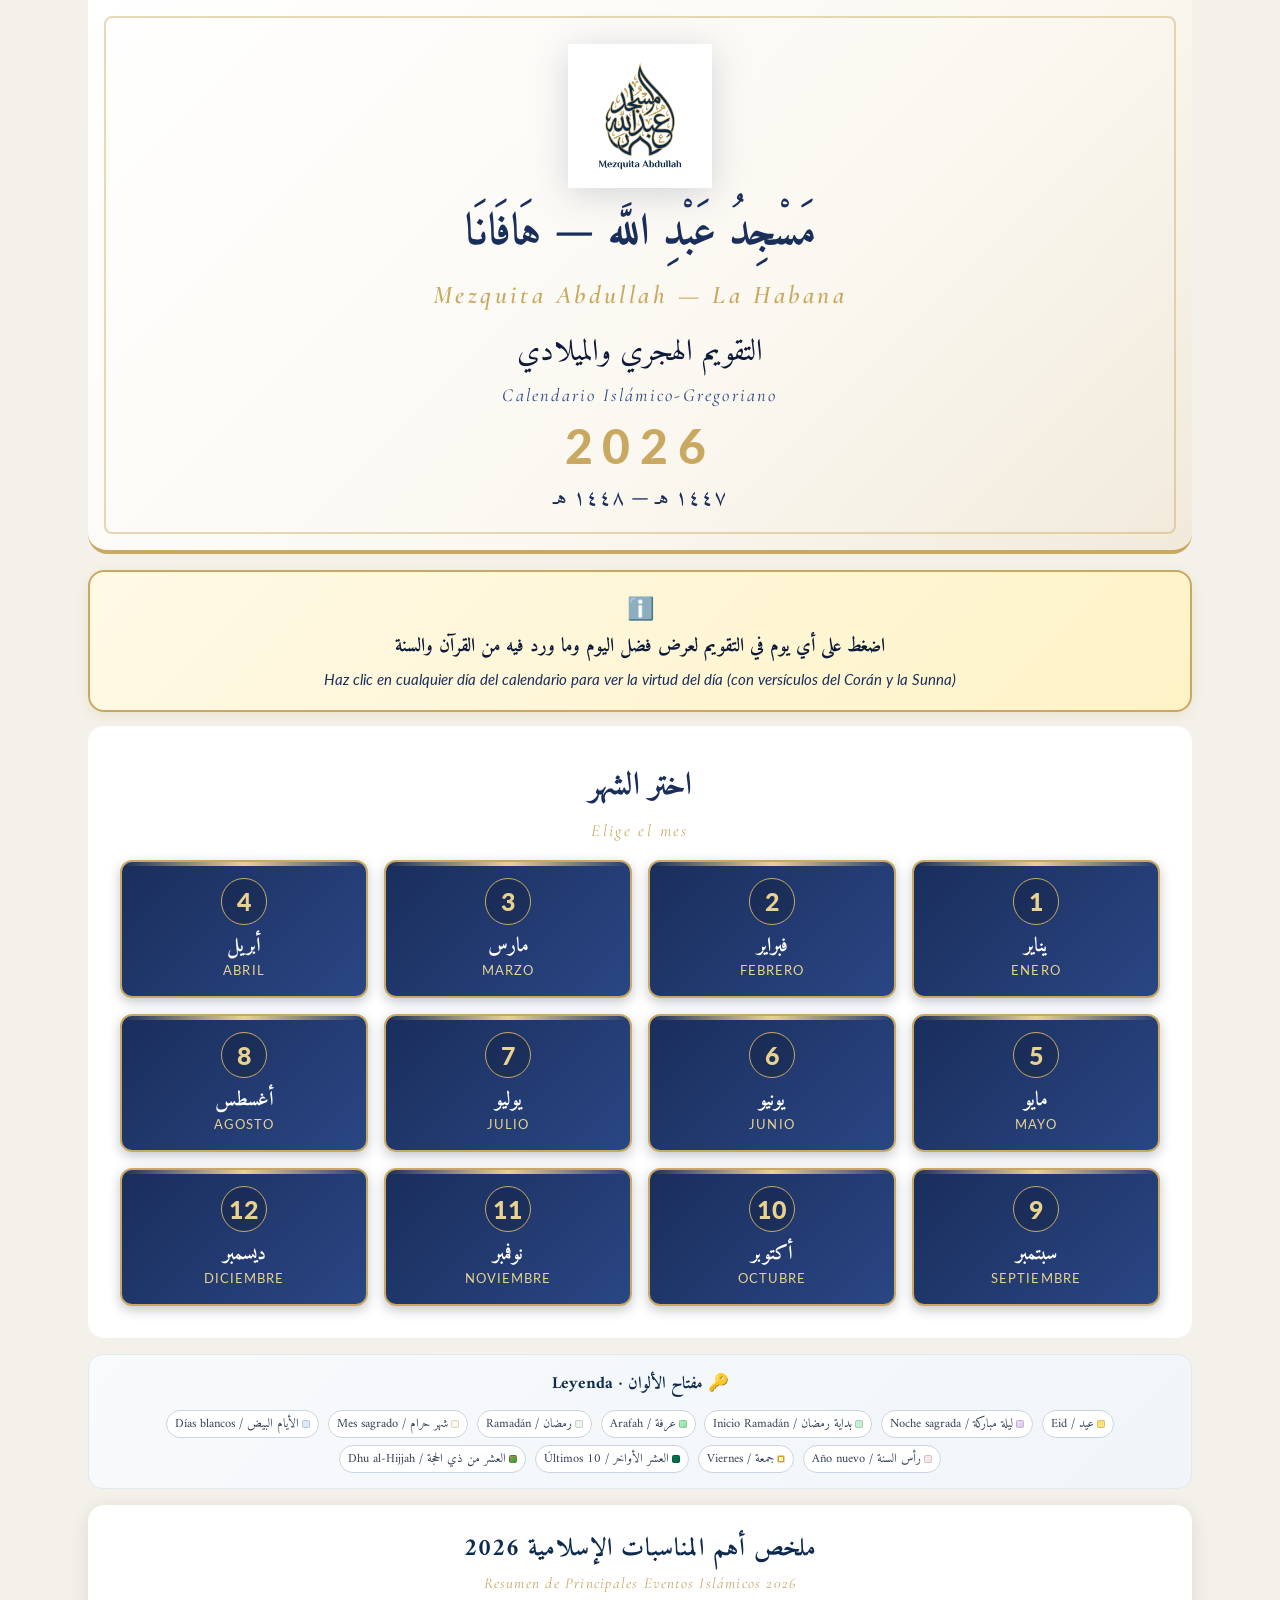
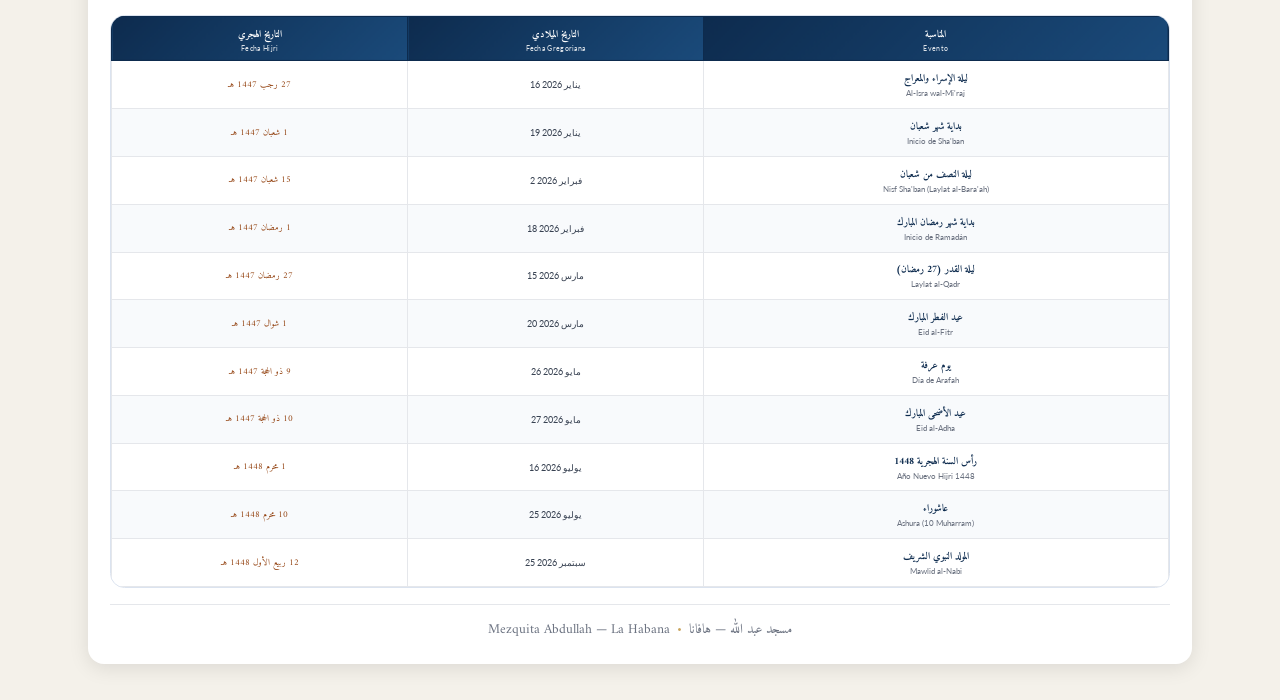
<file: index.html>
<!DOCTYPE html>
<html lang="ar" dir="rtl">
<head>
<meta charset="UTF-8">
<meta name="viewport" content="width=device-width, initial-scale=1.0">
<title>الصفحة الرئيسية | مسجد عبد الله — هافانا | Mezquita Abdullah</title>
<link rel="icon" type="image/png" href="logo.png">
<link rel="preconnect" href="https://fonts.googleapis.com">
<link rel="preconnect" href="https://fonts.gstatic.com" crossorigin>
<link href="https://fonts.googleapis.com/css2?family=Amiri:ital,wght@0,400;0,700;1,400&family=Scheherazade+New:wght@400;600;700&family=Lato:wght@300;400;700;900&family=Cormorant+Garamond:ital,wght@0,400;0,600;0,700;1,400&display=swap" rel="stylesheet">
<style>

* { margin: 0; padding: 0; box-sizing: border-box; }
html, body {
  background: #e8eaed;
  font-family: 'Amiri', 'Scheherazade New', 'Lato', serif;
  color: #1a1a1a;
  direction: rtl;
}
body { padding: 20px 0; }

/* ========== PAGE ========== */
.page {
  width: 420mm;
  min-height: 297mm;
  background: #fff;
  margin: 0 auto 20px;
  padding: 10mm;
  page-break-after: always;
  box-shadow: 0 4px 20px rgba(0,0,0,0.12);
  position: relative;
  overflow: hidden;
}

/* ========== COVER PAGE ========== */
.cover-page {
  background:
    radial-gradient(ellipse at top, #1a3a6c 0%, #0d2b4e 50%, #061a30 100%);
  color: #f7e9c4;
  display: flex;
  flex-direction: column;
  align-items: center;
  justify-content: center;
  text-align: center;
  padding: 30mm 20mm;
}
.cover-page::before {
  content: "";
  position: absolute; inset: 8mm;
  border: 3px double #c9a45c;
  border-radius: 6px;
  pointer-events: none;
  box-shadow: inset 0 0 0 2px rgba(201,164,92,0.25);
}
.cover-page::after {
  content: "";
  position: absolute; inset: 0;
  background:
    repeating-linear-gradient(45deg, transparent 0 18px, rgba(201,164,92,0.04) 18px 19px),
    repeating-linear-gradient(-45deg, transparent 0 18px, rgba(201,164,92,0.04) 18px 19px);
  pointer-events: none;
}
.cover-inner { position: relative; z-index: 2; max-width: 320mm; }
.basmala {
  font-family: 'Amiri', serif;
  font-size: 36px;
  color: #f3d27a;
  margin-bottom: 18mm;
  text-shadow: 0 2px 8px rgba(0,0,0,0.4);
}
.cover-crescent {
  font-size: 78px;
  color: #f0c860;
  margin-bottom: 6mm;
  filter: drop-shadow(0 4px 12px rgba(240,200,96,0.4));
}
.cover-mosque-ar {
  font-family: 'Amiri', serif;
  font-size: 76px;
  font-weight: 700;
  color: #fff;
  letter-spacing: 4px;
  text-shadow: 0 4px 14px rgba(0,0,0,0.5);
  margin-bottom: 6mm;
  line-height: 1.1;
}
.cover-mosque-es {
  font-family: 'Cormorant Garamond', serif;
  font-size: 44px;
  font-weight: 600;
  color: #f3d27a;
  letter-spacing: 6px;
  font-style: italic;
  direction: ltr;
  margin-bottom: 14mm;
}
.cover-divider {
  width: 220mm;
  height: 28px;
  margin: 6mm auto 12mm;
  background:
    linear-gradient(to right, transparent, #c9a45c 20%, #c9a45c 80%, transparent);
  -webkit-mask: radial-gradient(circle at center, transparent 8px, #000 9px),
                linear-gradient(#000,#000);
  -webkit-mask-composite: source-over;
  mask: radial-gradient(circle at center, transparent 8px, #000 9px),
        linear-gradient(#000,#000);
  position: relative;
}
.cover-divider::before, .cover-divider::after {
  content: "✦";
  position: absolute; top: 0;
  color: #f0c860; font-size: 22px;
}
.cover-divider::before { left: -2mm; }
.cover-divider::after { right: -2mm; }
.cover-title-ar {
  font-family: 'Amiri', serif;
  font-size: 48px;
  font-weight: 700;
  color: #f7e9c4;
  margin-bottom: 4mm;
  letter-spacing: 2px;
}
.cover-title-es {
  font-family: 'Cormorant Garamond', serif;
  font-size: 30px;
  font-weight: 500;
  color: #d4b475;
  font-style: italic;
  direction: ltr;
  margin-bottom: 16mm;
}
.cover-year {
  font-family: 'Lato', sans-serif;
  font-size: 120px;
  font-weight: 900;
  color: #fff;
  line-height: 1;
  letter-spacing: 12px;
  text-shadow: 0 6px 20px rgba(0,0,0,0.5);
  margin: 8mm 0;
}
.cover-hijri {
  font-family: 'Amiri', serif;
  font-size: 32px;
  color: #f0c860;
  font-weight: 700;
  letter-spacing: 3px;
  margin-bottom: 20mm;
}
.cover-location {
  font-family: 'Cormorant Garamond', serif;
  font-size: 20px;
  color: #d4b475;
  direction: ltr;
  font-style: italic;
  letter-spacing: 4px;
}
.cover-location .sep { margin: 0 8px; color: #c9a45c; }

/* ========== CALENDAR PAGES HEADER ========== */
.page-header {
  background: linear-gradient(135deg, #0d2b4e 0%, #1a4a7a 50%, #0d2b4e 100%);
  color: #fff;
  padding: 5mm 8mm;
  border-radius: 10px;
  margin-bottom: 5mm;
  display: flex;
  align-items: center;
  justify-content: space-between;
  position: relative;
  overflow: hidden;
}
.page-header::before {
  content: "";
  position: absolute; inset: 0;
  background: repeating-linear-gradient(45deg, transparent 0 20px, rgba(201,164,92,0.06) 20px 21px);
}
.ph-mosque { display: flex; flex-direction: column; gap: 2px; position: relative; z-index: 2; }
.ph-mosque-ar { font-family: 'Amiri', serif; font-size: 26px; font-weight: 700; color: #f7e9c4; letter-spacing: 2px; }
.ph-mosque-es { font-family: 'Cormorant Garamond', serif; font-size: 16px; color: #d4b475; direction: ltr; font-style: italic; letter-spacing: 3px; }
.ph-section { display: flex; flex-direction: column; gap: 2px; text-align: center; position: relative; z-index: 2; }
.ph-section-ar { font-family: 'Amiri', serif; font-size: 28px; font-weight: 700; color: #fff; }
.ph-section-es { font-family: 'Lato', sans-serif; font-size: 14px; color: #f0c860; direction: ltr; letter-spacing: 4px; font-weight: 300; }
.ph-year { font-family: 'Lato', sans-serif; font-size: 28px; font-weight: 900; color: #f0c860; letter-spacing: 3px; position: relative; z-index: 2; }

/* ========== MONTHS GRID (4 per page) ========== */
.months-grid-4 {
  display: grid;
  grid-template-columns: repeat(2, 1fr);
  grid-template-rows: repeat(2, 1fr);
  gap: 5mm;
  height: calc(297mm - 32mm);
}

.month-block {
  border-radius: 10px;
  overflow: hidden;
  box-shadow: 0 2px 10px rgba(0,0,0,0.10);
  border: 2px solid #d8d8d8;
  background: #fff;
  display: flex;
  flex-direction: column;
}
.month-block.sacred {
  border-color: #c9a45c;
  box-shadow: 0 2px 12px rgba(201,164,92,0.25);
}
.month-block.ramadan {
  border-color: #15803d;
  box-shadow: 0 2px 12px rgba(21,128,61,0.20);
}

.month-head {
  padding: 6px 10px;
  text-align: center;
  display: flex;
  align-items: center;
  justify-content: space-between;
}
.month-block:not(.sacred):not(.ramadan) .month-head { background: linear-gradient(135deg, #0d2b4e, #1a5276); color: #fff; }
.month-block.sacred .month-head { background: linear-gradient(135deg, #6B4F12, #b88a2a); color: #fff; }
.month-block.ramadan .month-head { background: linear-gradient(135deg, #0f4c2a, #1a7a43); color: #fff; }
.month-greg-name { display: flex; flex-direction: column; align-items: flex-start; }
.month-greg-name .m-ar { font-family: 'Amiri', serif; font-size: 22px; font-weight: 700; }
.month-greg-name .m-es { font-family: 'Lato', sans-serif; font-size: 12px; font-weight: 400; opacity: 0.85; direction: ltr; letter-spacing: 2px; }
.month-hijri-name { text-align: left; }
.month-hijri-name .m-ar { font-family: 'Amiri', serif; font-size: 14px; opacity: 0.95; display: block; }

.cal-table { width: 100%; border-collapse: collapse; flex: 1; }
.cal-table th {
  padding: 4px 2px;
  text-align: center;
  font-size: 11px;
  font-weight: 700;
  border-bottom: 2px solid rgba(0,0,0,0.08);
  vertical-align: middle;
}
.cal-table th .wd-ar { font-family: 'Amiri', serif; font-size: 13px; display: block; }
.cal-table th .wd-es { font-family: 'Lato', sans-serif; font-size: 8.5px; font-weight: 400; opacity: 0.8; direction: ltr; letter-spacing: 0.5px; display: block; margin-top: 1px; }
.month-block:not(.sacred):not(.ramadan) .cal-table th { background: #e8f0f8; color: #0d2b4e; }
.month-block.sacred .cal-table th { background: #fef3cd; color: #6B4F12; }
.month-block.ramadan .cal-table th { background: #d4edda; color: #0f4c2a; }
.cal-table th.fri { color: #b45309 !important; background: #fef3c7 !important; }
.cal-table th.sat { color: #b91c1c !important; }

.cal-table td {
  padding: 1.5px;
  text-align: center;
  vertical-align: top;
  border-bottom: 0.5px solid #eee;
}

.day-cell {
  display: flex;
  flex-direction: column;
  align-items: center;
  border-radius: 5px;
  padding: 3px 2px;
  min-height: 38px;
  position: relative;
  cursor: pointer;
  transition: transform 0.12s ease, box-shadow 0.12s ease;
}
.day-cell:hover {
  transform: translateY(-1px);
  box-shadow: 0 3px 10px rgba(0,0,0,0.18);
  z-index: 5;
}
.info-dot {
  position: absolute;
  top: 1px;
  inset-inline-end: 2px;
  font-size: 7px;
  color: #94a3b8;
  opacity: 0.6;
}
.day-cell:hover .info-dot { color: #0d2b4e; opacity: 1; }

.g-num { font-family: 'Lato', sans-serif; font-size: 16px; font-weight: 800; line-height: 1; color: #111; }
.h-num { font-family: 'Amiri', serif; font-size: 10px; color: #666; line-height: 1.1; margin-top: 1px; }
.ev-label {
  font-size: 7px;
  line-height: 1.15;
  text-align: center;
  font-weight: 600;
  max-width: 99%;
  margin-top: 1px;
}
.ev-ar { font-family: 'Amiri', serif; font-size: 7.5px; color: #0d2b4e; }
.ev-es { font-family: 'Lato', sans-serif; font-size: 6px; color: #4b5563; direction: ltr; opacity: 0.9; letter-spacing: 0.2px; }
.ev-label.mini { font-size: 6.5px; }

/* Day type backgrounds */
.dc-eid        { background: linear-gradient(135deg, #ffd966, #ffe88a) !important; }
.dc-eid2       { background: #fff3a0 !important; }
.dc-holy       { background: linear-gradient(135deg, #ede0f8, #dcc6f3) !important; }
.dc-fast-start { background: #c6f0d3 !important; }
.dc-arafah     { background: linear-gradient(135deg, #b7f3c4, #88e0a0) !important; }
.dc-ramadan    { background: #edf7ed; }
.dc-sacred     { background: #fef8e8; }
.dc-white      { background: #dbeafe !important; }
.dc-new-year   { background: #fce4ec !important; }

/* Friday highlight (gold frame) — applied on top */
.day-cell.is-friday {
  background: linear-gradient(135deg, #fef9e7, #fdf2c1);
  box-shadow: inset 0 0 0 1.5px #d4a017;
}
.day-cell.is-friday::after {
  content: "✦";
  position: absolute;
  bottom: 0px; inset-inline-start: 2px;
  color: #b45309;
  font-size: 8px;
  opacity: 0.85;
}
/* Friday + Ramadan etc keep their own bg via specificity (Friday adds frame only) */
.day-cell.is-friday.dc-ramadan { background: linear-gradient(135deg, #edf7ed, #d6f0d6); }
.day-cell.is-friday.dc-sacred  { background: linear-gradient(135deg, #fef8e8, #fbeec4); }
.day-cell.is-friday.dc-white   { background: linear-gradient(135deg, #dbeafe, #c5e0ff); }

/* Last ten Ramadan — deep emerald glow */
.day-cell.is-last10 {
  background: linear-gradient(135deg, #047857, #065f46) !important;
  color: #fff !important;
  box-shadow: inset 0 0 0 1.5px #fbbf24, 0 0 8px rgba(4,120,87,0.45);
}
.day-cell.is-last10 .g-num { color: #fff !important; }
.day-cell.is-last10 .h-num { color: #fde68a !important; }
.day-cell.is-last10 .ev-ar { color: #fef3c7 !important; }
.day-cell.is-last10 .ev-es { color: #fef3c7 !important; }
.day-cell.is-last10 .info-dot { color: #fde68a !important; opacity: 1; }
/* Laylat al-Qadr override */
.day-cell.is-last10.dc-holy {
  background: linear-gradient(135deg, #5b21b6, #7c3aed) !important;
  box-shadow: inset 0 0 0 2px #fbbf24, 0 0 12px rgba(124,58,237,0.5);
}

/* Ten Dhul-Hijjah — warm gold→green */
.day-cell.is-tendh {
  background: linear-gradient(135deg, #b8923a, #16a34a) !important;
  color: #fff !important;
  box-shadow: inset 0 0 0 1.5px #fde68a, 0 0 6px rgba(184,146,58,0.40);
}
.day-cell.is-tendh .g-num { color: #fff !important; }
.day-cell.is-tendh .h-num { color: #fef3c7 !important; }
.day-cell.is-tendh .ev-ar, .day-cell.is-tendh .ev-es { color: #fffbeb !important; }
.day-cell.is-tendh .info-dot { color: #fff !important; opacity: 1; }
/* Arafah / Adha keep their special background */
.day-cell.is-tendh.dc-arafah { background: linear-gradient(135deg, #15803d, #16a34a) !important; box-shadow: inset 0 0 0 2px #fbbf24, 0 0 10px rgba(22,163,74,0.5); }
.day-cell.is-tendh.dc-eid { background: linear-gradient(135deg, #d4a017, #ffd700) !important; color: #5b3a00 !important; box-shadow: inset 0 0 0 2px #92400e, 0 0 10px rgba(212,160,23,0.5); }
.day-cell.is-tendh.dc-eid .g-num { color: #5b3a00 !important; }
.day-cell.is-tendh.dc-eid .h-num { color: #7c3a00 !important; }
.day-cell.is-tendh.dc-eid .ev-ar, .day-cell.is-tendh.dc-eid .ev-es { color: #5b3a00 !important; }

.fri .g-num, .sat .g-num { color: #b91c1c; }

.month-footer {
  background: #f7f7f7;
  text-align: center;
  padding: 4px 6px;
  font-size: 9px;
  color: #555;
  border-top: 1px solid #ddd;
  display: flex;
  justify-content: center;
  align-items: center;
  gap: 8px;
}
.month-footer .ftr-es { font-family: 'Lato', sans-serif; direction: ltr; font-size: 8px; opacity: 0.85; letter-spacing: 0.5px; }

.page-footer {
  position: absolute;
  bottom: 4mm;
  left: 10mm;
  right: 10mm;
  text-align: center;
  font-size: 10px;
  color: #6b7280;
  padding-top: 4px;
  border-top: 1px solid #e5e7eb;
  display: flex;
  align-items: center;
  justify-content: center;
  gap: 8px;
  font-family: 'Amiri', 'Lato', serif;
}
.page-footer .dot { color: #c9a45c; }

/* ========== MODAL ========== */
.modal-overlay {
  position: fixed;
  inset: 0;
  background: rgba(10,20,40,0.65);
  backdrop-filter: blur(4px);
  -webkit-backdrop-filter: blur(4px);
  display: none;
  align-items: center;
  justify-content: center;
  z-index: 1000;
  padding: 20px;
  /* السماح بالتمرير على overlay عندما يكون المحتوى أطول من الشاشة */
  overflow-y: auto;
  -webkit-overflow-scrolling: touch;
  overscroll-behavior: contain;
}
.modal-overlay.active { display: flex; }
.modal {
  background: #fff;
  width: min(420px, 100%);
  max-height: 85vh;
  /* استخدام dvh عند توفره للتعامل مع شريط المتصفح المتحرك على الهاتف */
  max-height: 85dvh;
  display: flex;
  flex-direction: column;
  border-radius: 16px;
  border: 3px solid #c9a45c;
  box-shadow: 0 20px 60px rgba(0,0,0,0.4);
  position: relative;
  overflow: hidden; /* الحفاظ على الحواف المستديرة */
  animation: modalIn 0.25s ease-out;
  /* منع backdrop-filter من إفساد التمرير للعناصر الداخلية */
  will-change: transform, opacity;
}
@keyframes modalIn {
  from { opacity: 0; transform: translateY(20px) scale(0.96); }
  to { opacity: 1; transform: translateY(0) scale(1); }
}
.modal-header {
  background: linear-gradient(135deg, #0d2b4e, #1a4a7a);
  color: #fff;
  padding: 20px 28px;
  padding-inline-end: 60px; /* مساحة لزر الإغلاق */
  border-radius: 13px 13px 0 0;
  position: relative;
  flex-shrink: 0; /* الهيدر ثابت لا يُضغط */
}
.modal-close {
  position: absolute;
  top: 12px;
  inset-inline-end: 14px;
  width: 36px; height: 36px;
  border-radius: 50%;
  background: rgba(255,255,255,0.2);
  border: 1.5px solid rgba(255,255,255,0.3);
  color: #fff;
  font-size: 22px;
  cursor: pointer;
  display: flex; align-items: center; justify-content: center;
  transition: background 0.15s;
  z-index: 5;
  -webkit-tap-highlight-color: transparent;
  touch-action: manipulation;
}
.modal-close:hover { background: rgba(255,255,255,0.3); }
.modal-date-line {
  font-family: 'Lato', sans-serif;
  font-size: 14px;
  color: #f0c860;
  letter-spacing: 2px;
  margin-bottom: 4px;
}
.modal-title-ar { font-family: 'Amiri', serif; font-size: 28px; font-weight: 700; margin-bottom: 4px; }
.modal-title-es { font-family: 'Cormorant Garamond', serif; font-size: 18px; color: #d4b475; direction: ltr; font-style: italic; letter-spacing: 2px; }
.modal-section { margin-bottom: 18px; }
.modal-section h4 {
  font-family: 'Amiri', serif;
  font-size: 15px;
  color: #0d2b4e;
  margin-bottom: 6px;
  padding-bottom: 4px;
  border-bottom: 2px solid #c9a45c;
  display: inline-block;
}
.modal-section .es-label { font-family: 'Lato', sans-serif; font-size: 11px; color: #6b7280; direction: ltr; margin-left: 6px; }
.modal-section p.ar { font-family: 'Amiri', serif; font-size: 18px; line-height: 1.8; color: #1f2937; }
.modal-section p.es { font-family: 'Lato', sans-serif; font-size: 14px; line-height: 1.6; color: #374151; direction: ltr; text-align: left; margin-top: 8px; padding-inline-start: 12px; border-inline-start: 3px solid #c9a45c; }
/* جسم النافذة هو المنطقة القابلة للتمرير */
.modal-body {
  padding: 22px 28px;
  overflow-y: auto;
  -webkit-overflow-scrolling: touch;
  overscroll-behavior: contain;
  flex: 1 1 auto;
  min-height: 0; /* مهم لـ flex children حتى يعمل scroll */
}
.modal-footer {
  flex-shrink: 0;
}
.modal-quote {
  background: linear-gradient(135deg, #fef9e7, #fef3c7);
  border-radius: 10px;
  padding: 18px 22px;
  border: 1.5px solid #d4a017;
  margin-top: 10px;
}
.modal-quote .q-ar {
  font-family: 'Amiri', serif;
  font-size: 22px;
  line-height: 1.9;
  color: #5b3a00;
  text-align: center;
  font-weight: 600;
}
.modal-quote .q-es {
  font-family: 'Cormorant Garamond', serif;
  font-size: 15px;
  line-height: 1.55;
  color: #6b4f12;
  direction: ltr;
  text-align: center;
  font-style: italic;
  margin-top: 10px;
  padding-top: 10px;
  border-top: 1px dashed #d4a017;
}
.modal-quote .q-ref {
  font-family: 'Lato', sans-serif;
  font-size: 12px;
  color: #92400e;
  text-align: center;
  margin-top: 8px;
  letter-spacing: 1px;
}
.modal-footer {
  padding: 14px 28px;
  text-align: center;
  font-family: 'Amiri', serif;
  font-size: 13px;
  color: #6b7280;
  border-top: 1px solid #e5e7eb;
}
.modal-footer .es { font-family: 'Lato', sans-serif; font-size: 11px; direction: ltr; color: #9ca3af; }

/* ========== COMPACT LEGEND (under calendar) ========== */
.legend-compact {
  margin-top: 3mm;
  padding: 2.5mm 3mm;
  background: linear-gradient(135deg, #f8fafc, #f1f5f9);
  border-radius: 6px;
  border: 1px solid #e2e8f0;
}
.legend-title-small {
  text-align: center;
  font-family: 'Amiri', serif;
  font-size: 11px;
  font-weight: 700;
  color: #0d2b4e;
  margin-bottom: 2mm;
}
.legend-grid-small {
  display: flex;
  flex-wrap: wrap;
  gap: 1.2mm 2.5mm;
  justify-content: center;
}
.legend-chip {
  display: inline-flex;
  align-items: center;
  gap: 3px;
  padding: 1.5px 5px;
  border-radius: 14px;
  border: 1px solid #cbd5e1;
  background: #fff;
  font-size: 8px;
}
.legend-chip .swatch {
  width: 8px;
  height: 8px;
  border-radius: 2px;
  flex-shrink: 0;
  border: 1px solid rgba(0,0,0,0.15);
}
.legend-chip .swatch.dc-eid { background: linear-gradient(135deg, #ffd966, #ffe88a); }
.legend-chip .swatch.dc-eid2 { background: #fff3a0; }
.legend-chip .swatch.dc-holy { background: linear-gradient(135deg, #ede0f8, #dcc6f3); }
.legend-chip .swatch.dc-fast-start { background: #c6f0d3; }
.legend-chip .swatch.dc-arafah { background: linear-gradient(135deg, #b7f3c4, #88e0a0); }
.legend-chip .swatch.dc-ramadan { background: #edf7ed; }
.legend-chip .swatch.dc-sacred { background: #fef8e8; }
.legend-chip .swatch.dc-white { background: #dbeafe; }
.legend-chip .swatch.dc-new-year { background: #fce4ec; }
.legend-chip .swatch.is-friday { background: linear-gradient(135deg, #fef9e7, #fdf2c1); box-shadow: inset 0 0 0 1px #d4a017; }
.legend-chip .swatch.is-last10 { background: linear-gradient(135deg, #047857, #065f46); }
.legend-chip .swatch.is-tendh { background: linear-gradient(135deg, #b8923a, #16a34a); }
.legend-chip .text {
  font-family: 'Amiri', serif;
  font-size: 8px;
  color: #334155;
  white-space: nowrap;
}

/* ========== COMPACT EVENTS TABLE ========== */
.events-page {
  background: #fff;
  padding: 5mm 6mm;
  max-height: 100mm;
}
.events-title {
  text-align: center;
  font-family: 'Amiri', serif;
  font-size: 16px;
  font-weight: 700;
  color: #0d2b4e;
  margin-bottom: 1mm;
  letter-spacing: 1px;
}
.events-subtitle {
  text-align: center;
  font-family: 'Cormorant Garamond', serif;
  font-size: 10px;
  color: #c9a45c;
  direction: ltr;
  font-style: italic;
  letter-spacing: 1.5px;
  margin-bottom: 3mm;
}
.events-table-wrap { overflow-x: auto; max-width: 92%; margin: 0 auto; }
.events-table {
  width: 100%;
  border-collapse: collapse;
  font-family: 'Amiri', 'Lato', serif;
  font-size: 9px;
  table-layout: fixed;
}
.events-table th {
  background: linear-gradient(135deg, #0d2b4e, #1a4a7a);
  color: #fff;
  padding: 4px 3px;
  text-align: center;
  font-family: 'Amiri', serif;
  font-size: 10px;
  font-weight: 700;
  border: 1px solid #0d2b4e;
}
.events-table th .es { font-family: 'Lato', sans-serif; font-size: 7px; font-weight: 400; opacity: 0.85; direction: ltr; display: block; margin-top: 1px; letter-spacing: 0.3px; }
.events-table td {
  padding: 3px 3px;
  border: 1px solid #e5e7eb;
  text-align: center;
  vertical-align: middle;
}
.events-table tr:nth-child(even) { background: #f8fafc; }
.events-table tr:hover { background: #eef6ff; }
.events-table .ev-name-ar { font-family: 'Amiri', serif; font-size: 10px; font-weight: 700; color: #0d2b4e; }
.events-table .ev-name-es { font-family: 'Lato', sans-serif; font-size: 8px; color: #6b7280; direction: ltr; display: block; margin-top: 1px; }
.events-table .date-greg { font-family: 'Lato', sans-serif; font-size: 9px; color: #374151; direction: ltr; }
.events-table .date-hijri { font-family: 'Amiri', serif; font-size: 9px; color: #92400e; }
.events-table col:first-child { width: 44%; }
.events-table col:nth-child(2) { width: 28%; }
.events-table col:nth-child(3) { width: 28%; }

/* ========== MODAL MOBILE FIXES ========== */
@media (max-width: 640px) {
  /* تعطيل blur على الهاتف (يسبب lag ومشاكل تمرير على iOS/Android القديم) */
  .modal-overlay {
    padding: 10px;
    align-items: flex-start; /* لصق بالأعلى لتجنب قطع المحتوى الطويل */
    justify-content: center;
    backdrop-filter: none;
    -webkit-backdrop-filter: none;
    background: rgba(10,20,40,0.78);
    /* استخدام dvh لتجنب مشاكل شريط العنوان المتحرك */
    height: 100vh;
    height: 100dvh;
    overflow-y: auto;
    -webkit-overflow-scrolling: touch;
    overscroll-behavior: contain;
    /* تجنب إيماءات التمرير في الخلفية */
    touch-action: pan-y;
  }
  .modal-overlay.active {
    display: flex;
  }
  .modal {
    width: 100%;
    max-width: 460px;
    margin: 12px auto;
    /* الارتفاع الأقصى: استخدام dvh لتفادي قفز شريط المتصفح */
    max-height: calc(100dvh - 24px);
    max-height: calc(100vh - 24px); /* fallback */
    border-radius: 14px;
    border-width: 2px;
    position: relative;
    /* مهم: نضمن أن العنصر لا يتأثر بـ transform بعد انتهاء الأنيميشن */
    display: flex;
    flex-direction: column;
    overflow: hidden;
  }
  /* استخدام dvh في المتصفحات الحديثة فقط */
  @supports (height: 100dvh) {
    .modal { max-height: calc(100dvh - 24px); }
  }
  .modal-header {
    padding: 14px 18px;
    padding-inline-end: 54px;
    border-radius: 12px 12px 0 0;
    flex-shrink: 0;
  }
  .modal-close {
    width: 38px; height: 38px;       /* أكبر للضغط السهل (≥ 38px) */
    font-size: 20px;
    top: 8px;
    inset-inline-end: 8px;
    background: rgba(255,255,255,0.28);
    border: 1.5px solid rgba(255,255,255,0.45);
    box-shadow: 0 2px 6px rgba(0,0,0,0.25);
  }
  .modal-date-line { font-size: 11px; letter-spacing: 1px; }
  .modal-title-ar { font-size: 20px; }
  .modal-title-es { font-size: 14px; }
  .modal-body {
    padding: 14px 18px 18px;
    overflow-y: auto;
    -webkit-overflow-scrolling: touch;
    overscroll-behavior: contain;
    flex: 1 1 auto;
    min-height: 0;
  }
  .modal-section { margin-bottom: 12px; }
  .modal-section h4 { font-size: 13px; }
  .modal-section p.ar { font-size: 15px; }
  .modal-section p.es { font-size: 12px; }
  .modal-quote { padding: 12px 14px; }
  .modal-quote .q-ar { font-size: 16px; line-height: 1.85; }
  .modal-quote .q-es { font-size: 13px; }
  .modal-footer {
    padding: 10px 18px;
    font-size: 11px;
    flex-shrink: 0;
  }
}

/* === تحسين الوضع الأفقي (Landscape) على الهاتف === */
@media (max-width: 900px) and (orientation: landscape) and (max-height: 500px) {
  .modal-overlay { padding: 6px; align-items: flex-start; }
  .modal {
    max-height: calc(100dvh - 12px);
    max-height: calc(100vh - 12px);
    margin: 6px auto;
  }
  .modal-header { padding: 10px 16px; padding-inline-end: 50px; }
  .modal-title-ar { font-size: 18px; margin-bottom: 2px; }
  .modal-title-es { font-size: 12px; }
  .modal-date-line { font-size: 10px; margin-bottom: 2px; }
  .modal-close { width: 34px; height: 34px; font-size: 18px; top: 6px; inset-inline-end: 6px; }
  .modal-body { padding: 10px 16px; }
  .modal-section { margin-bottom: 10px; }
  .modal-quote { padding: 10px 12px; }
  .modal-footer { padding: 8px 16px; }
}

/* === دعم الشاشات الصغيرة جداً === */
@media (max-width: 360px) {
  .modal-header { padding: 12px 14px; padding-inline-end: 50px; }
  .modal-body { padding: 12px 14px; }
  .modal-title-ar { font-size: 18px; }
  .modal-section p.ar { font-size: 14px; }
  .modal-quote .q-ar { font-size: 15px; }
}

/* ========== PRINT ========== */
@media print {
  body { background: #fff; padding: 0; }
  .page { box-shadow: none; margin: 0; page-break-after: always; }
  .info-dot { display: none !important; }
  .modal-overlay { display: none !important; }
  .day-cell { cursor: default; }
  .day-cell:hover { transform: none; box-shadow: none; }
}

@page { size: A3 landscape; margin: 0; }


/* ===== New theme: navy + gold from mosque logo ===== */
:root{
  --navy:#1a2e5c;
  --navy-dark:#0d1a3a;
  --navy-light:#2a4684;
  --gold:#c9a961;
  --gold-light:#e8d28f;
  --cream:#fbf8f1;
}
html, body { background:#f4f1ea; }
/* Override cover gradients on new index */
.home-hero{
  background: linear-gradient(135deg, #ffffff 0%, #fbf8f1 60%, #f1eadb 100%);
  color: var(--navy);
  text-align:center;
  padding: 24mm 16mm 18mm;
  border-bottom: 4px solid var(--gold);
  position:relative;
}
.home-hero::before{
  content:""; position:absolute; inset: 5mm; pointer-events:none;
  border: 2px solid rgba(201,169,97,0.45); border-radius: 8px;
}
.home-logo{
  width: 160px; height: 160px; object-fit: contain;
  margin: 0 auto 6mm; display:block;
  filter: drop-shadow(0 6px 18px rgba(26,46,92,0.18));
}
.home-mosque-ar{
  font-family:'Amiri', serif; font-size: 44px; font-weight:700;
  color: var(--navy); letter-spacing: 3px; margin-bottom: 4mm;
}
.home-mosque-es{
  font-family:'Cormorant Garamond', serif; font-size: 26px; font-weight:600;
  color: var(--gold); font-style: italic; letter-spacing: 4px;
  direction:ltr; margin-bottom: 6mm;
}
.home-title-ar{
  font-family:'Amiri', serif; font-size: 30px; color: var(--navy-dark);
  margin-bottom: 2mm;
}
.home-title-es{
  font-family:'Cormorant Garamond', serif; font-size: 18px; color: var(--navy-light);
  direction:ltr; letter-spacing: 3px; font-style:italic; margin-bottom: 4mm;
}
.home-year{
  font-family:'Lato', sans-serif; font-size: 42px; font-weight:900;
  color: var(--gold); letter-spacing: 8px;
}
.home-hijri{
  font-family:'Amiri', serif; font-size: 22px; color: var(--navy);
  margin-top: 2mm;
}

/* Notice banner */
.home-notice{
  margin: 8mm auto 4mm;
  max-width: 92%;
  background: linear-gradient(135deg, #fff9e6, #fef3c7);
  border: 2px solid var(--gold);
  border-radius: 10px;
  padding: 14px 20px;
  text-align:center;
  box-shadow: 0 4px 12px rgba(201,169,97,0.18);
}
.home-notice .ar{
  font-family:'Amiri', serif; font-size: 18px; font-weight:700;
  color: var(--navy-dark); display:block; margin-bottom: 4px;
}
.home-notice .es{
  font-family:'Lato', sans-serif; font-size: 13px; color: var(--navy);
  direction: ltr; display:block; font-style: italic;
}
.home-notice .icon{ font-size: 22px; color: var(--gold); margin: 0 6px; vertical-align:middle; }

/* Buttons grid */
.months-section{
  padding: 8mm 10mm 12mm;
  background: #fff;
}
.months-section-title{
  text-align:center;
  font-family:'Amiri', serif; font-size: 26px; font-weight:700;
  color: var(--navy); margin-bottom: 2mm;
}
.months-section-title-es{
  text-align:center;
  font-family:'Cormorant Garamond', serif; font-size: 15px;
  color: var(--gold); direction: ltr; letter-spacing: 3px;
  font-style:italic; margin-bottom: 8mm;
}
.months-buttons{
  display: grid;
  grid-template-columns: repeat(4, 1fr);
  gap: 14px;
  max-width: 980px;
  margin: 0 auto;
}
.month-btn{
  display:flex; flex-direction:column; align-items:center; justify-content:center;
  background: linear-gradient(135deg, var(--navy) 0%, var(--navy-light) 100%);
  color: #fff;
  text-decoration: none;
  border-radius: 12px;
  padding: 18px 10px;
  border: 2px solid var(--gold);
  box-shadow: 0 4px 12px rgba(13,26,58,0.25);
  transition: transform .18s ease, box-shadow .18s ease, background .18s ease;
  cursor: pointer;
  position: relative;
  overflow: hidden;
}
.month-btn::before{
  content: ""; position: absolute; top: 0; left: 0; right: 0; height: 4px;
  background: linear-gradient(90deg, transparent, var(--gold-light), transparent);
}
.month-btn:hover{
  transform: translateY(-3px);
  box-shadow: 0 10px 22px rgba(13,26,58,0.35);
  background: linear-gradient(135deg, var(--navy-light) 0%, var(--navy) 100%);
}
.month-btn .num{
  font-family:'Lato', sans-serif; font-size: 28px; font-weight: 900;
  color: var(--gold-light);
  background: rgba(0,0,0,0.18);
  width: 44px; height: 44px; border-radius: 50%;
  display: flex; align-items:center; justify-content:center;
  margin-bottom: 8px;
  border: 1.5px solid var(--gold);
}
.month-btn .ar{
  font-family:'Amiri', serif; font-size: 20px; font-weight:700;
  color: #fff; margin-bottom: 2px;
}
.month-btn .es{
  font-family:'Lato', sans-serif; font-size: 12px;
  color: var(--gold-light); direction: ltr; letter-spacing: 1.5px;
  text-transform: uppercase;
}

@media (max-width: 900px){
  .months-buttons{ grid-template-columns: repeat(3, 1fr); }
  .home-mosque-ar{ font-size: 32px; }
  .home-mosque-es{ font-size: 20px; }
  .home-logo{ width: 120px; height: 120px; }
}
@media (max-width: 560px){
  .months-buttons{ grid-template-columns: repeat(2, 1fr); }
  .home-hero{ padding: 14mm 6mm; }
  .home-mosque-ar{ font-size: 26px; }
  .home-year{ font-size: 32px; }
}

/* Month page header back-button */
.back-bar{
  background: var(--navy);
  color: #fff;
  padding: 10px 18px;
  display: flex; align-items: center; justify-content: space-between;
  gap: 12px;
  border-bottom: 3px solid var(--gold);
  position: sticky; top: 0; z-index: 50;
  box-shadow: 0 2px 8px rgba(0,0,0,0.18);
}
.back-bar .brand{
  display:flex; align-items:center; gap:10px;
  font-family:'Amiri', serif; font-weight:700; font-size: 16px;
}
.back-bar .brand img{ width: 32px; height: 32px; object-fit: contain; }
.back-bar .brand .es{
  font-family:'Cormorant Garamond', serif; font-style:italic;
  font-size: 12px; color: var(--gold-light); direction: ltr;
  display: block; letter-spacing: 1.5px;
}
.back-btn{
  background: var(--gold);
  color: var(--navy-dark);
  border: none;
  padding: 8px 14px;
  border-radius: 8px;
  font-family: 'Amiri', 'Lato', serif;
  font-weight: 700;
  font-size: 14px;
  cursor: pointer;
  text-decoration: none;
  display: inline-flex; align-items: center; gap: 8px;
  transition: transform .15s, background .15s;
}
.back-btn:hover{ background: var(--gold-light); transform: translateY(-1px); }
.back-btn .es{
  font-family:'Lato', sans-serif; font-style:italic;
  font-size: 11px; color: var(--navy); direction:ltr; letter-spacing:1px;
}

.month-page-title{
  text-align:center;
  padding: 14mm 10mm 4mm;
}
.month-page-title .num-badge{
  display:inline-flex; align-items:center; justify-content:center;
  width: 64px; height: 64px; border-radius: 50%;
  background: linear-gradient(135deg, var(--navy), var(--navy-light));
  color: var(--gold-light);
  font-family:'Lato', sans-serif; font-size: 30px; font-weight:900;
  border: 3px solid var(--gold);
  margin: 0 auto 6mm;
  box-shadow: 0 6px 16px rgba(13,26,58,0.25);
}
.month-page-title .ar{
  font-family:'Amiri', serif; font-size: 40px; font-weight:700;
  color: var(--navy); display:block; margin-bottom: 3mm;
}
.month-page-title .es{
  font-family:'Cormorant Garamond', serif; font-size: 22px;
  color: var(--gold); direction: ltr; letter-spacing: 4px;
  font-style: italic; display:block; margin-bottom: 2mm;
}
.month-page-title .hijri{
  font-family:'Amiri', serif; font-size: 18px; color: var(--navy-light);
  display:block;
}

/* Adjust single-month page wrapper */
.single-month-wrap{
  background: #fff;
  width: 100%;
  max-width: 1100px;
  margin: 6mm auto;
  padding: 6mm 8mm 10mm;
  box-shadow: 0 4px 24px rgba(0,0,0,0.10);
  border-radius: 8px;
  border-top: 4px solid var(--gold);
}
.single-month-wrap .month-block{
  break-inside: avoid;
  border: 1px solid #e5e7eb;
}

/* Inter-month navigation */
.month-nav{
  display:flex; justify-content:space-between; align-items:center;
  max-width: 1100px; margin: 6mm auto 8mm; padding: 0 8mm;
  gap: 10px;
}
.month-nav a, .month-nav span{
  flex: 1;
  text-align: center;
  background: #fff;
  border: 2px solid var(--gold);
  color: var(--navy);
  padding: 10px 14px;
  border-radius: 10px;
  text-decoration: none;
  font-family:'Amiri', serif;
  font-weight: 700;
  font-size: 14px;
  transition: background .15s, transform .15s;
}
.month-nav a:hover{ background: var(--gold-light); transform: translateY(-1px); }
.month-nav .home-link{
  background: var(--navy); color: #fff;
}
.month-nav .home-link:hover{ background: var(--navy-light); color: #fff; }
.month-nav .es{
  display:block; font-family:'Lato', sans-serif; font-size: 11px;
  direction: ltr; color: var(--gold); letter-spacing:1.5px;
  font-style: italic; margin-top: 2px;
}
.month-nav .home-link .es{ color: var(--gold-light); }
.month-nav span.disabled{ opacity: 0.4; cursor: not-allowed; background:#f3f4f6; }

/* Print: hide back-bar & nav buttons */
@media print {
  .back-bar, .month-nav, .home-notice { display: none !important; }
}



/* ========== SCREEN RESPONSIVE REWRITE FOR HOME + MOBILE ========== */
@media screen {
  :root {
    --screen-max: 72rem;
    --screen-gap: clamp(0.75rem, 2.8vw, 1.5rem);
    --screen-radius: 1rem;
    --screen-padding: clamp(0.9rem, 3vw, 1.5rem);
  }

  html {
    overflow-x: hidden;
    -webkit-text-size-adjust: 100%;
    scroll-behavior: smooth;
  }

  body {
    width: 100%;
    max-width: 100%;
    margin: 0;
    padding: 0;
    overflow-x: hidden;
    background: #f4f1ea;
  }

  body > * {
    max-width: 100%;
  }

  img,
  iframe,
  table {
    max-width: 100%;
  }

  .home-shell {
    width: 100%;
    max-width: var(--screen-max);
    margin-inline: auto;
    padding-inline: clamp(0.75rem, 3.2vw, 1.5rem);
    padding-bottom: 1.25rem;
  }

  .page {
    width: min(100%, var(--screen-max));
    min-height: auto;
    margin: 0 auto 1rem;
    padding: var(--screen-padding);
    border-radius: var(--screen-radius);
    box-shadow: 0 0.25rem 1.25rem rgba(0,0,0,0.10);
    page-break-after: auto;
    overflow: clip;
  }

  .home-hero,
  .home-notice,
  .months-section,
  .legend-compact,
  .events-page,
  .single-month-wrap,
  .month-nav,
  .month-page-title,
  .back-bar {
    width: 100%;
    max-width: var(--screen-max);
    margin-inline: auto;
  }

  .home-hero {
    padding: clamp(1.25rem, 5vw, 2.75rem) clamp(0.9rem, 4vw, 2rem) clamp(1.1rem, 4vw, 2rem);
    border-radius: 0 0 1.25rem 1.25rem;
    overflow: hidden;
  }

  .home-hero::before {
    inset: clamp(0.55rem, 2vw, 1rem);
  }

  .home-logo {
    width: clamp(5.5rem, 28vw, 9rem);
    height: clamp(5.5rem, 28vw, 9rem);
    margin-bottom: 1rem;
  }

  .home-mosque-ar {
    font-size: clamp(1.7rem, 5.8vw, 2.75rem);
    line-height: 1.35;
    letter-spacing: normal;
    word-break: break-word;
  }

  .home-mosque-es {
    font-size: clamp(1.05rem, 4.3vw, 1.6rem);
    letter-spacing: 0.14em;
    margin-bottom: 1rem;
  }

  .home-title-ar {
    font-size: clamp(1.4rem, 4.8vw, 1.9rem);
    margin-bottom: 0.35rem;
  }

  .home-title-es {
    font-size: clamp(0.95rem, 3.5vw, 1.15rem);
    letter-spacing: 0.12em;
    margin-bottom: 0.85rem;
  }

  .home-year {
    font-size: clamp(2rem, 8vw, 3rem);
    letter-spacing: 0.2em;
    line-height: 1.1;
  }

  .home-hijri {
    font-size: clamp(1rem, 4vw, 1.35rem);
    margin-top: 0.45rem;
  }

  .home-notice {
    margin: 1rem auto 0.9rem;
    max-width: var(--screen-max);
    padding: clamp(0.9rem, 3.5vw, 1.2rem);
    border-radius: 1rem;
  }

  .home-notice .ar {
    font-size: clamp(1.05rem, 4vw, 1.2rem);
    line-height: 1.7;
  }

  .home-notice .es {
    font-size: clamp(0.86rem, 3vw, 0.95rem);
    line-height: 1.6;
  }

  .months-section {
    padding: clamp(1rem, 4vw, 2rem);
    border-radius: 1rem;
    margin-bottom: 1rem;
  }

  .months-section-title {
    font-size: clamp(1.5rem, 5.2vw, 2rem);
    margin-bottom: 0.35rem;
  }

  .months-section-title-es {
    font-size: clamp(0.95rem, 3.6vw, 1.05rem);
    letter-spacing: 0.14em;
    margin-bottom: 1.2rem;
  }

  .months-buttons {
    grid-template-columns: repeat(4, minmax(0, 1fr));
    gap: clamp(0.7rem, 2.5vw, 1rem);
    width: 100%;
    max-width: 100%;
  }

  .month-btn {
    min-width: 0;
    min-height: 7.5rem;
    padding: 1rem 0.7rem;
    text-align: center;
  }

  .month-btn .num {
    width: clamp(2.5rem, 11vw, 2.9rem);
    height: clamp(2.5rem, 11vw, 2.9rem);
    font-size: clamp(1.15rem, 4.8vw, 1.55rem);
    margin-bottom: 0.55rem;
  }

  .month-btn .ar {
    font-size: clamp(1rem, 4.2vw, 1.25rem);
    line-height: 1.35;
  }

  .month-btn .es {
    font-size: clamp(0.72rem, 2.7vw, 0.82rem);
    letter-spacing: 0.08em;
    line-height: 1.35;
  }

  .legend-compact {
    margin: 0 auto 1rem !important;
    padding: 0.9rem;
    border-radius: 0.9rem;
  }

  .legend-title-small {
    font-size: clamp(0.95rem, 3.4vw, 1.05rem);
    margin-bottom: 0.7rem;
  }

  .legend-grid-small {
    gap: 0.45rem 0.55rem;
  }

  .legend-chip {
    max-width: 100%;
    padding: 0.28rem 0.5rem;
  }

  .legend-chip .text {
    font-size: 0.78rem;
    white-space: normal;
    line-height: 1.35;
  }

  .events-page {
    padding: clamp(0.9rem, 3.8vw, 1.4rem);
    max-height: none;
  }

  .events-title {
    font-size: clamp(1.2rem, 4.7vw, 1.55rem);
    margin-bottom: 0.2rem;
  }

  .events-subtitle {
    font-size: clamp(0.82rem, 3vw, 0.95rem);
    letter-spacing: 0.08em;
    margin-bottom: 0.9rem;
  }

  .events-table-wrap {
    width: 100%;
    max-width: 100%;
    margin: 0 auto;
    overflow-x: auto;
    overflow-y: hidden;
    -webkit-overflow-scrolling: touch;
    border-radius: 0.9rem;
    border: 1px solid #dbe3ef;
    background: #fff;
  }

  .events-table {
    width: 100%;
    min-width: 36rem;
    table-layout: auto;
  }

  .events-table th,
  .events-table td {
    padding: 0.55rem 0.45rem;
  }

  .events-table .ev-name-ar,
  .events-table .date-hijri,
  .events-table .date-greg {
    white-space: nowrap;
  }

  .events-table .ev-name-es {
    white-space: normal;
    line-height: 1.4;
  }

  .page-footer {
    position: static !important;
    left: auto;
    right: auto;
    bottom: auto;
    margin-top: 1rem !important;
    padding-top: 0.8rem;
    flex-wrap: wrap;
    gap: 0.45rem;
    font-size: 0.85rem;
  }

  .back-bar {
    padding: 0.8rem 1rem;
    flex-wrap: wrap;
  }

  .month-nav {
    padding: 0 1rem;
    margin: 1rem auto;
  }

  .month-page-title {
    padding: 1.5rem 1rem 0.8rem;
  }

  .single-month-wrap {
    margin: 1rem auto;
    padding: 1rem;
  }

  .month-head,
  .page-header {
    gap: 0.5rem;
  }

  .maps-section,
  .map-section,
  .map-wrapper,
  .location-map,
  .google-map {
    width: 100%;
    max-width: var(--screen-max);
    margin-inline: auto;
  }

  .maps-section iframe,
  .map-section iframe,
  .map-wrapper iframe,
  .location-map iframe,
  .google-map iframe {
    width: 100%;
    min-height: 16rem;
    border: 0;
    display: block;
  }
}

@media screen and (max-width: 900px) {
  .months-buttons {
    grid-template-columns: repeat(2, minmax(0, 1fr));
  }

  .month-nav {
    flex-wrap: wrap;
    padding-inline: 0.75rem;
  }

  .month-nav a,
  .month-nav span {
    min-width: min(100%, 12rem);
  }
}

@media screen and (max-width: 640px) {
  .home-shell {
    padding-inline: 0.75rem;
  }

  .home-hero {
    border-radius: 0 0 1rem 1rem;
    padding-inline: 0.9rem;
  }

  .home-notice,
  .months-section,
  .legend-compact,
  .events-page,
  .single-month-wrap {
    border-radius: 0.95rem;
  }

  .months-buttons {
    grid-template-columns: repeat(2, minmax(0, 1fr));
    gap: 0.7rem;
  }

  .month-btn {
    min-height: 6.9rem;
    padding: 0.9rem 0.55rem;
  }

  .events-table {
    min-width: 34rem;
  }

  .back-bar {
    justify-content: center;
    text-align: center;
  }

  .back-bar .brand {
    width: 100%;
    justify-content: center;
  }
}

@media screen and (max-width: 480px) {
  html, body {
    direction: rtl;
  }

  .home-shell {
    padding-inline: 0.55rem;
  }

  .home-hero::before {
    inset: 0.45rem;
  }

  .home-mosque-ar {
    font-size: 1.5rem;
  }

  .home-mosque-es {
    letter-spacing: 0.08em;
  }

  .home-year {
    letter-spacing: 0.12em;
  }

  .months-section,
  .events-page {
    padding: 0.8rem;
  }

  .months-buttons {
    grid-template-columns: repeat(2, minmax(0, 1fr));
  }

  .month-btn {
    border-radius: 0.9rem;
  }

  .events-table {
    min-width: 32rem;
  }

  .events-table th {
    font-size: 0.83rem;
  }

  .events-table td {
    font-size: 0.8rem;
  }

  .events-table .ev-name-ar,
  .events-table .date-hijri,
  .events-table .date-greg {
    white-space: normal;
    line-height: 1.45;
  }

  .month-nav {
    gap: 0.6rem;
    padding-inline: 0.55rem;
  }

  .month-nav a,
  .month-nav span,
  .back-btn {
    width: 100%;
  }
}

@media screen and (max-width: 360px) {
  .months-buttons {
    grid-template-columns: 1fr;
  }

  .month-btn {
    min-height: 6.4rem;
  }

  .events-table {
    min-width: 29rem;
  }

  .legend-chip {
    width: 100%;
    justify-content: center;
  }
}

</style>
</head>
<body>
<main class="home-shell">

<!-- ===================== HOME PAGE ===================== -->
<div class="home-hero">
  <img src="logo.png" alt="شعار مسجد عبد الله — Mezquita Abdullah" class="home-logo">
  <div class="home-mosque-ar">مَسْجِدُ عَبْدِ اللَّه — هَافَانَا</div>
  <div class="home-mosque-es">Mezquita Abdullah — La Habana</div>
  <div class="home-title-ar">التقويم الهجري والميلادي</div>
  <div class="home-title-es">Calendario Islámico-Gregoriano</div>
  <div class="home-year">2026</div>
  <div class="home-hijri">١٤٤٧ هـ — ١٤٤٨ هـ</div>
</div>

<!-- Notice -->
<div class="home-notice">
  <span class="icon">ℹ️</span>
  <span class="ar">اضغط على أي يوم في التقويم لعرض فضل اليوم وما ورد فيه من القرآن والسنة</span>
  <span class="es">Haz clic en cualquier día del calendario para ver la virtud del día (con versículos del Corán y la Sunna)</span>
</div>

<!-- Months buttons -->
<div class="months-section">
  <div class="months-section-title">اختر الشهر</div>
  <div class="months-section-title-es">Elige el mes</div>
  <div class="months-buttons">
    
    <a class="month-btn" href="january.html" aria-label="يناير / Enero">
      <span class="num">1</span>
      <span class="ar">يناير</span>
      <span class="es">Enero</span>
    </a>

    <a class="month-btn" href="february.html" aria-label="فبراير / Febrero">
      <span class="num">2</span>
      <span class="ar">فبراير</span>
      <span class="es">Febrero</span>
    </a>

    <a class="month-btn" href="march.html" aria-label="مارس / Marzo">
      <span class="num">3</span>
      <span class="ar">مارس</span>
      <span class="es">Marzo</span>
    </a>

    <a class="month-btn" href="april.html" aria-label="أبريل / Abril">
      <span class="num">4</span>
      <span class="ar">أبريل</span>
      <span class="es">Abril</span>
    </a>

    <a class="month-btn" href="may.html" aria-label="مايو / Mayo">
      <span class="num">5</span>
      <span class="ar">مايو</span>
      <span class="es">Mayo</span>
    </a>

    <a class="month-btn" href="june.html" aria-label="يونيو / Junio">
      <span class="num">6</span>
      <span class="ar">يونيو</span>
      <span class="es">Junio</span>
    </a>

    <a class="month-btn" href="july.html" aria-label="يوليو / Julio">
      <span class="num">7</span>
      <span class="ar">يوليو</span>
      <span class="es">Julio</span>
    </a>

    <a class="month-btn" href="august.html" aria-label="أغسطس / Agosto">
      <span class="num">8</span>
      <span class="ar">أغسطس</span>
      <span class="es">Agosto</span>
    </a>

    <a class="month-btn" href="september.html" aria-label="سبتمبر / Septiembre">
      <span class="num">9</span>
      <span class="ar">سبتمبر</span>
      <span class="es">Septiembre</span>
    </a>

    <a class="month-btn" href="october.html" aria-label="أكتوبر / Octubre">
      <span class="num">10</span>
      <span class="ar">أكتوبر</span>
      <span class="es">Octubre</span>
    </a>

    <a class="month-btn" href="november.html" aria-label="نوفمبر / Noviembre">
      <span class="num">11</span>
      <span class="ar">نوفمبر</span>
      <span class="es">Noviembre</span>
    </a>

    <a class="month-btn" href="december.html" aria-label="ديسمبر / Diciembre">
      <span class="num">12</span>
      <span class="ar">ديسمبر</span>
      <span class="es">Diciembre</span>
    </a>
  </div>
</div>

<!-- Legend -->
<div class="legend-compact" style="margin:4mm auto;">
  <div class="legend-title-small">🔑 مفتاح الألوان · Leyenda</div>
  <div class="legend-grid-small">
    <span class="legend-chip"><span class="swatch dc-eid"></span><span class="text">عيد / Eid</span></span>
    <span class="legend-chip"><span class="swatch dc-holy"></span><span class="text">ليلة مباركة / Noche sagrada</span></span>
    <span class="legend-chip"><span class="swatch dc-fast-start"></span><span class="text">بداية رمضان / Inicio Ramadán</span></span>
    <span class="legend-chip"><span class="swatch dc-arafah"></span><span class="text">عرفة / Arafah</span></span>
    <span class="legend-chip"><span class="swatch dc-ramadan"></span><span class="text">رمضان / Ramadán</span></span>
    <span class="legend-chip"><span class="swatch dc-sacred"></span><span class="text">شهر حرام / Mes sagrado</span></span>
    <span class="legend-chip"><span class="swatch dc-white"></span><span class="text">الأيام البيض / Días blancos</span></span>
    <span class="legend-chip"><span class="swatch dc-new-year"></span><span class="text">رأس السنة / Año nuevo</span></span>
    <span class="legend-chip"><span class="swatch is-friday"></span><span class="text">جمعة / Viernes</span></span>
    <span class="legend-chip"><span class="swatch is-last10"></span><span class="text">العشر الأواخر / Últimos 10</span></span>
    <span class="legend-chip"><span class="swatch is-tendh"></span><span class="text">العشر من ذي الحجة / Dhu al-Hijjah</span></span>
  </div>
</div>

<!-- Events summary -->
<div class="page events-page">
  <div style="text-align:center; margin-bottom:6mm;">
    <div class="events-title">ملخص أهم المناسبات الإسلامية 2026</div>
    <div class="events-subtitle">Resumen de Principales Eventos Islámicos 2026</div>
  </div>
  <div class="events-table-wrap">
    <table class="events-table">
      <colgroup><col><col><col></colgroup>
      <thead>
        <tr>
          <th>المناسبة<span class="es">Evento</span></th>
          <th>التاريخ الميلادي<span class="es">Fecha Gregoriana</span></th>
          <th>التاريخ الهجري<span class="es">Fecha Hijri</span></th>
        </tr>
      </thead>
      <tbody>
        <tr>
          <td>
            <span class="ev-name-ar">ليلة الإسراء والمعراج</span>
            <span class="ev-name-es">Al-Isra wal-Mi'raj</span>
          </td>
          <td class="date-greg">16 يناير 2026</td>
          <td class="date-hijri">27 رجب 1447 هـ</td>
        </tr>
        <tr>
          <td>
            <span class="ev-name-ar">بداية شهر شعبان</span>
            <span class="ev-name-es">Inicio de Sha'ban</span>
          </td>
          <td class="date-greg">19 يناير 2026</td>
          <td class="date-hijri">1 شعبان 1447 هـ</td>
        </tr>
        <tr>
          <td>
            <span class="ev-name-ar">ليلة النصف من شعبان</span>
            <span class="ev-name-es">Nisf Sha'ban (Laylat al-Bara'ah)</span>
          </td>
          <td class="date-greg">2 فبراير 2026</td>
          <td class="date-hijri">15 شعبان 1447 هـ</td>
        </tr>
        <tr>
          <td>
            <span class="ev-name-ar">بداية شهر رمضان المبارك</span>
            <span class="ev-name-es">Inicio de Ramadán</span>
          </td>
          <td class="date-greg">18 فبراير 2026</td>
          <td class="date-hijri">1 رمضان 1447 هـ</td>
        </tr>
        <tr>
          <td>
            <span class="ev-name-ar">ليلة القدر (27 رمضان)</span>
            <span class="ev-name-es">Laylat al-Qadr</span>
          </td>
          <td class="date-greg">15 مارس 2026</td>
          <td class="date-hijri">27 رمضان 1447 هـ</td>
        </tr>
        <tr>
          <td>
            <span class="ev-name-ar">عيد الفطر المبارك</span>
            <span class="ev-name-es">Eid al-Fitr</span>
          </td>
          <td class="date-greg">20 مارس 2026</td>
          <td class="date-hijri">1 شوال 1447 هـ</td>
        </tr>
        <tr>
          <td>
            <span class="ev-name-ar">يوم عرفة</span>
            <span class="ev-name-es">Día de Arafah</span>
          </td>
          <td class="date-greg">26 مايو 2026</td>
          <td class="date-hijri">9 ذو الحجة 1447 هـ</td>
        </tr>
        <tr>
          <td>
            <span class="ev-name-ar">عيد الأضحى المبارك</span>
            <span class="ev-name-es">Eid al-Adha</span>
          </td>
          <td class="date-greg">27 مايو 2026</td>
          <td class="date-hijri">10 ذو الحجة 1447 هـ</td>
        </tr>
        <tr>
          <td>
            <span class="ev-name-ar">رأس السنة الهجرية 1448</span>
            <span class="ev-name-es">Año Nuevo Hijri 1448</span>
          </td>
          <td class="date-greg">16 يوليو 2026</td>
          <td class="date-hijri">1 محرم 1448 هـ</td>
        </tr>
        <tr>
          <td>
            <span class="ev-name-ar">عاشوراء</span>
            <span class="ev-name-es">Ashura (10 Muharram)</span>
          </td>
          <td class="date-greg">25 يوليو 2026</td>
          <td class="date-hijri">10 محرم 1448 هـ</td>
        </tr>
        <tr>
          <td>
            <span class="ev-name-ar">المولد النبوي الشريف</span>
            <span class="ev-name-es">Mawlid al-Nabi</span>
          </td>
          <td class="date-greg">25 سبتمبر 2026</td>
          <td class="date-hijri">12 ربيع الأول 1448 هـ</td>
        </tr>
      </tbody>
    </table>
  </div>
  <div class="page-footer" style="position:relative; margin-top:10mm;">
    <span>مسجد عبد الله — هافانا</span>
    <span class="dot">•</span>
    <span>Mezquita Abdullah — La Habana</span>
  </div>
</div>

</main>

<!-- Modal -->
<!-- ===================== MODAL ===================== -->
<div class="modal-overlay" id="dayModal" role="dialog" aria-modal="true" aria-labelledby="modalTitle">
  <div class="modal" role="document">
    <div class="modal-header">
      <button class="modal-close" id="modalClose" aria-label="إغلاق / Cerrar">✕</button>
      <div class="modal-date-line" id="modalDate">—</div>
      <div class="modal-title-ar" id="modalTitleAr">—</div>
      <div class="modal-title-es" id="modalTitleEs">—</div>
    </div>
    <div class="modal-body">
      <div class="modal-section">
        <h4>فضل اليوم <span class="es-label">· Virtud del día</span></h4>
        <p class="ar" id="modalVirtueAr">—</p>
        <p class="es" id="modalVirtueEs">—</p>
      </div>
      <div class="modal-section">
        <h4>من القرآن أو السنة <span class="es-label">· Del Corán o la Sunna</span></h4>
        <div class="modal-quote">
          <div class="q-ar" id="modalQuoteAr">—</div>
          <div class="q-es" id="modalQuoteEs">—</div>
          <div class="q-ref" id="modalQuoteRef">—</div>
        </div>
      </div>
    </div>
    <div class="modal-footer">
      <span>مسجد عبد الله — هافانا</span>
      <span class="es">Mezquita Abdullah — La Habana</span>
    </div>
  </div>
</div>

<script>
const INFO = {"friday": {"title_ar": "يوم الجمعة - سيد الأيام", "title_es": "Viernes - El Señor de los Días", "virtue_ar": "يوم الجمعة سيّد الأيام عند الله، فيه ساعة لا يوافقها مسلم يدعو الله إلا استجاب له، وتُغفر فيه الذنوب من جمعة إلى جمعة.", "virtue_es": "El viernes es el mejor de los días ante Allah. En él hay una hora en que si un musulmán pide a Allah, Le será concedido; y los pecados son perdonados de un viernes a otro.", "quote_ar": "«خَيْرُ يَوْمٍ طَلَعَتْ عَلَيْهِ الشَّمْسُ يَوْمُ الْجُمُعَةِ، فِيهِ خُلِقَ آدَمُ، وَفِيهِ أُدْخِلَ الْجَنَّةَ، وَفِيهِ أُخْرِجَ مِنْهَا»", "quote_es": "«El mejor día sobre el que sale el sol es el viernes: en él fue creado Adán, en él entró al Paraíso y en él salió de él».", "ref": "رواه مسلم · Sahih Muslim"}, "white_days": {"title_ar": "الأيام البيض (13-14-15 من كل شهر هجري)", "title_es": "Días Blancos (13, 14, 15 de cada mes Hijri)", "virtue_ar": "صيام الأيام البيض من السنن المؤكدة عن النبي ﷺ، يعدل صيام ثلاثة أيام منها صيام الشهر، فإذا داومتَ عليها كان كصيام الدهر.", "virtue_es": "Ayunar los Días Blancos es una Sunna establecida del Profeta ﷺ. Tres días de ayuno equivalen a ayunar el mes; quien los mantiene es como si ayunara todo el año.", "quote_ar": "«صِيَامُ ثَلَاثَةِ أَيَّامٍ مِنْ كُلِّ شَهْرٍ صِيَامُ الدَّهْرِ، أَيَّامُ الْبِيضِ: صَبِيحَةَ ثَلَاثَ عَشْرَةَ، وَأَرْبَعَ عَشْرَةَ، وَخَمْسَ عَشْرَةَ»", "quote_es": "«Ayunar tres días de cada mes equivale a ayunar todo el tiempo: los días blancos, las mañanas del 13, 14 y 15».", "ref": "رواه النسائي · An-Nasa'i"}, "isra_miraj": {"title_ar": "ليلة الإسراء والمعراج", "title_es": "Al-Isra wal-Mi'raj (Viaje Nocturno y Ascensión)", "virtue_ar": "في هذه الليلة أَسْرَى الله بنبيه محمد ﷺ من المسجد الحرام إلى المسجد الأقصى، ثم عُرج به إلى السماوات العلا، وفُرضت في تلك الليلة الصلوات الخمس.", "virtue_es": "En esta noche Allah llevó a Su Profeta Muhammad ﷺ desde la Mezquita Sagrada hasta la Mezquita al-Aqsa, y luego lo elevó a los cielos. Fueron prescritas las cinco oraciones diarias.", "quote_ar": "{سُبْحَانَ الَّذِي أَسْرَى بِعَبْدِهِ لَيْلًا مِنَ الْمَسْجِدِ الْحَرَامِ إِلَى الْمَسْجِدِ الْأَقْصَى الَّذِي بَارَكْنَا حَوْلَهُ لِنُرِيَهُ مِنْ آيَاتِنَا}", "quote_es": "«¡Glorificado sea Quien hizo viajar de noche a Su siervo desde la Mezquita Sagrada hasta la Mezquita al-Aqsa, cuyos alrededores hemos bendecido, para mostrarle parte de Nuestros signos!»", "ref": "الإسراء: 1 · Corán 17:1"}, "nisf_shaban": {"title_ar": "ليلة النصف من شعبان", "title_es": "Mitad de Sha'ban", "virtue_ar": "ليلة مباركة يُستحب فيها الإكثار من الطاعة والاستغفار، وصيام يومها من جملة الأيام البيض المستحبة.", "virtue_es": "Una noche bendita en la que se recomienda multiplicar la adoración y el arrepentimiento, y ayunar el día como parte de los Días Blancos.", "quote_ar": "«إِنَّ اللَّهَ لَيَطَّلِعُ فِي لَيْلَةِ النِّصْفِ مِنْ شَعْبَانَ، فَيَغْفِرُ لِجَمِيعِ خَلْقِهِ، إِلَّا لِمُشْرِكٍ أَوْ مُشَاحِنٍ»", "quote_es": "«Allah desciende [con Su Misericordia] en la noche de la mitad de Sha'ban y perdona a toda Su creación, excepto al que asocia a otro con Él o al que guarda rencor».", "ref": "رواه ابن ماجه · Ibn Majah"}, "ramadan_start": {"title_ar": "أول شهر رمضان المبارك", "title_es": "Primer día del bendito mes de Ramadán", "virtue_ar": "يبدأ هنا شهر القرآن، شهر الصيام والقيام والرحمة والمغفرة والعتق من النار. تُفتح فيه أبواب الجنة وتُغلق أبواب النار وتُصفّد الشياطين.", "virtue_es": "Comienza el mes del Corán, del ayuno, las oraciones nocturnas, la misericordia, el perdón y la liberación del Fuego. Las puertas del Paraíso se abren, las del Infierno se cierran y los demonios son encadenados.", "quote_ar": "{شَهْرُ رَمَضَانَ الَّذِي أُنْزِلَ فِيهِ الْقُرْآنُ هُدًى لِلنَّاسِ وَبَيِّنَاتٍ مِنَ الْهُدَىٰ وَالْفُرْقَانِ}", "quote_es": "«El mes de Ramadán, en el cual fue revelado el Corán como guía para la humanidad y como pruebas claras de la guía y del criterio».", "ref": "البقرة: 185 · Corán 2:185"}, "ramadan": {"title_ar": "يوم من أيام رمضان المبارك", "title_es": "Día del bendito mes de Ramadán", "virtue_ar": "صيام رمضان ركن من أركان الإسلام، يُكفِّر الله به ما تقدم من الذنوب لمن صامه إيماناً واحتساباً، وتُضاعَف فيه الحسنات.", "virtue_es": "El ayuno de Ramadán es uno de los pilares del Islam; Allah perdona los pecados pasados de quien lo ayuna con fe y esperanza de recompensa, y las buenas acciones se multiplican.", "quote_ar": "«مَنْ صَامَ رَمَضَانَ إِيمَانًا وَاحْتِسَابًا غُفِرَ لَهُ مَا تَقَدَّمَ مِنْ ذَنْبِهِ»", "quote_es": "«Quien ayune Ramadán con fe y esperando la recompensa, sus pecados pasados serán perdonados».", "ref": "متفق عليه · Bukhari y Muslim"}, "last_ten_ramadan": {"title_ar": "العشر الأواخر من رمضان", "title_es": "Los últimos diez días de Ramadán", "virtue_ar": "أعظم عشرٍ في أعظم شهر؛ فيها ليلة القدر التي هي خير من ألف شهر. كان النبي ﷺ يجتهد فيها ما لا يجتهد في غيرها، ويعتكف فيها.", "virtue_es": "Los diez más grandes del mes más grande; en ellos está Laylat al-Qadr, mejor que mil meses. El Profeta ﷺ se esforzaba en ellos como en ningún otro momento y hacía i'tikaf (retiro).", "quote_ar": "«كَانَ النَّبِيُّ ﷺ إِذَا دَخَلَ الْعَشْرُ شَدَّ مِئْزَرَهُ، وَأَحْيَا لَيْلَهُ، وَأَيْقَظَ أَهْلَهُ»", "quote_es": "«Cuando comenzaban los últimos diez días, el Profeta ﷺ ceñía su cintura (para la adoración), pasaba la noche en vela y despertaba a su familia».", "ref": "متفق عليه · Bukhari y Muslim"}, "laylat_qadr": {"title_ar": "ليلة القدر", "title_es": "Laylat al-Qadr (Noche del Decreto)", "virtue_ar": "ليلة خير من ألف شهر، تتنزل فيها الملائكة والروح، يُغفر فيها للقائم إيماناً واحتساباً. تُلتمس في الوتر من العشر الأواخر.", "virtue_es": "Una noche mejor que mil meses; en ella descienden los ángeles y el Espíritu. Quien la pase en oración con fe y esperando la recompensa será perdonado. Se busca en las noches impares de los últimos diez.", "quote_ar": "{لَيْلَةُ الْقَدْرِ خَيْرٌ مِنْ أَلْفِ شَهْرٍ * تَنَزَّلُ الْمَلَائِكَةُ وَالرُّوحُ فِيهَا بِإِذْنِ رَبِّهِمْ مِنْ كُلِّ أَمْرٍ * سَلَامٌ هِيَ حَتَّىٰ مَطْلَعِ الْفَجْرِ}", "quote_es": "«La Noche del Decreto es mejor que mil meses. En ella descienden los ángeles y el Espíritu, con permiso de su Señor, para cumplir todo asunto. Es paz hasta el despuntar del alba».", "ref": "القدر: 3-5 · Corán 97:3-5"}, "eid_fitr": {"title_ar": "عيد الفطر المبارك", "title_es": "Eid al-Fitr Bendito", "virtue_ar": "أول أيام شوال، يوم فرحة المؤمنين بإتمام صيامهم. يُسنّ التكبير، والاغتسال، ولبس أحسن الثياب، وأداء صلاة العيد، وإخراج زكاة الفطر قبلها.", "virtue_es": "El primer día de Shawwal, día de alegría de los creyentes por completar su ayuno. Se recomienda el Takbir, el baño, vestir las mejores ropas, rezar la oración del Eid y dar el Zakat al-Fitr antes.", "quote_ar": "{وَلِتُكْمِلُوا الْعِدَّةَ وَلِتُكَبِّرُوا اللَّهَ عَلَىٰ مَا هَدَاكُمْ وَلَعَلَّكُمْ تَشْكُرُونَ}", "quote_es": "«Y para que completéis el número [de días] y para que glorifiquéis a Allah por haberos guiado, y para que seáis agradecidos».", "ref": "البقرة: 185 · Corán 2:185"}, "six_shawwal": {"title_ar": "ست من شوال", "title_es": "Seis días de Shawwal", "virtue_ar": "صيام ستة أيام من شوال بعد رمضان من السنن العظيمة، يعدل صيامُ رمضانَ معها صيامَ الدهر كله.", "virtue_es": "Ayunar seis días de Shawwal tras Ramadán es una gran Sunna; junto con el ayuno de Ramadán equivale al ayuno de todo el año.", "quote_ar": "«مَنْ صَامَ رَمَضَانَ ثُمَّ أَتْبَعَهُ سِتًّا مِنْ شَوَّالٍ كَانَ كَصِيَامِ الدَّهْرِ»", "quote_es": "«Quien ayune Ramadán y lo siga con seis días de Shawwal, es como si hubiera ayunado todo el tiempo».", "ref": "رواه مسلم · Sahih Muslim"}, "ten_dhulhijjah": {"title_ar": "عشر ذي الحجة", "title_es": "Los diez días de Dhul-Hijjah", "virtue_ar": "أفضل أيام الدنيا، أقسم الله بها في كتابه. العمل الصالح فيها أحب إلى الله من سواها. يُستحب فيها الصيام والذكر والتكبير والصدقة.", "virtue_es": "Los mejores días del mundo; Allah juró por ellos en Su Libro. Las buenas acciones en ellos son más amadas por Allah que en cualquier otro tiempo. Se recomiendan el ayuno, el dhikr, el Takbir y la caridad.", "quote_ar": "{وَالْفَجْرِ * وَلَيَالٍ عَشْرٍ} — «مَا مِنْ أَيَّامٍ الْعَمَلُ الصَّالِحُ فِيهِنَّ أَحَبُّ إِلَى اللَّهِ مِنْ هَذِهِ الْأَيَّامِ الْعَشْرِ»", "quote_es": "«¡Por el alba! ¡Y por las diez noches!» — «No hay días en que las buenas acciones sean más amadas por Allah que estos diez días».", "ref": "الفجر:1-2 · البخاري · Corán 89:1-2; Bukhari"}, "arafah": {"title_ar": "يوم عرفة", "title_es": "Día de Arafat", "virtue_ar": "أفضل أيام السنة، يوم إكمال الدين، يُكفّر الله بصيامه ذنوب سنتين: الماضية والآتية لغير الحاج. وفيه يباهي الله بأهل الموقف ملائكته.", "virtue_es": "El mejor día del año, día de la perfección del Dīn. Ayunarlo borra los pecados de dos años: el anterior y el siguiente, para quien no está en peregrinación. Allah se enorgullece de los peregrinos ante Sus ángeles.", "quote_ar": "«صِيَامُ يَوْمِ عَرَفَةَ، أَحْتَسِبُ عَلَى اللَّهِ أَنْ يُكَفِّرَ السَّنَةَ الَّتِي قَبْلَهُ وَالسَّنَةَ الَّتِي بَعْدَهُ»", "quote_es": "«El ayuno del día de Arafat — espero de Allah que borre los pecados del año anterior y del siguiente».", "ref": "رواه مسلم · Sahih Muslim"}, "eid_adha": {"title_ar": "عيد الأضحى المبارك", "title_es": "Eid al-Adha Bendito", "virtue_ar": "يوم النحر، أعظم أيام السنة عند الله. يُسنّ فيه التكبير وصلاة العيد والأضحية إحياءً لسنة إبراهيم عليه السلام.", "virtue_es": "El día del sacrificio, el más grande del año ante Allah. Se recomiendan el Takbir, la oración del Eid y el sacrificio (Udhiyah) reviviendo la Sunna de Ibrahim (la paz sea con él).", "quote_ar": "{فَصَلِّ لِرَبِّكَ وَانْحَرْ * إِنَّ شَانِئَكَ هُوَ الْأَبْتَرُ}", "quote_es": "«Reza, pues, a tu Señor y sacrifica. En verdad, quien te odia será el privado [de todo bien]».", "ref": "الكوثر: 2-3 · Corán 108:2-3"}, "tashreeq": {"title_ar": "أيام التشريق", "title_es": "Días de Tashriq", "virtue_ar": "أيام أكل وشرب وذكر لله. يُسنّ فيها التكبير دبر الصلوات، ولا يجوز صيامها إلا لمن لم يجد الهدي في الحج.", "virtue_es": "Días de comer, beber y recordar a Allah. Se recomienda el Takbir tras las oraciones, y no se ayunan excepto para quien no encontró el sacrificio en el Hajj.", "quote_ar": "«أَيَّامُ التَّشْرِيقِ أَيَّامُ أَكْلٍ وَشُرْبٍ وَذِكْرٍ لِلَّهِ»", "quote_es": "«Los días de Tashriq son días de comer, beber y recordar a Allah».", "ref": "رواه مسلم · Sahih Muslim"}, "hijri_new_year": {"title_ar": "رأس السنة الهجرية 1448هـ", "title_es": "Año Nuevo Hijri 1448", "virtue_ar": "ذكرى هجرة النبي ﷺ من مكة إلى المدينة، وبها بدأ التقويم الإسلامي. مناسبة للتأمل في معاني التضحية والثبات على الحق.", "virtue_es": "Conmemora la Hégira del Profeta ﷺ de La Meca a Medina, comienzo del calendario islámico. Ocasión para reflexionar sobre el sacrificio y la firmeza en la verdad.", "quote_ar": "{إِلَّا تَنْصُرُوهُ فَقَدْ نَصَرَهُ اللَّهُ إِذْ أَخْرَجَهُ الَّذِينَ كَفَرُوا ثَانِيَ اثْنَيْنِ إِذْ هُمَا فِي الْغَارِ إِذْ يَقُولُ لِصَاحِبِهِ لَا تَحْزَنْ إِنَّ اللَّهَ مَعَنَا}", "quote_es": "«Si no le auxiliáis, ya Allah le auxilió cuando los incrédulos le expulsaron, siendo el segundo de dos, cuando estaban ambos en la cueva, cuando decía a su compañero: ‹No te entristezcas, ciertamente Allah está con nosotros›».", "ref": "التوبة: 40 · Corán 9:40"}, "tasua": {"title_ar": "يوم تاسوعاء", "title_es": "Día de Tasu'a", "virtue_ar": "اليوم التاسع من محرم. يُستحب صيامه مع عاشوراء مخالفةً لليهود، كما أوصى به النبي ﷺ.", "virtue_es": "El noveno día de Muharram. Se recomienda ayunarlo junto con Ashura para diferenciarse de los judíos, tal como aconsejó el Profeta ﷺ.", "quote_ar": "«لَئِنْ بَقِيتُ إِلَى قَابِلٍ لَأَصُومَنَّ التَّاسِعَ»", "quote_es": "«Si vivo hasta el próximo año, ayunaré también el noveno [día]».", "ref": "رواه مسلم · Sahih Muslim"}, "ashura": {"title_ar": "يوم عاشوراء", "title_es": "Día de Ashura", "virtue_ar": "اليوم العاشر من محرم، نجّى الله فيه موسى وقومه من فرعون. صيامه يُكفّر ذنوب السنة الماضية.", "virtue_es": "El décimo día de Muharram; en él Allah salvó a Musa y su pueblo del Faraón. Su ayuno borra los pecados del año pasado.", "quote_ar": "«صِيَامُ يَوْمِ عَاشُورَاءَ، أَحْتَسِبُ عَلَى اللَّهِ أَنْ يُكَفِّرَ السَّنَةَ الَّتِي قَبْلَهُ»", "quote_es": "«El ayuno del día de Ashura — espero de Allah que borre los pecados del año anterior».", "ref": "رواه مسلم · Sahih Muslim"}, "mawlid": {"title_ar": "ذكرى المولد النبوي الشريف", "title_es": "Mawlid al-Nabi (Nacimiento del Profeta ﷺ)", "virtue_ar": "ذكرى ميلاد سيد الخلق محمد ﷺ. مناسبة للتذكير بسيرته العطرة وأخلاقه العظيمة والاقتداء به في كل حياتنا.", "virtue_es": "Aniversario del nacimiento del mejor de la creación, Muhammad ﷺ. Ocasión para recordar su noble biografía, su excelso carácter y seguir su ejemplo en toda nuestra vida.", "quote_ar": "{لَقَدْ كَانَ لَكُمْ فِي رَسُولِ اللَّهِ أُسْوَةٌ حَسَنَةٌ لِمَنْ كَانَ يَرْجُو اللَّهَ وَالْيَوْمَ الْآخِرَ وَذَكَرَ اللَّهَ كَثِيرًا}", "quote_es": "«Ciertamente, tenéis en el Mensajero de Allah un excelente ejemplo para quien tiene esperanza en Allah y en el Último Día, y recuerda mucho a Allah».", "ref": "الأحزاب: 21 · Corán 33:21"}, "sacred_month": {"title_ar": "الأشهر الحُرُم", "title_es": "Meses Sagrados", "virtue_ar": "هذا الشهر من الأشهر الحرم الأربعة: ذو القعدة، ذو الحجة، محرم، ورجب. تعظم فيها الحسنات وتتأكد فيها الطاعات.", "virtue_es": "Este mes es uno de los cuatro Meses Sagrados: Dhul-Qi'dah, Dhul-Hijjah, Muharram y Rajab. En ellos las buenas acciones se magnifican y se enfatiza la obediencia.", "quote_ar": "{إِنَّ عِدَّةَ الشُّهُورِ عِنْدَ اللَّهِ اثْنَا عَشَرَ شَهْرًا فِي كِتَابِ اللَّهِ يَوْمَ خَلَقَ السَّمَاوَاتِ وَالْأَرْضَ مِنْهَا أَرْبَعَةٌ حُرُمٌ}", "quote_es": "«El número de meses ante Allah es doce, en el Libro de Allah, desde el día en que creó los cielos y la tierra. Cuatro de ellos son sagrados».", "ref": "التوبة: 36 · Corán 9:36"}, "regular": {"title_ar": "يوم مبارك", "title_es": "Día bendito", "virtue_ar": "كل يوم هبة من الله، اجعله عامراً بذكر الله والعمل الصالح والإحسان إلى الناس.", "virtue_es": "Cada día es un regalo de Allah; llénalo con el recuerdo de Allah, las buenas obras y la bondad hacia los demás.", "quote_ar": "«اغْتَنِمْ خَمْسًا قَبْلَ خَمْسٍ: شَبَابَكَ قَبْلَ هَرَمِكَ، وَصِحَّتَكَ قَبْلَ سَقَمِكَ، وَغِنَاكَ قَبْلَ فَقْرِكَ، وَفَرَاغَكَ قَبْلَ شُغْلِكَ، وَحَيَاتَكَ قَبْلَ مَوْتِكَ»", "quote_es": "«Aprovecha cinco antes de otras cinco: tu juventud antes de tu vejez, tu salud antes de tu enfermedad, tu riqueza antes de tu pobreza, tu tiempo libre antes de tu ocupación y tu vida antes de tu muerte».", "ref": "رواه الحاكم · Al-Hakim"}};

const WEEKDAY_AR = ["أحد", "إثنين", "ثلاثاء", "أربعاء", "خميس", "جمعة", "سبت"];
const WEEKDAY_ES = ["Domingo", "Lunes", "Martes", "Miércoles", "Jueves", "Viernes", "Sábado"];
const GREG_AR = {
  1:"يناير",2:"فبراير",3:"مارس",4:"أبريل",5:"مايو",6:"يونيو",
  7:"يوليو",8:"أغسطس",9:"سبتمبر",10:"أكتوبر",11:"نوفمبر",12:"ديسمبر"
};
const GREG_ES = {
  1:"Enero",2:"Febrero",3:"Marzo",4:"Abril",5:"Mayo",6:"Junio",
  7:"Julio",8:"Agosto",9:"Septiembre",10:"Octubre",11:"Noviembre",12:"Diciembre"
};

const overlay = document.getElementById("dayModal");
const closeBtn = document.getElementById("modalClose");
const modalEl  = overlay.querySelector(".modal");
let  savedScrollY = 0;

function lockBodyScroll() {
  savedScrollY = window.scrollY || window.pageYOffset || 0;
  document.body.style.position = "fixed";
  document.body.style.top = `-${savedScrollY}px`;
  document.body.style.left = "0";
  document.body.style.right = "0";
  document.body.style.width = "100%";
  document.body.style.overflow = "hidden";
}

function unlockBodyScroll() {
  document.body.style.position = "";
  document.body.style.top = "";
  document.body.style.left = "";
  document.body.style.right = "";
  document.body.style.width = "";
  document.body.style.overflow = "";
  window.scrollTo(0, savedScrollY);
}

function openModal(cell) {
  const date = cell.dataset.date;
  const infoKey = cell.dataset.info || "regular";
  const wd = parseInt(cell.dataset.weekday, 10);
  const g = cell.dataset.g;
  const h = cell.dataset.h;
  const [yyyy, mm, dd] = date.split("-").map(Number);

  const info = INFO[infoKey] || INFO["regular"];

  document.getElementById("modalDate").innerHTML =
    `${WEEKDAY_AR[wd]} · ${WEEKDAY_ES[wd]} &nbsp;|&nbsp; ${dd} ${GREG_AR[mm]} ${yyyy} · ${dd} ${GREG_ES[mm]} ${yyyy} &nbsp;|&nbsp; ${h} هجري`;
  document.getElementById("modalTitleAr").textContent = info.title_ar;
  document.getElementById("modalTitleEs").textContent = info.title_es;
  document.getElementById("modalVirtueAr").textContent = info.virtue_ar;
  document.getElementById("modalVirtueEs").textContent = info.virtue_es;
  document.getElementById("modalQuoteAr").textContent = info.quote_ar;
  document.getElementById("modalQuoteEs").textContent = info.quote_es;
  document.getElementById("modalQuoteRef").textContent = info.ref;

  overlay.classList.add("active");
  lockBodyScroll();

  // إعادة ضبط موضع التمرير للأعلى داخل النافذة والجسم
  requestAnimationFrame(() => {
    if (modalEl) modalEl.scrollTop = 0;
    const body = modalEl ? modalEl.querySelector(".modal-body") : null;
    if (body) body.scrollTop = 0;
    overlay.scrollTop = 0;
    // إعطاء التركيز لزر الإغلاق لتحسين الوصولية
    try { closeBtn.focus({ preventScroll: true }); } catch(_) {}
  });
}

function closeModal() {
  overlay.classList.remove("active");
  unlockBodyScroll();
}

closeBtn.addEventListener("click", closeModal);
closeBtn.addEventListener("touchend", (e) => { e.preventDefault(); closeModal(); }, { passive: false });
overlay.addEventListener("click", (e) => { if (e.target === overlay) closeModal(); });
document.addEventListener("keydown", (e) => { if (e.key === "Escape" && overlay.classList.contains("active")) closeModal(); });

// إعادة حساب الأبعاد عند تغيير اتجاه الهاتف
window.addEventListener("orientationchange", () => {
  if (!overlay.classList.contains("active")) return;
  setTimeout(() => {
    if (modalEl) {
      // إجبار إعادة حساب الأبعاد
      modalEl.style.display = "none";
      // eslint-disable-next-line no-unused-expressions
      modalEl.offsetHeight;
      modalEl.style.display = "";
    }
  }, 120);
});

document.querySelectorAll(".day-cell[data-date]").forEach(cell => {
  cell.addEventListener("click", () => openModal(cell));
});
</script>
<script defer src="https://static.cloudflareinsights.com/beacon.min.js/v833ccba57c9e4d2798f2e76cebdd09a11778172276447" integrity="sha512-57MDmcccJXYtNnH+ZiBwzC4jb2rvgVCEokYN+L/nLlmO8rfYT/gIpW2A569iJ/3b+0UEasghjuZH/ma3wIs/EQ==" data-cf-beacon='{"version":"2024.11.0","token":"4edd5f8ec12a48cfa682ab8261b80a79","server_timing":{"name":{"cfCacheStatus":true,"cfEdge":true,"cfExtPri":true,"cfL4":true,"cfOrigin":true,"cfSpeedBrain":true},"location_startswith":null}}' crossorigin="anonymous"></script>
</body>
</html>
</file>
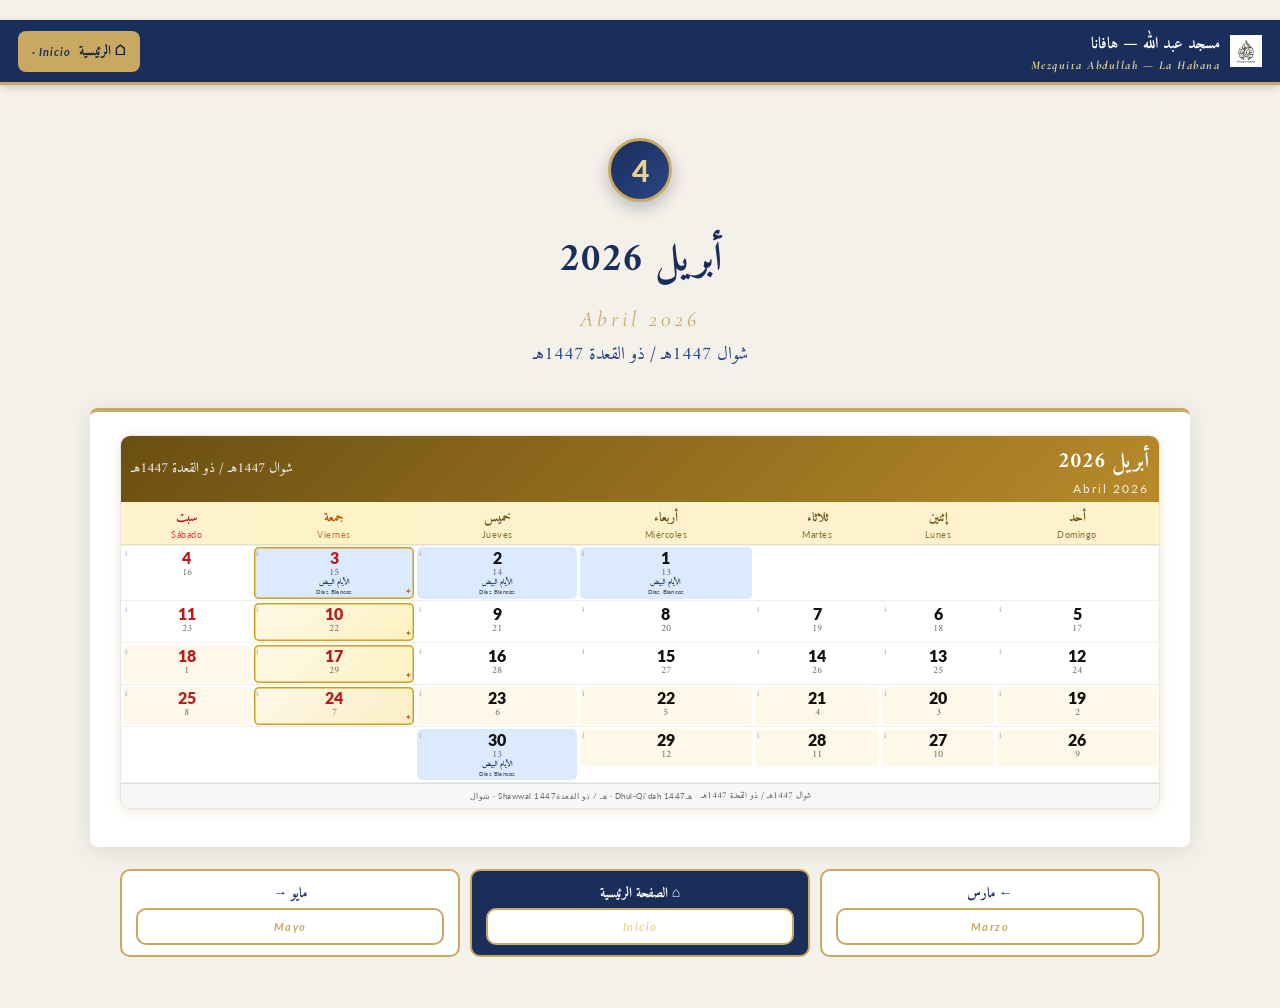
<file: april.html>
<!DOCTYPE html>
<html lang="ar" dir="rtl">
<head>
<meta charset="UTF-8">
<meta name="viewport" content="width=device-width, initial-scale=1.0">
<title>أبريل / Abril 2026 | مسجد عبد الله — هافانا | Mezquita Abdullah</title>
<link rel="icon" type="image/png" href="logo.png">
<link rel="preconnect" href="https://fonts.googleapis.com">
<link rel="preconnect" href="https://fonts.gstatic.com" crossorigin>
<link href="https://fonts.googleapis.com/css2?family=Amiri:ital,wght@0,400;0,700;1,400&family=Scheherazade+New:wght@400;600;700&family=Lato:wght@300;400;700;900&family=Cormorant+Garamond:ital,wght@0,400;0,600;0,700;1,400&display=swap" rel="stylesheet">
<style>

* { margin: 0; padding: 0; box-sizing: border-box; }
html, body {
  background: #e8eaed;
  font-family: 'Amiri', 'Scheherazade New', 'Lato', serif;
  color: #1a1a1a;
  direction: rtl;
}
body { padding: 20px 0; }

/* ========== PAGE ========== */
.page {
  width: 420mm;
  min-height: 297mm;
  background: #fff;
  margin: 0 auto 20px;
  padding: 10mm;
  page-break-after: always;
  box-shadow: 0 4px 20px rgba(0,0,0,0.12);
  position: relative;
  overflow: hidden;
}

/* ========== COVER PAGE ========== */
.cover-page {
  background:
    radial-gradient(ellipse at top, #1a3a6c 0%, #0d2b4e 50%, #061a30 100%);
  color: #f7e9c4;
  display: flex;
  flex-direction: column;
  align-items: center;
  justify-content: center;
  text-align: center;
  padding: 30mm 20mm;
}
.cover-page::before {
  content: "";
  position: absolute; inset: 8mm;
  border: 3px double #c9a45c;
  border-radius: 6px;
  pointer-events: none;
  box-shadow: inset 0 0 0 2px rgba(201,164,92,0.25);
}
.cover-page::after {
  content: "";
  position: absolute; inset: 0;
  background:
    repeating-linear-gradient(45deg, transparent 0 18px, rgba(201,164,92,0.04) 18px 19px),
    repeating-linear-gradient(-45deg, transparent 0 18px, rgba(201,164,92,0.04) 18px 19px);
  pointer-events: none;
}
.cover-inner { position: relative; z-index: 2; max-width: 320mm; }
.basmala {
  font-family: 'Amiri', serif;
  font-size: 36px;
  color: #f3d27a;
  margin-bottom: 18mm;
  text-shadow: 0 2px 8px rgba(0,0,0,0.4);
}
.cover-crescent {
  font-size: 78px;
  color: #f0c860;
  margin-bottom: 6mm;
  filter: drop-shadow(0 4px 12px rgba(240,200,96,0.4));
}
.cover-mosque-ar {
  font-family: 'Amiri', serif;
  font-size: 76px;
  font-weight: 700;
  color: #fff;
  letter-spacing: 4px;
  text-shadow: 0 4px 14px rgba(0,0,0,0.5);
  margin-bottom: 6mm;
  line-height: 1.1;
}
.cover-mosque-es {
  font-family: 'Cormorant Garamond', serif;
  font-size: 44px;
  font-weight: 600;
  color: #f3d27a;
  letter-spacing: 6px;
  font-style: italic;
  direction: ltr;
  margin-bottom: 14mm;
}
.cover-divider {
  width: 220mm;
  height: 28px;
  margin: 6mm auto 12mm;
  background:
    linear-gradient(to right, transparent, #c9a45c 20%, #c9a45c 80%, transparent);
  -webkit-mask: radial-gradient(circle at center, transparent 8px, #000 9px),
                linear-gradient(#000,#000);
  -webkit-mask-composite: source-over;
  mask: radial-gradient(circle at center, transparent 8px, #000 9px),
        linear-gradient(#000,#000);
  position: relative;
}
.cover-divider::before, .cover-divider::after {
  content: "✦";
  position: absolute; top: 0;
  color: #f0c860; font-size: 22px;
}
.cover-divider::before { left: -2mm; }
.cover-divider::after { right: -2mm; }
.cover-title-ar {
  font-family: 'Amiri', serif;
  font-size: 48px;
  font-weight: 700;
  color: #f7e9c4;
  margin-bottom: 4mm;
  letter-spacing: 2px;
}
.cover-title-es {
  font-family: 'Cormorant Garamond', serif;
  font-size: 30px;
  font-weight: 500;
  color: #d4b475;
  font-style: italic;
  direction: ltr;
  margin-bottom: 16mm;
}
.cover-year {
  font-family: 'Lato', sans-serif;
  font-size: 120px;
  font-weight: 900;
  color: #fff;
  line-height: 1;
  letter-spacing: 12px;
  text-shadow: 0 6px 20px rgba(0,0,0,0.5);
  margin: 8mm 0;
}
.cover-hijri {
  font-family: 'Amiri', serif;
  font-size: 32px;
  color: #f0c860;
  font-weight: 700;
  letter-spacing: 3px;
  margin-bottom: 20mm;
}
.cover-location {
  font-family: 'Cormorant Garamond', serif;
  font-size: 20px;
  color: #d4b475;
  direction: ltr;
  font-style: italic;
  letter-spacing: 4px;
}
.cover-location .sep { margin: 0 8px; color: #c9a45c; }

/* ========== CALENDAR PAGES HEADER ========== */
.page-header {
  background: linear-gradient(135deg, #0d2b4e 0%, #1a4a7a 50%, #0d2b4e 100%);
  color: #fff;
  padding: 5mm 8mm;
  border-radius: 10px;
  margin-bottom: 5mm;
  display: flex;
  align-items: center;
  justify-content: space-between;
  position: relative;
  overflow: hidden;
}
.page-header::before {
  content: "";
  position: absolute; inset: 0;
  background: repeating-linear-gradient(45deg, transparent 0 20px, rgba(201,164,92,0.06) 20px 21px);
}
.ph-mosque { display: flex; flex-direction: column; gap: 2px; position: relative; z-index: 2; }
.ph-mosque-ar { font-family: 'Amiri', serif; font-size: 26px; font-weight: 700; color: #f7e9c4; letter-spacing: 2px; }
.ph-mosque-es { font-family: 'Cormorant Garamond', serif; font-size: 16px; color: #d4b475; direction: ltr; font-style: italic; letter-spacing: 3px; }
.ph-section { display: flex; flex-direction: column; gap: 2px; text-align: center; position: relative; z-index: 2; }
.ph-section-ar { font-family: 'Amiri', serif; font-size: 28px; font-weight: 700; color: #fff; }
.ph-section-es { font-family: 'Lato', sans-serif; font-size: 14px; color: #f0c860; direction: ltr; letter-spacing: 4px; font-weight: 300; }
.ph-year { font-family: 'Lato', sans-serif; font-size: 28px; font-weight: 900; color: #f0c860; letter-spacing: 3px; position: relative; z-index: 2; }

/* ========== MONTHS GRID (4 per page) ========== */
.months-grid-4 {
  display: grid;
  grid-template-columns: repeat(2, 1fr);
  grid-template-rows: repeat(2, 1fr);
  gap: 5mm;
  height: calc(297mm - 32mm);
}

.month-block {
  border-radius: 10px;
  overflow: hidden;
  box-shadow: 0 2px 10px rgba(0,0,0,0.10);
  border: 2px solid #d8d8d8;
  background: #fff;
  display: flex;
  flex-direction: column;
}
.month-block.sacred {
  border-color: #c9a45c;
  box-shadow: 0 2px 12px rgba(201,164,92,0.25);
}
.month-block.ramadan {
  border-color: #15803d;
  box-shadow: 0 2px 12px rgba(21,128,61,0.20);
}

.month-head {
  padding: 6px 10px;
  text-align: center;
  display: flex;
  align-items: center;
  justify-content: space-between;
}
.month-block:not(.sacred):not(.ramadan) .month-head { background: linear-gradient(135deg, #0d2b4e, #1a5276); color: #fff; }
.month-block.sacred .month-head { background: linear-gradient(135deg, #6B4F12, #b88a2a); color: #fff; }
.month-block.ramadan .month-head { background: linear-gradient(135deg, #0f4c2a, #1a7a43); color: #fff; }
.month-greg-name { display: flex; flex-direction: column; align-items: flex-start; }
.month-greg-name .m-ar { font-family: 'Amiri', serif; font-size: 22px; font-weight: 700; }
.month-greg-name .m-es { font-family: 'Lato', sans-serif; font-size: 12px; font-weight: 400; opacity: 0.85; direction: ltr; letter-spacing: 2px; }
.month-hijri-name { text-align: left; }
.month-hijri-name .m-ar { font-family: 'Amiri', serif; font-size: 14px; opacity: 0.95; display: block; }

.cal-table { width: 100%; border-collapse: collapse; flex: 1; }
.cal-table th {
  padding: 4px 2px;
  text-align: center;
  font-size: 11px;
  font-weight: 700;
  border-bottom: 2px solid rgba(0,0,0,0.08);
  vertical-align: middle;
}
.cal-table th .wd-ar { font-family: 'Amiri', serif; font-size: 13px; display: block; }
.cal-table th .wd-es { font-family: 'Lato', sans-serif; font-size: 8.5px; font-weight: 400; opacity: 0.8; direction: ltr; letter-spacing: 0.5px; display: block; margin-top: 1px; }
.month-block:not(.sacred):not(.ramadan) .cal-table th { background: #e8f0f8; color: #0d2b4e; }
.month-block.sacred .cal-table th { background: #fef3cd; color: #6B4F12; }
.month-block.ramadan .cal-table th { background: #d4edda; color: #0f4c2a; }
.cal-table th.fri { color: #b45309 !important; background: #fef3c7 !important; }
.cal-table th.sat { color: #b91c1c !important; }

.cal-table td {
  padding: 1.5px;
  text-align: center;
  vertical-align: top;
  border-bottom: 0.5px solid #eee;
}

.day-cell {
  display: flex;
  flex-direction: column;
  align-items: center;
  border-radius: 5px;
  padding: 3px 2px;
  min-height: 38px;
  position: relative;
  cursor: pointer;
  transition: transform 0.12s ease, box-shadow 0.12s ease;
}
.day-cell:hover {
  transform: translateY(-1px);
  box-shadow: 0 3px 10px rgba(0,0,0,0.18);
  z-index: 5;
}
.info-dot {
  position: absolute;
  top: 1px;
  inset-inline-end: 2px;
  font-size: 7px;
  color: #94a3b8;
  opacity: 0.6;
}
.day-cell:hover .info-dot { color: #0d2b4e; opacity: 1; }

.g-num { font-family: 'Lato', sans-serif; font-size: 16px; font-weight: 800; line-height: 1; color: #111; }
.h-num { font-family: 'Amiri', serif; font-size: 10px; color: #666; line-height: 1.1; margin-top: 1px; }
.ev-label {
  font-size: 7px;
  line-height: 1.15;
  text-align: center;
  font-weight: 600;
  max-width: 99%;
  margin-top: 1px;
}
.ev-ar { font-family: 'Amiri', serif; font-size: 7.5px; color: #0d2b4e; }
.ev-es { font-family: 'Lato', sans-serif; font-size: 6px; color: #4b5563; direction: ltr; opacity: 0.9; letter-spacing: 0.2px; }
.ev-label.mini { font-size: 6.5px; }

/* Day type backgrounds */
.dc-eid        { background: linear-gradient(135deg, #ffd966, #ffe88a) !important; }
.dc-eid2       { background: #fff3a0 !important; }
.dc-holy       { background: linear-gradient(135deg, #ede0f8, #dcc6f3) !important; }
.dc-fast-start { background: #c6f0d3 !important; }
.dc-arafah     { background: linear-gradient(135deg, #b7f3c4, #88e0a0) !important; }
.dc-ramadan    { background: #edf7ed; }
.dc-sacred     { background: #fef8e8; }
.dc-white      { background: #dbeafe !important; }
.dc-new-year   { background: #fce4ec !important; }

/* Friday highlight (gold frame) — applied on top */
.day-cell.is-friday {
  background: linear-gradient(135deg, #fef9e7, #fdf2c1);
  box-shadow: inset 0 0 0 1.5px #d4a017;
}
.day-cell.is-friday::after {
  content: "✦";
  position: absolute;
  bottom: 0px; inset-inline-start: 2px;
  color: #b45309;
  font-size: 8px;
  opacity: 0.85;
}
/* Friday + Ramadan etc keep their own bg via specificity (Friday adds frame only) */
.day-cell.is-friday.dc-ramadan { background: linear-gradient(135deg, #edf7ed, #d6f0d6); }
.day-cell.is-friday.dc-sacred  { background: linear-gradient(135deg, #fef8e8, #fbeec4); }
.day-cell.is-friday.dc-white   { background: linear-gradient(135deg, #dbeafe, #c5e0ff); }

/* Last ten Ramadan — deep emerald glow */
.day-cell.is-last10 {
  background: linear-gradient(135deg, #047857, #065f46) !important;
  color: #fff !important;
  box-shadow: inset 0 0 0 1.5px #fbbf24, 0 0 8px rgba(4,120,87,0.45);
}
.day-cell.is-last10 .g-num { color: #fff !important; }
.day-cell.is-last10 .h-num { color: #fde68a !important; }
.day-cell.is-last10 .ev-ar { color: #fef3c7 !important; }
.day-cell.is-last10 .ev-es { color: #fef3c7 !important; }
.day-cell.is-last10 .info-dot { color: #fde68a !important; opacity: 1; }
/* Laylat al-Qadr override */
.day-cell.is-last10.dc-holy {
  background: linear-gradient(135deg, #5b21b6, #7c3aed) !important;
  box-shadow: inset 0 0 0 2px #fbbf24, 0 0 12px rgba(124,58,237,0.5);
}

/* Ten Dhul-Hijjah — warm gold→green */
.day-cell.is-tendh {
  background: linear-gradient(135deg, #b8923a, #16a34a) !important;
  color: #fff !important;
  box-shadow: inset 0 0 0 1.5px #fde68a, 0 0 6px rgba(184,146,58,0.40);
}
.day-cell.is-tendh .g-num { color: #fff !important; }
.day-cell.is-tendh .h-num { color: #fef3c7 !important; }
.day-cell.is-tendh .ev-ar, .day-cell.is-tendh .ev-es { color: #fffbeb !important; }
.day-cell.is-tendh .info-dot { color: #fff !important; opacity: 1; }
/* Arafah / Adha keep their special background */
.day-cell.is-tendh.dc-arafah { background: linear-gradient(135deg, #15803d, #16a34a) !important; box-shadow: inset 0 0 0 2px #fbbf24, 0 0 10px rgba(22,163,74,0.5); }
.day-cell.is-tendh.dc-eid { background: linear-gradient(135deg, #d4a017, #ffd700) !important; color: #5b3a00 !important; box-shadow: inset 0 0 0 2px #92400e, 0 0 10px rgba(212,160,23,0.5); }
.day-cell.is-tendh.dc-eid .g-num { color: #5b3a00 !important; }
.day-cell.is-tendh.dc-eid .h-num { color: #7c3a00 !important; }
.day-cell.is-tendh.dc-eid .ev-ar, .day-cell.is-tendh.dc-eid .ev-es { color: #5b3a00 !important; }

.fri .g-num, .sat .g-num { color: #b91c1c; }

.month-footer {
  background: #f7f7f7;
  text-align: center;
  padding: 4px 6px;
  font-size: 9px;
  color: #555;
  border-top: 1px solid #ddd;
  display: flex;
  justify-content: center;
  align-items: center;
  gap: 8px;
}
.month-footer .ftr-es { font-family: 'Lato', sans-serif; direction: ltr; font-size: 8px; opacity: 0.85; letter-spacing: 0.5px; }

.page-footer {
  position: absolute;
  bottom: 4mm;
  left: 10mm;
  right: 10mm;
  text-align: center;
  font-size: 10px;
  color: #6b7280;
  padding-top: 4px;
  border-top: 1px solid #e5e7eb;
  display: flex;
  align-items: center;
  justify-content: center;
  gap: 8px;
  font-family: 'Amiri', 'Lato', serif;
}
.page-footer .dot { color: #c9a45c; }

/* ========== MODAL ========== */
.modal-overlay {
  position: fixed;
  inset: 0;
  background: rgba(10,20,40,0.65);
  backdrop-filter: blur(4px);
  -webkit-backdrop-filter: blur(4px);
  display: none;
  align-items: center;
  justify-content: center;
  z-index: 1000;
  padding: 20px;
  /* السماح بالتمرير على overlay عندما يكون المحتوى أطول من الشاشة */
  overflow-y: auto;
  -webkit-overflow-scrolling: touch;
  overscroll-behavior: contain;
}
.modal-overlay.active { display: flex; }
.modal {
  background: #fff;
  width: min(420px, 100%);
  max-height: 85vh;
  /* استخدام dvh عند توفره للتعامل مع شريط المتصفح المتحرك على الهاتف */
  max-height: 85dvh;
  display: flex;
  flex-direction: column;
  border-radius: 16px;
  border: 3px solid #c9a45c;
  box-shadow: 0 20px 60px rgba(0,0,0,0.4);
  position: relative;
  overflow: hidden; /* الحفاظ على الحواف المستديرة */
  animation: modalIn 0.25s ease-out;
  /* منع backdrop-filter من إفساد التمرير للعناصر الداخلية */
  will-change: transform, opacity;
}
@keyframes modalIn {
  from { opacity: 0; transform: translateY(20px) scale(0.96); }
  to { opacity: 1; transform: translateY(0) scale(1); }
}
.modal-header {
  background: linear-gradient(135deg, #0d2b4e, #1a4a7a);
  color: #fff;
  padding: 20px 28px;
  padding-inline-end: 60px; /* مساحة لزر الإغلاق */
  border-radius: 13px 13px 0 0;
  position: relative;
  flex-shrink: 0; /* الهيدر ثابت لا يُضغط */
}
.modal-close {
  position: absolute;
  top: 12px;
  inset-inline-end: 14px;
  width: 36px; height: 36px;
  border-radius: 50%;
  background: rgba(255,255,255,0.2);
  border: 1.5px solid rgba(255,255,255,0.3);
  color: #fff;
  font-size: 22px;
  cursor: pointer;
  display: flex; align-items: center; justify-content: center;
  transition: background 0.15s;
  z-index: 5;
  -webkit-tap-highlight-color: transparent;
  touch-action: manipulation;
}
.modal-close:hover { background: rgba(255,255,255,0.3); }
.modal-date-line {
  font-family: 'Lato', sans-serif;
  font-size: 14px;
  color: #f0c860;
  letter-spacing: 2px;
  margin-bottom: 4px;
}
.modal-title-ar { font-family: 'Amiri', serif; font-size: 28px; font-weight: 700; margin-bottom: 4px; }
.modal-title-es { font-family: 'Cormorant Garamond', serif; font-size: 18px; color: #d4b475; direction: ltr; font-style: italic; letter-spacing: 2px; }
.modal-section { margin-bottom: 18px; }
.modal-section h4 {
  font-family: 'Amiri', serif;
  font-size: 15px;
  color: #0d2b4e;
  margin-bottom: 6px;
  padding-bottom: 4px;
  border-bottom: 2px solid #c9a45c;
  display: inline-block;
}
.modal-section .es-label { font-family: 'Lato', sans-serif; font-size: 11px; color: #6b7280; direction: ltr; margin-left: 6px; }
.modal-section p.ar { font-family: 'Amiri', serif; font-size: 18px; line-height: 1.8; color: #1f2937; }
.modal-section p.es { font-family: 'Lato', sans-serif; font-size: 14px; line-height: 1.6; color: #374151; direction: ltr; text-align: left; margin-top: 8px; padding-inline-start: 12px; border-inline-start: 3px solid #c9a45c; }
/* جسم النافذة هو المنطقة القابلة للتمرير */
.modal-body {
  padding: 22px 28px;
  overflow-y: auto;
  -webkit-overflow-scrolling: touch;
  overscroll-behavior: contain;
  flex: 1 1 auto;
  min-height: 0; /* مهم لـ flex children حتى يعمل scroll */
}
.modal-footer {
  flex-shrink: 0;
}
.modal-quote {
  background: linear-gradient(135deg, #fef9e7, #fef3c7);
  border-radius: 10px;
  padding: 18px 22px;
  border: 1.5px solid #d4a017;
  margin-top: 10px;
}
.modal-quote .q-ar {
  font-family: 'Amiri', serif;
  font-size: 22px;
  line-height: 1.9;
  color: #5b3a00;
  text-align: center;
  font-weight: 600;
}
.modal-quote .q-es {
  font-family: 'Cormorant Garamond', serif;
  font-size: 15px;
  line-height: 1.55;
  color: #6b4f12;
  direction: ltr;
  text-align: center;
  font-style: italic;
  margin-top: 10px;
  padding-top: 10px;
  border-top: 1px dashed #d4a017;
}
.modal-quote .q-ref {
  font-family: 'Lato', sans-serif;
  font-size: 12px;
  color: #92400e;
  text-align: center;
  margin-top: 8px;
  letter-spacing: 1px;
}
.modal-footer {
  padding: 14px 28px;
  text-align: center;
  font-family: 'Amiri', serif;
  font-size: 13px;
  color: #6b7280;
  border-top: 1px solid #e5e7eb;
}
.modal-footer .es { font-family: 'Lato', sans-serif; font-size: 11px; direction: ltr; color: #9ca3af; }

/* ========== COMPACT LEGEND (under calendar) ========== */
.legend-compact {
  margin-top: 3mm;
  padding: 2.5mm 3mm;
  background: linear-gradient(135deg, #f8fafc, #f1f5f9);
  border-radius: 6px;
  border: 1px solid #e2e8f0;
}
.legend-title-small {
  text-align: center;
  font-family: 'Amiri', serif;
  font-size: 11px;
  font-weight: 700;
  color: #0d2b4e;
  margin-bottom: 2mm;
}
.legend-grid-small {
  display: flex;
  flex-wrap: wrap;
  gap: 1.2mm 2.5mm;
  justify-content: center;
}
.legend-chip {
  display: inline-flex;
  align-items: center;
  gap: 3px;
  padding: 1.5px 5px;
  border-radius: 14px;
  border: 1px solid #cbd5e1;
  background: #fff;
  font-size: 8px;
}
.legend-chip .swatch {
  width: 8px;
  height: 8px;
  border-radius: 2px;
  flex-shrink: 0;
  border: 1px solid rgba(0,0,0,0.15);
}
.legend-chip .swatch.dc-eid { background: linear-gradient(135deg, #ffd966, #ffe88a); }
.legend-chip .swatch.dc-eid2 { background: #fff3a0; }
.legend-chip .swatch.dc-holy { background: linear-gradient(135deg, #ede0f8, #dcc6f3); }
.legend-chip .swatch.dc-fast-start { background: #c6f0d3; }
.legend-chip .swatch.dc-arafah { background: linear-gradient(135deg, #b7f3c4, #88e0a0); }
.legend-chip .swatch.dc-ramadan { background: #edf7ed; }
.legend-chip .swatch.dc-sacred { background: #fef8e8; }
.legend-chip .swatch.dc-white { background: #dbeafe; }
.legend-chip .swatch.dc-new-year { background: #fce4ec; }
.legend-chip .swatch.is-friday { background: linear-gradient(135deg, #fef9e7, #fdf2c1); box-shadow: inset 0 0 0 1px #d4a017; }
.legend-chip .swatch.is-last10 { background: linear-gradient(135deg, #047857, #065f46); }
.legend-chip .swatch.is-tendh { background: linear-gradient(135deg, #b8923a, #16a34a); }
.legend-chip .text {
  font-family: 'Amiri', serif;
  font-size: 8px;
  color: #334155;
  white-space: nowrap;
}

/* ========== COMPACT EVENTS TABLE ========== */
.events-page {
  background: #fff;
  padding: 5mm 6mm;
  max-height: 100mm;
}
.events-title {
  text-align: center;
  font-family: 'Amiri', serif;
  font-size: 16px;
  font-weight: 700;
  color: #0d2b4e;
  margin-bottom: 1mm;
  letter-spacing: 1px;
}
.events-subtitle {
  text-align: center;
  font-family: 'Cormorant Garamond', serif;
  font-size: 10px;
  color: #c9a45c;
  direction: ltr;
  font-style: italic;
  letter-spacing: 1.5px;
  margin-bottom: 3mm;
}
.events-table-wrap { overflow-x: auto; max-width: 92%; margin: 0 auto; }
.events-table {
  width: 100%;
  border-collapse: collapse;
  font-family: 'Amiri', 'Lato', serif;
  font-size: 9px;
  table-layout: fixed;
}
.events-table th {
  background: linear-gradient(135deg, #0d2b4e, #1a4a7a);
  color: #fff;
  padding: 4px 3px;
  text-align: center;
  font-family: 'Amiri', serif;
  font-size: 10px;
  font-weight: 700;
  border: 1px solid #0d2b4e;
}
.events-table th .es { font-family: 'Lato', sans-serif; font-size: 7px; font-weight: 400; opacity: 0.85; direction: ltr; display: block; margin-top: 1px; letter-spacing: 0.3px; }
.events-table td {
  padding: 3px 3px;
  border: 1px solid #e5e7eb;
  text-align: center;
  vertical-align: middle;
}
.events-table tr:nth-child(even) { background: #f8fafc; }
.events-table tr:hover { background: #eef6ff; }
.events-table .ev-name-ar { font-family: 'Amiri', serif; font-size: 10px; font-weight: 700; color: #0d2b4e; }
.events-table .ev-name-es { font-family: 'Lato', sans-serif; font-size: 8px; color: #6b7280; direction: ltr; display: block; margin-top: 1px; }
.events-table .date-greg { font-family: 'Lato', sans-serif; font-size: 9px; color: #374151; direction: ltr; }
.events-table .date-hijri { font-family: 'Amiri', serif; font-size: 9px; color: #92400e; }
.events-table col:first-child { width: 44%; }
.events-table col:nth-child(2) { width: 28%; }
.events-table col:nth-child(3) { width: 28%; }

/* ========== MODAL MOBILE FIXES ========== */
@media (max-width: 640px) {
  /* تعطيل blur على الهاتف (يسبب lag ومشاكل تمرير على iOS/Android القديم) */
  .modal-overlay {
    padding: 10px;
    align-items: flex-start; /* لصق بالأعلى لتجنب قطع المحتوى الطويل */
    justify-content: center;
    backdrop-filter: none;
    -webkit-backdrop-filter: none;
    background: rgba(10,20,40,0.78);
    /* استخدام dvh لتجنب مشاكل شريط العنوان المتحرك */
    height: 100vh;
    height: 100dvh;
    overflow-y: auto;
    -webkit-overflow-scrolling: touch;
    overscroll-behavior: contain;
    /* تجنب إيماءات التمرير في الخلفية */
    touch-action: pan-y;
  }
  .modal-overlay.active {
    display: flex;
  }
  .modal {
    width: 100%;
    max-width: 460px;
    margin: 12px auto;
    /* الارتفاع الأقصى: استخدام dvh لتفادي قفز شريط المتصفح */
    max-height: calc(100dvh - 24px);
    max-height: calc(100vh - 24px); /* fallback */
    border-radius: 14px;
    border-width: 2px;
    position: relative;
    /* مهم: نضمن أن العنصر لا يتأثر بـ transform بعد انتهاء الأنيميشن */
    display: flex;
    flex-direction: column;
    overflow: hidden;
  }
  /* استخدام dvh في المتصفحات الحديثة فقط */
  @supports (height: 100dvh) {
    .modal { max-height: calc(100dvh - 24px); }
  }
  .modal-header {
    padding: 14px 18px;
    padding-inline-end: 54px;
    border-radius: 12px 12px 0 0;
    flex-shrink: 0;
  }
  .modal-close {
    width: 38px; height: 38px;       /* أكبر للضغط السهل (≥ 38px) */
    font-size: 20px;
    top: 8px;
    inset-inline-end: 8px;
    background: rgba(255,255,255,0.28);
    border: 1.5px solid rgba(255,255,255,0.45);
    box-shadow: 0 2px 6px rgba(0,0,0,0.25);
  }
  .modal-date-line { font-size: 11px; letter-spacing: 1px; }
  .modal-title-ar { font-size: 20px; }
  .modal-title-es { font-size: 14px; }
  .modal-body {
    padding: 14px 18px 18px;
    overflow-y: auto;
    -webkit-overflow-scrolling: touch;
    overscroll-behavior: contain;
    flex: 1 1 auto;
    min-height: 0;
  }
  .modal-section { margin-bottom: 12px; }
  .modal-section h4 { font-size: 13px; }
  .modal-section p.ar { font-size: 15px; }
  .modal-section p.es { font-size: 12px; }
  .modal-quote { padding: 12px 14px; }
  .modal-quote .q-ar { font-size: 16px; line-height: 1.85; }
  .modal-quote .q-es { font-size: 13px; }
  .modal-footer {
    padding: 10px 18px;
    font-size: 11px;
    flex-shrink: 0;
  }
}

/* === تحسين الوضع الأفقي (Landscape) على الهاتف === */
@media (max-width: 900px) and (orientation: landscape) and (max-height: 500px) {
  .modal-overlay { padding: 6px; align-items: flex-start; }
  .modal {
    max-height: calc(100dvh - 12px);
    max-height: calc(100vh - 12px);
    margin: 6px auto;
  }
  .modal-header { padding: 10px 16px; padding-inline-end: 50px; }
  .modal-title-ar { font-size: 18px; margin-bottom: 2px; }
  .modal-title-es { font-size: 12px; }
  .modal-date-line { font-size: 10px; margin-bottom: 2px; }
  .modal-close { width: 34px; height: 34px; font-size: 18px; top: 6px; inset-inline-end: 6px; }
  .modal-body { padding: 10px 16px; }
  .modal-section { margin-bottom: 10px; }
  .modal-quote { padding: 10px 12px; }
  .modal-footer { padding: 8px 16px; }
}

/* === دعم الشاشات الصغيرة جداً === */
@media (max-width: 360px) {
  .modal-header { padding: 12px 14px; padding-inline-end: 50px; }
  .modal-body { padding: 12px 14px; }
  .modal-title-ar { font-size: 18px; }
  .modal-section p.ar { font-size: 14px; }
  .modal-quote .q-ar { font-size: 15px; }
}

/* ========== PRINT ========== */
@media print {
  body { background: #fff; padding: 0; }
  .page { box-shadow: none; margin: 0; page-break-after: always; }
  .info-dot { display: none !important; }
  .modal-overlay { display: none !important; }
  .day-cell { cursor: default; }
  .day-cell:hover { transform: none; box-shadow: none; }
}

@page { size: A3 landscape; margin: 0; }


/* ===== New theme: navy + gold from mosque logo ===== */
:root{
  --navy:#1a2e5c;
  --navy-dark:#0d1a3a;
  --navy-light:#2a4684;
  --gold:#c9a961;
  --gold-light:#e8d28f;
  --cream:#fbf8f1;
}
html, body { background:#f4f1ea; }
/* Override cover gradients on new index */
.home-hero{
  background: linear-gradient(135deg, #ffffff 0%, #fbf8f1 60%, #f1eadb 100%);
  color: var(--navy);
  text-align:center;
  padding: 24mm 16mm 18mm;
  border-bottom: 4px solid var(--gold);
  position:relative;
}
.home-hero::before{
  content:""; position:absolute; inset: 5mm; pointer-events:none;
  border: 2px solid rgba(201,169,97,0.45); border-radius: 8px;
}
.home-logo{
  width: 160px; height: 160px; object-fit: contain;
  margin: 0 auto 6mm; display:block;
  filter: drop-shadow(0 6px 18px rgba(26,46,92,0.18));
}
.home-mosque-ar{
  font-family:'Amiri', serif; font-size: 44px; font-weight:700;
  color: var(--navy); letter-spacing: 3px; margin-bottom: 4mm;
}
.home-mosque-es{
  font-family:'Cormorant Garamond', serif; font-size: 26px; font-weight:600;
  color: var(--gold); font-style: italic; letter-spacing: 4px;
  direction:ltr; margin-bottom: 6mm;
}
.home-title-ar{
  font-family:'Amiri', serif; font-size: 30px; color: var(--navy-dark);
  margin-bottom: 2mm;
}
.home-title-es{
  font-family:'Cormorant Garamond', serif; font-size: 18px; color: var(--navy-light);
  direction:ltr; letter-spacing: 3px; font-style:italic; margin-bottom: 4mm;
}
.home-year{
  font-family:'Lato', sans-serif; font-size: 42px; font-weight:900;
  color: var(--gold); letter-spacing: 8px;
}
.home-hijri{
  font-family:'Amiri', serif; font-size: 22px; color: var(--navy);
  margin-top: 2mm;
}

/* Notice banner */
.home-notice{
  margin: 8mm auto 4mm;
  max-width: 92%;
  background: linear-gradient(135deg, #fff9e6, #fef3c7);
  border: 2px solid var(--gold);
  border-radius: 10px;
  padding: 14px 20px;
  text-align:center;
  box-shadow: 0 4px 12px rgba(201,169,97,0.18);
}
.home-notice .ar{
  font-family:'Amiri', serif; font-size: 18px; font-weight:700;
  color: var(--navy-dark); display:block; margin-bottom: 4px;
}
.home-notice .es{
  font-family:'Lato', sans-serif; font-size: 13px; color: var(--navy);
  direction: ltr; display:block; font-style: italic;
}
.home-notice .icon{ font-size: 22px; color: var(--gold); margin: 0 6px; vertical-align:middle; }

/* Buttons grid */
.months-section{
  padding: 8mm 10mm 12mm;
  background: #fff;
}
.months-section-title{
  text-align:center;
  font-family:'Amiri', serif; font-size: 26px; font-weight:700;
  color: var(--navy); margin-bottom: 2mm;
}
.months-section-title-es{
  text-align:center;
  font-family:'Cormorant Garamond', serif; font-size: 15px;
  color: var(--gold); direction: ltr; letter-spacing: 3px;
  font-style:italic; margin-bottom: 8mm;
}
.months-buttons{
  display: grid;
  grid-template-columns: repeat(4, 1fr);
  gap: 14px;
  max-width: 980px;
  margin: 0 auto;
}
.month-btn{
  display:flex; flex-direction:column; align-items:center; justify-content:center;
  background: linear-gradient(135deg, var(--navy) 0%, var(--navy-light) 100%);
  color: #fff;
  text-decoration: none;
  border-radius: 12px;
  padding: 18px 10px;
  border: 2px solid var(--gold);
  box-shadow: 0 4px 12px rgba(13,26,58,0.25);
  transition: transform .18s ease, box-shadow .18s ease, background .18s ease;
  cursor: pointer;
  position: relative;
  overflow: hidden;
}
.month-btn::before{
  content: ""; position: absolute; top: 0; left: 0; right: 0; height: 4px;
  background: linear-gradient(90deg, transparent, var(--gold-light), transparent);
}
.month-btn:hover{
  transform: translateY(-3px);
  box-shadow: 0 10px 22px rgba(13,26,58,0.35);
  background: linear-gradient(135deg, var(--navy-light) 0%, var(--navy) 100%);
}
.month-btn .num{
  font-family:'Lato', sans-serif; font-size: 28px; font-weight: 900;
  color: var(--gold-light);
  background: rgba(0,0,0,0.18);
  width: 44px; height: 44px; border-radius: 50%;
  display: flex; align-items:center; justify-content:center;
  margin-bottom: 8px;
  border: 1.5px solid var(--gold);
}
.month-btn .ar{
  font-family:'Amiri', serif; font-size: 20px; font-weight:700;
  color: #fff; margin-bottom: 2px;
}
.month-btn .es{
  font-family:'Lato', sans-serif; font-size: 12px;
  color: var(--gold-light); direction: ltr; letter-spacing: 1.5px;
  text-transform: uppercase;
}

@media (max-width: 900px){
  .months-buttons{ grid-template-columns: repeat(3, 1fr); }
  .home-mosque-ar{ font-size: 32px; }
  .home-mosque-es{ font-size: 20px; }
  .home-logo{ width: 120px; height: 120px; }
}
@media (max-width: 560px){
  .months-buttons{ grid-template-columns: repeat(2, 1fr); }
  .home-hero{ padding: 14mm 6mm; }
  .home-mosque-ar{ font-size: 26px; }
  .home-year{ font-size: 32px; }
}

/* Month page header back-button */
.back-bar{
  background: var(--navy);
  color: #fff;
  padding: 10px 18px;
  display: flex; align-items: center; justify-content: space-between;
  gap: 12px;
  border-bottom: 3px solid var(--gold);
  position: sticky; top: 0; z-index: 50;
  box-shadow: 0 2px 8px rgba(0,0,0,0.18);
}
.back-bar .brand{
  display:flex; align-items:center; gap:10px;
  font-family:'Amiri', serif; font-weight:700; font-size: 16px;
}
.back-bar .brand img{ width: 32px; height: 32px; object-fit: contain; }
.back-bar .brand .es{
  font-family:'Cormorant Garamond', serif; font-style:italic;
  font-size: 12px; color: var(--gold-light); direction: ltr;
  display: block; letter-spacing: 1.5px;
}
.back-btn{
  background: var(--gold);
  color: var(--navy-dark);
  border: none;
  padding: 8px 14px;
  border-radius: 8px;
  font-family: 'Amiri', 'Lato', serif;
  font-weight: 700;
  font-size: 14px;
  cursor: pointer;
  text-decoration: none;
  display: inline-flex; align-items: center; gap: 8px;
  transition: transform .15s, background .15s;
}
.back-btn:hover{ background: var(--gold-light); transform: translateY(-1px); }
.back-btn .es{
  font-family:'Lato', sans-serif; font-style:italic;
  font-size: 11px; color: var(--navy); direction:ltr; letter-spacing:1px;
}

.month-page-title{
  text-align:center;
  padding: 14mm 10mm 4mm;
}
.month-page-title .num-badge{
  display:inline-flex; align-items:center; justify-content:center;
  width: 64px; height: 64px; border-radius: 50%;
  background: linear-gradient(135deg, var(--navy), var(--navy-light));
  color: var(--gold-light);
  font-family:'Lato', sans-serif; font-size: 30px; font-weight:900;
  border: 3px solid var(--gold);
  margin: 0 auto 6mm;
  box-shadow: 0 6px 16px rgba(13,26,58,0.25);
}
.month-page-title .ar{
  font-family:'Amiri', serif; font-size: 40px; font-weight:700;
  color: var(--navy); display:block; margin-bottom: 3mm;
}
.month-page-title .es{
  font-family:'Cormorant Garamond', serif; font-size: 22px;
  color: var(--gold); direction: ltr; letter-spacing: 4px;
  font-style: italic; display:block; margin-bottom: 2mm;
}
.month-page-title .hijri{
  font-family:'Amiri', serif; font-size: 18px; color: var(--navy-light);
  display:block;
}

/* Adjust single-month page wrapper */
.single-month-wrap{
  background: #fff;
  width: 100%;
  max-width: 1100px;
  margin: 6mm auto;
  padding: 6mm 8mm 10mm;
  box-shadow: 0 4px 24px rgba(0,0,0,0.10);
  border-radius: 8px;
  border-top: 4px solid var(--gold);
}
.single-month-wrap .month-block{
  break-inside: avoid;
  border: 1px solid #e5e7eb;
}

/* Inter-month navigation */
.month-nav{
  display:flex; justify-content:space-between; align-items:center;
  max-width: 1100px; margin: 6mm auto 8mm; padding: 0 8mm;
  gap: 10px;
}
.month-nav a, .month-nav span{
  flex: 1;
  text-align: center;
  background: #fff;
  border: 2px solid var(--gold);
  color: var(--navy);
  padding: 10px 14px;
  border-radius: 10px;
  text-decoration: none;
  font-family:'Amiri', serif;
  font-weight: 700;
  font-size: 14px;
  transition: background .15s, transform .15s;
}
.month-nav a:hover{ background: var(--gold-light); transform: translateY(-1px); }
.month-nav .home-link{
  background: var(--navy); color: #fff;
}
.month-nav .home-link:hover{ background: var(--navy-light); color: #fff; }
.month-nav .es{
  display:block; font-family:'Lato', sans-serif; font-size: 11px;
  direction: ltr; color: var(--gold); letter-spacing:1.5px;
  font-style: italic; margin-top: 2px;
}
.month-nav .home-link .es{ color: var(--gold-light); }
.month-nav span.disabled{ opacity: 0.4; cursor: not-allowed; background:#f3f4f6; }

/* Print: hide back-bar & nav buttons */
@media print {
  .back-bar, .month-nav, .home-notice { display: none !important; }
}

</style>
</head>
<body>

<div class="back-bar">
  <div class="brand">
    <img src="logo.png" alt="logo">
    <div>
      مسجد عبد الله — هافانا
      <span class="es">Mezquita Abdullah — La Habana</span>
    </div>
  </div>
  <a class="back-btn" href="index.html">⌂ الرئيسية <span class="es">· Inicio</span></a>
</div>

<div class="month-page-title">
  <div class="num-badge">4</div>
  <span class="ar">أبريل 2026</span>
  <span class="es">Abril 2026</span>
  <span class="hijri">شوال 1447هـ / ذو القعدة 1447هـ</span>
</div>

<div class="single-month-wrap">
  <div class="month-block sacred"><div class="month-head"><div class="month-greg-name"><span class="m-ar">أبريل 2026</span><span class="m-es">Abril 2026</span></div><div class="month-hijri-name"><span class="m-ar">شوال 1447هـ / ذو القعدة 1447هـ</span></div></div><table class="cal-table"><tr><th class=""><span class="wd-ar">أحد</span><span class="wd-es">Domingo</span></th><th class=""><span class="wd-ar">إثنين</span><span class="wd-es">Lunes</span></th><th class=""><span class="wd-ar">ثلاثاء</span><span class="wd-es">Martes</span></th><th class=""><span class="wd-ar">أربعاء</span><span class="wd-es">Miércoles</span></th><th class=""><span class="wd-ar">خميس</span><span class="wd-es">Jueves</span></th><th class="fri"><span class="wd-ar">جمعة</span><span class="wd-es">Viernes</span></th><th class="sat"><span class="wd-ar">سبت</span><span class="wd-es">Sábado</span></th></tr><tr><td></td><td></td><td></td><td><div class="day-cell dc-white" data-date="2026-04-01" data-info="white_days" data-weekday="3" data-g="1" data-h="13"><span class="info-dot">ℹ</span><span class="g-num">1</span><span class="h-num">13</span><span class="ev-label ev-ar">الأيام البيض</span><span class="ev-label ev-es">Días Blancos</span></div></td><td><div class="day-cell dc-white" data-date="2026-04-02" data-info="white_days" data-weekday="4" data-g="2" data-h="14"><span class="info-dot">ℹ</span><span class="g-num">2</span><span class="h-num">14</span><span class="ev-label ev-ar">الأيام البيض</span><span class="ev-label ev-es">Días Blancos</span></div></td><td><div class="day-cell dc-white fri is-friday" data-date="2026-04-03" data-info="white_days" data-weekday="5" data-g="3" data-h="15"><span class="info-dot">ℹ</span><span class="g-num">3</span><span class="h-num">15</span><span class="ev-label ev-ar">الأيام البيض</span><span class="ev-label ev-es">Días Blancos</span></div></td><td><div class="day-cell sat" data-date="2026-04-04" data-info="regular" data-weekday="6" data-g="4" data-h="16"><span class="info-dot">ℹ</span><span class="g-num">4</span><span class="h-num">16</span></div></td></tr><tr><td><div class="day-cell" data-date="2026-04-05" data-info="regular" data-weekday="0" data-g="5" data-h="17"><span class="info-dot">ℹ</span><span class="g-num">5</span><span class="h-num">17</span></div></td><td><div class="day-cell" data-date="2026-04-06" data-info="regular" data-weekday="1" data-g="6" data-h="18"><span class="info-dot">ℹ</span><span class="g-num">6</span><span class="h-num">18</span></div></td><td><div class="day-cell" data-date="2026-04-07" data-info="regular" data-weekday="2" data-g="7" data-h="19"><span class="info-dot">ℹ</span><span class="g-num">7</span><span class="h-num">19</span></div></td><td><div class="day-cell" data-date="2026-04-08" data-info="regular" data-weekday="3" data-g="8" data-h="20"><span class="info-dot">ℹ</span><span class="g-num">8</span><span class="h-num">20</span></div></td><td><div class="day-cell" data-date="2026-04-09" data-info="regular" data-weekday="4" data-g="9" data-h="21"><span class="info-dot">ℹ</span><span class="g-num">9</span><span class="h-num">21</span></div></td><td><div class="day-cell fri is-friday" data-date="2026-04-10" data-info="friday" data-weekday="5" data-g="10" data-h="22"><span class="info-dot">ℹ</span><span class="g-num">10</span><span class="h-num">22</span></div></td><td><div class="day-cell sat" data-date="2026-04-11" data-info="regular" data-weekday="6" data-g="11" data-h="23"><span class="info-dot">ℹ</span><span class="g-num">11</span><span class="h-num">23</span></div></td></tr><tr><td><div class="day-cell" data-date="2026-04-12" data-info="regular" data-weekday="0" data-g="12" data-h="24"><span class="info-dot">ℹ</span><span class="g-num">12</span><span class="h-num">24</span></div></td><td><div class="day-cell" data-date="2026-04-13" data-info="regular" data-weekday="1" data-g="13" data-h="25"><span class="info-dot">ℹ</span><span class="g-num">13</span><span class="h-num">25</span></div></td><td><div class="day-cell" data-date="2026-04-14" data-info="regular" data-weekday="2" data-g="14" data-h="26"><span class="info-dot">ℹ</span><span class="g-num">14</span><span class="h-num">26</span></div></td><td><div class="day-cell" data-date="2026-04-15" data-info="regular" data-weekday="3" data-g="15" data-h="27"><span class="info-dot">ℹ</span><span class="g-num">15</span><span class="h-num">27</span></div></td><td><div class="day-cell" data-date="2026-04-16" data-info="regular" data-weekday="4" data-g="16" data-h="28"><span class="info-dot">ℹ</span><span class="g-num">16</span><span class="h-num">28</span></div></td><td><div class="day-cell fri is-friday" data-date="2026-04-17" data-info="friday" data-weekday="5" data-g="17" data-h="29"><span class="info-dot">ℹ</span><span class="g-num">17</span><span class="h-num">29</span></div></td><td><div class="day-cell dc-sacred sat" data-date="2026-04-18" data-info="sacred_month" data-weekday="6" data-g="18" data-h="1"><span class="info-dot">ℹ</span><span class="g-num">18</span><span class="h-num">1</span></div></td></tr><tr><td><div class="day-cell dc-sacred" data-date="2026-04-19" data-info="sacred_month" data-weekday="0" data-g="19" data-h="2"><span class="info-dot">ℹ</span><span class="g-num">19</span><span class="h-num">2</span></div></td><td><div class="day-cell dc-sacred" data-date="2026-04-20" data-info="sacred_month" data-weekday="1" data-g="20" data-h="3"><span class="info-dot">ℹ</span><span class="g-num">20</span><span class="h-num">3</span></div></td><td><div class="day-cell dc-sacred" data-date="2026-04-21" data-info="sacred_month" data-weekday="2" data-g="21" data-h="4"><span class="info-dot">ℹ</span><span class="g-num">21</span><span class="h-num">4</span></div></td><td><div class="day-cell dc-sacred" data-date="2026-04-22" data-info="sacred_month" data-weekday="3" data-g="22" data-h="5"><span class="info-dot">ℹ</span><span class="g-num">22</span><span class="h-num">5</span></div></td><td><div class="day-cell dc-sacred" data-date="2026-04-23" data-info="sacred_month" data-weekday="4" data-g="23" data-h="6"><span class="info-dot">ℹ</span><span class="g-num">23</span><span class="h-num">6</span></div></td><td><div class="day-cell dc-sacred fri is-friday" data-date="2026-04-24" data-info="friday" data-weekday="5" data-g="24" data-h="7"><span class="info-dot">ℹ</span><span class="g-num">24</span><span class="h-num">7</span></div></td><td><div class="day-cell dc-sacred sat" data-date="2026-04-25" data-info="sacred_month" data-weekday="6" data-g="25" data-h="8"><span class="info-dot">ℹ</span><span class="g-num">25</span><span class="h-num">8</span></div></td></tr><tr><td><div class="day-cell dc-sacred" data-date="2026-04-26" data-info="sacred_month" data-weekday="0" data-g="26" data-h="9"><span class="info-dot">ℹ</span><span class="g-num">26</span><span class="h-num">9</span></div></td><td><div class="day-cell dc-sacred" data-date="2026-04-27" data-info="sacred_month" data-weekday="1" data-g="27" data-h="10"><span class="info-dot">ℹ</span><span class="g-num">27</span><span class="h-num">10</span></div></td><td><div class="day-cell dc-sacred" data-date="2026-04-28" data-info="sacred_month" data-weekday="2" data-g="28" data-h="11"><span class="info-dot">ℹ</span><span class="g-num">28</span><span class="h-num">11</span></div></td><td><div class="day-cell dc-sacred" data-date="2026-04-29" data-info="sacred_month" data-weekday="3" data-g="29" data-h="12"><span class="info-dot">ℹ</span><span class="g-num">29</span><span class="h-num">12</span></div></td><td><div class="day-cell dc-white" data-date="2026-04-30" data-info="white_days" data-weekday="4" data-g="30" data-h="13"><span class="info-dot">ℹ</span><span class="g-num">30</span><span class="h-num">13</span><span class="ev-label ev-ar">الأيام البيض</span><span class="ev-label ev-es">Días Blancos</span></div></td><td></td><td></td></tr></table><div class="month-footer"><span>شوال 1447هـ / ذو القعدة 1447هـ</span><span class="ftr-es">شوال · Shawwal 1447هـ / ذو القعدة · Dhul-Qi&#x27;dah 1447هـ</span></div></div>
</div>

<div class="month-nav">
  <a href="march.html">← مارس <span class="es">Marzo</span></a>
  <a class="home-link" href="index.html">⌂ الصفحة الرئيسية <span class="es">Inicio</span></a>
  <a href="may.html">مايو → <span class="es">Mayo</span></a>
</div>

<!-- Modal -->
<!-- ===================== MODAL ===================== -->
<div class="modal-overlay" id="dayModal" role="dialog" aria-modal="true" aria-labelledby="modalTitle">
  <div class="modal" role="document">
    <div class="modal-header">
      <button class="modal-close" id="modalClose" aria-label="إغلاق / Cerrar">✕</button>
      <div class="modal-date-line" id="modalDate">—</div>
      <div class="modal-title-ar" id="modalTitleAr">—</div>
      <div class="modal-title-es" id="modalTitleEs">—</div>
    </div>
    <div class="modal-body">
      <div class="modal-section">
        <h4>فضل اليوم <span class="es-label">· Virtud del día</span></h4>
        <p class="ar" id="modalVirtueAr">—</p>
        <p class="es" id="modalVirtueEs">—</p>
      </div>
      <div class="modal-section">
        <h4>من القرآن أو السنة <span class="es-label">· Del Corán o la Sunna</span></h4>
        <div class="modal-quote">
          <div class="q-ar" id="modalQuoteAr">—</div>
          <div class="q-es" id="modalQuoteEs">—</div>
          <div class="q-ref" id="modalQuoteRef">—</div>
        </div>
      </div>

<script>
const INFO = {"friday": {"title_ar": "يوم الجمعة - سيد الأيام", "title_es": "Viernes - El Señor de los Días", "virtue_ar": "يوم الجمعة سيّد الأيام عند الله، فيه ساعة لا يوافقها مسلم يدعو الله إلا استجاب له، وتُغفر فيه الذنوب من جمعة إلى جمعة.", "virtue_es": "El viernes es el mejor de los días ante Allah. En él hay una hora en que si un musulmán pide a Allah, Le será concedido; y los pecados son perdonados de un viernes a otro.", "quote_ar": "«خَيْرُ يَوْمٍ طَلَعَتْ عَلَيْهِ الشَّمْسُ يَوْمُ الْجُمُعَةِ، فِيهِ خُلِقَ آدَمُ، وَفِيهِ أُدْخِلَ الْجَنَّةَ، وَفِيهِ أُخْرِجَ مِنْهَا»", "quote_es": "«El mejor día sobre el que sale el sol es el viernes: en él fue creado Adán, en él entró al Paraíso y en él salió de él».", "ref": "رواه مسلم · Sahih Muslim"}, "white_days": {"title_ar": "الأيام البيض (13-14-15 من كل شهر هجري)", "title_es": "Días Blancos (13, 14, 15 de cada mes Hijri)", "virtue_ar": "صيام الأيام البيض من السنن المؤكدة عن النبي ﷺ، يعدل صيام ثلاثة أيام منها صيام الشهر، فإذا داومتَ عليها كان كصيام الدهر.", "virtue_es": "Ayunar los Días Blancos es una Sunna establecida del Profeta ﷺ. Tres días de ayuno equivalen a ayunar el mes; quien los mantiene es como si ayunara todo el año.", "quote_ar": "«صِيَامُ ثَلَاثَةِ أَيَّامٍ مِنْ كُلِّ شَهْرٍ صِيَامُ الدَّهْرِ، أَيَّامُ الْبِيضِ: صَبِيحَةَ ثَلَاثَ عَشْرَةَ، وَأَرْبَعَ عَشْرَةَ، وَخَمْسَ عَشْرَةَ»", "quote_es": "«Ayunar tres días de cada mes equivale a ayunar todo el tiempo: los días blancos, las mañanas del 13, 14 y 15».", "ref": "رواه النسائي · An-Nasa'i"}, "isra_miraj": {"title_ar": "ليلة الإسراء والمعراج", "title_es": "Al-Isra wal-Mi'raj (Viaje Nocturno y Ascensión)", "virtue_ar": "في هذه الليلة أَسْرَى الله بنبيه محمد ﷺ من المسجد الحرام إلى المسجد الأقصى، ثم عُرج به إلى السماوات العلا، وفُرضت في تلك الليلة الصلوات الخمس.", "virtue_es": "En esta noche Allah llevó a Su Profeta Muhammad ﷺ desde la Mezquita Sagrada hasta la Mezquita al-Aqsa, y luego lo elevó a los cielos. Fueron prescritas las cinco oraciones diarias.", "quote_ar": "{سُبْحَانَ الَّذِي أَسْرَى بِعَبْدِهِ لَيْلًا مِنَ الْمَسْجِدِ الْحَرَامِ إِلَى الْمَسْجِدِ الْأَقْصَى الَّذِي بَارَكْنَا حَوْلَهُ لِنُرِيَهُ مِنْ آيَاتِنَا}", "quote_es": "«¡Glorificado sea Quien hizo viajar de noche a Su siervo desde la Mezquita Sagrada hasta la Mezquita al-Aqsa, cuyos alrededores hemos bendecido, para mostrarle parte de Nuestros signos!»", "ref": "الإسراء: 1 · Corán 17:1"}, "nisf_shaban": {"title_ar": "ليلة النصف من شعبان", "title_es": "Mitad de Sha'ban", "virtue_ar": "ليلة مباركة يُستحب فيها الإكثار من الطاعة والاستغفار، وصيام يومها من جملة الأيام البيض المستحبة.", "virtue_es": "Una noche bendita en la que se recomienda multiplicar la adoración y el arrepentimiento, y ayunar el día como parte de los Días Blancos.", "quote_ar": "«إِنَّ اللَّهَ لَيَطَّلِعُ فِي لَيْلَةِ النِّصْفِ مِنْ شَعْبَانَ، فَيَغْفِرُ لِجَمِيعِ خَلْقِهِ، إِلَّا لِمُشْرِكٍ أَوْ مُشَاحِنٍ»", "quote_es": "«Allah desciende [con Su Misericordia] en la noche de la mitad de Sha'ban y perdona a toda Su creación, excepto al que asocia a otro con Él o al que guarda rencor».", "ref": "رواه ابن ماجه · Ibn Majah"}, "ramadan_start": {"title_ar": "أول شهر رمضان المبارك", "title_es": "Primer día del bendito mes de Ramadán", "virtue_ar": "يبدأ هنا شهر القرآن، شهر الصيام والقيام والرحمة والمغفرة والعتق من النار. تُفتح فيه أبواب الجنة وتُغلق أبواب النار وتُصفّد الشياطين.", "virtue_es": "Comienza el mes del Corán, del ayuno, las oraciones nocturnas, la misericordia, el perdón y la liberación del Fuego. Las puertas del Paraíso se abren, las del Infierno se cierran y los demonios son encadenados.", "quote_ar": "{شَهْرُ رَمَضَانَ الَّذِي أُنْزِلَ فِيهِ الْقُرْآنُ هُدًى لِلنَّاسِ وَبَيِّنَاتٍ مِنَ الْهُدَىٰ وَالْفُرْقَانِ}", "quote_es": "«El mes de Ramadán, en el cual fue revelado el Corán como guía para la humanidad y como pruebas claras de la guía y del criterio».", "ref": "البقرة: 185 · Corán 2:185"}, "ramadan": {"title_ar": "يوم من أيام رمضان المبارك", "title_es": "Día del bendito mes de Ramadán", "virtue_ar": "صيام رمضان ركن من أركان الإسلام، يُكفِّر الله به ما تقدم من الذنوب لمن صامه إيماناً واحتساباً، وتُضاعَف فيه الحسنات.", "virtue_es": "El ayuno de Ramadán es uno de los pilares del Islam; Allah perdona los pecados pasados de quien lo ayuna con fe y esperanza de recompensa, y las buenas acciones se multiplican.", "quote_ar": "«مَنْ صَامَ رَمَضَانَ إِيمَانًا وَاحْتِسَابًا غُفِرَ لَهُ مَا تَقَدَّمَ مِنْ ذَنْبِهِ»", "quote_es": "«Quien ayune Ramadán con fe y esperando la recompensa, sus pecados pasados serán perdonados».", "ref": "متفق عليه · Bukhari y Muslim"}, "last_ten_ramadan": {"title_ar": "العشر الأواخر من رمضان", "title_es": "Los últimos diez días de Ramadán", "virtue_ar": "أعظم عشرٍ في أعظم شهر؛ فيها ليلة القدر التي هي خير من ألف شهر. كان النبي ﷺ يجتهد فيها ما لا يجتهد في غيرها، ويعتكف فيها.", "virtue_es": "Los diez más grandes del mes más grande; en ellos está Laylat al-Qadr, mejor que mil meses. El Profeta ﷺ se esforzaba en ellos como en ningún otro momento y hacía i'tikaf (retiro).", "quote_ar": "«كَانَ النَّبِيُّ ﷺ إِذَا دَخَلَ الْعَشْرُ شَدَّ مِئْزَرَهُ، وَأَحْيَا لَيْلَهُ، وَأَيْقَظَ أَهْلَهُ»", "quote_es": "«Cuando comenzaban los últimos diez días, el Profeta ﷺ ceñía su cintura (para la adoración), pasaba la noche en vela y despertaba a su familia».", "ref": "متفق عليه · Bukhari y Muslim"}, "laylat_qadr": {"title_ar": "ليلة القدر", "title_es": "Laylat al-Qadr (Noche del Decreto)", "virtue_ar": "ليلة خير من ألف شهر، تتنزل فيها الملائكة والروح، يُغفر فيها للقائم إيماناً واحتساباً. تُلتمس في الوتر من العشر الأواخر.", "virtue_es": "Una noche mejor que mil meses; en ella descienden los ángeles y el Espíritu. Quien la pase en oración con fe y esperando la recompensa será perdonado. Se busca en las noches impares de los últimos diez.", "quote_ar": "{لَيْلَةُ الْقَدْرِ خَيْرٌ مِنْ أَلْفِ شَهْرٍ * تَنَزَّلُ الْمَلَائِكَةُ وَالرُّوحُ فِيهَا بِإِذْنِ رَبِّهِمْ مِنْ كُلِّ أَمْرٍ * سَلَامٌ هِيَ حَتَّىٰ مَطْلَعِ الْفَجْرِ}", "quote_es": "«La Noche del Decreto es mejor que mil meses. En ella descienden los ángeles y el Espíritu, con permiso de su Señor, para cumplir todo asunto. Es paz hasta el despuntar del alba».", "ref": "القدر: 3-5 · Corán 97:3-5"}, "eid_fitr": {"title_ar": "عيد الفطر المبارك", "title_es": "Eid al-Fitr Bendito", "virtue_ar": "أول أيام شوال، يوم فرحة المؤمنين بإتمام صيامهم. يُسنّ التكبير، والاغتسال، ولبس أحسن الثياب، وأداء صلاة العيد، وإخراج زكاة الفطر قبلها.", "virtue_es": "El primer día de Shawwal, día de alegría de los creyentes por completar su ayuno. Se recomienda el Takbir, el baño, vestir las mejores ropas, rezar la oración del Eid y dar el Zakat al-Fitr antes.", "quote_ar": "{وَلِتُكْمِلُوا الْعِدَّةَ وَلِتُكَبِّرُوا اللَّهَ عَلَىٰ مَا هَدَاكُمْ وَلَعَلَّكُمْ تَشْكُرُونَ}", "quote_es": "«Y para que completéis el número [de días] y para que glorifiquéis a Allah por haberos guiado, y para que seáis agradecidos».", "ref": "البقرة: 185 · Corán 2:185"}, "six_shawwal": {"title_ar": "ست من شوال", "title_es": "Seis días de Shawwal", "virtue_ar": "صيام ستة أيام من شوال بعد رمضان من السنن العظيمة، يعدل صيامُ رمضانَ معها صيامَ الدهر كله.", "virtue_es": "Ayunar seis días de Shawwal tras Ramadán es una gran Sunna; junto con el ayuno de Ramadán equivale al ayuno de todo el año.", "quote_ar": "«مَنْ صَامَ رَمَضَانَ ثُمَّ أَتْبَعَهُ سِتًّا مِنْ شَوَّالٍ كَانَ كَصِيَامِ الدَّهْرِ»", "quote_es": "«Quien ayune Ramadán y lo siga con seis días de Shawwal, es como si hubiera ayunado todo el tiempo».", "ref": "رواه مسلم · Sahih Muslim"}, "ten_dhulhijjah": {"title_ar": "عشر ذي الحجة", "title_es": "Los diez días de Dhul-Hijjah", "virtue_ar": "أفضل أيام الدنيا، أقسم الله بها في كتابه. العمل الصالح فيها أحب إلى الله من سواها. يُستحب فيها الصيام والذكر والتكبير والصدقة.", "virtue_es": "Los mejores días del mundo; Allah juró por ellos en Su Libro. Las buenas acciones en ellos son más amadas por Allah que en cualquier otro tiempo. Se recomiendan el ayuno, el dhikr, el Takbir y la caridad.", "quote_ar": "{وَالْفَجْرِ * وَلَيَالٍ عَشْرٍ} — «مَا مِنْ أَيَّامٍ الْعَمَلُ الصَّالِحُ فِيهِنَّ أَحَبُّ إِلَى اللَّهِ مِنْ هَذِهِ الْأَيَّامِ الْعَشْرِ»", "quote_es": "«¡Por el alba! ¡Y por las diez noches!» — «No hay días en que las buenas acciones sean más amadas por Allah que estos diez días».", "ref": "الفجر:1-2 · البخاري · Corán 89:1-2; Bukhari"}, "arafah": {"title_ar": "يوم عرفة", "title_es": "Día de Arafat", "virtue_ar": "أفضل أيام السنة، يوم إكمال الدين، يُكفّر الله بصيامه ذنوب سنتين: الماضية والآتية لغير الحاج. وفيه يباهي الله بأهل الموقف ملائكته.", "virtue_es": "El mejor día del año, día de la perfección del Dīn. Ayunarlo borra los pecados de dos años: el anterior y el siguiente, para quien no está en peregrinación. Allah se enorgullece de los peregrinos ante Sus ángeles.", "quote_ar": "«صِيَامُ يَوْمِ عَرَفَةَ، أَحْتَسِبُ عَلَى اللَّهِ أَنْ يُكَفِّرَ السَّنَةَ الَّتِي قَبْلَهُ وَالسَّنَةَ الَّتِي بَعْدَهُ»", "quote_es": "«El ayuno del día de Arafat — espero de Allah que borre los pecados del año anterior y del siguiente».", "ref": "رواه مسلم · Sahih Muslim"}, "eid_adha": {"title_ar": "عيد الأضحى المبارك", "title_es": "Eid al-Adha Bendito", "virtue_ar": "يوم النحر، أعظم أيام السنة عند الله. يُسنّ فيه التكبير وصلاة العيد والأضحية إحياءً لسنة إبراهيم عليه السلام.", "virtue_es": "El día del sacrificio, el más grande del año ante Allah. Se recomiendan el Takbir, la oración del Eid y el sacrificio (Udhiyah) reviviendo la Sunna de Ibrahim (la paz sea con él).", "quote_ar": "{فَصَلِّ لِرَبِّكَ وَانْحَرْ * إِنَّ شَانِئَكَ هُوَ الْأَبْتَرُ}", "quote_es": "«Reza, pues, a tu Señor y sacrifica. En verdad, quien te odia será el privado [de todo bien]».", "ref": "الكوثر: 2-3 · Corán 108:2-3"}, "tashreeq": {"title_ar": "أيام التشريق", "title_es": "Días de Tashriq", "virtue_ar": "أيام أكل وشرب وذكر لله. يُسنّ فيها التكبير دبر الصلوات، ولا يجوز صيامها إلا لمن لم يجد الهدي في الحج.", "virtue_es": "Días de comer, beber y recordar a Allah. Se recomienda el Takbir tras las oraciones, y no se ayunan excepto para quien no encontró el sacrificio en el Hajj.", "quote_ar": "«أَيَّامُ التَّشْرِيقِ أَيَّامُ أَكْلٍ وَشُرْبٍ وَذِكْرٍ لِلَّهِ»", "quote_es": "«Los días de Tashriq son días de comer, beber y recordar a Allah».", "ref": "رواه مسلم · Sahih Muslim"}, "hijri_new_year": {"title_ar": "رأس السنة الهجرية 1448هـ", "title_es": "Año Nuevo Hijri 1448", "virtue_ar": "ذكرى هجرة النبي ﷺ من مكة إلى المدينة، وبها بدأ التقويم الإسلامي. مناسبة للتأمل في معاني التضحية والثبات على الحق.", "virtue_es": "Conmemora la Hégira del Profeta ﷺ de La Meca a Medina, comienzo del calendario islámico. Ocasión para reflexionar sobre el sacrificio y la firmeza en la verdad.", "quote_ar": "{إِلَّا تَنْصُرُوهُ فَقَدْ نَصَرَهُ اللَّهُ إِذْ أَخْرَجَهُ الَّذِينَ كَفَرُوا ثَانِيَ اثْنَيْنِ إِذْ هُمَا فِي الْغَارِ إِذْ يَقُولُ لِصَاحِبِهِ لَا تَحْزَنْ إِنَّ اللَّهَ مَعَنَا}", "quote_es": "«Si no le auxiliáis, ya Allah le auxilió cuando los incrédulos le expulsaron, siendo el segundo de dos, cuando estaban ambos en la cueva, cuando decía a su compañero: ‹No te entristezcas, ciertamente Allah está con nosotros›».", "ref": "التوبة: 40 · Corán 9:40"}, "tasua": {"title_ar": "يوم تاسوعاء", "title_es": "Día de Tasu'a", "virtue_ar": "اليوم التاسع من محرم. يُستحب صيامه مع عاشوراء مخالفةً لليهود، كما أوصى به النبي ﷺ.", "virtue_es": "El noveno día de Muharram. Se recomienda ayunarlo junto con Ashura para diferenciarse de los judíos, tal como aconsejó el Profeta ﷺ.", "quote_ar": "«لَئِنْ بَقِيتُ إِلَى قَابِلٍ لَأَصُومَنَّ التَّاسِعَ»", "quote_es": "«Si vivo hasta el próximo año, ayunaré también el noveno [día]».", "ref": "رواه مسلم · Sahih Muslim"}, "ashura": {"title_ar": "يوم عاشوراء", "title_es": "Día de Ashura", "virtue_ar": "اليوم العاشر من محرم، نجّى الله فيه موسى وقومه من فرعون. صيامه يُكفّر ذنوب السنة الماضية.", "virtue_es": "El décimo día de Muharram; en él Allah salvó a Musa y su pueblo del Faraón. Su ayuno borra los pecados del año pasado.", "quote_ar": "«صِيَامُ يَوْمِ عَاشُورَاءَ، أَحْتَسِبُ عَلَى اللَّهِ أَنْ يُكَفِّرَ السَّنَةَ الَّتِي قَبْلَهُ»", "quote_es": "«El ayuno del día de Ashura — espero de Allah que borre los pecados del año anterior».", "ref": "رواه مسلم · Sahih Muslim"}, "mawlid": {"title_ar": "ذكرى المولد النبوي الشريف", "title_es": "Mawlid al-Nabi (Nacimiento del Profeta ﷺ)", "virtue_ar": "ذكرى ميلاد سيد الخلق محمد ﷺ. مناسبة للتذكير بسيرته العطرة وأخلاقه العظيمة والاقتداء به في كل حياتنا.", "virtue_es": "Aniversario del nacimiento del mejor de la creación, Muhammad ﷺ. Ocasión para recordar su noble biografía, su excelso carácter y seguir su ejemplo en toda nuestra vida.", "quote_ar": "{لَقَدْ كَانَ لَكُمْ فِي رَسُولِ اللَّهِ أُسْوَةٌ حَسَنَةٌ لِمَنْ كَانَ يَرْجُو اللَّهَ وَالْيَوْمَ الْآخِرَ وَذَكَرَ اللَّهَ كَثِيرًا}", "quote_es": "«Ciertamente, tenéis en el Mensajero de Allah un excelente ejemplo para quien tiene esperanza en Allah y en el Último Día, y recuerda mucho a Allah».", "ref": "الأحزاب: 21 · Corán 33:21"}, "sacred_month": {"title_ar": "الأشهر الحُرُم", "title_es": "Meses Sagrados", "virtue_ar": "هذا الشهر من الأشهر الحرم الأربعة: ذو القعدة، ذو الحجة، محرم، ورجب. تعظم فيها الحسنات وتتأكد فيها الطاعات.", "virtue_es": "Este mes es uno de los cuatro Meses Sagrados: Dhul-Qi'dah, Dhul-Hijjah, Muharram y Rajab. En ellos las buenas acciones se magnifican y se enfatiza la obediencia.", "quote_ar": "{إِنَّ عِدَّةَ الشُّهُورِ عِنْدَ اللَّهِ اثْنَا عَشَرَ شَهْرًا فِي كِتَابِ اللَّهِ يَوْمَ خَلَقَ السَّمَاوَاتِ وَالْأَرْضَ مِنْهَا أَرْبَعَةٌ حُرُمٌ}", "quote_es": "«El número de meses ante Allah es doce, en el Libro de Allah, desde el día en que creó los cielos y la tierra. Cuatro de ellos son sagrados».", "ref": "التوبة: 36 · Corán 9:36"}, "regular": {"title_ar": "يوم مبارك", "title_es": "Día bendito", "virtue_ar": "كل يوم هبة من الله، اجعله عامراً بذكر الله والعمل الصالح والإحسان إلى الناس.", "virtue_es": "Cada día es un regalo de Allah; llénalo con el recuerdo de Allah, las buenas obras y la bondad hacia los demás.", "quote_ar": "«اغْتَنِمْ خَمْسًا قَبْلَ خَمْسٍ: شَبَابَكَ قَبْلَ هَرَمِكَ، وَصِحَّتَكَ قَبْلَ سَقَمِكَ، وَغِنَاكَ قَبْلَ فَقْرِكَ، وَفَرَاغَكَ قَبْلَ شُغْلِكَ، وَحَيَاتَكَ قَبْلَ مَوْتِكَ»", "quote_es": "«Aprovecha cinco antes de otras cinco: tu juventud antes de tu vejez, tu salud antes de tu enfermedad, tu riqueza antes de tu pobreza, tu tiempo libre antes de tu ocupación y tu vida antes de tu muerte».", "ref": "رواه الحاكم · Al-Hakim"}};

const WEEKDAY_AR = ["أحد", "إثنين", "ثلاثاء", "أربعاء", "خميس", "جمعة", "سبت"];
const WEEKDAY_ES = ["Domingo", "Lunes", "Martes", "Miércoles", "Jueves", "Viernes", "Sábado"];
const GREG_AR = {
  1:"يناير",2:"فبراير",3:"مارس",4:"أبريل",5:"مايو",6:"يونيو",
  7:"يوليو",8:"أغسطس",9:"سبتمبر",10:"أكتوبر",11:"نوفمبر",12:"ديسمبر"
};
const GREG_ES = {
  1:"Enero",2:"Febrero",3:"Marzo",4:"Abril",5:"Mayo",6:"Junio",
  7:"Julio",8:"Agosto",9:"Septiembre",10:"Octubre",11:"Noviembre",12:"Diciembre"
};

const overlay = document.getElementById("dayModal");
const closeBtn = document.getElementById("modalClose");
const modalEl  = overlay.querySelector(".modal");
let  savedScrollY = 0;

function lockBodyScroll() {
  savedScrollY = window.scrollY || window.pageYOffset || 0;
  document.body.style.position = "fixed";
  document.body.style.top = `-${savedScrollY}px`;
  document.body.style.left = "0";
  document.body.style.right = "0";
  document.body.style.width = "100%";
  document.body.style.overflow = "hidden";
}

function unlockBodyScroll() {
  document.body.style.position = "";
  document.body.style.top = "";
  document.body.style.left = "";
  document.body.style.right = "";
  document.body.style.width = "";
  document.body.style.overflow = "";
  window.scrollTo(0, savedScrollY);
}

function openModal(cell) {
  const date = cell.dataset.date;
  const infoKey = cell.dataset.info || "regular";
  const wd = parseInt(cell.dataset.weekday, 10);
  const g = cell.dataset.g;
  const h = cell.dataset.h;
  const [yyyy, mm, dd] = date.split("-").map(Number);

  const info = INFO[infoKey] || INFO["regular"];

  document.getElementById("modalDate").innerHTML =
    `${WEEKDAY_AR[wd]} · ${WEEKDAY_ES[wd]} &nbsp;|&nbsp; ${dd} ${GREG_AR[mm]} ${yyyy} · ${dd} ${GREG_ES[mm]} ${yyyy} &nbsp;|&nbsp; ${h} هجري`;
  document.getElementById("modalTitleAr").textContent = info.title_ar;
  document.getElementById("modalTitleEs").textContent = info.title_es;
  document.getElementById("modalVirtueAr").textContent = info.virtue_ar;
  document.getElementById("modalVirtueEs").textContent = info.virtue_es;
  document.getElementById("modalQuoteAr").textContent = info.quote_ar;
  document.getElementById("modalQuoteEs").textContent = info.quote_es;
  document.getElementById("modalQuoteRef").textContent = info.ref;

  overlay.classList.add("active");
  lockBodyScroll();

  // إعادة ضبط موضع التمرير للأعلى داخل النافذة والجسم
  requestAnimationFrame(() => {
    if (modalEl) modalEl.scrollTop = 0;
    const body = modalEl ? modalEl.querySelector(".modal-body") : null;
    if (body) body.scrollTop = 0;
    overlay.scrollTop = 0;
    // إعطاء التركيز لزر الإغلاق لتحسين الوصولية
    try { closeBtn.focus({ preventScroll: true }); } catch(_) {}
  });
}

function closeModal() {
  overlay.classList.remove("active");
  unlockBodyScroll();
}

closeBtn.addEventListener("click", closeModal);
closeBtn.addEventListener("touchend", (e) => { e.preventDefault(); closeModal(); }, { passive: false });
overlay.addEventListener("click", (e) => { if (e.target === overlay) closeModal(); });
document.addEventListener("keydown", (e) => { if (e.key === "Escape" && overlay.classList.contains("active")) closeModal(); });

// إعادة حساب الأبعاد عند تغيير اتجاه الهاتف
window.addEventListener("orientationchange", () => {
  if (!overlay.classList.contains("active")) return;
  setTimeout(() => {
    if (modalEl) {
      // إجبار إعادة حساب الأبعاد
      modalEl.style.display = "none";
      // eslint-disable-next-line no-unused-expressions
      modalEl.offsetHeight;
      modalEl.style.display = "";
    }
  }, 120);
});

document.querySelectorAll(".day-cell[data-date]").forEach(cell => {
  cell.addEventListener("click", () => openModal(cell));
});
</script>
</body>
</html>
</file>
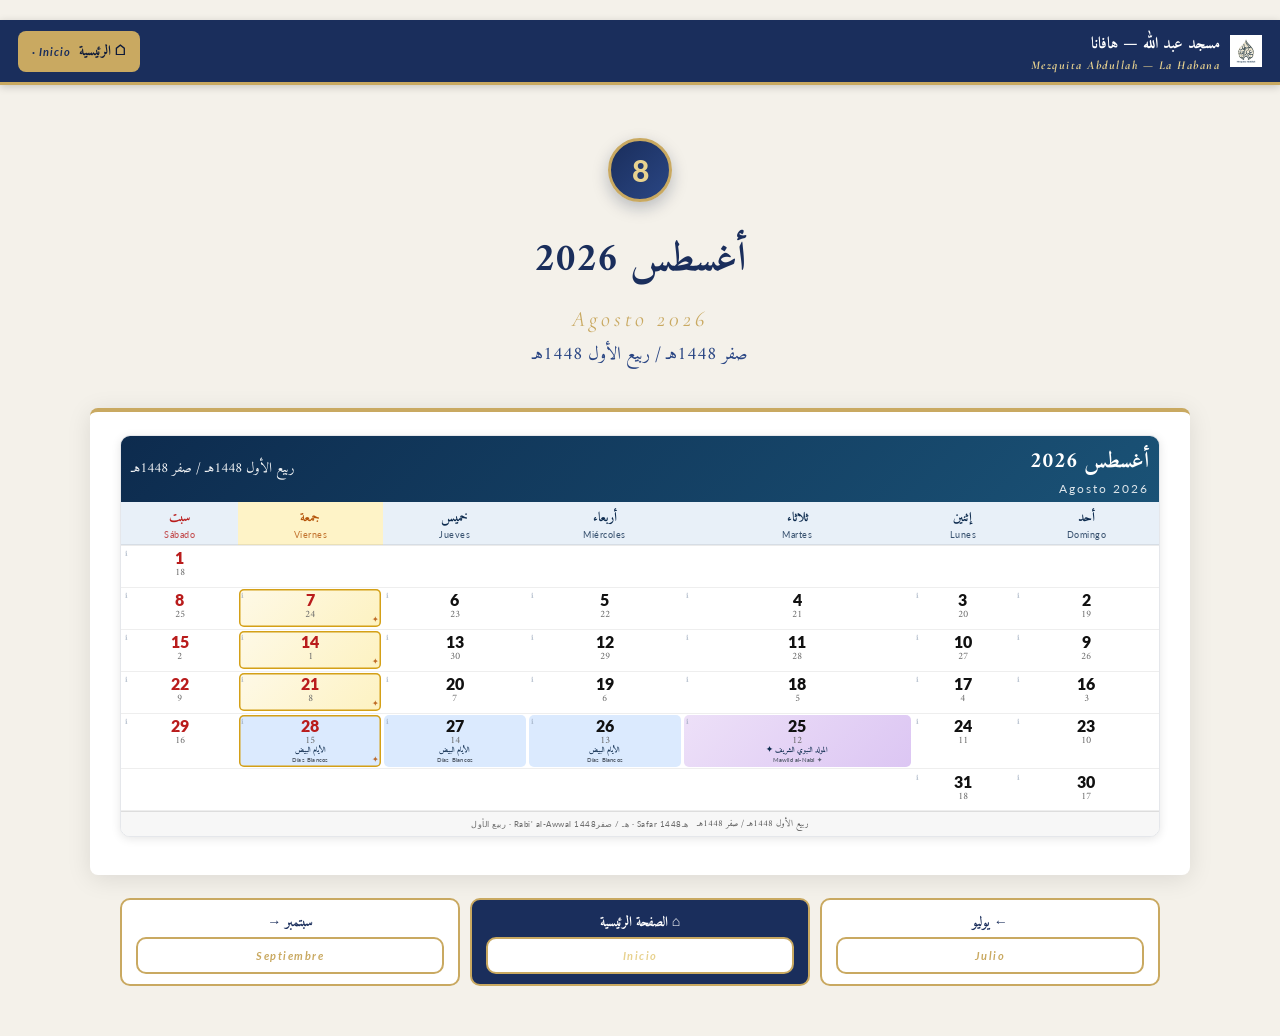
<file: august.html>
<!DOCTYPE html>
<html lang="ar" dir="rtl">
<head>
<meta charset="UTF-8">
<meta name="viewport" content="width=device-width, initial-scale=1.0">
<title>أغسطس / Agosto 2026 | مسجد عبد الله — هافانا | Mezquita Abdullah</title>
<link rel="icon" type="image/png" href="logo.png">
<link rel="preconnect" href="https://fonts.googleapis.com">
<link rel="preconnect" href="https://fonts.gstatic.com" crossorigin>
<link href="https://fonts.googleapis.com/css2?family=Amiri:ital,wght@0,400;0,700;1,400&family=Scheherazade+New:wght@400;600;700&family=Lato:wght@300;400;700;900&family=Cormorant+Garamond:ital,wght@0,400;0,600;0,700;1,400&display=swap" rel="stylesheet">
<style>

* { margin: 0; padding: 0; box-sizing: border-box; }
html, body {
  background: #e8eaed;
  font-family: 'Amiri', 'Scheherazade New', 'Lato', serif;
  color: #1a1a1a;
  direction: rtl;
}
body { padding: 20px 0; }

/* ========== PAGE ========== */
.page {
  width: 420mm;
  min-height: 297mm;
  background: #fff;
  margin: 0 auto 20px;
  padding: 10mm;
  page-break-after: always;
  box-shadow: 0 4px 20px rgba(0,0,0,0.12);
  position: relative;
  overflow: hidden;
}

/* ========== COVER PAGE ========== */
.cover-page {
  background:
    radial-gradient(ellipse at top, #1a3a6c 0%, #0d2b4e 50%, #061a30 100%);
  color: #f7e9c4;
  display: flex;
  flex-direction: column;
  align-items: center;
  justify-content: center;
  text-align: center;
  padding: 30mm 20mm;
}
.cover-page::before {
  content: "";
  position: absolute; inset: 8mm;
  border: 3px double #c9a45c;
  border-radius: 6px;
  pointer-events: none;
  box-shadow: inset 0 0 0 2px rgba(201,164,92,0.25);
}
.cover-page::after {
  content: "";
  position: absolute; inset: 0;
  background:
    repeating-linear-gradient(45deg, transparent 0 18px, rgba(201,164,92,0.04) 18px 19px),
    repeating-linear-gradient(-45deg, transparent 0 18px, rgba(201,164,92,0.04) 18px 19px);
  pointer-events: none;
}
.cover-inner { position: relative; z-index: 2; max-width: 320mm; }
.basmala {
  font-family: 'Amiri', serif;
  font-size: 36px;
  color: #f3d27a;
  margin-bottom: 18mm;
  text-shadow: 0 2px 8px rgba(0,0,0,0.4);
}
.cover-crescent {
  font-size: 78px;
  color: #f0c860;
  margin-bottom: 6mm;
  filter: drop-shadow(0 4px 12px rgba(240,200,96,0.4));
}
.cover-mosque-ar {
  font-family: 'Amiri', serif;
  font-size: 76px;
  font-weight: 700;
  color: #fff;
  letter-spacing: 4px;
  text-shadow: 0 4px 14px rgba(0,0,0,0.5);
  margin-bottom: 6mm;
  line-height: 1.1;
}
.cover-mosque-es {
  font-family: 'Cormorant Garamond', serif;
  font-size: 44px;
  font-weight: 600;
  color: #f3d27a;
  letter-spacing: 6px;
  font-style: italic;
  direction: ltr;
  margin-bottom: 14mm;
}
.cover-divider {
  width: 220mm;
  height: 28px;
  margin: 6mm auto 12mm;
  background:
    linear-gradient(to right, transparent, #c9a45c 20%, #c9a45c 80%, transparent);
  -webkit-mask: radial-gradient(circle at center, transparent 8px, #000 9px),
                linear-gradient(#000,#000);
  -webkit-mask-composite: source-over;
  mask: radial-gradient(circle at center, transparent 8px, #000 9px),
        linear-gradient(#000,#000);
  position: relative;
}
.cover-divider::before, .cover-divider::after {
  content: "✦";
  position: absolute; top: 0;
  color: #f0c860; font-size: 22px;
}
.cover-divider::before { left: -2mm; }
.cover-divider::after { right: -2mm; }
.cover-title-ar {
  font-family: 'Amiri', serif;
  font-size: 48px;
  font-weight: 700;
  color: #f7e9c4;
  margin-bottom: 4mm;
  letter-spacing: 2px;
}
.cover-title-es {
  font-family: 'Cormorant Garamond', serif;
  font-size: 30px;
  font-weight: 500;
  color: #d4b475;
  font-style: italic;
  direction: ltr;
  margin-bottom: 16mm;
}
.cover-year {
  font-family: 'Lato', sans-serif;
  font-size: 120px;
  font-weight: 900;
  color: #fff;
  line-height: 1;
  letter-spacing: 12px;
  text-shadow: 0 6px 20px rgba(0,0,0,0.5);
  margin: 8mm 0;
}
.cover-hijri {
  font-family: 'Amiri', serif;
  font-size: 32px;
  color: #f0c860;
  font-weight: 700;
  letter-spacing: 3px;
  margin-bottom: 20mm;
}
.cover-location {
  font-family: 'Cormorant Garamond', serif;
  font-size: 20px;
  color: #d4b475;
  direction: ltr;
  font-style: italic;
  letter-spacing: 4px;
}
.cover-location .sep { margin: 0 8px; color: #c9a45c; }

/* ========== CALENDAR PAGES HEADER ========== */
.page-header {
  background: linear-gradient(135deg, #0d2b4e 0%, #1a4a7a 50%, #0d2b4e 100%);
  color: #fff;
  padding: 5mm 8mm;
  border-radius: 10px;
  margin-bottom: 5mm;
  display: flex;
  align-items: center;
  justify-content: space-between;
  position: relative;
  overflow: hidden;
}
.page-header::before {
  content: "";
  position: absolute; inset: 0;
  background: repeating-linear-gradient(45deg, transparent 0 20px, rgba(201,164,92,0.06) 20px 21px);
}
.ph-mosque { display: flex; flex-direction: column; gap: 2px; position: relative; z-index: 2; }
.ph-mosque-ar { font-family: 'Amiri', serif; font-size: 26px; font-weight: 700; color: #f7e9c4; letter-spacing: 2px; }
.ph-mosque-es { font-family: 'Cormorant Garamond', serif; font-size: 16px; color: #d4b475; direction: ltr; font-style: italic; letter-spacing: 3px; }
.ph-section { display: flex; flex-direction: column; gap: 2px; text-align: center; position: relative; z-index: 2; }
.ph-section-ar { font-family: 'Amiri', serif; font-size: 28px; font-weight: 700; color: #fff; }
.ph-section-es { font-family: 'Lato', sans-serif; font-size: 14px; color: #f0c860; direction: ltr; letter-spacing: 4px; font-weight: 300; }
.ph-year { font-family: 'Lato', sans-serif; font-size: 28px; font-weight: 900; color: #f0c860; letter-spacing: 3px; position: relative; z-index: 2; }

/* ========== MONTHS GRID (4 per page) ========== */
.months-grid-4 {
  display: grid;
  grid-template-columns: repeat(2, 1fr);
  grid-template-rows: repeat(2, 1fr);
  gap: 5mm;
  height: calc(297mm - 32mm);
}

.month-block {
  border-radius: 10px;
  overflow: hidden;
  box-shadow: 0 2px 10px rgba(0,0,0,0.10);
  border: 2px solid #d8d8d8;
  background: #fff;
  display: flex;
  flex-direction: column;
}
.month-block.sacred {
  border-color: #c9a45c;
  box-shadow: 0 2px 12px rgba(201,164,92,0.25);
}
.month-block.ramadan {
  border-color: #15803d;
  box-shadow: 0 2px 12px rgba(21,128,61,0.20);
}

.month-head {
  padding: 6px 10px;
  text-align: center;
  display: flex;
  align-items: center;
  justify-content: space-between;
}
.month-block:not(.sacred):not(.ramadan) .month-head { background: linear-gradient(135deg, #0d2b4e, #1a5276); color: #fff; }
.month-block.sacred .month-head { background: linear-gradient(135deg, #6B4F12, #b88a2a); color: #fff; }
.month-block.ramadan .month-head { background: linear-gradient(135deg, #0f4c2a, #1a7a43); color: #fff; }
.month-greg-name { display: flex; flex-direction: column; align-items: flex-start; }
.month-greg-name .m-ar { font-family: 'Amiri', serif; font-size: 22px; font-weight: 700; }
.month-greg-name .m-es { font-family: 'Lato', sans-serif; font-size: 12px; font-weight: 400; opacity: 0.85; direction: ltr; letter-spacing: 2px; }
.month-hijri-name { text-align: left; }
.month-hijri-name .m-ar { font-family: 'Amiri', serif; font-size: 14px; opacity: 0.95; display: block; }

.cal-table { width: 100%; border-collapse: collapse; flex: 1; }
.cal-table th {
  padding: 4px 2px;
  text-align: center;
  font-size: 11px;
  font-weight: 700;
  border-bottom: 2px solid rgba(0,0,0,0.08);
  vertical-align: middle;
}
.cal-table th .wd-ar { font-family: 'Amiri', serif; font-size: 13px; display: block; }
.cal-table th .wd-es { font-family: 'Lato', sans-serif; font-size: 8.5px; font-weight: 400; opacity: 0.8; direction: ltr; letter-spacing: 0.5px; display: block; margin-top: 1px; }
.month-block:not(.sacred):not(.ramadan) .cal-table th { background: #e8f0f8; color: #0d2b4e; }
.month-block.sacred .cal-table th { background: #fef3cd; color: #6B4F12; }
.month-block.ramadan .cal-table th { background: #d4edda; color: #0f4c2a; }
.cal-table th.fri { color: #b45309 !important; background: #fef3c7 !important; }
.cal-table th.sat { color: #b91c1c !important; }

.cal-table td {
  padding: 1.5px;
  text-align: center;
  vertical-align: top;
  border-bottom: 0.5px solid #eee;
}

.day-cell {
  display: flex;
  flex-direction: column;
  align-items: center;
  border-radius: 5px;
  padding: 3px 2px;
  min-height: 38px;
  position: relative;
  cursor: pointer;
  transition: transform 0.12s ease, box-shadow 0.12s ease;
}
.day-cell:hover {
  transform: translateY(-1px);
  box-shadow: 0 3px 10px rgba(0,0,0,0.18);
  z-index: 5;
}
.info-dot {
  position: absolute;
  top: 1px;
  inset-inline-end: 2px;
  font-size: 7px;
  color: #94a3b8;
  opacity: 0.6;
}
.day-cell:hover .info-dot { color: #0d2b4e; opacity: 1; }

.g-num { font-family: 'Lato', sans-serif; font-size: 16px; font-weight: 800; line-height: 1; color: #111; }
.h-num { font-family: 'Amiri', serif; font-size: 10px; color: #666; line-height: 1.1; margin-top: 1px; }
.ev-label {
  font-size: 7px;
  line-height: 1.15;
  text-align: center;
  font-weight: 600;
  max-width: 99%;
  margin-top: 1px;
}
.ev-ar { font-family: 'Amiri', serif; font-size: 7.5px; color: #0d2b4e; }
.ev-es { font-family: 'Lato', sans-serif; font-size: 6px; color: #4b5563; direction: ltr; opacity: 0.9; letter-spacing: 0.2px; }
.ev-label.mini { font-size: 6.5px; }

/* Day type backgrounds */
.dc-eid        { background: linear-gradient(135deg, #ffd966, #ffe88a) !important; }
.dc-eid2       { background: #fff3a0 !important; }
.dc-holy       { background: linear-gradient(135deg, #ede0f8, #dcc6f3) !important; }
.dc-fast-start { background: #c6f0d3 !important; }
.dc-arafah     { background: linear-gradient(135deg, #b7f3c4, #88e0a0) !important; }
.dc-ramadan    { background: #edf7ed; }
.dc-sacred     { background: #fef8e8; }
.dc-white      { background: #dbeafe !important; }
.dc-new-year   { background: #fce4ec !important; }

/* Friday highlight (gold frame) — applied on top */
.day-cell.is-friday {
  background: linear-gradient(135deg, #fef9e7, #fdf2c1);
  box-shadow: inset 0 0 0 1.5px #d4a017;
}
.day-cell.is-friday::after {
  content: "✦";
  position: absolute;
  bottom: 0px; inset-inline-start: 2px;
  color: #b45309;
  font-size: 8px;
  opacity: 0.85;
}
/* Friday + Ramadan etc keep their own bg via specificity (Friday adds frame only) */
.day-cell.is-friday.dc-ramadan { background: linear-gradient(135deg, #edf7ed, #d6f0d6); }
.day-cell.is-friday.dc-sacred  { background: linear-gradient(135deg, #fef8e8, #fbeec4); }
.day-cell.is-friday.dc-white   { background: linear-gradient(135deg, #dbeafe, #c5e0ff); }

/* Last ten Ramadan — deep emerald glow */
.day-cell.is-last10 {
  background: linear-gradient(135deg, #047857, #065f46) !important;
  color: #fff !important;
  box-shadow: inset 0 0 0 1.5px #fbbf24, 0 0 8px rgba(4,120,87,0.45);
}
.day-cell.is-last10 .g-num { color: #fff !important; }
.day-cell.is-last10 .h-num { color: #fde68a !important; }
.day-cell.is-last10 .ev-ar { color: #fef3c7 !important; }
.day-cell.is-last10 .ev-es { color: #fef3c7 !important; }
.day-cell.is-last10 .info-dot { color: #fde68a !important; opacity: 1; }
/* Laylat al-Qadr override */
.day-cell.is-last10.dc-holy {
  background: linear-gradient(135deg, #5b21b6, #7c3aed) !important;
  box-shadow: inset 0 0 0 2px #fbbf24, 0 0 12px rgba(124,58,237,0.5);
}

/* Ten Dhul-Hijjah — warm gold→green */
.day-cell.is-tendh {
  background: linear-gradient(135deg, #b8923a, #16a34a) !important;
  color: #fff !important;
  box-shadow: inset 0 0 0 1.5px #fde68a, 0 0 6px rgba(184,146,58,0.40);
}
.day-cell.is-tendh .g-num { color: #fff !important; }
.day-cell.is-tendh .h-num { color: #fef3c7 !important; }
.day-cell.is-tendh .ev-ar, .day-cell.is-tendh .ev-es { color: #fffbeb !important; }
.day-cell.is-tendh .info-dot { color: #fff !important; opacity: 1; }
/* Arafah / Adha keep their special background */
.day-cell.is-tendh.dc-arafah { background: linear-gradient(135deg, #15803d, #16a34a) !important; box-shadow: inset 0 0 0 2px #fbbf24, 0 0 10px rgba(22,163,74,0.5); }
.day-cell.is-tendh.dc-eid { background: linear-gradient(135deg, #d4a017, #ffd700) !important; color: #5b3a00 !important; box-shadow: inset 0 0 0 2px #92400e, 0 0 10px rgba(212,160,23,0.5); }
.day-cell.is-tendh.dc-eid .g-num { color: #5b3a00 !important; }
.day-cell.is-tendh.dc-eid .h-num { color: #7c3a00 !important; }
.day-cell.is-tendh.dc-eid .ev-ar, .day-cell.is-tendh.dc-eid .ev-es { color: #5b3a00 !important; }

.fri .g-num, .sat .g-num { color: #b91c1c; }

.month-footer {
  background: #f7f7f7;
  text-align: center;
  padding: 4px 6px;
  font-size: 9px;
  color: #555;
  border-top: 1px solid #ddd;
  display: flex;
  justify-content: center;
  align-items: center;
  gap: 8px;
}
.month-footer .ftr-es { font-family: 'Lato', sans-serif; direction: ltr; font-size: 8px; opacity: 0.85; letter-spacing: 0.5px; }

.page-footer {
  position: absolute;
  bottom: 4mm;
  left: 10mm;
  right: 10mm;
  text-align: center;
  font-size: 10px;
  color: #6b7280;
  padding-top: 4px;
  border-top: 1px solid #e5e7eb;
  display: flex;
  align-items: center;
  justify-content: center;
  gap: 8px;
  font-family: 'Amiri', 'Lato', serif;
}
.page-footer .dot { color: #c9a45c; }

/* ========== MODAL ========== */
.modal-overlay {
  position: fixed;
  inset: 0;
  background: rgba(10,20,40,0.65);
  backdrop-filter: blur(4px);
  -webkit-backdrop-filter: blur(4px);
  display: none;
  align-items: center;
  justify-content: center;
  z-index: 1000;
  padding: 20px;
  /* السماح بالتمرير على overlay عندما يكون المحتوى أطول من الشاشة */
  overflow-y: auto;
  -webkit-overflow-scrolling: touch;
  overscroll-behavior: contain;
}
.modal-overlay.active { display: flex; }
.modal {
  background: #fff;
  width: min(420px, 100%);
  max-height: 85vh;
  /* استخدام dvh عند توفره للتعامل مع شريط المتصفح المتحرك على الهاتف */
  max-height: 85dvh;
  display: flex;
  flex-direction: column;
  border-radius: 16px;
  border: 3px solid #c9a45c;
  box-shadow: 0 20px 60px rgba(0,0,0,0.4);
  position: relative;
  overflow: hidden; /* الحفاظ على الحواف المستديرة */
  animation: modalIn 0.25s ease-out;
  /* منع backdrop-filter من إفساد التمرير للعناصر الداخلية */
  will-change: transform, opacity;
}
@keyframes modalIn {
  from { opacity: 0; transform: translateY(20px) scale(0.96); }
  to { opacity: 1; transform: translateY(0) scale(1); }
}
.modal-header {
  background: linear-gradient(135deg, #0d2b4e, #1a4a7a);
  color: #fff;
  padding: 20px 28px;
  padding-inline-end: 60px; /* مساحة لزر الإغلاق */
  border-radius: 13px 13px 0 0;
  position: relative;
  flex-shrink: 0; /* الهيدر ثابت لا يُضغط */
}
.modal-close {
  position: absolute;
  top: 12px;
  inset-inline-end: 14px;
  width: 36px; height: 36px;
  border-radius: 50%;
  background: rgba(255,255,255,0.2);
  border: 1.5px solid rgba(255,255,255,0.3);
  color: #fff;
  font-size: 22px;
  cursor: pointer;
  display: flex; align-items: center; justify-content: center;
  transition: background 0.15s;
  z-index: 5;
  -webkit-tap-highlight-color: transparent;
  touch-action: manipulation;
}
.modal-close:hover { background: rgba(255,255,255,0.3); }
.modal-date-line {
  font-family: 'Lato', sans-serif;
  font-size: 14px;
  color: #f0c860;
  letter-spacing: 2px;
  margin-bottom: 4px;
}
.modal-title-ar { font-family: 'Amiri', serif; font-size: 28px; font-weight: 700; margin-bottom: 4px; }
.modal-title-es { font-family: 'Cormorant Garamond', serif; font-size: 18px; color: #d4b475; direction: ltr; font-style: italic; letter-spacing: 2px; }
.modal-section { margin-bottom: 18px; }
.modal-section h4 {
  font-family: 'Amiri', serif;
  font-size: 15px;
  color: #0d2b4e;
  margin-bottom: 6px;
  padding-bottom: 4px;
  border-bottom: 2px solid #c9a45c;
  display: inline-block;
}
.modal-section .es-label { font-family: 'Lato', sans-serif; font-size: 11px; color: #6b7280; direction: ltr; margin-left: 6px; }
.modal-section p.ar { font-family: 'Amiri', serif; font-size: 18px; line-height: 1.8; color: #1f2937; }
.modal-section p.es { font-family: 'Lato', sans-serif; font-size: 14px; line-height: 1.6; color: #374151; direction: ltr; text-align: left; margin-top: 8px; padding-inline-start: 12px; border-inline-start: 3px solid #c9a45c; }
/* جسم النافذة هو المنطقة القابلة للتمرير */
.modal-body {
  padding: 22px 28px;
  overflow-y: auto;
  -webkit-overflow-scrolling: touch;
  overscroll-behavior: contain;
  flex: 1 1 auto;
  min-height: 0; /* مهم لـ flex children حتى يعمل scroll */
}
.modal-footer {
  flex-shrink: 0;
}
.modal-quote {
  background: linear-gradient(135deg, #fef9e7, #fef3c7);
  border-radius: 10px;
  padding: 18px 22px;
  border: 1.5px solid #d4a017;
  margin-top: 10px;
}
.modal-quote .q-ar {
  font-family: 'Amiri', serif;
  font-size: 22px;
  line-height: 1.9;
  color: #5b3a00;
  text-align: center;
  font-weight: 600;
}
.modal-quote .q-es {
  font-family: 'Cormorant Garamond', serif;
  font-size: 15px;
  line-height: 1.55;
  color: #6b4f12;
  direction: ltr;
  text-align: center;
  font-style: italic;
  margin-top: 10px;
  padding-top: 10px;
  border-top: 1px dashed #d4a017;
}
.modal-quote .q-ref {
  font-family: 'Lato', sans-serif;
  font-size: 12px;
  color: #92400e;
  text-align: center;
  margin-top: 8px;
  letter-spacing: 1px;
}
.modal-footer {
  padding: 14px 28px;
  text-align: center;
  font-family: 'Amiri', serif;
  font-size: 13px;
  color: #6b7280;
  border-top: 1px solid #e5e7eb;
}
.modal-footer .es { font-family: 'Lato', sans-serif; font-size: 11px; direction: ltr; color: #9ca3af; }

/* ========== COMPACT LEGEND (under calendar) ========== */
.legend-compact {
  margin-top: 3mm;
  padding: 2.5mm 3mm;
  background: linear-gradient(135deg, #f8fafc, #f1f5f9);
  border-radius: 6px;
  border: 1px solid #e2e8f0;
}
.legend-title-small {
  text-align: center;
  font-family: 'Amiri', serif;
  font-size: 11px;
  font-weight: 700;
  color: #0d2b4e;
  margin-bottom: 2mm;
}
.legend-grid-small {
  display: flex;
  flex-wrap: wrap;
  gap: 1.2mm 2.5mm;
  justify-content: center;
}
.legend-chip {
  display: inline-flex;
  align-items: center;
  gap: 3px;
  padding: 1.5px 5px;
  border-radius: 14px;
  border: 1px solid #cbd5e1;
  background: #fff;
  font-size: 8px;
}
.legend-chip .swatch {
  width: 8px;
  height: 8px;
  border-radius: 2px;
  flex-shrink: 0;
  border: 1px solid rgba(0,0,0,0.15);
}
.legend-chip .swatch.dc-eid { background: linear-gradient(135deg, #ffd966, #ffe88a); }
.legend-chip .swatch.dc-eid2 { background: #fff3a0; }
.legend-chip .swatch.dc-holy { background: linear-gradient(135deg, #ede0f8, #dcc6f3); }
.legend-chip .swatch.dc-fast-start { background: #c6f0d3; }
.legend-chip .swatch.dc-arafah { background: linear-gradient(135deg, #b7f3c4, #88e0a0); }
.legend-chip .swatch.dc-ramadan { background: #edf7ed; }
.legend-chip .swatch.dc-sacred { background: #fef8e8; }
.legend-chip .swatch.dc-white { background: #dbeafe; }
.legend-chip .swatch.dc-new-year { background: #fce4ec; }
.legend-chip .swatch.is-friday { background: linear-gradient(135deg, #fef9e7, #fdf2c1); box-shadow: inset 0 0 0 1px #d4a017; }
.legend-chip .swatch.is-last10 { background: linear-gradient(135deg, #047857, #065f46); }
.legend-chip .swatch.is-tendh { background: linear-gradient(135deg, #b8923a, #16a34a); }
.legend-chip .text {
  font-family: 'Amiri', serif;
  font-size: 8px;
  color: #334155;
  white-space: nowrap;
}

/* ========== COMPACT EVENTS TABLE ========== */
.events-page {
  background: #fff;
  padding: 5mm 6mm;
  max-height: 100mm;
}
.events-title {
  text-align: center;
  font-family: 'Amiri', serif;
  font-size: 16px;
  font-weight: 700;
  color: #0d2b4e;
  margin-bottom: 1mm;
  letter-spacing: 1px;
}
.events-subtitle {
  text-align: center;
  font-family: 'Cormorant Garamond', serif;
  font-size: 10px;
  color: #c9a45c;
  direction: ltr;
  font-style: italic;
  letter-spacing: 1.5px;
  margin-bottom: 3mm;
}
.events-table-wrap { overflow-x: auto; max-width: 92%; margin: 0 auto; }
.events-table {
  width: 100%;
  border-collapse: collapse;
  font-family: 'Amiri', 'Lato', serif;
  font-size: 9px;
  table-layout: fixed;
}
.events-table th {
  background: linear-gradient(135deg, #0d2b4e, #1a4a7a);
  color: #fff;
  padding: 4px 3px;
  text-align: center;
  font-family: 'Amiri', serif;
  font-size: 10px;
  font-weight: 700;
  border: 1px solid #0d2b4e;
}
.events-table th .es { font-family: 'Lato', sans-serif; font-size: 7px; font-weight: 400; opacity: 0.85; direction: ltr; display: block; margin-top: 1px; letter-spacing: 0.3px; }
.events-table td {
  padding: 3px 3px;
  border: 1px solid #e5e7eb;
  text-align: center;
  vertical-align: middle;
}
.events-table tr:nth-child(even) { background: #f8fafc; }
.events-table tr:hover { background: #eef6ff; }
.events-table .ev-name-ar { font-family: 'Amiri', serif; font-size: 10px; font-weight: 700; color: #0d2b4e; }
.events-table .ev-name-es { font-family: 'Lato', sans-serif; font-size: 8px; color: #6b7280; direction: ltr; display: block; margin-top: 1px; }
.events-table .date-greg { font-family: 'Lato', sans-serif; font-size: 9px; color: #374151; direction: ltr; }
.events-table .date-hijri { font-family: 'Amiri', serif; font-size: 9px; color: #92400e; }
.events-table col:first-child { width: 44%; }
.events-table col:nth-child(2) { width: 28%; }
.events-table col:nth-child(3) { width: 28%; }

/* ========== MODAL MOBILE FIXES ========== */
@media (max-width: 640px) {
  /* تعطيل blur على الهاتف (يسبب lag ومشاكل تمرير على iOS/Android القديم) */
  .modal-overlay {
    padding: 10px;
    align-items: flex-start; /* لصق بالأعلى لتجنب قطع المحتوى الطويل */
    justify-content: center;
    backdrop-filter: none;
    -webkit-backdrop-filter: none;
    background: rgba(10,20,40,0.78);
    /* استخدام dvh لتجنب مشاكل شريط العنوان المتحرك */
    height: 100vh;
    height: 100dvh;
    overflow-y: auto;
    -webkit-overflow-scrolling: touch;
    overscroll-behavior: contain;
    /* تجنب إيماءات التمرير في الخلفية */
    touch-action: pan-y;
  }
  .modal-overlay.active {
    display: flex;
  }
  .modal {
    width: 100%;
    max-width: 460px;
    margin: 12px auto;
    /* الارتفاع الأقصى: استخدام dvh لتفادي قفز شريط المتصفح */
    max-height: calc(100dvh - 24px);
    max-height: calc(100vh - 24px); /* fallback */
    border-radius: 14px;
    border-width: 2px;
    position: relative;
    /* مهم: نضمن أن العنصر لا يتأثر بـ transform بعد انتهاء الأنيميشن */
    display: flex;
    flex-direction: column;
    overflow: hidden;
  }
  /* استخدام dvh في المتصفحات الحديثة فقط */
  @supports (height: 100dvh) {
    .modal { max-height: calc(100dvh - 24px); }
  }
  .modal-header {
    padding: 14px 18px;
    padding-inline-end: 54px;
    border-radius: 12px 12px 0 0;
    flex-shrink: 0;
  }
  .modal-close {
    width: 38px; height: 38px;       /* أكبر للضغط السهل (≥ 38px) */
    font-size: 20px;
    top: 8px;
    inset-inline-end: 8px;
    background: rgba(255,255,255,0.28);
    border: 1.5px solid rgba(255,255,255,0.45);
    box-shadow: 0 2px 6px rgba(0,0,0,0.25);
  }
  .modal-date-line { font-size: 11px; letter-spacing: 1px; }
  .modal-title-ar { font-size: 20px; }
  .modal-title-es { font-size: 14px; }
  .modal-body {
    padding: 14px 18px 18px;
    overflow-y: auto;
    -webkit-overflow-scrolling: touch;
    overscroll-behavior: contain;
    flex: 1 1 auto;
    min-height: 0;
  }
  .modal-section { margin-bottom: 12px; }
  .modal-section h4 { font-size: 13px; }
  .modal-section p.ar { font-size: 15px; }
  .modal-section p.es { font-size: 12px; }
  .modal-quote { padding: 12px 14px; }
  .modal-quote .q-ar { font-size: 16px; line-height: 1.85; }
  .modal-quote .q-es { font-size: 13px; }
  .modal-footer {
    padding: 10px 18px;
    font-size: 11px;
    flex-shrink: 0;
  }
}

/* === تحسين الوضع الأفقي (Landscape) على الهاتف === */
@media (max-width: 900px) and (orientation: landscape) and (max-height: 500px) {
  .modal-overlay { padding: 6px; align-items: flex-start; }
  .modal {
    max-height: calc(100dvh - 12px);
    max-height: calc(100vh - 12px);
    margin: 6px auto;
  }
  .modal-header { padding: 10px 16px; padding-inline-end: 50px; }
  .modal-title-ar { font-size: 18px; margin-bottom: 2px; }
  .modal-title-es { font-size: 12px; }
  .modal-date-line { font-size: 10px; margin-bottom: 2px; }
  .modal-close { width: 34px; height: 34px; font-size: 18px; top: 6px; inset-inline-end: 6px; }
  .modal-body { padding: 10px 16px; }
  .modal-section { margin-bottom: 10px; }
  .modal-quote { padding: 10px 12px; }
  .modal-footer { padding: 8px 16px; }
}

/* === دعم الشاشات الصغيرة جداً === */
@media (max-width: 360px) {
  .modal-header { padding: 12px 14px; padding-inline-end: 50px; }
  .modal-body { padding: 12px 14px; }
  .modal-title-ar { font-size: 18px; }
  .modal-section p.ar { font-size: 14px; }
  .modal-quote .q-ar { font-size: 15px; }
}

/* ========== PRINT ========== */
@media print {
  body { background: #fff; padding: 0; }
  .page { box-shadow: none; margin: 0; page-break-after: always; }
  .info-dot { display: none !important; }
  .modal-overlay { display: none !important; }
  .day-cell { cursor: default; }
  .day-cell:hover { transform: none; box-shadow: none; }
}

@page { size: A3 landscape; margin: 0; }


/* ===== New theme: navy + gold from mosque logo ===== */
:root{
  --navy:#1a2e5c;
  --navy-dark:#0d1a3a;
  --navy-light:#2a4684;
  --gold:#c9a961;
  --gold-light:#e8d28f;
  --cream:#fbf8f1;
}
html, body { background:#f4f1ea; }
/* Override cover gradients on new index */
.home-hero{
  background: linear-gradient(135deg, #ffffff 0%, #fbf8f1 60%, #f1eadb 100%);
  color: var(--navy);
  text-align:center;
  padding: 24mm 16mm 18mm;
  border-bottom: 4px solid var(--gold);
  position:relative;
}
.home-hero::before{
  content:""; position:absolute; inset: 5mm; pointer-events:none;
  border: 2px solid rgba(201,169,97,0.45); border-radius: 8px;
}
.home-logo{
  width: 160px; height: 160px; object-fit: contain;
  margin: 0 auto 6mm; display:block;
  filter: drop-shadow(0 6px 18px rgba(26,46,92,0.18));
}
.home-mosque-ar{
  font-family:'Amiri', serif; font-size: 44px; font-weight:700;
  color: var(--navy); letter-spacing: 3px; margin-bottom: 4mm;
}
.home-mosque-es{
  font-family:'Cormorant Garamond', serif; font-size: 26px; font-weight:600;
  color: var(--gold); font-style: italic; letter-spacing: 4px;
  direction:ltr; margin-bottom: 6mm;
}
.home-title-ar{
  font-family:'Amiri', serif; font-size: 30px; color: var(--navy-dark);
  margin-bottom: 2mm;
}
.home-title-es{
  font-family:'Cormorant Garamond', serif; font-size: 18px; color: var(--navy-light);
  direction:ltr; letter-spacing: 3px; font-style:italic; margin-bottom: 4mm;
}
.home-year{
  font-family:'Lato', sans-serif; font-size: 42px; font-weight:900;
  color: var(--gold); letter-spacing: 8px;
}
.home-hijri{
  font-family:'Amiri', serif; font-size: 22px; color: var(--navy);
  margin-top: 2mm;
}

/* Notice banner */
.home-notice{
  margin: 8mm auto 4mm;
  max-width: 92%;
  background: linear-gradient(135deg, #fff9e6, #fef3c7);
  border: 2px solid var(--gold);
  border-radius: 10px;
  padding: 14px 20px;
  text-align:center;
  box-shadow: 0 4px 12px rgba(201,169,97,0.18);
}
.home-notice .ar{
  font-family:'Amiri', serif; font-size: 18px; font-weight:700;
  color: var(--navy-dark); display:block; margin-bottom: 4px;
}
.home-notice .es{
  font-family:'Lato', sans-serif; font-size: 13px; color: var(--navy);
  direction: ltr; display:block; font-style: italic;
}
.home-notice .icon{ font-size: 22px; color: var(--gold); margin: 0 6px; vertical-align:middle; }

/* Buttons grid */
.months-section{
  padding: 8mm 10mm 12mm;
  background: #fff;
}
.months-section-title{
  text-align:center;
  font-family:'Amiri', serif; font-size: 26px; font-weight:700;
  color: var(--navy); margin-bottom: 2mm;
}
.months-section-title-es{
  text-align:center;
  font-family:'Cormorant Garamond', serif; font-size: 15px;
  color: var(--gold); direction: ltr; letter-spacing: 3px;
  font-style:italic; margin-bottom: 8mm;
}
.months-buttons{
  display: grid;
  grid-template-columns: repeat(4, 1fr);
  gap: 14px;
  max-width: 980px;
  margin: 0 auto;
}
.month-btn{
  display:flex; flex-direction:column; align-items:center; justify-content:center;
  background: linear-gradient(135deg, var(--navy) 0%, var(--navy-light) 100%);
  color: #fff;
  text-decoration: none;
  border-radius: 12px;
  padding: 18px 10px;
  border: 2px solid var(--gold);
  box-shadow: 0 4px 12px rgba(13,26,58,0.25);
  transition: transform .18s ease, box-shadow .18s ease, background .18s ease;
  cursor: pointer;
  position: relative;
  overflow: hidden;
}
.month-btn::before{
  content: ""; position: absolute; top: 0; left: 0; right: 0; height: 4px;
  background: linear-gradient(90deg, transparent, var(--gold-light), transparent);
}
.month-btn:hover{
  transform: translateY(-3px);
  box-shadow: 0 10px 22px rgba(13,26,58,0.35);
  background: linear-gradient(135deg, var(--navy-light) 0%, var(--navy) 100%);
}
.month-btn .num{
  font-family:'Lato', sans-serif; font-size: 28px; font-weight: 900;
  color: var(--gold-light);
  background: rgba(0,0,0,0.18);
  width: 44px; height: 44px; border-radius: 50%;
  display: flex; align-items:center; justify-content:center;
  margin-bottom: 8px;
  border: 1.5px solid var(--gold);
}
.month-btn .ar{
  font-family:'Amiri', serif; font-size: 20px; font-weight:700;
  color: #fff; margin-bottom: 2px;
}
.month-btn .es{
  font-family:'Lato', sans-serif; font-size: 12px;
  color: var(--gold-light); direction: ltr; letter-spacing: 1.5px;
  text-transform: uppercase;
}

@media (max-width: 900px){
  .months-buttons{ grid-template-columns: repeat(3, 1fr); }
  .home-mosque-ar{ font-size: 32px; }
  .home-mosque-es{ font-size: 20px; }
  .home-logo{ width: 120px; height: 120px; }
}
@media (max-width: 560px){
  .months-buttons{ grid-template-columns: repeat(2, 1fr); }
  .home-hero{ padding: 14mm 6mm; }
  .home-mosque-ar{ font-size: 26px; }
  .home-year{ font-size: 32px; }
}

/* Month page header back-button */
.back-bar{
  background: var(--navy);
  color: #fff;
  padding: 10px 18px;
  display: flex; align-items: center; justify-content: space-between;
  gap: 12px;
  border-bottom: 3px solid var(--gold);
  position: sticky; top: 0; z-index: 50;
  box-shadow: 0 2px 8px rgba(0,0,0,0.18);
}
.back-bar .brand{
  display:flex; align-items:center; gap:10px;
  font-family:'Amiri', serif; font-weight:700; font-size: 16px;
}
.back-bar .brand img{ width: 32px; height: 32px; object-fit: contain; }
.back-bar .brand .es{
  font-family:'Cormorant Garamond', serif; font-style:italic;
  font-size: 12px; color: var(--gold-light); direction: ltr;
  display: block; letter-spacing: 1.5px;
}
.back-btn{
  background: var(--gold);
  color: var(--navy-dark);
  border: none;
  padding: 8px 14px;
  border-radius: 8px;
  font-family: 'Amiri', 'Lato', serif;
  font-weight: 700;
  font-size: 14px;
  cursor: pointer;
  text-decoration: none;
  display: inline-flex; align-items: center; gap: 8px;
  transition: transform .15s, background .15s;
}
.back-btn:hover{ background: var(--gold-light); transform: translateY(-1px); }
.back-btn .es{
  font-family:'Lato', sans-serif; font-style:italic;
  font-size: 11px; color: var(--navy); direction:ltr; letter-spacing:1px;
}

.month-page-title{
  text-align:center;
  padding: 14mm 10mm 4mm;
}
.month-page-title .num-badge{
  display:inline-flex; align-items:center; justify-content:center;
  width: 64px; height: 64px; border-radius: 50%;
  background: linear-gradient(135deg, var(--navy), var(--navy-light));
  color: var(--gold-light);
  font-family:'Lato', sans-serif; font-size: 30px; font-weight:900;
  border: 3px solid var(--gold);
  margin: 0 auto 6mm;
  box-shadow: 0 6px 16px rgba(13,26,58,0.25);
}
.month-page-title .ar{
  font-family:'Amiri', serif; font-size: 40px; font-weight:700;
  color: var(--navy); display:block; margin-bottom: 3mm;
}
.month-page-title .es{
  font-family:'Cormorant Garamond', serif; font-size: 22px;
  color: var(--gold); direction: ltr; letter-spacing: 4px;
  font-style: italic; display:block; margin-bottom: 2mm;
}
.month-page-title .hijri{
  font-family:'Amiri', serif; font-size: 18px; color: var(--navy-light);
  display:block;
}

/* Adjust single-month page wrapper */
.single-month-wrap{
  background: #fff;
  width: 100%;
  max-width: 1100px;
  margin: 6mm auto;
  padding: 6mm 8mm 10mm;
  box-shadow: 0 4px 24px rgba(0,0,0,0.10);
  border-radius: 8px;
  border-top: 4px solid var(--gold);
}
.single-month-wrap .month-block{
  break-inside: avoid;
  border: 1px solid #e5e7eb;
}

/* Inter-month navigation */
.month-nav{
  display:flex; justify-content:space-between; align-items:center;
  max-width: 1100px; margin: 6mm auto 8mm; padding: 0 8mm;
  gap: 10px;
}
.month-nav a, .month-nav span{
  flex: 1;
  text-align: center;
  background: #fff;
  border: 2px solid var(--gold);
  color: var(--navy);
  padding: 10px 14px;
  border-radius: 10px;
  text-decoration: none;
  font-family:'Amiri', serif;
  font-weight: 700;
  font-size: 14px;
  transition: background .15s, transform .15s;
}
.month-nav a:hover{ background: var(--gold-light); transform: translateY(-1px); }
.month-nav .home-link{
  background: var(--navy); color: #fff;
}
.month-nav .home-link:hover{ background: var(--navy-light); color: #fff; }
.month-nav .es{
  display:block; font-family:'Lato', sans-serif; font-size: 11px;
  direction: ltr; color: var(--gold); letter-spacing:1.5px;
  font-style: italic; margin-top: 2px;
}
.month-nav .home-link .es{ color: var(--gold-light); }
.month-nav span.disabled{ opacity: 0.4; cursor: not-allowed; background:#f3f4f6; }

/* Print: hide back-bar & nav buttons */
@media print {
  .back-bar, .month-nav, .home-notice { display: none !important; }
}

</style>
</head>
<body>

<div class="back-bar">
  <div class="brand">
    <img src="logo.png" alt="logo">
    <div>
      مسجد عبد الله — هافانا
      <span class="es">Mezquita Abdullah — La Habana</span>
    </div>
  </div>
  <a class="back-btn" href="index.html">⌂ الرئيسية <span class="es">· Inicio</span></a>
</div>

<div class="month-page-title">
  <div class="num-badge">8</div>
  <span class="ar">أغسطس 2026</span>
  <span class="es">Agosto 2026</span>
  <span class="hijri">صفر 1448هـ / ربيع الأول 1448هـ</span>
</div>

<div class="single-month-wrap">
  <div class="month-block "><div class="month-head"><div class="month-greg-name"><span class="m-ar">أغسطس 2026</span><span class="m-es">Agosto 2026</span></div><div class="month-hijri-name"><span class="m-ar">ربيع الأول 1448هـ / صفر 1448هـ</span></div></div><table class="cal-table"><tr><th class=""><span class="wd-ar">أحد</span><span class="wd-es">Domingo</span></th><th class=""><span class="wd-ar">إثنين</span><span class="wd-es">Lunes</span></th><th class=""><span class="wd-ar">ثلاثاء</span><span class="wd-es">Martes</span></th><th class=""><span class="wd-ar">أربعاء</span><span class="wd-es">Miércoles</span></th><th class=""><span class="wd-ar">خميس</span><span class="wd-es">Jueves</span></th><th class="fri"><span class="wd-ar">جمعة</span><span class="wd-es">Viernes</span></th><th class="sat"><span class="wd-ar">سبت</span><span class="wd-es">Sábado</span></th></tr><tr><td></td><td></td><td></td><td></td><td></td><td></td><td><div class="day-cell sat" data-date="2026-08-01" data-info="regular" data-weekday="6" data-g="1" data-h="18"><span class="info-dot">ℹ</span><span class="g-num">1</span><span class="h-num">18</span></div></td></tr><tr><td><div class="day-cell" data-date="2026-08-02" data-info="regular" data-weekday="0" data-g="2" data-h="19"><span class="info-dot">ℹ</span><span class="g-num">2</span><span class="h-num">19</span></div></td><td><div class="day-cell" data-date="2026-08-03" data-info="regular" data-weekday="1" data-g="3" data-h="20"><span class="info-dot">ℹ</span><span class="g-num">3</span><span class="h-num">20</span></div></td><td><div class="day-cell" data-date="2026-08-04" data-info="regular" data-weekday="2" data-g="4" data-h="21"><span class="info-dot">ℹ</span><span class="g-num">4</span><span class="h-num">21</span></div></td><td><div class="day-cell" data-date="2026-08-05" data-info="regular" data-weekday="3" data-g="5" data-h="22"><span class="info-dot">ℹ</span><span class="g-num">5</span><span class="h-num">22</span></div></td><td><div class="day-cell" data-date="2026-08-06" data-info="regular" data-weekday="4" data-g="6" data-h="23"><span class="info-dot">ℹ</span><span class="g-num">6</span><span class="h-num">23</span></div></td><td><div class="day-cell fri is-friday" data-date="2026-08-07" data-info="friday" data-weekday="5" data-g="7" data-h="24"><span class="info-dot">ℹ</span><span class="g-num">7</span><span class="h-num">24</span></div></td><td><div class="day-cell sat" data-date="2026-08-08" data-info="regular" data-weekday="6" data-g="8" data-h="25"><span class="info-dot">ℹ</span><span class="g-num">8</span><span class="h-num">25</span></div></td></tr><tr><td><div class="day-cell" data-date="2026-08-09" data-info="regular" data-weekday="0" data-g="9" data-h="26"><span class="info-dot">ℹ</span><span class="g-num">9</span><span class="h-num">26</span></div></td><td><div class="day-cell" data-date="2026-08-10" data-info="regular" data-weekday="1" data-g="10" data-h="27"><span class="info-dot">ℹ</span><span class="g-num">10</span><span class="h-num">27</span></div></td><td><div class="day-cell" data-date="2026-08-11" data-info="regular" data-weekday="2" data-g="11" data-h="28"><span class="info-dot">ℹ</span><span class="g-num">11</span><span class="h-num">28</span></div></td><td><div class="day-cell" data-date="2026-08-12" data-info="regular" data-weekday="3" data-g="12" data-h="29"><span class="info-dot">ℹ</span><span class="g-num">12</span><span class="h-num">29</span></div></td><td><div class="day-cell" data-date="2026-08-13" data-info="regular" data-weekday="4" data-g="13" data-h="30"><span class="info-dot">ℹ</span><span class="g-num">13</span><span class="h-num">30</span></div></td><td><div class="day-cell fri is-friday" data-date="2026-08-14" data-info="friday" data-weekday="5" data-g="14" data-h="1"><span class="info-dot">ℹ</span><span class="g-num">14</span><span class="h-num">1</span></div></td><td><div class="day-cell sat" data-date="2026-08-15" data-info="regular" data-weekday="6" data-g="15" data-h="2"><span class="info-dot">ℹ</span><span class="g-num">15</span><span class="h-num">2</span></div></td></tr><tr><td><div class="day-cell" data-date="2026-08-16" data-info="regular" data-weekday="0" data-g="16" data-h="3"><span class="info-dot">ℹ</span><span class="g-num">16</span><span class="h-num">3</span></div></td><td><div class="day-cell" data-date="2026-08-17" data-info="regular" data-weekday="1" data-g="17" data-h="4"><span class="info-dot">ℹ</span><span class="g-num">17</span><span class="h-num">4</span></div></td><td><div class="day-cell" data-date="2026-08-18" data-info="regular" data-weekday="2" data-g="18" data-h="5"><span class="info-dot">ℹ</span><span class="g-num">18</span><span class="h-num">5</span></div></td><td><div class="day-cell" data-date="2026-08-19" data-info="regular" data-weekday="3" data-g="19" data-h="6"><span class="info-dot">ℹ</span><span class="g-num">19</span><span class="h-num">6</span></div></td><td><div class="day-cell" data-date="2026-08-20" data-info="regular" data-weekday="4" data-g="20" data-h="7"><span class="info-dot">ℹ</span><span class="g-num">20</span><span class="h-num">7</span></div></td><td><div class="day-cell fri is-friday" data-date="2026-08-21" data-info="friday" data-weekday="5" data-g="21" data-h="8"><span class="info-dot">ℹ</span><span class="g-num">21</span><span class="h-num">8</span></div></td><td><div class="day-cell sat" data-date="2026-08-22" data-info="regular" data-weekday="6" data-g="22" data-h="9"><span class="info-dot">ℹ</span><span class="g-num">22</span><span class="h-num">9</span></div></td></tr><tr><td><div class="day-cell" data-date="2026-08-23" data-info="regular" data-weekday="0" data-g="23" data-h="10"><span class="info-dot">ℹ</span><span class="g-num">23</span><span class="h-num">10</span></div></td><td><div class="day-cell" data-date="2026-08-24" data-info="regular" data-weekday="1" data-g="24" data-h="11"><span class="info-dot">ℹ</span><span class="g-num">24</span><span class="h-num">11</span></div></td><td><div class="day-cell dc-holy" data-date="2026-08-25" data-info="mawlid" data-weekday="2" data-g="25" data-h="12"><span class="info-dot">ℹ</span><span class="g-num">25</span><span class="h-num">12</span><span class="ev-label ev-ar">المولد النبوي الشريف ✦</span><span class="ev-label ev-es">Mawlid al-Nabi ✦</span></div></td><td><div class="day-cell dc-white" data-date="2026-08-26" data-info="white_days" data-weekday="3" data-g="26" data-h="13"><span class="info-dot">ℹ</span><span class="g-num">26</span><span class="h-num">13</span><span class="ev-label ev-ar">الأيام البيض</span><span class="ev-label ev-es">Días Blancos</span></div></td><td><div class="day-cell dc-white" data-date="2026-08-27" data-info="white_days" data-weekday="4" data-g="27" data-h="14"><span class="info-dot">ℹ</span><span class="g-num">27</span><span class="h-num">14</span><span class="ev-label ev-ar">الأيام البيض</span><span class="ev-label ev-es">Días Blancos</span></div></td><td><div class="day-cell dc-white fri is-friday" data-date="2026-08-28" data-info="white_days" data-weekday="5" data-g="28" data-h="15"><span class="info-dot">ℹ</span><span class="g-num">28</span><span class="h-num">15</span><span class="ev-label ev-ar">الأيام البيض</span><span class="ev-label ev-es">Días Blancos</span></div></td><td><div class="day-cell sat" data-date="2026-08-29" data-info="regular" data-weekday="6" data-g="29" data-h="16"><span class="info-dot">ℹ</span><span class="g-num">29</span><span class="h-num">16</span></div></td></tr><tr><td><div class="day-cell" data-date="2026-08-30" data-info="regular" data-weekday="0" data-g="30" data-h="17"><span class="info-dot">ℹ</span><span class="g-num">30</span><span class="h-num">17</span></div></td><td><div class="day-cell" data-date="2026-08-31" data-info="regular" data-weekday="1" data-g="31" data-h="18"><span class="info-dot">ℹ</span><span class="g-num">31</span><span class="h-num">18</span></div></td><td></td><td></td><td></td><td></td><td></td></tr></table><div class="month-footer"><span>ربيع الأول 1448هـ / صفر 1448هـ</span><span class="ftr-es">ربيع الأول · Rabi&#x27; al-Awwal 1448هـ / صفر · Safar 1448هـ</span></div></div>
</div>

<div class="month-nav">
  <a href="july.html">← يوليو <span class="es">Julio</span></a>
  <a class="home-link" href="index.html">⌂ الصفحة الرئيسية <span class="es">Inicio</span></a>
  <a href="september.html">سبتمبر → <span class="es">Septiembre</span></a>
</div>

<!-- Modal -->
<!-- ===================== MODAL ===================== -->
<div class="modal-overlay" id="dayModal" role="dialog" aria-modal="true" aria-labelledby="modalTitle">
  <div class="modal" role="document">
    <div class="modal-header">
      <button class="modal-close" id="modalClose" aria-label="إغلاق / Cerrar">✕</button>
      <div class="modal-date-line" id="modalDate">—</div>
      <div class="modal-title-ar" id="modalTitleAr">—</div>
      <div class="modal-title-es" id="modalTitleEs">—</div>
    </div>
    <div class="modal-body">
      <div class="modal-section">
        <h4>فضل اليوم <span class="es-label">· Virtud del día</span></h4>
        <p class="ar" id="modalVirtueAr">—</p>
        <p class="es" id="modalVirtueEs">—</p>
      </div>
      <div class="modal-section">
        <h4>من القرآن أو السنة <span class="es-label">· Del Corán o la Sunna</span></h4>
        <div class="modal-quote">
          <div class="q-ar" id="modalQuoteAr">—</div>
          <div class="q-es" id="modalQuoteEs">—</div>
          <div class="q-ref" id="modalQuoteRef">—</div>
        </div>
      </div>

<script>
const INFO = {"friday": {"title_ar": "يوم الجمعة - سيد الأيام", "title_es": "Viernes - El Señor de los Días", "virtue_ar": "يوم الجمعة سيّد الأيام عند الله، فيه ساعة لا يوافقها مسلم يدعو الله إلا استجاب له، وتُغفر فيه الذنوب من جمعة إلى جمعة.", "virtue_es": "El viernes es el mejor de los días ante Allah. En él hay una hora en que si un musulmán pide a Allah, Le será concedido; y los pecados son perdonados de un viernes a otro.", "quote_ar": "«خَيْرُ يَوْمٍ طَلَعَتْ عَلَيْهِ الشَّمْسُ يَوْمُ الْجُمُعَةِ، فِيهِ خُلِقَ آدَمُ، وَفِيهِ أُدْخِلَ الْجَنَّةَ، وَفِيهِ أُخْرِجَ مِنْهَا»", "quote_es": "«El mejor día sobre el que sale el sol es el viernes: en él fue creado Adán, en él entró al Paraíso y en él salió de él».", "ref": "رواه مسلم · Sahih Muslim"}, "white_days": {"title_ar": "الأيام البيض (13-14-15 من كل شهر هجري)", "title_es": "Días Blancos (13, 14, 15 de cada mes Hijri)", "virtue_ar": "صيام الأيام البيض من السنن المؤكدة عن النبي ﷺ، يعدل صيام ثلاثة أيام منها صيام الشهر، فإذا داومتَ عليها كان كصيام الدهر.", "virtue_es": "Ayunar los Días Blancos es una Sunna establecida del Profeta ﷺ. Tres días de ayuno equivalen a ayunar el mes; quien los mantiene es como si ayunara todo el año.", "quote_ar": "«صِيَامُ ثَلَاثَةِ أَيَّامٍ مِنْ كُلِّ شَهْرٍ صِيَامُ الدَّهْرِ، أَيَّامُ الْبِيضِ: صَبِيحَةَ ثَلَاثَ عَشْرَةَ، وَأَرْبَعَ عَشْرَةَ، وَخَمْسَ عَشْرَةَ»", "quote_es": "«Ayunar tres días de cada mes equivale a ayunar todo el tiempo: los días blancos, las mañanas del 13, 14 y 15».", "ref": "رواه النسائي · An-Nasa'i"}, "isra_miraj": {"title_ar": "ليلة الإسراء والمعراج", "title_es": "Al-Isra wal-Mi'raj (Viaje Nocturno y Ascensión)", "virtue_ar": "في هذه الليلة أَسْرَى الله بنبيه محمد ﷺ من المسجد الحرام إلى المسجد الأقصى، ثم عُرج به إلى السماوات العلا، وفُرضت في تلك الليلة الصلوات الخمس.", "virtue_es": "En esta noche Allah llevó a Su Profeta Muhammad ﷺ desde la Mezquita Sagrada hasta la Mezquita al-Aqsa, y luego lo elevó a los cielos. Fueron prescritas las cinco oraciones diarias.", "quote_ar": "{سُبْحَانَ الَّذِي أَسْرَى بِعَبْدِهِ لَيْلًا مِنَ الْمَسْجِدِ الْحَرَامِ إِلَى الْمَسْجِدِ الْأَقْصَى الَّذِي بَارَكْنَا حَوْلَهُ لِنُرِيَهُ مِنْ آيَاتِنَا}", "quote_es": "«¡Glorificado sea Quien hizo viajar de noche a Su siervo desde la Mezquita Sagrada hasta la Mezquita al-Aqsa, cuyos alrededores hemos bendecido, para mostrarle parte de Nuestros signos!»", "ref": "الإسراء: 1 · Corán 17:1"}, "nisf_shaban": {"title_ar": "ليلة النصف من شعبان", "title_es": "Mitad de Sha'ban", "virtue_ar": "ليلة مباركة يُستحب فيها الإكثار من الطاعة والاستغفار، وصيام يومها من جملة الأيام البيض المستحبة.", "virtue_es": "Una noche bendita en la que se recomienda multiplicar la adoración y el arrepentimiento, y ayunar el día como parte de los Días Blancos.", "quote_ar": "«إِنَّ اللَّهَ لَيَطَّلِعُ فِي لَيْلَةِ النِّصْفِ مِنْ شَعْبَانَ، فَيَغْفِرُ لِجَمِيعِ خَلْقِهِ، إِلَّا لِمُشْرِكٍ أَوْ مُشَاحِنٍ»", "quote_es": "«Allah desciende [con Su Misericordia] en la noche de la mitad de Sha'ban y perdona a toda Su creación, excepto al que asocia a otro con Él o al que guarda rencor».", "ref": "رواه ابن ماجه · Ibn Majah"}, "ramadan_start": {"title_ar": "أول شهر رمضان المبارك", "title_es": "Primer día del bendito mes de Ramadán", "virtue_ar": "يبدأ هنا شهر القرآن، شهر الصيام والقيام والرحمة والمغفرة والعتق من النار. تُفتح فيه أبواب الجنة وتُغلق أبواب النار وتُصفّد الشياطين.", "virtue_es": "Comienza el mes del Corán, del ayuno, las oraciones nocturnas, la misericordia, el perdón y la liberación del Fuego. Las puertas del Paraíso se abren, las del Infierno se cierran y los demonios son encadenados.", "quote_ar": "{شَهْرُ رَمَضَانَ الَّذِي أُنْزِلَ فِيهِ الْقُرْآنُ هُدًى لِلنَّاسِ وَبَيِّنَاتٍ مِنَ الْهُدَىٰ وَالْفُرْقَانِ}", "quote_es": "«El mes de Ramadán, en el cual fue revelado el Corán como guía para la humanidad y como pruebas claras de la guía y del criterio».", "ref": "البقرة: 185 · Corán 2:185"}, "ramadan": {"title_ar": "يوم من أيام رمضان المبارك", "title_es": "Día del bendito mes de Ramadán", "virtue_ar": "صيام رمضان ركن من أركان الإسلام، يُكفِّر الله به ما تقدم من الذنوب لمن صامه إيماناً واحتساباً، وتُضاعَف فيه الحسنات.", "virtue_es": "El ayuno de Ramadán es uno de los pilares del Islam; Allah perdona los pecados pasados de quien lo ayuna con fe y esperanza de recompensa, y las buenas acciones se multiplican.", "quote_ar": "«مَنْ صَامَ رَمَضَانَ إِيمَانًا وَاحْتِسَابًا غُفِرَ لَهُ مَا تَقَدَّمَ مِنْ ذَنْبِهِ»", "quote_es": "«Quien ayune Ramadán con fe y esperando la recompensa, sus pecados pasados serán perdonados».", "ref": "متفق عليه · Bukhari y Muslim"}, "last_ten_ramadan": {"title_ar": "العشر الأواخر من رمضان", "title_es": "Los últimos diez días de Ramadán", "virtue_ar": "أعظم عشرٍ في أعظم شهر؛ فيها ليلة القدر التي هي خير من ألف شهر. كان النبي ﷺ يجتهد فيها ما لا يجتهد في غيرها، ويعتكف فيها.", "virtue_es": "Los diez más grandes del mes más grande; en ellos está Laylat al-Qadr, mejor que mil meses. El Profeta ﷺ se esforzaba en ellos como en ningún otro momento y hacía i'tikaf (retiro).", "quote_ar": "«كَانَ النَّبِيُّ ﷺ إِذَا دَخَلَ الْعَشْرُ شَدَّ مِئْزَرَهُ، وَأَحْيَا لَيْلَهُ، وَأَيْقَظَ أَهْلَهُ»", "quote_es": "«Cuando comenzaban los últimos diez días, el Profeta ﷺ ceñía su cintura (para la adoración), pasaba la noche en vela y despertaba a su familia».", "ref": "متفق عليه · Bukhari y Muslim"}, "laylat_qadr": {"title_ar": "ليلة القدر", "title_es": "Laylat al-Qadr (Noche del Decreto)", "virtue_ar": "ليلة خير من ألف شهر، تتنزل فيها الملائكة والروح، يُغفر فيها للقائم إيماناً واحتساباً. تُلتمس في الوتر من العشر الأواخر.", "virtue_es": "Una noche mejor que mil meses; en ella descienden los ángeles y el Espíritu. Quien la pase en oración con fe y esperando la recompensa será perdonado. Se busca en las noches impares de los últimos diez.", "quote_ar": "{لَيْلَةُ الْقَدْرِ خَيْرٌ مِنْ أَلْفِ شَهْرٍ * تَنَزَّلُ الْمَلَائِكَةُ وَالرُّوحُ فِيهَا بِإِذْنِ رَبِّهِمْ مِنْ كُلِّ أَمْرٍ * سَلَامٌ هِيَ حَتَّىٰ مَطْلَعِ الْفَجْرِ}", "quote_es": "«La Noche del Decreto es mejor que mil meses. En ella descienden los ángeles y el Espíritu, con permiso de su Señor, para cumplir todo asunto. Es paz hasta el despuntar del alba».", "ref": "القدر: 3-5 · Corán 97:3-5"}, "eid_fitr": {"title_ar": "عيد الفطر المبارك", "title_es": "Eid al-Fitr Bendito", "virtue_ar": "أول أيام شوال، يوم فرحة المؤمنين بإتمام صيامهم. يُسنّ التكبير، والاغتسال، ولبس أحسن الثياب، وأداء صلاة العيد، وإخراج زكاة الفطر قبلها.", "virtue_es": "El primer día de Shawwal, día de alegría de los creyentes por completar su ayuno. Se recomienda el Takbir, el baño, vestir las mejores ropas, rezar la oración del Eid y dar el Zakat al-Fitr antes.", "quote_ar": "{وَلِتُكْمِلُوا الْعِدَّةَ وَلِتُكَبِّرُوا اللَّهَ عَلَىٰ مَا هَدَاكُمْ وَلَعَلَّكُمْ تَشْكُرُونَ}", "quote_es": "«Y para que completéis el número [de días] y para que glorifiquéis a Allah por haberos guiado, y para que seáis agradecidos».", "ref": "البقرة: 185 · Corán 2:185"}, "six_shawwal": {"title_ar": "ست من شوال", "title_es": "Seis días de Shawwal", "virtue_ar": "صيام ستة أيام من شوال بعد رمضان من السنن العظيمة، يعدل صيامُ رمضانَ معها صيامَ الدهر كله.", "virtue_es": "Ayunar seis días de Shawwal tras Ramadán es una gran Sunna; junto con el ayuno de Ramadán equivale al ayuno de todo el año.", "quote_ar": "«مَنْ صَامَ رَمَضَانَ ثُمَّ أَتْبَعَهُ سِتًّا مِنْ شَوَّالٍ كَانَ كَصِيَامِ الدَّهْرِ»", "quote_es": "«Quien ayune Ramadán y lo siga con seis días de Shawwal, es como si hubiera ayunado todo el tiempo».", "ref": "رواه مسلم · Sahih Muslim"}, "ten_dhulhijjah": {"title_ar": "عشر ذي الحجة", "title_es": "Los diez días de Dhul-Hijjah", "virtue_ar": "أفضل أيام الدنيا، أقسم الله بها في كتابه. العمل الصالح فيها أحب إلى الله من سواها. يُستحب فيها الصيام والذكر والتكبير والصدقة.", "virtue_es": "Los mejores días del mundo; Allah juró por ellos en Su Libro. Las buenas acciones en ellos son más amadas por Allah que en cualquier otro tiempo. Se recomiendan el ayuno, el dhikr, el Takbir y la caridad.", "quote_ar": "{وَالْفَجْرِ * وَلَيَالٍ عَشْرٍ} — «مَا مِنْ أَيَّامٍ الْعَمَلُ الصَّالِحُ فِيهِنَّ أَحَبُّ إِلَى اللَّهِ مِنْ هَذِهِ الْأَيَّامِ الْعَشْرِ»", "quote_es": "«¡Por el alba! ¡Y por las diez noches!» — «No hay días en que las buenas acciones sean más amadas por Allah que estos diez días».", "ref": "الفجر:1-2 · البخاري · Corán 89:1-2; Bukhari"}, "arafah": {"title_ar": "يوم عرفة", "title_es": "Día de Arafat", "virtue_ar": "أفضل أيام السنة، يوم إكمال الدين، يُكفّر الله بصيامه ذنوب سنتين: الماضية والآتية لغير الحاج. وفيه يباهي الله بأهل الموقف ملائكته.", "virtue_es": "El mejor día del año, día de la perfección del Dīn. Ayunarlo borra los pecados de dos años: el anterior y el siguiente, para quien no está en peregrinación. Allah se enorgullece de los peregrinos ante Sus ángeles.", "quote_ar": "«صِيَامُ يَوْمِ عَرَفَةَ، أَحْتَسِبُ عَلَى اللَّهِ أَنْ يُكَفِّرَ السَّنَةَ الَّتِي قَبْلَهُ وَالسَّنَةَ الَّتِي بَعْدَهُ»", "quote_es": "«El ayuno del día de Arafat — espero de Allah que borre los pecados del año anterior y del siguiente».", "ref": "رواه مسلم · Sahih Muslim"}, "eid_adha": {"title_ar": "عيد الأضحى المبارك", "title_es": "Eid al-Adha Bendito", "virtue_ar": "يوم النحر، أعظم أيام السنة عند الله. يُسنّ فيه التكبير وصلاة العيد والأضحية إحياءً لسنة إبراهيم عليه السلام.", "virtue_es": "El día del sacrificio, el más grande del año ante Allah. Se recomiendan el Takbir, la oración del Eid y el sacrificio (Udhiyah) reviviendo la Sunna de Ibrahim (la paz sea con él).", "quote_ar": "{فَصَلِّ لِرَبِّكَ وَانْحَرْ * إِنَّ شَانِئَكَ هُوَ الْأَبْتَرُ}", "quote_es": "«Reza, pues, a tu Señor y sacrifica. En verdad, quien te odia será el privado [de todo bien]».", "ref": "الكوثر: 2-3 · Corán 108:2-3"}, "tashreeq": {"title_ar": "أيام التشريق", "title_es": "Días de Tashriq", "virtue_ar": "أيام أكل وشرب وذكر لله. يُسنّ فيها التكبير دبر الصلوات، ولا يجوز صيامها إلا لمن لم يجد الهدي في الحج.", "virtue_es": "Días de comer, beber y recordar a Allah. Se recomienda el Takbir tras las oraciones, y no se ayunan excepto para quien no encontró el sacrificio en el Hajj.", "quote_ar": "«أَيَّامُ التَّشْرِيقِ أَيَّامُ أَكْلٍ وَشُرْبٍ وَذِكْرٍ لِلَّهِ»", "quote_es": "«Los días de Tashriq son días de comer, beber y recordar a Allah».", "ref": "رواه مسلم · Sahih Muslim"}, "hijri_new_year": {"title_ar": "رأس السنة الهجرية 1448هـ", "title_es": "Año Nuevo Hijri 1448", "virtue_ar": "ذكرى هجرة النبي ﷺ من مكة إلى المدينة، وبها بدأ التقويم الإسلامي. مناسبة للتأمل في معاني التضحية والثبات على الحق.", "virtue_es": "Conmemora la Hégira del Profeta ﷺ de La Meca a Medina, comienzo del calendario islámico. Ocasión para reflexionar sobre el sacrificio y la firmeza en la verdad.", "quote_ar": "{إِلَّا تَنْصُرُوهُ فَقَدْ نَصَرَهُ اللَّهُ إِذْ أَخْرَجَهُ الَّذِينَ كَفَرُوا ثَانِيَ اثْنَيْنِ إِذْ هُمَا فِي الْغَارِ إِذْ يَقُولُ لِصَاحِبِهِ لَا تَحْزَنْ إِنَّ اللَّهَ مَعَنَا}", "quote_es": "«Si no le auxiliáis, ya Allah le auxilió cuando los incrédulos le expulsaron, siendo el segundo de dos, cuando estaban ambos en la cueva, cuando decía a su compañero: ‹No te entristezcas, ciertamente Allah está con nosotros›».", "ref": "التوبة: 40 · Corán 9:40"}, "tasua": {"title_ar": "يوم تاسوعاء", "title_es": "Día de Tasu'a", "virtue_ar": "اليوم التاسع من محرم. يُستحب صيامه مع عاشوراء مخالفةً لليهود، كما أوصى به النبي ﷺ.", "virtue_es": "El noveno día de Muharram. Se recomienda ayunarlo junto con Ashura para diferenciarse de los judíos, tal como aconsejó el Profeta ﷺ.", "quote_ar": "«لَئِنْ بَقِيتُ إِلَى قَابِلٍ لَأَصُومَنَّ التَّاسِعَ»", "quote_es": "«Si vivo hasta el próximo año, ayunaré también el noveno [día]».", "ref": "رواه مسلم · Sahih Muslim"}, "ashura": {"title_ar": "يوم عاشوراء", "title_es": "Día de Ashura", "virtue_ar": "اليوم العاشر من محرم، نجّى الله فيه موسى وقومه من فرعون. صيامه يُكفّر ذنوب السنة الماضية.", "virtue_es": "El décimo día de Muharram; en él Allah salvó a Musa y su pueblo del Faraón. Su ayuno borra los pecados del año pasado.", "quote_ar": "«صِيَامُ يَوْمِ عَاشُورَاءَ، أَحْتَسِبُ عَلَى اللَّهِ أَنْ يُكَفِّرَ السَّنَةَ الَّتِي قَبْلَهُ»", "quote_es": "«El ayuno del día de Ashura — espero de Allah que borre los pecados del año anterior».", "ref": "رواه مسلم · Sahih Muslim"}, "mawlid": {"title_ar": "ذكرى المولد النبوي الشريف", "title_es": "Mawlid al-Nabi (Nacimiento del Profeta ﷺ)", "virtue_ar": "ذكرى ميلاد سيد الخلق محمد ﷺ. مناسبة للتذكير بسيرته العطرة وأخلاقه العظيمة والاقتداء به في كل حياتنا.", "virtue_es": "Aniversario del nacimiento del mejor de la creación, Muhammad ﷺ. Ocasión para recordar su noble biografía, su excelso carácter y seguir su ejemplo en toda nuestra vida.", "quote_ar": "{لَقَدْ كَانَ لَكُمْ فِي رَسُولِ اللَّهِ أُسْوَةٌ حَسَنَةٌ لِمَنْ كَانَ يَرْجُو اللَّهَ وَالْيَوْمَ الْآخِرَ وَذَكَرَ اللَّهَ كَثِيرًا}", "quote_es": "«Ciertamente, tenéis en el Mensajero de Allah un excelente ejemplo para quien tiene esperanza en Allah y en el Último Día, y recuerda mucho a Allah».", "ref": "الأحزاب: 21 · Corán 33:21"}, "sacred_month": {"title_ar": "الأشهر الحُرُم", "title_es": "Meses Sagrados", "virtue_ar": "هذا الشهر من الأشهر الحرم الأربعة: ذو القعدة، ذو الحجة، محرم، ورجب. تعظم فيها الحسنات وتتأكد فيها الطاعات.", "virtue_es": "Este mes es uno de los cuatro Meses Sagrados: Dhul-Qi'dah, Dhul-Hijjah, Muharram y Rajab. En ellos las buenas acciones se magnifican y se enfatiza la obediencia.", "quote_ar": "{إِنَّ عِدَّةَ الشُّهُورِ عِنْدَ اللَّهِ اثْنَا عَشَرَ شَهْرًا فِي كِتَابِ اللَّهِ يَوْمَ خَلَقَ السَّمَاوَاتِ وَالْأَرْضَ مِنْهَا أَرْبَعَةٌ حُرُمٌ}", "quote_es": "«El número de meses ante Allah es doce, en el Libro de Allah, desde el día en que creó los cielos y la tierra. Cuatro de ellos son sagrados».", "ref": "التوبة: 36 · Corán 9:36"}, "regular": {"title_ar": "يوم مبارك", "title_es": "Día bendito", "virtue_ar": "كل يوم هبة من الله، اجعله عامراً بذكر الله والعمل الصالح والإحسان إلى الناس.", "virtue_es": "Cada día es un regalo de Allah; llénalo con el recuerdo de Allah, las buenas obras y la bondad hacia los demás.", "quote_ar": "«اغْتَنِمْ خَمْسًا قَبْلَ خَمْسٍ: شَبَابَكَ قَبْلَ هَرَمِكَ، وَصِحَّتَكَ قَبْلَ سَقَمِكَ، وَغِنَاكَ قَبْلَ فَقْرِكَ، وَفَرَاغَكَ قَبْلَ شُغْلِكَ، وَحَيَاتَكَ قَبْلَ مَوْتِكَ»", "quote_es": "«Aprovecha cinco antes de otras cinco: tu juventud antes de tu vejez, tu salud antes de tu enfermedad, tu riqueza antes de tu pobreza, tu tiempo libre antes de tu ocupación y tu vida antes de tu muerte».", "ref": "رواه الحاكم · Al-Hakim"}};

const WEEKDAY_AR = ["أحد", "إثنين", "ثلاثاء", "أربعاء", "خميس", "جمعة", "سبت"];
const WEEKDAY_ES = ["Domingo", "Lunes", "Martes", "Miércoles", "Jueves", "Viernes", "Sábado"];
const GREG_AR = {
  1:"يناير",2:"فبراير",3:"مارس",4:"أبريل",5:"مايو",6:"يونيو",
  7:"يوليو",8:"أغسطس",9:"سبتمبر",10:"أكتوبر",11:"نوفمبر",12:"ديسمبر"
};
const GREG_ES = {
  1:"Enero",2:"Febrero",3:"Marzo",4:"Abril",5:"Mayo",6:"Junio",
  7:"Julio",8:"Agosto",9:"Septiembre",10:"Octubre",11:"Noviembre",12:"Diciembre"
};

const overlay = document.getElementById("dayModal");
const closeBtn = document.getElementById("modalClose");
const modalEl  = overlay.querySelector(".modal");
let  savedScrollY = 0;

function lockBodyScroll() {
  savedScrollY = window.scrollY || window.pageYOffset || 0;
  document.body.style.position = "fixed";
  document.body.style.top = `-${savedScrollY}px`;
  document.body.style.left = "0";
  document.body.style.right = "0";
  document.body.style.width = "100%";
  document.body.style.overflow = "hidden";
}

function unlockBodyScroll() {
  document.body.style.position = "";
  document.body.style.top = "";
  document.body.style.left = "";
  document.body.style.right = "";
  document.body.style.width = "";
  document.body.style.overflow = "";
  window.scrollTo(0, savedScrollY);
}

function openModal(cell) {
  const date = cell.dataset.date;
  const infoKey = cell.dataset.info || "regular";
  const wd = parseInt(cell.dataset.weekday, 10);
  const g = cell.dataset.g;
  const h = cell.dataset.h;
  const [yyyy, mm, dd] = date.split("-").map(Number);

  const info = INFO[infoKey] || INFO["regular"];

  document.getElementById("modalDate").innerHTML =
    `${WEEKDAY_AR[wd]} · ${WEEKDAY_ES[wd]} &nbsp;|&nbsp; ${dd} ${GREG_AR[mm]} ${yyyy} · ${dd} ${GREG_ES[mm]} ${yyyy} &nbsp;|&nbsp; ${h} هجري`;
  document.getElementById("modalTitleAr").textContent = info.title_ar;
  document.getElementById("modalTitleEs").textContent = info.title_es;
  document.getElementById("modalVirtueAr").textContent = info.virtue_ar;
  document.getElementById("modalVirtueEs").textContent = info.virtue_es;
  document.getElementById("modalQuoteAr").textContent = info.quote_ar;
  document.getElementById("modalQuoteEs").textContent = info.quote_es;
  document.getElementById("modalQuoteRef").textContent = info.ref;

  overlay.classList.add("active");
  lockBodyScroll();

  // إعادة ضبط موضع التمرير للأعلى داخل النافذة والجسم
  requestAnimationFrame(() => {
    if (modalEl) modalEl.scrollTop = 0;
    const body = modalEl ? modalEl.querySelector(".modal-body") : null;
    if (body) body.scrollTop = 0;
    overlay.scrollTop = 0;
    // إعطاء التركيز لزر الإغلاق لتحسين الوصولية
    try { closeBtn.focus({ preventScroll: true }); } catch(_) {}
  });
}

function closeModal() {
  overlay.classList.remove("active");
  unlockBodyScroll();
}

closeBtn.addEventListener("click", closeModal);
closeBtn.addEventListener("touchend", (e) => { e.preventDefault(); closeModal(); }, { passive: false });
overlay.addEventListener("click", (e) => { if (e.target === overlay) closeModal(); });
document.addEventListener("keydown", (e) => { if (e.key === "Escape" && overlay.classList.contains("active")) closeModal(); });

// إعادة حساب الأبعاد عند تغيير اتجاه الهاتف
window.addEventListener("orientationchange", () => {
  if (!overlay.classList.contains("active")) return;
  setTimeout(() => {
    if (modalEl) {
      // إجبار إعادة حساب الأبعاد
      modalEl.style.display = "none";
      // eslint-disable-next-line no-unused-expressions
      modalEl.offsetHeight;
      modalEl.style.display = "";
    }
  }, 120);
});

document.querySelectorAll(".day-cell[data-date]").forEach(cell => {
  cell.addEventListener("click", () => openModal(cell));
});
</script>
</body>
</html>
</file>
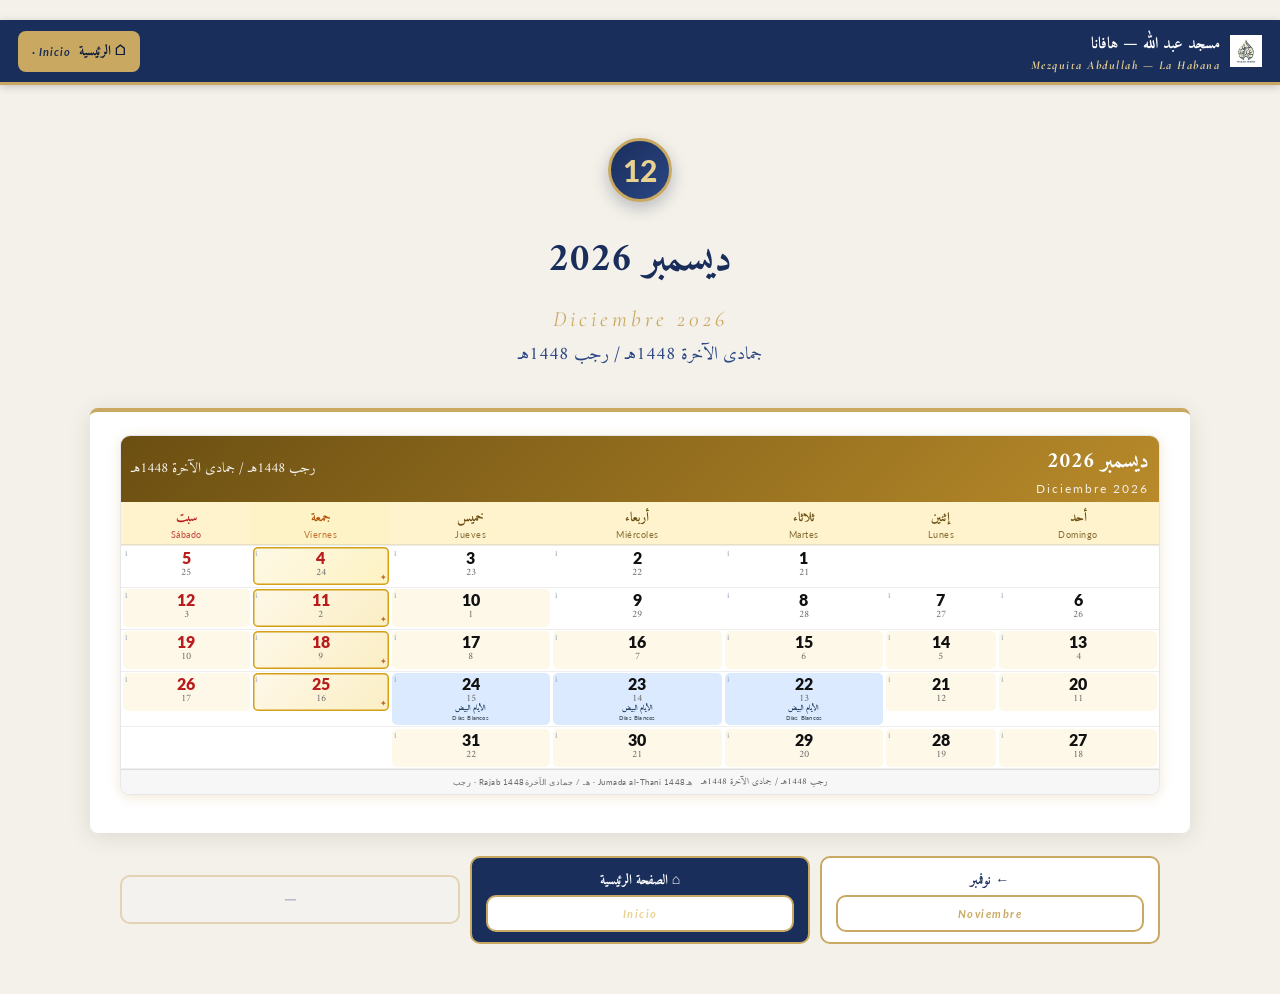
<file: december.html>
<!DOCTYPE html>
<html lang="ar" dir="rtl">
<head>
<meta charset="UTF-8">
<meta name="viewport" content="width=device-width, initial-scale=1.0">
<title>ديسمبر / Diciembre 2026 | مسجد عبد الله — هافانا | Mezquita Abdullah</title>
<link rel="icon" type="image/png" href="logo.png">
<link rel="preconnect" href="https://fonts.googleapis.com">
<link rel="preconnect" href="https://fonts.gstatic.com" crossorigin>
<link href="https://fonts.googleapis.com/css2?family=Amiri:ital,wght@0,400;0,700;1,400&family=Scheherazade+New:wght@400;600;700&family=Lato:wght@300;400;700;900&family=Cormorant+Garamond:ital,wght@0,400;0,600;0,700;1,400&display=swap" rel="stylesheet">
<style>

* { margin: 0; padding: 0; box-sizing: border-box; }
html, body {
  background: #e8eaed;
  font-family: 'Amiri', 'Scheherazade New', 'Lato', serif;
  color: #1a1a1a;
  direction: rtl;
}
body { padding: 20px 0; }

/* ========== PAGE ========== */
.page {
  width: 420mm;
  min-height: 297mm;
  background: #fff;
  margin: 0 auto 20px;
  padding: 10mm;
  page-break-after: always;
  box-shadow: 0 4px 20px rgba(0,0,0,0.12);
  position: relative;
  overflow: hidden;
}

/* ========== COVER PAGE ========== */
.cover-page {
  background:
    radial-gradient(ellipse at top, #1a3a6c 0%, #0d2b4e 50%, #061a30 100%);
  color: #f7e9c4;
  display: flex;
  flex-direction: column;
  align-items: center;
  justify-content: center;
  text-align: center;
  padding: 30mm 20mm;
}
.cover-page::before {
  content: "";
  position: absolute; inset: 8mm;
  border: 3px double #c9a45c;
  border-radius: 6px;
  pointer-events: none;
  box-shadow: inset 0 0 0 2px rgba(201,164,92,0.25);
}
.cover-page::after {
  content: "";
  position: absolute; inset: 0;
  background:
    repeating-linear-gradient(45deg, transparent 0 18px, rgba(201,164,92,0.04) 18px 19px),
    repeating-linear-gradient(-45deg, transparent 0 18px, rgba(201,164,92,0.04) 18px 19px);
  pointer-events: none;
}
.cover-inner { position: relative; z-index: 2; max-width: 320mm; }
.basmala {
  font-family: 'Amiri', serif;
  font-size: 36px;
  color: #f3d27a;
  margin-bottom: 18mm;
  text-shadow: 0 2px 8px rgba(0,0,0,0.4);
}
.cover-crescent {
  font-size: 78px;
  color: #f0c860;
  margin-bottom: 6mm;
  filter: drop-shadow(0 4px 12px rgba(240,200,96,0.4));
}
.cover-mosque-ar {
  font-family: 'Amiri', serif;
  font-size: 76px;
  font-weight: 700;
  color: #fff;
  letter-spacing: 4px;
  text-shadow: 0 4px 14px rgba(0,0,0,0.5);
  margin-bottom: 6mm;
  line-height: 1.1;
}
.cover-mosque-es {
  font-family: 'Cormorant Garamond', serif;
  font-size: 44px;
  font-weight: 600;
  color: #f3d27a;
  letter-spacing: 6px;
  font-style: italic;
  direction: ltr;
  margin-bottom: 14mm;
}
.cover-divider {
  width: 220mm;
  height: 28px;
  margin: 6mm auto 12mm;
  background:
    linear-gradient(to right, transparent, #c9a45c 20%, #c9a45c 80%, transparent);
  -webkit-mask: radial-gradient(circle at center, transparent 8px, #000 9px),
                linear-gradient(#000,#000);
  -webkit-mask-composite: source-over;
  mask: radial-gradient(circle at center, transparent 8px, #000 9px),
        linear-gradient(#000,#000);
  position: relative;
}
.cover-divider::before, .cover-divider::after {
  content: "✦";
  position: absolute; top: 0;
  color: #f0c860; font-size: 22px;
}
.cover-divider::before { left: -2mm; }
.cover-divider::after { right: -2mm; }
.cover-title-ar {
  font-family: 'Amiri', serif;
  font-size: 48px;
  font-weight: 700;
  color: #f7e9c4;
  margin-bottom: 4mm;
  letter-spacing: 2px;
}
.cover-title-es {
  font-family: 'Cormorant Garamond', serif;
  font-size: 30px;
  font-weight: 500;
  color: #d4b475;
  font-style: italic;
  direction: ltr;
  margin-bottom: 16mm;
}
.cover-year {
  font-family: 'Lato', sans-serif;
  font-size: 120px;
  font-weight: 900;
  color: #fff;
  line-height: 1;
  letter-spacing: 12px;
  text-shadow: 0 6px 20px rgba(0,0,0,0.5);
  margin: 8mm 0;
}
.cover-hijri {
  font-family: 'Amiri', serif;
  font-size: 32px;
  color: #f0c860;
  font-weight: 700;
  letter-spacing: 3px;
  margin-bottom: 20mm;
}
.cover-location {
  font-family: 'Cormorant Garamond', serif;
  font-size: 20px;
  color: #d4b475;
  direction: ltr;
  font-style: italic;
  letter-spacing: 4px;
}
.cover-location .sep { margin: 0 8px; color: #c9a45c; }

/* ========== CALENDAR PAGES HEADER ========== */
.page-header {
  background: linear-gradient(135deg, #0d2b4e 0%, #1a4a7a 50%, #0d2b4e 100%);
  color: #fff;
  padding: 5mm 8mm;
  border-radius: 10px;
  margin-bottom: 5mm;
  display: flex;
  align-items: center;
  justify-content: space-between;
  position: relative;
  overflow: hidden;
}
.page-header::before {
  content: "";
  position: absolute; inset: 0;
  background: repeating-linear-gradient(45deg, transparent 0 20px, rgba(201,164,92,0.06) 20px 21px);
}
.ph-mosque { display: flex; flex-direction: column; gap: 2px; position: relative; z-index: 2; }
.ph-mosque-ar { font-family: 'Amiri', serif; font-size: 26px; font-weight: 700; color: #f7e9c4; letter-spacing: 2px; }
.ph-mosque-es { font-family: 'Cormorant Garamond', serif; font-size: 16px; color: #d4b475; direction: ltr; font-style: italic; letter-spacing: 3px; }
.ph-section { display: flex; flex-direction: column; gap: 2px; text-align: center; position: relative; z-index: 2; }
.ph-section-ar { font-family: 'Amiri', serif; font-size: 28px; font-weight: 700; color: #fff; }
.ph-section-es { font-family: 'Lato', sans-serif; font-size: 14px; color: #f0c860; direction: ltr; letter-spacing: 4px; font-weight: 300; }
.ph-year { font-family: 'Lato', sans-serif; font-size: 28px; font-weight: 900; color: #f0c860; letter-spacing: 3px; position: relative; z-index: 2; }

/* ========== MONTHS GRID (4 per page) ========== */
.months-grid-4 {
  display: grid;
  grid-template-columns: repeat(2, 1fr);
  grid-template-rows: repeat(2, 1fr);
  gap: 5mm;
  height: calc(297mm - 32mm);
}

.month-block {
  border-radius: 10px;
  overflow: hidden;
  box-shadow: 0 2px 10px rgba(0,0,0,0.10);
  border: 2px solid #d8d8d8;
  background: #fff;
  display: flex;
  flex-direction: column;
}
.month-block.sacred {
  border-color: #c9a45c;
  box-shadow: 0 2px 12px rgba(201,164,92,0.25);
}
.month-block.ramadan {
  border-color: #15803d;
  box-shadow: 0 2px 12px rgba(21,128,61,0.20);
}

.month-head {
  padding: 6px 10px;
  text-align: center;
  display: flex;
  align-items: center;
  justify-content: space-between;
}
.month-block:not(.sacred):not(.ramadan) .month-head { background: linear-gradient(135deg, #0d2b4e, #1a5276); color: #fff; }
.month-block.sacred .month-head { background: linear-gradient(135deg, #6B4F12, #b88a2a); color: #fff; }
.month-block.ramadan .month-head { background: linear-gradient(135deg, #0f4c2a, #1a7a43); color: #fff; }
.month-greg-name { display: flex; flex-direction: column; align-items: flex-start; }
.month-greg-name .m-ar { font-family: 'Amiri', serif; font-size: 22px; font-weight: 700; }
.month-greg-name .m-es { font-family: 'Lato', sans-serif; font-size: 12px; font-weight: 400; opacity: 0.85; direction: ltr; letter-spacing: 2px; }
.month-hijri-name { text-align: left; }
.month-hijri-name .m-ar { font-family: 'Amiri', serif; font-size: 14px; opacity: 0.95; display: block; }

.cal-table { width: 100%; border-collapse: collapse; flex: 1; }
.cal-table th {
  padding: 4px 2px;
  text-align: center;
  font-size: 11px;
  font-weight: 700;
  border-bottom: 2px solid rgba(0,0,0,0.08);
  vertical-align: middle;
}
.cal-table th .wd-ar { font-family: 'Amiri', serif; font-size: 13px; display: block; }
.cal-table th .wd-es { font-family: 'Lato', sans-serif; font-size: 8.5px; font-weight: 400; opacity: 0.8; direction: ltr; letter-spacing: 0.5px; display: block; margin-top: 1px; }
.month-block:not(.sacred):not(.ramadan) .cal-table th { background: #e8f0f8; color: #0d2b4e; }
.month-block.sacred .cal-table th { background: #fef3cd; color: #6B4F12; }
.month-block.ramadan .cal-table th { background: #d4edda; color: #0f4c2a; }
.cal-table th.fri { color: #b45309 !important; background: #fef3c7 !important; }
.cal-table th.sat { color: #b91c1c !important; }

.cal-table td {
  padding: 1.5px;
  text-align: center;
  vertical-align: top;
  border-bottom: 0.5px solid #eee;
}

.day-cell {
  display: flex;
  flex-direction: column;
  align-items: center;
  border-radius: 5px;
  padding: 3px 2px;
  min-height: 38px;
  position: relative;
  cursor: pointer;
  transition: transform 0.12s ease, box-shadow 0.12s ease;
}
.day-cell:hover {
  transform: translateY(-1px);
  box-shadow: 0 3px 10px rgba(0,0,0,0.18);
  z-index: 5;
}
.info-dot {
  position: absolute;
  top: 1px;
  inset-inline-end: 2px;
  font-size: 7px;
  color: #94a3b8;
  opacity: 0.6;
}
.day-cell:hover .info-dot { color: #0d2b4e; opacity: 1; }

.g-num { font-family: 'Lato', sans-serif; font-size: 16px; font-weight: 800; line-height: 1; color: #111; }
.h-num { font-family: 'Amiri', serif; font-size: 10px; color: #666; line-height: 1.1; margin-top: 1px; }
.ev-label {
  font-size: 7px;
  line-height: 1.15;
  text-align: center;
  font-weight: 600;
  max-width: 99%;
  margin-top: 1px;
}
.ev-ar { font-family: 'Amiri', serif; font-size: 7.5px; color: #0d2b4e; }
.ev-es { font-family: 'Lato', sans-serif; font-size: 6px; color: #4b5563; direction: ltr; opacity: 0.9; letter-spacing: 0.2px; }
.ev-label.mini { font-size: 6.5px; }

/* Day type backgrounds */
.dc-eid        { background: linear-gradient(135deg, #ffd966, #ffe88a) !important; }
.dc-eid2       { background: #fff3a0 !important; }
.dc-holy       { background: linear-gradient(135deg, #ede0f8, #dcc6f3) !important; }
.dc-fast-start { background: #c6f0d3 !important; }
.dc-arafah     { background: linear-gradient(135deg, #b7f3c4, #88e0a0) !important; }
.dc-ramadan    { background: #edf7ed; }
.dc-sacred     { background: #fef8e8; }
.dc-white      { background: #dbeafe !important; }
.dc-new-year   { background: #fce4ec !important; }

/* Friday highlight (gold frame) — applied on top */
.day-cell.is-friday {
  background: linear-gradient(135deg, #fef9e7, #fdf2c1);
  box-shadow: inset 0 0 0 1.5px #d4a017;
}
.day-cell.is-friday::after {
  content: "✦";
  position: absolute;
  bottom: 0px; inset-inline-start: 2px;
  color: #b45309;
  font-size: 8px;
  opacity: 0.85;
}
/* Friday + Ramadan etc keep their own bg via specificity (Friday adds frame only) */
.day-cell.is-friday.dc-ramadan { background: linear-gradient(135deg, #edf7ed, #d6f0d6); }
.day-cell.is-friday.dc-sacred  { background: linear-gradient(135deg, #fef8e8, #fbeec4); }
.day-cell.is-friday.dc-white   { background: linear-gradient(135deg, #dbeafe, #c5e0ff); }

/* Last ten Ramadan — deep emerald glow */
.day-cell.is-last10 {
  background: linear-gradient(135deg, #047857, #065f46) !important;
  color: #fff !important;
  box-shadow: inset 0 0 0 1.5px #fbbf24, 0 0 8px rgba(4,120,87,0.45);
}
.day-cell.is-last10 .g-num { color: #fff !important; }
.day-cell.is-last10 .h-num { color: #fde68a !important; }
.day-cell.is-last10 .ev-ar { color: #fef3c7 !important; }
.day-cell.is-last10 .ev-es { color: #fef3c7 !important; }
.day-cell.is-last10 .info-dot { color: #fde68a !important; opacity: 1; }
/* Laylat al-Qadr override */
.day-cell.is-last10.dc-holy {
  background: linear-gradient(135deg, #5b21b6, #7c3aed) !important;
  box-shadow: inset 0 0 0 2px #fbbf24, 0 0 12px rgba(124,58,237,0.5);
}

/* Ten Dhul-Hijjah — warm gold→green */
.day-cell.is-tendh {
  background: linear-gradient(135deg, #b8923a, #16a34a) !important;
  color: #fff !important;
  box-shadow: inset 0 0 0 1.5px #fde68a, 0 0 6px rgba(184,146,58,0.40);
}
.day-cell.is-tendh .g-num { color: #fff !important; }
.day-cell.is-tendh .h-num { color: #fef3c7 !important; }
.day-cell.is-tendh .ev-ar, .day-cell.is-tendh .ev-es { color: #fffbeb !important; }
.day-cell.is-tendh .info-dot { color: #fff !important; opacity: 1; }
/* Arafah / Adha keep their special background */
.day-cell.is-tendh.dc-arafah { background: linear-gradient(135deg, #15803d, #16a34a) !important; box-shadow: inset 0 0 0 2px #fbbf24, 0 0 10px rgba(22,163,74,0.5); }
.day-cell.is-tendh.dc-eid { background: linear-gradient(135deg, #d4a017, #ffd700) !important; color: #5b3a00 !important; box-shadow: inset 0 0 0 2px #92400e, 0 0 10px rgba(212,160,23,0.5); }
.day-cell.is-tendh.dc-eid .g-num { color: #5b3a00 !important; }
.day-cell.is-tendh.dc-eid .h-num { color: #7c3a00 !important; }
.day-cell.is-tendh.dc-eid .ev-ar, .day-cell.is-tendh.dc-eid .ev-es { color: #5b3a00 !important; }

.fri .g-num, .sat .g-num { color: #b91c1c; }

.month-footer {
  background: #f7f7f7;
  text-align: center;
  padding: 4px 6px;
  font-size: 9px;
  color: #555;
  border-top: 1px solid #ddd;
  display: flex;
  justify-content: center;
  align-items: center;
  gap: 8px;
}
.month-footer .ftr-es { font-family: 'Lato', sans-serif; direction: ltr; font-size: 8px; opacity: 0.85; letter-spacing: 0.5px; }

.page-footer {
  position: absolute;
  bottom: 4mm;
  left: 10mm;
  right: 10mm;
  text-align: center;
  font-size: 10px;
  color: #6b7280;
  padding-top: 4px;
  border-top: 1px solid #e5e7eb;
  display: flex;
  align-items: center;
  justify-content: center;
  gap: 8px;
  font-family: 'Amiri', 'Lato', serif;
}
.page-footer .dot { color: #c9a45c; }

/* ========== MODAL ========== */
.modal-overlay {
  position: fixed;
  inset: 0;
  background: rgba(10,20,40,0.65);
  backdrop-filter: blur(4px);
  -webkit-backdrop-filter: blur(4px);
  display: none;
  align-items: center;
  justify-content: center;
  z-index: 1000;
  padding: 20px;
  /* السماح بالتمرير على overlay عندما يكون المحتوى أطول من الشاشة */
  overflow-y: auto;
  -webkit-overflow-scrolling: touch;
  overscroll-behavior: contain;
}
.modal-overlay.active { display: flex; }
.modal {
  background: #fff;
  width: min(420px, 100%);
  max-height: 85vh;
  /* استخدام dvh عند توفره للتعامل مع شريط المتصفح المتحرك على الهاتف */
  max-height: 85dvh;
  display: flex;
  flex-direction: column;
  border-radius: 16px;
  border: 3px solid #c9a45c;
  box-shadow: 0 20px 60px rgba(0,0,0,0.4);
  position: relative;
  overflow: hidden; /* الحفاظ على الحواف المستديرة */
  animation: modalIn 0.25s ease-out;
  /* منع backdrop-filter من إفساد التمرير للعناصر الداخلية */
  will-change: transform, opacity;
}
@keyframes modalIn {
  from { opacity: 0; transform: translateY(20px) scale(0.96); }
  to { opacity: 1; transform: translateY(0) scale(1); }
}
.modal-header {
  background: linear-gradient(135deg, #0d2b4e, #1a4a7a);
  color: #fff;
  padding: 20px 28px;
  padding-inline-end: 60px; /* مساحة لزر الإغلاق */
  border-radius: 13px 13px 0 0;
  position: relative;
  flex-shrink: 0; /* الهيدر ثابت لا يُضغط */
}
.modal-close {
  position: absolute;
  top: 12px;
  inset-inline-end: 14px;
  width: 36px; height: 36px;
  border-radius: 50%;
  background: rgba(255,255,255,0.2);
  border: 1.5px solid rgba(255,255,255,0.3);
  color: #fff;
  font-size: 22px;
  cursor: pointer;
  display: flex; align-items: center; justify-content: center;
  transition: background 0.15s;
  z-index: 5;
  -webkit-tap-highlight-color: transparent;
  touch-action: manipulation;
}
.modal-close:hover { background: rgba(255,255,255,0.3); }
.modal-date-line {
  font-family: 'Lato', sans-serif;
  font-size: 14px;
  color: #f0c860;
  letter-spacing: 2px;
  margin-bottom: 4px;
}
.modal-title-ar { font-family: 'Amiri', serif; font-size: 28px; font-weight: 700; margin-bottom: 4px; }
.modal-title-es { font-family: 'Cormorant Garamond', serif; font-size: 18px; color: #d4b475; direction: ltr; font-style: italic; letter-spacing: 2px; }
.modal-section { margin-bottom: 18px; }
.modal-section h4 {
  font-family: 'Amiri', serif;
  font-size: 15px;
  color: #0d2b4e;
  margin-bottom: 6px;
  padding-bottom: 4px;
  border-bottom: 2px solid #c9a45c;
  display: inline-block;
}
.modal-section .es-label { font-family: 'Lato', sans-serif; font-size: 11px; color: #6b7280; direction: ltr; margin-left: 6px; }
.modal-section p.ar { font-family: 'Amiri', serif; font-size: 18px; line-height: 1.8; color: #1f2937; }
.modal-section p.es { font-family: 'Lato', sans-serif; font-size: 14px; line-height: 1.6; color: #374151; direction: ltr; text-align: left; margin-top: 8px; padding-inline-start: 12px; border-inline-start: 3px solid #c9a45c; }
/* جسم النافذة هو المنطقة القابلة للتمرير */
.modal-body {
  padding: 22px 28px;
  overflow-y: auto;
  -webkit-overflow-scrolling: touch;
  overscroll-behavior: contain;
  flex: 1 1 auto;
  min-height: 0; /* مهم لـ flex children حتى يعمل scroll */
}
.modal-footer {
  flex-shrink: 0;
}
.modal-quote {
  background: linear-gradient(135deg, #fef9e7, #fef3c7);
  border-radius: 10px;
  padding: 18px 22px;
  border: 1.5px solid #d4a017;
  margin-top: 10px;
}
.modal-quote .q-ar {
  font-family: 'Amiri', serif;
  font-size: 22px;
  line-height: 1.9;
  color: #5b3a00;
  text-align: center;
  font-weight: 600;
}
.modal-quote .q-es {
  font-family: 'Cormorant Garamond', serif;
  font-size: 15px;
  line-height: 1.55;
  color: #6b4f12;
  direction: ltr;
  text-align: center;
  font-style: italic;
  margin-top: 10px;
  padding-top: 10px;
  border-top: 1px dashed #d4a017;
}
.modal-quote .q-ref {
  font-family: 'Lato', sans-serif;
  font-size: 12px;
  color: #92400e;
  text-align: center;
  margin-top: 8px;
  letter-spacing: 1px;
}
.modal-footer {
  padding: 14px 28px;
  text-align: center;
  font-family: 'Amiri', serif;
  font-size: 13px;
  color: #6b7280;
  border-top: 1px solid #e5e7eb;
}
.modal-footer .es { font-family: 'Lato', sans-serif; font-size: 11px; direction: ltr; color: #9ca3af; }

/* ========== COMPACT LEGEND (under calendar) ========== */
.legend-compact {
  margin-top: 3mm;
  padding: 2.5mm 3mm;
  background: linear-gradient(135deg, #f8fafc, #f1f5f9);
  border-radius: 6px;
  border: 1px solid #e2e8f0;
}
.legend-title-small {
  text-align: center;
  font-family: 'Amiri', serif;
  font-size: 11px;
  font-weight: 700;
  color: #0d2b4e;
  margin-bottom: 2mm;
}
.legend-grid-small {
  display: flex;
  flex-wrap: wrap;
  gap: 1.2mm 2.5mm;
  justify-content: center;
}
.legend-chip {
  display: inline-flex;
  align-items: center;
  gap: 3px;
  padding: 1.5px 5px;
  border-radius: 14px;
  border: 1px solid #cbd5e1;
  background: #fff;
  font-size: 8px;
}
.legend-chip .swatch {
  width: 8px;
  height: 8px;
  border-radius: 2px;
  flex-shrink: 0;
  border: 1px solid rgba(0,0,0,0.15);
}
.legend-chip .swatch.dc-eid { background: linear-gradient(135deg, #ffd966, #ffe88a); }
.legend-chip .swatch.dc-eid2 { background: #fff3a0; }
.legend-chip .swatch.dc-holy { background: linear-gradient(135deg, #ede0f8, #dcc6f3); }
.legend-chip .swatch.dc-fast-start { background: #c6f0d3; }
.legend-chip .swatch.dc-arafah { background: linear-gradient(135deg, #b7f3c4, #88e0a0); }
.legend-chip .swatch.dc-ramadan { background: #edf7ed; }
.legend-chip .swatch.dc-sacred { background: #fef8e8; }
.legend-chip .swatch.dc-white { background: #dbeafe; }
.legend-chip .swatch.dc-new-year { background: #fce4ec; }
.legend-chip .swatch.is-friday { background: linear-gradient(135deg, #fef9e7, #fdf2c1); box-shadow: inset 0 0 0 1px #d4a017; }
.legend-chip .swatch.is-last10 { background: linear-gradient(135deg, #047857, #065f46); }
.legend-chip .swatch.is-tendh { background: linear-gradient(135deg, #b8923a, #16a34a); }
.legend-chip .text {
  font-family: 'Amiri', serif;
  font-size: 8px;
  color: #334155;
  white-space: nowrap;
}

/* ========== COMPACT EVENTS TABLE ========== */
.events-page {
  background: #fff;
  padding: 5mm 6mm;
  max-height: 100mm;
}
.events-title {
  text-align: center;
  font-family: 'Amiri', serif;
  font-size: 16px;
  font-weight: 700;
  color: #0d2b4e;
  margin-bottom: 1mm;
  letter-spacing: 1px;
}
.events-subtitle {
  text-align: center;
  font-family: 'Cormorant Garamond', serif;
  font-size: 10px;
  color: #c9a45c;
  direction: ltr;
  font-style: italic;
  letter-spacing: 1.5px;
  margin-bottom: 3mm;
}
.events-table-wrap { overflow-x: auto; max-width: 92%; margin: 0 auto; }
.events-table {
  width: 100%;
  border-collapse: collapse;
  font-family: 'Amiri', 'Lato', serif;
  font-size: 9px;
  table-layout: fixed;
}
.events-table th {
  background: linear-gradient(135deg, #0d2b4e, #1a4a7a);
  color: #fff;
  padding: 4px 3px;
  text-align: center;
  font-family: 'Amiri', serif;
  font-size: 10px;
  font-weight: 700;
  border: 1px solid #0d2b4e;
}
.events-table th .es { font-family: 'Lato', sans-serif; font-size: 7px; font-weight: 400; opacity: 0.85; direction: ltr; display: block; margin-top: 1px; letter-spacing: 0.3px; }
.events-table td {
  padding: 3px 3px;
  border: 1px solid #e5e7eb;
  text-align: center;
  vertical-align: middle;
}
.events-table tr:nth-child(even) { background: #f8fafc; }
.events-table tr:hover { background: #eef6ff; }
.events-table .ev-name-ar { font-family: 'Amiri', serif; font-size: 10px; font-weight: 700; color: #0d2b4e; }
.events-table .ev-name-es { font-family: 'Lato', sans-serif; font-size: 8px; color: #6b7280; direction: ltr; display: block; margin-top: 1px; }
.events-table .date-greg { font-family: 'Lato', sans-serif; font-size: 9px; color: #374151; direction: ltr; }
.events-table .date-hijri { font-family: 'Amiri', serif; font-size: 9px; color: #92400e; }
.events-table col:first-child { width: 44%; }
.events-table col:nth-child(2) { width: 28%; }
.events-table col:nth-child(3) { width: 28%; }

/* ========== MODAL MOBILE FIXES ========== */
@media (max-width: 640px) {
  /* تعطيل blur على الهاتف (يسبب lag ومشاكل تمرير على iOS/Android القديم) */
  .modal-overlay {
    padding: 10px;
    align-items: flex-start; /* لصق بالأعلى لتجنب قطع المحتوى الطويل */
    justify-content: center;
    backdrop-filter: none;
    -webkit-backdrop-filter: none;
    background: rgba(10,20,40,0.78);
    /* استخدام dvh لتجنب مشاكل شريط العنوان المتحرك */
    height: 100vh;
    height: 100dvh;
    overflow-y: auto;
    -webkit-overflow-scrolling: touch;
    overscroll-behavior: contain;
    /* تجنب إيماءات التمرير في الخلفية */
    touch-action: pan-y;
  }
  .modal-overlay.active {
    display: flex;
  }
  .modal {
    width: 100%;
    max-width: 460px;
    margin: 12px auto;
    /* الارتفاع الأقصى: استخدام dvh لتفادي قفز شريط المتصفح */
    max-height: calc(100dvh - 24px);
    max-height: calc(100vh - 24px); /* fallback */
    border-radius: 14px;
    border-width: 2px;
    position: relative;
    /* مهم: نضمن أن العنصر لا يتأثر بـ transform بعد انتهاء الأنيميشن */
    display: flex;
    flex-direction: column;
    overflow: hidden;
  }
  /* استخدام dvh في المتصفحات الحديثة فقط */
  @supports (height: 100dvh) {
    .modal { max-height: calc(100dvh - 24px); }
  }
  .modal-header {
    padding: 14px 18px;
    padding-inline-end: 54px;
    border-radius: 12px 12px 0 0;
    flex-shrink: 0;
  }
  .modal-close {
    width: 38px; height: 38px;       /* أكبر للضغط السهل (≥ 38px) */
    font-size: 20px;
    top: 8px;
    inset-inline-end: 8px;
    background: rgba(255,255,255,0.28);
    border: 1.5px solid rgba(255,255,255,0.45);
    box-shadow: 0 2px 6px rgba(0,0,0,0.25);
  }
  .modal-date-line { font-size: 11px; letter-spacing: 1px; }
  .modal-title-ar { font-size: 20px; }
  .modal-title-es { font-size: 14px; }
  .modal-body {
    padding: 14px 18px 18px;
    overflow-y: auto;
    -webkit-overflow-scrolling: touch;
    overscroll-behavior: contain;
    flex: 1 1 auto;
    min-height: 0;
  }
  .modal-section { margin-bottom: 12px; }
  .modal-section h4 { font-size: 13px; }
  .modal-section p.ar { font-size: 15px; }
  .modal-section p.es { font-size: 12px; }
  .modal-quote { padding: 12px 14px; }
  .modal-quote .q-ar { font-size: 16px; line-height: 1.85; }
  .modal-quote .q-es { font-size: 13px; }
  .modal-footer {
    padding: 10px 18px;
    font-size: 11px;
    flex-shrink: 0;
  }
}

/* === تحسين الوضع الأفقي (Landscape) على الهاتف === */
@media (max-width: 900px) and (orientation: landscape) and (max-height: 500px) {
  .modal-overlay { padding: 6px; align-items: flex-start; }
  .modal {
    max-height: calc(100dvh - 12px);
    max-height: calc(100vh - 12px);
    margin: 6px auto;
  }
  .modal-header { padding: 10px 16px; padding-inline-end: 50px; }
  .modal-title-ar { font-size: 18px; margin-bottom: 2px; }
  .modal-title-es { font-size: 12px; }
  .modal-date-line { font-size: 10px; margin-bottom: 2px; }
  .modal-close { width: 34px; height: 34px; font-size: 18px; top: 6px; inset-inline-end: 6px; }
  .modal-body { padding: 10px 16px; }
  .modal-section { margin-bottom: 10px; }
  .modal-quote { padding: 10px 12px; }
  .modal-footer { padding: 8px 16px; }
}

/* === دعم الشاشات الصغيرة جداً === */
@media (max-width: 360px) {
  .modal-header { padding: 12px 14px; padding-inline-end: 50px; }
  .modal-body { padding: 12px 14px; }
  .modal-title-ar { font-size: 18px; }
  .modal-section p.ar { font-size: 14px; }
  .modal-quote .q-ar { font-size: 15px; }
}

/* ========== PRINT ========== */
@media print {
  body { background: #fff; padding: 0; }
  .page { box-shadow: none; margin: 0; page-break-after: always; }
  .info-dot { display: none !important; }
  .modal-overlay { display: none !important; }
  .day-cell { cursor: default; }
  .day-cell:hover { transform: none; box-shadow: none; }
}

@page { size: A3 landscape; margin: 0; }


/* ===== New theme: navy + gold from mosque logo ===== */
:root{
  --navy:#1a2e5c;
  --navy-dark:#0d1a3a;
  --navy-light:#2a4684;
  --gold:#c9a961;
  --gold-light:#e8d28f;
  --cream:#fbf8f1;
}
html, body { background:#f4f1ea; }
/* Override cover gradients on new index */
.home-hero{
  background: linear-gradient(135deg, #ffffff 0%, #fbf8f1 60%, #f1eadb 100%);
  color: var(--navy);
  text-align:center;
  padding: 24mm 16mm 18mm;
  border-bottom: 4px solid var(--gold);
  position:relative;
}
.home-hero::before{
  content:""; position:absolute; inset: 5mm; pointer-events:none;
  border: 2px solid rgba(201,169,97,0.45); border-radius: 8px;
}
.home-logo{
  width: 160px; height: 160px; object-fit: contain;
  margin: 0 auto 6mm; display:block;
  filter: drop-shadow(0 6px 18px rgba(26,46,92,0.18));
}
.home-mosque-ar{
  font-family:'Amiri', serif; font-size: 44px; font-weight:700;
  color: var(--navy); letter-spacing: 3px; margin-bottom: 4mm;
}
.home-mosque-es{
  font-family:'Cormorant Garamond', serif; font-size: 26px; font-weight:600;
  color: var(--gold); font-style: italic; letter-spacing: 4px;
  direction:ltr; margin-bottom: 6mm;
}
.home-title-ar{
  font-family:'Amiri', serif; font-size: 30px; color: var(--navy-dark);
  margin-bottom: 2mm;
}
.home-title-es{
  font-family:'Cormorant Garamond', serif; font-size: 18px; color: var(--navy-light);
  direction:ltr; letter-spacing: 3px; font-style:italic; margin-bottom: 4mm;
}
.home-year{
  font-family:'Lato', sans-serif; font-size: 42px; font-weight:900;
  color: var(--gold); letter-spacing: 8px;
}
.home-hijri{
  font-family:'Amiri', serif; font-size: 22px; color: var(--navy);
  margin-top: 2mm;
}

/* Notice banner */
.home-notice{
  margin: 8mm auto 4mm;
  max-width: 92%;
  background: linear-gradient(135deg, #fff9e6, #fef3c7);
  border: 2px solid var(--gold);
  border-radius: 10px;
  padding: 14px 20px;
  text-align:center;
  box-shadow: 0 4px 12px rgba(201,169,97,0.18);
}
.home-notice .ar{
  font-family:'Amiri', serif; font-size: 18px; font-weight:700;
  color: var(--navy-dark); display:block; margin-bottom: 4px;
}
.home-notice .es{
  font-family:'Lato', sans-serif; font-size: 13px; color: var(--navy);
  direction: ltr; display:block; font-style: italic;
}
.home-notice .icon{ font-size: 22px; color: var(--gold); margin: 0 6px; vertical-align:middle; }

/* Buttons grid */
.months-section{
  padding: 8mm 10mm 12mm;
  background: #fff;
}
.months-section-title{
  text-align:center;
  font-family:'Amiri', serif; font-size: 26px; font-weight:700;
  color: var(--navy); margin-bottom: 2mm;
}
.months-section-title-es{
  text-align:center;
  font-family:'Cormorant Garamond', serif; font-size: 15px;
  color: var(--gold); direction: ltr; letter-spacing: 3px;
  font-style:italic; margin-bottom: 8mm;
}
.months-buttons{
  display: grid;
  grid-template-columns: repeat(4, 1fr);
  gap: 14px;
  max-width: 980px;
  margin: 0 auto;
}
.month-btn{
  display:flex; flex-direction:column; align-items:center; justify-content:center;
  background: linear-gradient(135deg, var(--navy) 0%, var(--navy-light) 100%);
  color: #fff;
  text-decoration: none;
  border-radius: 12px;
  padding: 18px 10px;
  border: 2px solid var(--gold);
  box-shadow: 0 4px 12px rgba(13,26,58,0.25);
  transition: transform .18s ease, box-shadow .18s ease, background .18s ease;
  cursor: pointer;
  position: relative;
  overflow: hidden;
}
.month-btn::before{
  content: ""; position: absolute; top: 0; left: 0; right: 0; height: 4px;
  background: linear-gradient(90deg, transparent, var(--gold-light), transparent);
}
.month-btn:hover{
  transform: translateY(-3px);
  box-shadow: 0 10px 22px rgba(13,26,58,0.35);
  background: linear-gradient(135deg, var(--navy-light) 0%, var(--navy) 100%);
}
.month-btn .num{
  font-family:'Lato', sans-serif; font-size: 28px; font-weight: 900;
  color: var(--gold-light);
  background: rgba(0,0,0,0.18);
  width: 44px; height: 44px; border-radius: 50%;
  display: flex; align-items:center; justify-content:center;
  margin-bottom: 8px;
  border: 1.5px solid var(--gold);
}
.month-btn .ar{
  font-family:'Amiri', serif; font-size: 20px; font-weight:700;
  color: #fff; margin-bottom: 2px;
}
.month-btn .es{
  font-family:'Lato', sans-serif; font-size: 12px;
  color: var(--gold-light); direction: ltr; letter-spacing: 1.5px;
  text-transform: uppercase;
}

@media (max-width: 900px){
  .months-buttons{ grid-template-columns: repeat(3, 1fr); }
  .home-mosque-ar{ font-size: 32px; }
  .home-mosque-es{ font-size: 20px; }
  .home-logo{ width: 120px; height: 120px; }
}
@media (max-width: 560px){
  .months-buttons{ grid-template-columns: repeat(2, 1fr); }
  .home-hero{ padding: 14mm 6mm; }
  .home-mosque-ar{ font-size: 26px; }
  .home-year{ font-size: 32px; }
}

/* Month page header back-button */
.back-bar{
  background: var(--navy);
  color: #fff;
  padding: 10px 18px;
  display: flex; align-items: center; justify-content: space-between;
  gap: 12px;
  border-bottom: 3px solid var(--gold);
  position: sticky; top: 0; z-index: 50;
  box-shadow: 0 2px 8px rgba(0,0,0,0.18);
}
.back-bar .brand{
  display:flex; align-items:center; gap:10px;
  font-family:'Amiri', serif; font-weight:700; font-size: 16px;
}
.back-bar .brand img{ width: 32px; height: 32px; object-fit: contain; }
.back-bar .brand .es{
  font-family:'Cormorant Garamond', serif; font-style:italic;
  font-size: 12px; color: var(--gold-light); direction: ltr;
  display: block; letter-spacing: 1.5px;
}
.back-btn{
  background: var(--gold);
  color: var(--navy-dark);
  border: none;
  padding: 8px 14px;
  border-radius: 8px;
  font-family: 'Amiri', 'Lato', serif;
  font-weight: 700;
  font-size: 14px;
  cursor: pointer;
  text-decoration: none;
  display: inline-flex; align-items: center; gap: 8px;
  transition: transform .15s, background .15s;
}
.back-btn:hover{ background: var(--gold-light); transform: translateY(-1px); }
.back-btn .es{
  font-family:'Lato', sans-serif; font-style:italic;
  font-size: 11px; color: var(--navy); direction:ltr; letter-spacing:1px;
}

.month-page-title{
  text-align:center;
  padding: 14mm 10mm 4mm;
}
.month-page-title .num-badge{
  display:inline-flex; align-items:center; justify-content:center;
  width: 64px; height: 64px; border-radius: 50%;
  background: linear-gradient(135deg, var(--navy), var(--navy-light));
  color: var(--gold-light);
  font-family:'Lato', sans-serif; font-size: 30px; font-weight:900;
  border: 3px solid var(--gold);
  margin: 0 auto 6mm;
  box-shadow: 0 6px 16px rgba(13,26,58,0.25);
}
.month-page-title .ar{
  font-family:'Amiri', serif; font-size: 40px; font-weight:700;
  color: var(--navy); display:block; margin-bottom: 3mm;
}
.month-page-title .es{
  font-family:'Cormorant Garamond', serif; font-size: 22px;
  color: var(--gold); direction: ltr; letter-spacing: 4px;
  font-style: italic; display:block; margin-bottom: 2mm;
}
.month-page-title .hijri{
  font-family:'Amiri', serif; font-size: 18px; color: var(--navy-light);
  display:block;
}

/* Adjust single-month page wrapper */
.single-month-wrap{
  background: #fff;
  width: 100%;
  max-width: 1100px;
  margin: 6mm auto;
  padding: 6mm 8mm 10mm;
  box-shadow: 0 4px 24px rgba(0,0,0,0.10);
  border-radius: 8px;
  border-top: 4px solid var(--gold);
}
.single-month-wrap .month-block{
  break-inside: avoid;
  border: 1px solid #e5e7eb;
}

/* Inter-month navigation */
.month-nav{
  display:flex; justify-content:space-between; align-items:center;
  max-width: 1100px; margin: 6mm auto 8mm; padding: 0 8mm;
  gap: 10px;
}
.month-nav a, .month-nav span{
  flex: 1;
  text-align: center;
  background: #fff;
  border: 2px solid var(--gold);
  color: var(--navy);
  padding: 10px 14px;
  border-radius: 10px;
  text-decoration: none;
  font-family:'Amiri', serif;
  font-weight: 700;
  font-size: 14px;
  transition: background .15s, transform .15s;
}
.month-nav a:hover{ background: var(--gold-light); transform: translateY(-1px); }
.month-nav .home-link{
  background: var(--navy); color: #fff;
}
.month-nav .home-link:hover{ background: var(--navy-light); color: #fff; }
.month-nav .es{
  display:block; font-family:'Lato', sans-serif; font-size: 11px;
  direction: ltr; color: var(--gold); letter-spacing:1.5px;
  font-style: italic; margin-top: 2px;
}
.month-nav .home-link .es{ color: var(--gold-light); }
.month-nav span.disabled{ opacity: 0.4; cursor: not-allowed; background:#f3f4f6; }

/* Print: hide back-bar & nav buttons */
@media print {
  .back-bar, .month-nav, .home-notice { display: none !important; }
}

</style>
</head>
<body>

<div class="back-bar">
  <div class="brand">
    <img src="logo.png" alt="logo">
    <div>
      مسجد عبد الله — هافانا
      <span class="es">Mezquita Abdullah — La Habana</span>
    </div>
  </div>
  <a class="back-btn" href="index.html">⌂ الرئيسية <span class="es">· Inicio</span></a>
</div>

<div class="month-page-title">
  <div class="num-badge">12</div>
  <span class="ar">ديسمبر 2026</span>
  <span class="es">Diciembre 2026</span>
  <span class="hijri">جمادى الآخرة 1448هـ / رجب 1448هـ</span>
</div>

<div class="single-month-wrap">
  <div class="month-block sacred"><div class="month-head"><div class="month-greg-name"><span class="m-ar">ديسمبر 2026</span><span class="m-es">Diciembre 2026</span></div><div class="month-hijri-name"><span class="m-ar">رجب 1448هـ / جمادى الآخرة 1448هـ</span></div></div><table class="cal-table"><tr><th class=""><span class="wd-ar">أحد</span><span class="wd-es">Domingo</span></th><th class=""><span class="wd-ar">إثنين</span><span class="wd-es">Lunes</span></th><th class=""><span class="wd-ar">ثلاثاء</span><span class="wd-es">Martes</span></th><th class=""><span class="wd-ar">أربعاء</span><span class="wd-es">Miércoles</span></th><th class=""><span class="wd-ar">خميس</span><span class="wd-es">Jueves</span></th><th class="fri"><span class="wd-ar">جمعة</span><span class="wd-es">Viernes</span></th><th class="sat"><span class="wd-ar">سبت</span><span class="wd-es">Sábado</span></th></tr><tr><td></td><td></td><td><div class="day-cell" data-date="2026-12-01" data-info="regular" data-weekday="2" data-g="1" data-h="21"><span class="info-dot">ℹ</span><span class="g-num">1</span><span class="h-num">21</span></div></td><td><div class="day-cell" data-date="2026-12-02" data-info="regular" data-weekday="3" data-g="2" data-h="22"><span class="info-dot">ℹ</span><span class="g-num">2</span><span class="h-num">22</span></div></td><td><div class="day-cell" data-date="2026-12-03" data-info="regular" data-weekday="4" data-g="3" data-h="23"><span class="info-dot">ℹ</span><span class="g-num">3</span><span class="h-num">23</span></div></td><td><div class="day-cell fri is-friday" data-date="2026-12-04" data-info="friday" data-weekday="5" data-g="4" data-h="24"><span class="info-dot">ℹ</span><span class="g-num">4</span><span class="h-num">24</span></div></td><td><div class="day-cell sat" data-date="2026-12-05" data-info="regular" data-weekday="6" data-g="5" data-h="25"><span class="info-dot">ℹ</span><span class="g-num">5</span><span class="h-num">25</span></div></td></tr><tr><td><div class="day-cell" data-date="2026-12-06" data-info="regular" data-weekday="0" data-g="6" data-h="26"><span class="info-dot">ℹ</span><span class="g-num">6</span><span class="h-num">26</span></div></td><td><div class="day-cell" data-date="2026-12-07" data-info="regular" data-weekday="1" data-g="7" data-h="27"><span class="info-dot">ℹ</span><span class="g-num">7</span><span class="h-num">27</span></div></td><td><div class="day-cell" data-date="2026-12-08" data-info="regular" data-weekday="2" data-g="8" data-h="28"><span class="info-dot">ℹ</span><span class="g-num">8</span><span class="h-num">28</span></div></td><td><div class="day-cell" data-date="2026-12-09" data-info="regular" data-weekday="3" data-g="9" data-h="29"><span class="info-dot">ℹ</span><span class="g-num">9</span><span class="h-num">29</span></div></td><td><div class="day-cell dc-sacred" data-date="2026-12-10" data-info="sacred_month" data-weekday="4" data-g="10" data-h="1"><span class="info-dot">ℹ</span><span class="g-num">10</span><span class="h-num">1</span></div></td><td><div class="day-cell dc-sacred fri is-friday" data-date="2026-12-11" data-info="friday" data-weekday="5" data-g="11" data-h="2"><span class="info-dot">ℹ</span><span class="g-num">11</span><span class="h-num">2</span></div></td><td><div class="day-cell dc-sacred sat" data-date="2026-12-12" data-info="sacred_month" data-weekday="6" data-g="12" data-h="3"><span class="info-dot">ℹ</span><span class="g-num">12</span><span class="h-num">3</span></div></td></tr><tr><td><div class="day-cell dc-sacred" data-date="2026-12-13" data-info="sacred_month" data-weekday="0" data-g="13" data-h="4"><span class="info-dot">ℹ</span><span class="g-num">13</span><span class="h-num">4</span></div></td><td><div class="day-cell dc-sacred" data-date="2026-12-14" data-info="sacred_month" data-weekday="1" data-g="14" data-h="5"><span class="info-dot">ℹ</span><span class="g-num">14</span><span class="h-num">5</span></div></td><td><div class="day-cell dc-sacred" data-date="2026-12-15" data-info="sacred_month" data-weekday="2" data-g="15" data-h="6"><span class="info-dot">ℹ</span><span class="g-num">15</span><span class="h-num">6</span></div></td><td><div class="day-cell dc-sacred" data-date="2026-12-16" data-info="sacred_month" data-weekday="3" data-g="16" data-h="7"><span class="info-dot">ℹ</span><span class="g-num">16</span><span class="h-num">7</span></div></td><td><div class="day-cell dc-sacred" data-date="2026-12-17" data-info="sacred_month" data-weekday="4" data-g="17" data-h="8"><span class="info-dot">ℹ</span><span class="g-num">17</span><span class="h-num">8</span></div></td><td><div class="day-cell dc-sacred fri is-friday" data-date="2026-12-18" data-info="friday" data-weekday="5" data-g="18" data-h="9"><span class="info-dot">ℹ</span><span class="g-num">18</span><span class="h-num">9</span></div></td><td><div class="day-cell dc-sacred sat" data-date="2026-12-19" data-info="sacred_month" data-weekday="6" data-g="19" data-h="10"><span class="info-dot">ℹ</span><span class="g-num">19</span><span class="h-num">10</span></div></td></tr><tr><td><div class="day-cell dc-sacred" data-date="2026-12-20" data-info="sacred_month" data-weekday="0" data-g="20" data-h="11"><span class="info-dot">ℹ</span><span class="g-num">20</span><span class="h-num">11</span></div></td><td><div class="day-cell dc-sacred" data-date="2026-12-21" data-info="sacred_month" data-weekday="1" data-g="21" data-h="12"><span class="info-dot">ℹ</span><span class="g-num">21</span><span class="h-num">12</span></div></td><td><div class="day-cell dc-white" data-date="2026-12-22" data-info="white_days" data-weekday="2" data-g="22" data-h="13"><span class="info-dot">ℹ</span><span class="g-num">22</span><span class="h-num">13</span><span class="ev-label ev-ar">الأيام البيض</span><span class="ev-label ev-es">Días Blancos</span></div></td><td><div class="day-cell dc-white" data-date="2026-12-23" data-info="white_days" data-weekday="3" data-g="23" data-h="14"><span class="info-dot">ℹ</span><span class="g-num">23</span><span class="h-num">14</span><span class="ev-label ev-ar">الأيام البيض</span><span class="ev-label ev-es">Días Blancos</span></div></td><td><div class="day-cell dc-white" data-date="2026-12-24" data-info="white_days" data-weekday="4" data-g="24" data-h="15"><span class="info-dot">ℹ</span><span class="g-num">24</span><span class="h-num">15</span><span class="ev-label ev-ar">الأيام البيض</span><span class="ev-label ev-es">Días Blancos</span></div></td><td><div class="day-cell dc-sacred fri is-friday" data-date="2026-12-25" data-info="friday" data-weekday="5" data-g="25" data-h="16"><span class="info-dot">ℹ</span><span class="g-num">25</span><span class="h-num">16</span></div></td><td><div class="day-cell dc-sacred sat" data-date="2026-12-26" data-info="sacred_month" data-weekday="6" data-g="26" data-h="17"><span class="info-dot">ℹ</span><span class="g-num">26</span><span class="h-num">17</span></div></td></tr><tr><td><div class="day-cell dc-sacred" data-date="2026-12-27" data-info="sacred_month" data-weekday="0" data-g="27" data-h="18"><span class="info-dot">ℹ</span><span class="g-num">27</span><span class="h-num">18</span></div></td><td><div class="day-cell dc-sacred" data-date="2026-12-28" data-info="sacred_month" data-weekday="1" data-g="28" data-h="19"><span class="info-dot">ℹ</span><span class="g-num">28</span><span class="h-num">19</span></div></td><td><div class="day-cell dc-sacred" data-date="2026-12-29" data-info="sacred_month" data-weekday="2" data-g="29" data-h="20"><span class="info-dot">ℹ</span><span class="g-num">29</span><span class="h-num">20</span></div></td><td><div class="day-cell dc-sacred" data-date="2026-12-30" data-info="sacred_month" data-weekday="3" data-g="30" data-h="21"><span class="info-dot">ℹ</span><span class="g-num">30</span><span class="h-num">21</span></div></td><td><div class="day-cell dc-sacred" data-date="2026-12-31" data-info="sacred_month" data-weekday="4" data-g="31" data-h="22"><span class="info-dot">ℹ</span><span class="g-num">31</span><span class="h-num">22</span></div></td><td></td><td></td></tr></table><div class="month-footer"><span>رجب 1448هـ / جمادى الآخرة 1448هـ</span><span class="ftr-es">رجب · Rajab 1448هـ / جمادى الآخرة · Jumada al-Thani 1448هـ</span></div></div>
</div>

<div class="month-nav">
  <a href="november.html">← نوفمبر <span class="es">Noviembre</span></a>
  <a class="home-link" href="index.html">⌂ الصفحة الرئيسية <span class="es">Inicio</span></a>
  <span class="disabled">—</span>
</div>

<!-- Modal -->
<!-- ===================== MODAL ===================== -->
<div class="modal-overlay" id="dayModal" role="dialog" aria-modal="true" aria-labelledby="modalTitle">
  <div class="modal" role="document">
    <div class="modal-header">
      <button class="modal-close" id="modalClose" aria-label="إغلاق / Cerrar">✕</button>
      <div class="modal-date-line" id="modalDate">—</div>
      <div class="modal-title-ar" id="modalTitleAr">—</div>
      <div class="modal-title-es" id="modalTitleEs">—</div>
    </div>
    <div class="modal-body">
      <div class="modal-section">
        <h4>فضل اليوم <span class="es-label">· Virtud del día</span></h4>
        <p class="ar" id="modalVirtueAr">—</p>
        <p class="es" id="modalVirtueEs">—</p>
      </div>
      <div class="modal-section">
        <h4>من القرآن أو السنة <span class="es-label">· Del Corán o la Sunna</span></h4>
        <div class="modal-quote">
          <div class="q-ar" id="modalQuoteAr">—</div>
          <div class="q-es" id="modalQuoteEs">—</div>
          <div class="q-ref" id="modalQuoteRef">—</div>
        </div>
      </div>

<script>
const INFO = {"friday": {"title_ar": "يوم الجمعة - سيد الأيام", "title_es": "Viernes - El Señor de los Días", "virtue_ar": "يوم الجمعة سيّد الأيام عند الله، فيه ساعة لا يوافقها مسلم يدعو الله إلا استجاب له، وتُغفر فيه الذنوب من جمعة إلى جمعة.", "virtue_es": "El viernes es el mejor de los días ante Allah. En él hay una hora en que si un musulmán pide a Allah, Le será concedido; y los pecados son perdonados de un viernes a otro.", "quote_ar": "«خَيْرُ يَوْمٍ طَلَعَتْ عَلَيْهِ الشَّمْسُ يَوْمُ الْجُمُعَةِ، فِيهِ خُلِقَ آدَمُ، وَفِيهِ أُدْخِلَ الْجَنَّةَ، وَفِيهِ أُخْرِجَ مِنْهَا»", "quote_es": "«El mejor día sobre el que sale el sol es el viernes: en él fue creado Adán, en él entró al Paraíso y en él salió de él».", "ref": "رواه مسلم · Sahih Muslim"}, "white_days": {"title_ar": "الأيام البيض (13-14-15 من كل شهر هجري)", "title_es": "Días Blancos (13, 14, 15 de cada mes Hijri)", "virtue_ar": "صيام الأيام البيض من السنن المؤكدة عن النبي ﷺ، يعدل صيام ثلاثة أيام منها صيام الشهر، فإذا داومتَ عليها كان كصيام الدهر.", "virtue_es": "Ayunar los Días Blancos es una Sunna establecida del Profeta ﷺ. Tres días de ayuno equivalen a ayunar el mes; quien los mantiene es como si ayunara todo el año.", "quote_ar": "«صِيَامُ ثَلَاثَةِ أَيَّامٍ مِنْ كُلِّ شَهْرٍ صِيَامُ الدَّهْرِ، أَيَّامُ الْبِيضِ: صَبِيحَةَ ثَلَاثَ عَشْرَةَ، وَأَرْبَعَ عَشْرَةَ، وَخَمْسَ عَشْرَةَ»", "quote_es": "«Ayunar tres días de cada mes equivale a ayunar todo el tiempo: los días blancos, las mañanas del 13, 14 y 15».", "ref": "رواه النسائي · An-Nasa'i"}, "isra_miraj": {"title_ar": "ليلة الإسراء والمعراج", "title_es": "Al-Isra wal-Mi'raj (Viaje Nocturno y Ascensión)", "virtue_ar": "في هذه الليلة أَسْرَى الله بنبيه محمد ﷺ من المسجد الحرام إلى المسجد الأقصى، ثم عُرج به إلى السماوات العلا، وفُرضت في تلك الليلة الصلوات الخمس.", "virtue_es": "En esta noche Allah llevó a Su Profeta Muhammad ﷺ desde la Mezquita Sagrada hasta la Mezquita al-Aqsa, y luego lo elevó a los cielos. Fueron prescritas las cinco oraciones diarias.", "quote_ar": "{سُبْحَانَ الَّذِي أَسْرَى بِعَبْدِهِ لَيْلًا مِنَ الْمَسْجِدِ الْحَرَامِ إِلَى الْمَسْجِدِ الْأَقْصَى الَّذِي بَارَكْنَا حَوْلَهُ لِنُرِيَهُ مِنْ آيَاتِنَا}", "quote_es": "«¡Glorificado sea Quien hizo viajar de noche a Su siervo desde la Mezquita Sagrada hasta la Mezquita al-Aqsa, cuyos alrededores hemos bendecido, para mostrarle parte de Nuestros signos!»", "ref": "الإسراء: 1 · Corán 17:1"}, "nisf_shaban": {"title_ar": "ليلة النصف من شعبان", "title_es": "Mitad de Sha'ban", "virtue_ar": "ليلة مباركة يُستحب فيها الإكثار من الطاعة والاستغفار، وصيام يومها من جملة الأيام البيض المستحبة.", "virtue_es": "Una noche bendita en la que se recomienda multiplicar la adoración y el arrepentimiento, y ayunar el día como parte de los Días Blancos.", "quote_ar": "«إِنَّ اللَّهَ لَيَطَّلِعُ فِي لَيْلَةِ النِّصْفِ مِنْ شَعْبَانَ، فَيَغْفِرُ لِجَمِيعِ خَلْقِهِ، إِلَّا لِمُشْرِكٍ أَوْ مُشَاحِنٍ»", "quote_es": "«Allah desciende [con Su Misericordia] en la noche de la mitad de Sha'ban y perdona a toda Su creación, excepto al que asocia a otro con Él o al que guarda rencor».", "ref": "رواه ابن ماجه · Ibn Majah"}, "ramadan_start": {"title_ar": "أول شهر رمضان المبارك", "title_es": "Primer día del bendito mes de Ramadán", "virtue_ar": "يبدأ هنا شهر القرآن، شهر الصيام والقيام والرحمة والمغفرة والعتق من النار. تُفتح فيه أبواب الجنة وتُغلق أبواب النار وتُصفّد الشياطين.", "virtue_es": "Comienza el mes del Corán, del ayuno, las oraciones nocturnas, la misericordia, el perdón y la liberación del Fuego. Las puertas del Paraíso se abren, las del Infierno se cierran y los demonios son encadenados.", "quote_ar": "{شَهْرُ رَمَضَانَ الَّذِي أُنْزِلَ فِيهِ الْقُرْآنُ هُدًى لِلنَّاسِ وَبَيِّنَاتٍ مِنَ الْهُدَىٰ وَالْفُرْقَانِ}", "quote_es": "«El mes de Ramadán, en el cual fue revelado el Corán como guía para la humanidad y como pruebas claras de la guía y del criterio».", "ref": "البقرة: 185 · Corán 2:185"}, "ramadan": {"title_ar": "يوم من أيام رمضان المبارك", "title_es": "Día del bendito mes de Ramadán", "virtue_ar": "صيام رمضان ركن من أركان الإسلام، يُكفِّر الله به ما تقدم من الذنوب لمن صامه إيماناً واحتساباً، وتُضاعَف فيه الحسنات.", "virtue_es": "El ayuno de Ramadán es uno de los pilares del Islam; Allah perdona los pecados pasados de quien lo ayuna con fe y esperanza de recompensa, y las buenas acciones se multiplican.", "quote_ar": "«مَنْ صَامَ رَمَضَانَ إِيمَانًا وَاحْتِسَابًا غُفِرَ لَهُ مَا تَقَدَّمَ مِنْ ذَنْبِهِ»", "quote_es": "«Quien ayune Ramadán con fe y esperando la recompensa, sus pecados pasados serán perdonados».", "ref": "متفق عليه · Bukhari y Muslim"}, "last_ten_ramadan": {"title_ar": "العشر الأواخر من رمضان", "title_es": "Los últimos diez días de Ramadán", "virtue_ar": "أعظم عشرٍ في أعظم شهر؛ فيها ليلة القدر التي هي خير من ألف شهر. كان النبي ﷺ يجتهد فيها ما لا يجتهد في غيرها، ويعتكف فيها.", "virtue_es": "Los diez más grandes del mes más grande; en ellos está Laylat al-Qadr, mejor que mil meses. El Profeta ﷺ se esforzaba en ellos como en ningún otro momento y hacía i'tikaf (retiro).", "quote_ar": "«كَانَ النَّبِيُّ ﷺ إِذَا دَخَلَ الْعَشْرُ شَدَّ مِئْزَرَهُ، وَأَحْيَا لَيْلَهُ، وَأَيْقَظَ أَهْلَهُ»", "quote_es": "«Cuando comenzaban los últimos diez días, el Profeta ﷺ ceñía su cintura (para la adoración), pasaba la noche en vela y despertaba a su familia».", "ref": "متفق عليه · Bukhari y Muslim"}, "laylat_qadr": {"title_ar": "ليلة القدر", "title_es": "Laylat al-Qadr (Noche del Decreto)", "virtue_ar": "ليلة خير من ألف شهر، تتنزل فيها الملائكة والروح، يُغفر فيها للقائم إيماناً واحتساباً. تُلتمس في الوتر من العشر الأواخر.", "virtue_es": "Una noche mejor que mil meses; en ella descienden los ángeles y el Espíritu. Quien la pase en oración con fe y esperando la recompensa será perdonado. Se busca en las noches impares de los últimos diez.", "quote_ar": "{لَيْلَةُ الْقَدْرِ خَيْرٌ مِنْ أَلْفِ شَهْرٍ * تَنَزَّلُ الْمَلَائِكَةُ وَالرُّوحُ فِيهَا بِإِذْنِ رَبِّهِمْ مِنْ كُلِّ أَمْرٍ * سَلَامٌ هِيَ حَتَّىٰ مَطْلَعِ الْفَجْرِ}", "quote_es": "«La Noche del Decreto es mejor que mil meses. En ella descienden los ángeles y el Espíritu, con permiso de su Señor, para cumplir todo asunto. Es paz hasta el despuntar del alba».", "ref": "القدر: 3-5 · Corán 97:3-5"}, "eid_fitr": {"title_ar": "عيد الفطر المبارك", "title_es": "Eid al-Fitr Bendito", "virtue_ar": "أول أيام شوال، يوم فرحة المؤمنين بإتمام صيامهم. يُسنّ التكبير، والاغتسال، ولبس أحسن الثياب، وأداء صلاة العيد، وإخراج زكاة الفطر قبلها.", "virtue_es": "El primer día de Shawwal, día de alegría de los creyentes por completar su ayuno. Se recomienda el Takbir, el baño, vestir las mejores ropas, rezar la oración del Eid y dar el Zakat al-Fitr antes.", "quote_ar": "{وَلِتُكْمِلُوا الْعِدَّةَ وَلِتُكَبِّرُوا اللَّهَ عَلَىٰ مَا هَدَاكُمْ وَلَعَلَّكُمْ تَشْكُرُونَ}", "quote_es": "«Y para que completéis el número [de días] y para que glorifiquéis a Allah por haberos guiado, y para que seáis agradecidos».", "ref": "البقرة: 185 · Corán 2:185"}, "six_shawwal": {"title_ar": "ست من شوال", "title_es": "Seis días de Shawwal", "virtue_ar": "صيام ستة أيام من شوال بعد رمضان من السنن العظيمة، يعدل صيامُ رمضانَ معها صيامَ الدهر كله.", "virtue_es": "Ayunar seis días de Shawwal tras Ramadán es una gran Sunna; junto con el ayuno de Ramadán equivale al ayuno de todo el año.", "quote_ar": "«مَنْ صَامَ رَمَضَانَ ثُمَّ أَتْبَعَهُ سِتًّا مِنْ شَوَّالٍ كَانَ كَصِيَامِ الدَّهْرِ»", "quote_es": "«Quien ayune Ramadán y lo siga con seis días de Shawwal, es como si hubiera ayunado todo el tiempo».", "ref": "رواه مسلم · Sahih Muslim"}, "ten_dhulhijjah": {"title_ar": "عشر ذي الحجة", "title_es": "Los diez días de Dhul-Hijjah", "virtue_ar": "أفضل أيام الدنيا، أقسم الله بها في كتابه. العمل الصالح فيها أحب إلى الله من سواها. يُستحب فيها الصيام والذكر والتكبير والصدقة.", "virtue_es": "Los mejores días del mundo; Allah juró por ellos en Su Libro. Las buenas acciones en ellos son más amadas por Allah que en cualquier otro tiempo. Se recomiendan el ayuno, el dhikr, el Takbir y la caridad.", "quote_ar": "{وَالْفَجْرِ * وَلَيَالٍ عَشْرٍ} — «مَا مِنْ أَيَّامٍ الْعَمَلُ الصَّالِحُ فِيهِنَّ أَحَبُّ إِلَى اللَّهِ مِنْ هَذِهِ الْأَيَّامِ الْعَشْرِ»", "quote_es": "«¡Por el alba! ¡Y por las diez noches!» — «No hay días en que las buenas acciones sean más amadas por Allah que estos diez días».", "ref": "الفجر:1-2 · البخاري · Corán 89:1-2; Bukhari"}, "arafah": {"title_ar": "يوم عرفة", "title_es": "Día de Arafat", "virtue_ar": "أفضل أيام السنة، يوم إكمال الدين، يُكفّر الله بصيامه ذنوب سنتين: الماضية والآتية لغير الحاج. وفيه يباهي الله بأهل الموقف ملائكته.", "virtue_es": "El mejor día del año, día de la perfección del Dīn. Ayunarlo borra los pecados de dos años: el anterior y el siguiente, para quien no está en peregrinación. Allah se enorgullece de los peregrinos ante Sus ángeles.", "quote_ar": "«صِيَامُ يَوْمِ عَرَفَةَ، أَحْتَسِبُ عَلَى اللَّهِ أَنْ يُكَفِّرَ السَّنَةَ الَّتِي قَبْلَهُ وَالسَّنَةَ الَّتِي بَعْدَهُ»", "quote_es": "«El ayuno del día de Arafat — espero de Allah que borre los pecados del año anterior y del siguiente».", "ref": "رواه مسلم · Sahih Muslim"}, "eid_adha": {"title_ar": "عيد الأضحى المبارك", "title_es": "Eid al-Adha Bendito", "virtue_ar": "يوم النحر، أعظم أيام السنة عند الله. يُسنّ فيه التكبير وصلاة العيد والأضحية إحياءً لسنة إبراهيم عليه السلام.", "virtue_es": "El día del sacrificio, el más grande del año ante Allah. Se recomiendan el Takbir, la oración del Eid y el sacrificio (Udhiyah) reviviendo la Sunna de Ibrahim (la paz sea con él).", "quote_ar": "{فَصَلِّ لِرَبِّكَ وَانْحَرْ * إِنَّ شَانِئَكَ هُوَ الْأَبْتَرُ}", "quote_es": "«Reza, pues, a tu Señor y sacrifica. En verdad, quien te odia será el privado [de todo bien]».", "ref": "الكوثر: 2-3 · Corán 108:2-3"}, "tashreeq": {"title_ar": "أيام التشريق", "title_es": "Días de Tashriq", "virtue_ar": "أيام أكل وشرب وذكر لله. يُسنّ فيها التكبير دبر الصلوات، ولا يجوز صيامها إلا لمن لم يجد الهدي في الحج.", "virtue_es": "Días de comer, beber y recordar a Allah. Se recomienda el Takbir tras las oraciones, y no se ayunan excepto para quien no encontró el sacrificio en el Hajj.", "quote_ar": "«أَيَّامُ التَّشْرِيقِ أَيَّامُ أَكْلٍ وَشُرْبٍ وَذِكْرٍ لِلَّهِ»", "quote_es": "«Los días de Tashriq son días de comer, beber y recordar a Allah».", "ref": "رواه مسلم · Sahih Muslim"}, "hijri_new_year": {"title_ar": "رأس السنة الهجرية 1448هـ", "title_es": "Año Nuevo Hijri 1448", "virtue_ar": "ذكرى هجرة النبي ﷺ من مكة إلى المدينة، وبها بدأ التقويم الإسلامي. مناسبة للتأمل في معاني التضحية والثبات على الحق.", "virtue_es": "Conmemora la Hégira del Profeta ﷺ de La Meca a Medina, comienzo del calendario islámico. Ocasión para reflexionar sobre el sacrificio y la firmeza en la verdad.", "quote_ar": "{إِلَّا تَنْصُرُوهُ فَقَدْ نَصَرَهُ اللَّهُ إِذْ أَخْرَجَهُ الَّذِينَ كَفَرُوا ثَانِيَ اثْنَيْنِ إِذْ هُمَا فِي الْغَارِ إِذْ يَقُولُ لِصَاحِبِهِ لَا تَحْزَنْ إِنَّ اللَّهَ مَعَنَا}", "quote_es": "«Si no le auxiliáis, ya Allah le auxilió cuando los incrédulos le expulsaron, siendo el segundo de dos, cuando estaban ambos en la cueva, cuando decía a su compañero: ‹No te entristezcas, ciertamente Allah está con nosotros›».", "ref": "التوبة: 40 · Corán 9:40"}, "tasua": {"title_ar": "يوم تاسوعاء", "title_es": "Día de Tasu'a", "virtue_ar": "اليوم التاسع من محرم. يُستحب صيامه مع عاشوراء مخالفةً لليهود، كما أوصى به النبي ﷺ.", "virtue_es": "El noveno día de Muharram. Se recomienda ayunarlo junto con Ashura para diferenciarse de los judíos, tal como aconsejó el Profeta ﷺ.", "quote_ar": "«لَئِنْ بَقِيتُ إِلَى قَابِلٍ لَأَصُومَنَّ التَّاسِعَ»", "quote_es": "«Si vivo hasta el próximo año, ayunaré también el noveno [día]».", "ref": "رواه مسلم · Sahih Muslim"}, "ashura": {"title_ar": "يوم عاشوراء", "title_es": "Día de Ashura", "virtue_ar": "اليوم العاشر من محرم، نجّى الله فيه موسى وقومه من فرعون. صيامه يُكفّر ذنوب السنة الماضية.", "virtue_es": "El décimo día de Muharram; en él Allah salvó a Musa y su pueblo del Faraón. Su ayuno borra los pecados del año pasado.", "quote_ar": "«صِيَامُ يَوْمِ عَاشُورَاءَ، أَحْتَسِبُ عَلَى اللَّهِ أَنْ يُكَفِّرَ السَّنَةَ الَّتِي قَبْلَهُ»", "quote_es": "«El ayuno del día de Ashura — espero de Allah que borre los pecados del año anterior».", "ref": "رواه مسلم · Sahih Muslim"}, "mawlid": {"title_ar": "ذكرى المولد النبوي الشريف", "title_es": "Mawlid al-Nabi (Nacimiento del Profeta ﷺ)", "virtue_ar": "ذكرى ميلاد سيد الخلق محمد ﷺ. مناسبة للتذكير بسيرته العطرة وأخلاقه العظيمة والاقتداء به في كل حياتنا.", "virtue_es": "Aniversario del nacimiento del mejor de la creación, Muhammad ﷺ. Ocasión para recordar su noble biografía, su excelso carácter y seguir su ejemplo en toda nuestra vida.", "quote_ar": "{لَقَدْ كَانَ لَكُمْ فِي رَسُولِ اللَّهِ أُسْوَةٌ حَسَنَةٌ لِمَنْ كَانَ يَرْجُو اللَّهَ وَالْيَوْمَ الْآخِرَ وَذَكَرَ اللَّهَ كَثِيرًا}", "quote_es": "«Ciertamente, tenéis en el Mensajero de Allah un excelente ejemplo para quien tiene esperanza en Allah y en el Último Día, y recuerda mucho a Allah».", "ref": "الأحزاب: 21 · Corán 33:21"}, "sacred_month": {"title_ar": "الأشهر الحُرُم", "title_es": "Meses Sagrados", "virtue_ar": "هذا الشهر من الأشهر الحرم الأربعة: ذو القعدة، ذو الحجة، محرم، ورجب. تعظم فيها الحسنات وتتأكد فيها الطاعات.", "virtue_es": "Este mes es uno de los cuatro Meses Sagrados: Dhul-Qi'dah, Dhul-Hijjah, Muharram y Rajab. En ellos las buenas acciones se magnifican y se enfatiza la obediencia.", "quote_ar": "{إِنَّ عِدَّةَ الشُّهُورِ عِنْدَ اللَّهِ اثْنَا عَشَرَ شَهْرًا فِي كِتَابِ اللَّهِ يَوْمَ خَلَقَ السَّمَاوَاتِ وَالْأَرْضَ مِنْهَا أَرْبَعَةٌ حُرُمٌ}", "quote_es": "«El número de meses ante Allah es doce, en el Libro de Allah, desde el día en que creó los cielos y la tierra. Cuatro de ellos son sagrados».", "ref": "التوبة: 36 · Corán 9:36"}, "regular": {"title_ar": "يوم مبارك", "title_es": "Día bendito", "virtue_ar": "كل يوم هبة من الله، اجعله عامراً بذكر الله والعمل الصالح والإحسان إلى الناس.", "virtue_es": "Cada día es un regalo de Allah; llénalo con el recuerdo de Allah, las buenas obras y la bondad hacia los demás.", "quote_ar": "«اغْتَنِمْ خَمْسًا قَبْلَ خَمْسٍ: شَبَابَكَ قَبْلَ هَرَمِكَ، وَصِحَّتَكَ قَبْلَ سَقَمِكَ، وَغِنَاكَ قَبْلَ فَقْرِكَ، وَفَرَاغَكَ قَبْلَ شُغْلِكَ، وَحَيَاتَكَ قَبْلَ مَوْتِكَ»", "quote_es": "«Aprovecha cinco antes de otras cinco: tu juventud antes de tu vejez, tu salud antes de tu enfermedad, tu riqueza antes de tu pobreza, tu tiempo libre antes de tu ocupación y tu vida antes de tu muerte».", "ref": "رواه الحاكم · Al-Hakim"}};

const WEEKDAY_AR = ["أحد", "إثنين", "ثلاثاء", "أربعاء", "خميس", "جمعة", "سبت"];
const WEEKDAY_ES = ["Domingo", "Lunes", "Martes", "Miércoles", "Jueves", "Viernes", "Sábado"];
const GREG_AR = {
  1:"يناير",2:"فبراير",3:"مارس",4:"أبريل",5:"مايو",6:"يونيو",
  7:"يوليو",8:"أغسطس",9:"سبتمبر",10:"أكتوبر",11:"نوفمبر",12:"ديسمبر"
};
const GREG_ES = {
  1:"Enero",2:"Febrero",3:"Marzo",4:"Abril",5:"Mayo",6:"Junio",
  7:"Julio",8:"Agosto",9:"Septiembre",10:"Octubre",11:"Noviembre",12:"Diciembre"
};

const overlay = document.getElementById("dayModal");
const closeBtn = document.getElementById("modalClose");
const modalEl  = overlay.querySelector(".modal");
let  savedScrollY = 0;

function lockBodyScroll() {
  savedScrollY = window.scrollY || window.pageYOffset || 0;
  document.body.style.position = "fixed";
  document.body.style.top = `-${savedScrollY}px`;
  document.body.style.left = "0";
  document.body.style.right = "0";
  document.body.style.width = "100%";
  document.body.style.overflow = "hidden";
}

function unlockBodyScroll() {
  document.body.style.position = "";
  document.body.style.top = "";
  document.body.style.left = "";
  document.body.style.right = "";
  document.body.style.width = "";
  document.body.style.overflow = "";
  window.scrollTo(0, savedScrollY);
}

function openModal(cell) {
  const date = cell.dataset.date;
  const infoKey = cell.dataset.info || "regular";
  const wd = parseInt(cell.dataset.weekday, 10);
  const g = cell.dataset.g;
  const h = cell.dataset.h;
  const [yyyy, mm, dd] = date.split("-").map(Number);

  const info = INFO[infoKey] || INFO["regular"];

  document.getElementById("modalDate").innerHTML =
    `${WEEKDAY_AR[wd]} · ${WEEKDAY_ES[wd]} &nbsp;|&nbsp; ${dd} ${GREG_AR[mm]} ${yyyy} · ${dd} ${GREG_ES[mm]} ${yyyy} &nbsp;|&nbsp; ${h} هجري`;
  document.getElementById("modalTitleAr").textContent = info.title_ar;
  document.getElementById("modalTitleEs").textContent = info.title_es;
  document.getElementById("modalVirtueAr").textContent = info.virtue_ar;
  document.getElementById("modalVirtueEs").textContent = info.virtue_es;
  document.getElementById("modalQuoteAr").textContent = info.quote_ar;
  document.getElementById("modalQuoteEs").textContent = info.quote_es;
  document.getElementById("modalQuoteRef").textContent = info.ref;

  overlay.classList.add("active");
  lockBodyScroll();

  // إعادة ضبط موضع التمرير للأعلى داخل النافذة والجسم
  requestAnimationFrame(() => {
    if (modalEl) modalEl.scrollTop = 0;
    const body = modalEl ? modalEl.querySelector(".modal-body") : null;
    if (body) body.scrollTop = 0;
    overlay.scrollTop = 0;
    // إعطاء التركيز لزر الإغلاق لتحسين الوصولية
    try { closeBtn.focus({ preventScroll: true }); } catch(_) {}
  });
}

function closeModal() {
  overlay.classList.remove("active");
  unlockBodyScroll();
}

closeBtn.addEventListener("click", closeModal);
closeBtn.addEventListener("touchend", (e) => { e.preventDefault(); closeModal(); }, { passive: false });
overlay.addEventListener("click", (e) => { if (e.target === overlay) closeModal(); });
document.addEventListener("keydown", (e) => { if (e.key === "Escape" && overlay.classList.contains("active")) closeModal(); });

// إعادة حساب الأبعاد عند تغيير اتجاه الهاتف
window.addEventListener("orientationchange", () => {
  if (!overlay.classList.contains("active")) return;
  setTimeout(() => {
    if (modalEl) {
      // إجبار إعادة حساب الأبعاد
      modalEl.style.display = "none";
      // eslint-disable-next-line no-unused-expressions
      modalEl.offsetHeight;
      modalEl.style.display = "";
    }
  }, 120);
});

document.querySelectorAll(".day-cell[data-date]").forEach(cell => {
  cell.addEventListener("click", () => openModal(cell));
});
</script>
</body>
</html>
</file>
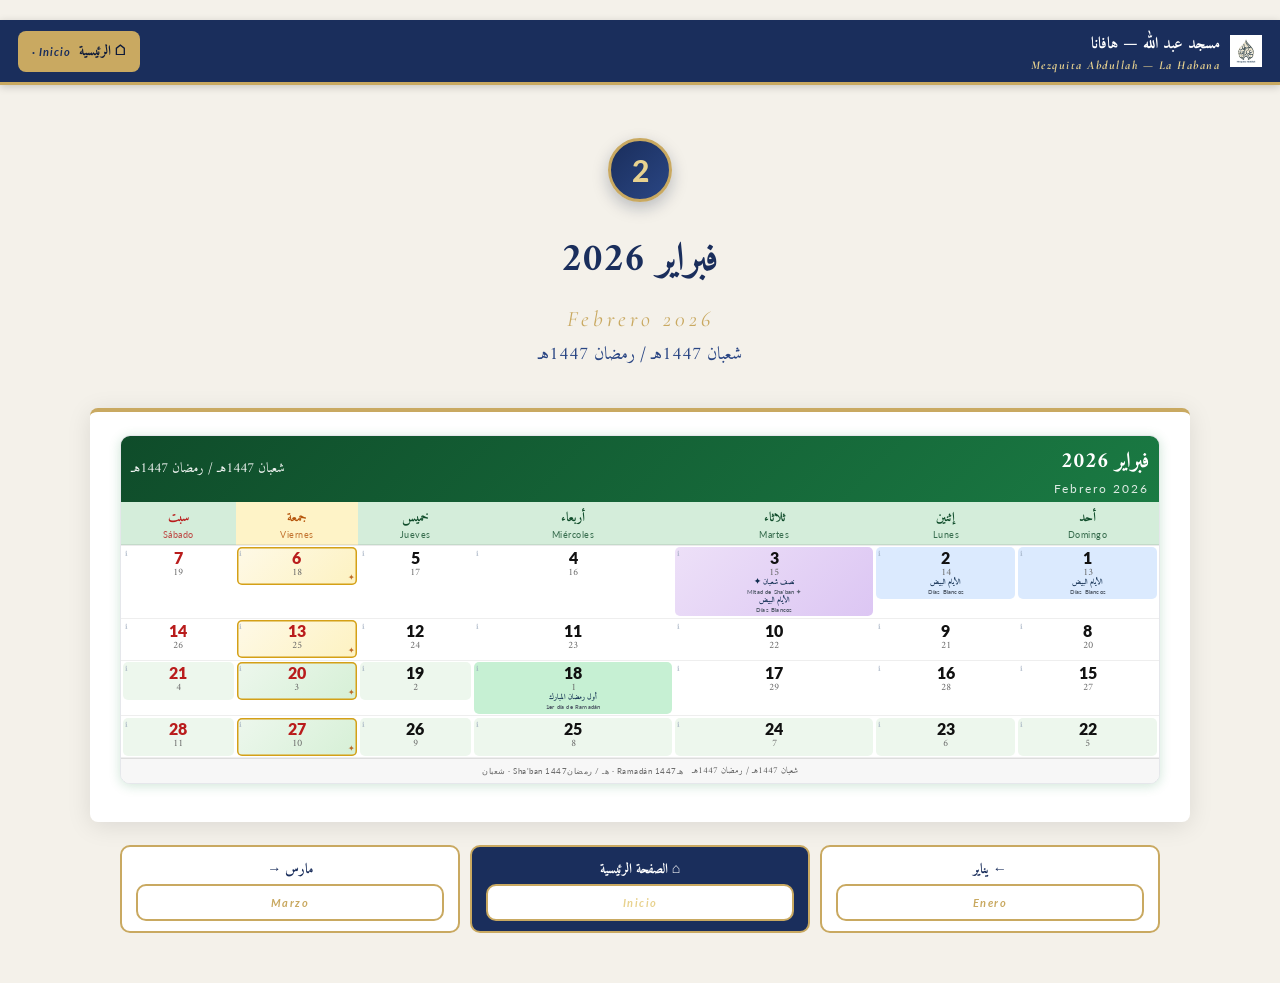
<file: february.html>
<!DOCTYPE html>
<html lang="ar" dir="rtl">
<head>
<meta charset="UTF-8">
<meta name="viewport" content="width=device-width, initial-scale=1.0">
<title>فبراير / Febrero 2026 | مسجد عبد الله — هافانا | Mezquita Abdullah</title>
<link rel="icon" type="image/png" href="logo.png">
<link rel="preconnect" href="https://fonts.googleapis.com">
<link rel="preconnect" href="https://fonts.gstatic.com" crossorigin>
<link href="https://fonts.googleapis.com/css2?family=Amiri:ital,wght@0,400;0,700;1,400&family=Scheherazade+New:wght@400;600;700&family=Lato:wght@300;400;700;900&family=Cormorant+Garamond:ital,wght@0,400;0,600;0,700;1,400&display=swap" rel="stylesheet">
<style>

* { margin: 0; padding: 0; box-sizing: border-box; }
html, body {
  background: #e8eaed;
  font-family: 'Amiri', 'Scheherazade New', 'Lato', serif;
  color: #1a1a1a;
  direction: rtl;
}
body { padding: 20px 0; }

/* ========== PAGE ========== */
.page {
  width: 420mm;
  min-height: 297mm;
  background: #fff;
  margin: 0 auto 20px;
  padding: 10mm;
  page-break-after: always;
  box-shadow: 0 4px 20px rgba(0,0,0,0.12);
  position: relative;
  overflow: hidden;
}

/* ========== COVER PAGE ========== */
.cover-page {
  background:
    radial-gradient(ellipse at top, #1a3a6c 0%, #0d2b4e 50%, #061a30 100%);
  color: #f7e9c4;
  display: flex;
  flex-direction: column;
  align-items: center;
  justify-content: center;
  text-align: center;
  padding: 30mm 20mm;
}
.cover-page::before {
  content: "";
  position: absolute; inset: 8mm;
  border: 3px double #c9a45c;
  border-radius: 6px;
  pointer-events: none;
  box-shadow: inset 0 0 0 2px rgba(201,164,92,0.25);
}
.cover-page::after {
  content: "";
  position: absolute; inset: 0;
  background:
    repeating-linear-gradient(45deg, transparent 0 18px, rgba(201,164,92,0.04) 18px 19px),
    repeating-linear-gradient(-45deg, transparent 0 18px, rgba(201,164,92,0.04) 18px 19px);
  pointer-events: none;
}
.cover-inner { position: relative; z-index: 2; max-width: 320mm; }
.basmala {
  font-family: 'Amiri', serif;
  font-size: 36px;
  color: #f3d27a;
  margin-bottom: 18mm;
  text-shadow: 0 2px 8px rgba(0,0,0,0.4);
}
.cover-crescent {
  font-size: 78px;
  color: #f0c860;
  margin-bottom: 6mm;
  filter: drop-shadow(0 4px 12px rgba(240,200,96,0.4));
}
.cover-mosque-ar {
  font-family: 'Amiri', serif;
  font-size: 76px;
  font-weight: 700;
  color: #fff;
  letter-spacing: 4px;
  text-shadow: 0 4px 14px rgba(0,0,0,0.5);
  margin-bottom: 6mm;
  line-height: 1.1;
}
.cover-mosque-es {
  font-family: 'Cormorant Garamond', serif;
  font-size: 44px;
  font-weight: 600;
  color: #f3d27a;
  letter-spacing: 6px;
  font-style: italic;
  direction: ltr;
  margin-bottom: 14mm;
}
.cover-divider {
  width: 220mm;
  height: 28px;
  margin: 6mm auto 12mm;
  background:
    linear-gradient(to right, transparent, #c9a45c 20%, #c9a45c 80%, transparent);
  -webkit-mask: radial-gradient(circle at center, transparent 8px, #000 9px),
                linear-gradient(#000,#000);
  -webkit-mask-composite: source-over;
  mask: radial-gradient(circle at center, transparent 8px, #000 9px),
        linear-gradient(#000,#000);
  position: relative;
}
.cover-divider::before, .cover-divider::after {
  content: "✦";
  position: absolute; top: 0;
  color: #f0c860; font-size: 22px;
}
.cover-divider::before { left: -2mm; }
.cover-divider::after { right: -2mm; }
.cover-title-ar {
  font-family: 'Amiri', serif;
  font-size: 48px;
  font-weight: 700;
  color: #f7e9c4;
  margin-bottom: 4mm;
  letter-spacing: 2px;
}
.cover-title-es {
  font-family: 'Cormorant Garamond', serif;
  font-size: 30px;
  font-weight: 500;
  color: #d4b475;
  font-style: italic;
  direction: ltr;
  margin-bottom: 16mm;
}
.cover-year {
  font-family: 'Lato', sans-serif;
  font-size: 120px;
  font-weight: 900;
  color: #fff;
  line-height: 1;
  letter-spacing: 12px;
  text-shadow: 0 6px 20px rgba(0,0,0,0.5);
  margin: 8mm 0;
}
.cover-hijri {
  font-family: 'Amiri', serif;
  font-size: 32px;
  color: #f0c860;
  font-weight: 700;
  letter-spacing: 3px;
  margin-bottom: 20mm;
}
.cover-location {
  font-family: 'Cormorant Garamond', serif;
  font-size: 20px;
  color: #d4b475;
  direction: ltr;
  font-style: italic;
  letter-spacing: 4px;
}
.cover-location .sep { margin: 0 8px; color: #c9a45c; }

/* ========== CALENDAR PAGES HEADER ========== */
.page-header {
  background: linear-gradient(135deg, #0d2b4e 0%, #1a4a7a 50%, #0d2b4e 100%);
  color: #fff;
  padding: 5mm 8mm;
  border-radius: 10px;
  margin-bottom: 5mm;
  display: flex;
  align-items: center;
  justify-content: space-between;
  position: relative;
  overflow: hidden;
}
.page-header::before {
  content: "";
  position: absolute; inset: 0;
  background: repeating-linear-gradient(45deg, transparent 0 20px, rgba(201,164,92,0.06) 20px 21px);
}
.ph-mosque { display: flex; flex-direction: column; gap: 2px; position: relative; z-index: 2; }
.ph-mosque-ar { font-family: 'Amiri', serif; font-size: 26px; font-weight: 700; color: #f7e9c4; letter-spacing: 2px; }
.ph-mosque-es { font-family: 'Cormorant Garamond', serif; font-size: 16px; color: #d4b475; direction: ltr; font-style: italic; letter-spacing: 3px; }
.ph-section { display: flex; flex-direction: column; gap: 2px; text-align: center; position: relative; z-index: 2; }
.ph-section-ar { font-family: 'Amiri', serif; font-size: 28px; font-weight: 700; color: #fff; }
.ph-section-es { font-family: 'Lato', sans-serif; font-size: 14px; color: #f0c860; direction: ltr; letter-spacing: 4px; font-weight: 300; }
.ph-year { font-family: 'Lato', sans-serif; font-size: 28px; font-weight: 900; color: #f0c860; letter-spacing: 3px; position: relative; z-index: 2; }

/* ========== MONTHS GRID (4 per page) ========== */
.months-grid-4 {
  display: grid;
  grid-template-columns: repeat(2, 1fr);
  grid-template-rows: repeat(2, 1fr);
  gap: 5mm;
  height: calc(297mm - 32mm);
}

.month-block {
  border-radius: 10px;
  overflow: hidden;
  box-shadow: 0 2px 10px rgba(0,0,0,0.10);
  border: 2px solid #d8d8d8;
  background: #fff;
  display: flex;
  flex-direction: column;
}
.month-block.sacred {
  border-color: #c9a45c;
  box-shadow: 0 2px 12px rgba(201,164,92,0.25);
}
.month-block.ramadan {
  border-color: #15803d;
  box-shadow: 0 2px 12px rgba(21,128,61,0.20);
}

.month-head {
  padding: 6px 10px;
  text-align: center;
  display: flex;
  align-items: center;
  justify-content: space-between;
}
.month-block:not(.sacred):not(.ramadan) .month-head { background: linear-gradient(135deg, #0d2b4e, #1a5276); color: #fff; }
.month-block.sacred .month-head { background: linear-gradient(135deg, #6B4F12, #b88a2a); color: #fff; }
.month-block.ramadan .month-head { background: linear-gradient(135deg, #0f4c2a, #1a7a43); color: #fff; }
.month-greg-name { display: flex; flex-direction: column; align-items: flex-start; }
.month-greg-name .m-ar { font-family: 'Amiri', serif; font-size: 22px; font-weight: 700; }
.month-greg-name .m-es { font-family: 'Lato', sans-serif; font-size: 12px; font-weight: 400; opacity: 0.85; direction: ltr; letter-spacing: 2px; }
.month-hijri-name { text-align: left; }
.month-hijri-name .m-ar { font-family: 'Amiri', serif; font-size: 14px; opacity: 0.95; display: block; }

.cal-table { width: 100%; border-collapse: collapse; flex: 1; }
.cal-table th {
  padding: 4px 2px;
  text-align: center;
  font-size: 11px;
  font-weight: 700;
  border-bottom: 2px solid rgba(0,0,0,0.08);
  vertical-align: middle;
}
.cal-table th .wd-ar { font-family: 'Amiri', serif; font-size: 13px; display: block; }
.cal-table th .wd-es { font-family: 'Lato', sans-serif; font-size: 8.5px; font-weight: 400; opacity: 0.8; direction: ltr; letter-spacing: 0.5px; display: block; margin-top: 1px; }
.month-block:not(.sacred):not(.ramadan) .cal-table th { background: #e8f0f8; color: #0d2b4e; }
.month-block.sacred .cal-table th { background: #fef3cd; color: #6B4F12; }
.month-block.ramadan .cal-table th { background: #d4edda; color: #0f4c2a; }
.cal-table th.fri { color: #b45309 !important; background: #fef3c7 !important; }
.cal-table th.sat { color: #b91c1c !important; }

.cal-table td {
  padding: 1.5px;
  text-align: center;
  vertical-align: top;
  border-bottom: 0.5px solid #eee;
}

.day-cell {
  display: flex;
  flex-direction: column;
  align-items: center;
  border-radius: 5px;
  padding: 3px 2px;
  min-height: 38px;
  position: relative;
  cursor: pointer;
  transition: transform 0.12s ease, box-shadow 0.12s ease;
}
.day-cell:hover {
  transform: translateY(-1px);
  box-shadow: 0 3px 10px rgba(0,0,0,0.18);
  z-index: 5;
}
.info-dot {
  position: absolute;
  top: 1px;
  inset-inline-end: 2px;
  font-size: 7px;
  color: #94a3b8;
  opacity: 0.6;
}
.day-cell:hover .info-dot { color: #0d2b4e; opacity: 1; }

.g-num { font-family: 'Lato', sans-serif; font-size: 16px; font-weight: 800; line-height: 1; color: #111; }
.h-num { font-family: 'Amiri', serif; font-size: 10px; color: #666; line-height: 1.1; margin-top: 1px; }
.ev-label {
  font-size: 7px;
  line-height: 1.15;
  text-align: center;
  font-weight: 600;
  max-width: 99%;
  margin-top: 1px;
}
.ev-ar { font-family: 'Amiri', serif; font-size: 7.5px; color: #0d2b4e; }
.ev-es { font-family: 'Lato', sans-serif; font-size: 6px; color: #4b5563; direction: ltr; opacity: 0.9; letter-spacing: 0.2px; }
.ev-label.mini { font-size: 6.5px; }

/* Day type backgrounds */
.dc-eid        { background: linear-gradient(135deg, #ffd966, #ffe88a) !important; }
.dc-eid2       { background: #fff3a0 !important; }
.dc-holy       { background: linear-gradient(135deg, #ede0f8, #dcc6f3) !important; }
.dc-fast-start { background: #c6f0d3 !important; }
.dc-arafah     { background: linear-gradient(135deg, #b7f3c4, #88e0a0) !important; }
.dc-ramadan    { background: #edf7ed; }
.dc-sacred     { background: #fef8e8; }
.dc-white      { background: #dbeafe !important; }
.dc-new-year   { background: #fce4ec !important; }

/* Friday highlight (gold frame) — applied on top */
.day-cell.is-friday {
  background: linear-gradient(135deg, #fef9e7, #fdf2c1);
  box-shadow: inset 0 0 0 1.5px #d4a017;
}
.day-cell.is-friday::after {
  content: "✦";
  position: absolute;
  bottom: 0px; inset-inline-start: 2px;
  color: #b45309;
  font-size: 8px;
  opacity: 0.85;
}
/* Friday + Ramadan etc keep their own bg via specificity (Friday adds frame only) */
.day-cell.is-friday.dc-ramadan { background: linear-gradient(135deg, #edf7ed, #d6f0d6); }
.day-cell.is-friday.dc-sacred  { background: linear-gradient(135deg, #fef8e8, #fbeec4); }
.day-cell.is-friday.dc-white   { background: linear-gradient(135deg, #dbeafe, #c5e0ff); }

/* Last ten Ramadan — deep emerald glow */
.day-cell.is-last10 {
  background: linear-gradient(135deg, #047857, #065f46) !important;
  color: #fff !important;
  box-shadow: inset 0 0 0 1.5px #fbbf24, 0 0 8px rgba(4,120,87,0.45);
}
.day-cell.is-last10 .g-num { color: #fff !important; }
.day-cell.is-last10 .h-num { color: #fde68a !important; }
.day-cell.is-last10 .ev-ar { color: #fef3c7 !important; }
.day-cell.is-last10 .ev-es { color: #fef3c7 !important; }
.day-cell.is-last10 .info-dot { color: #fde68a !important; opacity: 1; }
/* Laylat al-Qadr override */
.day-cell.is-last10.dc-holy {
  background: linear-gradient(135deg, #5b21b6, #7c3aed) !important;
  box-shadow: inset 0 0 0 2px #fbbf24, 0 0 12px rgba(124,58,237,0.5);
}

/* Ten Dhul-Hijjah — warm gold→green */
.day-cell.is-tendh {
  background: linear-gradient(135deg, #b8923a, #16a34a) !important;
  color: #fff !important;
  box-shadow: inset 0 0 0 1.5px #fde68a, 0 0 6px rgba(184,146,58,0.40);
}
.day-cell.is-tendh .g-num { color: #fff !important; }
.day-cell.is-tendh .h-num { color: #fef3c7 !important; }
.day-cell.is-tendh .ev-ar, .day-cell.is-tendh .ev-es { color: #fffbeb !important; }
.day-cell.is-tendh .info-dot { color: #fff !important; opacity: 1; }
/* Arafah / Adha keep their special background */
.day-cell.is-tendh.dc-arafah { background: linear-gradient(135deg, #15803d, #16a34a) !important; box-shadow: inset 0 0 0 2px #fbbf24, 0 0 10px rgba(22,163,74,0.5); }
.day-cell.is-tendh.dc-eid { background: linear-gradient(135deg, #d4a017, #ffd700) !important; color: #5b3a00 !important; box-shadow: inset 0 0 0 2px #92400e, 0 0 10px rgba(212,160,23,0.5); }
.day-cell.is-tendh.dc-eid .g-num { color: #5b3a00 !important; }
.day-cell.is-tendh.dc-eid .h-num { color: #7c3a00 !important; }
.day-cell.is-tendh.dc-eid .ev-ar, .day-cell.is-tendh.dc-eid .ev-es { color: #5b3a00 !important; }

.fri .g-num, .sat .g-num { color: #b91c1c; }

.month-footer {
  background: #f7f7f7;
  text-align: center;
  padding: 4px 6px;
  font-size: 9px;
  color: #555;
  border-top: 1px solid #ddd;
  display: flex;
  justify-content: center;
  align-items: center;
  gap: 8px;
}
.month-footer .ftr-es { font-family: 'Lato', sans-serif; direction: ltr; font-size: 8px; opacity: 0.85; letter-spacing: 0.5px; }

.page-footer {
  position: absolute;
  bottom: 4mm;
  left: 10mm;
  right: 10mm;
  text-align: center;
  font-size: 10px;
  color: #6b7280;
  padding-top: 4px;
  border-top: 1px solid #e5e7eb;
  display: flex;
  align-items: center;
  justify-content: center;
  gap: 8px;
  font-family: 'Amiri', 'Lato', serif;
}
.page-footer .dot { color: #c9a45c; }

/* ========== MODAL ========== */
.modal-overlay {
  position: fixed;
  inset: 0;
  background: rgba(10,20,40,0.65);
  backdrop-filter: blur(4px);
  -webkit-backdrop-filter: blur(4px);
  display: none;
  align-items: center;
  justify-content: center;
  z-index: 1000;
  padding: 20px;
  /* السماح بالتمرير على overlay عندما يكون المحتوى أطول من الشاشة */
  overflow-y: auto;
  -webkit-overflow-scrolling: touch;
  overscroll-behavior: contain;
}
.modal-overlay.active { display: flex; }
.modal {
  background: #fff;
  width: min(420px, 100%);
  max-height: 85vh;
  /* استخدام dvh عند توفره للتعامل مع شريط المتصفح المتحرك على الهاتف */
  max-height: 85dvh;
  display: flex;
  flex-direction: column;
  border-radius: 16px;
  border: 3px solid #c9a45c;
  box-shadow: 0 20px 60px rgba(0,0,0,0.4);
  position: relative;
  overflow: hidden; /* الحفاظ على الحواف المستديرة */
  animation: modalIn 0.25s ease-out;
  /* منع backdrop-filter من إفساد التمرير للعناصر الداخلية */
  will-change: transform, opacity;
}
@keyframes modalIn {
  from { opacity: 0; transform: translateY(20px) scale(0.96); }
  to { opacity: 1; transform: translateY(0) scale(1); }
}
.modal-header {
  background: linear-gradient(135deg, #0d2b4e, #1a4a7a);
  color: #fff;
  padding: 20px 28px;
  padding-inline-end: 60px; /* مساحة لزر الإغلاق */
  border-radius: 13px 13px 0 0;
  position: relative;
  flex-shrink: 0; /* الهيدر ثابت لا يُضغط */
}
.modal-close {
  position: absolute;
  top: 12px;
  inset-inline-end: 14px;
  width: 36px; height: 36px;
  border-radius: 50%;
  background: rgba(255,255,255,0.2);
  border: 1.5px solid rgba(255,255,255,0.3);
  color: #fff;
  font-size: 22px;
  cursor: pointer;
  display: flex; align-items: center; justify-content: center;
  transition: background 0.15s;
  z-index: 5;
  -webkit-tap-highlight-color: transparent;
  touch-action: manipulation;
}
.modal-close:hover { background: rgba(255,255,255,0.3); }
.modal-date-line {
  font-family: 'Lato', sans-serif;
  font-size: 14px;
  color: #f0c860;
  letter-spacing: 2px;
  margin-bottom: 4px;
}
.modal-title-ar { font-family: 'Amiri', serif; font-size: 28px; font-weight: 700; margin-bottom: 4px; }
.modal-title-es { font-family: 'Cormorant Garamond', serif; font-size: 18px; color: #d4b475; direction: ltr; font-style: italic; letter-spacing: 2px; }
.modal-section { margin-bottom: 18px; }
.modal-section h4 {
  font-family: 'Amiri', serif;
  font-size: 15px;
  color: #0d2b4e;
  margin-bottom: 6px;
  padding-bottom: 4px;
  border-bottom: 2px solid #c9a45c;
  display: inline-block;
}
.modal-section .es-label { font-family: 'Lato', sans-serif; font-size: 11px; color: #6b7280; direction: ltr; margin-left: 6px; }
.modal-section p.ar { font-family: 'Amiri', serif; font-size: 18px; line-height: 1.8; color: #1f2937; }
.modal-section p.es { font-family: 'Lato', sans-serif; font-size: 14px; line-height: 1.6; color: #374151; direction: ltr; text-align: left; margin-top: 8px; padding-inline-start: 12px; border-inline-start: 3px solid #c9a45c; }
/* جسم النافذة هو المنطقة القابلة للتمرير */
.modal-body {
  padding: 22px 28px;
  overflow-y: auto;
  -webkit-overflow-scrolling: touch;
  overscroll-behavior: contain;
  flex: 1 1 auto;
  min-height: 0; /* مهم لـ flex children حتى يعمل scroll */
}
.modal-footer {
  flex-shrink: 0;
}
.modal-quote {
  background: linear-gradient(135deg, #fef9e7, #fef3c7);
  border-radius: 10px;
  padding: 18px 22px;
  border: 1.5px solid #d4a017;
  margin-top: 10px;
}
.modal-quote .q-ar {
  font-family: 'Amiri', serif;
  font-size: 22px;
  line-height: 1.9;
  color: #5b3a00;
  text-align: center;
  font-weight: 600;
}
.modal-quote .q-es {
  font-family: 'Cormorant Garamond', serif;
  font-size: 15px;
  line-height: 1.55;
  color: #6b4f12;
  direction: ltr;
  text-align: center;
  font-style: italic;
  margin-top: 10px;
  padding-top: 10px;
  border-top: 1px dashed #d4a017;
}
.modal-quote .q-ref {
  font-family: 'Lato', sans-serif;
  font-size: 12px;
  color: #92400e;
  text-align: center;
  margin-top: 8px;
  letter-spacing: 1px;
}
.modal-footer {
  padding: 14px 28px;
  text-align: center;
  font-family: 'Amiri', serif;
  font-size: 13px;
  color: #6b7280;
  border-top: 1px solid #e5e7eb;
}
.modal-footer .es { font-family: 'Lato', sans-serif; font-size: 11px; direction: ltr; color: #9ca3af; }

/* ========== COMPACT LEGEND (under calendar) ========== */
.legend-compact {
  margin-top: 3mm;
  padding: 2.5mm 3mm;
  background: linear-gradient(135deg, #f8fafc, #f1f5f9);
  border-radius: 6px;
  border: 1px solid #e2e8f0;
}
.legend-title-small {
  text-align: center;
  font-family: 'Amiri', serif;
  font-size: 11px;
  font-weight: 700;
  color: #0d2b4e;
  margin-bottom: 2mm;
}
.legend-grid-small {
  display: flex;
  flex-wrap: wrap;
  gap: 1.2mm 2.5mm;
  justify-content: center;
}
.legend-chip {
  display: inline-flex;
  align-items: center;
  gap: 3px;
  padding: 1.5px 5px;
  border-radius: 14px;
  border: 1px solid #cbd5e1;
  background: #fff;
  font-size: 8px;
}
.legend-chip .swatch {
  width: 8px;
  height: 8px;
  border-radius: 2px;
  flex-shrink: 0;
  border: 1px solid rgba(0,0,0,0.15);
}
.legend-chip .swatch.dc-eid { background: linear-gradient(135deg, #ffd966, #ffe88a); }
.legend-chip .swatch.dc-eid2 { background: #fff3a0; }
.legend-chip .swatch.dc-holy { background: linear-gradient(135deg, #ede0f8, #dcc6f3); }
.legend-chip .swatch.dc-fast-start { background: #c6f0d3; }
.legend-chip .swatch.dc-arafah { background: linear-gradient(135deg, #b7f3c4, #88e0a0); }
.legend-chip .swatch.dc-ramadan { background: #edf7ed; }
.legend-chip .swatch.dc-sacred { background: #fef8e8; }
.legend-chip .swatch.dc-white { background: #dbeafe; }
.legend-chip .swatch.dc-new-year { background: #fce4ec; }
.legend-chip .swatch.is-friday { background: linear-gradient(135deg, #fef9e7, #fdf2c1); box-shadow: inset 0 0 0 1px #d4a017; }
.legend-chip .swatch.is-last10 { background: linear-gradient(135deg, #047857, #065f46); }
.legend-chip .swatch.is-tendh { background: linear-gradient(135deg, #b8923a, #16a34a); }
.legend-chip .text {
  font-family: 'Amiri', serif;
  font-size: 8px;
  color: #334155;
  white-space: nowrap;
}

/* ========== COMPACT EVENTS TABLE ========== */
.events-page {
  background: #fff;
  padding: 5mm 6mm;
  max-height: 100mm;
}
.events-title {
  text-align: center;
  font-family: 'Amiri', serif;
  font-size: 16px;
  font-weight: 700;
  color: #0d2b4e;
  margin-bottom: 1mm;
  letter-spacing: 1px;
}
.events-subtitle {
  text-align: center;
  font-family: 'Cormorant Garamond', serif;
  font-size: 10px;
  color: #c9a45c;
  direction: ltr;
  font-style: italic;
  letter-spacing: 1.5px;
  margin-bottom: 3mm;
}
.events-table-wrap { overflow-x: auto; max-width: 92%; margin: 0 auto; }
.events-table {
  width: 100%;
  border-collapse: collapse;
  font-family: 'Amiri', 'Lato', serif;
  font-size: 9px;
  table-layout: fixed;
}
.events-table th {
  background: linear-gradient(135deg, #0d2b4e, #1a4a7a);
  color: #fff;
  padding: 4px 3px;
  text-align: center;
  font-family: 'Amiri', serif;
  font-size: 10px;
  font-weight: 700;
  border: 1px solid #0d2b4e;
}
.events-table th .es { font-family: 'Lato', sans-serif; font-size: 7px; font-weight: 400; opacity: 0.85; direction: ltr; display: block; margin-top: 1px; letter-spacing: 0.3px; }
.events-table td {
  padding: 3px 3px;
  border: 1px solid #e5e7eb;
  text-align: center;
  vertical-align: middle;
}
.events-table tr:nth-child(even) { background: #f8fafc; }
.events-table tr:hover { background: #eef6ff; }
.events-table .ev-name-ar { font-family: 'Amiri', serif; font-size: 10px; font-weight: 700; color: #0d2b4e; }
.events-table .ev-name-es { font-family: 'Lato', sans-serif; font-size: 8px; color: #6b7280; direction: ltr; display: block; margin-top: 1px; }
.events-table .date-greg { font-family: 'Lato', sans-serif; font-size: 9px; color: #374151; direction: ltr; }
.events-table .date-hijri { font-family: 'Amiri', serif; font-size: 9px; color: #92400e; }
.events-table col:first-child { width: 44%; }
.events-table col:nth-child(2) { width: 28%; }
.events-table col:nth-child(3) { width: 28%; }

/* ========== MODAL MOBILE FIXES ========== */
@media (max-width: 640px) {
  /* تعطيل blur على الهاتف (يسبب lag ومشاكل تمرير على iOS/Android القديم) */
  .modal-overlay {
    padding: 10px;
    align-items: flex-start; /* لصق بالأعلى لتجنب قطع المحتوى الطويل */
    justify-content: center;
    backdrop-filter: none;
    -webkit-backdrop-filter: none;
    background: rgba(10,20,40,0.78);
    /* استخدام dvh لتجنب مشاكل شريط العنوان المتحرك */
    height: 100vh;
    height: 100dvh;
    overflow-y: auto;
    -webkit-overflow-scrolling: touch;
    overscroll-behavior: contain;
    /* تجنب إيماءات التمرير في الخلفية */
    touch-action: pan-y;
  }
  .modal-overlay.active {
    display: flex;
  }
  .modal {
    width: 100%;
    max-width: 460px;
    margin: 12px auto;
    /* الارتفاع الأقصى: استخدام dvh لتفادي قفز شريط المتصفح */
    max-height: calc(100dvh - 24px);
    max-height: calc(100vh - 24px); /* fallback */
    border-radius: 14px;
    border-width: 2px;
    position: relative;
    /* مهم: نضمن أن العنصر لا يتأثر بـ transform بعد انتهاء الأنيميشن */
    display: flex;
    flex-direction: column;
    overflow: hidden;
  }
  /* استخدام dvh في المتصفحات الحديثة فقط */
  @supports (height: 100dvh) {
    .modal { max-height: calc(100dvh - 24px); }
  }
  .modal-header {
    padding: 14px 18px;
    padding-inline-end: 54px;
    border-radius: 12px 12px 0 0;
    flex-shrink: 0;
  }
  .modal-close {
    width: 38px; height: 38px;       /* أكبر للضغط السهل (≥ 38px) */
    font-size: 20px;
    top: 8px;
    inset-inline-end: 8px;
    background: rgba(255,255,255,0.28);
    border: 1.5px solid rgba(255,255,255,0.45);
    box-shadow: 0 2px 6px rgba(0,0,0,0.25);
  }
  .modal-date-line { font-size: 11px; letter-spacing: 1px; }
  .modal-title-ar { font-size: 20px; }
  .modal-title-es { font-size: 14px; }
  .modal-body {
    padding: 14px 18px 18px;
    overflow-y: auto;
    -webkit-overflow-scrolling: touch;
    overscroll-behavior: contain;
    flex: 1 1 auto;
    min-height: 0;
  }
  .modal-section { margin-bottom: 12px; }
  .modal-section h4 { font-size: 13px; }
  .modal-section p.ar { font-size: 15px; }
  .modal-section p.es { font-size: 12px; }
  .modal-quote { padding: 12px 14px; }
  .modal-quote .q-ar { font-size: 16px; line-height: 1.85; }
  .modal-quote .q-es { font-size: 13px; }
  .modal-footer {
    padding: 10px 18px;
    font-size: 11px;
    flex-shrink: 0;
  }
}

/* === تحسين الوضع الأفقي (Landscape) على الهاتف === */
@media (max-width: 900px) and (orientation: landscape) and (max-height: 500px) {
  .modal-overlay { padding: 6px; align-items: flex-start; }
  .modal {
    max-height: calc(100dvh - 12px);
    max-height: calc(100vh - 12px);
    margin: 6px auto;
  }
  .modal-header { padding: 10px 16px; padding-inline-end: 50px; }
  .modal-title-ar { font-size: 18px; margin-bottom: 2px; }
  .modal-title-es { font-size: 12px; }
  .modal-date-line { font-size: 10px; margin-bottom: 2px; }
  .modal-close { width: 34px; height: 34px; font-size: 18px; top: 6px; inset-inline-end: 6px; }
  .modal-body { padding: 10px 16px; }
  .modal-section { margin-bottom: 10px; }
  .modal-quote { padding: 10px 12px; }
  .modal-footer { padding: 8px 16px; }
}

/* === دعم الشاشات الصغيرة جداً === */
@media (max-width: 360px) {
  .modal-header { padding: 12px 14px; padding-inline-end: 50px; }
  .modal-body { padding: 12px 14px; }
  .modal-title-ar { font-size: 18px; }
  .modal-section p.ar { font-size: 14px; }
  .modal-quote .q-ar { font-size: 15px; }
}

/* ========== PRINT ========== */
@media print {
  body { background: #fff; padding: 0; }
  .page { box-shadow: none; margin: 0; page-break-after: always; }
  .info-dot { display: none !important; }
  .modal-overlay { display: none !important; }
  .day-cell { cursor: default; }
  .day-cell:hover { transform: none; box-shadow: none; }
}

@page { size: A3 landscape; margin: 0; }


/* ===== New theme: navy + gold from mosque logo ===== */
:root{
  --navy:#1a2e5c;
  --navy-dark:#0d1a3a;
  --navy-light:#2a4684;
  --gold:#c9a961;
  --gold-light:#e8d28f;
  --cream:#fbf8f1;
}
html, body { background:#f4f1ea; }
/* Override cover gradients on new index */
.home-hero{
  background: linear-gradient(135deg, #ffffff 0%, #fbf8f1 60%, #f1eadb 100%);
  color: var(--navy);
  text-align:center;
  padding: 24mm 16mm 18mm;
  border-bottom: 4px solid var(--gold);
  position:relative;
}
.home-hero::before{
  content:""; position:absolute; inset: 5mm; pointer-events:none;
  border: 2px solid rgba(201,169,97,0.45); border-radius: 8px;
}
.home-logo{
  width: 160px; height: 160px; object-fit: contain;
  margin: 0 auto 6mm; display:block;
  filter: drop-shadow(0 6px 18px rgba(26,46,92,0.18));
}
.home-mosque-ar{
  font-family:'Amiri', serif; font-size: 44px; font-weight:700;
  color: var(--navy); letter-spacing: 3px; margin-bottom: 4mm;
}
.home-mosque-es{
  font-family:'Cormorant Garamond', serif; font-size: 26px; font-weight:600;
  color: var(--gold); font-style: italic; letter-spacing: 4px;
  direction:ltr; margin-bottom: 6mm;
}
.home-title-ar{
  font-family:'Amiri', serif; font-size: 30px; color: var(--navy-dark);
  margin-bottom: 2mm;
}
.home-title-es{
  font-family:'Cormorant Garamond', serif; font-size: 18px; color: var(--navy-light);
  direction:ltr; letter-spacing: 3px; font-style:italic; margin-bottom: 4mm;
}
.home-year{
  font-family:'Lato', sans-serif; font-size: 42px; font-weight:900;
  color: var(--gold); letter-spacing: 8px;
}
.home-hijri{
  font-family:'Amiri', serif; font-size: 22px; color: var(--navy);
  margin-top: 2mm;
}

/* Notice banner */
.home-notice{
  margin: 8mm auto 4mm;
  max-width: 92%;
  background: linear-gradient(135deg, #fff9e6, #fef3c7);
  border: 2px solid var(--gold);
  border-radius: 10px;
  padding: 14px 20px;
  text-align:center;
  box-shadow: 0 4px 12px rgba(201,169,97,0.18);
}
.home-notice .ar{
  font-family:'Amiri', serif; font-size: 18px; font-weight:700;
  color: var(--navy-dark); display:block; margin-bottom: 4px;
}
.home-notice .es{
  font-family:'Lato', sans-serif; font-size: 13px; color: var(--navy);
  direction: ltr; display:block; font-style: italic;
}
.home-notice .icon{ font-size: 22px; color: var(--gold); margin: 0 6px; vertical-align:middle; }

/* Buttons grid */
.months-section{
  padding: 8mm 10mm 12mm;
  background: #fff;
}
.months-section-title{
  text-align:center;
  font-family:'Amiri', serif; font-size: 26px; font-weight:700;
  color: var(--navy); margin-bottom: 2mm;
}
.months-section-title-es{
  text-align:center;
  font-family:'Cormorant Garamond', serif; font-size: 15px;
  color: var(--gold); direction: ltr; letter-spacing: 3px;
  font-style:italic; margin-bottom: 8mm;
}
.months-buttons{
  display: grid;
  grid-template-columns: repeat(4, 1fr);
  gap: 14px;
  max-width: 980px;
  margin: 0 auto;
}
.month-btn{
  display:flex; flex-direction:column; align-items:center; justify-content:center;
  background: linear-gradient(135deg, var(--navy) 0%, var(--navy-light) 100%);
  color: #fff;
  text-decoration: none;
  border-radius: 12px;
  padding: 18px 10px;
  border: 2px solid var(--gold);
  box-shadow: 0 4px 12px rgba(13,26,58,0.25);
  transition: transform .18s ease, box-shadow .18s ease, background .18s ease;
  cursor: pointer;
  position: relative;
  overflow: hidden;
}
.month-btn::before{
  content: ""; position: absolute; top: 0; left: 0; right: 0; height: 4px;
  background: linear-gradient(90deg, transparent, var(--gold-light), transparent);
}
.month-btn:hover{
  transform: translateY(-3px);
  box-shadow: 0 10px 22px rgba(13,26,58,0.35);
  background: linear-gradient(135deg, var(--navy-light) 0%, var(--navy) 100%);
}
.month-btn .num{
  font-family:'Lato', sans-serif; font-size: 28px; font-weight: 900;
  color: var(--gold-light);
  background: rgba(0,0,0,0.18);
  width: 44px; height: 44px; border-radius: 50%;
  display: flex; align-items:center; justify-content:center;
  margin-bottom: 8px;
  border: 1.5px solid var(--gold);
}
.month-btn .ar{
  font-family:'Amiri', serif; font-size: 20px; font-weight:700;
  color: #fff; margin-bottom: 2px;
}
.month-btn .es{
  font-family:'Lato', sans-serif; font-size: 12px;
  color: var(--gold-light); direction: ltr; letter-spacing: 1.5px;
  text-transform: uppercase;
}

@media (max-width: 900px){
  .months-buttons{ grid-template-columns: repeat(3, 1fr); }
  .home-mosque-ar{ font-size: 32px; }
  .home-mosque-es{ font-size: 20px; }
  .home-logo{ width: 120px; height: 120px; }
}
@media (max-width: 560px){
  .months-buttons{ grid-template-columns: repeat(2, 1fr); }
  .home-hero{ padding: 14mm 6mm; }
  .home-mosque-ar{ font-size: 26px; }
  .home-year{ font-size: 32px; }
}

/* Month page header back-button */
.back-bar{
  background: var(--navy);
  color: #fff;
  padding: 10px 18px;
  display: flex; align-items: center; justify-content: space-between;
  gap: 12px;
  border-bottom: 3px solid var(--gold);
  position: sticky; top: 0; z-index: 50;
  box-shadow: 0 2px 8px rgba(0,0,0,0.18);
}
.back-bar .brand{
  display:flex; align-items:center; gap:10px;
  font-family:'Amiri', serif; font-weight:700; font-size: 16px;
}
.back-bar .brand img{ width: 32px; height: 32px; object-fit: contain; }
.back-bar .brand .es{
  font-family:'Cormorant Garamond', serif; font-style:italic;
  font-size: 12px; color: var(--gold-light); direction: ltr;
  display: block; letter-spacing: 1.5px;
}
.back-btn{
  background: var(--gold);
  color: var(--navy-dark);
  border: none;
  padding: 8px 14px;
  border-radius: 8px;
  font-family: 'Amiri', 'Lato', serif;
  font-weight: 700;
  font-size: 14px;
  cursor: pointer;
  text-decoration: none;
  display: inline-flex; align-items: center; gap: 8px;
  transition: transform .15s, background .15s;
}
.back-btn:hover{ background: var(--gold-light); transform: translateY(-1px); }
.back-btn .es{
  font-family:'Lato', sans-serif; font-style:italic;
  font-size: 11px; color: var(--navy); direction:ltr; letter-spacing:1px;
}

.month-page-title{
  text-align:center;
  padding: 14mm 10mm 4mm;
}
.month-page-title .num-badge{
  display:inline-flex; align-items:center; justify-content:center;
  width: 64px; height: 64px; border-radius: 50%;
  background: linear-gradient(135deg, var(--navy), var(--navy-light));
  color: var(--gold-light);
  font-family:'Lato', sans-serif; font-size: 30px; font-weight:900;
  border: 3px solid var(--gold);
  margin: 0 auto 6mm;
  box-shadow: 0 6px 16px rgba(13,26,58,0.25);
}
.month-page-title .ar{
  font-family:'Amiri', serif; font-size: 40px; font-weight:700;
  color: var(--navy); display:block; margin-bottom: 3mm;
}
.month-page-title .es{
  font-family:'Cormorant Garamond', serif; font-size: 22px;
  color: var(--gold); direction: ltr; letter-spacing: 4px;
  font-style: italic; display:block; margin-bottom: 2mm;
}
.month-page-title .hijri{
  font-family:'Amiri', serif; font-size: 18px; color: var(--navy-light);
  display:block;
}

/* Adjust single-month page wrapper */
.single-month-wrap{
  background: #fff;
  width: 100%;
  max-width: 1100px;
  margin: 6mm auto;
  padding: 6mm 8mm 10mm;
  box-shadow: 0 4px 24px rgba(0,0,0,0.10);
  border-radius: 8px;
  border-top: 4px solid var(--gold);
}
.single-month-wrap .month-block{
  break-inside: avoid;
  border: 1px solid #e5e7eb;
}

/* Inter-month navigation */
.month-nav{
  display:flex; justify-content:space-between; align-items:center;
  max-width: 1100px; margin: 6mm auto 8mm; padding: 0 8mm;
  gap: 10px;
}
.month-nav a, .month-nav span{
  flex: 1;
  text-align: center;
  background: #fff;
  border: 2px solid var(--gold);
  color: var(--navy);
  padding: 10px 14px;
  border-radius: 10px;
  text-decoration: none;
  font-family:'Amiri', serif;
  font-weight: 700;
  font-size: 14px;
  transition: background .15s, transform .15s;
}
.month-nav a:hover{ background: var(--gold-light); transform: translateY(-1px); }
.month-nav .home-link{
  background: var(--navy); color: #fff;
}
.month-nav .home-link:hover{ background: var(--navy-light); color: #fff; }
.month-nav .es{
  display:block; font-family:'Lato', sans-serif; font-size: 11px;
  direction: ltr; color: var(--gold); letter-spacing:1.5px;
  font-style: italic; margin-top: 2px;
}
.month-nav .home-link .es{ color: var(--gold-light); }
.month-nav span.disabled{ opacity: 0.4; cursor: not-allowed; background:#f3f4f6; }

/* Print: hide back-bar & nav buttons */
@media print {
  .back-bar, .month-nav, .home-notice { display: none !important; }
}

</style>
</head>
<body>

<div class="back-bar">
  <div class="brand">
    <img src="logo.png" alt="logo">
    <div>
      مسجد عبد الله — هافانا
      <span class="es">Mezquita Abdullah — La Habana</span>
    </div>
  </div>
  <a class="back-btn" href="index.html">⌂ الرئيسية <span class="es">· Inicio</span></a>
</div>

<div class="month-page-title">
  <div class="num-badge">2</div>
  <span class="ar">فبراير 2026</span>
  <span class="es">Febrero 2026</span>
  <span class="hijri">شعبان 1447هـ / رمضان 1447هـ</span>
</div>

<div class="single-month-wrap">
  <div class="month-block ramadan"><div class="month-head"><div class="month-greg-name"><span class="m-ar">فبراير 2026</span><span class="m-es">Febrero 2026</span></div><div class="month-hijri-name"><span class="m-ar">شعبان 1447هـ / رمضان 1447هـ</span></div></div><table class="cal-table"><tr><th class=""><span class="wd-ar">أحد</span><span class="wd-es">Domingo</span></th><th class=""><span class="wd-ar">إثنين</span><span class="wd-es">Lunes</span></th><th class=""><span class="wd-ar">ثلاثاء</span><span class="wd-es">Martes</span></th><th class=""><span class="wd-ar">أربعاء</span><span class="wd-es">Miércoles</span></th><th class=""><span class="wd-ar">خميس</span><span class="wd-es">Jueves</span></th><th class="fri"><span class="wd-ar">جمعة</span><span class="wd-es">Viernes</span></th><th class="sat"><span class="wd-ar">سبت</span><span class="wd-es">Sábado</span></th></tr><tr><td><div class="day-cell dc-white" data-date="2026-02-01" data-info="white_days" data-weekday="0" data-g="1" data-h="13"><span class="info-dot">ℹ</span><span class="g-num">1</span><span class="h-num">13</span><span class="ev-label ev-ar">الأيام البيض</span><span class="ev-label ev-es">Días Blancos</span></div></td><td><div class="day-cell dc-white" data-date="2026-02-02" data-info="white_days" data-weekday="1" data-g="2" data-h="14"><span class="info-dot">ℹ</span><span class="g-num">2</span><span class="h-num">14</span><span class="ev-label ev-ar">الأيام البيض</span><span class="ev-label ev-es">Días Blancos</span></div></td><td><div class="day-cell dc-holy" data-date="2026-02-03" data-info="nisf_shaban" data-weekday="2" data-g="3" data-h="15"><span class="info-dot">ℹ</span><span class="g-num">3</span><span class="h-num">15</span><span class="ev-label ev-ar">نصف شعبان ✦</span><span class="ev-label ev-es">Mitad de Sha&#x27;ban ✦</span><span class="ev-label ev-ar">الأيام البيض</span><span class="ev-label ev-es">Días Blancos</span></div></td><td><div class="day-cell" data-date="2026-02-04" data-info="regular" data-weekday="3" data-g="4" data-h="16"><span class="info-dot">ℹ</span><span class="g-num">4</span><span class="h-num">16</span></div></td><td><div class="day-cell" data-date="2026-02-05" data-info="regular" data-weekday="4" data-g="5" data-h="17"><span class="info-dot">ℹ</span><span class="g-num">5</span><span class="h-num">17</span></div></td><td><div class="day-cell fri is-friday" data-date="2026-02-06" data-info="friday" data-weekday="5" data-g="6" data-h="18"><span class="info-dot">ℹ</span><span class="g-num">6</span><span class="h-num">18</span></div></td><td><div class="day-cell sat" data-date="2026-02-07" data-info="regular" data-weekday="6" data-g="7" data-h="19"><span class="info-dot">ℹ</span><span class="g-num">7</span><span class="h-num">19</span></div></td></tr><tr><td><div class="day-cell" data-date="2026-02-08" data-info="regular" data-weekday="0" data-g="8" data-h="20"><span class="info-dot">ℹ</span><span class="g-num">8</span><span class="h-num">20</span></div></td><td><div class="day-cell" data-date="2026-02-09" data-info="regular" data-weekday="1" data-g="9" data-h="21"><span class="info-dot">ℹ</span><span class="g-num">9</span><span class="h-num">21</span></div></td><td><div class="day-cell" data-date="2026-02-10" data-info="regular" data-weekday="2" data-g="10" data-h="22"><span class="info-dot">ℹ</span><span class="g-num">10</span><span class="h-num">22</span></div></td><td><div class="day-cell" data-date="2026-02-11" data-info="regular" data-weekday="3" data-g="11" data-h="23"><span class="info-dot">ℹ</span><span class="g-num">11</span><span class="h-num">23</span></div></td><td><div class="day-cell" data-date="2026-02-12" data-info="regular" data-weekday="4" data-g="12" data-h="24"><span class="info-dot">ℹ</span><span class="g-num">12</span><span class="h-num">24</span></div></td><td><div class="day-cell fri is-friday" data-date="2026-02-13" data-info="friday" data-weekday="5" data-g="13" data-h="25"><span class="info-dot">ℹ</span><span class="g-num">13</span><span class="h-num">25</span></div></td><td><div class="day-cell sat" data-date="2026-02-14" data-info="regular" data-weekday="6" data-g="14" data-h="26"><span class="info-dot">ℹ</span><span class="g-num">14</span><span class="h-num">26</span></div></td></tr><tr><td><div class="day-cell" data-date="2026-02-15" data-info="regular" data-weekday="0" data-g="15" data-h="27"><span class="info-dot">ℹ</span><span class="g-num">15</span><span class="h-num">27</span></div></td><td><div class="day-cell" data-date="2026-02-16" data-info="regular" data-weekday="1" data-g="16" data-h="28"><span class="info-dot">ℹ</span><span class="g-num">16</span><span class="h-num">28</span></div></td><td><div class="day-cell" data-date="2026-02-17" data-info="regular" data-weekday="2" data-g="17" data-h="29"><span class="info-dot">ℹ</span><span class="g-num">17</span><span class="h-num">29</span></div></td><td><div class="day-cell dc-fast-start" data-date="2026-02-18" data-info="ramadan_start" data-weekday="3" data-g="18" data-h="1"><span class="info-dot">ℹ</span><span class="g-num">18</span><span class="h-num">1</span><span class="ev-label ev-ar">أول رمضان المبارك</span><span class="ev-label ev-es">1er día de Ramadán</span></div></td><td><div class="day-cell dc-ramadan" data-date="2026-02-19" data-info="ramadan" data-weekday="4" data-g="19" data-h="2"><span class="info-dot">ℹ</span><span class="g-num">19</span><span class="h-num">2</span></div></td><td><div class="day-cell dc-ramadan fri is-friday" data-date="2026-02-20" data-info="ramadan" data-weekday="5" data-g="20" data-h="3"><span class="info-dot">ℹ</span><span class="g-num">20</span><span class="h-num">3</span></div></td><td><div class="day-cell dc-ramadan sat" data-date="2026-02-21" data-info="ramadan" data-weekday="6" data-g="21" data-h="4"><span class="info-dot">ℹ</span><span class="g-num">21</span><span class="h-num">4</span></div></td></tr><tr><td><div class="day-cell dc-ramadan" data-date="2026-02-22" data-info="ramadan" data-weekday="0" data-g="22" data-h="5"><span class="info-dot">ℹ</span><span class="g-num">22</span><span class="h-num">5</span></div></td><td><div class="day-cell dc-ramadan" data-date="2026-02-23" data-info="ramadan" data-weekday="1" data-g="23" data-h="6"><span class="info-dot">ℹ</span><span class="g-num">23</span><span class="h-num">6</span></div></td><td><div class="day-cell dc-ramadan" data-date="2026-02-24" data-info="ramadan" data-weekday="2" data-g="24" data-h="7"><span class="info-dot">ℹ</span><span class="g-num">24</span><span class="h-num">7</span></div></td><td><div class="day-cell dc-ramadan" data-date="2026-02-25" data-info="ramadan" data-weekday="3" data-g="25" data-h="8"><span class="info-dot">ℹ</span><span class="g-num">25</span><span class="h-num">8</span></div></td><td><div class="day-cell dc-ramadan" data-date="2026-02-26" data-info="ramadan" data-weekday="4" data-g="26" data-h="9"><span class="info-dot">ℹ</span><span class="g-num">26</span><span class="h-num">9</span></div></td><td><div class="day-cell dc-ramadan fri is-friday" data-date="2026-02-27" data-info="ramadan" data-weekday="5" data-g="27" data-h="10"><span class="info-dot">ℹ</span><span class="g-num">27</span><span class="h-num">10</span></div></td><td><div class="day-cell dc-ramadan sat" data-date="2026-02-28" data-info="ramadan" data-weekday="6" data-g="28" data-h="11"><span class="info-dot">ℹ</span><span class="g-num">28</span><span class="h-num">11</span></div></td></tr></table><div class="month-footer"><span>شعبان 1447هـ / رمضان 1447هـ</span><span class="ftr-es">شعبان · Sha&#x27;ban 1447هـ / رمضان · Ramadán 1447هـ</span></div></div>
</div>

<div class="month-nav">
  <a href="january.html">← يناير <span class="es">Enero</span></a>
  <a class="home-link" href="index.html">⌂ الصفحة الرئيسية <span class="es">Inicio</span></a>
  <a href="march.html">مارس → <span class="es">Marzo</span></a>
</div>

<!-- Modal -->
<!-- ===================== MODAL ===================== -->
<div class="modal-overlay" id="dayModal" role="dialog" aria-modal="true" aria-labelledby="modalTitle">
  <div class="modal" role="document">
    <div class="modal-header">
      <button class="modal-close" id="modalClose" aria-label="إغلاق / Cerrar">✕</button>
      <div class="modal-date-line" id="modalDate">—</div>
      <div class="modal-title-ar" id="modalTitleAr">—</div>
      <div class="modal-title-es" id="modalTitleEs">—</div>
    </div>
    <div class="modal-body">
      <div class="modal-section">
        <h4>فضل اليوم <span class="es-label">· Virtud del día</span></h4>
        <p class="ar" id="modalVirtueAr">—</p>
        <p class="es" id="modalVirtueEs">—</p>
      </div>
      <div class="modal-section">
        <h4>من القرآن أو السنة <span class="es-label">· Del Corán o la Sunna</span></h4>
        <div class="modal-quote">
          <div class="q-ar" id="modalQuoteAr">—</div>
          <div class="q-es" id="modalQuoteEs">—</div>
          <div class="q-ref" id="modalQuoteRef">—</div>
        </div>
      </div>

<script>
const INFO = {"friday": {"title_ar": "يوم الجمعة - سيد الأيام", "title_es": "Viernes - El Señor de los Días", "virtue_ar": "يوم الجمعة سيّد الأيام عند الله، فيه ساعة لا يوافقها مسلم يدعو الله إلا استجاب له، وتُغفر فيه الذنوب من جمعة إلى جمعة.", "virtue_es": "El viernes es el mejor de los días ante Allah. En él hay una hora en que si un musulmán pide a Allah, Le será concedido; y los pecados son perdonados de un viernes a otro.", "quote_ar": "«خَيْرُ يَوْمٍ طَلَعَتْ عَلَيْهِ الشَّمْسُ يَوْمُ الْجُمُعَةِ، فِيهِ خُلِقَ آدَمُ، وَفِيهِ أُدْخِلَ الْجَنَّةَ، وَفِيهِ أُخْرِجَ مِنْهَا»", "quote_es": "«El mejor día sobre el que sale el sol es el viernes: en él fue creado Adán, en él entró al Paraíso y en él salió de él».", "ref": "رواه مسلم · Sahih Muslim"}, "white_days": {"title_ar": "الأيام البيض (13-14-15 من كل شهر هجري)", "title_es": "Días Blancos (13, 14, 15 de cada mes Hijri)", "virtue_ar": "صيام الأيام البيض من السنن المؤكدة عن النبي ﷺ، يعدل صيام ثلاثة أيام منها صيام الشهر، فإذا داومتَ عليها كان كصيام الدهر.", "virtue_es": "Ayunar los Días Blancos es una Sunna establecida del Profeta ﷺ. Tres días de ayuno equivalen a ayunar el mes; quien los mantiene es como si ayunara todo el año.", "quote_ar": "«صِيَامُ ثَلَاثَةِ أَيَّامٍ مِنْ كُلِّ شَهْرٍ صِيَامُ الدَّهْرِ، أَيَّامُ الْبِيضِ: صَبِيحَةَ ثَلَاثَ عَشْرَةَ، وَأَرْبَعَ عَشْرَةَ، وَخَمْسَ عَشْرَةَ»", "quote_es": "«Ayunar tres días de cada mes equivale a ayunar todo el tiempo: los días blancos, las mañanas del 13, 14 y 15».", "ref": "رواه النسائي · An-Nasa'i"}, "isra_miraj": {"title_ar": "ليلة الإسراء والمعراج", "title_es": "Al-Isra wal-Mi'raj (Viaje Nocturno y Ascensión)", "virtue_ar": "في هذه الليلة أَسْرَى الله بنبيه محمد ﷺ من المسجد الحرام إلى المسجد الأقصى، ثم عُرج به إلى السماوات العلا، وفُرضت في تلك الليلة الصلوات الخمس.", "virtue_es": "En esta noche Allah llevó a Su Profeta Muhammad ﷺ desde la Mezquita Sagrada hasta la Mezquita al-Aqsa, y luego lo elevó a los cielos. Fueron prescritas las cinco oraciones diarias.", "quote_ar": "{سُبْحَانَ الَّذِي أَسْرَى بِعَبْدِهِ لَيْلًا مِنَ الْمَسْجِدِ الْحَرَامِ إِلَى الْمَسْجِدِ الْأَقْصَى الَّذِي بَارَكْنَا حَوْلَهُ لِنُرِيَهُ مِنْ آيَاتِنَا}", "quote_es": "«¡Glorificado sea Quien hizo viajar de noche a Su siervo desde la Mezquita Sagrada hasta la Mezquita al-Aqsa, cuyos alrededores hemos bendecido, para mostrarle parte de Nuestros signos!»", "ref": "الإسراء: 1 · Corán 17:1"}, "nisf_shaban": {"title_ar": "ليلة النصف من شعبان", "title_es": "Mitad de Sha'ban", "virtue_ar": "ليلة مباركة يُستحب فيها الإكثار من الطاعة والاستغفار، وصيام يومها من جملة الأيام البيض المستحبة.", "virtue_es": "Una noche bendita en la que se recomienda multiplicar la adoración y el arrepentimiento, y ayunar el día como parte de los Días Blancos.", "quote_ar": "«إِنَّ اللَّهَ لَيَطَّلِعُ فِي لَيْلَةِ النِّصْفِ مِنْ شَعْبَانَ، فَيَغْفِرُ لِجَمِيعِ خَلْقِهِ، إِلَّا لِمُشْرِكٍ أَوْ مُشَاحِنٍ»", "quote_es": "«Allah desciende [con Su Misericordia] en la noche de la mitad de Sha'ban y perdona a toda Su creación, excepto al que asocia a otro con Él o al que guarda rencor».", "ref": "رواه ابن ماجه · Ibn Majah"}, "ramadan_start": {"title_ar": "أول شهر رمضان المبارك", "title_es": "Primer día del bendito mes de Ramadán", "virtue_ar": "يبدأ هنا شهر القرآن، شهر الصيام والقيام والرحمة والمغفرة والعتق من النار. تُفتح فيه أبواب الجنة وتُغلق أبواب النار وتُصفّد الشياطين.", "virtue_es": "Comienza el mes del Corán, del ayuno, las oraciones nocturnas, la misericordia, el perdón y la liberación del Fuego. Las puertas del Paraíso se abren, las del Infierno se cierran y los demonios son encadenados.", "quote_ar": "{شَهْرُ رَمَضَانَ الَّذِي أُنْزِلَ فِيهِ الْقُرْآنُ هُدًى لِلنَّاسِ وَبَيِّنَاتٍ مِنَ الْهُدَىٰ وَالْفُرْقَانِ}", "quote_es": "«El mes de Ramadán, en el cual fue revelado el Corán como guía para la humanidad y como pruebas claras de la guía y del criterio».", "ref": "البقرة: 185 · Corán 2:185"}, "ramadan": {"title_ar": "يوم من أيام رمضان المبارك", "title_es": "Día del bendito mes de Ramadán", "virtue_ar": "صيام رمضان ركن من أركان الإسلام، يُكفِّر الله به ما تقدم من الذنوب لمن صامه إيماناً واحتساباً، وتُضاعَف فيه الحسنات.", "virtue_es": "El ayuno de Ramadán es uno de los pilares del Islam; Allah perdona los pecados pasados de quien lo ayuna con fe y esperanza de recompensa, y las buenas acciones se multiplican.", "quote_ar": "«مَنْ صَامَ رَمَضَانَ إِيمَانًا وَاحْتِسَابًا غُفِرَ لَهُ مَا تَقَدَّمَ مِنْ ذَنْبِهِ»", "quote_es": "«Quien ayune Ramadán con fe y esperando la recompensa, sus pecados pasados serán perdonados».", "ref": "متفق عليه · Bukhari y Muslim"}, "last_ten_ramadan": {"title_ar": "العشر الأواخر من رمضان", "title_es": "Los últimos diez días de Ramadán", "virtue_ar": "أعظم عشرٍ في أعظم شهر؛ فيها ليلة القدر التي هي خير من ألف شهر. كان النبي ﷺ يجتهد فيها ما لا يجتهد في غيرها، ويعتكف فيها.", "virtue_es": "Los diez más grandes del mes más grande; en ellos está Laylat al-Qadr, mejor que mil meses. El Profeta ﷺ se esforzaba en ellos como en ningún otro momento y hacía i'tikaf (retiro).", "quote_ar": "«كَانَ النَّبِيُّ ﷺ إِذَا دَخَلَ الْعَشْرُ شَدَّ مِئْزَرَهُ، وَأَحْيَا لَيْلَهُ، وَأَيْقَظَ أَهْلَهُ»", "quote_es": "«Cuando comenzaban los últimos diez días, el Profeta ﷺ ceñía su cintura (para la adoración), pasaba la noche en vela y despertaba a su familia».", "ref": "متفق عليه · Bukhari y Muslim"}, "laylat_qadr": {"title_ar": "ليلة القدر", "title_es": "Laylat al-Qadr (Noche del Decreto)", "virtue_ar": "ليلة خير من ألف شهر، تتنزل فيها الملائكة والروح، يُغفر فيها للقائم إيماناً واحتساباً. تُلتمس في الوتر من العشر الأواخر.", "virtue_es": "Una noche mejor que mil meses; en ella descienden los ángeles y el Espíritu. Quien la pase en oración con fe y esperando la recompensa será perdonado. Se busca en las noches impares de los últimos diez.", "quote_ar": "{لَيْلَةُ الْقَدْرِ خَيْرٌ مِنْ أَلْفِ شَهْرٍ * تَنَزَّلُ الْمَلَائِكَةُ وَالرُّوحُ فِيهَا بِإِذْنِ رَبِّهِمْ مِنْ كُلِّ أَمْرٍ * سَلَامٌ هِيَ حَتَّىٰ مَطْلَعِ الْفَجْرِ}", "quote_es": "«La Noche del Decreto es mejor que mil meses. En ella descienden los ángeles y el Espíritu, con permiso de su Señor, para cumplir todo asunto. Es paz hasta el despuntar del alba».", "ref": "القدر: 3-5 · Corán 97:3-5"}, "eid_fitr": {"title_ar": "عيد الفطر المبارك", "title_es": "Eid al-Fitr Bendito", "virtue_ar": "أول أيام شوال، يوم فرحة المؤمنين بإتمام صيامهم. يُسنّ التكبير، والاغتسال، ولبس أحسن الثياب، وأداء صلاة العيد، وإخراج زكاة الفطر قبلها.", "virtue_es": "El primer día de Shawwal, día de alegría de los creyentes por completar su ayuno. Se recomienda el Takbir, el baño, vestir las mejores ropas, rezar la oración del Eid y dar el Zakat al-Fitr antes.", "quote_ar": "{وَلِتُكْمِلُوا الْعِدَّةَ وَلِتُكَبِّرُوا اللَّهَ عَلَىٰ مَا هَدَاكُمْ وَلَعَلَّكُمْ تَشْكُرُونَ}", "quote_es": "«Y para que completéis el número [de días] y para que glorifiquéis a Allah por haberos guiado, y para que seáis agradecidos».", "ref": "البقرة: 185 · Corán 2:185"}, "six_shawwal": {"title_ar": "ست من شوال", "title_es": "Seis días de Shawwal", "virtue_ar": "صيام ستة أيام من شوال بعد رمضان من السنن العظيمة، يعدل صيامُ رمضانَ معها صيامَ الدهر كله.", "virtue_es": "Ayunar seis días de Shawwal tras Ramadán es una gran Sunna; junto con el ayuno de Ramadán equivale al ayuno de todo el año.", "quote_ar": "«مَنْ صَامَ رَمَضَانَ ثُمَّ أَتْبَعَهُ سِتًّا مِنْ شَوَّالٍ كَانَ كَصِيَامِ الدَّهْرِ»", "quote_es": "«Quien ayune Ramadán y lo siga con seis días de Shawwal, es como si hubiera ayunado todo el tiempo».", "ref": "رواه مسلم · Sahih Muslim"}, "ten_dhulhijjah": {"title_ar": "عشر ذي الحجة", "title_es": "Los diez días de Dhul-Hijjah", "virtue_ar": "أفضل أيام الدنيا، أقسم الله بها في كتابه. العمل الصالح فيها أحب إلى الله من سواها. يُستحب فيها الصيام والذكر والتكبير والصدقة.", "virtue_es": "Los mejores días del mundo; Allah juró por ellos en Su Libro. Las buenas acciones en ellos son más amadas por Allah que en cualquier otro tiempo. Se recomiendan el ayuno, el dhikr, el Takbir y la caridad.", "quote_ar": "{وَالْفَجْرِ * وَلَيَالٍ عَشْرٍ} — «مَا مِنْ أَيَّامٍ الْعَمَلُ الصَّالِحُ فِيهِنَّ أَحَبُّ إِلَى اللَّهِ مِنْ هَذِهِ الْأَيَّامِ الْعَشْرِ»", "quote_es": "«¡Por el alba! ¡Y por las diez noches!» — «No hay días en que las buenas acciones sean más amadas por Allah que estos diez días».", "ref": "الفجر:1-2 · البخاري · Corán 89:1-2; Bukhari"}, "arafah": {"title_ar": "يوم عرفة", "title_es": "Día de Arafat", "virtue_ar": "أفضل أيام السنة، يوم إكمال الدين، يُكفّر الله بصيامه ذنوب سنتين: الماضية والآتية لغير الحاج. وفيه يباهي الله بأهل الموقف ملائكته.", "virtue_es": "El mejor día del año, día de la perfección del Dīn. Ayunarlo borra los pecados de dos años: el anterior y el siguiente, para quien no está en peregrinación. Allah se enorgullece de los peregrinos ante Sus ángeles.", "quote_ar": "«صِيَامُ يَوْمِ عَرَفَةَ، أَحْتَسِبُ عَلَى اللَّهِ أَنْ يُكَفِّرَ السَّنَةَ الَّتِي قَبْلَهُ وَالسَّنَةَ الَّتِي بَعْدَهُ»", "quote_es": "«El ayuno del día de Arafat — espero de Allah que borre los pecados del año anterior y del siguiente».", "ref": "رواه مسلم · Sahih Muslim"}, "eid_adha": {"title_ar": "عيد الأضحى المبارك", "title_es": "Eid al-Adha Bendito", "virtue_ar": "يوم النحر، أعظم أيام السنة عند الله. يُسنّ فيه التكبير وصلاة العيد والأضحية إحياءً لسنة إبراهيم عليه السلام.", "virtue_es": "El día del sacrificio, el más grande del año ante Allah. Se recomiendan el Takbir, la oración del Eid y el sacrificio (Udhiyah) reviviendo la Sunna de Ibrahim (la paz sea con él).", "quote_ar": "{فَصَلِّ لِرَبِّكَ وَانْحَرْ * إِنَّ شَانِئَكَ هُوَ الْأَبْتَرُ}", "quote_es": "«Reza, pues, a tu Señor y sacrifica. En verdad, quien te odia será el privado [de todo bien]».", "ref": "الكوثر: 2-3 · Corán 108:2-3"}, "tashreeq": {"title_ar": "أيام التشريق", "title_es": "Días de Tashriq", "virtue_ar": "أيام أكل وشرب وذكر لله. يُسنّ فيها التكبير دبر الصلوات، ولا يجوز صيامها إلا لمن لم يجد الهدي في الحج.", "virtue_es": "Días de comer, beber y recordar a Allah. Se recomienda el Takbir tras las oraciones, y no se ayunan excepto para quien no encontró el sacrificio en el Hajj.", "quote_ar": "«أَيَّامُ التَّشْرِيقِ أَيَّامُ أَكْلٍ وَشُرْبٍ وَذِكْرٍ لِلَّهِ»", "quote_es": "«Los días de Tashriq son días de comer, beber y recordar a Allah».", "ref": "رواه مسلم · Sahih Muslim"}, "hijri_new_year": {"title_ar": "رأس السنة الهجرية 1448هـ", "title_es": "Año Nuevo Hijri 1448", "virtue_ar": "ذكرى هجرة النبي ﷺ من مكة إلى المدينة، وبها بدأ التقويم الإسلامي. مناسبة للتأمل في معاني التضحية والثبات على الحق.", "virtue_es": "Conmemora la Hégira del Profeta ﷺ de La Meca a Medina, comienzo del calendario islámico. Ocasión para reflexionar sobre el sacrificio y la firmeza en la verdad.", "quote_ar": "{إِلَّا تَنْصُرُوهُ فَقَدْ نَصَرَهُ اللَّهُ إِذْ أَخْرَجَهُ الَّذِينَ كَفَرُوا ثَانِيَ اثْنَيْنِ إِذْ هُمَا فِي الْغَارِ إِذْ يَقُولُ لِصَاحِبِهِ لَا تَحْزَنْ إِنَّ اللَّهَ مَعَنَا}", "quote_es": "«Si no le auxiliáis, ya Allah le auxilió cuando los incrédulos le expulsaron, siendo el segundo de dos, cuando estaban ambos en la cueva, cuando decía a su compañero: ‹No te entristezcas, ciertamente Allah está con nosotros›».", "ref": "التوبة: 40 · Corán 9:40"}, "tasua": {"title_ar": "يوم تاسوعاء", "title_es": "Día de Tasu'a", "virtue_ar": "اليوم التاسع من محرم. يُستحب صيامه مع عاشوراء مخالفةً لليهود، كما أوصى به النبي ﷺ.", "virtue_es": "El noveno día de Muharram. Se recomienda ayunarlo junto con Ashura para diferenciarse de los judíos, tal como aconsejó el Profeta ﷺ.", "quote_ar": "«لَئِنْ بَقِيتُ إِلَى قَابِلٍ لَأَصُومَنَّ التَّاسِعَ»", "quote_es": "«Si vivo hasta el próximo año, ayunaré también el noveno [día]».", "ref": "رواه مسلم · Sahih Muslim"}, "ashura": {"title_ar": "يوم عاشوراء", "title_es": "Día de Ashura", "virtue_ar": "اليوم العاشر من محرم، نجّى الله فيه موسى وقومه من فرعون. صيامه يُكفّر ذنوب السنة الماضية.", "virtue_es": "El décimo día de Muharram; en él Allah salvó a Musa y su pueblo del Faraón. Su ayuno borra los pecados del año pasado.", "quote_ar": "«صِيَامُ يَوْمِ عَاشُورَاءَ، أَحْتَسِبُ عَلَى اللَّهِ أَنْ يُكَفِّرَ السَّنَةَ الَّتِي قَبْلَهُ»", "quote_es": "«El ayuno del día de Ashura — espero de Allah que borre los pecados del año anterior».", "ref": "رواه مسلم · Sahih Muslim"}, "mawlid": {"title_ar": "ذكرى المولد النبوي الشريف", "title_es": "Mawlid al-Nabi (Nacimiento del Profeta ﷺ)", "virtue_ar": "ذكرى ميلاد سيد الخلق محمد ﷺ. مناسبة للتذكير بسيرته العطرة وأخلاقه العظيمة والاقتداء به في كل حياتنا.", "virtue_es": "Aniversario del nacimiento del mejor de la creación, Muhammad ﷺ. Ocasión para recordar su noble biografía, su excelso carácter y seguir su ejemplo en toda nuestra vida.", "quote_ar": "{لَقَدْ كَانَ لَكُمْ فِي رَسُولِ اللَّهِ أُسْوَةٌ حَسَنَةٌ لِمَنْ كَانَ يَرْجُو اللَّهَ وَالْيَوْمَ الْآخِرَ وَذَكَرَ اللَّهَ كَثِيرًا}", "quote_es": "«Ciertamente, tenéis en el Mensajero de Allah un excelente ejemplo para quien tiene esperanza en Allah y en el Último Día, y recuerda mucho a Allah».", "ref": "الأحزاب: 21 · Corán 33:21"}, "sacred_month": {"title_ar": "الأشهر الحُرُم", "title_es": "Meses Sagrados", "virtue_ar": "هذا الشهر من الأشهر الحرم الأربعة: ذو القعدة، ذو الحجة، محرم، ورجب. تعظم فيها الحسنات وتتأكد فيها الطاعات.", "virtue_es": "Este mes es uno de los cuatro Meses Sagrados: Dhul-Qi'dah, Dhul-Hijjah, Muharram y Rajab. En ellos las buenas acciones se magnifican y se enfatiza la obediencia.", "quote_ar": "{إِنَّ عِدَّةَ الشُّهُورِ عِنْدَ اللَّهِ اثْنَا عَشَرَ شَهْرًا فِي كِتَابِ اللَّهِ يَوْمَ خَلَقَ السَّمَاوَاتِ وَالْأَرْضَ مِنْهَا أَرْبَعَةٌ حُرُمٌ}", "quote_es": "«El número de meses ante Allah es doce, en el Libro de Allah, desde el día en que creó los cielos y la tierra. Cuatro de ellos son sagrados».", "ref": "التوبة: 36 · Corán 9:36"}, "regular": {"title_ar": "يوم مبارك", "title_es": "Día bendito", "virtue_ar": "كل يوم هبة من الله، اجعله عامراً بذكر الله والعمل الصالح والإحسان إلى الناس.", "virtue_es": "Cada día es un regalo de Allah; llénalo con el recuerdo de Allah, las buenas obras y la bondad hacia los demás.", "quote_ar": "«اغْتَنِمْ خَمْسًا قَبْلَ خَمْسٍ: شَبَابَكَ قَبْلَ هَرَمِكَ، وَصِحَّتَكَ قَبْلَ سَقَمِكَ، وَغِنَاكَ قَبْلَ فَقْرِكَ، وَفَرَاغَكَ قَبْلَ شُغْلِكَ، وَحَيَاتَكَ قَبْلَ مَوْتِكَ»", "quote_es": "«Aprovecha cinco antes de otras cinco: tu juventud antes de tu vejez, tu salud antes de tu enfermedad, tu riqueza antes de tu pobreza, tu tiempo libre antes de tu ocupación y tu vida antes de tu muerte».", "ref": "رواه الحاكم · Al-Hakim"}};

const WEEKDAY_AR = ["أحد", "إثنين", "ثلاثاء", "أربعاء", "خميس", "جمعة", "سبت"];
const WEEKDAY_ES = ["Domingo", "Lunes", "Martes", "Miércoles", "Jueves", "Viernes", "Sábado"];
const GREG_AR = {
  1:"يناير",2:"فبراير",3:"مارس",4:"أبريل",5:"مايو",6:"يونيو",
  7:"يوليو",8:"أغسطس",9:"سبتمبر",10:"أكتوبر",11:"نوفمبر",12:"ديسمبر"
};
const GREG_ES = {
  1:"Enero",2:"Febrero",3:"Marzo",4:"Abril",5:"Mayo",6:"Junio",
  7:"Julio",8:"Agosto",9:"Septiembre",10:"Octubre",11:"Noviembre",12:"Diciembre"
};

const overlay = document.getElementById("dayModal");
const closeBtn = document.getElementById("modalClose");
const modalEl  = overlay.querySelector(".modal");
let  savedScrollY = 0;

function lockBodyScroll() {
  savedScrollY = window.scrollY || window.pageYOffset || 0;
  document.body.style.position = "fixed";
  document.body.style.top = `-${savedScrollY}px`;
  document.body.style.left = "0";
  document.body.style.right = "0";
  document.body.style.width = "100%";
  document.body.style.overflow = "hidden";
}

function unlockBodyScroll() {
  document.body.style.position = "";
  document.body.style.top = "";
  document.body.style.left = "";
  document.body.style.right = "";
  document.body.style.width = "";
  document.body.style.overflow = "";
  window.scrollTo(0, savedScrollY);
}

function openModal(cell) {
  const date = cell.dataset.date;
  const infoKey = cell.dataset.info || "regular";
  const wd = parseInt(cell.dataset.weekday, 10);
  const g = cell.dataset.g;
  const h = cell.dataset.h;
  const [yyyy, mm, dd] = date.split("-").map(Number);

  const info = INFO[infoKey] || INFO["regular"];

  document.getElementById("modalDate").innerHTML =
    `${WEEKDAY_AR[wd]} · ${WEEKDAY_ES[wd]} &nbsp;|&nbsp; ${dd} ${GREG_AR[mm]} ${yyyy} · ${dd} ${GREG_ES[mm]} ${yyyy} &nbsp;|&nbsp; ${h} هجري`;
  document.getElementById("modalTitleAr").textContent = info.title_ar;
  document.getElementById("modalTitleEs").textContent = info.title_es;
  document.getElementById("modalVirtueAr").textContent = info.virtue_ar;
  document.getElementById("modalVirtueEs").textContent = info.virtue_es;
  document.getElementById("modalQuoteAr").textContent = info.quote_ar;
  document.getElementById("modalQuoteEs").textContent = info.quote_es;
  document.getElementById("modalQuoteRef").textContent = info.ref;

  overlay.classList.add("active");
  lockBodyScroll();

  // إعادة ضبط موضع التمرير للأعلى داخل النافذة والجسم
  requestAnimationFrame(() => {
    if (modalEl) modalEl.scrollTop = 0;
    const body = modalEl ? modalEl.querySelector(".modal-body") : null;
    if (body) body.scrollTop = 0;
    overlay.scrollTop = 0;
    // إعطاء التركيز لزر الإغلاق لتحسين الوصولية
    try { closeBtn.focus({ preventScroll: true }); } catch(_) {}
  });
}

function closeModal() {
  overlay.classList.remove("active");
  unlockBodyScroll();
}

closeBtn.addEventListener("click", closeModal);
closeBtn.addEventListener("touchend", (e) => { e.preventDefault(); closeModal(); }, { passive: false });
overlay.addEventListener("click", (e) => { if (e.target === overlay) closeModal(); });
document.addEventListener("keydown", (e) => { if (e.key === "Escape" && overlay.classList.contains("active")) closeModal(); });

// إعادة حساب الأبعاد عند تغيير اتجاه الهاتف
window.addEventListener("orientationchange", () => {
  if (!overlay.classList.contains("active")) return;
  setTimeout(() => {
    if (modalEl) {
      // إجبار إعادة حساب الأبعاد
      modalEl.style.display = "none";
      // eslint-disable-next-line no-unused-expressions
      modalEl.offsetHeight;
      modalEl.style.display = "";
    }
  }, 120);
});

document.querySelectorAll(".day-cell[data-date]").forEach(cell => {
  cell.addEventListener("click", () => openModal(cell));
});
</script>
</body>
</html>
</file>
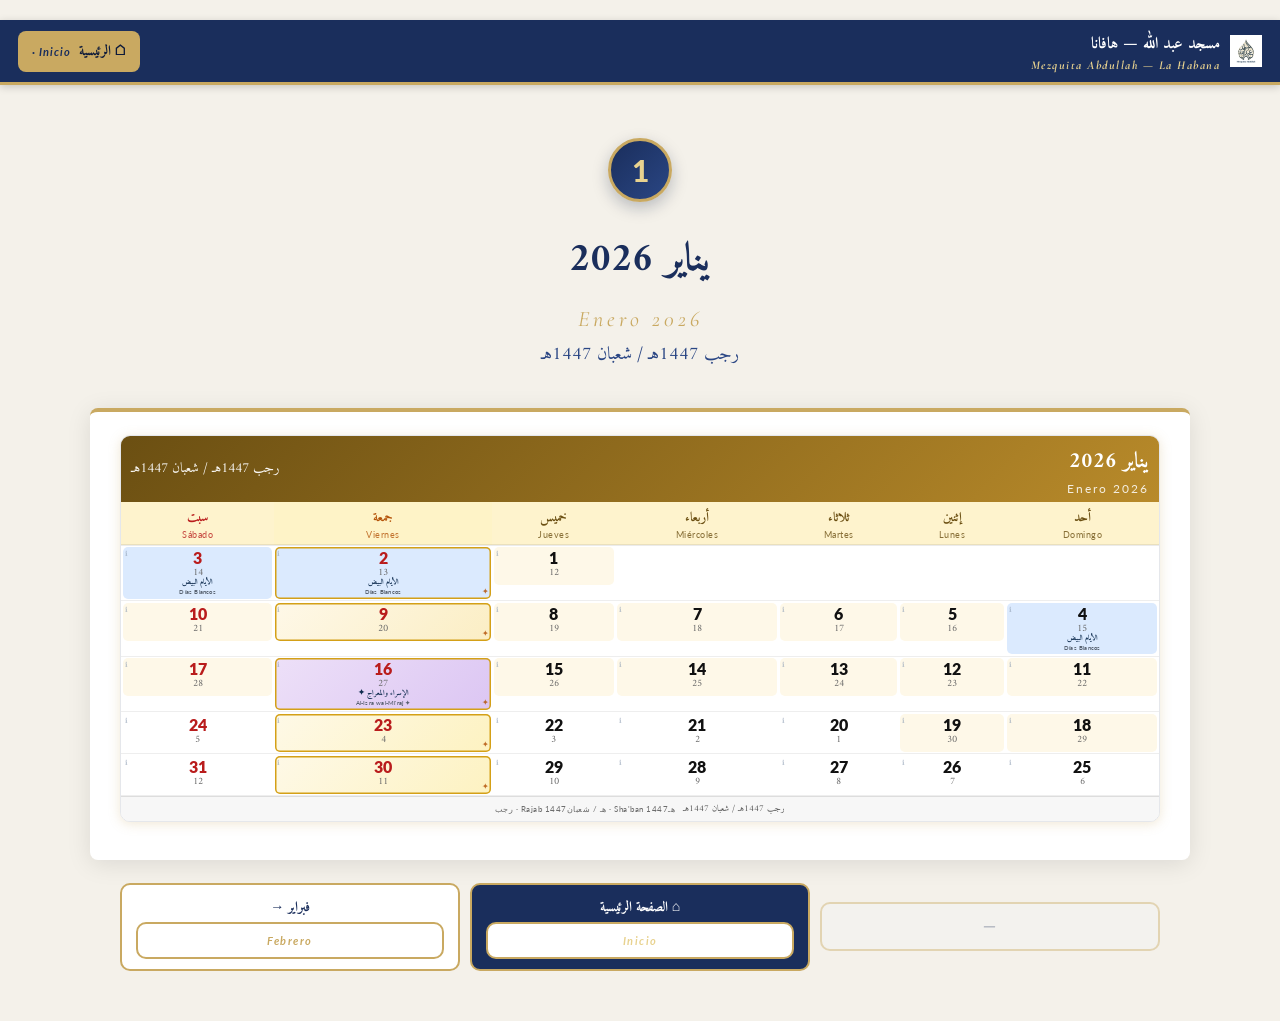
<file: january.html>
<!DOCTYPE html>
<html lang="ar" dir="rtl">
<head>
<meta charset="UTF-8">
<meta name="viewport" content="width=device-width, initial-scale=1.0">
<title>يناير / Enero 2026 | مسجد عبد الله — هافانا | Mezquita Abdullah</title>
<link rel="icon" type="image/png" href="logo.png">
<link rel="preconnect" href="https://fonts.googleapis.com">
<link rel="preconnect" href="https://fonts.gstatic.com" crossorigin>
<link href="https://fonts.googleapis.com/css2?family=Amiri:ital,wght@0,400;0,700;1,400&family=Scheherazade+New:wght@400;600;700&family=Lato:wght@300;400;700;900&family=Cormorant+Garamond:ital,wght@0,400;0,600;0,700;1,400&display=swap" rel="stylesheet">
<style>

* { margin: 0; padding: 0; box-sizing: border-box; }
html, body {
  background: #e8eaed;
  font-family: 'Amiri', 'Scheherazade New', 'Lato', serif;
  color: #1a1a1a;
  direction: rtl;
}
body { padding: 20px 0; }

/* ========== PAGE ========== */
.page {
  width: 420mm;
  min-height: 297mm;
  background: #fff;
  margin: 0 auto 20px;
  padding: 10mm;
  page-break-after: always;
  box-shadow: 0 4px 20px rgba(0,0,0,0.12);
  position: relative;
  overflow: hidden;
}

/* ========== COVER PAGE ========== */
.cover-page {
  background:
    radial-gradient(ellipse at top, #1a3a6c 0%, #0d2b4e 50%, #061a30 100%);
  color: #f7e9c4;
  display: flex;
  flex-direction: column;
  align-items: center;
  justify-content: center;
  text-align: center;
  padding: 30mm 20mm;
}
.cover-page::before {
  content: "";
  position: absolute; inset: 8mm;
  border: 3px double #c9a45c;
  border-radius: 6px;
  pointer-events: none;
  box-shadow: inset 0 0 0 2px rgba(201,164,92,0.25);
}
.cover-page::after {
  content: "";
  position: absolute; inset: 0;
  background:
    repeating-linear-gradient(45deg, transparent 0 18px, rgba(201,164,92,0.04) 18px 19px),
    repeating-linear-gradient(-45deg, transparent 0 18px, rgba(201,164,92,0.04) 18px 19px);
  pointer-events: none;
}
.cover-inner { position: relative; z-index: 2; max-width: 320mm; }
.basmala {
  font-family: 'Amiri', serif;
  font-size: 36px;
  color: #f3d27a;
  margin-bottom: 18mm;
  text-shadow: 0 2px 8px rgba(0,0,0,0.4);
}
.cover-crescent {
  font-size: 78px;
  color: #f0c860;
  margin-bottom: 6mm;
  filter: drop-shadow(0 4px 12px rgba(240,200,96,0.4));
}
.cover-mosque-ar {
  font-family: 'Amiri', serif;
  font-size: 76px;
  font-weight: 700;
  color: #fff;
  letter-spacing: 4px;
  text-shadow: 0 4px 14px rgba(0,0,0,0.5);
  margin-bottom: 6mm;
  line-height: 1.1;
}
.cover-mosque-es {
  font-family: 'Cormorant Garamond', serif;
  font-size: 44px;
  font-weight: 600;
  color: #f3d27a;
  letter-spacing: 6px;
  font-style: italic;
  direction: ltr;
  margin-bottom: 14mm;
}
.cover-divider {
  width: 220mm;
  height: 28px;
  margin: 6mm auto 12mm;
  background:
    linear-gradient(to right, transparent, #c9a45c 20%, #c9a45c 80%, transparent);
  -webkit-mask: radial-gradient(circle at center, transparent 8px, #000 9px),
                linear-gradient(#000,#000);
  -webkit-mask-composite: source-over;
  mask: radial-gradient(circle at center, transparent 8px, #000 9px),
        linear-gradient(#000,#000);
  position: relative;
}
.cover-divider::before, .cover-divider::after {
  content: "✦";
  position: absolute; top: 0;
  color: #f0c860; font-size: 22px;
}
.cover-divider::before { left: -2mm; }
.cover-divider::after { right: -2mm; }
.cover-title-ar {
  font-family: 'Amiri', serif;
  font-size: 48px;
  font-weight: 700;
  color: #f7e9c4;
  margin-bottom: 4mm;
  letter-spacing: 2px;
}
.cover-title-es {
  font-family: 'Cormorant Garamond', serif;
  font-size: 30px;
  font-weight: 500;
  color: #d4b475;
  font-style: italic;
  direction: ltr;
  margin-bottom: 16mm;
}
.cover-year {
  font-family: 'Lato', sans-serif;
  font-size: 120px;
  font-weight: 900;
  color: #fff;
  line-height: 1;
  letter-spacing: 12px;
  text-shadow: 0 6px 20px rgba(0,0,0,0.5);
  margin: 8mm 0;
}
.cover-hijri {
  font-family: 'Amiri', serif;
  font-size: 32px;
  color: #f0c860;
  font-weight: 700;
  letter-spacing: 3px;
  margin-bottom: 20mm;
}
.cover-location {
  font-family: 'Cormorant Garamond', serif;
  font-size: 20px;
  color: #d4b475;
  direction: ltr;
  font-style: italic;
  letter-spacing: 4px;
}
.cover-location .sep { margin: 0 8px; color: #c9a45c; }

/* ========== CALENDAR PAGES HEADER ========== */
.page-header {
  background: linear-gradient(135deg, #0d2b4e 0%, #1a4a7a 50%, #0d2b4e 100%);
  color: #fff;
  padding: 5mm 8mm;
  border-radius: 10px;
  margin-bottom: 5mm;
  display: flex;
  align-items: center;
  justify-content: space-between;
  position: relative;
  overflow: hidden;
}
.page-header::before {
  content: "";
  position: absolute; inset: 0;
  background: repeating-linear-gradient(45deg, transparent 0 20px, rgba(201,164,92,0.06) 20px 21px);
}
.ph-mosque { display: flex; flex-direction: column; gap: 2px; position: relative; z-index: 2; }
.ph-mosque-ar { font-family: 'Amiri', serif; font-size: 26px; font-weight: 700; color: #f7e9c4; letter-spacing: 2px; }
.ph-mosque-es { font-family: 'Cormorant Garamond', serif; font-size: 16px; color: #d4b475; direction: ltr; font-style: italic; letter-spacing: 3px; }
.ph-section { display: flex; flex-direction: column; gap: 2px; text-align: center; position: relative; z-index: 2; }
.ph-section-ar { font-family: 'Amiri', serif; font-size: 28px; font-weight: 700; color: #fff; }
.ph-section-es { font-family: 'Lato', sans-serif; font-size: 14px; color: #f0c860; direction: ltr; letter-spacing: 4px; font-weight: 300; }
.ph-year { font-family: 'Lato', sans-serif; font-size: 28px; font-weight: 900; color: #f0c860; letter-spacing: 3px; position: relative; z-index: 2; }

/* ========== MONTHS GRID (4 per page) ========== */
.months-grid-4 {
  display: grid;
  grid-template-columns: repeat(2, 1fr);
  grid-template-rows: repeat(2, 1fr);
  gap: 5mm;
  height: calc(297mm - 32mm);
}

.month-block {
  border-radius: 10px;
  overflow: hidden;
  box-shadow: 0 2px 10px rgba(0,0,0,0.10);
  border: 2px solid #d8d8d8;
  background: #fff;
  display: flex;
  flex-direction: column;
}
.month-block.sacred {
  border-color: #c9a45c;
  box-shadow: 0 2px 12px rgba(201,164,92,0.25);
}
.month-block.ramadan {
  border-color: #15803d;
  box-shadow: 0 2px 12px rgba(21,128,61,0.20);
}

.month-head {
  padding: 6px 10px;
  text-align: center;
  display: flex;
  align-items: center;
  justify-content: space-between;
}
.month-block:not(.sacred):not(.ramadan) .month-head { background: linear-gradient(135deg, #0d2b4e, #1a5276); color: #fff; }
.month-block.sacred .month-head { background: linear-gradient(135deg, #6B4F12, #b88a2a); color: #fff; }
.month-block.ramadan .month-head { background: linear-gradient(135deg, #0f4c2a, #1a7a43); color: #fff; }
.month-greg-name { display: flex; flex-direction: column; align-items: flex-start; }
.month-greg-name .m-ar { font-family: 'Amiri', serif; font-size: 22px; font-weight: 700; }
.month-greg-name .m-es { font-family: 'Lato', sans-serif; font-size: 12px; font-weight: 400; opacity: 0.85; direction: ltr; letter-spacing: 2px; }
.month-hijri-name { text-align: left; }
.month-hijri-name .m-ar { font-family: 'Amiri', serif; font-size: 14px; opacity: 0.95; display: block; }

.cal-table { width: 100%; border-collapse: collapse; flex: 1; }
.cal-table th {
  padding: 4px 2px;
  text-align: center;
  font-size: 11px;
  font-weight: 700;
  border-bottom: 2px solid rgba(0,0,0,0.08);
  vertical-align: middle;
}
.cal-table th .wd-ar { font-family: 'Amiri', serif; font-size: 13px; display: block; }
.cal-table th .wd-es { font-family: 'Lato', sans-serif; font-size: 8.5px; font-weight: 400; opacity: 0.8; direction: ltr; letter-spacing: 0.5px; display: block; margin-top: 1px; }
.month-block:not(.sacred):not(.ramadan) .cal-table th { background: #e8f0f8; color: #0d2b4e; }
.month-block.sacred .cal-table th { background: #fef3cd; color: #6B4F12; }
.month-block.ramadan .cal-table th { background: #d4edda; color: #0f4c2a; }
.cal-table th.fri { color: #b45309 !important; background: #fef3c7 !important; }
.cal-table th.sat { color: #b91c1c !important; }

.cal-table td {
  padding: 1.5px;
  text-align: center;
  vertical-align: top;
  border-bottom: 0.5px solid #eee;
}

.day-cell {
  display: flex;
  flex-direction: column;
  align-items: center;
  border-radius: 5px;
  padding: 3px 2px;
  min-height: 38px;
  position: relative;
  cursor: pointer;
  transition: transform 0.12s ease, box-shadow 0.12s ease;
}
.day-cell:hover {
  transform: translateY(-1px);
  box-shadow: 0 3px 10px rgba(0,0,0,0.18);
  z-index: 5;
}
.info-dot {
  position: absolute;
  top: 1px;
  inset-inline-end: 2px;
  font-size: 7px;
  color: #94a3b8;
  opacity: 0.6;
}
.day-cell:hover .info-dot { color: #0d2b4e; opacity: 1; }

.g-num { font-family: 'Lato', sans-serif; font-size: 16px; font-weight: 800; line-height: 1; color: #111; }
.h-num { font-family: 'Amiri', serif; font-size: 10px; color: #666; line-height: 1.1; margin-top: 1px; }
.ev-label {
  font-size: 7px;
  line-height: 1.15;
  text-align: center;
  font-weight: 600;
  max-width: 99%;
  margin-top: 1px;
}
.ev-ar { font-family: 'Amiri', serif; font-size: 7.5px; color: #0d2b4e; }
.ev-es { font-family: 'Lato', sans-serif; font-size: 6px; color: #4b5563; direction: ltr; opacity: 0.9; letter-spacing: 0.2px; }
.ev-label.mini { font-size: 6.5px; }

/* Day type backgrounds */
.dc-eid        { background: linear-gradient(135deg, #ffd966, #ffe88a) !important; }
.dc-eid2       { background: #fff3a0 !important; }
.dc-holy       { background: linear-gradient(135deg, #ede0f8, #dcc6f3) !important; }
.dc-fast-start { background: #c6f0d3 !important; }
.dc-arafah     { background: linear-gradient(135deg, #b7f3c4, #88e0a0) !important; }
.dc-ramadan    { background: #edf7ed; }
.dc-sacred     { background: #fef8e8; }
.dc-white      { background: #dbeafe !important; }
.dc-new-year   { background: #fce4ec !important; }

/* Friday highlight (gold frame) — applied on top */
.day-cell.is-friday {
  background: linear-gradient(135deg, #fef9e7, #fdf2c1);
  box-shadow: inset 0 0 0 1.5px #d4a017;
}
.day-cell.is-friday::after {
  content: "✦";
  position: absolute;
  bottom: 0px; inset-inline-start: 2px;
  color: #b45309;
  font-size: 8px;
  opacity: 0.85;
}
/* Friday + Ramadan etc keep their own bg via specificity (Friday adds frame only) */
.day-cell.is-friday.dc-ramadan { background: linear-gradient(135deg, #edf7ed, #d6f0d6); }
.day-cell.is-friday.dc-sacred  { background: linear-gradient(135deg, #fef8e8, #fbeec4); }
.day-cell.is-friday.dc-white   { background: linear-gradient(135deg, #dbeafe, #c5e0ff); }

/* Last ten Ramadan — deep emerald glow */
.day-cell.is-last10 {
  background: linear-gradient(135deg, #047857, #065f46) !important;
  color: #fff !important;
  box-shadow: inset 0 0 0 1.5px #fbbf24, 0 0 8px rgba(4,120,87,0.45);
}
.day-cell.is-last10 .g-num { color: #fff !important; }
.day-cell.is-last10 .h-num { color: #fde68a !important; }
.day-cell.is-last10 .ev-ar { color: #fef3c7 !important; }
.day-cell.is-last10 .ev-es { color: #fef3c7 !important; }
.day-cell.is-last10 .info-dot { color: #fde68a !important; opacity: 1; }
/* Laylat al-Qadr override */
.day-cell.is-last10.dc-holy {
  background: linear-gradient(135deg, #5b21b6, #7c3aed) !important;
  box-shadow: inset 0 0 0 2px #fbbf24, 0 0 12px rgba(124,58,237,0.5);
}

/* Ten Dhul-Hijjah — warm gold→green */
.day-cell.is-tendh {
  background: linear-gradient(135deg, #b8923a, #16a34a) !important;
  color: #fff !important;
  box-shadow: inset 0 0 0 1.5px #fde68a, 0 0 6px rgba(184,146,58,0.40);
}
.day-cell.is-tendh .g-num { color: #fff !important; }
.day-cell.is-tendh .h-num { color: #fef3c7 !important; }
.day-cell.is-tendh .ev-ar, .day-cell.is-tendh .ev-es { color: #fffbeb !important; }
.day-cell.is-tendh .info-dot { color: #fff !important; opacity: 1; }
/* Arafah / Adha keep their special background */
.day-cell.is-tendh.dc-arafah { background: linear-gradient(135deg, #15803d, #16a34a) !important; box-shadow: inset 0 0 0 2px #fbbf24, 0 0 10px rgba(22,163,74,0.5); }
.day-cell.is-tendh.dc-eid { background: linear-gradient(135deg, #d4a017, #ffd700) !important; color: #5b3a00 !important; box-shadow: inset 0 0 0 2px #92400e, 0 0 10px rgba(212,160,23,0.5); }
.day-cell.is-tendh.dc-eid .g-num { color: #5b3a00 !important; }
.day-cell.is-tendh.dc-eid .h-num { color: #7c3a00 !important; }
.day-cell.is-tendh.dc-eid .ev-ar, .day-cell.is-tendh.dc-eid .ev-es { color: #5b3a00 !important; }

.fri .g-num, .sat .g-num { color: #b91c1c; }

.month-footer {
  background: #f7f7f7;
  text-align: center;
  padding: 4px 6px;
  font-size: 9px;
  color: #555;
  border-top: 1px solid #ddd;
  display: flex;
  justify-content: center;
  align-items: center;
  gap: 8px;
}
.month-footer .ftr-es { font-family: 'Lato', sans-serif; direction: ltr; font-size: 8px; opacity: 0.85; letter-spacing: 0.5px; }

.page-footer {
  position: absolute;
  bottom: 4mm;
  left: 10mm;
  right: 10mm;
  text-align: center;
  font-size: 10px;
  color: #6b7280;
  padding-top: 4px;
  border-top: 1px solid #e5e7eb;
  display: flex;
  align-items: center;
  justify-content: center;
  gap: 8px;
  font-family: 'Amiri', 'Lato', serif;
}
.page-footer .dot { color: #c9a45c; }

/* ========== MODAL ========== */
.modal-overlay {
  position: fixed;
  inset: 0;
  background: rgba(10,20,40,0.65);
  backdrop-filter: blur(4px);
  -webkit-backdrop-filter: blur(4px);
  display: none;
  align-items: center;
  justify-content: center;
  z-index: 1000;
  padding: 20px;
  /* السماح بالتمرير على overlay عندما يكون المحتوى أطول من الشاشة */
  overflow-y: auto;
  -webkit-overflow-scrolling: touch;
  overscroll-behavior: contain;
}
.modal-overlay.active { display: flex; }
.modal {
  background: #fff;
  width: min(420px, 100%);
  max-height: 85vh;
  /* استخدام dvh عند توفره للتعامل مع شريط المتصفح المتحرك على الهاتف */
  max-height: 85dvh;
  display: flex;
  flex-direction: column;
  border-radius: 16px;
  border: 3px solid #c9a45c;
  box-shadow: 0 20px 60px rgba(0,0,0,0.4);
  position: relative;
  overflow: hidden; /* الحفاظ على الحواف المستديرة */
  animation: modalIn 0.25s ease-out;
  /* منع backdrop-filter من إفساد التمرير للعناصر الداخلية */
  will-change: transform, opacity;
}
@keyframes modalIn {
  from { opacity: 0; transform: translateY(20px) scale(0.96); }
  to { opacity: 1; transform: translateY(0) scale(1); }
}
.modal-header {
  background: linear-gradient(135deg, #0d2b4e, #1a4a7a);
  color: #fff;
  padding: 20px 28px;
  padding-inline-end: 60px; /* مساحة لزر الإغلاق */
  border-radius: 13px 13px 0 0;
  position: relative;
  flex-shrink: 0; /* الهيدر ثابت لا يُضغط */
}
.modal-close {
  position: absolute;
  top: 12px;
  inset-inline-end: 14px;
  width: 36px; height: 36px;
  border-radius: 50%;
  background: rgba(255,255,255,0.2);
  border: 1.5px solid rgba(255,255,255,0.3);
  color: #fff;
  font-size: 22px;
  cursor: pointer;
  display: flex; align-items: center; justify-content: center;
  transition: background 0.15s;
  z-index: 5;
  -webkit-tap-highlight-color: transparent;
  touch-action: manipulation;
}
.modal-close:hover { background: rgba(255,255,255,0.3); }
.modal-date-line {
  font-family: 'Lato', sans-serif;
  font-size: 14px;
  color: #f0c860;
  letter-spacing: 2px;
  margin-bottom: 4px;
}
.modal-title-ar { font-family: 'Amiri', serif; font-size: 28px; font-weight: 700; margin-bottom: 4px; }
.modal-title-es { font-family: 'Cormorant Garamond', serif; font-size: 18px; color: #d4b475; direction: ltr; font-style: italic; letter-spacing: 2px; }
.modal-section { margin-bottom: 18px; }
.modal-section h4 {
  font-family: 'Amiri', serif;
  font-size: 15px;
  color: #0d2b4e;
  margin-bottom: 6px;
  padding-bottom: 4px;
  border-bottom: 2px solid #c9a45c;
  display: inline-block;
}
.modal-section .es-label { font-family: 'Lato', sans-serif; font-size: 11px; color: #6b7280; direction: ltr; margin-left: 6px; }
.modal-section p.ar { font-family: 'Amiri', serif; font-size: 18px; line-height: 1.8; color: #1f2937; }
.modal-section p.es { font-family: 'Lato', sans-serif; font-size: 14px; line-height: 1.6; color: #374151; direction: ltr; text-align: left; margin-top: 8px; padding-inline-start: 12px; border-inline-start: 3px solid #c9a45c; }
/* جسم النافذة هو المنطقة القابلة للتمرير */
.modal-body {
  padding: 22px 28px;
  overflow-y: auto;
  -webkit-overflow-scrolling: touch;
  overscroll-behavior: contain;
  flex: 1 1 auto;
  min-height: 0; /* مهم لـ flex children حتى يعمل scroll */
}
.modal-footer {
  flex-shrink: 0;
}
.modal-quote {
  background: linear-gradient(135deg, #fef9e7, #fef3c7);
  border-radius: 10px;
  padding: 18px 22px;
  border: 1.5px solid #d4a017;
  margin-top: 10px;
}
.modal-quote .q-ar {
  font-family: 'Amiri', serif;
  font-size: 22px;
  line-height: 1.9;
  color: #5b3a00;
  text-align: center;
  font-weight: 600;
}
.modal-quote .q-es {
  font-family: 'Cormorant Garamond', serif;
  font-size: 15px;
  line-height: 1.55;
  color: #6b4f12;
  direction: ltr;
  text-align: center;
  font-style: italic;
  margin-top: 10px;
  padding-top: 10px;
  border-top: 1px dashed #d4a017;
}
.modal-quote .q-ref {
  font-family: 'Lato', sans-serif;
  font-size: 12px;
  color: #92400e;
  text-align: center;
  margin-top: 8px;
  letter-spacing: 1px;
}
.modal-footer {
  padding: 14px 28px;
  text-align: center;
  font-family: 'Amiri', serif;
  font-size: 13px;
  color: #6b7280;
  border-top: 1px solid #e5e7eb;
}
.modal-footer .es { font-family: 'Lato', sans-serif; font-size: 11px; direction: ltr; color: #9ca3af; }

/* ========== COMPACT LEGEND (under calendar) ========== */
.legend-compact {
  margin-top: 3mm;
  padding: 2.5mm 3mm;
  background: linear-gradient(135deg, #f8fafc, #f1f5f9);
  border-radius: 6px;
  border: 1px solid #e2e8f0;
}
.legend-title-small {
  text-align: center;
  font-family: 'Amiri', serif;
  font-size: 11px;
  font-weight: 700;
  color: #0d2b4e;
  margin-bottom: 2mm;
}
.legend-grid-small {
  display: flex;
  flex-wrap: wrap;
  gap: 1.2mm 2.5mm;
  justify-content: center;
}
.legend-chip {
  display: inline-flex;
  align-items: center;
  gap: 3px;
  padding: 1.5px 5px;
  border-radius: 14px;
  border: 1px solid #cbd5e1;
  background: #fff;
  font-size: 8px;
}
.legend-chip .swatch {
  width: 8px;
  height: 8px;
  border-radius: 2px;
  flex-shrink: 0;
  border: 1px solid rgba(0,0,0,0.15);
}
.legend-chip .swatch.dc-eid { background: linear-gradient(135deg, #ffd966, #ffe88a); }
.legend-chip .swatch.dc-eid2 { background: #fff3a0; }
.legend-chip .swatch.dc-holy { background: linear-gradient(135deg, #ede0f8, #dcc6f3); }
.legend-chip .swatch.dc-fast-start { background: #c6f0d3; }
.legend-chip .swatch.dc-arafah { background: linear-gradient(135deg, #b7f3c4, #88e0a0); }
.legend-chip .swatch.dc-ramadan { background: #edf7ed; }
.legend-chip .swatch.dc-sacred { background: #fef8e8; }
.legend-chip .swatch.dc-white { background: #dbeafe; }
.legend-chip .swatch.dc-new-year { background: #fce4ec; }
.legend-chip .swatch.is-friday { background: linear-gradient(135deg, #fef9e7, #fdf2c1); box-shadow: inset 0 0 0 1px #d4a017; }
.legend-chip .swatch.is-last10 { background: linear-gradient(135deg, #047857, #065f46); }
.legend-chip .swatch.is-tendh { background: linear-gradient(135deg, #b8923a, #16a34a); }
.legend-chip .text {
  font-family: 'Amiri', serif;
  font-size: 8px;
  color: #334155;
  white-space: nowrap;
}

/* ========== COMPACT EVENTS TABLE ========== */
.events-page {
  background: #fff;
  padding: 5mm 6mm;
  max-height: 100mm;
}
.events-title {
  text-align: center;
  font-family: 'Amiri', serif;
  font-size: 16px;
  font-weight: 700;
  color: #0d2b4e;
  margin-bottom: 1mm;
  letter-spacing: 1px;
}
.events-subtitle {
  text-align: center;
  font-family: 'Cormorant Garamond', serif;
  font-size: 10px;
  color: #c9a45c;
  direction: ltr;
  font-style: italic;
  letter-spacing: 1.5px;
  margin-bottom: 3mm;
}
.events-table-wrap { overflow-x: auto; max-width: 92%; margin: 0 auto; }
.events-table {
  width: 100%;
  border-collapse: collapse;
  font-family: 'Amiri', 'Lato', serif;
  font-size: 9px;
  table-layout: fixed;
}
.events-table th {
  background: linear-gradient(135deg, #0d2b4e, #1a4a7a);
  color: #fff;
  padding: 4px 3px;
  text-align: center;
  font-family: 'Amiri', serif;
  font-size: 10px;
  font-weight: 700;
  border: 1px solid #0d2b4e;
}
.events-table th .es { font-family: 'Lato', sans-serif; font-size: 7px; font-weight: 400; opacity: 0.85; direction: ltr; display: block; margin-top: 1px; letter-spacing: 0.3px; }
.events-table td {
  padding: 3px 3px;
  border: 1px solid #e5e7eb;
  text-align: center;
  vertical-align: middle;
}
.events-table tr:nth-child(even) { background: #f8fafc; }
.events-table tr:hover { background: #eef6ff; }
.events-table .ev-name-ar { font-family: 'Amiri', serif; font-size: 10px; font-weight: 700; color: #0d2b4e; }
.events-table .ev-name-es { font-family: 'Lato', sans-serif; font-size: 8px; color: #6b7280; direction: ltr; display: block; margin-top: 1px; }
.events-table .date-greg { font-family: 'Lato', sans-serif; font-size: 9px; color: #374151; direction: ltr; }
.events-table .date-hijri { font-family: 'Amiri', serif; font-size: 9px; color: #92400e; }
.events-table col:first-child { width: 44%; }
.events-table col:nth-child(2) { width: 28%; }
.events-table col:nth-child(3) { width: 28%; }

/* ========== MODAL MOBILE FIXES ========== */
@media (max-width: 640px) {
  /* تعطيل blur على الهاتف (يسبب lag ومشاكل تمرير على iOS/Android القديم) */
  .modal-overlay {
    padding: 10px;
    align-items: flex-start; /* لصق بالأعلى لتجنب قطع المحتوى الطويل */
    justify-content: center;
    backdrop-filter: none;
    -webkit-backdrop-filter: none;
    background: rgba(10,20,40,0.78);
    /* استخدام dvh لتجنب مشاكل شريط العنوان المتحرك */
    height: 100vh;
    height: 100dvh;
    overflow-y: auto;
    -webkit-overflow-scrolling: touch;
    overscroll-behavior: contain;
    /* تجنب إيماءات التمرير في الخلفية */
    touch-action: pan-y;
  }
  .modal-overlay.active {
    display: flex;
  }
  .modal {
    width: 100%;
    max-width: 460px;
    margin: 12px auto;
    /* الارتفاع الأقصى: استخدام dvh لتفادي قفز شريط المتصفح */
    max-height: calc(100dvh - 24px);
    max-height: calc(100vh - 24px); /* fallback */
    border-radius: 14px;
    border-width: 2px;
    position: relative;
    /* مهم: نضمن أن العنصر لا يتأثر بـ transform بعد انتهاء الأنيميشن */
    display: flex;
    flex-direction: column;
    overflow: hidden;
  }
  /* استخدام dvh في المتصفحات الحديثة فقط */
  @supports (height: 100dvh) {
    .modal { max-height: calc(100dvh - 24px); }
  }
  .modal-header {
    padding: 14px 18px;
    padding-inline-end: 54px;
    border-radius: 12px 12px 0 0;
    flex-shrink: 0;
  }
  .modal-close {
    width: 38px; height: 38px;       /* أكبر للضغط السهل (≥ 38px) */
    font-size: 20px;
    top: 8px;
    inset-inline-end: 8px;
    background: rgba(255,255,255,0.28);
    border: 1.5px solid rgba(255,255,255,0.45);
    box-shadow: 0 2px 6px rgba(0,0,0,0.25);
  }
  .modal-date-line { font-size: 11px; letter-spacing: 1px; }
  .modal-title-ar { font-size: 20px; }
  .modal-title-es { font-size: 14px; }
  .modal-body {
    padding: 14px 18px 18px;
    overflow-y: auto;
    -webkit-overflow-scrolling: touch;
    overscroll-behavior: contain;
    flex: 1 1 auto;
    min-height: 0;
  }
  .modal-section { margin-bottom: 12px; }
  .modal-section h4 { font-size: 13px; }
  .modal-section p.ar { font-size: 15px; }
  .modal-section p.es { font-size: 12px; }
  .modal-quote { padding: 12px 14px; }
  .modal-quote .q-ar { font-size: 16px; line-height: 1.85; }
  .modal-quote .q-es { font-size: 13px; }
  .modal-footer {
    padding: 10px 18px;
    font-size: 11px;
    flex-shrink: 0;
  }
}

/* === تحسين الوضع الأفقي (Landscape) على الهاتف === */
@media (max-width: 900px) and (orientation: landscape) and (max-height: 500px) {
  .modal-overlay { padding: 6px; align-items: flex-start; }
  .modal {
    max-height: calc(100dvh - 12px);
    max-height: calc(100vh - 12px);
    margin: 6px auto;
  }
  .modal-header { padding: 10px 16px; padding-inline-end: 50px; }
  .modal-title-ar { font-size: 18px; margin-bottom: 2px; }
  .modal-title-es { font-size: 12px; }
  .modal-date-line { font-size: 10px; margin-bottom: 2px; }
  .modal-close { width: 34px; height: 34px; font-size: 18px; top: 6px; inset-inline-end: 6px; }
  .modal-body { padding: 10px 16px; }
  .modal-section { margin-bottom: 10px; }
  .modal-quote { padding: 10px 12px; }
  .modal-footer { padding: 8px 16px; }
}

/* === دعم الشاشات الصغيرة جداً === */
@media (max-width: 360px) {
  .modal-header { padding: 12px 14px; padding-inline-end: 50px; }
  .modal-body { padding: 12px 14px; }
  .modal-title-ar { font-size: 18px; }
  .modal-section p.ar { font-size: 14px; }
  .modal-quote .q-ar { font-size: 15px; }
}

/* ========== PRINT ========== */
@media print {
  body { background: #fff; padding: 0; }
  .page { box-shadow: none; margin: 0; page-break-after: always; }
  .info-dot { display: none !important; }
  .modal-overlay { display: none !important; }
  .day-cell { cursor: default; }
  .day-cell:hover { transform: none; box-shadow: none; }
}

@page { size: A3 landscape; margin: 0; }


/* ===== New theme: navy + gold from mosque logo ===== */
:root{
  --navy:#1a2e5c;
  --navy-dark:#0d1a3a;
  --navy-light:#2a4684;
  --gold:#c9a961;
  --gold-light:#e8d28f;
  --cream:#fbf8f1;
}
html, body { background:#f4f1ea; }
/* Override cover gradients on new index */
.home-hero{
  background: linear-gradient(135deg, #ffffff 0%, #fbf8f1 60%, #f1eadb 100%);
  color: var(--navy);
  text-align:center;
  padding: 24mm 16mm 18mm;
  border-bottom: 4px solid var(--gold);
  position:relative;
}
.home-hero::before{
  content:""; position:absolute; inset: 5mm; pointer-events:none;
  border: 2px solid rgba(201,169,97,0.45); border-radius: 8px;
}
.home-logo{
  width: 160px; height: 160px; object-fit: contain;
  margin: 0 auto 6mm; display:block;
  filter: drop-shadow(0 6px 18px rgba(26,46,92,0.18));
}
.home-mosque-ar{
  font-family:'Amiri', serif; font-size: 44px; font-weight:700;
  color: var(--navy); letter-spacing: 3px; margin-bottom: 4mm;
}
.home-mosque-es{
  font-family:'Cormorant Garamond', serif; font-size: 26px; font-weight:600;
  color: var(--gold); font-style: italic; letter-spacing: 4px;
  direction:ltr; margin-bottom: 6mm;
}
.home-title-ar{
  font-family:'Amiri', serif; font-size: 30px; color: var(--navy-dark);
  margin-bottom: 2mm;
}
.home-title-es{
  font-family:'Cormorant Garamond', serif; font-size: 18px; color: var(--navy-light);
  direction:ltr; letter-spacing: 3px; font-style:italic; margin-bottom: 4mm;
}
.home-year{
  font-family:'Lato', sans-serif; font-size: 42px; font-weight:900;
  color: var(--gold); letter-spacing: 8px;
}
.home-hijri{
  font-family:'Amiri', serif; font-size: 22px; color: var(--navy);
  margin-top: 2mm;
}

/* Notice banner */
.home-notice{
  margin: 8mm auto 4mm;
  max-width: 92%;
  background: linear-gradient(135deg, #fff9e6, #fef3c7);
  border: 2px solid var(--gold);
  border-radius: 10px;
  padding: 14px 20px;
  text-align:center;
  box-shadow: 0 4px 12px rgba(201,169,97,0.18);
}
.home-notice .ar{
  font-family:'Amiri', serif; font-size: 18px; font-weight:700;
  color: var(--navy-dark); display:block; margin-bottom: 4px;
}
.home-notice .es{
  font-family:'Lato', sans-serif; font-size: 13px; color: var(--navy);
  direction: ltr; display:block; font-style: italic;
}
.home-notice .icon{ font-size: 22px; color: var(--gold); margin: 0 6px; vertical-align:middle; }

/* Buttons grid */
.months-section{
  padding: 8mm 10mm 12mm;
  background: #fff;
}
.months-section-title{
  text-align:center;
  font-family:'Amiri', serif; font-size: 26px; font-weight:700;
  color: var(--navy); margin-bottom: 2mm;
}
.months-section-title-es{
  text-align:center;
  font-family:'Cormorant Garamond', serif; font-size: 15px;
  color: var(--gold); direction: ltr; letter-spacing: 3px;
  font-style:italic; margin-bottom: 8mm;
}
.months-buttons{
  display: grid;
  grid-template-columns: repeat(4, 1fr);
  gap: 14px;
  max-width: 980px;
  margin: 0 auto;
}
.month-btn{
  display:flex; flex-direction:column; align-items:center; justify-content:center;
  background: linear-gradient(135deg, var(--navy) 0%, var(--navy-light) 100%);
  color: #fff;
  text-decoration: none;
  border-radius: 12px;
  padding: 18px 10px;
  border: 2px solid var(--gold);
  box-shadow: 0 4px 12px rgba(13,26,58,0.25);
  transition: transform .18s ease, box-shadow .18s ease, background .18s ease;
  cursor: pointer;
  position: relative;
  overflow: hidden;
}
.month-btn::before{
  content: ""; position: absolute; top: 0; left: 0; right: 0; height: 4px;
  background: linear-gradient(90deg, transparent, var(--gold-light), transparent);
}
.month-btn:hover{
  transform: translateY(-3px);
  box-shadow: 0 10px 22px rgba(13,26,58,0.35);
  background: linear-gradient(135deg, var(--navy-light) 0%, var(--navy) 100%);
}
.month-btn .num{
  font-family:'Lato', sans-serif; font-size: 28px; font-weight: 900;
  color: var(--gold-light);
  background: rgba(0,0,0,0.18);
  width: 44px; height: 44px; border-radius: 50%;
  display: flex; align-items:center; justify-content:center;
  margin-bottom: 8px;
  border: 1.5px solid var(--gold);
}
.month-btn .ar{
  font-family:'Amiri', serif; font-size: 20px; font-weight:700;
  color: #fff; margin-bottom: 2px;
}
.month-btn .es{
  font-family:'Lato', sans-serif; font-size: 12px;
  color: var(--gold-light); direction: ltr; letter-spacing: 1.5px;
  text-transform: uppercase;
}

@media (max-width: 900px){
  .months-buttons{ grid-template-columns: repeat(3, 1fr); }
  .home-mosque-ar{ font-size: 32px; }
  .home-mosque-es{ font-size: 20px; }
  .home-logo{ width: 120px; height: 120px; }
}
@media (max-width: 560px){
  .months-buttons{ grid-template-columns: repeat(2, 1fr); }
  .home-hero{ padding: 14mm 6mm; }
  .home-mosque-ar{ font-size: 26px; }
  .home-year{ font-size: 32px; }
}

/* Month page header back-button */
.back-bar{
  background: var(--navy);
  color: #fff;
  padding: 10px 18px;
  display: flex; align-items: center; justify-content: space-between;
  gap: 12px;
  border-bottom: 3px solid var(--gold);
  position: sticky; top: 0; z-index: 50;
  box-shadow: 0 2px 8px rgba(0,0,0,0.18);
}
.back-bar .brand{
  display:flex; align-items:center; gap:10px;
  font-family:'Amiri', serif; font-weight:700; font-size: 16px;
}
.back-bar .brand img{ width: 32px; height: 32px; object-fit: contain; }
.back-bar .brand .es{
  font-family:'Cormorant Garamond', serif; font-style:italic;
  font-size: 12px; color: var(--gold-light); direction: ltr;
  display: block; letter-spacing: 1.5px;
}
.back-btn{
  background: var(--gold);
  color: var(--navy-dark);
  border: none;
  padding: 8px 14px;
  border-radius: 8px;
  font-family: 'Amiri', 'Lato', serif;
  font-weight: 700;
  font-size: 14px;
  cursor: pointer;
  text-decoration: none;
  display: inline-flex; align-items: center; gap: 8px;
  transition: transform .15s, background .15s;
}
.back-btn:hover{ background: var(--gold-light); transform: translateY(-1px); }
.back-btn .es{
  font-family:'Lato', sans-serif; font-style:italic;
  font-size: 11px; color: var(--navy); direction:ltr; letter-spacing:1px;
}

.month-page-title{
  text-align:center;
  padding: 14mm 10mm 4mm;
}
.month-page-title .num-badge{
  display:inline-flex; align-items:center; justify-content:center;
  width: 64px; height: 64px; border-radius: 50%;
  background: linear-gradient(135deg, var(--navy), var(--navy-light));
  color: var(--gold-light);
  font-family:'Lato', sans-serif; font-size: 30px; font-weight:900;
  border: 3px solid var(--gold);
  margin: 0 auto 6mm;
  box-shadow: 0 6px 16px rgba(13,26,58,0.25);
}
.month-page-title .ar{
  font-family:'Amiri', serif; font-size: 40px; font-weight:700;
  color: var(--navy); display:block; margin-bottom: 3mm;
}
.month-page-title .es{
  font-family:'Cormorant Garamond', serif; font-size: 22px;
  color: var(--gold); direction: ltr; letter-spacing: 4px;
  font-style: italic; display:block; margin-bottom: 2mm;
}
.month-page-title .hijri{
  font-family:'Amiri', serif; font-size: 18px; color: var(--navy-light);
  display:block;
}

/* Adjust single-month page wrapper */
.single-month-wrap{
  background: #fff;
  width: 100%;
  max-width: 1100px;
  margin: 6mm auto;
  padding: 6mm 8mm 10mm;
  box-shadow: 0 4px 24px rgba(0,0,0,0.10);
  border-radius: 8px;
  border-top: 4px solid var(--gold);
}
.single-month-wrap .month-block{
  break-inside: avoid;
  border: 1px solid #e5e7eb;
}

/* Inter-month navigation */
.month-nav{
  display:flex; justify-content:space-between; align-items:center;
  max-width: 1100px; margin: 6mm auto 8mm; padding: 0 8mm;
  gap: 10px;
}
.month-nav a, .month-nav span{
  flex: 1;
  text-align: center;
  background: #fff;
  border: 2px solid var(--gold);
  color: var(--navy);
  padding: 10px 14px;
  border-radius: 10px;
  text-decoration: none;
  font-family:'Amiri', serif;
  font-weight: 700;
  font-size: 14px;
  transition: background .15s, transform .15s;
}
.month-nav a:hover{ background: var(--gold-light); transform: translateY(-1px); }
.month-nav .home-link{
  background: var(--navy); color: #fff;
}
.month-nav .home-link:hover{ background: var(--navy-light); color: #fff; }
.month-nav .es{
  display:block; font-family:'Lato', sans-serif; font-size: 11px;
  direction: ltr; color: var(--gold); letter-spacing:1.5px;
  font-style: italic; margin-top: 2px;
}
.month-nav .home-link .es{ color: var(--gold-light); }
.month-nav span.disabled{ opacity: 0.4; cursor: not-allowed; background:#f3f4f6; }

/* Print: hide back-bar & nav buttons */
@media print {
  .back-bar, .month-nav, .home-notice { display: none !important; }
}

</style>
</head>
<body>

<div class="back-bar">
  <div class="brand">
    <img src="logo.png" alt="logo">
    <div>
      مسجد عبد الله — هافانا
      <span class="es">Mezquita Abdullah — La Habana</span>
    </div>
  </div>
  <a class="back-btn" href="index.html">⌂ الرئيسية <span class="es">· Inicio</span></a>
</div>

<div class="month-page-title">
  <div class="num-badge">1</div>
  <span class="ar">يناير 2026</span>
  <span class="es">Enero 2026</span>
  <span class="hijri">رجب 1447هـ / شعبان 1447هـ</span>
</div>

<div class="single-month-wrap">
  <div class="month-block sacred"><div class="month-head"><div class="month-greg-name"><span class="m-ar">يناير 2026</span><span class="m-es">Enero 2026</span></div><div class="month-hijri-name"><span class="m-ar">رجب 1447هـ / شعبان 1447هـ</span></div></div><table class="cal-table"><tr><th class=""><span class="wd-ar">أحد</span><span class="wd-es">Domingo</span></th><th class=""><span class="wd-ar">إثنين</span><span class="wd-es">Lunes</span></th><th class=""><span class="wd-ar">ثلاثاء</span><span class="wd-es">Martes</span></th><th class=""><span class="wd-ar">أربعاء</span><span class="wd-es">Miércoles</span></th><th class=""><span class="wd-ar">خميس</span><span class="wd-es">Jueves</span></th><th class="fri"><span class="wd-ar">جمعة</span><span class="wd-es">Viernes</span></th><th class="sat"><span class="wd-ar">سبت</span><span class="wd-es">Sábado</span></th></tr><tr><td></td><td></td><td></td><td></td><td><div class="day-cell dc-sacred" data-date="2026-01-01" data-info="sacred_month" data-weekday="4" data-g="1" data-h="12"><span class="info-dot">ℹ</span><span class="g-num">1</span><span class="h-num">12</span></div></td><td><div class="day-cell dc-white fri is-friday" data-date="2026-01-02" data-info="white_days" data-weekday="5" data-g="2" data-h="13"><span class="info-dot">ℹ</span><span class="g-num">2</span><span class="h-num">13</span><span class="ev-label ev-ar">الأيام البيض</span><span class="ev-label ev-es">Días Blancos</span></div></td><td><div class="day-cell dc-white sat" data-date="2026-01-03" data-info="white_days" data-weekday="6" data-g="3" data-h="14"><span class="info-dot">ℹ</span><span class="g-num">3</span><span class="h-num">14</span><span class="ev-label ev-ar">الأيام البيض</span><span class="ev-label ev-es">Días Blancos</span></div></td></tr><tr><td><div class="day-cell dc-white" data-date="2026-01-04" data-info="white_days" data-weekday="0" data-g="4" data-h="15"><span class="info-dot">ℹ</span><span class="g-num">4</span><span class="h-num">15</span><span class="ev-label ev-ar">الأيام البيض</span><span class="ev-label ev-es">Días Blancos</span></div></td><td><div class="day-cell dc-sacred" data-date="2026-01-05" data-info="sacred_month" data-weekday="1" data-g="5" data-h="16"><span class="info-dot">ℹ</span><span class="g-num">5</span><span class="h-num">16</span></div></td><td><div class="day-cell dc-sacred" data-date="2026-01-06" data-info="sacred_month" data-weekday="2" data-g="6" data-h="17"><span class="info-dot">ℹ</span><span class="g-num">6</span><span class="h-num">17</span></div></td><td><div class="day-cell dc-sacred" data-date="2026-01-07" data-info="sacred_month" data-weekday="3" data-g="7" data-h="18"><span class="info-dot">ℹ</span><span class="g-num">7</span><span class="h-num">18</span></div></td><td><div class="day-cell dc-sacred" data-date="2026-01-08" data-info="sacred_month" data-weekday="4" data-g="8" data-h="19"><span class="info-dot">ℹ</span><span class="g-num">8</span><span class="h-num">19</span></div></td><td><div class="day-cell dc-sacred fri is-friday" data-date="2026-01-09" data-info="friday" data-weekday="5" data-g="9" data-h="20"><span class="info-dot">ℹ</span><span class="g-num">9</span><span class="h-num">20</span></div></td><td><div class="day-cell dc-sacred sat" data-date="2026-01-10" data-info="sacred_month" data-weekday="6" data-g="10" data-h="21"><span class="info-dot">ℹ</span><span class="g-num">10</span><span class="h-num">21</span></div></td></tr><tr><td><div class="day-cell dc-sacred" data-date="2026-01-11" data-info="sacred_month" data-weekday="0" data-g="11" data-h="22"><span class="info-dot">ℹ</span><span class="g-num">11</span><span class="h-num">22</span></div></td><td><div class="day-cell dc-sacred" data-date="2026-01-12" data-info="sacred_month" data-weekday="1" data-g="12" data-h="23"><span class="info-dot">ℹ</span><span class="g-num">12</span><span class="h-num">23</span></div></td><td><div class="day-cell dc-sacred" data-date="2026-01-13" data-info="sacred_month" data-weekday="2" data-g="13" data-h="24"><span class="info-dot">ℹ</span><span class="g-num">13</span><span class="h-num">24</span></div></td><td><div class="day-cell dc-sacred" data-date="2026-01-14" data-info="sacred_month" data-weekday="3" data-g="14" data-h="25"><span class="info-dot">ℹ</span><span class="g-num">14</span><span class="h-num">25</span></div></td><td><div class="day-cell dc-sacred" data-date="2026-01-15" data-info="sacred_month" data-weekday="4" data-g="15" data-h="26"><span class="info-dot">ℹ</span><span class="g-num">15</span><span class="h-num">26</span></div></td><td><div class="day-cell dc-holy fri is-friday" data-date="2026-01-16" data-info="isra_miraj" data-weekday="5" data-g="16" data-h="27"><span class="info-dot">ℹ</span><span class="g-num">16</span><span class="h-num">27</span><span class="ev-label ev-ar">الإسراء والمعراج ✦</span><span class="ev-label ev-es">Al-Isra wal-Mi&#x27;raj ✦</span></div></td><td><div class="day-cell dc-sacred sat" data-date="2026-01-17" data-info="sacred_month" data-weekday="6" data-g="17" data-h="28"><span class="info-dot">ℹ</span><span class="g-num">17</span><span class="h-num">28</span></div></td></tr><tr><td><div class="day-cell dc-sacred" data-date="2026-01-18" data-info="sacred_month" data-weekday="0" data-g="18" data-h="29"><span class="info-dot">ℹ</span><span class="g-num">18</span><span class="h-num">29</span></div></td><td><div class="day-cell dc-sacred" data-date="2026-01-19" data-info="sacred_month" data-weekday="1" data-g="19" data-h="30"><span class="info-dot">ℹ</span><span class="g-num">19</span><span class="h-num">30</span></div></td><td><div class="day-cell" data-date="2026-01-20" data-info="regular" data-weekday="2" data-g="20" data-h="1"><span class="info-dot">ℹ</span><span class="g-num">20</span><span class="h-num">1</span></div></td><td><div class="day-cell" data-date="2026-01-21" data-info="regular" data-weekday="3" data-g="21" data-h="2"><span class="info-dot">ℹ</span><span class="g-num">21</span><span class="h-num">2</span></div></td><td><div class="day-cell" data-date="2026-01-22" data-info="regular" data-weekday="4" data-g="22" data-h="3"><span class="info-dot">ℹ</span><span class="g-num">22</span><span class="h-num">3</span></div></td><td><div class="day-cell fri is-friday" data-date="2026-01-23" data-info="friday" data-weekday="5" data-g="23" data-h="4"><span class="info-dot">ℹ</span><span class="g-num">23</span><span class="h-num">4</span></div></td><td><div class="day-cell sat" data-date="2026-01-24" data-info="regular" data-weekday="6" data-g="24" data-h="5"><span class="info-dot">ℹ</span><span class="g-num">24</span><span class="h-num">5</span></div></td></tr><tr><td><div class="day-cell" data-date="2026-01-25" data-info="regular" data-weekday="0" data-g="25" data-h="6"><span class="info-dot">ℹ</span><span class="g-num">25</span><span class="h-num">6</span></div></td><td><div class="day-cell" data-date="2026-01-26" data-info="regular" data-weekday="1" data-g="26" data-h="7"><span class="info-dot">ℹ</span><span class="g-num">26</span><span class="h-num">7</span></div></td><td><div class="day-cell" data-date="2026-01-27" data-info="regular" data-weekday="2" data-g="27" data-h="8"><span class="info-dot">ℹ</span><span class="g-num">27</span><span class="h-num">8</span></div></td><td><div class="day-cell" data-date="2026-01-28" data-info="regular" data-weekday="3" data-g="28" data-h="9"><span class="info-dot">ℹ</span><span class="g-num">28</span><span class="h-num">9</span></div></td><td><div class="day-cell" data-date="2026-01-29" data-info="regular" data-weekday="4" data-g="29" data-h="10"><span class="info-dot">ℹ</span><span class="g-num">29</span><span class="h-num">10</span></div></td><td><div class="day-cell fri is-friday" data-date="2026-01-30" data-info="friday" data-weekday="5" data-g="30" data-h="11"><span class="info-dot">ℹ</span><span class="g-num">30</span><span class="h-num">11</span></div></td><td><div class="day-cell sat" data-date="2026-01-31" data-info="regular" data-weekday="6" data-g="31" data-h="12"><span class="info-dot">ℹ</span><span class="g-num">31</span><span class="h-num">12</span></div></td></tr></table><div class="month-footer"><span>رجب 1447هـ / شعبان 1447هـ</span><span class="ftr-es">رجب · Rajab 1447هـ / شعبان · Sha&#x27;ban 1447هـ</span></div></div>
</div>

<div class="month-nav">
  <span class="disabled">—</span>
  <a class="home-link" href="index.html">⌂ الصفحة الرئيسية <span class="es">Inicio</span></a>
  <a href="february.html">فبراير → <span class="es">Febrero</span></a>
</div>

<!-- Modal -->
<!-- ===================== MODAL ===================== -->
<div class="modal-overlay" id="dayModal" role="dialog" aria-modal="true" aria-labelledby="modalTitle">
  <div class="modal" role="document">
    <div class="modal-header">
      <button class="modal-close" id="modalClose" aria-label="إغلاق / Cerrar">✕</button>
      <div class="modal-date-line" id="modalDate">—</div>
      <div class="modal-title-ar" id="modalTitleAr">—</div>
      <div class="modal-title-es" id="modalTitleEs">—</div>
    </div>
    <div class="modal-body">
      <div class="modal-section">
        <h4>فضل اليوم <span class="es-label">· Virtud del día</span></h4>
        <p class="ar" id="modalVirtueAr">—</p>
        <p class="es" id="modalVirtueEs">—</p>
      </div>
      <div class="modal-section">
        <h4>من القرآن أو السنة <span class="es-label">· Del Corán o la Sunna</span></h4>
        <div class="modal-quote">
          <div class="q-ar" id="modalQuoteAr">—</div>
          <div class="q-es" id="modalQuoteEs">—</div>
          <div class="q-ref" id="modalQuoteRef">—</div>
        </div>
      </div>

<script>
const INFO = {"friday": {"title_ar": "يوم الجمعة - سيد الأيام", "title_es": "Viernes - El Señor de los Días", "virtue_ar": "يوم الجمعة سيّد الأيام عند الله، فيه ساعة لا يوافقها مسلم يدعو الله إلا استجاب له، وتُغفر فيه الذنوب من جمعة إلى جمعة.", "virtue_es": "El viernes es el mejor de los días ante Allah. En él hay una hora en que si un musulmán pide a Allah, Le será concedido; y los pecados son perdonados de un viernes a otro.", "quote_ar": "«خَيْرُ يَوْمٍ طَلَعَتْ عَلَيْهِ الشَّمْسُ يَوْمُ الْجُمُعَةِ، فِيهِ خُلِقَ آدَمُ، وَفِيهِ أُدْخِلَ الْجَنَّةَ، وَفِيهِ أُخْرِجَ مِنْهَا»", "quote_es": "«El mejor día sobre el que sale el sol es el viernes: en él fue creado Adán, en él entró al Paraíso y en él salió de él».", "ref": "رواه مسلم · Sahih Muslim"}, "white_days": {"title_ar": "الأيام البيض (13-14-15 من كل شهر هجري)", "title_es": "Días Blancos (13, 14, 15 de cada mes Hijri)", "virtue_ar": "صيام الأيام البيض من السنن المؤكدة عن النبي ﷺ، يعدل صيام ثلاثة أيام منها صيام الشهر، فإذا داومتَ عليها كان كصيام الدهر.", "virtue_es": "Ayunar los Días Blancos es una Sunna establecida del Profeta ﷺ. Tres días de ayuno equivalen a ayunar el mes; quien los mantiene es como si ayunara todo el año.", "quote_ar": "«صِيَامُ ثَلَاثَةِ أَيَّامٍ مِنْ كُلِّ شَهْرٍ صِيَامُ الدَّهْرِ، أَيَّامُ الْبِيضِ: صَبِيحَةَ ثَلَاثَ عَشْرَةَ، وَأَرْبَعَ عَشْرَةَ، وَخَمْسَ عَشْرَةَ»", "quote_es": "«Ayunar tres días de cada mes equivale a ayunar todo el tiempo: los días blancos, las mañanas del 13, 14 y 15».", "ref": "رواه النسائي · An-Nasa'i"}, "isra_miraj": {"title_ar": "ليلة الإسراء والمعراج", "title_es": "Al-Isra wal-Mi'raj (Viaje Nocturno y Ascensión)", "virtue_ar": "في هذه الليلة أَسْرَى الله بنبيه محمد ﷺ من المسجد الحرام إلى المسجد الأقصى، ثم عُرج به إلى السماوات العلا، وفُرضت في تلك الليلة الصلوات الخمس.", "virtue_es": "En esta noche Allah llevó a Su Profeta Muhammad ﷺ desde la Mezquita Sagrada hasta la Mezquita al-Aqsa, y luego lo elevó a los cielos. Fueron prescritas las cinco oraciones diarias.", "quote_ar": "{سُبْحَانَ الَّذِي أَسْرَى بِعَبْدِهِ لَيْلًا مِنَ الْمَسْجِدِ الْحَرَامِ إِلَى الْمَسْجِدِ الْأَقْصَى الَّذِي بَارَكْنَا حَوْلَهُ لِنُرِيَهُ مِنْ آيَاتِنَا}", "quote_es": "«¡Glorificado sea Quien hizo viajar de noche a Su siervo desde la Mezquita Sagrada hasta la Mezquita al-Aqsa, cuyos alrededores hemos bendecido, para mostrarle parte de Nuestros signos!»", "ref": "الإسراء: 1 · Corán 17:1"}, "nisf_shaban": {"title_ar": "ليلة النصف من شعبان", "title_es": "Mitad de Sha'ban", "virtue_ar": "ليلة مباركة يُستحب فيها الإكثار من الطاعة والاستغفار، وصيام يومها من جملة الأيام البيض المستحبة.", "virtue_es": "Una noche bendita en la que se recomienda multiplicar la adoración y el arrepentimiento, y ayunar el día como parte de los Días Blancos.", "quote_ar": "«إِنَّ اللَّهَ لَيَطَّلِعُ فِي لَيْلَةِ النِّصْفِ مِنْ شَعْبَانَ، فَيَغْفِرُ لِجَمِيعِ خَلْقِهِ، إِلَّا لِمُشْرِكٍ أَوْ مُشَاحِنٍ»", "quote_es": "«Allah desciende [con Su Misericordia] en la noche de la mitad de Sha'ban y perdona a toda Su creación, excepto al que asocia a otro con Él o al que guarda rencor».", "ref": "رواه ابن ماجه · Ibn Majah"}, "ramadan_start": {"title_ar": "أول شهر رمضان المبارك", "title_es": "Primer día del bendito mes de Ramadán", "virtue_ar": "يبدأ هنا شهر القرآن، شهر الصيام والقيام والرحمة والمغفرة والعتق من النار. تُفتح فيه أبواب الجنة وتُغلق أبواب النار وتُصفّد الشياطين.", "virtue_es": "Comienza el mes del Corán, del ayuno, las oraciones nocturnas, la misericordia, el perdón y la liberación del Fuego. Las puertas del Paraíso se abren, las del Infierno se cierran y los demonios son encadenados.", "quote_ar": "{شَهْرُ رَمَضَانَ الَّذِي أُنْزِلَ فِيهِ الْقُرْآنُ هُدًى لِلنَّاسِ وَبَيِّنَاتٍ مِنَ الْهُدَىٰ وَالْفُرْقَانِ}", "quote_es": "«El mes de Ramadán, en el cual fue revelado el Corán como guía para la humanidad y como pruebas claras de la guía y del criterio».", "ref": "البقرة: 185 · Corán 2:185"}, "ramadan": {"title_ar": "يوم من أيام رمضان المبارك", "title_es": "Día del bendito mes de Ramadán", "virtue_ar": "صيام رمضان ركن من أركان الإسلام، يُكفِّر الله به ما تقدم من الذنوب لمن صامه إيماناً واحتساباً، وتُضاعَف فيه الحسنات.", "virtue_es": "El ayuno de Ramadán es uno de los pilares del Islam; Allah perdona los pecados pasados de quien lo ayuna con fe y esperanza de recompensa, y las buenas acciones se multiplican.", "quote_ar": "«مَنْ صَامَ رَمَضَانَ إِيمَانًا وَاحْتِسَابًا غُفِرَ لَهُ مَا تَقَدَّمَ مِنْ ذَنْبِهِ»", "quote_es": "«Quien ayune Ramadán con fe y esperando la recompensa, sus pecados pasados serán perdonados».", "ref": "متفق عليه · Bukhari y Muslim"}, "last_ten_ramadan": {"title_ar": "العشر الأواخر من رمضان", "title_es": "Los últimos diez días de Ramadán", "virtue_ar": "أعظم عشرٍ في أعظم شهر؛ فيها ليلة القدر التي هي خير من ألف شهر. كان النبي ﷺ يجتهد فيها ما لا يجتهد في غيرها، ويعتكف فيها.", "virtue_es": "Los diez más grandes del mes más grande; en ellos está Laylat al-Qadr, mejor que mil meses. El Profeta ﷺ se esforzaba en ellos como en ningún otro momento y hacía i'tikaf (retiro).", "quote_ar": "«كَانَ النَّبِيُّ ﷺ إِذَا دَخَلَ الْعَشْرُ شَدَّ مِئْزَرَهُ، وَأَحْيَا لَيْلَهُ، وَأَيْقَظَ أَهْلَهُ»", "quote_es": "«Cuando comenzaban los últimos diez días, el Profeta ﷺ ceñía su cintura (para la adoración), pasaba la noche en vela y despertaba a su familia».", "ref": "متفق عليه · Bukhari y Muslim"}, "laylat_qadr": {"title_ar": "ليلة القدر", "title_es": "Laylat al-Qadr (Noche del Decreto)", "virtue_ar": "ليلة خير من ألف شهر، تتنزل فيها الملائكة والروح، يُغفر فيها للقائم إيماناً واحتساباً. تُلتمس في الوتر من العشر الأواخر.", "virtue_es": "Una noche mejor que mil meses; en ella descienden los ángeles y el Espíritu. Quien la pase en oración con fe y esperando la recompensa será perdonado. Se busca en las noches impares de los últimos diez.", "quote_ar": "{لَيْلَةُ الْقَدْرِ خَيْرٌ مِنْ أَلْفِ شَهْرٍ * تَنَزَّلُ الْمَلَائِكَةُ وَالرُّوحُ فِيهَا بِإِذْنِ رَبِّهِمْ مِنْ كُلِّ أَمْرٍ * سَلَامٌ هِيَ حَتَّىٰ مَطْلَعِ الْفَجْرِ}", "quote_es": "«La Noche del Decreto es mejor que mil meses. En ella descienden los ángeles y el Espíritu, con permiso de su Señor, para cumplir todo asunto. Es paz hasta el despuntar del alba».", "ref": "القدر: 3-5 · Corán 97:3-5"}, "eid_fitr": {"title_ar": "عيد الفطر المبارك", "title_es": "Eid al-Fitr Bendito", "virtue_ar": "أول أيام شوال، يوم فرحة المؤمنين بإتمام صيامهم. يُسنّ التكبير، والاغتسال، ولبس أحسن الثياب، وأداء صلاة العيد، وإخراج زكاة الفطر قبلها.", "virtue_es": "El primer día de Shawwal, día de alegría de los creyentes por completar su ayuno. Se recomienda el Takbir, el baño, vestir las mejores ropas, rezar la oración del Eid y dar el Zakat al-Fitr antes.", "quote_ar": "{وَلِتُكْمِلُوا الْعِدَّةَ وَلِتُكَبِّرُوا اللَّهَ عَلَىٰ مَا هَدَاكُمْ وَلَعَلَّكُمْ تَشْكُرُونَ}", "quote_es": "«Y para que completéis el número [de días] y para que glorifiquéis a Allah por haberos guiado, y para que seáis agradecidos».", "ref": "البقرة: 185 · Corán 2:185"}, "six_shawwal": {"title_ar": "ست من شوال", "title_es": "Seis días de Shawwal", "virtue_ar": "صيام ستة أيام من شوال بعد رمضان من السنن العظيمة، يعدل صيامُ رمضانَ معها صيامَ الدهر كله.", "virtue_es": "Ayunar seis días de Shawwal tras Ramadán es una gran Sunna; junto con el ayuno de Ramadán equivale al ayuno de todo el año.", "quote_ar": "«مَنْ صَامَ رَمَضَانَ ثُمَّ أَتْبَعَهُ سِتًّا مِنْ شَوَّالٍ كَانَ كَصِيَامِ الدَّهْرِ»", "quote_es": "«Quien ayune Ramadán y lo siga con seis días de Shawwal, es como si hubiera ayunado todo el tiempo».", "ref": "رواه مسلم · Sahih Muslim"}, "ten_dhulhijjah": {"title_ar": "عشر ذي الحجة", "title_es": "Los diez días de Dhul-Hijjah", "virtue_ar": "أفضل أيام الدنيا، أقسم الله بها في كتابه. العمل الصالح فيها أحب إلى الله من سواها. يُستحب فيها الصيام والذكر والتكبير والصدقة.", "virtue_es": "Los mejores días del mundo; Allah juró por ellos en Su Libro. Las buenas acciones en ellos son más amadas por Allah que en cualquier otro tiempo. Se recomiendan el ayuno, el dhikr, el Takbir y la caridad.", "quote_ar": "{وَالْفَجْرِ * وَلَيَالٍ عَشْرٍ} — «مَا مِنْ أَيَّامٍ الْعَمَلُ الصَّالِحُ فِيهِنَّ أَحَبُّ إِلَى اللَّهِ مِنْ هَذِهِ الْأَيَّامِ الْعَشْرِ»", "quote_es": "«¡Por el alba! ¡Y por las diez noches!» — «No hay días en que las buenas acciones sean más amadas por Allah que estos diez días».", "ref": "الفجر:1-2 · البخاري · Corán 89:1-2; Bukhari"}, "arafah": {"title_ar": "يوم عرفة", "title_es": "Día de Arafat", "virtue_ar": "أفضل أيام السنة، يوم إكمال الدين، يُكفّر الله بصيامه ذنوب سنتين: الماضية والآتية لغير الحاج. وفيه يباهي الله بأهل الموقف ملائكته.", "virtue_es": "El mejor día del año, día de la perfección del Dīn. Ayunarlo borra los pecados de dos años: el anterior y el siguiente, para quien no está en peregrinación. Allah se enorgullece de los peregrinos ante Sus ángeles.", "quote_ar": "«صِيَامُ يَوْمِ عَرَفَةَ، أَحْتَسِبُ عَلَى اللَّهِ أَنْ يُكَفِّرَ السَّنَةَ الَّتِي قَبْلَهُ وَالسَّنَةَ الَّتِي بَعْدَهُ»", "quote_es": "«El ayuno del día de Arafat — espero de Allah que borre los pecados del año anterior y del siguiente».", "ref": "رواه مسلم · Sahih Muslim"}, "eid_adha": {"title_ar": "عيد الأضحى المبارك", "title_es": "Eid al-Adha Bendito", "virtue_ar": "يوم النحر، أعظم أيام السنة عند الله. يُسنّ فيه التكبير وصلاة العيد والأضحية إحياءً لسنة إبراهيم عليه السلام.", "virtue_es": "El día del sacrificio, el más grande del año ante Allah. Se recomiendan el Takbir, la oración del Eid y el sacrificio (Udhiyah) reviviendo la Sunna de Ibrahim (la paz sea con él).", "quote_ar": "{فَصَلِّ لِرَبِّكَ وَانْحَرْ * إِنَّ شَانِئَكَ هُوَ الْأَبْتَرُ}", "quote_es": "«Reza, pues, a tu Señor y sacrifica. En verdad, quien te odia será el privado [de todo bien]».", "ref": "الكوثر: 2-3 · Corán 108:2-3"}, "tashreeq": {"title_ar": "أيام التشريق", "title_es": "Días de Tashriq", "virtue_ar": "أيام أكل وشرب وذكر لله. يُسنّ فيها التكبير دبر الصلوات، ولا يجوز صيامها إلا لمن لم يجد الهدي في الحج.", "virtue_es": "Días de comer, beber y recordar a Allah. Se recomienda el Takbir tras las oraciones, y no se ayunan excepto para quien no encontró el sacrificio en el Hajj.", "quote_ar": "«أَيَّامُ التَّشْرِيقِ أَيَّامُ أَكْلٍ وَشُرْبٍ وَذِكْرٍ لِلَّهِ»", "quote_es": "«Los días de Tashriq son días de comer, beber y recordar a Allah».", "ref": "رواه مسلم · Sahih Muslim"}, "hijri_new_year": {"title_ar": "رأس السنة الهجرية 1448هـ", "title_es": "Año Nuevo Hijri 1448", "virtue_ar": "ذكرى هجرة النبي ﷺ من مكة إلى المدينة، وبها بدأ التقويم الإسلامي. مناسبة للتأمل في معاني التضحية والثبات على الحق.", "virtue_es": "Conmemora la Hégira del Profeta ﷺ de La Meca a Medina, comienzo del calendario islámico. Ocasión para reflexionar sobre el sacrificio y la firmeza en la verdad.", "quote_ar": "{إِلَّا تَنْصُرُوهُ فَقَدْ نَصَرَهُ اللَّهُ إِذْ أَخْرَجَهُ الَّذِينَ كَفَرُوا ثَانِيَ اثْنَيْنِ إِذْ هُمَا فِي الْغَارِ إِذْ يَقُولُ لِصَاحِبِهِ لَا تَحْزَنْ إِنَّ اللَّهَ مَعَنَا}", "quote_es": "«Si no le auxiliáis, ya Allah le auxilió cuando los incrédulos le expulsaron, siendo el segundo de dos, cuando estaban ambos en la cueva, cuando decía a su compañero: ‹No te entristezcas, ciertamente Allah está con nosotros›».", "ref": "التوبة: 40 · Corán 9:40"}, "tasua": {"title_ar": "يوم تاسوعاء", "title_es": "Día de Tasu'a", "virtue_ar": "اليوم التاسع من محرم. يُستحب صيامه مع عاشوراء مخالفةً لليهود، كما أوصى به النبي ﷺ.", "virtue_es": "El noveno día de Muharram. Se recomienda ayunarlo junto con Ashura para diferenciarse de los judíos, tal como aconsejó el Profeta ﷺ.", "quote_ar": "«لَئِنْ بَقِيتُ إِلَى قَابِلٍ لَأَصُومَنَّ التَّاسِعَ»", "quote_es": "«Si vivo hasta el próximo año, ayunaré también el noveno [día]».", "ref": "رواه مسلم · Sahih Muslim"}, "ashura": {"title_ar": "يوم عاشوراء", "title_es": "Día de Ashura", "virtue_ar": "اليوم العاشر من محرم، نجّى الله فيه موسى وقومه من فرعون. صيامه يُكفّر ذنوب السنة الماضية.", "virtue_es": "El décimo día de Muharram; en él Allah salvó a Musa y su pueblo del Faraón. Su ayuno borra los pecados del año pasado.", "quote_ar": "«صِيَامُ يَوْمِ عَاشُورَاءَ، أَحْتَسِبُ عَلَى اللَّهِ أَنْ يُكَفِّرَ السَّنَةَ الَّتِي قَبْلَهُ»", "quote_es": "«El ayuno del día de Ashura — espero de Allah que borre los pecados del año anterior».", "ref": "رواه مسلم · Sahih Muslim"}, "mawlid": {"title_ar": "ذكرى المولد النبوي الشريف", "title_es": "Mawlid al-Nabi (Nacimiento del Profeta ﷺ)", "virtue_ar": "ذكرى ميلاد سيد الخلق محمد ﷺ. مناسبة للتذكير بسيرته العطرة وأخلاقه العظيمة والاقتداء به في كل حياتنا.", "virtue_es": "Aniversario del nacimiento del mejor de la creación, Muhammad ﷺ. Ocasión para recordar su noble biografía, su excelso carácter y seguir su ejemplo en toda nuestra vida.", "quote_ar": "{لَقَدْ كَانَ لَكُمْ فِي رَسُولِ اللَّهِ أُسْوَةٌ حَسَنَةٌ لِمَنْ كَانَ يَرْجُو اللَّهَ وَالْيَوْمَ الْآخِرَ وَذَكَرَ اللَّهَ كَثِيرًا}", "quote_es": "«Ciertamente, tenéis en el Mensajero de Allah un excelente ejemplo para quien tiene esperanza en Allah y en el Último Día, y recuerda mucho a Allah».", "ref": "الأحزاب: 21 · Corán 33:21"}, "sacred_month": {"title_ar": "الأشهر الحُرُم", "title_es": "Meses Sagrados", "virtue_ar": "هذا الشهر من الأشهر الحرم الأربعة: ذو القعدة، ذو الحجة، محرم، ورجب. تعظم فيها الحسنات وتتأكد فيها الطاعات.", "virtue_es": "Este mes es uno de los cuatro Meses Sagrados: Dhul-Qi'dah, Dhul-Hijjah, Muharram y Rajab. En ellos las buenas acciones se magnifican y se enfatiza la obediencia.", "quote_ar": "{إِنَّ عِدَّةَ الشُّهُورِ عِنْدَ اللَّهِ اثْنَا عَشَرَ شَهْرًا فِي كِتَابِ اللَّهِ يَوْمَ خَلَقَ السَّمَاوَاتِ وَالْأَرْضَ مِنْهَا أَرْبَعَةٌ حُرُمٌ}", "quote_es": "«El número de meses ante Allah es doce, en el Libro de Allah, desde el día en que creó los cielos y la tierra. Cuatro de ellos son sagrados».", "ref": "التوبة: 36 · Corán 9:36"}, "regular": {"title_ar": "يوم مبارك", "title_es": "Día bendito", "virtue_ar": "كل يوم هبة من الله، اجعله عامراً بذكر الله والعمل الصالح والإحسان إلى الناس.", "virtue_es": "Cada día es un regalo de Allah; llénalo con el recuerdo de Allah, las buenas obras y la bondad hacia los demás.", "quote_ar": "«اغْتَنِمْ خَمْسًا قَبْلَ خَمْسٍ: شَبَابَكَ قَبْلَ هَرَمِكَ، وَصِحَّتَكَ قَبْلَ سَقَمِكَ، وَغِنَاكَ قَبْلَ فَقْرِكَ، وَفَرَاغَكَ قَبْلَ شُغْلِكَ، وَحَيَاتَكَ قَبْلَ مَوْتِكَ»", "quote_es": "«Aprovecha cinco antes de otras cinco: tu juventud antes de tu vejez, tu salud antes de tu enfermedad, tu riqueza antes de tu pobreza, tu tiempo libre antes de tu ocupación y tu vida antes de tu muerte».", "ref": "رواه الحاكم · Al-Hakim"}};

const WEEKDAY_AR = ["أحد", "إثنين", "ثلاثاء", "أربعاء", "خميس", "جمعة", "سبت"];
const WEEKDAY_ES = ["Domingo", "Lunes", "Martes", "Miércoles", "Jueves", "Viernes", "Sábado"];
const GREG_AR = {
  1:"يناير",2:"فبراير",3:"مارس",4:"أبريل",5:"مايو",6:"يونيو",
  7:"يوليو",8:"أغسطس",9:"سبتمبر",10:"أكتوبر",11:"نوفمبر",12:"ديسمبر"
};
const GREG_ES = {
  1:"Enero",2:"Febrero",3:"Marzo",4:"Abril",5:"Mayo",6:"Junio",
  7:"Julio",8:"Agosto",9:"Septiembre",10:"Octubre",11:"Noviembre",12:"Diciembre"
};

const overlay = document.getElementById("dayModal");
const closeBtn = document.getElementById("modalClose");
const modalEl  = overlay.querySelector(".modal");
let  savedScrollY = 0;

function lockBodyScroll() {
  savedScrollY = window.scrollY || window.pageYOffset || 0;
  document.body.style.position = "fixed";
  document.body.style.top = `-${savedScrollY}px`;
  document.body.style.left = "0";
  document.body.style.right = "0";
  document.body.style.width = "100%";
  document.body.style.overflow = "hidden";
}

function unlockBodyScroll() {
  document.body.style.position = "";
  document.body.style.top = "";
  document.body.style.left = "";
  document.body.style.right = "";
  document.body.style.width = "";
  document.body.style.overflow = "";
  window.scrollTo(0, savedScrollY);
}

function openModal(cell) {
  const date = cell.dataset.date;
  const infoKey = cell.dataset.info || "regular";
  const wd = parseInt(cell.dataset.weekday, 10);
  const g = cell.dataset.g;
  const h = cell.dataset.h;
  const [yyyy, mm, dd] = date.split("-").map(Number);

  const info = INFO[infoKey] || INFO["regular"];

  document.getElementById("modalDate").innerHTML =
    `${WEEKDAY_AR[wd]} · ${WEEKDAY_ES[wd]} &nbsp;|&nbsp; ${dd} ${GREG_AR[mm]} ${yyyy} · ${dd} ${GREG_ES[mm]} ${yyyy} &nbsp;|&nbsp; ${h} هجري`;
  document.getElementById("modalTitleAr").textContent = info.title_ar;
  document.getElementById("modalTitleEs").textContent = info.title_es;
  document.getElementById("modalVirtueAr").textContent = info.virtue_ar;
  document.getElementById("modalVirtueEs").textContent = info.virtue_es;
  document.getElementById("modalQuoteAr").textContent = info.quote_ar;
  document.getElementById("modalQuoteEs").textContent = info.quote_es;
  document.getElementById("modalQuoteRef").textContent = info.ref;

  overlay.classList.add("active");
  lockBodyScroll();

  // إعادة ضبط موضع التمرير للأعلى داخل النافذة والجسم
  requestAnimationFrame(() => {
    if (modalEl) modalEl.scrollTop = 0;
    const body = modalEl ? modalEl.querySelector(".modal-body") : null;
    if (body) body.scrollTop = 0;
    overlay.scrollTop = 0;
    // إعطاء التركيز لزر الإغلاق لتحسين الوصولية
    try { closeBtn.focus({ preventScroll: true }); } catch(_) {}
  });
}

function closeModal() {
  overlay.classList.remove("active");
  unlockBodyScroll();
}

closeBtn.addEventListener("click", closeModal);
closeBtn.addEventListener("touchend", (e) => { e.preventDefault(); closeModal(); }, { passive: false });
overlay.addEventListener("click", (e) => { if (e.target === overlay) closeModal(); });
document.addEventListener("keydown", (e) => { if (e.key === "Escape" && overlay.classList.contains("active")) closeModal(); });

// إعادة حساب الأبعاد عند تغيير اتجاه الهاتف
window.addEventListener("orientationchange", () => {
  if (!overlay.classList.contains("active")) return;
  setTimeout(() => {
    if (modalEl) {
      // إجبار إعادة حساب الأبعاد
      modalEl.style.display = "none";
      // eslint-disable-next-line no-unused-expressions
      modalEl.offsetHeight;
      modalEl.style.display = "";
    }
  }, 120);
});

document.querySelectorAll(".day-cell[data-date]").forEach(cell => {
  cell.addEventListener("click", () => openModal(cell));
});
</script>
</body>
</html>
</file>
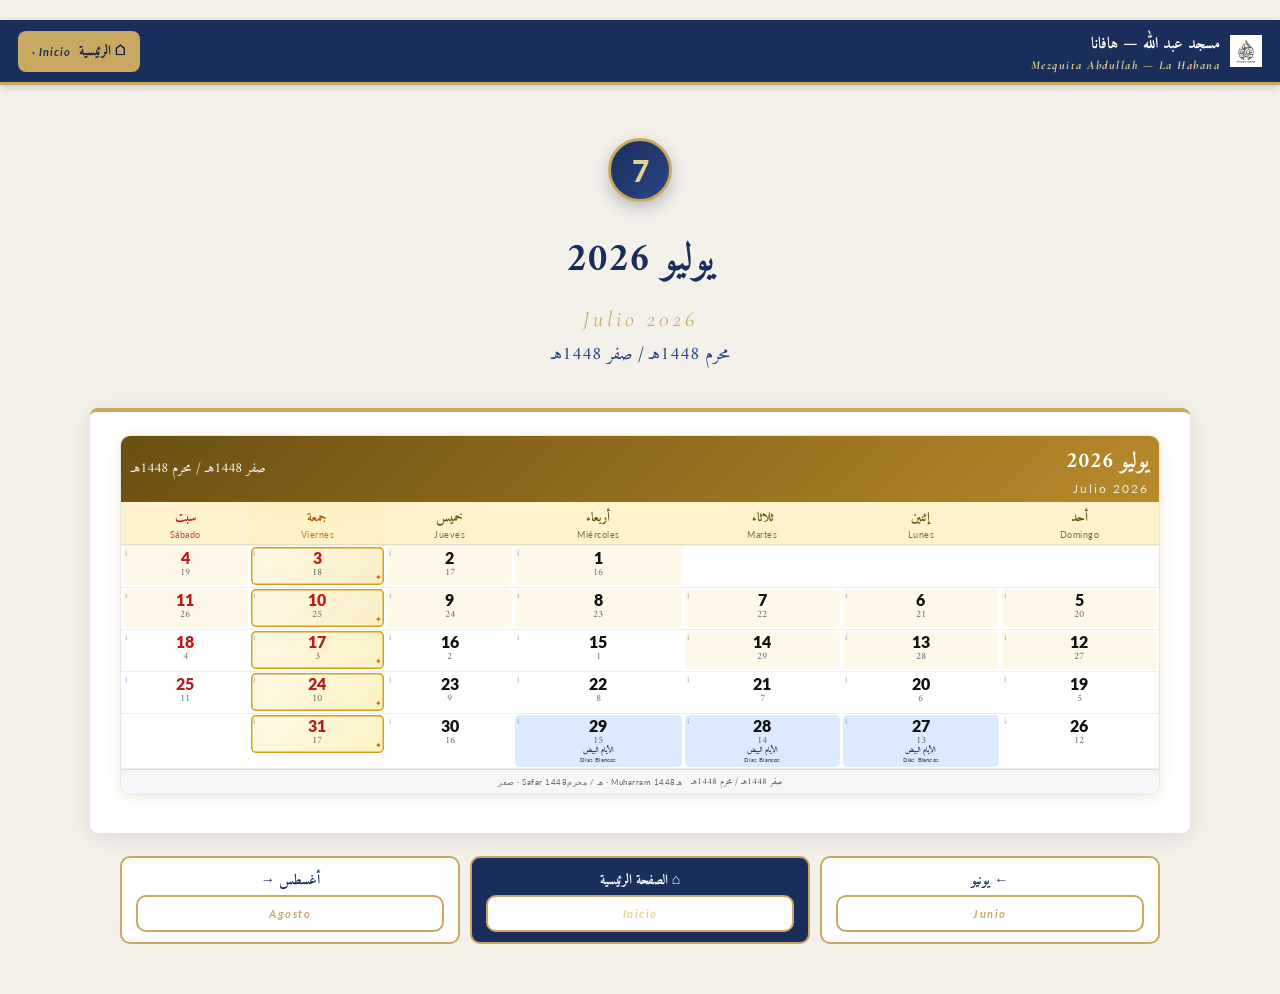
<file: july.html>
<!DOCTYPE html>
<html lang="ar" dir="rtl">
<head>
<meta charset="UTF-8">
<meta name="viewport" content="width=device-width, initial-scale=1.0">
<title>يوليو / Julio 2026 | مسجد عبد الله — هافانا | Mezquita Abdullah</title>
<link rel="icon" type="image/png" href="logo.png">
<link rel="preconnect" href="https://fonts.googleapis.com">
<link rel="preconnect" href="https://fonts.gstatic.com" crossorigin>
<link href="https://fonts.googleapis.com/css2?family=Amiri:ital,wght@0,400;0,700;1,400&family=Scheherazade+New:wght@400;600;700&family=Lato:wght@300;400;700;900&family=Cormorant+Garamond:ital,wght@0,400;0,600;0,700;1,400&display=swap" rel="stylesheet">
<style>

* { margin: 0; padding: 0; box-sizing: border-box; }
html, body {
  background: #e8eaed;
  font-family: 'Amiri', 'Scheherazade New', 'Lato', serif;
  color: #1a1a1a;
  direction: rtl;
}
body { padding: 20px 0; }

/* ========== PAGE ========== */
.page {
  width: 420mm;
  min-height: 297mm;
  background: #fff;
  margin: 0 auto 20px;
  padding: 10mm;
  page-break-after: always;
  box-shadow: 0 4px 20px rgba(0,0,0,0.12);
  position: relative;
  overflow: hidden;
}

/* ========== COVER PAGE ========== */
.cover-page {
  background:
    radial-gradient(ellipse at top, #1a3a6c 0%, #0d2b4e 50%, #061a30 100%);
  color: #f7e9c4;
  display: flex;
  flex-direction: column;
  align-items: center;
  justify-content: center;
  text-align: center;
  padding: 30mm 20mm;
}
.cover-page::before {
  content: "";
  position: absolute; inset: 8mm;
  border: 3px double #c9a45c;
  border-radius: 6px;
  pointer-events: none;
  box-shadow: inset 0 0 0 2px rgba(201,164,92,0.25);
}
.cover-page::after {
  content: "";
  position: absolute; inset: 0;
  background:
    repeating-linear-gradient(45deg, transparent 0 18px, rgba(201,164,92,0.04) 18px 19px),
    repeating-linear-gradient(-45deg, transparent 0 18px, rgba(201,164,92,0.04) 18px 19px);
  pointer-events: none;
}
.cover-inner { position: relative; z-index: 2; max-width: 320mm; }
.basmala {
  font-family: 'Amiri', serif;
  font-size: 36px;
  color: #f3d27a;
  margin-bottom: 18mm;
  text-shadow: 0 2px 8px rgba(0,0,0,0.4);
}
.cover-crescent {
  font-size: 78px;
  color: #f0c860;
  margin-bottom: 6mm;
  filter: drop-shadow(0 4px 12px rgba(240,200,96,0.4));
}
.cover-mosque-ar {
  font-family: 'Amiri', serif;
  font-size: 76px;
  font-weight: 700;
  color: #fff;
  letter-spacing: 4px;
  text-shadow: 0 4px 14px rgba(0,0,0,0.5);
  margin-bottom: 6mm;
  line-height: 1.1;
}
.cover-mosque-es {
  font-family: 'Cormorant Garamond', serif;
  font-size: 44px;
  font-weight: 600;
  color: #f3d27a;
  letter-spacing: 6px;
  font-style: italic;
  direction: ltr;
  margin-bottom: 14mm;
}
.cover-divider {
  width: 220mm;
  height: 28px;
  margin: 6mm auto 12mm;
  background:
    linear-gradient(to right, transparent, #c9a45c 20%, #c9a45c 80%, transparent);
  -webkit-mask: radial-gradient(circle at center, transparent 8px, #000 9px),
                linear-gradient(#000,#000);
  -webkit-mask-composite: source-over;
  mask: radial-gradient(circle at center, transparent 8px, #000 9px),
        linear-gradient(#000,#000);
  position: relative;
}
.cover-divider::before, .cover-divider::after {
  content: "✦";
  position: absolute; top: 0;
  color: #f0c860; font-size: 22px;
}
.cover-divider::before { left: -2mm; }
.cover-divider::after { right: -2mm; }
.cover-title-ar {
  font-family: 'Amiri', serif;
  font-size: 48px;
  font-weight: 700;
  color: #f7e9c4;
  margin-bottom: 4mm;
  letter-spacing: 2px;
}
.cover-title-es {
  font-family: 'Cormorant Garamond', serif;
  font-size: 30px;
  font-weight: 500;
  color: #d4b475;
  font-style: italic;
  direction: ltr;
  margin-bottom: 16mm;
}
.cover-year {
  font-family: 'Lato', sans-serif;
  font-size: 120px;
  font-weight: 900;
  color: #fff;
  line-height: 1;
  letter-spacing: 12px;
  text-shadow: 0 6px 20px rgba(0,0,0,0.5);
  margin: 8mm 0;
}
.cover-hijri {
  font-family: 'Amiri', serif;
  font-size: 32px;
  color: #f0c860;
  font-weight: 700;
  letter-spacing: 3px;
  margin-bottom: 20mm;
}
.cover-location {
  font-family: 'Cormorant Garamond', serif;
  font-size: 20px;
  color: #d4b475;
  direction: ltr;
  font-style: italic;
  letter-spacing: 4px;
}
.cover-location .sep { margin: 0 8px; color: #c9a45c; }

/* ========== CALENDAR PAGES HEADER ========== */
.page-header {
  background: linear-gradient(135deg, #0d2b4e 0%, #1a4a7a 50%, #0d2b4e 100%);
  color: #fff;
  padding: 5mm 8mm;
  border-radius: 10px;
  margin-bottom: 5mm;
  display: flex;
  align-items: center;
  justify-content: space-between;
  position: relative;
  overflow: hidden;
}
.page-header::before {
  content: "";
  position: absolute; inset: 0;
  background: repeating-linear-gradient(45deg, transparent 0 20px, rgba(201,164,92,0.06) 20px 21px);
}
.ph-mosque { display: flex; flex-direction: column; gap: 2px; position: relative; z-index: 2; }
.ph-mosque-ar { font-family: 'Amiri', serif; font-size: 26px; font-weight: 700; color: #f7e9c4; letter-spacing: 2px; }
.ph-mosque-es { font-family: 'Cormorant Garamond', serif; font-size: 16px; color: #d4b475; direction: ltr; font-style: italic; letter-spacing: 3px; }
.ph-section { display: flex; flex-direction: column; gap: 2px; text-align: center; position: relative; z-index: 2; }
.ph-section-ar { font-family: 'Amiri', serif; font-size: 28px; font-weight: 700; color: #fff; }
.ph-section-es { font-family: 'Lato', sans-serif; font-size: 14px; color: #f0c860; direction: ltr; letter-spacing: 4px; font-weight: 300; }
.ph-year { font-family: 'Lato', sans-serif; font-size: 28px; font-weight: 900; color: #f0c860; letter-spacing: 3px; position: relative; z-index: 2; }

/* ========== MONTHS GRID (4 per page) ========== */
.months-grid-4 {
  display: grid;
  grid-template-columns: repeat(2, 1fr);
  grid-template-rows: repeat(2, 1fr);
  gap: 5mm;
  height: calc(297mm - 32mm);
}

.month-block {
  border-radius: 10px;
  overflow: hidden;
  box-shadow: 0 2px 10px rgba(0,0,0,0.10);
  border: 2px solid #d8d8d8;
  background: #fff;
  display: flex;
  flex-direction: column;
}
.month-block.sacred {
  border-color: #c9a45c;
  box-shadow: 0 2px 12px rgba(201,164,92,0.25);
}
.month-block.ramadan {
  border-color: #15803d;
  box-shadow: 0 2px 12px rgba(21,128,61,0.20);
}

.month-head {
  padding: 6px 10px;
  text-align: center;
  display: flex;
  align-items: center;
  justify-content: space-between;
}
.month-block:not(.sacred):not(.ramadan) .month-head { background: linear-gradient(135deg, #0d2b4e, #1a5276); color: #fff; }
.month-block.sacred .month-head { background: linear-gradient(135deg, #6B4F12, #b88a2a); color: #fff; }
.month-block.ramadan .month-head { background: linear-gradient(135deg, #0f4c2a, #1a7a43); color: #fff; }
.month-greg-name { display: flex; flex-direction: column; align-items: flex-start; }
.month-greg-name .m-ar { font-family: 'Amiri', serif; font-size: 22px; font-weight: 700; }
.month-greg-name .m-es { font-family: 'Lato', sans-serif; font-size: 12px; font-weight: 400; opacity: 0.85; direction: ltr; letter-spacing: 2px; }
.month-hijri-name { text-align: left; }
.month-hijri-name .m-ar { font-family: 'Amiri', serif; font-size: 14px; opacity: 0.95; display: block; }

.cal-table { width: 100%; border-collapse: collapse; flex: 1; }
.cal-table th {
  padding: 4px 2px;
  text-align: center;
  font-size: 11px;
  font-weight: 700;
  border-bottom: 2px solid rgba(0,0,0,0.08);
  vertical-align: middle;
}
.cal-table th .wd-ar { font-family: 'Amiri', serif; font-size: 13px; display: block; }
.cal-table th .wd-es { font-family: 'Lato', sans-serif; font-size: 8.5px; font-weight: 400; opacity: 0.8; direction: ltr; letter-spacing: 0.5px; display: block; margin-top: 1px; }
.month-block:not(.sacred):not(.ramadan) .cal-table th { background: #e8f0f8; color: #0d2b4e; }
.month-block.sacred .cal-table th { background: #fef3cd; color: #6B4F12; }
.month-block.ramadan .cal-table th { background: #d4edda; color: #0f4c2a; }
.cal-table th.fri { color: #b45309 !important; background: #fef3c7 !important; }
.cal-table th.sat { color: #b91c1c !important; }

.cal-table td {
  padding: 1.5px;
  text-align: center;
  vertical-align: top;
  border-bottom: 0.5px solid #eee;
}

.day-cell {
  display: flex;
  flex-direction: column;
  align-items: center;
  border-radius: 5px;
  padding: 3px 2px;
  min-height: 38px;
  position: relative;
  cursor: pointer;
  transition: transform 0.12s ease, box-shadow 0.12s ease;
}
.day-cell:hover {
  transform: translateY(-1px);
  box-shadow: 0 3px 10px rgba(0,0,0,0.18);
  z-index: 5;
}
.info-dot {
  position: absolute;
  top: 1px;
  inset-inline-end: 2px;
  font-size: 7px;
  color: #94a3b8;
  opacity: 0.6;
}
.day-cell:hover .info-dot { color: #0d2b4e; opacity: 1; }

.g-num { font-family: 'Lato', sans-serif; font-size: 16px; font-weight: 800; line-height: 1; color: #111; }
.h-num { font-family: 'Amiri', serif; font-size: 10px; color: #666; line-height: 1.1; margin-top: 1px; }
.ev-label {
  font-size: 7px;
  line-height: 1.15;
  text-align: center;
  font-weight: 600;
  max-width: 99%;
  margin-top: 1px;
}
.ev-ar { font-family: 'Amiri', serif; font-size: 7.5px; color: #0d2b4e; }
.ev-es { font-family: 'Lato', sans-serif; font-size: 6px; color: #4b5563; direction: ltr; opacity: 0.9; letter-spacing: 0.2px; }
.ev-label.mini { font-size: 6.5px; }

/* Day type backgrounds */
.dc-eid        { background: linear-gradient(135deg, #ffd966, #ffe88a) !important; }
.dc-eid2       { background: #fff3a0 !important; }
.dc-holy       { background: linear-gradient(135deg, #ede0f8, #dcc6f3) !important; }
.dc-fast-start { background: #c6f0d3 !important; }
.dc-arafah     { background: linear-gradient(135deg, #b7f3c4, #88e0a0) !important; }
.dc-ramadan    { background: #edf7ed; }
.dc-sacred     { background: #fef8e8; }
.dc-white      { background: #dbeafe !important; }
.dc-new-year   { background: #fce4ec !important; }

/* Friday highlight (gold frame) — applied on top */
.day-cell.is-friday {
  background: linear-gradient(135deg, #fef9e7, #fdf2c1);
  box-shadow: inset 0 0 0 1.5px #d4a017;
}
.day-cell.is-friday::after {
  content: "✦";
  position: absolute;
  bottom: 0px; inset-inline-start: 2px;
  color: #b45309;
  font-size: 8px;
  opacity: 0.85;
}
/* Friday + Ramadan etc keep their own bg via specificity (Friday adds frame only) */
.day-cell.is-friday.dc-ramadan { background: linear-gradient(135deg, #edf7ed, #d6f0d6); }
.day-cell.is-friday.dc-sacred  { background: linear-gradient(135deg, #fef8e8, #fbeec4); }
.day-cell.is-friday.dc-white   { background: linear-gradient(135deg, #dbeafe, #c5e0ff); }

/* Last ten Ramadan — deep emerald glow */
.day-cell.is-last10 {
  background: linear-gradient(135deg, #047857, #065f46) !important;
  color: #fff !important;
  box-shadow: inset 0 0 0 1.5px #fbbf24, 0 0 8px rgba(4,120,87,0.45);
}
.day-cell.is-last10 .g-num { color: #fff !important; }
.day-cell.is-last10 .h-num { color: #fde68a !important; }
.day-cell.is-last10 .ev-ar { color: #fef3c7 !important; }
.day-cell.is-last10 .ev-es { color: #fef3c7 !important; }
.day-cell.is-last10 .info-dot { color: #fde68a !important; opacity: 1; }
/* Laylat al-Qadr override */
.day-cell.is-last10.dc-holy {
  background: linear-gradient(135deg, #5b21b6, #7c3aed) !important;
  box-shadow: inset 0 0 0 2px #fbbf24, 0 0 12px rgba(124,58,237,0.5);
}

/* Ten Dhul-Hijjah — warm gold→green */
.day-cell.is-tendh {
  background: linear-gradient(135deg, #b8923a, #16a34a) !important;
  color: #fff !important;
  box-shadow: inset 0 0 0 1.5px #fde68a, 0 0 6px rgba(184,146,58,0.40);
}
.day-cell.is-tendh .g-num { color: #fff !important; }
.day-cell.is-tendh .h-num { color: #fef3c7 !important; }
.day-cell.is-tendh .ev-ar, .day-cell.is-tendh .ev-es { color: #fffbeb !important; }
.day-cell.is-tendh .info-dot { color: #fff !important; opacity: 1; }
/* Arafah / Adha keep their special background */
.day-cell.is-tendh.dc-arafah { background: linear-gradient(135deg, #15803d, #16a34a) !important; box-shadow: inset 0 0 0 2px #fbbf24, 0 0 10px rgba(22,163,74,0.5); }
.day-cell.is-tendh.dc-eid { background: linear-gradient(135deg, #d4a017, #ffd700) !important; color: #5b3a00 !important; box-shadow: inset 0 0 0 2px #92400e, 0 0 10px rgba(212,160,23,0.5); }
.day-cell.is-tendh.dc-eid .g-num { color: #5b3a00 !important; }
.day-cell.is-tendh.dc-eid .h-num { color: #7c3a00 !important; }
.day-cell.is-tendh.dc-eid .ev-ar, .day-cell.is-tendh.dc-eid .ev-es { color: #5b3a00 !important; }

.fri .g-num, .sat .g-num { color: #b91c1c; }

.month-footer {
  background: #f7f7f7;
  text-align: center;
  padding: 4px 6px;
  font-size: 9px;
  color: #555;
  border-top: 1px solid #ddd;
  display: flex;
  justify-content: center;
  align-items: center;
  gap: 8px;
}
.month-footer .ftr-es { font-family: 'Lato', sans-serif; direction: ltr; font-size: 8px; opacity: 0.85; letter-spacing: 0.5px; }

.page-footer {
  position: absolute;
  bottom: 4mm;
  left: 10mm;
  right: 10mm;
  text-align: center;
  font-size: 10px;
  color: #6b7280;
  padding-top: 4px;
  border-top: 1px solid #e5e7eb;
  display: flex;
  align-items: center;
  justify-content: center;
  gap: 8px;
  font-family: 'Amiri', 'Lato', serif;
}
.page-footer .dot { color: #c9a45c; }

/* ========== MODAL ========== */
.modal-overlay {
  position: fixed;
  inset: 0;
  background: rgba(10,20,40,0.65);
  backdrop-filter: blur(4px);
  -webkit-backdrop-filter: blur(4px);
  display: none;
  align-items: center;
  justify-content: center;
  z-index: 1000;
  padding: 20px;
  /* السماح بالتمرير على overlay عندما يكون المحتوى أطول من الشاشة */
  overflow-y: auto;
  -webkit-overflow-scrolling: touch;
  overscroll-behavior: contain;
}
.modal-overlay.active { display: flex; }
.modal {
  background: #fff;
  width: min(420px, 100%);
  max-height: 85vh;
  /* استخدام dvh عند توفره للتعامل مع شريط المتصفح المتحرك على الهاتف */
  max-height: 85dvh;
  display: flex;
  flex-direction: column;
  border-radius: 16px;
  border: 3px solid #c9a45c;
  box-shadow: 0 20px 60px rgba(0,0,0,0.4);
  position: relative;
  overflow: hidden; /* الحفاظ على الحواف المستديرة */
  animation: modalIn 0.25s ease-out;
  /* منع backdrop-filter من إفساد التمرير للعناصر الداخلية */
  will-change: transform, opacity;
}
@keyframes modalIn {
  from { opacity: 0; transform: translateY(20px) scale(0.96); }
  to { opacity: 1; transform: translateY(0) scale(1); }
}
.modal-header {
  background: linear-gradient(135deg, #0d2b4e, #1a4a7a);
  color: #fff;
  padding: 20px 28px;
  padding-inline-end: 60px; /* مساحة لزر الإغلاق */
  border-radius: 13px 13px 0 0;
  position: relative;
  flex-shrink: 0; /* الهيدر ثابت لا يُضغط */
}
.modal-close {
  position: absolute;
  top: 12px;
  inset-inline-end: 14px;
  width: 36px; height: 36px;
  border-radius: 50%;
  background: rgba(255,255,255,0.2);
  border: 1.5px solid rgba(255,255,255,0.3);
  color: #fff;
  font-size: 22px;
  cursor: pointer;
  display: flex; align-items: center; justify-content: center;
  transition: background 0.15s;
  z-index: 5;
  -webkit-tap-highlight-color: transparent;
  touch-action: manipulation;
}
.modal-close:hover { background: rgba(255,255,255,0.3); }
.modal-date-line {
  font-family: 'Lato', sans-serif;
  font-size: 14px;
  color: #f0c860;
  letter-spacing: 2px;
  margin-bottom: 4px;
}
.modal-title-ar { font-family: 'Amiri', serif; font-size: 28px; font-weight: 700; margin-bottom: 4px; }
.modal-title-es { font-family: 'Cormorant Garamond', serif; font-size: 18px; color: #d4b475; direction: ltr; font-style: italic; letter-spacing: 2px; }
.modal-section { margin-bottom: 18px; }
.modal-section h4 {
  font-family: 'Amiri', serif;
  font-size: 15px;
  color: #0d2b4e;
  margin-bottom: 6px;
  padding-bottom: 4px;
  border-bottom: 2px solid #c9a45c;
  display: inline-block;
}
.modal-section .es-label { font-family: 'Lato', sans-serif; font-size: 11px; color: #6b7280; direction: ltr; margin-left: 6px; }
.modal-section p.ar { font-family: 'Amiri', serif; font-size: 18px; line-height: 1.8; color: #1f2937; }
.modal-section p.es { font-family: 'Lato', sans-serif; font-size: 14px; line-height: 1.6; color: #374151; direction: ltr; text-align: left; margin-top: 8px; padding-inline-start: 12px; border-inline-start: 3px solid #c9a45c; }
/* جسم النافذة هو المنطقة القابلة للتمرير */
.modal-body {
  padding: 22px 28px;
  overflow-y: auto;
  -webkit-overflow-scrolling: touch;
  overscroll-behavior: contain;
  flex: 1 1 auto;
  min-height: 0; /* مهم لـ flex children حتى يعمل scroll */
}
.modal-footer {
  flex-shrink: 0;
}
.modal-quote {
  background: linear-gradient(135deg, #fef9e7, #fef3c7);
  border-radius: 10px;
  padding: 18px 22px;
  border: 1.5px solid #d4a017;
  margin-top: 10px;
}
.modal-quote .q-ar {
  font-family: 'Amiri', serif;
  font-size: 22px;
  line-height: 1.9;
  color: #5b3a00;
  text-align: center;
  font-weight: 600;
}
.modal-quote .q-es {
  font-family: 'Cormorant Garamond', serif;
  font-size: 15px;
  line-height: 1.55;
  color: #6b4f12;
  direction: ltr;
  text-align: center;
  font-style: italic;
  margin-top: 10px;
  padding-top: 10px;
  border-top: 1px dashed #d4a017;
}
.modal-quote .q-ref {
  font-family: 'Lato', sans-serif;
  font-size: 12px;
  color: #92400e;
  text-align: center;
  margin-top: 8px;
  letter-spacing: 1px;
}
.modal-footer {
  padding: 14px 28px;
  text-align: center;
  font-family: 'Amiri', serif;
  font-size: 13px;
  color: #6b7280;
  border-top: 1px solid #e5e7eb;
}
.modal-footer .es { font-family: 'Lato', sans-serif; font-size: 11px; direction: ltr; color: #9ca3af; }

/* ========== COMPACT LEGEND (under calendar) ========== */
.legend-compact {
  margin-top: 3mm;
  padding: 2.5mm 3mm;
  background: linear-gradient(135deg, #f8fafc, #f1f5f9);
  border-radius: 6px;
  border: 1px solid #e2e8f0;
}
.legend-title-small {
  text-align: center;
  font-family: 'Amiri', serif;
  font-size: 11px;
  font-weight: 700;
  color: #0d2b4e;
  margin-bottom: 2mm;
}
.legend-grid-small {
  display: flex;
  flex-wrap: wrap;
  gap: 1.2mm 2.5mm;
  justify-content: center;
}
.legend-chip {
  display: inline-flex;
  align-items: center;
  gap: 3px;
  padding: 1.5px 5px;
  border-radius: 14px;
  border: 1px solid #cbd5e1;
  background: #fff;
  font-size: 8px;
}
.legend-chip .swatch {
  width: 8px;
  height: 8px;
  border-radius: 2px;
  flex-shrink: 0;
  border: 1px solid rgba(0,0,0,0.15);
}
.legend-chip .swatch.dc-eid { background: linear-gradient(135deg, #ffd966, #ffe88a); }
.legend-chip .swatch.dc-eid2 { background: #fff3a0; }
.legend-chip .swatch.dc-holy { background: linear-gradient(135deg, #ede0f8, #dcc6f3); }
.legend-chip .swatch.dc-fast-start { background: #c6f0d3; }
.legend-chip .swatch.dc-arafah { background: linear-gradient(135deg, #b7f3c4, #88e0a0); }
.legend-chip .swatch.dc-ramadan { background: #edf7ed; }
.legend-chip .swatch.dc-sacred { background: #fef8e8; }
.legend-chip .swatch.dc-white { background: #dbeafe; }
.legend-chip .swatch.dc-new-year { background: #fce4ec; }
.legend-chip .swatch.is-friday { background: linear-gradient(135deg, #fef9e7, #fdf2c1); box-shadow: inset 0 0 0 1px #d4a017; }
.legend-chip .swatch.is-last10 { background: linear-gradient(135deg, #047857, #065f46); }
.legend-chip .swatch.is-tendh { background: linear-gradient(135deg, #b8923a, #16a34a); }
.legend-chip .text {
  font-family: 'Amiri', serif;
  font-size: 8px;
  color: #334155;
  white-space: nowrap;
}

/* ========== COMPACT EVENTS TABLE ========== */
.events-page {
  background: #fff;
  padding: 5mm 6mm;
  max-height: 100mm;
}
.events-title {
  text-align: center;
  font-family: 'Amiri', serif;
  font-size: 16px;
  font-weight: 700;
  color: #0d2b4e;
  margin-bottom: 1mm;
  letter-spacing: 1px;
}
.events-subtitle {
  text-align: center;
  font-family: 'Cormorant Garamond', serif;
  font-size: 10px;
  color: #c9a45c;
  direction: ltr;
  font-style: italic;
  letter-spacing: 1.5px;
  margin-bottom: 3mm;
}
.events-table-wrap { overflow-x: auto; max-width: 92%; margin: 0 auto; }
.events-table {
  width: 100%;
  border-collapse: collapse;
  font-family: 'Amiri', 'Lato', serif;
  font-size: 9px;
  table-layout: fixed;
}
.events-table th {
  background: linear-gradient(135deg, #0d2b4e, #1a4a7a);
  color: #fff;
  padding: 4px 3px;
  text-align: center;
  font-family: 'Amiri', serif;
  font-size: 10px;
  font-weight: 700;
  border: 1px solid #0d2b4e;
}
.events-table th .es { font-family: 'Lato', sans-serif; font-size: 7px; font-weight: 400; opacity: 0.85; direction: ltr; display: block; margin-top: 1px; letter-spacing: 0.3px; }
.events-table td {
  padding: 3px 3px;
  border: 1px solid #e5e7eb;
  text-align: center;
  vertical-align: middle;
}
.events-table tr:nth-child(even) { background: #f8fafc; }
.events-table tr:hover { background: #eef6ff; }
.events-table .ev-name-ar { font-family: 'Amiri', serif; font-size: 10px; font-weight: 700; color: #0d2b4e; }
.events-table .ev-name-es { font-family: 'Lato', sans-serif; font-size: 8px; color: #6b7280; direction: ltr; display: block; margin-top: 1px; }
.events-table .date-greg { font-family: 'Lato', sans-serif; font-size: 9px; color: #374151; direction: ltr; }
.events-table .date-hijri { font-family: 'Amiri', serif; font-size: 9px; color: #92400e; }
.events-table col:first-child { width: 44%; }
.events-table col:nth-child(2) { width: 28%; }
.events-table col:nth-child(3) { width: 28%; }

/* ========== MODAL MOBILE FIXES ========== */
@media (max-width: 640px) {
  /* تعطيل blur على الهاتف (يسبب lag ومشاكل تمرير على iOS/Android القديم) */
  .modal-overlay {
    padding: 10px;
    align-items: flex-start; /* لصق بالأعلى لتجنب قطع المحتوى الطويل */
    justify-content: center;
    backdrop-filter: none;
    -webkit-backdrop-filter: none;
    background: rgba(10,20,40,0.78);
    /* استخدام dvh لتجنب مشاكل شريط العنوان المتحرك */
    height: 100vh;
    height: 100dvh;
    overflow-y: auto;
    -webkit-overflow-scrolling: touch;
    overscroll-behavior: contain;
    /* تجنب إيماءات التمرير في الخلفية */
    touch-action: pan-y;
  }
  .modal-overlay.active {
    display: flex;
  }
  .modal {
    width: 100%;
    max-width: 460px;
    margin: 12px auto;
    /* الارتفاع الأقصى: استخدام dvh لتفادي قفز شريط المتصفح */
    max-height: calc(100dvh - 24px);
    max-height: calc(100vh - 24px); /* fallback */
    border-radius: 14px;
    border-width: 2px;
    position: relative;
    /* مهم: نضمن أن العنصر لا يتأثر بـ transform بعد انتهاء الأنيميشن */
    display: flex;
    flex-direction: column;
    overflow: hidden;
  }
  /* استخدام dvh في المتصفحات الحديثة فقط */
  @supports (height: 100dvh) {
    .modal { max-height: calc(100dvh - 24px); }
  }
  .modal-header {
    padding: 14px 18px;
    padding-inline-end: 54px;
    border-radius: 12px 12px 0 0;
    flex-shrink: 0;
  }
  .modal-close {
    width: 38px; height: 38px;       /* أكبر للضغط السهل (≥ 38px) */
    font-size: 20px;
    top: 8px;
    inset-inline-end: 8px;
    background: rgba(255,255,255,0.28);
    border: 1.5px solid rgba(255,255,255,0.45);
    box-shadow: 0 2px 6px rgba(0,0,0,0.25);
  }
  .modal-date-line { font-size: 11px; letter-spacing: 1px; }
  .modal-title-ar { font-size: 20px; }
  .modal-title-es { font-size: 14px; }
  .modal-body {
    padding: 14px 18px 18px;
    overflow-y: auto;
    -webkit-overflow-scrolling: touch;
    overscroll-behavior: contain;
    flex: 1 1 auto;
    min-height: 0;
  }
  .modal-section { margin-bottom: 12px; }
  .modal-section h4 { font-size: 13px; }
  .modal-section p.ar { font-size: 15px; }
  .modal-section p.es { font-size: 12px; }
  .modal-quote { padding: 12px 14px; }
  .modal-quote .q-ar { font-size: 16px; line-height: 1.85; }
  .modal-quote .q-es { font-size: 13px; }
  .modal-footer {
    padding: 10px 18px;
    font-size: 11px;
    flex-shrink: 0;
  }
}

/* === تحسين الوضع الأفقي (Landscape) على الهاتف === */
@media (max-width: 900px) and (orientation: landscape) and (max-height: 500px) {
  .modal-overlay { padding: 6px; align-items: flex-start; }
  .modal {
    max-height: calc(100dvh - 12px);
    max-height: calc(100vh - 12px);
    margin: 6px auto;
  }
  .modal-header { padding: 10px 16px; padding-inline-end: 50px; }
  .modal-title-ar { font-size: 18px; margin-bottom: 2px; }
  .modal-title-es { font-size: 12px; }
  .modal-date-line { font-size: 10px; margin-bottom: 2px; }
  .modal-close { width: 34px; height: 34px; font-size: 18px; top: 6px; inset-inline-end: 6px; }
  .modal-body { padding: 10px 16px; }
  .modal-section { margin-bottom: 10px; }
  .modal-quote { padding: 10px 12px; }
  .modal-footer { padding: 8px 16px; }
}

/* === دعم الشاشات الصغيرة جداً === */
@media (max-width: 360px) {
  .modal-header { padding: 12px 14px; padding-inline-end: 50px; }
  .modal-body { padding: 12px 14px; }
  .modal-title-ar { font-size: 18px; }
  .modal-section p.ar { font-size: 14px; }
  .modal-quote .q-ar { font-size: 15px; }
}

/* ========== PRINT ========== */
@media print {
  body { background: #fff; padding: 0; }
  .page { box-shadow: none; margin: 0; page-break-after: always; }
  .info-dot { display: none !important; }
  .modal-overlay { display: none !important; }
  .day-cell { cursor: default; }
  .day-cell:hover { transform: none; box-shadow: none; }
}

@page { size: A3 landscape; margin: 0; }


/* ===== New theme: navy + gold from mosque logo ===== */
:root{
  --navy:#1a2e5c;
  --navy-dark:#0d1a3a;
  --navy-light:#2a4684;
  --gold:#c9a961;
  --gold-light:#e8d28f;
  --cream:#fbf8f1;
}
html, body { background:#f4f1ea; }
/* Override cover gradients on new index */
.home-hero{
  background: linear-gradient(135deg, #ffffff 0%, #fbf8f1 60%, #f1eadb 100%);
  color: var(--navy);
  text-align:center;
  padding: 24mm 16mm 18mm;
  border-bottom: 4px solid var(--gold);
  position:relative;
}
.home-hero::before{
  content:""; position:absolute; inset: 5mm; pointer-events:none;
  border: 2px solid rgba(201,169,97,0.45); border-radius: 8px;
}
.home-logo{
  width: 160px; height: 160px; object-fit: contain;
  margin: 0 auto 6mm; display:block;
  filter: drop-shadow(0 6px 18px rgba(26,46,92,0.18));
}
.home-mosque-ar{
  font-family:'Amiri', serif; font-size: 44px; font-weight:700;
  color: var(--navy); letter-spacing: 3px; margin-bottom: 4mm;
}
.home-mosque-es{
  font-family:'Cormorant Garamond', serif; font-size: 26px; font-weight:600;
  color: var(--gold); font-style: italic; letter-spacing: 4px;
  direction:ltr; margin-bottom: 6mm;
}
.home-title-ar{
  font-family:'Amiri', serif; font-size: 30px; color: var(--navy-dark);
  margin-bottom: 2mm;
}
.home-title-es{
  font-family:'Cormorant Garamond', serif; font-size: 18px; color: var(--navy-light);
  direction:ltr; letter-spacing: 3px; font-style:italic; margin-bottom: 4mm;
}
.home-year{
  font-family:'Lato', sans-serif; font-size: 42px; font-weight:900;
  color: var(--gold); letter-spacing: 8px;
}
.home-hijri{
  font-family:'Amiri', serif; font-size: 22px; color: var(--navy);
  margin-top: 2mm;
}

/* Notice banner */
.home-notice{
  margin: 8mm auto 4mm;
  max-width: 92%;
  background: linear-gradient(135deg, #fff9e6, #fef3c7);
  border: 2px solid var(--gold);
  border-radius: 10px;
  padding: 14px 20px;
  text-align:center;
  box-shadow: 0 4px 12px rgba(201,169,97,0.18);
}
.home-notice .ar{
  font-family:'Amiri', serif; font-size: 18px; font-weight:700;
  color: var(--navy-dark); display:block; margin-bottom: 4px;
}
.home-notice .es{
  font-family:'Lato', sans-serif; font-size: 13px; color: var(--navy);
  direction: ltr; display:block; font-style: italic;
}
.home-notice .icon{ font-size: 22px; color: var(--gold); margin: 0 6px; vertical-align:middle; }

/* Buttons grid */
.months-section{
  padding: 8mm 10mm 12mm;
  background: #fff;
}
.months-section-title{
  text-align:center;
  font-family:'Amiri', serif; font-size: 26px; font-weight:700;
  color: var(--navy); margin-bottom: 2mm;
}
.months-section-title-es{
  text-align:center;
  font-family:'Cormorant Garamond', serif; font-size: 15px;
  color: var(--gold); direction: ltr; letter-spacing: 3px;
  font-style:italic; margin-bottom: 8mm;
}
.months-buttons{
  display: grid;
  grid-template-columns: repeat(4, 1fr);
  gap: 14px;
  max-width: 980px;
  margin: 0 auto;
}
.month-btn{
  display:flex; flex-direction:column; align-items:center; justify-content:center;
  background: linear-gradient(135deg, var(--navy) 0%, var(--navy-light) 100%);
  color: #fff;
  text-decoration: none;
  border-radius: 12px;
  padding: 18px 10px;
  border: 2px solid var(--gold);
  box-shadow: 0 4px 12px rgba(13,26,58,0.25);
  transition: transform .18s ease, box-shadow .18s ease, background .18s ease;
  cursor: pointer;
  position: relative;
  overflow: hidden;
}
.month-btn::before{
  content: ""; position: absolute; top: 0; left: 0; right: 0; height: 4px;
  background: linear-gradient(90deg, transparent, var(--gold-light), transparent);
}
.month-btn:hover{
  transform: translateY(-3px);
  box-shadow: 0 10px 22px rgba(13,26,58,0.35);
  background: linear-gradient(135deg, var(--navy-light) 0%, var(--navy) 100%);
}
.month-btn .num{
  font-family:'Lato', sans-serif; font-size: 28px; font-weight: 900;
  color: var(--gold-light);
  background: rgba(0,0,0,0.18);
  width: 44px; height: 44px; border-radius: 50%;
  display: flex; align-items:center; justify-content:center;
  margin-bottom: 8px;
  border: 1.5px solid var(--gold);
}
.month-btn .ar{
  font-family:'Amiri', serif; font-size: 20px; font-weight:700;
  color: #fff; margin-bottom: 2px;
}
.month-btn .es{
  font-family:'Lato', sans-serif; font-size: 12px;
  color: var(--gold-light); direction: ltr; letter-spacing: 1.5px;
  text-transform: uppercase;
}

@media (max-width: 900px){
  .months-buttons{ grid-template-columns: repeat(3, 1fr); }
  .home-mosque-ar{ font-size: 32px; }
  .home-mosque-es{ font-size: 20px; }
  .home-logo{ width: 120px; height: 120px; }
}
@media (max-width: 560px){
  .months-buttons{ grid-template-columns: repeat(2, 1fr); }
  .home-hero{ padding: 14mm 6mm; }
  .home-mosque-ar{ font-size: 26px; }
  .home-year{ font-size: 32px; }
}

/* Month page header back-button */
.back-bar{
  background: var(--navy);
  color: #fff;
  padding: 10px 18px;
  display: flex; align-items: center; justify-content: space-between;
  gap: 12px;
  border-bottom: 3px solid var(--gold);
  position: sticky; top: 0; z-index: 50;
  box-shadow: 0 2px 8px rgba(0,0,0,0.18);
}
.back-bar .brand{
  display:flex; align-items:center; gap:10px;
  font-family:'Amiri', serif; font-weight:700; font-size: 16px;
}
.back-bar .brand img{ width: 32px; height: 32px; object-fit: contain; }
.back-bar .brand .es{
  font-family:'Cormorant Garamond', serif; font-style:italic;
  font-size: 12px; color: var(--gold-light); direction: ltr;
  display: block; letter-spacing: 1.5px;
}
.back-btn{
  background: var(--gold);
  color: var(--navy-dark);
  border: none;
  padding: 8px 14px;
  border-radius: 8px;
  font-family: 'Amiri', 'Lato', serif;
  font-weight: 700;
  font-size: 14px;
  cursor: pointer;
  text-decoration: none;
  display: inline-flex; align-items: center; gap: 8px;
  transition: transform .15s, background .15s;
}
.back-btn:hover{ background: var(--gold-light); transform: translateY(-1px); }
.back-btn .es{
  font-family:'Lato', sans-serif; font-style:italic;
  font-size: 11px; color: var(--navy); direction:ltr; letter-spacing:1px;
}

.month-page-title{
  text-align:center;
  padding: 14mm 10mm 4mm;
}
.month-page-title .num-badge{
  display:inline-flex; align-items:center; justify-content:center;
  width: 64px; height: 64px; border-radius: 50%;
  background: linear-gradient(135deg, var(--navy), var(--navy-light));
  color: var(--gold-light);
  font-family:'Lato', sans-serif; font-size: 30px; font-weight:900;
  border: 3px solid var(--gold);
  margin: 0 auto 6mm;
  box-shadow: 0 6px 16px rgba(13,26,58,0.25);
}
.month-page-title .ar{
  font-family:'Amiri', serif; font-size: 40px; font-weight:700;
  color: var(--navy); display:block; margin-bottom: 3mm;
}
.month-page-title .es{
  font-family:'Cormorant Garamond', serif; font-size: 22px;
  color: var(--gold); direction: ltr; letter-spacing: 4px;
  font-style: italic; display:block; margin-bottom: 2mm;
}
.month-page-title .hijri{
  font-family:'Amiri', serif; font-size: 18px; color: var(--navy-light);
  display:block;
}

/* Adjust single-month page wrapper */
.single-month-wrap{
  background: #fff;
  width: 100%;
  max-width: 1100px;
  margin: 6mm auto;
  padding: 6mm 8mm 10mm;
  box-shadow: 0 4px 24px rgba(0,0,0,0.10);
  border-radius: 8px;
  border-top: 4px solid var(--gold);
}
.single-month-wrap .month-block{
  break-inside: avoid;
  border: 1px solid #e5e7eb;
}

/* Inter-month navigation */
.month-nav{
  display:flex; justify-content:space-between; align-items:center;
  max-width: 1100px; margin: 6mm auto 8mm; padding: 0 8mm;
  gap: 10px;
}
.month-nav a, .month-nav span{
  flex: 1;
  text-align: center;
  background: #fff;
  border: 2px solid var(--gold);
  color: var(--navy);
  padding: 10px 14px;
  border-radius: 10px;
  text-decoration: none;
  font-family:'Amiri', serif;
  font-weight: 700;
  font-size: 14px;
  transition: background .15s, transform .15s;
}
.month-nav a:hover{ background: var(--gold-light); transform: translateY(-1px); }
.month-nav .home-link{
  background: var(--navy); color: #fff;
}
.month-nav .home-link:hover{ background: var(--navy-light); color: #fff; }
.month-nav .es{
  display:block; font-family:'Lato', sans-serif; font-size: 11px;
  direction: ltr; color: var(--gold); letter-spacing:1.5px;
  font-style: italic; margin-top: 2px;
}
.month-nav .home-link .es{ color: var(--gold-light); }
.month-nav span.disabled{ opacity: 0.4; cursor: not-allowed; background:#f3f4f6; }

/* Print: hide back-bar & nav buttons */
@media print {
  .back-bar, .month-nav, .home-notice { display: none !important; }
}

</style>
</head>
<body>

<div class="back-bar">
  <div class="brand">
    <img src="logo.png" alt="logo">
    <div>
      مسجد عبد الله — هافانا
      <span class="es">Mezquita Abdullah — La Habana</span>
    </div>
  </div>
  <a class="back-btn" href="index.html">⌂ الرئيسية <span class="es">· Inicio</span></a>
</div>

<div class="month-page-title">
  <div class="num-badge">7</div>
  <span class="ar">يوليو 2026</span>
  <span class="es">Julio 2026</span>
  <span class="hijri">محرم 1448هـ / صفر 1448هـ</span>
</div>

<div class="single-month-wrap">
  <div class="month-block sacred"><div class="month-head"><div class="month-greg-name"><span class="m-ar">يوليو 2026</span><span class="m-es">Julio 2026</span></div><div class="month-hijri-name"><span class="m-ar">صفر 1448هـ / محرم 1448هـ</span></div></div><table class="cal-table"><tr><th class=""><span class="wd-ar">أحد</span><span class="wd-es">Domingo</span></th><th class=""><span class="wd-ar">إثنين</span><span class="wd-es">Lunes</span></th><th class=""><span class="wd-ar">ثلاثاء</span><span class="wd-es">Martes</span></th><th class=""><span class="wd-ar">أربعاء</span><span class="wd-es">Miércoles</span></th><th class=""><span class="wd-ar">خميس</span><span class="wd-es">Jueves</span></th><th class="fri"><span class="wd-ar">جمعة</span><span class="wd-es">Viernes</span></th><th class="sat"><span class="wd-ar">سبت</span><span class="wd-es">Sábado</span></th></tr><tr><td></td><td></td><td></td><td><div class="day-cell dc-sacred" data-date="2026-07-01" data-info="sacred_month" data-weekday="3" data-g="1" data-h="16"><span class="info-dot">ℹ</span><span class="g-num">1</span><span class="h-num">16</span></div></td><td><div class="day-cell dc-sacred" data-date="2026-07-02" data-info="sacred_month" data-weekday="4" data-g="2" data-h="17"><span class="info-dot">ℹ</span><span class="g-num">2</span><span class="h-num">17</span></div></td><td><div class="day-cell dc-sacred fri is-friday" data-date="2026-07-03" data-info="friday" data-weekday="5" data-g="3" data-h="18"><span class="info-dot">ℹ</span><span class="g-num">3</span><span class="h-num">18</span></div></td><td><div class="day-cell dc-sacred sat" data-date="2026-07-04" data-info="sacred_month" data-weekday="6" data-g="4" data-h="19"><span class="info-dot">ℹ</span><span class="g-num">4</span><span class="h-num">19</span></div></td></tr><tr><td><div class="day-cell dc-sacred" data-date="2026-07-05" data-info="sacred_month" data-weekday="0" data-g="5" data-h="20"><span class="info-dot">ℹ</span><span class="g-num">5</span><span class="h-num">20</span></div></td><td><div class="day-cell dc-sacred" data-date="2026-07-06" data-info="sacred_month" data-weekday="1" data-g="6" data-h="21"><span class="info-dot">ℹ</span><span class="g-num">6</span><span class="h-num">21</span></div></td><td><div class="day-cell dc-sacred" data-date="2026-07-07" data-info="sacred_month" data-weekday="2" data-g="7" data-h="22"><span class="info-dot">ℹ</span><span class="g-num">7</span><span class="h-num">22</span></div></td><td><div class="day-cell dc-sacred" data-date="2026-07-08" data-info="sacred_month" data-weekday="3" data-g="8" data-h="23"><span class="info-dot">ℹ</span><span class="g-num">8</span><span class="h-num">23</span></div></td><td><div class="day-cell dc-sacred" data-date="2026-07-09" data-info="sacred_month" data-weekday="4" data-g="9" data-h="24"><span class="info-dot">ℹ</span><span class="g-num">9</span><span class="h-num">24</span></div></td><td><div class="day-cell dc-sacred fri is-friday" data-date="2026-07-10" data-info="friday" data-weekday="5" data-g="10" data-h="25"><span class="info-dot">ℹ</span><span class="g-num">10</span><span class="h-num">25</span></div></td><td><div class="day-cell dc-sacred sat" data-date="2026-07-11" data-info="sacred_month" data-weekday="6" data-g="11" data-h="26"><span class="info-dot">ℹ</span><span class="g-num">11</span><span class="h-num">26</span></div></td></tr><tr><td><div class="day-cell dc-sacred" data-date="2026-07-12" data-info="sacred_month" data-weekday="0" data-g="12" data-h="27"><span class="info-dot">ℹ</span><span class="g-num">12</span><span class="h-num">27</span></div></td><td><div class="day-cell dc-sacred" data-date="2026-07-13" data-info="sacred_month" data-weekday="1" data-g="13" data-h="28"><span class="info-dot">ℹ</span><span class="g-num">13</span><span class="h-num">28</span></div></td><td><div class="day-cell dc-sacred" data-date="2026-07-14" data-info="sacred_month" data-weekday="2" data-g="14" data-h="29"><span class="info-dot">ℹ</span><span class="g-num">14</span><span class="h-num">29</span></div></td><td><div class="day-cell" data-date="2026-07-15" data-info="regular" data-weekday="3" data-g="15" data-h="1"><span class="info-dot">ℹ</span><span class="g-num">15</span><span class="h-num">1</span></div></td><td><div class="day-cell" data-date="2026-07-16" data-info="regular" data-weekday="4" data-g="16" data-h="2"><span class="info-dot">ℹ</span><span class="g-num">16</span><span class="h-num">2</span></div></td><td><div class="day-cell fri is-friday" data-date="2026-07-17" data-info="friday" data-weekday="5" data-g="17" data-h="3"><span class="info-dot">ℹ</span><span class="g-num">17</span><span class="h-num">3</span></div></td><td><div class="day-cell sat" data-date="2026-07-18" data-info="regular" data-weekday="6" data-g="18" data-h="4"><span class="info-dot">ℹ</span><span class="g-num">18</span><span class="h-num">4</span></div></td></tr><tr><td><div class="day-cell" data-date="2026-07-19" data-info="regular" data-weekday="0" data-g="19" data-h="5"><span class="info-dot">ℹ</span><span class="g-num">19</span><span class="h-num">5</span></div></td><td><div class="day-cell" data-date="2026-07-20" data-info="regular" data-weekday="1" data-g="20" data-h="6"><span class="info-dot">ℹ</span><span class="g-num">20</span><span class="h-num">6</span></div></td><td><div class="day-cell" data-date="2026-07-21" data-info="regular" data-weekday="2" data-g="21" data-h="7"><span class="info-dot">ℹ</span><span class="g-num">21</span><span class="h-num">7</span></div></td><td><div class="day-cell" data-date="2026-07-22" data-info="regular" data-weekday="3" data-g="22" data-h="8"><span class="info-dot">ℹ</span><span class="g-num">22</span><span class="h-num">8</span></div></td><td><div class="day-cell" data-date="2026-07-23" data-info="regular" data-weekday="4" data-g="23" data-h="9"><span class="info-dot">ℹ</span><span class="g-num">23</span><span class="h-num">9</span></div></td><td><div class="day-cell fri is-friday" data-date="2026-07-24" data-info="friday" data-weekday="5" data-g="24" data-h="10"><span class="info-dot">ℹ</span><span class="g-num">24</span><span class="h-num">10</span></div></td><td><div class="day-cell sat" data-date="2026-07-25" data-info="regular" data-weekday="6" data-g="25" data-h="11"><span class="info-dot">ℹ</span><span class="g-num">25</span><span class="h-num">11</span></div></td></tr><tr><td><div class="day-cell" data-date="2026-07-26" data-info="regular" data-weekday="0" data-g="26" data-h="12"><span class="info-dot">ℹ</span><span class="g-num">26</span><span class="h-num">12</span></div></td><td><div class="day-cell dc-white" data-date="2026-07-27" data-info="white_days" data-weekday="1" data-g="27" data-h="13"><span class="info-dot">ℹ</span><span class="g-num">27</span><span class="h-num">13</span><span class="ev-label ev-ar">الأيام البيض</span><span class="ev-label ev-es">Días Blancos</span></div></td><td><div class="day-cell dc-white" data-date="2026-07-28" data-info="white_days" data-weekday="2" data-g="28" data-h="14"><span class="info-dot">ℹ</span><span class="g-num">28</span><span class="h-num">14</span><span class="ev-label ev-ar">الأيام البيض</span><span class="ev-label ev-es">Días Blancos</span></div></td><td><div class="day-cell dc-white" data-date="2026-07-29" data-info="white_days" data-weekday="3" data-g="29" data-h="15"><span class="info-dot">ℹ</span><span class="g-num">29</span><span class="h-num">15</span><span class="ev-label ev-ar">الأيام البيض</span><span class="ev-label ev-es">Días Blancos</span></div></td><td><div class="day-cell" data-date="2026-07-30" data-info="regular" data-weekday="4" data-g="30" data-h="16"><span class="info-dot">ℹ</span><span class="g-num">30</span><span class="h-num">16</span></div></td><td><div class="day-cell fri is-friday" data-date="2026-07-31" data-info="friday" data-weekday="5" data-g="31" data-h="17"><span class="info-dot">ℹ</span><span class="g-num">31</span><span class="h-num">17</span></div></td><td></td></tr></table><div class="month-footer"><span>صفر 1448هـ / محرم 1448هـ</span><span class="ftr-es">صفر · Safar 1448هـ / محرم · Muharram 1448هـ</span></div></div>
</div>

<div class="month-nav">
  <a href="june.html">← يونيو <span class="es">Junio</span></a>
  <a class="home-link" href="index.html">⌂ الصفحة الرئيسية <span class="es">Inicio</span></a>
  <a href="august.html">أغسطس → <span class="es">Agosto</span></a>
</div>

<!-- Modal -->
<!-- ===================== MODAL ===================== -->
<div class="modal-overlay" id="dayModal" role="dialog" aria-modal="true" aria-labelledby="modalTitle">
  <div class="modal" role="document">
    <div class="modal-header">
      <button class="modal-close" id="modalClose" aria-label="إغلاق / Cerrar">✕</button>
      <div class="modal-date-line" id="modalDate">—</div>
      <div class="modal-title-ar" id="modalTitleAr">—</div>
      <div class="modal-title-es" id="modalTitleEs">—</div>
    </div>
    <div class="modal-body">
      <div class="modal-section">
        <h4>فضل اليوم <span class="es-label">· Virtud del día</span></h4>
        <p class="ar" id="modalVirtueAr">—</p>
        <p class="es" id="modalVirtueEs">—</p>
      </div>
      <div class="modal-section">
        <h4>من القرآن أو السنة <span class="es-label">· Del Corán o la Sunna</span></h4>
        <div class="modal-quote">
          <div class="q-ar" id="modalQuoteAr">—</div>
          <div class="q-es" id="modalQuoteEs">—</div>
          <div class="q-ref" id="modalQuoteRef">—</div>
        </div>
      </div>

<script>
const INFO = {"friday": {"title_ar": "يوم الجمعة - سيد الأيام", "title_es": "Viernes - El Señor de los Días", "virtue_ar": "يوم الجمعة سيّد الأيام عند الله، فيه ساعة لا يوافقها مسلم يدعو الله إلا استجاب له، وتُغفر فيه الذنوب من جمعة إلى جمعة.", "virtue_es": "El viernes es el mejor de los días ante Allah. En él hay una hora en que si un musulmán pide a Allah, Le será concedido; y los pecados son perdonados de un viernes a otro.", "quote_ar": "«خَيْرُ يَوْمٍ طَلَعَتْ عَلَيْهِ الشَّمْسُ يَوْمُ الْجُمُعَةِ، فِيهِ خُلِقَ آدَمُ، وَفِيهِ أُدْخِلَ الْجَنَّةَ، وَفِيهِ أُخْرِجَ مِنْهَا»", "quote_es": "«El mejor día sobre el que sale el sol es el viernes: en él fue creado Adán, en él entró al Paraíso y en él salió de él».", "ref": "رواه مسلم · Sahih Muslim"}, "white_days": {"title_ar": "الأيام البيض (13-14-15 من كل شهر هجري)", "title_es": "Días Blancos (13, 14, 15 de cada mes Hijri)", "virtue_ar": "صيام الأيام البيض من السنن المؤكدة عن النبي ﷺ، يعدل صيام ثلاثة أيام منها صيام الشهر، فإذا داومتَ عليها كان كصيام الدهر.", "virtue_es": "Ayunar los Días Blancos es una Sunna establecida del Profeta ﷺ. Tres días de ayuno equivalen a ayunar el mes; quien los mantiene es como si ayunara todo el año.", "quote_ar": "«صِيَامُ ثَلَاثَةِ أَيَّامٍ مِنْ كُلِّ شَهْرٍ صِيَامُ الدَّهْرِ، أَيَّامُ الْبِيضِ: صَبِيحَةَ ثَلَاثَ عَشْرَةَ، وَأَرْبَعَ عَشْرَةَ، وَخَمْسَ عَشْرَةَ»", "quote_es": "«Ayunar tres días de cada mes equivale a ayunar todo el tiempo: los días blancos, las mañanas del 13, 14 y 15».", "ref": "رواه النسائي · An-Nasa'i"}, "isra_miraj": {"title_ar": "ليلة الإسراء والمعراج", "title_es": "Al-Isra wal-Mi'raj (Viaje Nocturno y Ascensión)", "virtue_ar": "في هذه الليلة أَسْرَى الله بنبيه محمد ﷺ من المسجد الحرام إلى المسجد الأقصى، ثم عُرج به إلى السماوات العلا، وفُرضت في تلك الليلة الصلوات الخمس.", "virtue_es": "En esta noche Allah llevó a Su Profeta Muhammad ﷺ desde la Mezquita Sagrada hasta la Mezquita al-Aqsa, y luego lo elevó a los cielos. Fueron prescritas las cinco oraciones diarias.", "quote_ar": "{سُبْحَانَ الَّذِي أَسْرَى بِعَبْدِهِ لَيْلًا مِنَ الْمَسْجِدِ الْحَرَامِ إِلَى الْمَسْجِدِ الْأَقْصَى الَّذِي بَارَكْنَا حَوْلَهُ لِنُرِيَهُ مِنْ آيَاتِنَا}", "quote_es": "«¡Glorificado sea Quien hizo viajar de noche a Su siervo desde la Mezquita Sagrada hasta la Mezquita al-Aqsa, cuyos alrededores hemos bendecido, para mostrarle parte de Nuestros signos!»", "ref": "الإسراء: 1 · Corán 17:1"}, "nisf_shaban": {"title_ar": "ليلة النصف من شعبان", "title_es": "Mitad de Sha'ban", "virtue_ar": "ليلة مباركة يُستحب فيها الإكثار من الطاعة والاستغفار، وصيام يومها من جملة الأيام البيض المستحبة.", "virtue_es": "Una noche bendita en la que se recomienda multiplicar la adoración y el arrepentimiento, y ayunar el día como parte de los Días Blancos.", "quote_ar": "«إِنَّ اللَّهَ لَيَطَّلِعُ فِي لَيْلَةِ النِّصْفِ مِنْ شَعْبَانَ، فَيَغْفِرُ لِجَمِيعِ خَلْقِهِ، إِلَّا لِمُشْرِكٍ أَوْ مُشَاحِنٍ»", "quote_es": "«Allah desciende [con Su Misericordia] en la noche de la mitad de Sha'ban y perdona a toda Su creación, excepto al que asocia a otro con Él o al que guarda rencor».", "ref": "رواه ابن ماجه · Ibn Majah"}, "ramadan_start": {"title_ar": "أول شهر رمضان المبارك", "title_es": "Primer día del bendito mes de Ramadán", "virtue_ar": "يبدأ هنا شهر القرآن، شهر الصيام والقيام والرحمة والمغفرة والعتق من النار. تُفتح فيه أبواب الجنة وتُغلق أبواب النار وتُصفّد الشياطين.", "virtue_es": "Comienza el mes del Corán, del ayuno, las oraciones nocturnas, la misericordia, el perdón y la liberación del Fuego. Las puertas del Paraíso se abren, las del Infierno se cierran y los demonios son encadenados.", "quote_ar": "{شَهْرُ رَمَضَانَ الَّذِي أُنْزِلَ فِيهِ الْقُرْآنُ هُدًى لِلنَّاسِ وَبَيِّنَاتٍ مِنَ الْهُدَىٰ وَالْفُرْقَانِ}", "quote_es": "«El mes de Ramadán, en el cual fue revelado el Corán como guía para la humanidad y como pruebas claras de la guía y del criterio».", "ref": "البقرة: 185 · Corán 2:185"}, "ramadan": {"title_ar": "يوم من أيام رمضان المبارك", "title_es": "Día del bendito mes de Ramadán", "virtue_ar": "صيام رمضان ركن من أركان الإسلام، يُكفِّر الله به ما تقدم من الذنوب لمن صامه إيماناً واحتساباً، وتُضاعَف فيه الحسنات.", "virtue_es": "El ayuno de Ramadán es uno de los pilares del Islam; Allah perdona los pecados pasados de quien lo ayuna con fe y esperanza de recompensa, y las buenas acciones se multiplican.", "quote_ar": "«مَنْ صَامَ رَمَضَانَ إِيمَانًا وَاحْتِسَابًا غُفِرَ لَهُ مَا تَقَدَّمَ مِنْ ذَنْبِهِ»", "quote_es": "«Quien ayune Ramadán con fe y esperando la recompensa, sus pecados pasados serán perdonados».", "ref": "متفق عليه · Bukhari y Muslim"}, "last_ten_ramadan": {"title_ar": "العشر الأواخر من رمضان", "title_es": "Los últimos diez días de Ramadán", "virtue_ar": "أعظم عشرٍ في أعظم شهر؛ فيها ليلة القدر التي هي خير من ألف شهر. كان النبي ﷺ يجتهد فيها ما لا يجتهد في غيرها، ويعتكف فيها.", "virtue_es": "Los diez más grandes del mes más grande; en ellos está Laylat al-Qadr, mejor que mil meses. El Profeta ﷺ se esforzaba en ellos como en ningún otro momento y hacía i'tikaf (retiro).", "quote_ar": "«كَانَ النَّبِيُّ ﷺ إِذَا دَخَلَ الْعَشْرُ شَدَّ مِئْزَرَهُ، وَأَحْيَا لَيْلَهُ، وَأَيْقَظَ أَهْلَهُ»", "quote_es": "«Cuando comenzaban los últimos diez días, el Profeta ﷺ ceñía su cintura (para la adoración), pasaba la noche en vela y despertaba a su familia».", "ref": "متفق عليه · Bukhari y Muslim"}, "laylat_qadr": {"title_ar": "ليلة القدر", "title_es": "Laylat al-Qadr (Noche del Decreto)", "virtue_ar": "ليلة خير من ألف شهر، تتنزل فيها الملائكة والروح، يُغفر فيها للقائم إيماناً واحتساباً. تُلتمس في الوتر من العشر الأواخر.", "virtue_es": "Una noche mejor que mil meses; en ella descienden los ángeles y el Espíritu. Quien la pase en oración con fe y esperando la recompensa será perdonado. Se busca en las noches impares de los últimos diez.", "quote_ar": "{لَيْلَةُ الْقَدْرِ خَيْرٌ مِنْ أَلْفِ شَهْرٍ * تَنَزَّلُ الْمَلَائِكَةُ وَالرُّوحُ فِيهَا بِإِذْنِ رَبِّهِمْ مِنْ كُلِّ أَمْرٍ * سَلَامٌ هِيَ حَتَّىٰ مَطْلَعِ الْفَجْرِ}", "quote_es": "«La Noche del Decreto es mejor que mil meses. En ella descienden los ángeles y el Espíritu, con permiso de su Señor, para cumplir todo asunto. Es paz hasta el despuntar del alba».", "ref": "القدر: 3-5 · Corán 97:3-5"}, "eid_fitr": {"title_ar": "عيد الفطر المبارك", "title_es": "Eid al-Fitr Bendito", "virtue_ar": "أول أيام شوال، يوم فرحة المؤمنين بإتمام صيامهم. يُسنّ التكبير، والاغتسال، ولبس أحسن الثياب، وأداء صلاة العيد، وإخراج زكاة الفطر قبلها.", "virtue_es": "El primer día de Shawwal, día de alegría de los creyentes por completar su ayuno. Se recomienda el Takbir, el baño, vestir las mejores ropas, rezar la oración del Eid y dar el Zakat al-Fitr antes.", "quote_ar": "{وَلِتُكْمِلُوا الْعِدَّةَ وَلِتُكَبِّرُوا اللَّهَ عَلَىٰ مَا هَدَاكُمْ وَلَعَلَّكُمْ تَشْكُرُونَ}", "quote_es": "«Y para que completéis el número [de días] y para que glorifiquéis a Allah por haberos guiado, y para que seáis agradecidos».", "ref": "البقرة: 185 · Corán 2:185"}, "six_shawwal": {"title_ar": "ست من شوال", "title_es": "Seis días de Shawwal", "virtue_ar": "صيام ستة أيام من شوال بعد رمضان من السنن العظيمة، يعدل صيامُ رمضانَ معها صيامَ الدهر كله.", "virtue_es": "Ayunar seis días de Shawwal tras Ramadán es una gran Sunna; junto con el ayuno de Ramadán equivale al ayuno de todo el año.", "quote_ar": "«مَنْ صَامَ رَمَضَانَ ثُمَّ أَتْبَعَهُ سِتًّا مِنْ شَوَّالٍ كَانَ كَصِيَامِ الدَّهْرِ»", "quote_es": "«Quien ayune Ramadán y lo siga con seis días de Shawwal, es como si hubiera ayunado todo el tiempo».", "ref": "رواه مسلم · Sahih Muslim"}, "ten_dhulhijjah": {"title_ar": "عشر ذي الحجة", "title_es": "Los diez días de Dhul-Hijjah", "virtue_ar": "أفضل أيام الدنيا، أقسم الله بها في كتابه. العمل الصالح فيها أحب إلى الله من سواها. يُستحب فيها الصيام والذكر والتكبير والصدقة.", "virtue_es": "Los mejores días del mundo; Allah juró por ellos en Su Libro. Las buenas acciones en ellos son más amadas por Allah que en cualquier otro tiempo. Se recomiendan el ayuno, el dhikr, el Takbir y la caridad.", "quote_ar": "{وَالْفَجْرِ * وَلَيَالٍ عَشْرٍ} — «مَا مِنْ أَيَّامٍ الْعَمَلُ الصَّالِحُ فِيهِنَّ أَحَبُّ إِلَى اللَّهِ مِنْ هَذِهِ الْأَيَّامِ الْعَشْرِ»", "quote_es": "«¡Por el alba! ¡Y por las diez noches!» — «No hay días en que las buenas acciones sean más amadas por Allah que estos diez días».", "ref": "الفجر:1-2 · البخاري · Corán 89:1-2; Bukhari"}, "arafah": {"title_ar": "يوم عرفة", "title_es": "Día de Arafat", "virtue_ar": "أفضل أيام السنة، يوم إكمال الدين، يُكفّر الله بصيامه ذنوب سنتين: الماضية والآتية لغير الحاج. وفيه يباهي الله بأهل الموقف ملائكته.", "virtue_es": "El mejor día del año, día de la perfección del Dīn. Ayunarlo borra los pecados de dos años: el anterior y el siguiente, para quien no está en peregrinación. Allah se enorgullece de los peregrinos ante Sus ángeles.", "quote_ar": "«صِيَامُ يَوْمِ عَرَفَةَ، أَحْتَسِبُ عَلَى اللَّهِ أَنْ يُكَفِّرَ السَّنَةَ الَّتِي قَبْلَهُ وَالسَّنَةَ الَّتِي بَعْدَهُ»", "quote_es": "«El ayuno del día de Arafat — espero de Allah que borre los pecados del año anterior y del siguiente».", "ref": "رواه مسلم · Sahih Muslim"}, "eid_adha": {"title_ar": "عيد الأضحى المبارك", "title_es": "Eid al-Adha Bendito", "virtue_ar": "يوم النحر، أعظم أيام السنة عند الله. يُسنّ فيه التكبير وصلاة العيد والأضحية إحياءً لسنة إبراهيم عليه السلام.", "virtue_es": "El día del sacrificio, el más grande del año ante Allah. Se recomiendan el Takbir, la oración del Eid y el sacrificio (Udhiyah) reviviendo la Sunna de Ibrahim (la paz sea con él).", "quote_ar": "{فَصَلِّ لِرَبِّكَ وَانْحَرْ * إِنَّ شَانِئَكَ هُوَ الْأَبْتَرُ}", "quote_es": "«Reza, pues, a tu Señor y sacrifica. En verdad, quien te odia será el privado [de todo bien]».", "ref": "الكوثر: 2-3 · Corán 108:2-3"}, "tashreeq": {"title_ar": "أيام التشريق", "title_es": "Días de Tashriq", "virtue_ar": "أيام أكل وشرب وذكر لله. يُسنّ فيها التكبير دبر الصلوات، ولا يجوز صيامها إلا لمن لم يجد الهدي في الحج.", "virtue_es": "Días de comer, beber y recordar a Allah. Se recomienda el Takbir tras las oraciones, y no se ayunan excepto para quien no encontró el sacrificio en el Hajj.", "quote_ar": "«أَيَّامُ التَّشْرِيقِ أَيَّامُ أَكْلٍ وَشُرْبٍ وَذِكْرٍ لِلَّهِ»", "quote_es": "«Los días de Tashriq son días de comer, beber y recordar a Allah».", "ref": "رواه مسلم · Sahih Muslim"}, "hijri_new_year": {"title_ar": "رأس السنة الهجرية 1448هـ", "title_es": "Año Nuevo Hijri 1448", "virtue_ar": "ذكرى هجرة النبي ﷺ من مكة إلى المدينة، وبها بدأ التقويم الإسلامي. مناسبة للتأمل في معاني التضحية والثبات على الحق.", "virtue_es": "Conmemora la Hégira del Profeta ﷺ de La Meca a Medina, comienzo del calendario islámico. Ocasión para reflexionar sobre el sacrificio y la firmeza en la verdad.", "quote_ar": "{إِلَّا تَنْصُرُوهُ فَقَدْ نَصَرَهُ اللَّهُ إِذْ أَخْرَجَهُ الَّذِينَ كَفَرُوا ثَانِيَ اثْنَيْنِ إِذْ هُمَا فِي الْغَارِ إِذْ يَقُولُ لِصَاحِبِهِ لَا تَحْزَنْ إِنَّ اللَّهَ مَعَنَا}", "quote_es": "«Si no le auxiliáis, ya Allah le auxilió cuando los incrédulos le expulsaron, siendo el segundo de dos, cuando estaban ambos en la cueva, cuando decía a su compañero: ‹No te entristezcas, ciertamente Allah está con nosotros›».", "ref": "التوبة: 40 · Corán 9:40"}, "tasua": {"title_ar": "يوم تاسوعاء", "title_es": "Día de Tasu'a", "virtue_ar": "اليوم التاسع من محرم. يُستحب صيامه مع عاشوراء مخالفةً لليهود، كما أوصى به النبي ﷺ.", "virtue_es": "El noveno día de Muharram. Se recomienda ayunarlo junto con Ashura para diferenciarse de los judíos, tal como aconsejó el Profeta ﷺ.", "quote_ar": "«لَئِنْ بَقِيتُ إِلَى قَابِلٍ لَأَصُومَنَّ التَّاسِعَ»", "quote_es": "«Si vivo hasta el próximo año, ayunaré también el noveno [día]».", "ref": "رواه مسلم · Sahih Muslim"}, "ashura": {"title_ar": "يوم عاشوراء", "title_es": "Día de Ashura", "virtue_ar": "اليوم العاشر من محرم، نجّى الله فيه موسى وقومه من فرعون. صيامه يُكفّر ذنوب السنة الماضية.", "virtue_es": "El décimo día de Muharram; en él Allah salvó a Musa y su pueblo del Faraón. Su ayuno borra los pecados del año pasado.", "quote_ar": "«صِيَامُ يَوْمِ عَاشُورَاءَ، أَحْتَسِبُ عَلَى اللَّهِ أَنْ يُكَفِّرَ السَّنَةَ الَّتِي قَبْلَهُ»", "quote_es": "«El ayuno del día de Ashura — espero de Allah que borre los pecados del año anterior».", "ref": "رواه مسلم · Sahih Muslim"}, "mawlid": {"title_ar": "ذكرى المولد النبوي الشريف", "title_es": "Mawlid al-Nabi (Nacimiento del Profeta ﷺ)", "virtue_ar": "ذكرى ميلاد سيد الخلق محمد ﷺ. مناسبة للتذكير بسيرته العطرة وأخلاقه العظيمة والاقتداء به في كل حياتنا.", "virtue_es": "Aniversario del nacimiento del mejor de la creación, Muhammad ﷺ. Ocasión para recordar su noble biografía, su excelso carácter y seguir su ejemplo en toda nuestra vida.", "quote_ar": "{لَقَدْ كَانَ لَكُمْ فِي رَسُولِ اللَّهِ أُسْوَةٌ حَسَنَةٌ لِمَنْ كَانَ يَرْجُو اللَّهَ وَالْيَوْمَ الْآخِرَ وَذَكَرَ اللَّهَ كَثِيرًا}", "quote_es": "«Ciertamente, tenéis en el Mensajero de Allah un excelente ejemplo para quien tiene esperanza en Allah y en el Último Día, y recuerda mucho a Allah».", "ref": "الأحزاب: 21 · Corán 33:21"}, "sacred_month": {"title_ar": "الأشهر الحُرُم", "title_es": "Meses Sagrados", "virtue_ar": "هذا الشهر من الأشهر الحرم الأربعة: ذو القعدة، ذو الحجة، محرم، ورجب. تعظم فيها الحسنات وتتأكد فيها الطاعات.", "virtue_es": "Este mes es uno de los cuatro Meses Sagrados: Dhul-Qi'dah, Dhul-Hijjah, Muharram y Rajab. En ellos las buenas acciones se magnifican y se enfatiza la obediencia.", "quote_ar": "{إِنَّ عِدَّةَ الشُّهُورِ عِنْدَ اللَّهِ اثْنَا عَشَرَ شَهْرًا فِي كِتَابِ اللَّهِ يَوْمَ خَلَقَ السَّمَاوَاتِ وَالْأَرْضَ مِنْهَا أَرْبَعَةٌ حُرُمٌ}", "quote_es": "«El número de meses ante Allah es doce, en el Libro de Allah, desde el día en que creó los cielos y la tierra. Cuatro de ellos son sagrados».", "ref": "التوبة: 36 · Corán 9:36"}, "regular": {"title_ar": "يوم مبارك", "title_es": "Día bendito", "virtue_ar": "كل يوم هبة من الله، اجعله عامراً بذكر الله والعمل الصالح والإحسان إلى الناس.", "virtue_es": "Cada día es un regalo de Allah; llénalo con el recuerdo de Allah, las buenas obras y la bondad hacia los demás.", "quote_ar": "«اغْتَنِمْ خَمْسًا قَبْلَ خَمْسٍ: شَبَابَكَ قَبْلَ هَرَمِكَ، وَصِحَّتَكَ قَبْلَ سَقَمِكَ، وَغِنَاكَ قَبْلَ فَقْرِكَ، وَفَرَاغَكَ قَبْلَ شُغْلِكَ، وَحَيَاتَكَ قَبْلَ مَوْتِكَ»", "quote_es": "«Aprovecha cinco antes de otras cinco: tu juventud antes de tu vejez, tu salud antes de tu enfermedad, tu riqueza antes de tu pobreza, tu tiempo libre antes de tu ocupación y tu vida antes de tu muerte».", "ref": "رواه الحاكم · Al-Hakim"}};

const WEEKDAY_AR = ["أحد", "إثنين", "ثلاثاء", "أربعاء", "خميس", "جمعة", "سبت"];
const WEEKDAY_ES = ["Domingo", "Lunes", "Martes", "Miércoles", "Jueves", "Viernes", "Sábado"];
const GREG_AR = {
  1:"يناير",2:"فبراير",3:"مارس",4:"أبريل",5:"مايو",6:"يونيو",
  7:"يوليو",8:"أغسطس",9:"سبتمبر",10:"أكتوبر",11:"نوفمبر",12:"ديسمبر"
};
const GREG_ES = {
  1:"Enero",2:"Febrero",3:"Marzo",4:"Abril",5:"Mayo",6:"Junio",
  7:"Julio",8:"Agosto",9:"Septiembre",10:"Octubre",11:"Noviembre",12:"Diciembre"
};

const overlay = document.getElementById("dayModal");
const closeBtn = document.getElementById("modalClose");
const modalEl  = overlay.querySelector(".modal");
let  savedScrollY = 0;

function lockBodyScroll() {
  savedScrollY = window.scrollY || window.pageYOffset || 0;
  document.body.style.position = "fixed";
  document.body.style.top = `-${savedScrollY}px`;
  document.body.style.left = "0";
  document.body.style.right = "0";
  document.body.style.width = "100%";
  document.body.style.overflow = "hidden";
}

function unlockBodyScroll() {
  document.body.style.position = "";
  document.body.style.top = "";
  document.body.style.left = "";
  document.body.style.right = "";
  document.body.style.width = "";
  document.body.style.overflow = "";
  window.scrollTo(0, savedScrollY);
}

function openModal(cell) {
  const date = cell.dataset.date;
  const infoKey = cell.dataset.info || "regular";
  const wd = parseInt(cell.dataset.weekday, 10);
  const g = cell.dataset.g;
  const h = cell.dataset.h;
  const [yyyy, mm, dd] = date.split("-").map(Number);

  const info = INFO[infoKey] || INFO["regular"];

  document.getElementById("modalDate").innerHTML =
    `${WEEKDAY_AR[wd]} · ${WEEKDAY_ES[wd]} &nbsp;|&nbsp; ${dd} ${GREG_AR[mm]} ${yyyy} · ${dd} ${GREG_ES[mm]} ${yyyy} &nbsp;|&nbsp; ${h} هجري`;
  document.getElementById("modalTitleAr").textContent = info.title_ar;
  document.getElementById("modalTitleEs").textContent = info.title_es;
  document.getElementById("modalVirtueAr").textContent = info.virtue_ar;
  document.getElementById("modalVirtueEs").textContent = info.virtue_es;
  document.getElementById("modalQuoteAr").textContent = info.quote_ar;
  document.getElementById("modalQuoteEs").textContent = info.quote_es;
  document.getElementById("modalQuoteRef").textContent = info.ref;

  overlay.classList.add("active");
  lockBodyScroll();

  // إعادة ضبط موضع التمرير للأعلى داخل النافذة والجسم
  requestAnimationFrame(() => {
    if (modalEl) modalEl.scrollTop = 0;
    const body = modalEl ? modalEl.querySelector(".modal-body") : null;
    if (body) body.scrollTop = 0;
    overlay.scrollTop = 0;
    // إعطاء التركيز لزر الإغلاق لتحسين الوصولية
    try { closeBtn.focus({ preventScroll: true }); } catch(_) {}
  });
}

function closeModal() {
  overlay.classList.remove("active");
  unlockBodyScroll();
}

closeBtn.addEventListener("click", closeModal);
closeBtn.addEventListener("touchend", (e) => { e.preventDefault(); closeModal(); }, { passive: false });
overlay.addEventListener("click", (e) => { if (e.target === overlay) closeModal(); });
document.addEventListener("keydown", (e) => { if (e.key === "Escape" && overlay.classList.contains("active")) closeModal(); });

// إعادة حساب الأبعاد عند تغيير اتجاه الهاتف
window.addEventListener("orientationchange", () => {
  if (!overlay.classList.contains("active")) return;
  setTimeout(() => {
    if (modalEl) {
      // إجبار إعادة حساب الأبعاد
      modalEl.style.display = "none";
      // eslint-disable-next-line no-unused-expressions
      modalEl.offsetHeight;
      modalEl.style.display = "";
    }
  }, 120);
});

document.querySelectorAll(".day-cell[data-date]").forEach(cell => {
  cell.addEventListener("click", () => openModal(cell));
});
</script>
</body>
</html>
</file>
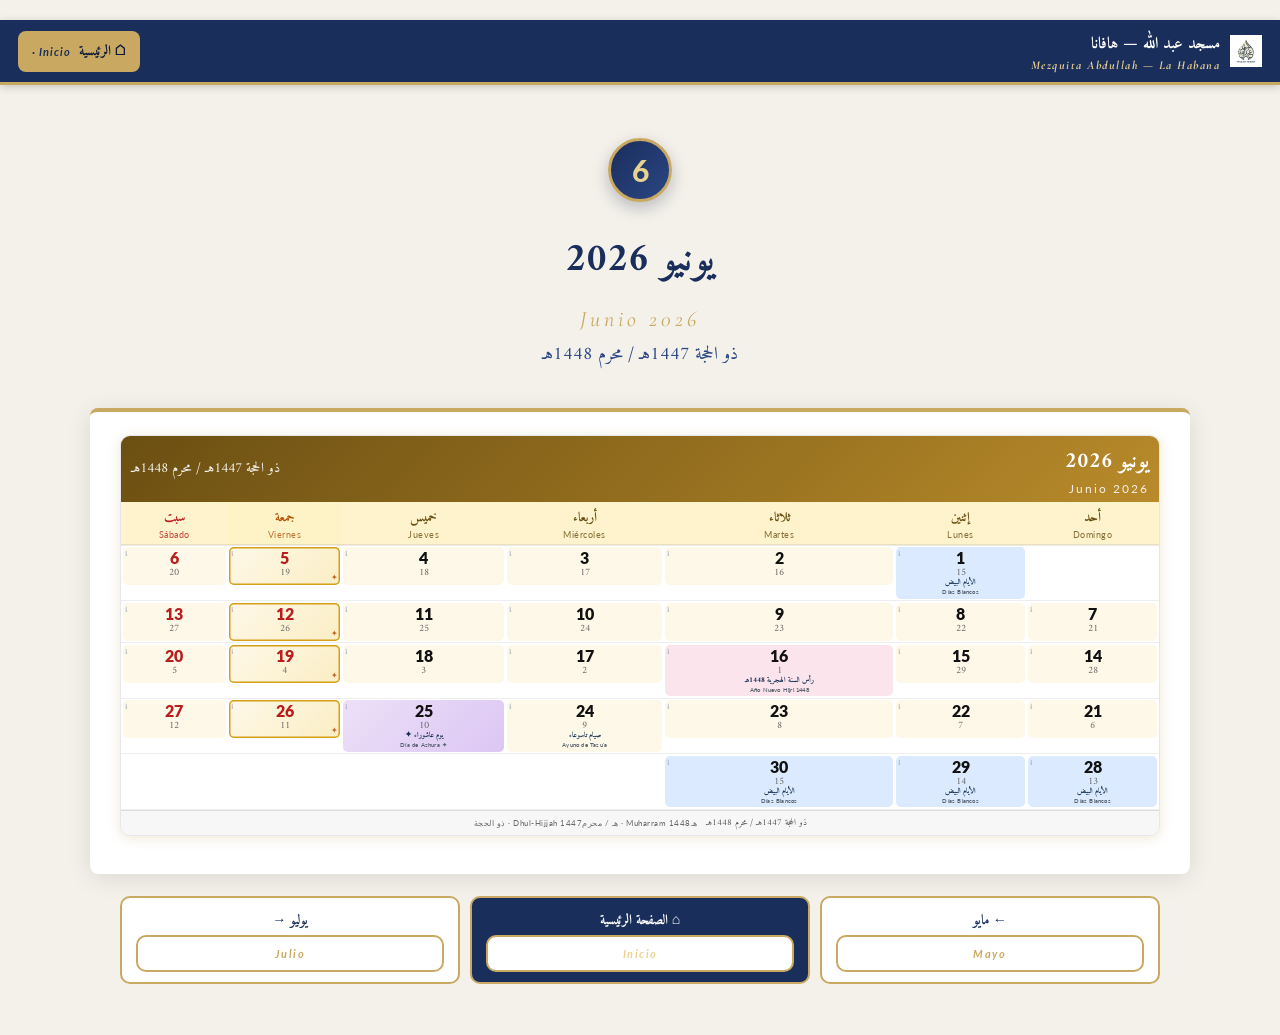
<file: june.html>
<!DOCTYPE html>
<html lang="ar" dir="rtl">
<head>
<meta charset="UTF-8">
<meta name="viewport" content="width=device-width, initial-scale=1.0">
<title>يونيو / Junio 2026 | مسجد عبد الله — هافانا | Mezquita Abdullah</title>
<link rel="icon" type="image/png" href="logo.png">
<link rel="preconnect" href="https://fonts.googleapis.com">
<link rel="preconnect" href="https://fonts.gstatic.com" crossorigin>
<link href="https://fonts.googleapis.com/css2?family=Amiri:ital,wght@0,400;0,700;1,400&family=Scheherazade+New:wght@400;600;700&family=Lato:wght@300;400;700;900&family=Cormorant+Garamond:ital,wght@0,400;0,600;0,700;1,400&display=swap" rel="stylesheet">
<style>

* { margin: 0; padding: 0; box-sizing: border-box; }
html, body {
  background: #e8eaed;
  font-family: 'Amiri', 'Scheherazade New', 'Lato', serif;
  color: #1a1a1a;
  direction: rtl;
}
body { padding: 20px 0; }

/* ========== PAGE ========== */
.page {
  width: 420mm;
  min-height: 297mm;
  background: #fff;
  margin: 0 auto 20px;
  padding: 10mm;
  page-break-after: always;
  box-shadow: 0 4px 20px rgba(0,0,0,0.12);
  position: relative;
  overflow: hidden;
}

/* ========== COVER PAGE ========== */
.cover-page {
  background:
    radial-gradient(ellipse at top, #1a3a6c 0%, #0d2b4e 50%, #061a30 100%);
  color: #f7e9c4;
  display: flex;
  flex-direction: column;
  align-items: center;
  justify-content: center;
  text-align: center;
  padding: 30mm 20mm;
}
.cover-page::before {
  content: "";
  position: absolute; inset: 8mm;
  border: 3px double #c9a45c;
  border-radius: 6px;
  pointer-events: none;
  box-shadow: inset 0 0 0 2px rgba(201,164,92,0.25);
}
.cover-page::after {
  content: "";
  position: absolute; inset: 0;
  background:
    repeating-linear-gradient(45deg, transparent 0 18px, rgba(201,164,92,0.04) 18px 19px),
    repeating-linear-gradient(-45deg, transparent 0 18px, rgba(201,164,92,0.04) 18px 19px);
  pointer-events: none;
}
.cover-inner { position: relative; z-index: 2; max-width: 320mm; }
.basmala {
  font-family: 'Amiri', serif;
  font-size: 36px;
  color: #f3d27a;
  margin-bottom: 18mm;
  text-shadow: 0 2px 8px rgba(0,0,0,0.4);
}
.cover-crescent {
  font-size: 78px;
  color: #f0c860;
  margin-bottom: 6mm;
  filter: drop-shadow(0 4px 12px rgba(240,200,96,0.4));
}
.cover-mosque-ar {
  font-family: 'Amiri', serif;
  font-size: 76px;
  font-weight: 700;
  color: #fff;
  letter-spacing: 4px;
  text-shadow: 0 4px 14px rgba(0,0,0,0.5);
  margin-bottom: 6mm;
  line-height: 1.1;
}
.cover-mosque-es {
  font-family: 'Cormorant Garamond', serif;
  font-size: 44px;
  font-weight: 600;
  color: #f3d27a;
  letter-spacing: 6px;
  font-style: italic;
  direction: ltr;
  margin-bottom: 14mm;
}
.cover-divider {
  width: 220mm;
  height: 28px;
  margin: 6mm auto 12mm;
  background:
    linear-gradient(to right, transparent, #c9a45c 20%, #c9a45c 80%, transparent);
  -webkit-mask: radial-gradient(circle at center, transparent 8px, #000 9px),
                linear-gradient(#000,#000);
  -webkit-mask-composite: source-over;
  mask: radial-gradient(circle at center, transparent 8px, #000 9px),
        linear-gradient(#000,#000);
  position: relative;
}
.cover-divider::before, .cover-divider::after {
  content: "✦";
  position: absolute; top: 0;
  color: #f0c860; font-size: 22px;
}
.cover-divider::before { left: -2mm; }
.cover-divider::after { right: -2mm; }
.cover-title-ar {
  font-family: 'Amiri', serif;
  font-size: 48px;
  font-weight: 700;
  color: #f7e9c4;
  margin-bottom: 4mm;
  letter-spacing: 2px;
}
.cover-title-es {
  font-family: 'Cormorant Garamond', serif;
  font-size: 30px;
  font-weight: 500;
  color: #d4b475;
  font-style: italic;
  direction: ltr;
  margin-bottom: 16mm;
}
.cover-year {
  font-family: 'Lato', sans-serif;
  font-size: 120px;
  font-weight: 900;
  color: #fff;
  line-height: 1;
  letter-spacing: 12px;
  text-shadow: 0 6px 20px rgba(0,0,0,0.5);
  margin: 8mm 0;
}
.cover-hijri {
  font-family: 'Amiri', serif;
  font-size: 32px;
  color: #f0c860;
  font-weight: 700;
  letter-spacing: 3px;
  margin-bottom: 20mm;
}
.cover-location {
  font-family: 'Cormorant Garamond', serif;
  font-size: 20px;
  color: #d4b475;
  direction: ltr;
  font-style: italic;
  letter-spacing: 4px;
}
.cover-location .sep { margin: 0 8px; color: #c9a45c; }

/* ========== CALENDAR PAGES HEADER ========== */
.page-header {
  background: linear-gradient(135deg, #0d2b4e 0%, #1a4a7a 50%, #0d2b4e 100%);
  color: #fff;
  padding: 5mm 8mm;
  border-radius: 10px;
  margin-bottom: 5mm;
  display: flex;
  align-items: center;
  justify-content: space-between;
  position: relative;
  overflow: hidden;
}
.page-header::before {
  content: "";
  position: absolute; inset: 0;
  background: repeating-linear-gradient(45deg, transparent 0 20px, rgba(201,164,92,0.06) 20px 21px);
}
.ph-mosque { display: flex; flex-direction: column; gap: 2px; position: relative; z-index: 2; }
.ph-mosque-ar { font-family: 'Amiri', serif; font-size: 26px; font-weight: 700; color: #f7e9c4; letter-spacing: 2px; }
.ph-mosque-es { font-family: 'Cormorant Garamond', serif; font-size: 16px; color: #d4b475; direction: ltr; font-style: italic; letter-spacing: 3px; }
.ph-section { display: flex; flex-direction: column; gap: 2px; text-align: center; position: relative; z-index: 2; }
.ph-section-ar { font-family: 'Amiri', serif; font-size: 28px; font-weight: 700; color: #fff; }
.ph-section-es { font-family: 'Lato', sans-serif; font-size: 14px; color: #f0c860; direction: ltr; letter-spacing: 4px; font-weight: 300; }
.ph-year { font-family: 'Lato', sans-serif; font-size: 28px; font-weight: 900; color: #f0c860; letter-spacing: 3px; position: relative; z-index: 2; }

/* ========== MONTHS GRID (4 per page) ========== */
.months-grid-4 {
  display: grid;
  grid-template-columns: repeat(2, 1fr);
  grid-template-rows: repeat(2, 1fr);
  gap: 5mm;
  height: calc(297mm - 32mm);
}

.month-block {
  border-radius: 10px;
  overflow: hidden;
  box-shadow: 0 2px 10px rgba(0,0,0,0.10);
  border: 2px solid #d8d8d8;
  background: #fff;
  display: flex;
  flex-direction: column;
}
.month-block.sacred {
  border-color: #c9a45c;
  box-shadow: 0 2px 12px rgba(201,164,92,0.25);
}
.month-block.ramadan {
  border-color: #15803d;
  box-shadow: 0 2px 12px rgba(21,128,61,0.20);
}

.month-head {
  padding: 6px 10px;
  text-align: center;
  display: flex;
  align-items: center;
  justify-content: space-between;
}
.month-block:not(.sacred):not(.ramadan) .month-head { background: linear-gradient(135deg, #0d2b4e, #1a5276); color: #fff; }
.month-block.sacred .month-head { background: linear-gradient(135deg, #6B4F12, #b88a2a); color: #fff; }
.month-block.ramadan .month-head { background: linear-gradient(135deg, #0f4c2a, #1a7a43); color: #fff; }
.month-greg-name { display: flex; flex-direction: column; align-items: flex-start; }
.month-greg-name .m-ar { font-family: 'Amiri', serif; font-size: 22px; font-weight: 700; }
.month-greg-name .m-es { font-family: 'Lato', sans-serif; font-size: 12px; font-weight: 400; opacity: 0.85; direction: ltr; letter-spacing: 2px; }
.month-hijri-name { text-align: left; }
.month-hijri-name .m-ar { font-family: 'Amiri', serif; font-size: 14px; opacity: 0.95; display: block; }

.cal-table { width: 100%; border-collapse: collapse; flex: 1; }
.cal-table th {
  padding: 4px 2px;
  text-align: center;
  font-size: 11px;
  font-weight: 700;
  border-bottom: 2px solid rgba(0,0,0,0.08);
  vertical-align: middle;
}
.cal-table th .wd-ar { font-family: 'Amiri', serif; font-size: 13px; display: block; }
.cal-table th .wd-es { font-family: 'Lato', sans-serif; font-size: 8.5px; font-weight: 400; opacity: 0.8; direction: ltr; letter-spacing: 0.5px; display: block; margin-top: 1px; }
.month-block:not(.sacred):not(.ramadan) .cal-table th { background: #e8f0f8; color: #0d2b4e; }
.month-block.sacred .cal-table th { background: #fef3cd; color: #6B4F12; }
.month-block.ramadan .cal-table th { background: #d4edda; color: #0f4c2a; }
.cal-table th.fri { color: #b45309 !important; background: #fef3c7 !important; }
.cal-table th.sat { color: #b91c1c !important; }

.cal-table td {
  padding: 1.5px;
  text-align: center;
  vertical-align: top;
  border-bottom: 0.5px solid #eee;
}

.day-cell {
  display: flex;
  flex-direction: column;
  align-items: center;
  border-radius: 5px;
  padding: 3px 2px;
  min-height: 38px;
  position: relative;
  cursor: pointer;
  transition: transform 0.12s ease, box-shadow 0.12s ease;
}
.day-cell:hover {
  transform: translateY(-1px);
  box-shadow: 0 3px 10px rgba(0,0,0,0.18);
  z-index: 5;
}
.info-dot {
  position: absolute;
  top: 1px;
  inset-inline-end: 2px;
  font-size: 7px;
  color: #94a3b8;
  opacity: 0.6;
}
.day-cell:hover .info-dot { color: #0d2b4e; opacity: 1; }

.g-num { font-family: 'Lato', sans-serif; font-size: 16px; font-weight: 800; line-height: 1; color: #111; }
.h-num { font-family: 'Amiri', serif; font-size: 10px; color: #666; line-height: 1.1; margin-top: 1px; }
.ev-label {
  font-size: 7px;
  line-height: 1.15;
  text-align: center;
  font-weight: 600;
  max-width: 99%;
  margin-top: 1px;
}
.ev-ar { font-family: 'Amiri', serif; font-size: 7.5px; color: #0d2b4e; }
.ev-es { font-family: 'Lato', sans-serif; font-size: 6px; color: #4b5563; direction: ltr; opacity: 0.9; letter-spacing: 0.2px; }
.ev-label.mini { font-size: 6.5px; }

/* Day type backgrounds */
.dc-eid        { background: linear-gradient(135deg, #ffd966, #ffe88a) !important; }
.dc-eid2       { background: #fff3a0 !important; }
.dc-holy       { background: linear-gradient(135deg, #ede0f8, #dcc6f3) !important; }
.dc-fast-start { background: #c6f0d3 !important; }
.dc-arafah     { background: linear-gradient(135deg, #b7f3c4, #88e0a0) !important; }
.dc-ramadan    { background: #edf7ed; }
.dc-sacred     { background: #fef8e8; }
.dc-white      { background: #dbeafe !important; }
.dc-new-year   { background: #fce4ec !important; }

/* Friday highlight (gold frame) — applied on top */
.day-cell.is-friday {
  background: linear-gradient(135deg, #fef9e7, #fdf2c1);
  box-shadow: inset 0 0 0 1.5px #d4a017;
}
.day-cell.is-friday::after {
  content: "✦";
  position: absolute;
  bottom: 0px; inset-inline-start: 2px;
  color: #b45309;
  font-size: 8px;
  opacity: 0.85;
}
/* Friday + Ramadan etc keep their own bg via specificity (Friday adds frame only) */
.day-cell.is-friday.dc-ramadan { background: linear-gradient(135deg, #edf7ed, #d6f0d6); }
.day-cell.is-friday.dc-sacred  { background: linear-gradient(135deg, #fef8e8, #fbeec4); }
.day-cell.is-friday.dc-white   { background: linear-gradient(135deg, #dbeafe, #c5e0ff); }

/* Last ten Ramadan — deep emerald glow */
.day-cell.is-last10 {
  background: linear-gradient(135deg, #047857, #065f46) !important;
  color: #fff !important;
  box-shadow: inset 0 0 0 1.5px #fbbf24, 0 0 8px rgba(4,120,87,0.45);
}
.day-cell.is-last10 .g-num { color: #fff !important; }
.day-cell.is-last10 .h-num { color: #fde68a !important; }
.day-cell.is-last10 .ev-ar { color: #fef3c7 !important; }
.day-cell.is-last10 .ev-es { color: #fef3c7 !important; }
.day-cell.is-last10 .info-dot { color: #fde68a !important; opacity: 1; }
/* Laylat al-Qadr override */
.day-cell.is-last10.dc-holy {
  background: linear-gradient(135deg, #5b21b6, #7c3aed) !important;
  box-shadow: inset 0 0 0 2px #fbbf24, 0 0 12px rgba(124,58,237,0.5);
}

/* Ten Dhul-Hijjah — warm gold→green */
.day-cell.is-tendh {
  background: linear-gradient(135deg, #b8923a, #16a34a) !important;
  color: #fff !important;
  box-shadow: inset 0 0 0 1.5px #fde68a, 0 0 6px rgba(184,146,58,0.40);
}
.day-cell.is-tendh .g-num { color: #fff !important; }
.day-cell.is-tendh .h-num { color: #fef3c7 !important; }
.day-cell.is-tendh .ev-ar, .day-cell.is-tendh .ev-es { color: #fffbeb !important; }
.day-cell.is-tendh .info-dot { color: #fff !important; opacity: 1; }
/* Arafah / Adha keep their special background */
.day-cell.is-tendh.dc-arafah { background: linear-gradient(135deg, #15803d, #16a34a) !important; box-shadow: inset 0 0 0 2px #fbbf24, 0 0 10px rgba(22,163,74,0.5); }
.day-cell.is-tendh.dc-eid { background: linear-gradient(135deg, #d4a017, #ffd700) !important; color: #5b3a00 !important; box-shadow: inset 0 0 0 2px #92400e, 0 0 10px rgba(212,160,23,0.5); }
.day-cell.is-tendh.dc-eid .g-num { color: #5b3a00 !important; }
.day-cell.is-tendh.dc-eid .h-num { color: #7c3a00 !important; }
.day-cell.is-tendh.dc-eid .ev-ar, .day-cell.is-tendh.dc-eid .ev-es { color: #5b3a00 !important; }

.fri .g-num, .sat .g-num { color: #b91c1c; }

.month-footer {
  background: #f7f7f7;
  text-align: center;
  padding: 4px 6px;
  font-size: 9px;
  color: #555;
  border-top: 1px solid #ddd;
  display: flex;
  justify-content: center;
  align-items: center;
  gap: 8px;
}
.month-footer .ftr-es { font-family: 'Lato', sans-serif; direction: ltr; font-size: 8px; opacity: 0.85; letter-spacing: 0.5px; }

.page-footer {
  position: absolute;
  bottom: 4mm;
  left: 10mm;
  right: 10mm;
  text-align: center;
  font-size: 10px;
  color: #6b7280;
  padding-top: 4px;
  border-top: 1px solid #e5e7eb;
  display: flex;
  align-items: center;
  justify-content: center;
  gap: 8px;
  font-family: 'Amiri', 'Lato', serif;
}
.page-footer .dot { color: #c9a45c; }

/* ========== MODAL ========== */
.modal-overlay {
  position: fixed;
  inset: 0;
  background: rgba(10,20,40,0.65);
  backdrop-filter: blur(4px);
  -webkit-backdrop-filter: blur(4px);
  display: none;
  align-items: center;
  justify-content: center;
  z-index: 1000;
  padding: 20px;
  /* السماح بالتمرير على overlay عندما يكون المحتوى أطول من الشاشة */
  overflow-y: auto;
  -webkit-overflow-scrolling: touch;
  overscroll-behavior: contain;
}
.modal-overlay.active { display: flex; }
.modal {
  background: #fff;
  width: min(420px, 100%);
  max-height: 85vh;
  /* استخدام dvh عند توفره للتعامل مع شريط المتصفح المتحرك على الهاتف */
  max-height: 85dvh;
  display: flex;
  flex-direction: column;
  border-radius: 16px;
  border: 3px solid #c9a45c;
  box-shadow: 0 20px 60px rgba(0,0,0,0.4);
  position: relative;
  overflow: hidden; /* الحفاظ على الحواف المستديرة */
  animation: modalIn 0.25s ease-out;
  /* منع backdrop-filter من إفساد التمرير للعناصر الداخلية */
  will-change: transform, opacity;
}
@keyframes modalIn {
  from { opacity: 0; transform: translateY(20px) scale(0.96); }
  to { opacity: 1; transform: translateY(0) scale(1); }
}
.modal-header {
  background: linear-gradient(135deg, #0d2b4e, #1a4a7a);
  color: #fff;
  padding: 20px 28px;
  padding-inline-end: 60px; /* مساحة لزر الإغلاق */
  border-radius: 13px 13px 0 0;
  position: relative;
  flex-shrink: 0; /* الهيدر ثابت لا يُضغط */
}
.modal-close {
  position: absolute;
  top: 12px;
  inset-inline-end: 14px;
  width: 36px; height: 36px;
  border-radius: 50%;
  background: rgba(255,255,255,0.2);
  border: 1.5px solid rgba(255,255,255,0.3);
  color: #fff;
  font-size: 22px;
  cursor: pointer;
  display: flex; align-items: center; justify-content: center;
  transition: background 0.15s;
  z-index: 5;
  -webkit-tap-highlight-color: transparent;
  touch-action: manipulation;
}
.modal-close:hover { background: rgba(255,255,255,0.3); }
.modal-date-line {
  font-family: 'Lato', sans-serif;
  font-size: 14px;
  color: #f0c860;
  letter-spacing: 2px;
  margin-bottom: 4px;
}
.modal-title-ar { font-family: 'Amiri', serif; font-size: 28px; font-weight: 700; margin-bottom: 4px; }
.modal-title-es { font-family: 'Cormorant Garamond', serif; font-size: 18px; color: #d4b475; direction: ltr; font-style: italic; letter-spacing: 2px; }
.modal-section { margin-bottom: 18px; }
.modal-section h4 {
  font-family: 'Amiri', serif;
  font-size: 15px;
  color: #0d2b4e;
  margin-bottom: 6px;
  padding-bottom: 4px;
  border-bottom: 2px solid #c9a45c;
  display: inline-block;
}
.modal-section .es-label { font-family: 'Lato', sans-serif; font-size: 11px; color: #6b7280; direction: ltr; margin-left: 6px; }
.modal-section p.ar { font-family: 'Amiri', serif; font-size: 18px; line-height: 1.8; color: #1f2937; }
.modal-section p.es { font-family: 'Lato', sans-serif; font-size: 14px; line-height: 1.6; color: #374151; direction: ltr; text-align: left; margin-top: 8px; padding-inline-start: 12px; border-inline-start: 3px solid #c9a45c; }
/* جسم النافذة هو المنطقة القابلة للتمرير */
.modal-body {
  padding: 22px 28px;
  overflow-y: auto;
  -webkit-overflow-scrolling: touch;
  overscroll-behavior: contain;
  flex: 1 1 auto;
  min-height: 0; /* مهم لـ flex children حتى يعمل scroll */
}
.modal-footer {
  flex-shrink: 0;
}
.modal-quote {
  background: linear-gradient(135deg, #fef9e7, #fef3c7);
  border-radius: 10px;
  padding: 18px 22px;
  border: 1.5px solid #d4a017;
  margin-top: 10px;
}
.modal-quote .q-ar {
  font-family: 'Amiri', serif;
  font-size: 22px;
  line-height: 1.9;
  color: #5b3a00;
  text-align: center;
  font-weight: 600;
}
.modal-quote .q-es {
  font-family: 'Cormorant Garamond', serif;
  font-size: 15px;
  line-height: 1.55;
  color: #6b4f12;
  direction: ltr;
  text-align: center;
  font-style: italic;
  margin-top: 10px;
  padding-top: 10px;
  border-top: 1px dashed #d4a017;
}
.modal-quote .q-ref {
  font-family: 'Lato', sans-serif;
  font-size: 12px;
  color: #92400e;
  text-align: center;
  margin-top: 8px;
  letter-spacing: 1px;
}
.modal-footer {
  padding: 14px 28px;
  text-align: center;
  font-family: 'Amiri', serif;
  font-size: 13px;
  color: #6b7280;
  border-top: 1px solid #e5e7eb;
}
.modal-footer .es { font-family: 'Lato', sans-serif; font-size: 11px; direction: ltr; color: #9ca3af; }

/* ========== COMPACT LEGEND (under calendar) ========== */
.legend-compact {
  margin-top: 3mm;
  padding: 2.5mm 3mm;
  background: linear-gradient(135deg, #f8fafc, #f1f5f9);
  border-radius: 6px;
  border: 1px solid #e2e8f0;
}
.legend-title-small {
  text-align: center;
  font-family: 'Amiri', serif;
  font-size: 11px;
  font-weight: 700;
  color: #0d2b4e;
  margin-bottom: 2mm;
}
.legend-grid-small {
  display: flex;
  flex-wrap: wrap;
  gap: 1.2mm 2.5mm;
  justify-content: center;
}
.legend-chip {
  display: inline-flex;
  align-items: center;
  gap: 3px;
  padding: 1.5px 5px;
  border-radius: 14px;
  border: 1px solid #cbd5e1;
  background: #fff;
  font-size: 8px;
}
.legend-chip .swatch {
  width: 8px;
  height: 8px;
  border-radius: 2px;
  flex-shrink: 0;
  border: 1px solid rgba(0,0,0,0.15);
}
.legend-chip .swatch.dc-eid { background: linear-gradient(135deg, #ffd966, #ffe88a); }
.legend-chip .swatch.dc-eid2 { background: #fff3a0; }
.legend-chip .swatch.dc-holy { background: linear-gradient(135deg, #ede0f8, #dcc6f3); }
.legend-chip .swatch.dc-fast-start { background: #c6f0d3; }
.legend-chip .swatch.dc-arafah { background: linear-gradient(135deg, #b7f3c4, #88e0a0); }
.legend-chip .swatch.dc-ramadan { background: #edf7ed; }
.legend-chip .swatch.dc-sacred { background: #fef8e8; }
.legend-chip .swatch.dc-white { background: #dbeafe; }
.legend-chip .swatch.dc-new-year { background: #fce4ec; }
.legend-chip .swatch.is-friday { background: linear-gradient(135deg, #fef9e7, #fdf2c1); box-shadow: inset 0 0 0 1px #d4a017; }
.legend-chip .swatch.is-last10 { background: linear-gradient(135deg, #047857, #065f46); }
.legend-chip .swatch.is-tendh { background: linear-gradient(135deg, #b8923a, #16a34a); }
.legend-chip .text {
  font-family: 'Amiri', serif;
  font-size: 8px;
  color: #334155;
  white-space: nowrap;
}

/* ========== COMPACT EVENTS TABLE ========== */
.events-page {
  background: #fff;
  padding: 5mm 6mm;
  max-height: 100mm;
}
.events-title {
  text-align: center;
  font-family: 'Amiri', serif;
  font-size: 16px;
  font-weight: 700;
  color: #0d2b4e;
  margin-bottom: 1mm;
  letter-spacing: 1px;
}
.events-subtitle {
  text-align: center;
  font-family: 'Cormorant Garamond', serif;
  font-size: 10px;
  color: #c9a45c;
  direction: ltr;
  font-style: italic;
  letter-spacing: 1.5px;
  margin-bottom: 3mm;
}
.events-table-wrap { overflow-x: auto; max-width: 92%; margin: 0 auto; }
.events-table {
  width: 100%;
  border-collapse: collapse;
  font-family: 'Amiri', 'Lato', serif;
  font-size: 9px;
  table-layout: fixed;
}
.events-table th {
  background: linear-gradient(135deg, #0d2b4e, #1a4a7a);
  color: #fff;
  padding: 4px 3px;
  text-align: center;
  font-family: 'Amiri', serif;
  font-size: 10px;
  font-weight: 700;
  border: 1px solid #0d2b4e;
}
.events-table th .es { font-family: 'Lato', sans-serif; font-size: 7px; font-weight: 400; opacity: 0.85; direction: ltr; display: block; margin-top: 1px; letter-spacing: 0.3px; }
.events-table td {
  padding: 3px 3px;
  border: 1px solid #e5e7eb;
  text-align: center;
  vertical-align: middle;
}
.events-table tr:nth-child(even) { background: #f8fafc; }
.events-table tr:hover { background: #eef6ff; }
.events-table .ev-name-ar { font-family: 'Amiri', serif; font-size: 10px; font-weight: 700; color: #0d2b4e; }
.events-table .ev-name-es { font-family: 'Lato', sans-serif; font-size: 8px; color: #6b7280; direction: ltr; display: block; margin-top: 1px; }
.events-table .date-greg { font-family: 'Lato', sans-serif; font-size: 9px; color: #374151; direction: ltr; }
.events-table .date-hijri { font-family: 'Amiri', serif; font-size: 9px; color: #92400e; }
.events-table col:first-child { width: 44%; }
.events-table col:nth-child(2) { width: 28%; }
.events-table col:nth-child(3) { width: 28%; }

/* ========== MODAL MOBILE FIXES ========== */
@media (max-width: 640px) {
  /* تعطيل blur على الهاتف (يسبب lag ومشاكل تمرير على iOS/Android القديم) */
  .modal-overlay {
    padding: 10px;
    align-items: flex-start; /* لصق بالأعلى لتجنب قطع المحتوى الطويل */
    justify-content: center;
    backdrop-filter: none;
    -webkit-backdrop-filter: none;
    background: rgba(10,20,40,0.78);
    /* استخدام dvh لتجنب مشاكل شريط العنوان المتحرك */
    height: 100vh;
    height: 100dvh;
    overflow-y: auto;
    -webkit-overflow-scrolling: touch;
    overscroll-behavior: contain;
    /* تجنب إيماءات التمرير في الخلفية */
    touch-action: pan-y;
  }
  .modal-overlay.active {
    display: flex;
  }
  .modal {
    width: 100%;
    max-width: 460px;
    margin: 12px auto;
    /* الارتفاع الأقصى: استخدام dvh لتفادي قفز شريط المتصفح */
    max-height: calc(100dvh - 24px);
    max-height: calc(100vh - 24px); /* fallback */
    border-radius: 14px;
    border-width: 2px;
    position: relative;
    /* مهم: نضمن أن العنصر لا يتأثر بـ transform بعد انتهاء الأنيميشن */
    display: flex;
    flex-direction: column;
    overflow: hidden;
  }
  /* استخدام dvh في المتصفحات الحديثة فقط */
  @supports (height: 100dvh) {
    .modal { max-height: calc(100dvh - 24px); }
  }
  .modal-header {
    padding: 14px 18px;
    padding-inline-end: 54px;
    border-radius: 12px 12px 0 0;
    flex-shrink: 0;
  }
  .modal-close {
    width: 38px; height: 38px;       /* أكبر للضغط السهل (≥ 38px) */
    font-size: 20px;
    top: 8px;
    inset-inline-end: 8px;
    background: rgba(255,255,255,0.28);
    border: 1.5px solid rgba(255,255,255,0.45);
    box-shadow: 0 2px 6px rgba(0,0,0,0.25);
  }
  .modal-date-line { font-size: 11px; letter-spacing: 1px; }
  .modal-title-ar { font-size: 20px; }
  .modal-title-es { font-size: 14px; }
  .modal-body {
    padding: 14px 18px 18px;
    overflow-y: auto;
    -webkit-overflow-scrolling: touch;
    overscroll-behavior: contain;
    flex: 1 1 auto;
    min-height: 0;
  }
  .modal-section { margin-bottom: 12px; }
  .modal-section h4 { font-size: 13px; }
  .modal-section p.ar { font-size: 15px; }
  .modal-section p.es { font-size: 12px; }
  .modal-quote { padding: 12px 14px; }
  .modal-quote .q-ar { font-size: 16px; line-height: 1.85; }
  .modal-quote .q-es { font-size: 13px; }
  .modal-footer {
    padding: 10px 18px;
    font-size: 11px;
    flex-shrink: 0;
  }
}

/* === تحسين الوضع الأفقي (Landscape) على الهاتف === */
@media (max-width: 900px) and (orientation: landscape) and (max-height: 500px) {
  .modal-overlay { padding: 6px; align-items: flex-start; }
  .modal {
    max-height: calc(100dvh - 12px);
    max-height: calc(100vh - 12px);
    margin: 6px auto;
  }
  .modal-header { padding: 10px 16px; padding-inline-end: 50px; }
  .modal-title-ar { font-size: 18px; margin-bottom: 2px; }
  .modal-title-es { font-size: 12px; }
  .modal-date-line { font-size: 10px; margin-bottom: 2px; }
  .modal-close { width: 34px; height: 34px; font-size: 18px; top: 6px; inset-inline-end: 6px; }
  .modal-body { padding: 10px 16px; }
  .modal-section { margin-bottom: 10px; }
  .modal-quote { padding: 10px 12px; }
  .modal-footer { padding: 8px 16px; }
}

/* === دعم الشاشات الصغيرة جداً === */
@media (max-width: 360px) {
  .modal-header { padding: 12px 14px; padding-inline-end: 50px; }
  .modal-body { padding: 12px 14px; }
  .modal-title-ar { font-size: 18px; }
  .modal-section p.ar { font-size: 14px; }
  .modal-quote .q-ar { font-size: 15px; }
}

/* ========== PRINT ========== */
@media print {
  body { background: #fff; padding: 0; }
  .page { box-shadow: none; margin: 0; page-break-after: always; }
  .info-dot { display: none !important; }
  .modal-overlay { display: none !important; }
  .day-cell { cursor: default; }
  .day-cell:hover { transform: none; box-shadow: none; }
}

@page { size: A3 landscape; margin: 0; }


/* ===== New theme: navy + gold from mosque logo ===== */
:root{
  --navy:#1a2e5c;
  --navy-dark:#0d1a3a;
  --navy-light:#2a4684;
  --gold:#c9a961;
  --gold-light:#e8d28f;
  --cream:#fbf8f1;
}
html, body { background:#f4f1ea; }
/* Override cover gradients on new index */
.home-hero{
  background: linear-gradient(135deg, #ffffff 0%, #fbf8f1 60%, #f1eadb 100%);
  color: var(--navy);
  text-align:center;
  padding: 24mm 16mm 18mm;
  border-bottom: 4px solid var(--gold);
  position:relative;
}
.home-hero::before{
  content:""; position:absolute; inset: 5mm; pointer-events:none;
  border: 2px solid rgba(201,169,97,0.45); border-radius: 8px;
}
.home-logo{
  width: 160px; height: 160px; object-fit: contain;
  margin: 0 auto 6mm; display:block;
  filter: drop-shadow(0 6px 18px rgba(26,46,92,0.18));
}
.home-mosque-ar{
  font-family:'Amiri', serif; font-size: 44px; font-weight:700;
  color: var(--navy); letter-spacing: 3px; margin-bottom: 4mm;
}
.home-mosque-es{
  font-family:'Cormorant Garamond', serif; font-size: 26px; font-weight:600;
  color: var(--gold); font-style: italic; letter-spacing: 4px;
  direction:ltr; margin-bottom: 6mm;
}
.home-title-ar{
  font-family:'Amiri', serif; font-size: 30px; color: var(--navy-dark);
  margin-bottom: 2mm;
}
.home-title-es{
  font-family:'Cormorant Garamond', serif; font-size: 18px; color: var(--navy-light);
  direction:ltr; letter-spacing: 3px; font-style:italic; margin-bottom: 4mm;
}
.home-year{
  font-family:'Lato', sans-serif; font-size: 42px; font-weight:900;
  color: var(--gold); letter-spacing: 8px;
}
.home-hijri{
  font-family:'Amiri', serif; font-size: 22px; color: var(--navy);
  margin-top: 2mm;
}

/* Notice banner */
.home-notice{
  margin: 8mm auto 4mm;
  max-width: 92%;
  background: linear-gradient(135deg, #fff9e6, #fef3c7);
  border: 2px solid var(--gold);
  border-radius: 10px;
  padding: 14px 20px;
  text-align:center;
  box-shadow: 0 4px 12px rgba(201,169,97,0.18);
}
.home-notice .ar{
  font-family:'Amiri', serif; font-size: 18px; font-weight:700;
  color: var(--navy-dark); display:block; margin-bottom: 4px;
}
.home-notice .es{
  font-family:'Lato', sans-serif; font-size: 13px; color: var(--navy);
  direction: ltr; display:block; font-style: italic;
}
.home-notice .icon{ font-size: 22px; color: var(--gold); margin: 0 6px; vertical-align:middle; }

/* Buttons grid */
.months-section{
  padding: 8mm 10mm 12mm;
  background: #fff;
}
.months-section-title{
  text-align:center;
  font-family:'Amiri', serif; font-size: 26px; font-weight:700;
  color: var(--navy); margin-bottom: 2mm;
}
.months-section-title-es{
  text-align:center;
  font-family:'Cormorant Garamond', serif; font-size: 15px;
  color: var(--gold); direction: ltr; letter-spacing: 3px;
  font-style:italic; margin-bottom: 8mm;
}
.months-buttons{
  display: grid;
  grid-template-columns: repeat(4, 1fr);
  gap: 14px;
  max-width: 980px;
  margin: 0 auto;
}
.month-btn{
  display:flex; flex-direction:column; align-items:center; justify-content:center;
  background: linear-gradient(135deg, var(--navy) 0%, var(--navy-light) 100%);
  color: #fff;
  text-decoration: none;
  border-radius: 12px;
  padding: 18px 10px;
  border: 2px solid var(--gold);
  box-shadow: 0 4px 12px rgba(13,26,58,0.25);
  transition: transform .18s ease, box-shadow .18s ease, background .18s ease;
  cursor: pointer;
  position: relative;
  overflow: hidden;
}
.month-btn::before{
  content: ""; position: absolute; top: 0; left: 0; right: 0; height: 4px;
  background: linear-gradient(90deg, transparent, var(--gold-light), transparent);
}
.month-btn:hover{
  transform: translateY(-3px);
  box-shadow: 0 10px 22px rgba(13,26,58,0.35);
  background: linear-gradient(135deg, var(--navy-light) 0%, var(--navy) 100%);
}
.month-btn .num{
  font-family:'Lato', sans-serif; font-size: 28px; font-weight: 900;
  color: var(--gold-light);
  background: rgba(0,0,0,0.18);
  width: 44px; height: 44px; border-radius: 50%;
  display: flex; align-items:center; justify-content:center;
  margin-bottom: 8px;
  border: 1.5px solid var(--gold);
}
.month-btn .ar{
  font-family:'Amiri', serif; font-size: 20px; font-weight:700;
  color: #fff; margin-bottom: 2px;
}
.month-btn .es{
  font-family:'Lato', sans-serif; font-size: 12px;
  color: var(--gold-light); direction: ltr; letter-spacing: 1.5px;
  text-transform: uppercase;
}

@media (max-width: 900px){
  .months-buttons{ grid-template-columns: repeat(3, 1fr); }
  .home-mosque-ar{ font-size: 32px; }
  .home-mosque-es{ font-size: 20px; }
  .home-logo{ width: 120px; height: 120px; }
}
@media (max-width: 560px){
  .months-buttons{ grid-template-columns: repeat(2, 1fr); }
  .home-hero{ padding: 14mm 6mm; }
  .home-mosque-ar{ font-size: 26px; }
  .home-year{ font-size: 32px; }
}

/* Month page header back-button */
.back-bar{
  background: var(--navy);
  color: #fff;
  padding: 10px 18px;
  display: flex; align-items: center; justify-content: space-between;
  gap: 12px;
  border-bottom: 3px solid var(--gold);
  position: sticky; top: 0; z-index: 50;
  box-shadow: 0 2px 8px rgba(0,0,0,0.18);
}
.back-bar .brand{
  display:flex; align-items:center; gap:10px;
  font-family:'Amiri', serif; font-weight:700; font-size: 16px;
}
.back-bar .brand img{ width: 32px; height: 32px; object-fit: contain; }
.back-bar .brand .es{
  font-family:'Cormorant Garamond', serif; font-style:italic;
  font-size: 12px; color: var(--gold-light); direction: ltr;
  display: block; letter-spacing: 1.5px;
}
.back-btn{
  background: var(--gold);
  color: var(--navy-dark);
  border: none;
  padding: 8px 14px;
  border-radius: 8px;
  font-family: 'Amiri', 'Lato', serif;
  font-weight: 700;
  font-size: 14px;
  cursor: pointer;
  text-decoration: none;
  display: inline-flex; align-items: center; gap: 8px;
  transition: transform .15s, background .15s;
}
.back-btn:hover{ background: var(--gold-light); transform: translateY(-1px); }
.back-btn .es{
  font-family:'Lato', sans-serif; font-style:italic;
  font-size: 11px; color: var(--navy); direction:ltr; letter-spacing:1px;
}

.month-page-title{
  text-align:center;
  padding: 14mm 10mm 4mm;
}
.month-page-title .num-badge{
  display:inline-flex; align-items:center; justify-content:center;
  width: 64px; height: 64px; border-radius: 50%;
  background: linear-gradient(135deg, var(--navy), var(--navy-light));
  color: var(--gold-light);
  font-family:'Lato', sans-serif; font-size: 30px; font-weight:900;
  border: 3px solid var(--gold);
  margin: 0 auto 6mm;
  box-shadow: 0 6px 16px rgba(13,26,58,0.25);
}
.month-page-title .ar{
  font-family:'Amiri', serif; font-size: 40px; font-weight:700;
  color: var(--navy); display:block; margin-bottom: 3mm;
}
.month-page-title .es{
  font-family:'Cormorant Garamond', serif; font-size: 22px;
  color: var(--gold); direction: ltr; letter-spacing: 4px;
  font-style: italic; display:block; margin-bottom: 2mm;
}
.month-page-title .hijri{
  font-family:'Amiri', serif; font-size: 18px; color: var(--navy-light);
  display:block;
}

/* Adjust single-month page wrapper */
.single-month-wrap{
  background: #fff;
  width: 100%;
  max-width: 1100px;
  margin: 6mm auto;
  padding: 6mm 8mm 10mm;
  box-shadow: 0 4px 24px rgba(0,0,0,0.10);
  border-radius: 8px;
  border-top: 4px solid var(--gold);
}
.single-month-wrap .month-block{
  break-inside: avoid;
  border: 1px solid #e5e7eb;
}

/* Inter-month navigation */
.month-nav{
  display:flex; justify-content:space-between; align-items:center;
  max-width: 1100px; margin: 6mm auto 8mm; padding: 0 8mm;
  gap: 10px;
}
.month-nav a, .month-nav span{
  flex: 1;
  text-align: center;
  background: #fff;
  border: 2px solid var(--gold);
  color: var(--navy);
  padding: 10px 14px;
  border-radius: 10px;
  text-decoration: none;
  font-family:'Amiri', serif;
  font-weight: 700;
  font-size: 14px;
  transition: background .15s, transform .15s;
}
.month-nav a:hover{ background: var(--gold-light); transform: translateY(-1px); }
.month-nav .home-link{
  background: var(--navy); color: #fff;
}
.month-nav .home-link:hover{ background: var(--navy-light); color: #fff; }
.month-nav .es{
  display:block; font-family:'Lato', sans-serif; font-size: 11px;
  direction: ltr; color: var(--gold); letter-spacing:1.5px;
  font-style: italic; margin-top: 2px;
}
.month-nav .home-link .es{ color: var(--gold-light); }
.month-nav span.disabled{ opacity: 0.4; cursor: not-allowed; background:#f3f4f6; }

/* Print: hide back-bar & nav buttons */
@media print {
  .back-bar, .month-nav, .home-notice { display: none !important; }
}

</style>
</head>
<body>

<div class="back-bar">
  <div class="brand">
    <img src="logo.png" alt="logo">
    <div>
      مسجد عبد الله — هافانا
      <span class="es">Mezquita Abdullah — La Habana</span>
    </div>
  </div>
  <a class="back-btn" href="index.html">⌂ الرئيسية <span class="es">· Inicio</span></a>
</div>

<div class="month-page-title">
  <div class="num-badge">6</div>
  <span class="ar">يونيو 2026</span>
  <span class="es">Junio 2026</span>
  <span class="hijri">ذو الحجة 1447هـ / محرم 1448هـ</span>
</div>

<div class="single-month-wrap">
  <div class="month-block sacred"><div class="month-head"><div class="month-greg-name"><span class="m-ar">يونيو 2026</span><span class="m-es">Junio 2026</span></div><div class="month-hijri-name"><span class="m-ar">ذو الحجة 1447هـ / محرم 1448هـ</span></div></div><table class="cal-table"><tr><th class=""><span class="wd-ar">أحد</span><span class="wd-es">Domingo</span></th><th class=""><span class="wd-ar">إثنين</span><span class="wd-es">Lunes</span></th><th class=""><span class="wd-ar">ثلاثاء</span><span class="wd-es">Martes</span></th><th class=""><span class="wd-ar">أربعاء</span><span class="wd-es">Miércoles</span></th><th class=""><span class="wd-ar">خميس</span><span class="wd-es">Jueves</span></th><th class="fri"><span class="wd-ar">جمعة</span><span class="wd-es">Viernes</span></th><th class="sat"><span class="wd-ar">سبت</span><span class="wd-es">Sábado</span></th></tr><tr><td></td><td><div class="day-cell dc-white" data-date="2026-06-01" data-info="white_days" data-weekday="1" data-g="1" data-h="15"><span class="info-dot">ℹ</span><span class="g-num">1</span><span class="h-num">15</span><span class="ev-label ev-ar">الأيام البيض</span><span class="ev-label ev-es">Días Blancos</span></div></td><td><div class="day-cell dc-sacred" data-date="2026-06-02" data-info="sacred_month" data-weekday="2" data-g="2" data-h="16"><span class="info-dot">ℹ</span><span class="g-num">2</span><span class="h-num">16</span></div></td><td><div class="day-cell dc-sacred" data-date="2026-06-03" data-info="sacred_month" data-weekday="3" data-g="3" data-h="17"><span class="info-dot">ℹ</span><span class="g-num">3</span><span class="h-num">17</span></div></td><td><div class="day-cell dc-sacred" data-date="2026-06-04" data-info="sacred_month" data-weekday="4" data-g="4" data-h="18"><span class="info-dot">ℹ</span><span class="g-num">4</span><span class="h-num">18</span></div></td><td><div class="day-cell dc-sacred fri is-friday" data-date="2026-06-05" data-info="friday" data-weekday="5" data-g="5" data-h="19"><span class="info-dot">ℹ</span><span class="g-num">5</span><span class="h-num">19</span></div></td><td><div class="day-cell dc-sacred sat" data-date="2026-06-06" data-info="sacred_month" data-weekday="6" data-g="6" data-h="20"><span class="info-dot">ℹ</span><span class="g-num">6</span><span class="h-num">20</span></div></td></tr><tr><td><div class="day-cell dc-sacred" data-date="2026-06-07" data-info="sacred_month" data-weekday="0" data-g="7" data-h="21"><span class="info-dot">ℹ</span><span class="g-num">7</span><span class="h-num">21</span></div></td><td><div class="day-cell dc-sacred" data-date="2026-06-08" data-info="sacred_month" data-weekday="1" data-g="8" data-h="22"><span class="info-dot">ℹ</span><span class="g-num">8</span><span class="h-num">22</span></div></td><td><div class="day-cell dc-sacred" data-date="2026-06-09" data-info="sacred_month" data-weekday="2" data-g="9" data-h="23"><span class="info-dot">ℹ</span><span class="g-num">9</span><span class="h-num">23</span></div></td><td><div class="day-cell dc-sacred" data-date="2026-06-10" data-info="sacred_month" data-weekday="3" data-g="10" data-h="24"><span class="info-dot">ℹ</span><span class="g-num">10</span><span class="h-num">24</span></div></td><td><div class="day-cell dc-sacred" data-date="2026-06-11" data-info="sacred_month" data-weekday="4" data-g="11" data-h="25"><span class="info-dot">ℹ</span><span class="g-num">11</span><span class="h-num">25</span></div></td><td><div class="day-cell dc-sacred fri is-friday" data-date="2026-06-12" data-info="friday" data-weekday="5" data-g="12" data-h="26"><span class="info-dot">ℹ</span><span class="g-num">12</span><span class="h-num">26</span></div></td><td><div class="day-cell dc-sacred sat" data-date="2026-06-13" data-info="sacred_month" data-weekday="6" data-g="13" data-h="27"><span class="info-dot">ℹ</span><span class="g-num">13</span><span class="h-num">27</span></div></td></tr><tr><td><div class="day-cell dc-sacred" data-date="2026-06-14" data-info="sacred_month" data-weekday="0" data-g="14" data-h="28"><span class="info-dot">ℹ</span><span class="g-num">14</span><span class="h-num">28</span></div></td><td><div class="day-cell dc-sacred" data-date="2026-06-15" data-info="sacred_month" data-weekday="1" data-g="15" data-h="29"><span class="info-dot">ℹ</span><span class="g-num">15</span><span class="h-num">29</span></div></td><td><div class="day-cell dc-new-year" data-date="2026-06-16" data-info="hijri_new_year" data-weekday="2" data-g="16" data-h="1"><span class="info-dot">ℹ</span><span class="g-num">16</span><span class="h-num">1</span><span class="ev-label ev-ar">رأس السنة الهجرية 1448هـ</span><span class="ev-label ev-es">Año Nuevo Hijri 1448</span></div></td><td><div class="day-cell dc-sacred" data-date="2026-06-17" data-info="sacred_month" data-weekday="3" data-g="17" data-h="2"><span class="info-dot">ℹ</span><span class="g-num">17</span><span class="h-num">2</span></div></td><td><div class="day-cell dc-sacred" data-date="2026-06-18" data-info="sacred_month" data-weekday="4" data-g="18" data-h="3"><span class="info-dot">ℹ</span><span class="g-num">18</span><span class="h-num">3</span></div></td><td><div class="day-cell dc-sacred fri is-friday" data-date="2026-06-19" data-info="friday" data-weekday="5" data-g="19" data-h="4"><span class="info-dot">ℹ</span><span class="g-num">19</span><span class="h-num">4</span></div></td><td><div class="day-cell dc-sacred sat" data-date="2026-06-20" data-info="sacred_month" data-weekday="6" data-g="20" data-h="5"><span class="info-dot">ℹ</span><span class="g-num">20</span><span class="h-num">5</span></div></td></tr><tr><td><div class="day-cell dc-sacred" data-date="2026-06-21" data-info="sacred_month" data-weekday="0" data-g="21" data-h="6"><span class="info-dot">ℹ</span><span class="g-num">21</span><span class="h-num">6</span></div></td><td><div class="day-cell dc-sacred" data-date="2026-06-22" data-info="sacred_month" data-weekday="1" data-g="22" data-h="7"><span class="info-dot">ℹ</span><span class="g-num">22</span><span class="h-num">7</span></div></td><td><div class="day-cell dc-sacred" data-date="2026-06-23" data-info="sacred_month" data-weekday="2" data-g="23" data-h="8"><span class="info-dot">ℹ</span><span class="g-num">23</span><span class="h-num">8</span></div></td><td><div class="day-cell dc-sacred" data-date="2026-06-24" data-info="tasua" data-weekday="3" data-g="24" data-h="9"><span class="info-dot">ℹ</span><span class="g-num">24</span><span class="h-num">9</span><span class="ev-label ev-ar">صيام تاسوعاء</span><span class="ev-label ev-es">Ayuno de Tasu&#x27;a</span></div></td><td><div class="day-cell dc-holy" data-date="2026-06-25" data-info="ashura" data-weekday="4" data-g="25" data-h="10"><span class="info-dot">ℹ</span><span class="g-num">25</span><span class="h-num">10</span><span class="ev-label ev-ar">يوم عاشوراء ✦</span><span class="ev-label ev-es">Día de Ashura ✦</span></div></td><td><div class="day-cell dc-sacred fri is-friday" data-date="2026-06-26" data-info="friday" data-weekday="5" data-g="26" data-h="11"><span class="info-dot">ℹ</span><span class="g-num">26</span><span class="h-num">11</span></div></td><td><div class="day-cell dc-sacred sat" data-date="2026-06-27" data-info="sacred_month" data-weekday="6" data-g="27" data-h="12"><span class="info-dot">ℹ</span><span class="g-num">27</span><span class="h-num">12</span></div></td></tr><tr><td><div class="day-cell dc-white" data-date="2026-06-28" data-info="white_days" data-weekday="0" data-g="28" data-h="13"><span class="info-dot">ℹ</span><span class="g-num">28</span><span class="h-num">13</span><span class="ev-label ev-ar">الأيام البيض</span><span class="ev-label ev-es">Días Blancos</span></div></td><td><div class="day-cell dc-white" data-date="2026-06-29" data-info="white_days" data-weekday="1" data-g="29" data-h="14"><span class="info-dot">ℹ</span><span class="g-num">29</span><span class="h-num">14</span><span class="ev-label ev-ar">الأيام البيض</span><span class="ev-label ev-es">Días Blancos</span></div></td><td><div class="day-cell dc-white" data-date="2026-06-30" data-info="white_days" data-weekday="2" data-g="30" data-h="15"><span class="info-dot">ℹ</span><span class="g-num">30</span><span class="h-num">15</span><span class="ev-label ev-ar">الأيام البيض</span><span class="ev-label ev-es">Días Blancos</span></div></td><td></td><td></td><td></td><td></td></tr></table><div class="month-footer"><span>ذو الحجة 1447هـ / محرم 1448هـ</span><span class="ftr-es">ذو الحجة · Dhul-Hijjah 1447هـ / محرم · Muharram 1448هـ</span></div></div>
</div>

<div class="month-nav">
  <a href="may.html">← مايو <span class="es">Mayo</span></a>
  <a class="home-link" href="index.html">⌂ الصفحة الرئيسية <span class="es">Inicio</span></a>
  <a href="july.html">يوليو → <span class="es">Julio</span></a>
</div>

<!-- Modal -->
<!-- ===================== MODAL ===================== -->
<div class="modal-overlay" id="dayModal" role="dialog" aria-modal="true" aria-labelledby="modalTitle">
  <div class="modal" role="document">
    <div class="modal-header">
      <button class="modal-close" id="modalClose" aria-label="إغلاق / Cerrar">✕</button>
      <div class="modal-date-line" id="modalDate">—</div>
      <div class="modal-title-ar" id="modalTitleAr">—</div>
      <div class="modal-title-es" id="modalTitleEs">—</div>
    </div>
    <div class="modal-body">
      <div class="modal-section">
        <h4>فضل اليوم <span class="es-label">· Virtud del día</span></h4>
        <p class="ar" id="modalVirtueAr">—</p>
        <p class="es" id="modalVirtueEs">—</p>
      </div>
      <div class="modal-section">
        <h4>من القرآن أو السنة <span class="es-label">· Del Corán o la Sunna</span></h4>
        <div class="modal-quote">
          <div class="q-ar" id="modalQuoteAr">—</div>
          <div class="q-es" id="modalQuoteEs">—</div>
          <div class="q-ref" id="modalQuoteRef">—</div>
        </div>
      </div>

<script>
const INFO = {"friday": {"title_ar": "يوم الجمعة - سيد الأيام", "title_es": "Viernes - El Señor de los Días", "virtue_ar": "يوم الجمعة سيّد الأيام عند الله، فيه ساعة لا يوافقها مسلم يدعو الله إلا استجاب له، وتُغفر فيه الذنوب من جمعة إلى جمعة.", "virtue_es": "El viernes es el mejor de los días ante Allah. En él hay una hora en que si un musulmán pide a Allah, Le será concedido; y los pecados son perdonados de un viernes a otro.", "quote_ar": "«خَيْرُ يَوْمٍ طَلَعَتْ عَلَيْهِ الشَّمْسُ يَوْمُ الْجُمُعَةِ، فِيهِ خُلِقَ آدَمُ، وَفِيهِ أُدْخِلَ الْجَنَّةَ، وَفِيهِ أُخْرِجَ مِنْهَا»", "quote_es": "«El mejor día sobre el que sale el sol es el viernes: en él fue creado Adán, en él entró al Paraíso y en él salió de él».", "ref": "رواه مسلم · Sahih Muslim"}, "white_days": {"title_ar": "الأيام البيض (13-14-15 من كل شهر هجري)", "title_es": "Días Blancos (13, 14, 15 de cada mes Hijri)", "virtue_ar": "صيام الأيام البيض من السنن المؤكدة عن النبي ﷺ، يعدل صيام ثلاثة أيام منها صيام الشهر، فإذا داومتَ عليها كان كصيام الدهر.", "virtue_es": "Ayunar los Días Blancos es una Sunna establecida del Profeta ﷺ. Tres días de ayuno equivalen a ayunar el mes; quien los mantiene es como si ayunara todo el año.", "quote_ar": "«صِيَامُ ثَلَاثَةِ أَيَّامٍ مِنْ كُلِّ شَهْرٍ صِيَامُ الدَّهْرِ، أَيَّامُ الْبِيضِ: صَبِيحَةَ ثَلَاثَ عَشْرَةَ، وَأَرْبَعَ عَشْرَةَ، وَخَمْسَ عَشْرَةَ»", "quote_es": "«Ayunar tres días de cada mes equivale a ayunar todo el tiempo: los días blancos, las mañanas del 13, 14 y 15».", "ref": "رواه النسائي · An-Nasa'i"}, "isra_miraj": {"title_ar": "ليلة الإسراء والمعراج", "title_es": "Al-Isra wal-Mi'raj (Viaje Nocturno y Ascensión)", "virtue_ar": "في هذه الليلة أَسْرَى الله بنبيه محمد ﷺ من المسجد الحرام إلى المسجد الأقصى، ثم عُرج به إلى السماوات العلا، وفُرضت في تلك الليلة الصلوات الخمس.", "virtue_es": "En esta noche Allah llevó a Su Profeta Muhammad ﷺ desde la Mezquita Sagrada hasta la Mezquita al-Aqsa, y luego lo elevó a los cielos. Fueron prescritas las cinco oraciones diarias.", "quote_ar": "{سُبْحَانَ الَّذِي أَسْرَى بِعَبْدِهِ لَيْلًا مِنَ الْمَسْجِدِ الْحَرَامِ إِلَى الْمَسْجِدِ الْأَقْصَى الَّذِي بَارَكْنَا حَوْلَهُ لِنُرِيَهُ مِنْ آيَاتِنَا}", "quote_es": "«¡Glorificado sea Quien hizo viajar de noche a Su siervo desde la Mezquita Sagrada hasta la Mezquita al-Aqsa, cuyos alrededores hemos bendecido, para mostrarle parte de Nuestros signos!»", "ref": "الإسراء: 1 · Corán 17:1"}, "nisf_shaban": {"title_ar": "ليلة النصف من شعبان", "title_es": "Mitad de Sha'ban", "virtue_ar": "ليلة مباركة يُستحب فيها الإكثار من الطاعة والاستغفار، وصيام يومها من جملة الأيام البيض المستحبة.", "virtue_es": "Una noche bendita en la que se recomienda multiplicar la adoración y el arrepentimiento, y ayunar el día como parte de los Días Blancos.", "quote_ar": "«إِنَّ اللَّهَ لَيَطَّلِعُ فِي لَيْلَةِ النِّصْفِ مِنْ شَعْبَانَ، فَيَغْفِرُ لِجَمِيعِ خَلْقِهِ، إِلَّا لِمُشْرِكٍ أَوْ مُشَاحِنٍ»", "quote_es": "«Allah desciende [con Su Misericordia] en la noche de la mitad de Sha'ban y perdona a toda Su creación, excepto al que asocia a otro con Él o al que guarda rencor».", "ref": "رواه ابن ماجه · Ibn Majah"}, "ramadan_start": {"title_ar": "أول شهر رمضان المبارك", "title_es": "Primer día del bendito mes de Ramadán", "virtue_ar": "يبدأ هنا شهر القرآن، شهر الصيام والقيام والرحمة والمغفرة والعتق من النار. تُفتح فيه أبواب الجنة وتُغلق أبواب النار وتُصفّد الشياطين.", "virtue_es": "Comienza el mes del Corán, del ayuno, las oraciones nocturnas, la misericordia, el perdón y la liberación del Fuego. Las puertas del Paraíso se abren, las del Infierno se cierran y los demonios son encadenados.", "quote_ar": "{شَهْرُ رَمَضَانَ الَّذِي أُنْزِلَ فِيهِ الْقُرْآنُ هُدًى لِلنَّاسِ وَبَيِّنَاتٍ مِنَ الْهُدَىٰ وَالْفُرْقَانِ}", "quote_es": "«El mes de Ramadán, en el cual fue revelado el Corán como guía para la humanidad y como pruebas claras de la guía y del criterio».", "ref": "البقرة: 185 · Corán 2:185"}, "ramadan": {"title_ar": "يوم من أيام رمضان المبارك", "title_es": "Día del bendito mes de Ramadán", "virtue_ar": "صيام رمضان ركن من أركان الإسلام، يُكفِّر الله به ما تقدم من الذنوب لمن صامه إيماناً واحتساباً، وتُضاعَف فيه الحسنات.", "virtue_es": "El ayuno de Ramadán es uno de los pilares del Islam; Allah perdona los pecados pasados de quien lo ayuna con fe y esperanza de recompensa, y las buenas acciones se multiplican.", "quote_ar": "«مَنْ صَامَ رَمَضَانَ إِيمَانًا وَاحْتِسَابًا غُفِرَ لَهُ مَا تَقَدَّمَ مِنْ ذَنْبِهِ»", "quote_es": "«Quien ayune Ramadán con fe y esperando la recompensa, sus pecados pasados serán perdonados».", "ref": "متفق عليه · Bukhari y Muslim"}, "last_ten_ramadan": {"title_ar": "العشر الأواخر من رمضان", "title_es": "Los últimos diez días de Ramadán", "virtue_ar": "أعظم عشرٍ في أعظم شهر؛ فيها ليلة القدر التي هي خير من ألف شهر. كان النبي ﷺ يجتهد فيها ما لا يجتهد في غيرها، ويعتكف فيها.", "virtue_es": "Los diez más grandes del mes más grande; en ellos está Laylat al-Qadr, mejor que mil meses. El Profeta ﷺ se esforzaba en ellos como en ningún otro momento y hacía i'tikaf (retiro).", "quote_ar": "«كَانَ النَّبِيُّ ﷺ إِذَا دَخَلَ الْعَشْرُ شَدَّ مِئْزَرَهُ، وَأَحْيَا لَيْلَهُ، وَأَيْقَظَ أَهْلَهُ»", "quote_es": "«Cuando comenzaban los últimos diez días, el Profeta ﷺ ceñía su cintura (para la adoración), pasaba la noche en vela y despertaba a su familia».", "ref": "متفق عليه · Bukhari y Muslim"}, "laylat_qadr": {"title_ar": "ليلة القدر", "title_es": "Laylat al-Qadr (Noche del Decreto)", "virtue_ar": "ليلة خير من ألف شهر، تتنزل فيها الملائكة والروح، يُغفر فيها للقائم إيماناً واحتساباً. تُلتمس في الوتر من العشر الأواخر.", "virtue_es": "Una noche mejor que mil meses; en ella descienden los ángeles y el Espíritu. Quien la pase en oración con fe y esperando la recompensa será perdonado. Se busca en las noches impares de los últimos diez.", "quote_ar": "{لَيْلَةُ الْقَدْرِ خَيْرٌ مِنْ أَلْفِ شَهْرٍ * تَنَزَّلُ الْمَلَائِكَةُ وَالرُّوحُ فِيهَا بِإِذْنِ رَبِّهِمْ مِنْ كُلِّ أَمْرٍ * سَلَامٌ هِيَ حَتَّىٰ مَطْلَعِ الْفَجْرِ}", "quote_es": "«La Noche del Decreto es mejor que mil meses. En ella descienden los ángeles y el Espíritu, con permiso de su Señor, para cumplir todo asunto. Es paz hasta el despuntar del alba».", "ref": "القدر: 3-5 · Corán 97:3-5"}, "eid_fitr": {"title_ar": "عيد الفطر المبارك", "title_es": "Eid al-Fitr Bendito", "virtue_ar": "أول أيام شوال، يوم فرحة المؤمنين بإتمام صيامهم. يُسنّ التكبير، والاغتسال، ولبس أحسن الثياب، وأداء صلاة العيد، وإخراج زكاة الفطر قبلها.", "virtue_es": "El primer día de Shawwal, día de alegría de los creyentes por completar su ayuno. Se recomienda el Takbir, el baño, vestir las mejores ropas, rezar la oración del Eid y dar el Zakat al-Fitr antes.", "quote_ar": "{وَلِتُكْمِلُوا الْعِدَّةَ وَلِتُكَبِّرُوا اللَّهَ عَلَىٰ مَا هَدَاكُمْ وَلَعَلَّكُمْ تَشْكُرُونَ}", "quote_es": "«Y para que completéis el número [de días] y para que glorifiquéis a Allah por haberos guiado, y para que seáis agradecidos».", "ref": "البقرة: 185 · Corán 2:185"}, "six_shawwal": {"title_ar": "ست من شوال", "title_es": "Seis días de Shawwal", "virtue_ar": "صيام ستة أيام من شوال بعد رمضان من السنن العظيمة، يعدل صيامُ رمضانَ معها صيامَ الدهر كله.", "virtue_es": "Ayunar seis días de Shawwal tras Ramadán es una gran Sunna; junto con el ayuno de Ramadán equivale al ayuno de todo el año.", "quote_ar": "«مَنْ صَامَ رَمَضَانَ ثُمَّ أَتْبَعَهُ سِتًّا مِنْ شَوَّالٍ كَانَ كَصِيَامِ الدَّهْرِ»", "quote_es": "«Quien ayune Ramadán y lo siga con seis días de Shawwal, es como si hubiera ayunado todo el tiempo».", "ref": "رواه مسلم · Sahih Muslim"}, "ten_dhulhijjah": {"title_ar": "عشر ذي الحجة", "title_es": "Los diez días de Dhul-Hijjah", "virtue_ar": "أفضل أيام الدنيا، أقسم الله بها في كتابه. العمل الصالح فيها أحب إلى الله من سواها. يُستحب فيها الصيام والذكر والتكبير والصدقة.", "virtue_es": "Los mejores días del mundo; Allah juró por ellos en Su Libro. Las buenas acciones en ellos son más amadas por Allah que en cualquier otro tiempo. Se recomiendan el ayuno, el dhikr, el Takbir y la caridad.", "quote_ar": "{وَالْفَجْرِ * وَلَيَالٍ عَشْرٍ} — «مَا مِنْ أَيَّامٍ الْعَمَلُ الصَّالِحُ فِيهِنَّ أَحَبُّ إِلَى اللَّهِ مِنْ هَذِهِ الْأَيَّامِ الْعَشْرِ»", "quote_es": "«¡Por el alba! ¡Y por las diez noches!» — «No hay días en que las buenas acciones sean más amadas por Allah que estos diez días».", "ref": "الفجر:1-2 · البخاري · Corán 89:1-2; Bukhari"}, "arafah": {"title_ar": "يوم عرفة", "title_es": "Día de Arafat", "virtue_ar": "أفضل أيام السنة، يوم إكمال الدين، يُكفّر الله بصيامه ذنوب سنتين: الماضية والآتية لغير الحاج. وفيه يباهي الله بأهل الموقف ملائكته.", "virtue_es": "El mejor día del año, día de la perfección del Dīn. Ayunarlo borra los pecados de dos años: el anterior y el siguiente, para quien no está en peregrinación. Allah se enorgullece de los peregrinos ante Sus ángeles.", "quote_ar": "«صِيَامُ يَوْمِ عَرَفَةَ، أَحْتَسِبُ عَلَى اللَّهِ أَنْ يُكَفِّرَ السَّنَةَ الَّتِي قَبْلَهُ وَالسَّنَةَ الَّتِي بَعْدَهُ»", "quote_es": "«El ayuno del día de Arafat — espero de Allah que borre los pecados del año anterior y del siguiente».", "ref": "رواه مسلم · Sahih Muslim"}, "eid_adha": {"title_ar": "عيد الأضحى المبارك", "title_es": "Eid al-Adha Bendito", "virtue_ar": "يوم النحر، أعظم أيام السنة عند الله. يُسنّ فيه التكبير وصلاة العيد والأضحية إحياءً لسنة إبراهيم عليه السلام.", "virtue_es": "El día del sacrificio, el más grande del año ante Allah. Se recomiendan el Takbir, la oración del Eid y el sacrificio (Udhiyah) reviviendo la Sunna de Ibrahim (la paz sea con él).", "quote_ar": "{فَصَلِّ لِرَبِّكَ وَانْحَرْ * إِنَّ شَانِئَكَ هُوَ الْأَبْتَرُ}", "quote_es": "«Reza, pues, a tu Señor y sacrifica. En verdad, quien te odia será el privado [de todo bien]».", "ref": "الكوثر: 2-3 · Corán 108:2-3"}, "tashreeq": {"title_ar": "أيام التشريق", "title_es": "Días de Tashriq", "virtue_ar": "أيام أكل وشرب وذكر لله. يُسنّ فيها التكبير دبر الصلوات، ولا يجوز صيامها إلا لمن لم يجد الهدي في الحج.", "virtue_es": "Días de comer, beber y recordar a Allah. Se recomienda el Takbir tras las oraciones, y no se ayunan excepto para quien no encontró el sacrificio en el Hajj.", "quote_ar": "«أَيَّامُ التَّشْرِيقِ أَيَّامُ أَكْلٍ وَشُرْبٍ وَذِكْرٍ لِلَّهِ»", "quote_es": "«Los días de Tashriq son días de comer, beber y recordar a Allah».", "ref": "رواه مسلم · Sahih Muslim"}, "hijri_new_year": {"title_ar": "رأس السنة الهجرية 1448هـ", "title_es": "Año Nuevo Hijri 1448", "virtue_ar": "ذكرى هجرة النبي ﷺ من مكة إلى المدينة، وبها بدأ التقويم الإسلامي. مناسبة للتأمل في معاني التضحية والثبات على الحق.", "virtue_es": "Conmemora la Hégira del Profeta ﷺ de La Meca a Medina, comienzo del calendario islámico. Ocasión para reflexionar sobre el sacrificio y la firmeza en la verdad.", "quote_ar": "{إِلَّا تَنْصُرُوهُ فَقَدْ نَصَرَهُ اللَّهُ إِذْ أَخْرَجَهُ الَّذِينَ كَفَرُوا ثَانِيَ اثْنَيْنِ إِذْ هُمَا فِي الْغَارِ إِذْ يَقُولُ لِصَاحِبِهِ لَا تَحْزَنْ إِنَّ اللَّهَ مَعَنَا}", "quote_es": "«Si no le auxiliáis, ya Allah le auxilió cuando los incrédulos le expulsaron, siendo el segundo de dos, cuando estaban ambos en la cueva, cuando decía a su compañero: ‹No te entristezcas, ciertamente Allah está con nosotros›».", "ref": "التوبة: 40 · Corán 9:40"}, "tasua": {"title_ar": "يوم تاسوعاء", "title_es": "Día de Tasu'a", "virtue_ar": "اليوم التاسع من محرم. يُستحب صيامه مع عاشوراء مخالفةً لليهود، كما أوصى به النبي ﷺ.", "virtue_es": "El noveno día de Muharram. Se recomienda ayunarlo junto con Ashura para diferenciarse de los judíos, tal como aconsejó el Profeta ﷺ.", "quote_ar": "«لَئِنْ بَقِيتُ إِلَى قَابِلٍ لَأَصُومَنَّ التَّاسِعَ»", "quote_es": "«Si vivo hasta el próximo año, ayunaré también el noveno [día]».", "ref": "رواه مسلم · Sahih Muslim"}, "ashura": {"title_ar": "يوم عاشوراء", "title_es": "Día de Ashura", "virtue_ar": "اليوم العاشر من محرم، نجّى الله فيه موسى وقومه من فرعون. صيامه يُكفّر ذنوب السنة الماضية.", "virtue_es": "El décimo día de Muharram; en él Allah salvó a Musa y su pueblo del Faraón. Su ayuno borra los pecados del año pasado.", "quote_ar": "«صِيَامُ يَوْمِ عَاشُورَاءَ، أَحْتَسِبُ عَلَى اللَّهِ أَنْ يُكَفِّرَ السَّنَةَ الَّتِي قَبْلَهُ»", "quote_es": "«El ayuno del día de Ashura — espero de Allah que borre los pecados del año anterior».", "ref": "رواه مسلم · Sahih Muslim"}, "mawlid": {"title_ar": "ذكرى المولد النبوي الشريف", "title_es": "Mawlid al-Nabi (Nacimiento del Profeta ﷺ)", "virtue_ar": "ذكرى ميلاد سيد الخلق محمد ﷺ. مناسبة للتذكير بسيرته العطرة وأخلاقه العظيمة والاقتداء به في كل حياتنا.", "virtue_es": "Aniversario del nacimiento del mejor de la creación, Muhammad ﷺ. Ocasión para recordar su noble biografía, su excelso carácter y seguir su ejemplo en toda nuestra vida.", "quote_ar": "{لَقَدْ كَانَ لَكُمْ فِي رَسُولِ اللَّهِ أُسْوَةٌ حَسَنَةٌ لِمَنْ كَانَ يَرْجُو اللَّهَ وَالْيَوْمَ الْآخِرَ وَذَكَرَ اللَّهَ كَثِيرًا}", "quote_es": "«Ciertamente, tenéis en el Mensajero de Allah un excelente ejemplo para quien tiene esperanza en Allah y en el Último Día, y recuerda mucho a Allah».", "ref": "الأحزاب: 21 · Corán 33:21"}, "sacred_month": {"title_ar": "الأشهر الحُرُم", "title_es": "Meses Sagrados", "virtue_ar": "هذا الشهر من الأشهر الحرم الأربعة: ذو القعدة، ذو الحجة، محرم، ورجب. تعظم فيها الحسنات وتتأكد فيها الطاعات.", "virtue_es": "Este mes es uno de los cuatro Meses Sagrados: Dhul-Qi'dah, Dhul-Hijjah, Muharram y Rajab. En ellos las buenas acciones se magnifican y se enfatiza la obediencia.", "quote_ar": "{إِنَّ عِدَّةَ الشُّهُورِ عِنْدَ اللَّهِ اثْنَا عَشَرَ شَهْرًا فِي كِتَابِ اللَّهِ يَوْمَ خَلَقَ السَّمَاوَاتِ وَالْأَرْضَ مِنْهَا أَرْبَعَةٌ حُرُمٌ}", "quote_es": "«El número de meses ante Allah es doce, en el Libro de Allah, desde el día en que creó los cielos y la tierra. Cuatro de ellos son sagrados».", "ref": "التوبة: 36 · Corán 9:36"}, "regular": {"title_ar": "يوم مبارك", "title_es": "Día bendito", "virtue_ar": "كل يوم هبة من الله، اجعله عامراً بذكر الله والعمل الصالح والإحسان إلى الناس.", "virtue_es": "Cada día es un regalo de Allah; llénalo con el recuerdo de Allah, las buenas obras y la bondad hacia los demás.", "quote_ar": "«اغْتَنِمْ خَمْسًا قَبْلَ خَمْسٍ: شَبَابَكَ قَبْلَ هَرَمِكَ، وَصِحَّتَكَ قَبْلَ سَقَمِكَ، وَغِنَاكَ قَبْلَ فَقْرِكَ، وَفَرَاغَكَ قَبْلَ شُغْلِكَ، وَحَيَاتَكَ قَبْلَ مَوْتِكَ»", "quote_es": "«Aprovecha cinco antes de otras cinco: tu juventud antes de tu vejez, tu salud antes de tu enfermedad, tu riqueza antes de tu pobreza, tu tiempo libre antes de tu ocupación y tu vida antes de tu muerte».", "ref": "رواه الحاكم · Al-Hakim"}};

const WEEKDAY_AR = ["أحد", "إثنين", "ثلاثاء", "أربعاء", "خميس", "جمعة", "سبت"];
const WEEKDAY_ES = ["Domingo", "Lunes", "Martes", "Miércoles", "Jueves", "Viernes", "Sábado"];
const GREG_AR = {
  1:"يناير",2:"فبراير",3:"مارس",4:"أبريل",5:"مايو",6:"يونيو",
  7:"يوليو",8:"أغسطس",9:"سبتمبر",10:"أكتوبر",11:"نوفمبر",12:"ديسمبر"
};
const GREG_ES = {
  1:"Enero",2:"Febrero",3:"Marzo",4:"Abril",5:"Mayo",6:"Junio",
  7:"Julio",8:"Agosto",9:"Septiembre",10:"Octubre",11:"Noviembre",12:"Diciembre"
};

const overlay = document.getElementById("dayModal");
const closeBtn = document.getElementById("modalClose");
const modalEl  = overlay.querySelector(".modal");
let  savedScrollY = 0;

function lockBodyScroll() {
  savedScrollY = window.scrollY || window.pageYOffset || 0;
  document.body.style.position = "fixed";
  document.body.style.top = `-${savedScrollY}px`;
  document.body.style.left = "0";
  document.body.style.right = "0";
  document.body.style.width = "100%";
  document.body.style.overflow = "hidden";
}

function unlockBodyScroll() {
  document.body.style.position = "";
  document.body.style.top = "";
  document.body.style.left = "";
  document.body.style.right = "";
  document.body.style.width = "";
  document.body.style.overflow = "";
  window.scrollTo(0, savedScrollY);
}

function openModal(cell) {
  const date = cell.dataset.date;
  const infoKey = cell.dataset.info || "regular";
  const wd = parseInt(cell.dataset.weekday, 10);
  const g = cell.dataset.g;
  const h = cell.dataset.h;
  const [yyyy, mm, dd] = date.split("-").map(Number);

  const info = INFO[infoKey] || INFO["regular"];

  document.getElementById("modalDate").innerHTML =
    `${WEEKDAY_AR[wd]} · ${WEEKDAY_ES[wd]} &nbsp;|&nbsp; ${dd} ${GREG_AR[mm]} ${yyyy} · ${dd} ${GREG_ES[mm]} ${yyyy} &nbsp;|&nbsp; ${h} هجري`;
  document.getElementById("modalTitleAr").textContent = info.title_ar;
  document.getElementById("modalTitleEs").textContent = info.title_es;
  document.getElementById("modalVirtueAr").textContent = info.virtue_ar;
  document.getElementById("modalVirtueEs").textContent = info.virtue_es;
  document.getElementById("modalQuoteAr").textContent = info.quote_ar;
  document.getElementById("modalQuoteEs").textContent = info.quote_es;
  document.getElementById("modalQuoteRef").textContent = info.ref;

  overlay.classList.add("active");
  lockBodyScroll();

  // إعادة ضبط موضع التمرير للأعلى داخل النافذة والجسم
  requestAnimationFrame(() => {
    if (modalEl) modalEl.scrollTop = 0;
    const body = modalEl ? modalEl.querySelector(".modal-body") : null;
    if (body) body.scrollTop = 0;
    overlay.scrollTop = 0;
    // إعطاء التركيز لزر الإغلاق لتحسين الوصولية
    try { closeBtn.focus({ preventScroll: true }); } catch(_) {}
  });
}

function closeModal() {
  overlay.classList.remove("active");
  unlockBodyScroll();
}

closeBtn.addEventListener("click", closeModal);
closeBtn.addEventListener("touchend", (e) => { e.preventDefault(); closeModal(); }, { passive: false });
overlay.addEventListener("click", (e) => { if (e.target === overlay) closeModal(); });
document.addEventListener("keydown", (e) => { if (e.key === "Escape" && overlay.classList.contains("active")) closeModal(); });

// إعادة حساب الأبعاد عند تغيير اتجاه الهاتف
window.addEventListener("orientationchange", () => {
  if (!overlay.classList.contains("active")) return;
  setTimeout(() => {
    if (modalEl) {
      // إجبار إعادة حساب الأبعاد
      modalEl.style.display = "none";
      // eslint-disable-next-line no-unused-expressions
      modalEl.offsetHeight;
      modalEl.style.display = "";
    }
  }, 120);
});

document.querySelectorAll(".day-cell[data-date]").forEach(cell => {
  cell.addEventListener("click", () => openModal(cell));
});
</script>
</body>
</html>
</file>
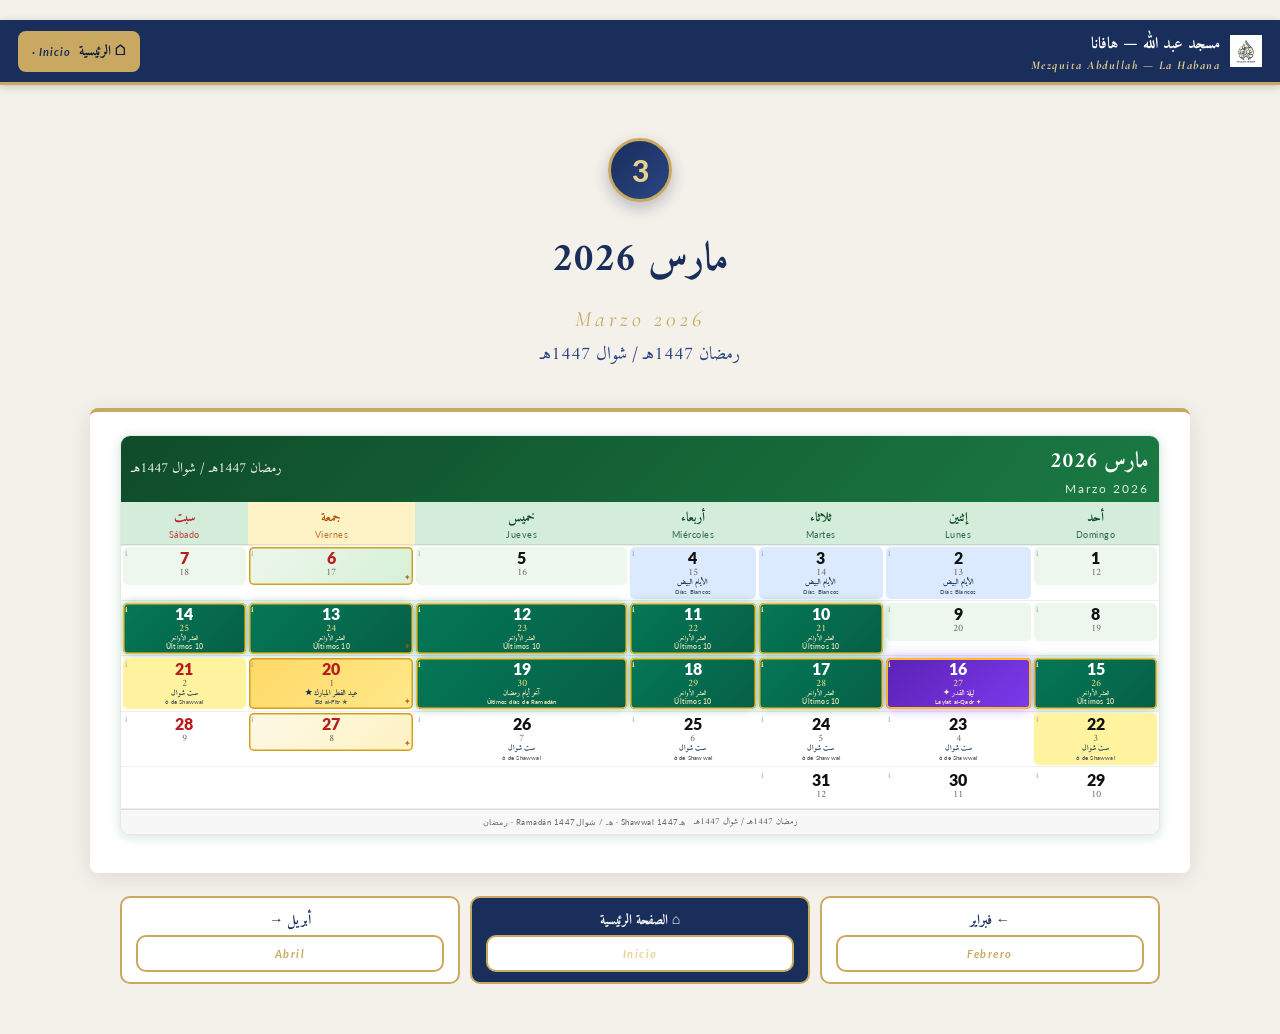
<file: march.html>
<!DOCTYPE html>
<html lang="ar" dir="rtl">
<head>
<meta charset="UTF-8">
<meta name="viewport" content="width=device-width, initial-scale=1.0">
<title>مارس / Marzo 2026 | مسجد عبد الله — هافانا | Mezquita Abdullah</title>
<link rel="icon" type="image/png" href="logo.png">
<link rel="preconnect" href="https://fonts.googleapis.com">
<link rel="preconnect" href="https://fonts.gstatic.com" crossorigin>
<link href="https://fonts.googleapis.com/css2?family=Amiri:ital,wght@0,400;0,700;1,400&family=Scheherazade+New:wght@400;600;700&family=Lato:wght@300;400;700;900&family=Cormorant+Garamond:ital,wght@0,400;0,600;0,700;1,400&display=swap" rel="stylesheet">
<style>

* { margin: 0; padding: 0; box-sizing: border-box; }
html, body {
  background: #e8eaed;
  font-family: 'Amiri', 'Scheherazade New', 'Lato', serif;
  color: #1a1a1a;
  direction: rtl;
}
body { padding: 20px 0; }

/* ========== PAGE ========== */
.page {
  width: 420mm;
  min-height: 297mm;
  background: #fff;
  margin: 0 auto 20px;
  padding: 10mm;
  page-break-after: always;
  box-shadow: 0 4px 20px rgba(0,0,0,0.12);
  position: relative;
  overflow: hidden;
}

/* ========== COVER PAGE ========== */
.cover-page {
  background:
    radial-gradient(ellipse at top, #1a3a6c 0%, #0d2b4e 50%, #061a30 100%);
  color: #f7e9c4;
  display: flex;
  flex-direction: column;
  align-items: center;
  justify-content: center;
  text-align: center;
  padding: 30mm 20mm;
}
.cover-page::before {
  content: "";
  position: absolute; inset: 8mm;
  border: 3px double #c9a45c;
  border-radius: 6px;
  pointer-events: none;
  box-shadow: inset 0 0 0 2px rgba(201,164,92,0.25);
}
.cover-page::after {
  content: "";
  position: absolute; inset: 0;
  background:
    repeating-linear-gradient(45deg, transparent 0 18px, rgba(201,164,92,0.04) 18px 19px),
    repeating-linear-gradient(-45deg, transparent 0 18px, rgba(201,164,92,0.04) 18px 19px);
  pointer-events: none;
}
.cover-inner { position: relative; z-index: 2; max-width: 320mm; }
.basmala {
  font-family: 'Amiri', serif;
  font-size: 36px;
  color: #f3d27a;
  margin-bottom: 18mm;
  text-shadow: 0 2px 8px rgba(0,0,0,0.4);
}
.cover-crescent {
  font-size: 78px;
  color: #f0c860;
  margin-bottom: 6mm;
  filter: drop-shadow(0 4px 12px rgba(240,200,96,0.4));
}
.cover-mosque-ar {
  font-family: 'Amiri', serif;
  font-size: 76px;
  font-weight: 700;
  color: #fff;
  letter-spacing: 4px;
  text-shadow: 0 4px 14px rgba(0,0,0,0.5);
  margin-bottom: 6mm;
  line-height: 1.1;
}
.cover-mosque-es {
  font-family: 'Cormorant Garamond', serif;
  font-size: 44px;
  font-weight: 600;
  color: #f3d27a;
  letter-spacing: 6px;
  font-style: italic;
  direction: ltr;
  margin-bottom: 14mm;
}
.cover-divider {
  width: 220mm;
  height: 28px;
  margin: 6mm auto 12mm;
  background:
    linear-gradient(to right, transparent, #c9a45c 20%, #c9a45c 80%, transparent);
  -webkit-mask: radial-gradient(circle at center, transparent 8px, #000 9px),
                linear-gradient(#000,#000);
  -webkit-mask-composite: source-over;
  mask: radial-gradient(circle at center, transparent 8px, #000 9px),
        linear-gradient(#000,#000);
  position: relative;
}
.cover-divider::before, .cover-divider::after {
  content: "✦";
  position: absolute; top: 0;
  color: #f0c860; font-size: 22px;
}
.cover-divider::before { left: -2mm; }
.cover-divider::after { right: -2mm; }
.cover-title-ar {
  font-family: 'Amiri', serif;
  font-size: 48px;
  font-weight: 700;
  color: #f7e9c4;
  margin-bottom: 4mm;
  letter-spacing: 2px;
}
.cover-title-es {
  font-family: 'Cormorant Garamond', serif;
  font-size: 30px;
  font-weight: 500;
  color: #d4b475;
  font-style: italic;
  direction: ltr;
  margin-bottom: 16mm;
}
.cover-year {
  font-family: 'Lato', sans-serif;
  font-size: 120px;
  font-weight: 900;
  color: #fff;
  line-height: 1;
  letter-spacing: 12px;
  text-shadow: 0 6px 20px rgba(0,0,0,0.5);
  margin: 8mm 0;
}
.cover-hijri {
  font-family: 'Amiri', serif;
  font-size: 32px;
  color: #f0c860;
  font-weight: 700;
  letter-spacing: 3px;
  margin-bottom: 20mm;
}
.cover-location {
  font-family: 'Cormorant Garamond', serif;
  font-size: 20px;
  color: #d4b475;
  direction: ltr;
  font-style: italic;
  letter-spacing: 4px;
}
.cover-location .sep { margin: 0 8px; color: #c9a45c; }

/* ========== CALENDAR PAGES HEADER ========== */
.page-header {
  background: linear-gradient(135deg, #0d2b4e 0%, #1a4a7a 50%, #0d2b4e 100%);
  color: #fff;
  padding: 5mm 8mm;
  border-radius: 10px;
  margin-bottom: 5mm;
  display: flex;
  align-items: center;
  justify-content: space-between;
  position: relative;
  overflow: hidden;
}
.page-header::before {
  content: "";
  position: absolute; inset: 0;
  background: repeating-linear-gradient(45deg, transparent 0 20px, rgba(201,164,92,0.06) 20px 21px);
}
.ph-mosque { display: flex; flex-direction: column; gap: 2px; position: relative; z-index: 2; }
.ph-mosque-ar { font-family: 'Amiri', serif; font-size: 26px; font-weight: 700; color: #f7e9c4; letter-spacing: 2px; }
.ph-mosque-es { font-family: 'Cormorant Garamond', serif; font-size: 16px; color: #d4b475; direction: ltr; font-style: italic; letter-spacing: 3px; }
.ph-section { display: flex; flex-direction: column; gap: 2px; text-align: center; position: relative; z-index: 2; }
.ph-section-ar { font-family: 'Amiri', serif; font-size: 28px; font-weight: 700; color: #fff; }
.ph-section-es { font-family: 'Lato', sans-serif; font-size: 14px; color: #f0c860; direction: ltr; letter-spacing: 4px; font-weight: 300; }
.ph-year { font-family: 'Lato', sans-serif; font-size: 28px; font-weight: 900; color: #f0c860; letter-spacing: 3px; position: relative; z-index: 2; }

/* ========== MONTHS GRID (4 per page) ========== */
.months-grid-4 {
  display: grid;
  grid-template-columns: repeat(2, 1fr);
  grid-template-rows: repeat(2, 1fr);
  gap: 5mm;
  height: calc(297mm - 32mm);
}

.month-block {
  border-radius: 10px;
  overflow: hidden;
  box-shadow: 0 2px 10px rgba(0,0,0,0.10);
  border: 2px solid #d8d8d8;
  background: #fff;
  display: flex;
  flex-direction: column;
}
.month-block.sacred {
  border-color: #c9a45c;
  box-shadow: 0 2px 12px rgba(201,164,92,0.25);
}
.month-block.ramadan {
  border-color: #15803d;
  box-shadow: 0 2px 12px rgba(21,128,61,0.20);
}

.month-head {
  padding: 6px 10px;
  text-align: center;
  display: flex;
  align-items: center;
  justify-content: space-between;
}
.month-block:not(.sacred):not(.ramadan) .month-head { background: linear-gradient(135deg, #0d2b4e, #1a5276); color: #fff; }
.month-block.sacred .month-head { background: linear-gradient(135deg, #6B4F12, #b88a2a); color: #fff; }
.month-block.ramadan .month-head { background: linear-gradient(135deg, #0f4c2a, #1a7a43); color: #fff; }
.month-greg-name { display: flex; flex-direction: column; align-items: flex-start; }
.month-greg-name .m-ar { font-family: 'Amiri', serif; font-size: 22px; font-weight: 700; }
.month-greg-name .m-es { font-family: 'Lato', sans-serif; font-size: 12px; font-weight: 400; opacity: 0.85; direction: ltr; letter-spacing: 2px; }
.month-hijri-name { text-align: left; }
.month-hijri-name .m-ar { font-family: 'Amiri', serif; font-size: 14px; opacity: 0.95; display: block; }

.cal-table { width: 100%; border-collapse: collapse; flex: 1; }
.cal-table th {
  padding: 4px 2px;
  text-align: center;
  font-size: 11px;
  font-weight: 700;
  border-bottom: 2px solid rgba(0,0,0,0.08);
  vertical-align: middle;
}
.cal-table th .wd-ar { font-family: 'Amiri', serif; font-size: 13px; display: block; }
.cal-table th .wd-es { font-family: 'Lato', sans-serif; font-size: 8.5px; font-weight: 400; opacity: 0.8; direction: ltr; letter-spacing: 0.5px; display: block; margin-top: 1px; }
.month-block:not(.sacred):not(.ramadan) .cal-table th { background: #e8f0f8; color: #0d2b4e; }
.month-block.sacred .cal-table th { background: #fef3cd; color: #6B4F12; }
.month-block.ramadan .cal-table th { background: #d4edda; color: #0f4c2a; }
.cal-table th.fri { color: #b45309 !important; background: #fef3c7 !important; }
.cal-table th.sat { color: #b91c1c !important; }

.cal-table td {
  padding: 1.5px;
  text-align: center;
  vertical-align: top;
  border-bottom: 0.5px solid #eee;
}

.day-cell {
  display: flex;
  flex-direction: column;
  align-items: center;
  border-radius: 5px;
  padding: 3px 2px;
  min-height: 38px;
  position: relative;
  cursor: pointer;
  transition: transform 0.12s ease, box-shadow 0.12s ease;
}
.day-cell:hover {
  transform: translateY(-1px);
  box-shadow: 0 3px 10px rgba(0,0,0,0.18);
  z-index: 5;
}
.info-dot {
  position: absolute;
  top: 1px;
  inset-inline-end: 2px;
  font-size: 7px;
  color: #94a3b8;
  opacity: 0.6;
}
.day-cell:hover .info-dot { color: #0d2b4e; opacity: 1; }

.g-num { font-family: 'Lato', sans-serif; font-size: 16px; font-weight: 800; line-height: 1; color: #111; }
.h-num { font-family: 'Amiri', serif; font-size: 10px; color: #666; line-height: 1.1; margin-top: 1px; }
.ev-label {
  font-size: 7px;
  line-height: 1.15;
  text-align: center;
  font-weight: 600;
  max-width: 99%;
  margin-top: 1px;
}
.ev-ar { font-family: 'Amiri', serif; font-size: 7.5px; color: #0d2b4e; }
.ev-es { font-family: 'Lato', sans-serif; font-size: 6px; color: #4b5563; direction: ltr; opacity: 0.9; letter-spacing: 0.2px; }
.ev-label.mini { font-size: 6.5px; }

/* Day type backgrounds */
.dc-eid        { background: linear-gradient(135deg, #ffd966, #ffe88a) !important; }
.dc-eid2       { background: #fff3a0 !important; }
.dc-holy       { background: linear-gradient(135deg, #ede0f8, #dcc6f3) !important; }
.dc-fast-start { background: #c6f0d3 !important; }
.dc-arafah     { background: linear-gradient(135deg, #b7f3c4, #88e0a0) !important; }
.dc-ramadan    { background: #edf7ed; }
.dc-sacred     { background: #fef8e8; }
.dc-white      { background: #dbeafe !important; }
.dc-new-year   { background: #fce4ec !important; }

/* Friday highlight (gold frame) — applied on top */
.day-cell.is-friday {
  background: linear-gradient(135deg, #fef9e7, #fdf2c1);
  box-shadow: inset 0 0 0 1.5px #d4a017;
}
.day-cell.is-friday::after {
  content: "✦";
  position: absolute;
  bottom: 0px; inset-inline-start: 2px;
  color: #b45309;
  font-size: 8px;
  opacity: 0.85;
}
/* Friday + Ramadan etc keep their own bg via specificity (Friday adds frame only) */
.day-cell.is-friday.dc-ramadan { background: linear-gradient(135deg, #edf7ed, #d6f0d6); }
.day-cell.is-friday.dc-sacred  { background: linear-gradient(135deg, #fef8e8, #fbeec4); }
.day-cell.is-friday.dc-white   { background: linear-gradient(135deg, #dbeafe, #c5e0ff); }

/* Last ten Ramadan — deep emerald glow */
.day-cell.is-last10 {
  background: linear-gradient(135deg, #047857, #065f46) !important;
  color: #fff !important;
  box-shadow: inset 0 0 0 1.5px #fbbf24, 0 0 8px rgba(4,120,87,0.45);
}
.day-cell.is-last10 .g-num { color: #fff !important; }
.day-cell.is-last10 .h-num { color: #fde68a !important; }
.day-cell.is-last10 .ev-ar { color: #fef3c7 !important; }
.day-cell.is-last10 .ev-es { color: #fef3c7 !important; }
.day-cell.is-last10 .info-dot { color: #fde68a !important; opacity: 1; }
/* Laylat al-Qadr override */
.day-cell.is-last10.dc-holy {
  background: linear-gradient(135deg, #5b21b6, #7c3aed) !important;
  box-shadow: inset 0 0 0 2px #fbbf24, 0 0 12px rgba(124,58,237,0.5);
}

/* Ten Dhul-Hijjah — warm gold→green */
.day-cell.is-tendh {
  background: linear-gradient(135deg, #b8923a, #16a34a) !important;
  color: #fff !important;
  box-shadow: inset 0 0 0 1.5px #fde68a, 0 0 6px rgba(184,146,58,0.40);
}
.day-cell.is-tendh .g-num { color: #fff !important; }
.day-cell.is-tendh .h-num { color: #fef3c7 !important; }
.day-cell.is-tendh .ev-ar, .day-cell.is-tendh .ev-es { color: #fffbeb !important; }
.day-cell.is-tendh .info-dot { color: #fff !important; opacity: 1; }
/* Arafah / Adha keep their special background */
.day-cell.is-tendh.dc-arafah { background: linear-gradient(135deg, #15803d, #16a34a) !important; box-shadow: inset 0 0 0 2px #fbbf24, 0 0 10px rgba(22,163,74,0.5); }
.day-cell.is-tendh.dc-eid { background: linear-gradient(135deg, #d4a017, #ffd700) !important; color: #5b3a00 !important; box-shadow: inset 0 0 0 2px #92400e, 0 0 10px rgba(212,160,23,0.5); }
.day-cell.is-tendh.dc-eid .g-num { color: #5b3a00 !important; }
.day-cell.is-tendh.dc-eid .h-num { color: #7c3a00 !important; }
.day-cell.is-tendh.dc-eid .ev-ar, .day-cell.is-tendh.dc-eid .ev-es { color: #5b3a00 !important; }

.fri .g-num, .sat .g-num { color: #b91c1c; }

.month-footer {
  background: #f7f7f7;
  text-align: center;
  padding: 4px 6px;
  font-size: 9px;
  color: #555;
  border-top: 1px solid #ddd;
  display: flex;
  justify-content: center;
  align-items: center;
  gap: 8px;
}
.month-footer .ftr-es { font-family: 'Lato', sans-serif; direction: ltr; font-size: 8px; opacity: 0.85; letter-spacing: 0.5px; }

.page-footer {
  position: absolute;
  bottom: 4mm;
  left: 10mm;
  right: 10mm;
  text-align: center;
  font-size: 10px;
  color: #6b7280;
  padding-top: 4px;
  border-top: 1px solid #e5e7eb;
  display: flex;
  align-items: center;
  justify-content: center;
  gap: 8px;
  font-family: 'Amiri', 'Lato', serif;
}
.page-footer .dot { color: #c9a45c; }

/* ========== MODAL ========== */
.modal-overlay {
  position: fixed;
  inset: 0;
  background: rgba(10,20,40,0.65);
  backdrop-filter: blur(4px);
  -webkit-backdrop-filter: blur(4px);
  display: none;
  align-items: center;
  justify-content: center;
  z-index: 1000;
  padding: 20px;
  /* السماح بالتمرير على overlay عندما يكون المحتوى أطول من الشاشة */
  overflow-y: auto;
  -webkit-overflow-scrolling: touch;
  overscroll-behavior: contain;
}
.modal-overlay.active { display: flex; }
.modal {
  background: #fff;
  width: min(420px, 100%);
  max-height: 85vh;
  /* استخدام dvh عند توفره للتعامل مع شريط المتصفح المتحرك على الهاتف */
  max-height: 85dvh;
  display: flex;
  flex-direction: column;
  border-radius: 16px;
  border: 3px solid #c9a45c;
  box-shadow: 0 20px 60px rgba(0,0,0,0.4);
  position: relative;
  overflow: hidden; /* الحفاظ على الحواف المستديرة */
  animation: modalIn 0.25s ease-out;
  /* منع backdrop-filter من إفساد التمرير للعناصر الداخلية */
  will-change: transform, opacity;
}
@keyframes modalIn {
  from { opacity: 0; transform: translateY(20px) scale(0.96); }
  to { opacity: 1; transform: translateY(0) scale(1); }
}
.modal-header {
  background: linear-gradient(135deg, #0d2b4e, #1a4a7a);
  color: #fff;
  padding: 20px 28px;
  padding-inline-end: 60px; /* مساحة لزر الإغلاق */
  border-radius: 13px 13px 0 0;
  position: relative;
  flex-shrink: 0; /* الهيدر ثابت لا يُضغط */
}
.modal-close {
  position: absolute;
  top: 12px;
  inset-inline-end: 14px;
  width: 36px; height: 36px;
  border-radius: 50%;
  background: rgba(255,255,255,0.2);
  border: 1.5px solid rgba(255,255,255,0.3);
  color: #fff;
  font-size: 22px;
  cursor: pointer;
  display: flex; align-items: center; justify-content: center;
  transition: background 0.15s;
  z-index: 5;
  -webkit-tap-highlight-color: transparent;
  touch-action: manipulation;
}
.modal-close:hover { background: rgba(255,255,255,0.3); }
.modal-date-line {
  font-family: 'Lato', sans-serif;
  font-size: 14px;
  color: #f0c860;
  letter-spacing: 2px;
  margin-bottom: 4px;
}
.modal-title-ar { font-family: 'Amiri', serif; font-size: 28px; font-weight: 700; margin-bottom: 4px; }
.modal-title-es { font-family: 'Cormorant Garamond', serif; font-size: 18px; color: #d4b475; direction: ltr; font-style: italic; letter-spacing: 2px; }
.modal-section { margin-bottom: 18px; }
.modal-section h4 {
  font-family: 'Amiri', serif;
  font-size: 15px;
  color: #0d2b4e;
  margin-bottom: 6px;
  padding-bottom: 4px;
  border-bottom: 2px solid #c9a45c;
  display: inline-block;
}
.modal-section .es-label { font-family: 'Lato', sans-serif; font-size: 11px; color: #6b7280; direction: ltr; margin-left: 6px; }
.modal-section p.ar { font-family: 'Amiri', serif; font-size: 18px; line-height: 1.8; color: #1f2937; }
.modal-section p.es { font-family: 'Lato', sans-serif; font-size: 14px; line-height: 1.6; color: #374151; direction: ltr; text-align: left; margin-top: 8px; padding-inline-start: 12px; border-inline-start: 3px solid #c9a45c; }
/* جسم النافذة هو المنطقة القابلة للتمرير */
.modal-body {
  padding: 22px 28px;
  overflow-y: auto;
  -webkit-overflow-scrolling: touch;
  overscroll-behavior: contain;
  flex: 1 1 auto;
  min-height: 0; /* مهم لـ flex children حتى يعمل scroll */
}
.modal-footer {
  flex-shrink: 0;
}
.modal-quote {
  background: linear-gradient(135deg, #fef9e7, #fef3c7);
  border-radius: 10px;
  padding: 18px 22px;
  border: 1.5px solid #d4a017;
  margin-top: 10px;
}
.modal-quote .q-ar {
  font-family: 'Amiri', serif;
  font-size: 22px;
  line-height: 1.9;
  color: #5b3a00;
  text-align: center;
  font-weight: 600;
}
.modal-quote .q-es {
  font-family: 'Cormorant Garamond', serif;
  font-size: 15px;
  line-height: 1.55;
  color: #6b4f12;
  direction: ltr;
  text-align: center;
  font-style: italic;
  margin-top: 10px;
  padding-top: 10px;
  border-top: 1px dashed #d4a017;
}
.modal-quote .q-ref {
  font-family: 'Lato', sans-serif;
  font-size: 12px;
  color: #92400e;
  text-align: center;
  margin-top: 8px;
  letter-spacing: 1px;
}
.modal-footer {
  padding: 14px 28px;
  text-align: center;
  font-family: 'Amiri', serif;
  font-size: 13px;
  color: #6b7280;
  border-top: 1px solid #e5e7eb;
}
.modal-footer .es { font-family: 'Lato', sans-serif; font-size: 11px; direction: ltr; color: #9ca3af; }

/* ========== COMPACT LEGEND (under calendar) ========== */
.legend-compact {
  margin-top: 3mm;
  padding: 2.5mm 3mm;
  background: linear-gradient(135deg, #f8fafc, #f1f5f9);
  border-radius: 6px;
  border: 1px solid #e2e8f0;
}
.legend-title-small {
  text-align: center;
  font-family: 'Amiri', serif;
  font-size: 11px;
  font-weight: 700;
  color: #0d2b4e;
  margin-bottom: 2mm;
}
.legend-grid-small {
  display: flex;
  flex-wrap: wrap;
  gap: 1.2mm 2.5mm;
  justify-content: center;
}
.legend-chip {
  display: inline-flex;
  align-items: center;
  gap: 3px;
  padding: 1.5px 5px;
  border-radius: 14px;
  border: 1px solid #cbd5e1;
  background: #fff;
  font-size: 8px;
}
.legend-chip .swatch {
  width: 8px;
  height: 8px;
  border-radius: 2px;
  flex-shrink: 0;
  border: 1px solid rgba(0,0,0,0.15);
}
.legend-chip .swatch.dc-eid { background: linear-gradient(135deg, #ffd966, #ffe88a); }
.legend-chip .swatch.dc-eid2 { background: #fff3a0; }
.legend-chip .swatch.dc-holy { background: linear-gradient(135deg, #ede0f8, #dcc6f3); }
.legend-chip .swatch.dc-fast-start { background: #c6f0d3; }
.legend-chip .swatch.dc-arafah { background: linear-gradient(135deg, #b7f3c4, #88e0a0); }
.legend-chip .swatch.dc-ramadan { background: #edf7ed; }
.legend-chip .swatch.dc-sacred { background: #fef8e8; }
.legend-chip .swatch.dc-white { background: #dbeafe; }
.legend-chip .swatch.dc-new-year { background: #fce4ec; }
.legend-chip .swatch.is-friday { background: linear-gradient(135deg, #fef9e7, #fdf2c1); box-shadow: inset 0 0 0 1px #d4a017; }
.legend-chip .swatch.is-last10 { background: linear-gradient(135deg, #047857, #065f46); }
.legend-chip .swatch.is-tendh { background: linear-gradient(135deg, #b8923a, #16a34a); }
.legend-chip .text {
  font-family: 'Amiri', serif;
  font-size: 8px;
  color: #334155;
  white-space: nowrap;
}

/* ========== COMPACT EVENTS TABLE ========== */
.events-page {
  background: #fff;
  padding: 5mm 6mm;
  max-height: 100mm;
}
.events-title {
  text-align: center;
  font-family: 'Amiri', serif;
  font-size: 16px;
  font-weight: 700;
  color: #0d2b4e;
  margin-bottom: 1mm;
  letter-spacing: 1px;
}
.events-subtitle {
  text-align: center;
  font-family: 'Cormorant Garamond', serif;
  font-size: 10px;
  color: #c9a45c;
  direction: ltr;
  font-style: italic;
  letter-spacing: 1.5px;
  margin-bottom: 3mm;
}
.events-table-wrap { overflow-x: auto; max-width: 92%; margin: 0 auto; }
.events-table {
  width: 100%;
  border-collapse: collapse;
  font-family: 'Amiri', 'Lato', serif;
  font-size: 9px;
  table-layout: fixed;
}
.events-table th {
  background: linear-gradient(135deg, #0d2b4e, #1a4a7a);
  color: #fff;
  padding: 4px 3px;
  text-align: center;
  font-family: 'Amiri', serif;
  font-size: 10px;
  font-weight: 700;
  border: 1px solid #0d2b4e;
}
.events-table th .es { font-family: 'Lato', sans-serif; font-size: 7px; font-weight: 400; opacity: 0.85; direction: ltr; display: block; margin-top: 1px; letter-spacing: 0.3px; }
.events-table td {
  padding: 3px 3px;
  border: 1px solid #e5e7eb;
  text-align: center;
  vertical-align: middle;
}
.events-table tr:nth-child(even) { background: #f8fafc; }
.events-table tr:hover { background: #eef6ff; }
.events-table .ev-name-ar { font-family: 'Amiri', serif; font-size: 10px; font-weight: 700; color: #0d2b4e; }
.events-table .ev-name-es { font-family: 'Lato', sans-serif; font-size: 8px; color: #6b7280; direction: ltr; display: block; margin-top: 1px; }
.events-table .date-greg { font-family: 'Lato', sans-serif; font-size: 9px; color: #374151; direction: ltr; }
.events-table .date-hijri { font-family: 'Amiri', serif; font-size: 9px; color: #92400e; }
.events-table col:first-child { width: 44%; }
.events-table col:nth-child(2) { width: 28%; }
.events-table col:nth-child(3) { width: 28%; }

/* ========== MODAL MOBILE FIXES ========== */
@media (max-width: 640px) {
  /* تعطيل blur على الهاتف (يسبب lag ومشاكل تمرير على iOS/Android القديم) */
  .modal-overlay {
    padding: 10px;
    align-items: flex-start; /* لصق بالأعلى لتجنب قطع المحتوى الطويل */
    justify-content: center;
    backdrop-filter: none;
    -webkit-backdrop-filter: none;
    background: rgba(10,20,40,0.78);
    /* استخدام dvh لتجنب مشاكل شريط العنوان المتحرك */
    height: 100vh;
    height: 100dvh;
    overflow-y: auto;
    -webkit-overflow-scrolling: touch;
    overscroll-behavior: contain;
    /* تجنب إيماءات التمرير في الخلفية */
    touch-action: pan-y;
  }
  .modal-overlay.active {
    display: flex;
  }
  .modal {
    width: 100%;
    max-width: 460px;
    margin: 12px auto;
    /* الارتفاع الأقصى: استخدام dvh لتفادي قفز شريط المتصفح */
    max-height: calc(100dvh - 24px);
    max-height: calc(100vh - 24px); /* fallback */
    border-radius: 14px;
    border-width: 2px;
    position: relative;
    /* مهم: نضمن أن العنصر لا يتأثر بـ transform بعد انتهاء الأنيميشن */
    display: flex;
    flex-direction: column;
    overflow: hidden;
  }
  /* استخدام dvh في المتصفحات الحديثة فقط */
  @supports (height: 100dvh) {
    .modal { max-height: calc(100dvh - 24px); }
  }
  .modal-header {
    padding: 14px 18px;
    padding-inline-end: 54px;
    border-radius: 12px 12px 0 0;
    flex-shrink: 0;
  }
  .modal-close {
    width: 38px; height: 38px;       /* أكبر للضغط السهل (≥ 38px) */
    font-size: 20px;
    top: 8px;
    inset-inline-end: 8px;
    background: rgba(255,255,255,0.28);
    border: 1.5px solid rgba(255,255,255,0.45);
    box-shadow: 0 2px 6px rgba(0,0,0,0.25);
  }
  .modal-date-line { font-size: 11px; letter-spacing: 1px; }
  .modal-title-ar { font-size: 20px; }
  .modal-title-es { font-size: 14px; }
  .modal-body {
    padding: 14px 18px 18px;
    overflow-y: auto;
    -webkit-overflow-scrolling: touch;
    overscroll-behavior: contain;
    flex: 1 1 auto;
    min-height: 0;
  }
  .modal-section { margin-bottom: 12px; }
  .modal-section h4 { font-size: 13px; }
  .modal-section p.ar { font-size: 15px; }
  .modal-section p.es { font-size: 12px; }
  .modal-quote { padding: 12px 14px; }
  .modal-quote .q-ar { font-size: 16px; line-height: 1.85; }
  .modal-quote .q-es { font-size: 13px; }
  .modal-footer {
    padding: 10px 18px;
    font-size: 11px;
    flex-shrink: 0;
  }
}

/* === تحسين الوضع الأفقي (Landscape) على الهاتف === */
@media (max-width: 900px) and (orientation: landscape) and (max-height: 500px) {
  .modal-overlay { padding: 6px; align-items: flex-start; }
  .modal {
    max-height: calc(100dvh - 12px);
    max-height: calc(100vh - 12px);
    margin: 6px auto;
  }
  .modal-header { padding: 10px 16px; padding-inline-end: 50px; }
  .modal-title-ar { font-size: 18px; margin-bottom: 2px; }
  .modal-title-es { font-size: 12px; }
  .modal-date-line { font-size: 10px; margin-bottom: 2px; }
  .modal-close { width: 34px; height: 34px; font-size: 18px; top: 6px; inset-inline-end: 6px; }
  .modal-body { padding: 10px 16px; }
  .modal-section { margin-bottom: 10px; }
  .modal-quote { padding: 10px 12px; }
  .modal-footer { padding: 8px 16px; }
}

/* === دعم الشاشات الصغيرة جداً === */
@media (max-width: 360px) {
  .modal-header { padding: 12px 14px; padding-inline-end: 50px; }
  .modal-body { padding: 12px 14px; }
  .modal-title-ar { font-size: 18px; }
  .modal-section p.ar { font-size: 14px; }
  .modal-quote .q-ar { font-size: 15px; }
}

/* ========== PRINT ========== */
@media print {
  body { background: #fff; padding: 0; }
  .page { box-shadow: none; margin: 0; page-break-after: always; }
  .info-dot { display: none !important; }
  .modal-overlay { display: none !important; }
  .day-cell { cursor: default; }
  .day-cell:hover { transform: none; box-shadow: none; }
}

@page { size: A3 landscape; margin: 0; }


/* ===== New theme: navy + gold from mosque logo ===== */
:root{
  --navy:#1a2e5c;
  --navy-dark:#0d1a3a;
  --navy-light:#2a4684;
  --gold:#c9a961;
  --gold-light:#e8d28f;
  --cream:#fbf8f1;
}
html, body { background:#f4f1ea; }
/* Override cover gradients on new index */
.home-hero{
  background: linear-gradient(135deg, #ffffff 0%, #fbf8f1 60%, #f1eadb 100%);
  color: var(--navy);
  text-align:center;
  padding: 24mm 16mm 18mm;
  border-bottom: 4px solid var(--gold);
  position:relative;
}
.home-hero::before{
  content:""; position:absolute; inset: 5mm; pointer-events:none;
  border: 2px solid rgba(201,169,97,0.45); border-radius: 8px;
}
.home-logo{
  width: 160px; height: 160px; object-fit: contain;
  margin: 0 auto 6mm; display:block;
  filter: drop-shadow(0 6px 18px rgba(26,46,92,0.18));
}
.home-mosque-ar{
  font-family:'Amiri', serif; font-size: 44px; font-weight:700;
  color: var(--navy); letter-spacing: 3px; margin-bottom: 4mm;
}
.home-mosque-es{
  font-family:'Cormorant Garamond', serif; font-size: 26px; font-weight:600;
  color: var(--gold); font-style: italic; letter-spacing: 4px;
  direction:ltr; margin-bottom: 6mm;
}
.home-title-ar{
  font-family:'Amiri', serif; font-size: 30px; color: var(--navy-dark);
  margin-bottom: 2mm;
}
.home-title-es{
  font-family:'Cormorant Garamond', serif; font-size: 18px; color: var(--navy-light);
  direction:ltr; letter-spacing: 3px; font-style:italic; margin-bottom: 4mm;
}
.home-year{
  font-family:'Lato', sans-serif; font-size: 42px; font-weight:900;
  color: var(--gold); letter-spacing: 8px;
}
.home-hijri{
  font-family:'Amiri', serif; font-size: 22px; color: var(--navy);
  margin-top: 2mm;
}

/* Notice banner */
.home-notice{
  margin: 8mm auto 4mm;
  max-width: 92%;
  background: linear-gradient(135deg, #fff9e6, #fef3c7);
  border: 2px solid var(--gold);
  border-radius: 10px;
  padding: 14px 20px;
  text-align:center;
  box-shadow: 0 4px 12px rgba(201,169,97,0.18);
}
.home-notice .ar{
  font-family:'Amiri', serif; font-size: 18px; font-weight:700;
  color: var(--navy-dark); display:block; margin-bottom: 4px;
}
.home-notice .es{
  font-family:'Lato', sans-serif; font-size: 13px; color: var(--navy);
  direction: ltr; display:block; font-style: italic;
}
.home-notice .icon{ font-size: 22px; color: var(--gold); margin: 0 6px; vertical-align:middle; }

/* Buttons grid */
.months-section{
  padding: 8mm 10mm 12mm;
  background: #fff;
}
.months-section-title{
  text-align:center;
  font-family:'Amiri', serif; font-size: 26px; font-weight:700;
  color: var(--navy); margin-bottom: 2mm;
}
.months-section-title-es{
  text-align:center;
  font-family:'Cormorant Garamond', serif; font-size: 15px;
  color: var(--gold); direction: ltr; letter-spacing: 3px;
  font-style:italic; margin-bottom: 8mm;
}
.months-buttons{
  display: grid;
  grid-template-columns: repeat(4, 1fr);
  gap: 14px;
  max-width: 980px;
  margin: 0 auto;
}
.month-btn{
  display:flex; flex-direction:column; align-items:center; justify-content:center;
  background: linear-gradient(135deg, var(--navy) 0%, var(--navy-light) 100%);
  color: #fff;
  text-decoration: none;
  border-radius: 12px;
  padding: 18px 10px;
  border: 2px solid var(--gold);
  box-shadow: 0 4px 12px rgba(13,26,58,0.25);
  transition: transform .18s ease, box-shadow .18s ease, background .18s ease;
  cursor: pointer;
  position: relative;
  overflow: hidden;
}
.month-btn::before{
  content: ""; position: absolute; top: 0; left: 0; right: 0; height: 4px;
  background: linear-gradient(90deg, transparent, var(--gold-light), transparent);
}
.month-btn:hover{
  transform: translateY(-3px);
  box-shadow: 0 10px 22px rgba(13,26,58,0.35);
  background: linear-gradient(135deg, var(--navy-light) 0%, var(--navy) 100%);
}
.month-btn .num{
  font-family:'Lato', sans-serif; font-size: 28px; font-weight: 900;
  color: var(--gold-light);
  background: rgba(0,0,0,0.18);
  width: 44px; height: 44px; border-radius: 50%;
  display: flex; align-items:center; justify-content:center;
  margin-bottom: 8px;
  border: 1.5px solid var(--gold);
}
.month-btn .ar{
  font-family:'Amiri', serif; font-size: 20px; font-weight:700;
  color: #fff; margin-bottom: 2px;
}
.month-btn .es{
  font-family:'Lato', sans-serif; font-size: 12px;
  color: var(--gold-light); direction: ltr; letter-spacing: 1.5px;
  text-transform: uppercase;
}

@media (max-width: 900px){
  .months-buttons{ grid-template-columns: repeat(3, 1fr); }
  .home-mosque-ar{ font-size: 32px; }
  .home-mosque-es{ font-size: 20px; }
  .home-logo{ width: 120px; height: 120px; }
}
@media (max-width: 560px){
  .months-buttons{ grid-template-columns: repeat(2, 1fr); }
  .home-hero{ padding: 14mm 6mm; }
  .home-mosque-ar{ font-size: 26px; }
  .home-year{ font-size: 32px; }
}

/* Month page header back-button */
.back-bar{
  background: var(--navy);
  color: #fff;
  padding: 10px 18px;
  display: flex; align-items: center; justify-content: space-between;
  gap: 12px;
  border-bottom: 3px solid var(--gold);
  position: sticky; top: 0; z-index: 50;
  box-shadow: 0 2px 8px rgba(0,0,0,0.18);
}
.back-bar .brand{
  display:flex; align-items:center; gap:10px;
  font-family:'Amiri', serif; font-weight:700; font-size: 16px;
}
.back-bar .brand img{ width: 32px; height: 32px; object-fit: contain; }
.back-bar .brand .es{
  font-family:'Cormorant Garamond', serif; font-style:italic;
  font-size: 12px; color: var(--gold-light); direction: ltr;
  display: block; letter-spacing: 1.5px;
}
.back-btn{
  background: var(--gold);
  color: var(--navy-dark);
  border: none;
  padding: 8px 14px;
  border-radius: 8px;
  font-family: 'Amiri', 'Lato', serif;
  font-weight: 700;
  font-size: 14px;
  cursor: pointer;
  text-decoration: none;
  display: inline-flex; align-items: center; gap: 8px;
  transition: transform .15s, background .15s;
}
.back-btn:hover{ background: var(--gold-light); transform: translateY(-1px); }
.back-btn .es{
  font-family:'Lato', sans-serif; font-style:italic;
  font-size: 11px; color: var(--navy); direction:ltr; letter-spacing:1px;
}

.month-page-title{
  text-align:center;
  padding: 14mm 10mm 4mm;
}
.month-page-title .num-badge{
  display:inline-flex; align-items:center; justify-content:center;
  width: 64px; height: 64px; border-radius: 50%;
  background: linear-gradient(135deg, var(--navy), var(--navy-light));
  color: var(--gold-light);
  font-family:'Lato', sans-serif; font-size: 30px; font-weight:900;
  border: 3px solid var(--gold);
  margin: 0 auto 6mm;
  box-shadow: 0 6px 16px rgba(13,26,58,0.25);
}
.month-page-title .ar{
  font-family:'Amiri', serif; font-size: 40px; font-weight:700;
  color: var(--navy); display:block; margin-bottom: 3mm;
}
.month-page-title .es{
  font-family:'Cormorant Garamond', serif; font-size: 22px;
  color: var(--gold); direction: ltr; letter-spacing: 4px;
  font-style: italic; display:block; margin-bottom: 2mm;
}
.month-page-title .hijri{
  font-family:'Amiri', serif; font-size: 18px; color: var(--navy-light);
  display:block;
}

/* Adjust single-month page wrapper */
.single-month-wrap{
  background: #fff;
  width: 100%;
  max-width: 1100px;
  margin: 6mm auto;
  padding: 6mm 8mm 10mm;
  box-shadow: 0 4px 24px rgba(0,0,0,0.10);
  border-radius: 8px;
  border-top: 4px solid var(--gold);
}
.single-month-wrap .month-block{
  break-inside: avoid;
  border: 1px solid #e5e7eb;
}

/* Inter-month navigation */
.month-nav{
  display:flex; justify-content:space-between; align-items:center;
  max-width: 1100px; margin: 6mm auto 8mm; padding: 0 8mm;
  gap: 10px;
}
.month-nav a, .month-nav span{
  flex: 1;
  text-align: center;
  background: #fff;
  border: 2px solid var(--gold);
  color: var(--navy);
  padding: 10px 14px;
  border-radius: 10px;
  text-decoration: none;
  font-family:'Amiri', serif;
  font-weight: 700;
  font-size: 14px;
  transition: background .15s, transform .15s;
}
.month-nav a:hover{ background: var(--gold-light); transform: translateY(-1px); }
.month-nav .home-link{
  background: var(--navy); color: #fff;
}
.month-nav .home-link:hover{ background: var(--navy-light); color: #fff; }
.month-nav .es{
  display:block; font-family:'Lato', sans-serif; font-size: 11px;
  direction: ltr; color: var(--gold); letter-spacing:1.5px;
  font-style: italic; margin-top: 2px;
}
.month-nav .home-link .es{ color: var(--gold-light); }
.month-nav span.disabled{ opacity: 0.4; cursor: not-allowed; background:#f3f4f6; }

/* Print: hide back-bar & nav buttons */
@media print {
  .back-bar, .month-nav, .home-notice { display: none !important; }
}

</style>
</head>
<body>

<div class="back-bar">
  <div class="brand">
    <img src="logo.png" alt="logo">
    <div>
      مسجد عبد الله — هافانا
      <span class="es">Mezquita Abdullah — La Habana</span>
    </div>
  </div>
  <a class="back-btn" href="index.html">⌂ الرئيسية <span class="es">· Inicio</span></a>
</div>

<div class="month-page-title">
  <div class="num-badge">3</div>
  <span class="ar">مارس 2026</span>
  <span class="es">Marzo 2026</span>
  <span class="hijri">رمضان 1447هـ / شوال 1447هـ</span>
</div>

<div class="single-month-wrap">
  <div class="month-block ramadan"><div class="month-head"><div class="month-greg-name"><span class="m-ar">مارس 2026</span><span class="m-es">Marzo 2026</span></div><div class="month-hijri-name"><span class="m-ar">رمضان 1447هـ / شوال 1447هـ</span></div></div><table class="cal-table"><tr><th class=""><span class="wd-ar">أحد</span><span class="wd-es">Domingo</span></th><th class=""><span class="wd-ar">إثنين</span><span class="wd-es">Lunes</span></th><th class=""><span class="wd-ar">ثلاثاء</span><span class="wd-es">Martes</span></th><th class=""><span class="wd-ar">أربعاء</span><span class="wd-es">Miércoles</span></th><th class=""><span class="wd-ar">خميس</span><span class="wd-es">Jueves</span></th><th class="fri"><span class="wd-ar">جمعة</span><span class="wd-es">Viernes</span></th><th class="sat"><span class="wd-ar">سبت</span><span class="wd-es">Sábado</span></th></tr><tr><td><div class="day-cell dc-ramadan" data-date="2026-03-01" data-info="ramadan" data-weekday="0" data-g="1" data-h="12"><span class="info-dot">ℹ</span><span class="g-num">1</span><span class="h-num">12</span></div></td><td><div class="day-cell dc-white" data-date="2026-03-02" data-info="white_days" data-weekday="1" data-g="2" data-h="13"><span class="info-dot">ℹ</span><span class="g-num">2</span><span class="h-num">13</span><span class="ev-label ev-ar">الأيام البيض</span><span class="ev-label ev-es">Días Blancos</span></div></td><td><div class="day-cell dc-white" data-date="2026-03-03" data-info="white_days" data-weekday="2" data-g="3" data-h="14"><span class="info-dot">ℹ</span><span class="g-num">3</span><span class="h-num">14</span><span class="ev-label ev-ar">الأيام البيض</span><span class="ev-label ev-es">Días Blancos</span></div></td><td><div class="day-cell dc-white" data-date="2026-03-04" data-info="white_days" data-weekday="3" data-g="4" data-h="15"><span class="info-dot">ℹ</span><span class="g-num">4</span><span class="h-num">15</span><span class="ev-label ev-ar">الأيام البيض</span><span class="ev-label ev-es">Días Blancos</span></div></td><td><div class="day-cell dc-ramadan" data-date="2026-03-05" data-info="ramadan" data-weekday="4" data-g="5" data-h="16"><span class="info-dot">ℹ</span><span class="g-num">5</span><span class="h-num">16</span></div></td><td><div class="day-cell dc-ramadan fri is-friday" data-date="2026-03-06" data-info="ramadan" data-weekday="5" data-g="6" data-h="17"><span class="info-dot">ℹ</span><span class="g-num">6</span><span class="h-num">17</span></div></td><td><div class="day-cell dc-ramadan sat" data-date="2026-03-07" data-info="ramadan" data-weekday="6" data-g="7" data-h="18"><span class="info-dot">ℹ</span><span class="g-num">7</span><span class="h-num">18</span></div></td></tr><tr><td><div class="day-cell dc-ramadan" data-date="2026-03-08" data-info="ramadan" data-weekday="0" data-g="8" data-h="19"><span class="info-dot">ℹ</span><span class="g-num">8</span><span class="h-num">19</span></div></td><td><div class="day-cell dc-ramadan" data-date="2026-03-09" data-info="ramadan" data-weekday="1" data-g="9" data-h="20"><span class="info-dot">ℹ</span><span class="g-num">9</span><span class="h-num">20</span></div></td><td><div class="day-cell dc-ramadan is-last10" data-date="2026-03-10" data-info="last_ten_ramadan" data-weekday="2" data-g="10" data-h="21"><span class="info-dot">ℹ</span><span class="g-num">10</span><span class="h-num">21</span><span class="ev-label ev-ar mini">العشر الأواخر</span><span class="ev-label ev-es mini">Últimos 10</span></div></td><td><div class="day-cell dc-ramadan is-last10" data-date="2026-03-11" data-info="last_ten_ramadan" data-weekday="3" data-g="11" data-h="22"><span class="info-dot">ℹ</span><span class="g-num">11</span><span class="h-num">22</span><span class="ev-label ev-ar mini">العشر الأواخر</span><span class="ev-label ev-es mini">Últimos 10</span></div></td><td><div class="day-cell dc-ramadan is-last10" data-date="2026-03-12" data-info="last_ten_ramadan" data-weekday="4" data-g="12" data-h="23"><span class="info-dot">ℹ</span><span class="g-num">12</span><span class="h-num">23</span><span class="ev-label ev-ar mini">العشر الأواخر</span><span class="ev-label ev-es mini">Últimos 10</span></div></td><td><div class="day-cell dc-ramadan fri is-friday is-last10" data-date="2026-03-13" data-info="last_ten_ramadan" data-weekday="5" data-g="13" data-h="24"><span class="info-dot">ℹ</span><span class="g-num">13</span><span class="h-num">24</span><span class="ev-label ev-ar mini">العشر الأواخر</span><span class="ev-label ev-es mini">Últimos 10</span></div></td><td><div class="day-cell dc-ramadan sat is-last10" data-date="2026-03-14" data-info="last_ten_ramadan" data-weekday="6" data-g="14" data-h="25"><span class="info-dot">ℹ</span><span class="g-num">14</span><span class="h-num">25</span><span class="ev-label ev-ar mini">العشر الأواخر</span><span class="ev-label ev-es mini">Últimos 10</span></div></td></tr><tr><td><div class="day-cell dc-ramadan is-last10" data-date="2026-03-15" data-info="last_ten_ramadan" data-weekday="0" data-g="15" data-h="26"><span class="info-dot">ℹ</span><span class="g-num">15</span><span class="h-num">26</span><span class="ev-label ev-ar mini">العشر الأواخر</span><span class="ev-label ev-es mini">Últimos 10</span></div></td><td><div class="day-cell dc-holy is-last10" data-date="2026-03-16" data-info="laylat_qadr" data-weekday="1" data-g="16" data-h="27"><span class="info-dot">ℹ</span><span class="g-num">16</span><span class="h-num">27</span><span class="ev-label ev-ar">ليلة القدر ✦</span><span class="ev-label ev-es">Laylat al-Qadr ✦</span></div></td><td><div class="day-cell dc-ramadan is-last10" data-date="2026-03-17" data-info="last_ten_ramadan" data-weekday="2" data-g="17" data-h="28"><span class="info-dot">ℹ</span><span class="g-num">17</span><span class="h-num">28</span><span class="ev-label ev-ar mini">العشر الأواخر</span><span class="ev-label ev-es mini">Últimos 10</span></div></td><td><div class="day-cell dc-ramadan is-last10" data-date="2026-03-18" data-info="last_ten_ramadan" data-weekday="3" data-g="18" data-h="29"><span class="info-dot">ℹ</span><span class="g-num">18</span><span class="h-num">29</span><span class="ev-label ev-ar mini">العشر الأواخر</span><span class="ev-label ev-es mini">Últimos 10</span></div></td><td><div class="day-cell dc-ramadan is-last10" data-date="2026-03-19" data-info="last_ten_ramadan" data-weekday="4" data-g="19" data-h="30"><span class="info-dot">ℹ</span><span class="g-num">19</span><span class="h-num">30</span><span class="ev-label ev-ar">آخر أيام رمضان</span><span class="ev-label ev-es">Últimos días de Ramadán</span></div></td><td><div class="day-cell dc-eid fri is-friday" data-date="2026-03-20" data-info="eid_fitr" data-weekday="5" data-g="20" data-h="1"><span class="info-dot">ℹ</span><span class="g-num">20</span><span class="h-num">1</span><span class="ev-label ev-ar">عيد الفطر المبارك ★</span><span class="ev-label ev-es">Eid al-Fitr ★</span></div></td><td><div class="day-cell dc-eid2 sat" data-date="2026-03-21" data-info="six_shawwal" data-weekday="6" data-g="21" data-h="2"><span class="info-dot">ℹ</span><span class="g-num">21</span><span class="h-num">2</span><span class="ev-label ev-ar">ست شوال</span><span class="ev-label ev-es">6 de Shawwal</span></div></td></tr><tr><td><div class="day-cell dc-eid2" data-date="2026-03-22" data-info="six_shawwal" data-weekday="0" data-g="22" data-h="3"><span class="info-dot">ℹ</span><span class="g-num">22</span><span class="h-num">3</span><span class="ev-label ev-ar">ست شوال</span><span class="ev-label ev-es">6 de Shawwal</span></div></td><td><div class="day-cell" data-date="2026-03-23" data-info="six_shawwal" data-weekday="1" data-g="23" data-h="4"><span class="info-dot">ℹ</span><span class="g-num">23</span><span class="h-num">4</span><span class="ev-label ev-ar">ست شوال</span><span class="ev-label ev-es">6 de Shawwal</span></div></td><td><div class="day-cell" data-date="2026-03-24" data-info="six_shawwal" data-weekday="2" data-g="24" data-h="5"><span class="info-dot">ℹ</span><span class="g-num">24</span><span class="h-num">5</span><span class="ev-label ev-ar">ست شوال</span><span class="ev-label ev-es">6 de Shawwal</span></div></td><td><div class="day-cell" data-date="2026-03-25" data-info="six_shawwal" data-weekday="3" data-g="25" data-h="6"><span class="info-dot">ℹ</span><span class="g-num">25</span><span class="h-num">6</span><span class="ev-label ev-ar">ست شوال</span><span class="ev-label ev-es">6 de Shawwal</span></div></td><td><div class="day-cell" data-date="2026-03-26" data-info="six_shawwal" data-weekday="4" data-g="26" data-h="7"><span class="info-dot">ℹ</span><span class="g-num">26</span><span class="h-num">7</span><span class="ev-label ev-ar">ست شوال</span><span class="ev-label ev-es">6 de Shawwal</span></div></td><td><div class="day-cell fri is-friday" data-date="2026-03-27" data-info="friday" data-weekday="5" data-g="27" data-h="8"><span class="info-dot">ℹ</span><span class="g-num">27</span><span class="h-num">8</span></div></td><td><div class="day-cell sat" data-date="2026-03-28" data-info="regular" data-weekday="6" data-g="28" data-h="9"><span class="info-dot">ℹ</span><span class="g-num">28</span><span class="h-num">9</span></div></td></tr><tr><td><div class="day-cell" data-date="2026-03-29" data-info="regular" data-weekday="0" data-g="29" data-h="10"><span class="info-dot">ℹ</span><span class="g-num">29</span><span class="h-num">10</span></div></td><td><div class="day-cell" data-date="2026-03-30" data-info="regular" data-weekday="1" data-g="30" data-h="11"><span class="info-dot">ℹ</span><span class="g-num">30</span><span class="h-num">11</span></div></td><td><div class="day-cell" data-date="2026-03-31" data-info="regular" data-weekday="2" data-g="31" data-h="12"><span class="info-dot">ℹ</span><span class="g-num">31</span><span class="h-num">12</span></div></td><td></td><td></td><td></td><td></td></tr></table><div class="month-footer"><span>رمضان 1447هـ / شوال 1447هـ</span><span class="ftr-es">رمضان · Ramadán 1447هـ / شوال · Shawwal 1447هـ</span></div></div>
</div>

<div class="month-nav">
  <a href="february.html">← فبراير <span class="es">Febrero</span></a>
  <a class="home-link" href="index.html">⌂ الصفحة الرئيسية <span class="es">Inicio</span></a>
  <a href="april.html">أبريل → <span class="es">Abril</span></a>
</div>

<!-- Modal -->
<!-- ===================== MODAL ===================== -->
<div class="modal-overlay" id="dayModal" role="dialog" aria-modal="true" aria-labelledby="modalTitle">
  <div class="modal" role="document">
    <div class="modal-header">
      <button class="modal-close" id="modalClose" aria-label="إغلاق / Cerrar">✕</button>
      <div class="modal-date-line" id="modalDate">—</div>
      <div class="modal-title-ar" id="modalTitleAr">—</div>
      <div class="modal-title-es" id="modalTitleEs">—</div>
    </div>
    <div class="modal-body">
      <div class="modal-section">
        <h4>فضل اليوم <span class="es-label">· Virtud del día</span></h4>
        <p class="ar" id="modalVirtueAr">—</p>
        <p class="es" id="modalVirtueEs">—</p>
      </div>
      <div class="modal-section">
        <h4>من القرآن أو السنة <span class="es-label">· Del Corán o la Sunna</span></h4>
        <div class="modal-quote">
          <div class="q-ar" id="modalQuoteAr">—</div>
          <div class="q-es" id="modalQuoteEs">—</div>
          <div class="q-ref" id="modalQuoteRef">—</div>
        </div>
      </div>

<script>
const INFO = {"friday": {"title_ar": "يوم الجمعة - سيد الأيام", "title_es": "Viernes - El Señor de los Días", "virtue_ar": "يوم الجمعة سيّد الأيام عند الله، فيه ساعة لا يوافقها مسلم يدعو الله إلا استجاب له، وتُغفر فيه الذنوب من جمعة إلى جمعة.", "virtue_es": "El viernes es el mejor de los días ante Allah. En él hay una hora en que si un musulmán pide a Allah, Le será concedido; y los pecados son perdonados de un viernes a otro.", "quote_ar": "«خَيْرُ يَوْمٍ طَلَعَتْ عَلَيْهِ الشَّمْسُ يَوْمُ الْجُمُعَةِ، فِيهِ خُلِقَ آدَمُ، وَفِيهِ أُدْخِلَ الْجَنَّةَ، وَفِيهِ أُخْرِجَ مِنْهَا»", "quote_es": "«El mejor día sobre el que sale el sol es el viernes: en él fue creado Adán, en él entró al Paraíso y en él salió de él».", "ref": "رواه مسلم · Sahih Muslim"}, "white_days": {"title_ar": "الأيام البيض (13-14-15 من كل شهر هجري)", "title_es": "Días Blancos (13, 14, 15 de cada mes Hijri)", "virtue_ar": "صيام الأيام البيض من السنن المؤكدة عن النبي ﷺ، يعدل صيام ثلاثة أيام منها صيام الشهر، فإذا داومتَ عليها كان كصيام الدهر.", "virtue_es": "Ayunar los Días Blancos es una Sunna establecida del Profeta ﷺ. Tres días de ayuno equivalen a ayunar el mes; quien los mantiene es como si ayunara todo el año.", "quote_ar": "«صِيَامُ ثَلَاثَةِ أَيَّامٍ مِنْ كُلِّ شَهْرٍ صِيَامُ الدَّهْرِ، أَيَّامُ الْبِيضِ: صَبِيحَةَ ثَلَاثَ عَشْرَةَ، وَأَرْبَعَ عَشْرَةَ، وَخَمْسَ عَشْرَةَ»", "quote_es": "«Ayunar tres días de cada mes equivale a ayunar todo el tiempo: los días blancos, las mañanas del 13, 14 y 15».", "ref": "رواه النسائي · An-Nasa'i"}, "isra_miraj": {"title_ar": "ليلة الإسراء والمعراج", "title_es": "Al-Isra wal-Mi'raj (Viaje Nocturno y Ascensión)", "virtue_ar": "في هذه الليلة أَسْرَى الله بنبيه محمد ﷺ من المسجد الحرام إلى المسجد الأقصى، ثم عُرج به إلى السماوات العلا، وفُرضت في تلك الليلة الصلوات الخمس.", "virtue_es": "En esta noche Allah llevó a Su Profeta Muhammad ﷺ desde la Mezquita Sagrada hasta la Mezquita al-Aqsa, y luego lo elevó a los cielos. Fueron prescritas las cinco oraciones diarias.", "quote_ar": "{سُبْحَانَ الَّذِي أَسْرَى بِعَبْدِهِ لَيْلًا مِنَ الْمَسْجِدِ الْحَرَامِ إِلَى الْمَسْجِدِ الْأَقْصَى الَّذِي بَارَكْنَا حَوْلَهُ لِنُرِيَهُ مِنْ آيَاتِنَا}", "quote_es": "«¡Glorificado sea Quien hizo viajar de noche a Su siervo desde la Mezquita Sagrada hasta la Mezquita al-Aqsa, cuyos alrededores hemos bendecido, para mostrarle parte de Nuestros signos!»", "ref": "الإسراء: 1 · Corán 17:1"}, "nisf_shaban": {"title_ar": "ليلة النصف من شعبان", "title_es": "Mitad de Sha'ban", "virtue_ar": "ليلة مباركة يُستحب فيها الإكثار من الطاعة والاستغفار، وصيام يومها من جملة الأيام البيض المستحبة.", "virtue_es": "Una noche bendita en la que se recomienda multiplicar la adoración y el arrepentimiento, y ayunar el día como parte de los Días Blancos.", "quote_ar": "«إِنَّ اللَّهَ لَيَطَّلِعُ فِي لَيْلَةِ النِّصْفِ مِنْ شَعْبَانَ، فَيَغْفِرُ لِجَمِيعِ خَلْقِهِ، إِلَّا لِمُشْرِكٍ أَوْ مُشَاحِنٍ»", "quote_es": "«Allah desciende [con Su Misericordia] en la noche de la mitad de Sha'ban y perdona a toda Su creación, excepto al que asocia a otro con Él o al que guarda rencor».", "ref": "رواه ابن ماجه · Ibn Majah"}, "ramadan_start": {"title_ar": "أول شهر رمضان المبارك", "title_es": "Primer día del bendito mes de Ramadán", "virtue_ar": "يبدأ هنا شهر القرآن، شهر الصيام والقيام والرحمة والمغفرة والعتق من النار. تُفتح فيه أبواب الجنة وتُغلق أبواب النار وتُصفّد الشياطين.", "virtue_es": "Comienza el mes del Corán, del ayuno, las oraciones nocturnas, la misericordia, el perdón y la liberación del Fuego. Las puertas del Paraíso se abren, las del Infierno se cierran y los demonios son encadenados.", "quote_ar": "{شَهْرُ رَمَضَانَ الَّذِي أُنْزِلَ فِيهِ الْقُرْآنُ هُدًى لِلنَّاسِ وَبَيِّنَاتٍ مِنَ الْهُدَىٰ وَالْفُرْقَانِ}", "quote_es": "«El mes de Ramadán, en el cual fue revelado el Corán como guía para la humanidad y como pruebas claras de la guía y del criterio».", "ref": "البقرة: 185 · Corán 2:185"}, "ramadan": {"title_ar": "يوم من أيام رمضان المبارك", "title_es": "Día del bendito mes de Ramadán", "virtue_ar": "صيام رمضان ركن من أركان الإسلام، يُكفِّر الله به ما تقدم من الذنوب لمن صامه إيماناً واحتساباً، وتُضاعَف فيه الحسنات.", "virtue_es": "El ayuno de Ramadán es uno de los pilares del Islam; Allah perdona los pecados pasados de quien lo ayuna con fe y esperanza de recompensa, y las buenas acciones se multiplican.", "quote_ar": "«مَنْ صَامَ رَمَضَانَ إِيمَانًا وَاحْتِسَابًا غُفِرَ لَهُ مَا تَقَدَّمَ مِنْ ذَنْبِهِ»", "quote_es": "«Quien ayune Ramadán con fe y esperando la recompensa, sus pecados pasados serán perdonados».", "ref": "متفق عليه · Bukhari y Muslim"}, "last_ten_ramadan": {"title_ar": "العشر الأواخر من رمضان", "title_es": "Los últimos diez días de Ramadán", "virtue_ar": "أعظم عشرٍ في أعظم شهر؛ فيها ليلة القدر التي هي خير من ألف شهر. كان النبي ﷺ يجتهد فيها ما لا يجتهد في غيرها، ويعتكف فيها.", "virtue_es": "Los diez más grandes del mes más grande; en ellos está Laylat al-Qadr, mejor que mil meses. El Profeta ﷺ se esforzaba en ellos como en ningún otro momento y hacía i'tikaf (retiro).", "quote_ar": "«كَانَ النَّبِيُّ ﷺ إِذَا دَخَلَ الْعَشْرُ شَدَّ مِئْزَرَهُ، وَأَحْيَا لَيْلَهُ، وَأَيْقَظَ أَهْلَهُ»", "quote_es": "«Cuando comenzaban los últimos diez días, el Profeta ﷺ ceñía su cintura (para la adoración), pasaba la noche en vela y despertaba a su familia».", "ref": "متفق عليه · Bukhari y Muslim"}, "laylat_qadr": {"title_ar": "ليلة القدر", "title_es": "Laylat al-Qadr (Noche del Decreto)", "virtue_ar": "ليلة خير من ألف شهر، تتنزل فيها الملائكة والروح، يُغفر فيها للقائم إيماناً واحتساباً. تُلتمس في الوتر من العشر الأواخر.", "virtue_es": "Una noche mejor que mil meses; en ella descienden los ángeles y el Espíritu. Quien la pase en oración con fe y esperando la recompensa será perdonado. Se busca en las noches impares de los últimos diez.", "quote_ar": "{لَيْلَةُ الْقَدْرِ خَيْرٌ مِنْ أَلْفِ شَهْرٍ * تَنَزَّلُ الْمَلَائِكَةُ وَالرُّوحُ فِيهَا بِإِذْنِ رَبِّهِمْ مِنْ كُلِّ أَمْرٍ * سَلَامٌ هِيَ حَتَّىٰ مَطْلَعِ الْفَجْرِ}", "quote_es": "«La Noche del Decreto es mejor que mil meses. En ella descienden los ángeles y el Espíritu, con permiso de su Señor, para cumplir todo asunto. Es paz hasta el despuntar del alba».", "ref": "القدر: 3-5 · Corán 97:3-5"}, "eid_fitr": {"title_ar": "عيد الفطر المبارك", "title_es": "Eid al-Fitr Bendito", "virtue_ar": "أول أيام شوال، يوم فرحة المؤمنين بإتمام صيامهم. يُسنّ التكبير، والاغتسال، ولبس أحسن الثياب، وأداء صلاة العيد، وإخراج زكاة الفطر قبلها.", "virtue_es": "El primer día de Shawwal, día de alegría de los creyentes por completar su ayuno. Se recomienda el Takbir, el baño, vestir las mejores ropas, rezar la oración del Eid y dar el Zakat al-Fitr antes.", "quote_ar": "{وَلِتُكْمِلُوا الْعِدَّةَ وَلِتُكَبِّرُوا اللَّهَ عَلَىٰ مَا هَدَاكُمْ وَلَعَلَّكُمْ تَشْكُرُونَ}", "quote_es": "«Y para que completéis el número [de días] y para que glorifiquéis a Allah por haberos guiado, y para que seáis agradecidos».", "ref": "البقرة: 185 · Corán 2:185"}, "six_shawwal": {"title_ar": "ست من شوال", "title_es": "Seis días de Shawwal", "virtue_ar": "صيام ستة أيام من شوال بعد رمضان من السنن العظيمة، يعدل صيامُ رمضانَ معها صيامَ الدهر كله.", "virtue_es": "Ayunar seis días de Shawwal tras Ramadán es una gran Sunna; junto con el ayuno de Ramadán equivale al ayuno de todo el año.", "quote_ar": "«مَنْ صَامَ رَمَضَانَ ثُمَّ أَتْبَعَهُ سِتًّا مِنْ شَوَّالٍ كَانَ كَصِيَامِ الدَّهْرِ»", "quote_es": "«Quien ayune Ramadán y lo siga con seis días de Shawwal, es como si hubiera ayunado todo el tiempo».", "ref": "رواه مسلم · Sahih Muslim"}, "ten_dhulhijjah": {"title_ar": "عشر ذي الحجة", "title_es": "Los diez días de Dhul-Hijjah", "virtue_ar": "أفضل أيام الدنيا، أقسم الله بها في كتابه. العمل الصالح فيها أحب إلى الله من سواها. يُستحب فيها الصيام والذكر والتكبير والصدقة.", "virtue_es": "Los mejores días del mundo; Allah juró por ellos en Su Libro. Las buenas acciones en ellos son más amadas por Allah que en cualquier otro tiempo. Se recomiendan el ayuno, el dhikr, el Takbir y la caridad.", "quote_ar": "{وَالْفَجْرِ * وَلَيَالٍ عَشْرٍ} — «مَا مِنْ أَيَّامٍ الْعَمَلُ الصَّالِحُ فِيهِنَّ أَحَبُّ إِلَى اللَّهِ مِنْ هَذِهِ الْأَيَّامِ الْعَشْرِ»", "quote_es": "«¡Por el alba! ¡Y por las diez noches!» — «No hay días en que las buenas acciones sean más amadas por Allah que estos diez días».", "ref": "الفجر:1-2 · البخاري · Corán 89:1-2; Bukhari"}, "arafah": {"title_ar": "يوم عرفة", "title_es": "Día de Arafat", "virtue_ar": "أفضل أيام السنة، يوم إكمال الدين، يُكفّر الله بصيامه ذنوب سنتين: الماضية والآتية لغير الحاج. وفيه يباهي الله بأهل الموقف ملائكته.", "virtue_es": "El mejor día del año, día de la perfección del Dīn. Ayunarlo borra los pecados de dos años: el anterior y el siguiente, para quien no está en peregrinación. Allah se enorgullece de los peregrinos ante Sus ángeles.", "quote_ar": "«صِيَامُ يَوْمِ عَرَفَةَ، أَحْتَسِبُ عَلَى اللَّهِ أَنْ يُكَفِّرَ السَّنَةَ الَّتِي قَبْلَهُ وَالسَّنَةَ الَّتِي بَعْدَهُ»", "quote_es": "«El ayuno del día de Arafat — espero de Allah que borre los pecados del año anterior y del siguiente».", "ref": "رواه مسلم · Sahih Muslim"}, "eid_adha": {"title_ar": "عيد الأضحى المبارك", "title_es": "Eid al-Adha Bendito", "virtue_ar": "يوم النحر، أعظم أيام السنة عند الله. يُسنّ فيه التكبير وصلاة العيد والأضحية إحياءً لسنة إبراهيم عليه السلام.", "virtue_es": "El día del sacrificio, el más grande del año ante Allah. Se recomiendan el Takbir, la oración del Eid y el sacrificio (Udhiyah) reviviendo la Sunna de Ibrahim (la paz sea con él).", "quote_ar": "{فَصَلِّ لِرَبِّكَ وَانْحَرْ * إِنَّ شَانِئَكَ هُوَ الْأَبْتَرُ}", "quote_es": "«Reza, pues, a tu Señor y sacrifica. En verdad, quien te odia será el privado [de todo bien]».", "ref": "الكوثر: 2-3 · Corán 108:2-3"}, "tashreeq": {"title_ar": "أيام التشريق", "title_es": "Días de Tashriq", "virtue_ar": "أيام أكل وشرب وذكر لله. يُسنّ فيها التكبير دبر الصلوات، ولا يجوز صيامها إلا لمن لم يجد الهدي في الحج.", "virtue_es": "Días de comer, beber y recordar a Allah. Se recomienda el Takbir tras las oraciones, y no se ayunan excepto para quien no encontró el sacrificio en el Hajj.", "quote_ar": "«أَيَّامُ التَّشْرِيقِ أَيَّامُ أَكْلٍ وَشُرْبٍ وَذِكْرٍ لِلَّهِ»", "quote_es": "«Los días de Tashriq son días de comer, beber y recordar a Allah».", "ref": "رواه مسلم · Sahih Muslim"}, "hijri_new_year": {"title_ar": "رأس السنة الهجرية 1448هـ", "title_es": "Año Nuevo Hijri 1448", "virtue_ar": "ذكرى هجرة النبي ﷺ من مكة إلى المدينة، وبها بدأ التقويم الإسلامي. مناسبة للتأمل في معاني التضحية والثبات على الحق.", "virtue_es": "Conmemora la Hégira del Profeta ﷺ de La Meca a Medina, comienzo del calendario islámico. Ocasión para reflexionar sobre el sacrificio y la firmeza en la verdad.", "quote_ar": "{إِلَّا تَنْصُرُوهُ فَقَدْ نَصَرَهُ اللَّهُ إِذْ أَخْرَجَهُ الَّذِينَ كَفَرُوا ثَانِيَ اثْنَيْنِ إِذْ هُمَا فِي الْغَارِ إِذْ يَقُولُ لِصَاحِبِهِ لَا تَحْزَنْ إِنَّ اللَّهَ مَعَنَا}", "quote_es": "«Si no le auxiliáis, ya Allah le auxilió cuando los incrédulos le expulsaron, siendo el segundo de dos, cuando estaban ambos en la cueva, cuando decía a su compañero: ‹No te entristezcas, ciertamente Allah está con nosotros›».", "ref": "التوبة: 40 · Corán 9:40"}, "tasua": {"title_ar": "يوم تاسوعاء", "title_es": "Día de Tasu'a", "virtue_ar": "اليوم التاسع من محرم. يُستحب صيامه مع عاشوراء مخالفةً لليهود، كما أوصى به النبي ﷺ.", "virtue_es": "El noveno día de Muharram. Se recomienda ayunarlo junto con Ashura para diferenciarse de los judíos, tal como aconsejó el Profeta ﷺ.", "quote_ar": "«لَئِنْ بَقِيتُ إِلَى قَابِلٍ لَأَصُومَنَّ التَّاسِعَ»", "quote_es": "«Si vivo hasta el próximo año, ayunaré también el noveno [día]».", "ref": "رواه مسلم · Sahih Muslim"}, "ashura": {"title_ar": "يوم عاشوراء", "title_es": "Día de Ashura", "virtue_ar": "اليوم العاشر من محرم، نجّى الله فيه موسى وقومه من فرعون. صيامه يُكفّر ذنوب السنة الماضية.", "virtue_es": "El décimo día de Muharram; en él Allah salvó a Musa y su pueblo del Faraón. Su ayuno borra los pecados del año pasado.", "quote_ar": "«صِيَامُ يَوْمِ عَاشُورَاءَ، أَحْتَسِبُ عَلَى اللَّهِ أَنْ يُكَفِّرَ السَّنَةَ الَّتِي قَبْلَهُ»", "quote_es": "«El ayuno del día de Ashura — espero de Allah que borre los pecados del año anterior».", "ref": "رواه مسلم · Sahih Muslim"}, "mawlid": {"title_ar": "ذكرى المولد النبوي الشريف", "title_es": "Mawlid al-Nabi (Nacimiento del Profeta ﷺ)", "virtue_ar": "ذكرى ميلاد سيد الخلق محمد ﷺ. مناسبة للتذكير بسيرته العطرة وأخلاقه العظيمة والاقتداء به في كل حياتنا.", "virtue_es": "Aniversario del nacimiento del mejor de la creación, Muhammad ﷺ. Ocasión para recordar su noble biografía, su excelso carácter y seguir su ejemplo en toda nuestra vida.", "quote_ar": "{لَقَدْ كَانَ لَكُمْ فِي رَسُولِ اللَّهِ أُسْوَةٌ حَسَنَةٌ لِمَنْ كَانَ يَرْجُو اللَّهَ وَالْيَوْمَ الْآخِرَ وَذَكَرَ اللَّهَ كَثِيرًا}", "quote_es": "«Ciertamente, tenéis en el Mensajero de Allah un excelente ejemplo para quien tiene esperanza en Allah y en el Último Día, y recuerda mucho a Allah».", "ref": "الأحزاب: 21 · Corán 33:21"}, "sacred_month": {"title_ar": "الأشهر الحُرُم", "title_es": "Meses Sagrados", "virtue_ar": "هذا الشهر من الأشهر الحرم الأربعة: ذو القعدة، ذو الحجة، محرم، ورجب. تعظم فيها الحسنات وتتأكد فيها الطاعات.", "virtue_es": "Este mes es uno de los cuatro Meses Sagrados: Dhul-Qi'dah, Dhul-Hijjah, Muharram y Rajab. En ellos las buenas acciones se magnifican y se enfatiza la obediencia.", "quote_ar": "{إِنَّ عِدَّةَ الشُّهُورِ عِنْدَ اللَّهِ اثْنَا عَشَرَ شَهْرًا فِي كِتَابِ اللَّهِ يَوْمَ خَلَقَ السَّمَاوَاتِ وَالْأَرْضَ مِنْهَا أَرْبَعَةٌ حُرُمٌ}", "quote_es": "«El número de meses ante Allah es doce, en el Libro de Allah, desde el día en que creó los cielos y la tierra. Cuatro de ellos son sagrados».", "ref": "التوبة: 36 · Corán 9:36"}, "regular": {"title_ar": "يوم مبارك", "title_es": "Día bendito", "virtue_ar": "كل يوم هبة من الله، اجعله عامراً بذكر الله والعمل الصالح والإحسان إلى الناس.", "virtue_es": "Cada día es un regalo de Allah; llénalo con el recuerdo de Allah, las buenas obras y la bondad hacia los demás.", "quote_ar": "«اغْتَنِمْ خَمْسًا قَبْلَ خَمْسٍ: شَبَابَكَ قَبْلَ هَرَمِكَ، وَصِحَّتَكَ قَبْلَ سَقَمِكَ، وَغِنَاكَ قَبْلَ فَقْرِكَ، وَفَرَاغَكَ قَبْلَ شُغْلِكَ، وَحَيَاتَكَ قَبْلَ مَوْتِكَ»", "quote_es": "«Aprovecha cinco antes de otras cinco: tu juventud antes de tu vejez, tu salud antes de tu enfermedad, tu riqueza antes de tu pobreza, tu tiempo libre antes de tu ocupación y tu vida antes de tu muerte».", "ref": "رواه الحاكم · Al-Hakim"}};

const WEEKDAY_AR = ["أحد", "إثنين", "ثلاثاء", "أربعاء", "خميس", "جمعة", "سبت"];
const WEEKDAY_ES = ["Domingo", "Lunes", "Martes", "Miércoles", "Jueves", "Viernes", "Sábado"];
const GREG_AR = {
  1:"يناير",2:"فبراير",3:"مارس",4:"أبريل",5:"مايو",6:"يونيو",
  7:"يوليو",8:"أغسطس",9:"سبتمبر",10:"أكتوبر",11:"نوفمبر",12:"ديسمبر"
};
const GREG_ES = {
  1:"Enero",2:"Febrero",3:"Marzo",4:"Abril",5:"Mayo",6:"Junio",
  7:"Julio",8:"Agosto",9:"Septiembre",10:"Octubre",11:"Noviembre",12:"Diciembre"
};

const overlay = document.getElementById("dayModal");
const closeBtn = document.getElementById("modalClose");
const modalEl  = overlay.querySelector(".modal");
let  savedScrollY = 0;

function lockBodyScroll() {
  savedScrollY = window.scrollY || window.pageYOffset || 0;
  document.body.style.position = "fixed";
  document.body.style.top = `-${savedScrollY}px`;
  document.body.style.left = "0";
  document.body.style.right = "0";
  document.body.style.width = "100%";
  document.body.style.overflow = "hidden";
}

function unlockBodyScroll() {
  document.body.style.position = "";
  document.body.style.top = "";
  document.body.style.left = "";
  document.body.style.right = "";
  document.body.style.width = "";
  document.body.style.overflow = "";
  window.scrollTo(0, savedScrollY);
}

function openModal(cell) {
  const date = cell.dataset.date;
  const infoKey = cell.dataset.info || "regular";
  const wd = parseInt(cell.dataset.weekday, 10);
  const g = cell.dataset.g;
  const h = cell.dataset.h;
  const [yyyy, mm, dd] = date.split("-").map(Number);

  const info = INFO[infoKey] || INFO["regular"];

  document.getElementById("modalDate").innerHTML =
    `${WEEKDAY_AR[wd]} · ${WEEKDAY_ES[wd]} &nbsp;|&nbsp; ${dd} ${GREG_AR[mm]} ${yyyy} · ${dd} ${GREG_ES[mm]} ${yyyy} &nbsp;|&nbsp; ${h} هجري`;
  document.getElementById("modalTitleAr").textContent = info.title_ar;
  document.getElementById("modalTitleEs").textContent = info.title_es;
  document.getElementById("modalVirtueAr").textContent = info.virtue_ar;
  document.getElementById("modalVirtueEs").textContent = info.virtue_es;
  document.getElementById("modalQuoteAr").textContent = info.quote_ar;
  document.getElementById("modalQuoteEs").textContent = info.quote_es;
  document.getElementById("modalQuoteRef").textContent = info.ref;

  overlay.classList.add("active");
  lockBodyScroll();

  // إعادة ضبط موضع التمرير للأعلى داخل النافذة والجسم
  requestAnimationFrame(() => {
    if (modalEl) modalEl.scrollTop = 0;
    const body = modalEl ? modalEl.querySelector(".modal-body") : null;
    if (body) body.scrollTop = 0;
    overlay.scrollTop = 0;
    // إعطاء التركيز لزر الإغلاق لتحسين الوصولية
    try { closeBtn.focus({ preventScroll: true }); } catch(_) {}
  });
}

function closeModal() {
  overlay.classList.remove("active");
  unlockBodyScroll();
}

closeBtn.addEventListener("click", closeModal);
closeBtn.addEventListener("touchend", (e) => { e.preventDefault(); closeModal(); }, { passive: false });
overlay.addEventListener("click", (e) => { if (e.target === overlay) closeModal(); });
document.addEventListener("keydown", (e) => { if (e.key === "Escape" && overlay.classList.contains("active")) closeModal(); });

// إعادة حساب الأبعاد عند تغيير اتجاه الهاتف
window.addEventListener("orientationchange", () => {
  if (!overlay.classList.contains("active")) return;
  setTimeout(() => {
    if (modalEl) {
      // إجبار إعادة حساب الأبعاد
      modalEl.style.display = "none";
      // eslint-disable-next-line no-unused-expressions
      modalEl.offsetHeight;
      modalEl.style.display = "";
    }
  }, 120);
});

document.querySelectorAll(".day-cell[data-date]").forEach(cell => {
  cell.addEventListener("click", () => openModal(cell));
});
</script>
</body>
</html>
</file>
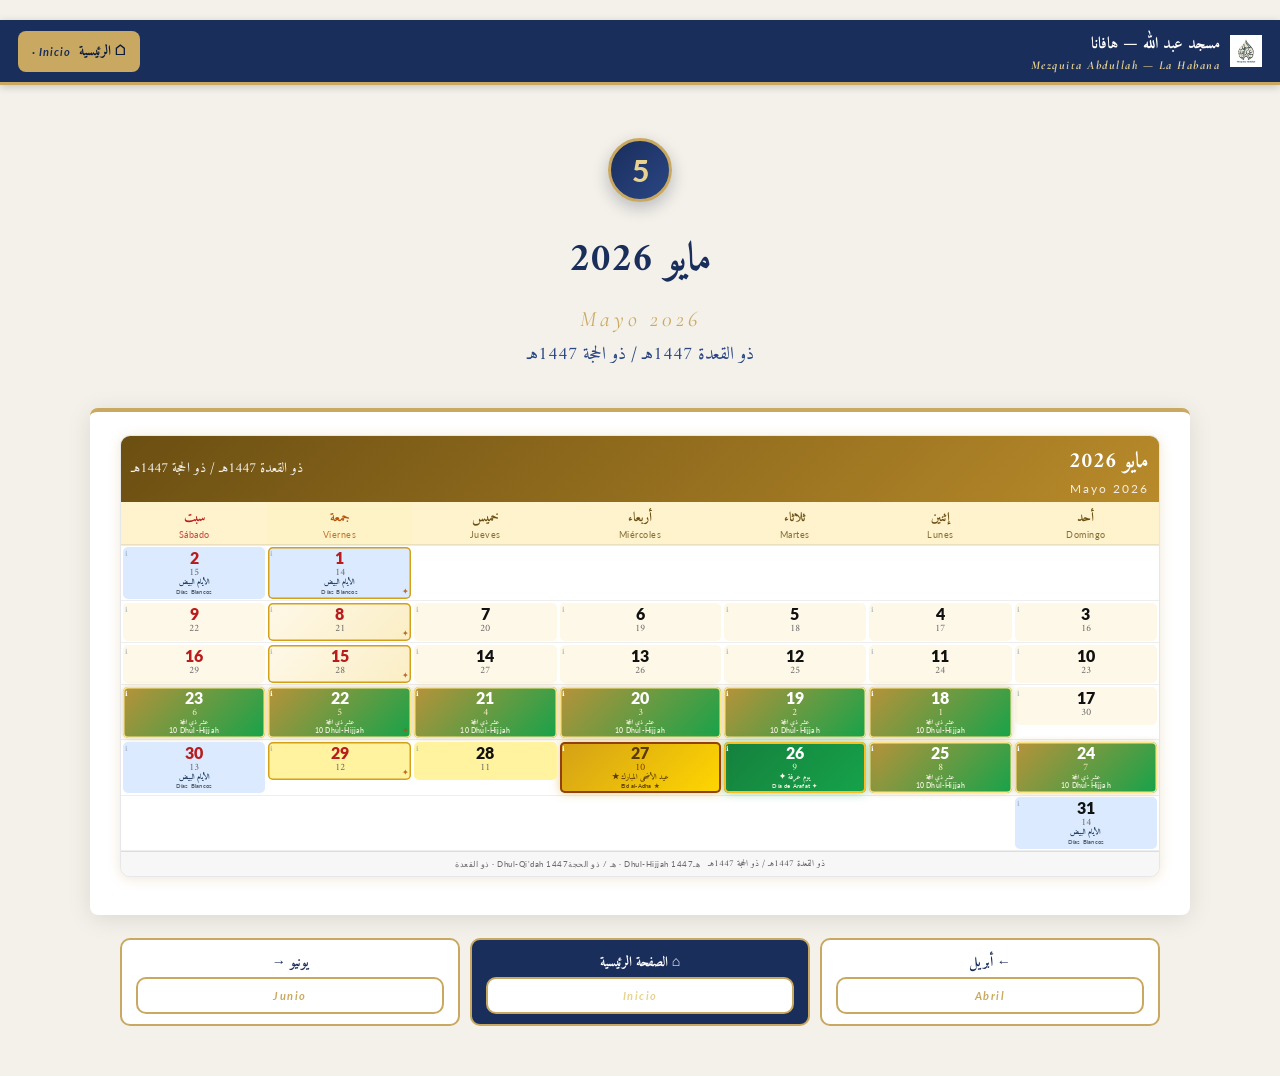
<file: may.html>
<!DOCTYPE html>
<html lang="ar" dir="rtl">
<head>
<meta charset="UTF-8">
<meta name="viewport" content="width=device-width, initial-scale=1.0">
<title>مايو / Mayo 2026 | مسجد عبد الله — هافانا | Mezquita Abdullah</title>
<link rel="icon" type="image/png" href="logo.png">
<link rel="preconnect" href="https://fonts.googleapis.com">
<link rel="preconnect" href="https://fonts.gstatic.com" crossorigin>
<link href="https://fonts.googleapis.com/css2?family=Amiri:ital,wght@0,400;0,700;1,400&family=Scheherazade+New:wght@400;600;700&family=Lato:wght@300;400;700;900&family=Cormorant+Garamond:ital,wght@0,400;0,600;0,700;1,400&display=swap" rel="stylesheet">
<style>

* { margin: 0; padding: 0; box-sizing: border-box; }
html, body {
  background: #e8eaed;
  font-family: 'Amiri', 'Scheherazade New', 'Lato', serif;
  color: #1a1a1a;
  direction: rtl;
}
body { padding: 20px 0; }

/* ========== PAGE ========== */
.page {
  width: 420mm;
  min-height: 297mm;
  background: #fff;
  margin: 0 auto 20px;
  padding: 10mm;
  page-break-after: always;
  box-shadow: 0 4px 20px rgba(0,0,0,0.12);
  position: relative;
  overflow: hidden;
}

/* ========== COVER PAGE ========== */
.cover-page {
  background:
    radial-gradient(ellipse at top, #1a3a6c 0%, #0d2b4e 50%, #061a30 100%);
  color: #f7e9c4;
  display: flex;
  flex-direction: column;
  align-items: center;
  justify-content: center;
  text-align: center;
  padding: 30mm 20mm;
}
.cover-page::before {
  content: "";
  position: absolute; inset: 8mm;
  border: 3px double #c9a45c;
  border-radius: 6px;
  pointer-events: none;
  box-shadow: inset 0 0 0 2px rgba(201,164,92,0.25);
}
.cover-page::after {
  content: "";
  position: absolute; inset: 0;
  background:
    repeating-linear-gradient(45deg, transparent 0 18px, rgba(201,164,92,0.04) 18px 19px),
    repeating-linear-gradient(-45deg, transparent 0 18px, rgba(201,164,92,0.04) 18px 19px);
  pointer-events: none;
}
.cover-inner { position: relative; z-index: 2; max-width: 320mm; }
.basmala {
  font-family: 'Amiri', serif;
  font-size: 36px;
  color: #f3d27a;
  margin-bottom: 18mm;
  text-shadow: 0 2px 8px rgba(0,0,0,0.4);
}
.cover-crescent {
  font-size: 78px;
  color: #f0c860;
  margin-bottom: 6mm;
  filter: drop-shadow(0 4px 12px rgba(240,200,96,0.4));
}
.cover-mosque-ar {
  font-family: 'Amiri', serif;
  font-size: 76px;
  font-weight: 700;
  color: #fff;
  letter-spacing: 4px;
  text-shadow: 0 4px 14px rgba(0,0,0,0.5);
  margin-bottom: 6mm;
  line-height: 1.1;
}
.cover-mosque-es {
  font-family: 'Cormorant Garamond', serif;
  font-size: 44px;
  font-weight: 600;
  color: #f3d27a;
  letter-spacing: 6px;
  font-style: italic;
  direction: ltr;
  margin-bottom: 14mm;
}
.cover-divider {
  width: 220mm;
  height: 28px;
  margin: 6mm auto 12mm;
  background:
    linear-gradient(to right, transparent, #c9a45c 20%, #c9a45c 80%, transparent);
  -webkit-mask: radial-gradient(circle at center, transparent 8px, #000 9px),
                linear-gradient(#000,#000);
  -webkit-mask-composite: source-over;
  mask: radial-gradient(circle at center, transparent 8px, #000 9px),
        linear-gradient(#000,#000);
  position: relative;
}
.cover-divider::before, .cover-divider::after {
  content: "✦";
  position: absolute; top: 0;
  color: #f0c860; font-size: 22px;
}
.cover-divider::before { left: -2mm; }
.cover-divider::after { right: -2mm; }
.cover-title-ar {
  font-family: 'Amiri', serif;
  font-size: 48px;
  font-weight: 700;
  color: #f7e9c4;
  margin-bottom: 4mm;
  letter-spacing: 2px;
}
.cover-title-es {
  font-family: 'Cormorant Garamond', serif;
  font-size: 30px;
  font-weight: 500;
  color: #d4b475;
  font-style: italic;
  direction: ltr;
  margin-bottom: 16mm;
}
.cover-year {
  font-family: 'Lato', sans-serif;
  font-size: 120px;
  font-weight: 900;
  color: #fff;
  line-height: 1;
  letter-spacing: 12px;
  text-shadow: 0 6px 20px rgba(0,0,0,0.5);
  margin: 8mm 0;
}
.cover-hijri {
  font-family: 'Amiri', serif;
  font-size: 32px;
  color: #f0c860;
  font-weight: 700;
  letter-spacing: 3px;
  margin-bottom: 20mm;
}
.cover-location {
  font-family: 'Cormorant Garamond', serif;
  font-size: 20px;
  color: #d4b475;
  direction: ltr;
  font-style: italic;
  letter-spacing: 4px;
}
.cover-location .sep { margin: 0 8px; color: #c9a45c; }

/* ========== CALENDAR PAGES HEADER ========== */
.page-header {
  background: linear-gradient(135deg, #0d2b4e 0%, #1a4a7a 50%, #0d2b4e 100%);
  color: #fff;
  padding: 5mm 8mm;
  border-radius: 10px;
  margin-bottom: 5mm;
  display: flex;
  align-items: center;
  justify-content: space-between;
  position: relative;
  overflow: hidden;
}
.page-header::before {
  content: "";
  position: absolute; inset: 0;
  background: repeating-linear-gradient(45deg, transparent 0 20px, rgba(201,164,92,0.06) 20px 21px);
}
.ph-mosque { display: flex; flex-direction: column; gap: 2px; position: relative; z-index: 2; }
.ph-mosque-ar { font-family: 'Amiri', serif; font-size: 26px; font-weight: 700; color: #f7e9c4; letter-spacing: 2px; }
.ph-mosque-es { font-family: 'Cormorant Garamond', serif; font-size: 16px; color: #d4b475; direction: ltr; font-style: italic; letter-spacing: 3px; }
.ph-section { display: flex; flex-direction: column; gap: 2px; text-align: center; position: relative; z-index: 2; }
.ph-section-ar { font-family: 'Amiri', serif; font-size: 28px; font-weight: 700; color: #fff; }
.ph-section-es { font-family: 'Lato', sans-serif; font-size: 14px; color: #f0c860; direction: ltr; letter-spacing: 4px; font-weight: 300; }
.ph-year { font-family: 'Lato', sans-serif; font-size: 28px; font-weight: 900; color: #f0c860; letter-spacing: 3px; position: relative; z-index: 2; }

/* ========== MONTHS GRID (4 per page) ========== */
.months-grid-4 {
  display: grid;
  grid-template-columns: repeat(2, 1fr);
  grid-template-rows: repeat(2, 1fr);
  gap: 5mm;
  height: calc(297mm - 32mm);
}

.month-block {
  border-radius: 10px;
  overflow: hidden;
  box-shadow: 0 2px 10px rgba(0,0,0,0.10);
  border: 2px solid #d8d8d8;
  background: #fff;
  display: flex;
  flex-direction: column;
}
.month-block.sacred {
  border-color: #c9a45c;
  box-shadow: 0 2px 12px rgba(201,164,92,0.25);
}
.month-block.ramadan {
  border-color: #15803d;
  box-shadow: 0 2px 12px rgba(21,128,61,0.20);
}

.month-head {
  padding: 6px 10px;
  text-align: center;
  display: flex;
  align-items: center;
  justify-content: space-between;
}
.month-block:not(.sacred):not(.ramadan) .month-head { background: linear-gradient(135deg, #0d2b4e, #1a5276); color: #fff; }
.month-block.sacred .month-head { background: linear-gradient(135deg, #6B4F12, #b88a2a); color: #fff; }
.month-block.ramadan .month-head { background: linear-gradient(135deg, #0f4c2a, #1a7a43); color: #fff; }
.month-greg-name { display: flex; flex-direction: column; align-items: flex-start; }
.month-greg-name .m-ar { font-family: 'Amiri', serif; font-size: 22px; font-weight: 700; }
.month-greg-name .m-es { font-family: 'Lato', sans-serif; font-size: 12px; font-weight: 400; opacity: 0.85; direction: ltr; letter-spacing: 2px; }
.month-hijri-name { text-align: left; }
.month-hijri-name .m-ar { font-family: 'Amiri', serif; font-size: 14px; opacity: 0.95; display: block; }

.cal-table { width: 100%; border-collapse: collapse; flex: 1; }
.cal-table th {
  padding: 4px 2px;
  text-align: center;
  font-size: 11px;
  font-weight: 700;
  border-bottom: 2px solid rgba(0,0,0,0.08);
  vertical-align: middle;
}
.cal-table th .wd-ar { font-family: 'Amiri', serif; font-size: 13px; display: block; }
.cal-table th .wd-es { font-family: 'Lato', sans-serif; font-size: 8.5px; font-weight: 400; opacity: 0.8; direction: ltr; letter-spacing: 0.5px; display: block; margin-top: 1px; }
.month-block:not(.sacred):not(.ramadan) .cal-table th { background: #e8f0f8; color: #0d2b4e; }
.month-block.sacred .cal-table th { background: #fef3cd; color: #6B4F12; }
.month-block.ramadan .cal-table th { background: #d4edda; color: #0f4c2a; }
.cal-table th.fri { color: #b45309 !important; background: #fef3c7 !important; }
.cal-table th.sat { color: #b91c1c !important; }

.cal-table td {
  padding: 1.5px;
  text-align: center;
  vertical-align: top;
  border-bottom: 0.5px solid #eee;
}

.day-cell {
  display: flex;
  flex-direction: column;
  align-items: center;
  border-radius: 5px;
  padding: 3px 2px;
  min-height: 38px;
  position: relative;
  cursor: pointer;
  transition: transform 0.12s ease, box-shadow 0.12s ease;
}
.day-cell:hover {
  transform: translateY(-1px);
  box-shadow: 0 3px 10px rgba(0,0,0,0.18);
  z-index: 5;
}
.info-dot {
  position: absolute;
  top: 1px;
  inset-inline-end: 2px;
  font-size: 7px;
  color: #94a3b8;
  opacity: 0.6;
}
.day-cell:hover .info-dot { color: #0d2b4e; opacity: 1; }

.g-num { font-family: 'Lato', sans-serif; font-size: 16px; font-weight: 800; line-height: 1; color: #111; }
.h-num { font-family: 'Amiri', serif; font-size: 10px; color: #666; line-height: 1.1; margin-top: 1px; }
.ev-label {
  font-size: 7px;
  line-height: 1.15;
  text-align: center;
  font-weight: 600;
  max-width: 99%;
  margin-top: 1px;
}
.ev-ar { font-family: 'Amiri', serif; font-size: 7.5px; color: #0d2b4e; }
.ev-es { font-family: 'Lato', sans-serif; font-size: 6px; color: #4b5563; direction: ltr; opacity: 0.9; letter-spacing: 0.2px; }
.ev-label.mini { font-size: 6.5px; }

/* Day type backgrounds */
.dc-eid        { background: linear-gradient(135deg, #ffd966, #ffe88a) !important; }
.dc-eid2       { background: #fff3a0 !important; }
.dc-holy       { background: linear-gradient(135deg, #ede0f8, #dcc6f3) !important; }
.dc-fast-start { background: #c6f0d3 !important; }
.dc-arafah     { background: linear-gradient(135deg, #b7f3c4, #88e0a0) !important; }
.dc-ramadan    { background: #edf7ed; }
.dc-sacred     { background: #fef8e8; }
.dc-white      { background: #dbeafe !important; }
.dc-new-year   { background: #fce4ec !important; }

/* Friday highlight (gold frame) — applied on top */
.day-cell.is-friday {
  background: linear-gradient(135deg, #fef9e7, #fdf2c1);
  box-shadow: inset 0 0 0 1.5px #d4a017;
}
.day-cell.is-friday::after {
  content: "✦";
  position: absolute;
  bottom: 0px; inset-inline-start: 2px;
  color: #b45309;
  font-size: 8px;
  opacity: 0.85;
}
/* Friday + Ramadan etc keep their own bg via specificity (Friday adds frame only) */
.day-cell.is-friday.dc-ramadan { background: linear-gradient(135deg, #edf7ed, #d6f0d6); }
.day-cell.is-friday.dc-sacred  { background: linear-gradient(135deg, #fef8e8, #fbeec4); }
.day-cell.is-friday.dc-white   { background: linear-gradient(135deg, #dbeafe, #c5e0ff); }

/* Last ten Ramadan — deep emerald glow */
.day-cell.is-last10 {
  background: linear-gradient(135deg, #047857, #065f46) !important;
  color: #fff !important;
  box-shadow: inset 0 0 0 1.5px #fbbf24, 0 0 8px rgba(4,120,87,0.45);
}
.day-cell.is-last10 .g-num { color: #fff !important; }
.day-cell.is-last10 .h-num { color: #fde68a !important; }
.day-cell.is-last10 .ev-ar { color: #fef3c7 !important; }
.day-cell.is-last10 .ev-es { color: #fef3c7 !important; }
.day-cell.is-last10 .info-dot { color: #fde68a !important; opacity: 1; }
/* Laylat al-Qadr override */
.day-cell.is-last10.dc-holy {
  background: linear-gradient(135deg, #5b21b6, #7c3aed) !important;
  box-shadow: inset 0 0 0 2px #fbbf24, 0 0 12px rgba(124,58,237,0.5);
}

/* Ten Dhul-Hijjah — warm gold→green */
.day-cell.is-tendh {
  background: linear-gradient(135deg, #b8923a, #16a34a) !important;
  color: #fff !important;
  box-shadow: inset 0 0 0 1.5px #fde68a, 0 0 6px rgba(184,146,58,0.40);
}
.day-cell.is-tendh .g-num { color: #fff !important; }
.day-cell.is-tendh .h-num { color: #fef3c7 !important; }
.day-cell.is-tendh .ev-ar, .day-cell.is-tendh .ev-es { color: #fffbeb !important; }
.day-cell.is-tendh .info-dot { color: #fff !important; opacity: 1; }
/* Arafah / Adha keep their special background */
.day-cell.is-tendh.dc-arafah { background: linear-gradient(135deg, #15803d, #16a34a) !important; box-shadow: inset 0 0 0 2px #fbbf24, 0 0 10px rgba(22,163,74,0.5); }
.day-cell.is-tendh.dc-eid { background: linear-gradient(135deg, #d4a017, #ffd700) !important; color: #5b3a00 !important; box-shadow: inset 0 0 0 2px #92400e, 0 0 10px rgba(212,160,23,0.5); }
.day-cell.is-tendh.dc-eid .g-num { color: #5b3a00 !important; }
.day-cell.is-tendh.dc-eid .h-num { color: #7c3a00 !important; }
.day-cell.is-tendh.dc-eid .ev-ar, .day-cell.is-tendh.dc-eid .ev-es { color: #5b3a00 !important; }

.fri .g-num, .sat .g-num { color: #b91c1c; }

.month-footer {
  background: #f7f7f7;
  text-align: center;
  padding: 4px 6px;
  font-size: 9px;
  color: #555;
  border-top: 1px solid #ddd;
  display: flex;
  justify-content: center;
  align-items: center;
  gap: 8px;
}
.month-footer .ftr-es { font-family: 'Lato', sans-serif; direction: ltr; font-size: 8px; opacity: 0.85; letter-spacing: 0.5px; }

.page-footer {
  position: absolute;
  bottom: 4mm;
  left: 10mm;
  right: 10mm;
  text-align: center;
  font-size: 10px;
  color: #6b7280;
  padding-top: 4px;
  border-top: 1px solid #e5e7eb;
  display: flex;
  align-items: center;
  justify-content: center;
  gap: 8px;
  font-family: 'Amiri', 'Lato', serif;
}
.page-footer .dot { color: #c9a45c; }

/* ========== MODAL ========== */
.modal-overlay {
  position: fixed;
  inset: 0;
  background: rgba(10,20,40,0.65);
  backdrop-filter: blur(4px);
  -webkit-backdrop-filter: blur(4px);
  display: none;
  align-items: center;
  justify-content: center;
  z-index: 1000;
  padding: 20px;
  /* السماح بالتمرير على overlay عندما يكون المحتوى أطول من الشاشة */
  overflow-y: auto;
  -webkit-overflow-scrolling: touch;
  overscroll-behavior: contain;
}
.modal-overlay.active { display: flex; }
.modal {
  background: #fff;
  width: min(420px, 100%);
  max-height: 85vh;
  /* استخدام dvh عند توفره للتعامل مع شريط المتصفح المتحرك على الهاتف */
  max-height: 85dvh;
  display: flex;
  flex-direction: column;
  border-radius: 16px;
  border: 3px solid #c9a45c;
  box-shadow: 0 20px 60px rgba(0,0,0,0.4);
  position: relative;
  overflow: hidden; /* الحفاظ على الحواف المستديرة */
  animation: modalIn 0.25s ease-out;
  /* منع backdrop-filter من إفساد التمرير للعناصر الداخلية */
  will-change: transform, opacity;
}
@keyframes modalIn {
  from { opacity: 0; transform: translateY(20px) scale(0.96); }
  to { opacity: 1; transform: translateY(0) scale(1); }
}
.modal-header {
  background: linear-gradient(135deg, #0d2b4e, #1a4a7a);
  color: #fff;
  padding: 20px 28px;
  padding-inline-end: 60px; /* مساحة لزر الإغلاق */
  border-radius: 13px 13px 0 0;
  position: relative;
  flex-shrink: 0; /* الهيدر ثابت لا يُضغط */
}
.modal-close {
  position: absolute;
  top: 12px;
  inset-inline-end: 14px;
  width: 36px; height: 36px;
  border-radius: 50%;
  background: rgba(255,255,255,0.2);
  border: 1.5px solid rgba(255,255,255,0.3);
  color: #fff;
  font-size: 22px;
  cursor: pointer;
  display: flex; align-items: center; justify-content: center;
  transition: background 0.15s;
  z-index: 5;
  -webkit-tap-highlight-color: transparent;
  touch-action: manipulation;
}
.modal-close:hover { background: rgba(255,255,255,0.3); }
.modal-date-line {
  font-family: 'Lato', sans-serif;
  font-size: 14px;
  color: #f0c860;
  letter-spacing: 2px;
  margin-bottom: 4px;
}
.modal-title-ar { font-family: 'Amiri', serif; font-size: 28px; font-weight: 700; margin-bottom: 4px; }
.modal-title-es { font-family: 'Cormorant Garamond', serif; font-size: 18px; color: #d4b475; direction: ltr; font-style: italic; letter-spacing: 2px; }
.modal-section { margin-bottom: 18px; }
.modal-section h4 {
  font-family: 'Amiri', serif;
  font-size: 15px;
  color: #0d2b4e;
  margin-bottom: 6px;
  padding-bottom: 4px;
  border-bottom: 2px solid #c9a45c;
  display: inline-block;
}
.modal-section .es-label { font-family: 'Lato', sans-serif; font-size: 11px; color: #6b7280; direction: ltr; margin-left: 6px; }
.modal-section p.ar { font-family: 'Amiri', serif; font-size: 18px; line-height: 1.8; color: #1f2937; }
.modal-section p.es { font-family: 'Lato', sans-serif; font-size: 14px; line-height: 1.6; color: #374151; direction: ltr; text-align: left; margin-top: 8px; padding-inline-start: 12px; border-inline-start: 3px solid #c9a45c; }
/* جسم النافذة هو المنطقة القابلة للتمرير */
.modal-body {
  padding: 22px 28px;
  overflow-y: auto;
  -webkit-overflow-scrolling: touch;
  overscroll-behavior: contain;
  flex: 1 1 auto;
  min-height: 0; /* مهم لـ flex children حتى يعمل scroll */
}
.modal-footer {
  flex-shrink: 0;
}
.modal-quote {
  background: linear-gradient(135deg, #fef9e7, #fef3c7);
  border-radius: 10px;
  padding: 18px 22px;
  border: 1.5px solid #d4a017;
  margin-top: 10px;
}
.modal-quote .q-ar {
  font-family: 'Amiri', serif;
  font-size: 22px;
  line-height: 1.9;
  color: #5b3a00;
  text-align: center;
  font-weight: 600;
}
.modal-quote .q-es {
  font-family: 'Cormorant Garamond', serif;
  font-size: 15px;
  line-height: 1.55;
  color: #6b4f12;
  direction: ltr;
  text-align: center;
  font-style: italic;
  margin-top: 10px;
  padding-top: 10px;
  border-top: 1px dashed #d4a017;
}
.modal-quote .q-ref {
  font-family: 'Lato', sans-serif;
  font-size: 12px;
  color: #92400e;
  text-align: center;
  margin-top: 8px;
  letter-spacing: 1px;
}
.modal-footer {
  padding: 14px 28px;
  text-align: center;
  font-family: 'Amiri', serif;
  font-size: 13px;
  color: #6b7280;
  border-top: 1px solid #e5e7eb;
}
.modal-footer .es { font-family: 'Lato', sans-serif; font-size: 11px; direction: ltr; color: #9ca3af; }

/* ========== COMPACT LEGEND (under calendar) ========== */
.legend-compact {
  margin-top: 3mm;
  padding: 2.5mm 3mm;
  background: linear-gradient(135deg, #f8fafc, #f1f5f9);
  border-radius: 6px;
  border: 1px solid #e2e8f0;
}
.legend-title-small {
  text-align: center;
  font-family: 'Amiri', serif;
  font-size: 11px;
  font-weight: 700;
  color: #0d2b4e;
  margin-bottom: 2mm;
}
.legend-grid-small {
  display: flex;
  flex-wrap: wrap;
  gap: 1.2mm 2.5mm;
  justify-content: center;
}
.legend-chip {
  display: inline-flex;
  align-items: center;
  gap: 3px;
  padding: 1.5px 5px;
  border-radius: 14px;
  border: 1px solid #cbd5e1;
  background: #fff;
  font-size: 8px;
}
.legend-chip .swatch {
  width: 8px;
  height: 8px;
  border-radius: 2px;
  flex-shrink: 0;
  border: 1px solid rgba(0,0,0,0.15);
}
.legend-chip .swatch.dc-eid { background: linear-gradient(135deg, #ffd966, #ffe88a); }
.legend-chip .swatch.dc-eid2 { background: #fff3a0; }
.legend-chip .swatch.dc-holy { background: linear-gradient(135deg, #ede0f8, #dcc6f3); }
.legend-chip .swatch.dc-fast-start { background: #c6f0d3; }
.legend-chip .swatch.dc-arafah { background: linear-gradient(135deg, #b7f3c4, #88e0a0); }
.legend-chip .swatch.dc-ramadan { background: #edf7ed; }
.legend-chip .swatch.dc-sacred { background: #fef8e8; }
.legend-chip .swatch.dc-white { background: #dbeafe; }
.legend-chip .swatch.dc-new-year { background: #fce4ec; }
.legend-chip .swatch.is-friday { background: linear-gradient(135deg, #fef9e7, #fdf2c1); box-shadow: inset 0 0 0 1px #d4a017; }
.legend-chip .swatch.is-last10 { background: linear-gradient(135deg, #047857, #065f46); }
.legend-chip .swatch.is-tendh { background: linear-gradient(135deg, #b8923a, #16a34a); }
.legend-chip .text {
  font-family: 'Amiri', serif;
  font-size: 8px;
  color: #334155;
  white-space: nowrap;
}

/* ========== COMPACT EVENTS TABLE ========== */
.events-page {
  background: #fff;
  padding: 5mm 6mm;
  max-height: 100mm;
}
.events-title {
  text-align: center;
  font-family: 'Amiri', serif;
  font-size: 16px;
  font-weight: 700;
  color: #0d2b4e;
  margin-bottom: 1mm;
  letter-spacing: 1px;
}
.events-subtitle {
  text-align: center;
  font-family: 'Cormorant Garamond', serif;
  font-size: 10px;
  color: #c9a45c;
  direction: ltr;
  font-style: italic;
  letter-spacing: 1.5px;
  margin-bottom: 3mm;
}
.events-table-wrap { overflow-x: auto; max-width: 92%; margin: 0 auto; }
.events-table {
  width: 100%;
  border-collapse: collapse;
  font-family: 'Amiri', 'Lato', serif;
  font-size: 9px;
  table-layout: fixed;
}
.events-table th {
  background: linear-gradient(135deg, #0d2b4e, #1a4a7a);
  color: #fff;
  padding: 4px 3px;
  text-align: center;
  font-family: 'Amiri', serif;
  font-size: 10px;
  font-weight: 700;
  border: 1px solid #0d2b4e;
}
.events-table th .es { font-family: 'Lato', sans-serif; font-size: 7px; font-weight: 400; opacity: 0.85; direction: ltr; display: block; margin-top: 1px; letter-spacing: 0.3px; }
.events-table td {
  padding: 3px 3px;
  border: 1px solid #e5e7eb;
  text-align: center;
  vertical-align: middle;
}
.events-table tr:nth-child(even) { background: #f8fafc; }
.events-table tr:hover { background: #eef6ff; }
.events-table .ev-name-ar { font-family: 'Amiri', serif; font-size: 10px; font-weight: 700; color: #0d2b4e; }
.events-table .ev-name-es { font-family: 'Lato', sans-serif; font-size: 8px; color: #6b7280; direction: ltr; display: block; margin-top: 1px; }
.events-table .date-greg { font-family: 'Lato', sans-serif; font-size: 9px; color: #374151; direction: ltr; }
.events-table .date-hijri { font-family: 'Amiri', serif; font-size: 9px; color: #92400e; }
.events-table col:first-child { width: 44%; }
.events-table col:nth-child(2) { width: 28%; }
.events-table col:nth-child(3) { width: 28%; }

/* ========== MODAL MOBILE FIXES ========== */
@media (max-width: 640px) {
  /* تعطيل blur على الهاتف (يسبب lag ومشاكل تمرير على iOS/Android القديم) */
  .modal-overlay {
    padding: 10px;
    align-items: flex-start; /* لصق بالأعلى لتجنب قطع المحتوى الطويل */
    justify-content: center;
    backdrop-filter: none;
    -webkit-backdrop-filter: none;
    background: rgba(10,20,40,0.78);
    /* استخدام dvh لتجنب مشاكل شريط العنوان المتحرك */
    height: 100vh;
    height: 100dvh;
    overflow-y: auto;
    -webkit-overflow-scrolling: touch;
    overscroll-behavior: contain;
    /* تجنب إيماءات التمرير في الخلفية */
    touch-action: pan-y;
  }
  .modal-overlay.active {
    display: flex;
  }
  .modal {
    width: 100%;
    max-width: 460px;
    margin: 12px auto;
    /* الارتفاع الأقصى: استخدام dvh لتفادي قفز شريط المتصفح */
    max-height: calc(100dvh - 24px);
    max-height: calc(100vh - 24px); /* fallback */
    border-radius: 14px;
    border-width: 2px;
    position: relative;
    /* مهم: نضمن أن العنصر لا يتأثر بـ transform بعد انتهاء الأنيميشن */
    display: flex;
    flex-direction: column;
    overflow: hidden;
  }
  /* استخدام dvh في المتصفحات الحديثة فقط */
  @supports (height: 100dvh) {
    .modal { max-height: calc(100dvh - 24px); }
  }
  .modal-header {
    padding: 14px 18px;
    padding-inline-end: 54px;
    border-radius: 12px 12px 0 0;
    flex-shrink: 0;
  }
  .modal-close {
    width: 38px; height: 38px;       /* أكبر للضغط السهل (≥ 38px) */
    font-size: 20px;
    top: 8px;
    inset-inline-end: 8px;
    background: rgba(255,255,255,0.28);
    border: 1.5px solid rgba(255,255,255,0.45);
    box-shadow: 0 2px 6px rgba(0,0,0,0.25);
  }
  .modal-date-line { font-size: 11px; letter-spacing: 1px; }
  .modal-title-ar { font-size: 20px; }
  .modal-title-es { font-size: 14px; }
  .modal-body {
    padding: 14px 18px 18px;
    overflow-y: auto;
    -webkit-overflow-scrolling: touch;
    overscroll-behavior: contain;
    flex: 1 1 auto;
    min-height: 0;
  }
  .modal-section { margin-bottom: 12px; }
  .modal-section h4 { font-size: 13px; }
  .modal-section p.ar { font-size: 15px; }
  .modal-section p.es { font-size: 12px; }
  .modal-quote { padding: 12px 14px; }
  .modal-quote .q-ar { font-size: 16px; line-height: 1.85; }
  .modal-quote .q-es { font-size: 13px; }
  .modal-footer {
    padding: 10px 18px;
    font-size: 11px;
    flex-shrink: 0;
  }
}

/* === تحسين الوضع الأفقي (Landscape) على الهاتف === */
@media (max-width: 900px) and (orientation: landscape) and (max-height: 500px) {
  .modal-overlay { padding: 6px; align-items: flex-start; }
  .modal {
    max-height: calc(100dvh - 12px);
    max-height: calc(100vh - 12px);
    margin: 6px auto;
  }
  .modal-header { padding: 10px 16px; padding-inline-end: 50px; }
  .modal-title-ar { font-size: 18px; margin-bottom: 2px; }
  .modal-title-es { font-size: 12px; }
  .modal-date-line { font-size: 10px; margin-bottom: 2px; }
  .modal-close { width: 34px; height: 34px; font-size: 18px; top: 6px; inset-inline-end: 6px; }
  .modal-body { padding: 10px 16px; }
  .modal-section { margin-bottom: 10px; }
  .modal-quote { padding: 10px 12px; }
  .modal-footer { padding: 8px 16px; }
}

/* === دعم الشاشات الصغيرة جداً === */
@media (max-width: 360px) {
  .modal-header { padding: 12px 14px; padding-inline-end: 50px; }
  .modal-body { padding: 12px 14px; }
  .modal-title-ar { font-size: 18px; }
  .modal-section p.ar { font-size: 14px; }
  .modal-quote .q-ar { font-size: 15px; }
}

/* ========== PRINT ========== */
@media print {
  body { background: #fff; padding: 0; }
  .page { box-shadow: none; margin: 0; page-break-after: always; }
  .info-dot { display: none !important; }
  .modal-overlay { display: none !important; }
  .day-cell { cursor: default; }
  .day-cell:hover { transform: none; box-shadow: none; }
}

@page { size: A3 landscape; margin: 0; }


/* ===== New theme: navy + gold from mosque logo ===== */
:root{
  --navy:#1a2e5c;
  --navy-dark:#0d1a3a;
  --navy-light:#2a4684;
  --gold:#c9a961;
  --gold-light:#e8d28f;
  --cream:#fbf8f1;
}
html, body { background:#f4f1ea; }
/* Override cover gradients on new index */
.home-hero{
  background: linear-gradient(135deg, #ffffff 0%, #fbf8f1 60%, #f1eadb 100%);
  color: var(--navy);
  text-align:center;
  padding: 24mm 16mm 18mm;
  border-bottom: 4px solid var(--gold);
  position:relative;
}
.home-hero::before{
  content:""; position:absolute; inset: 5mm; pointer-events:none;
  border: 2px solid rgba(201,169,97,0.45); border-radius: 8px;
}
.home-logo{
  width: 160px; height: 160px; object-fit: contain;
  margin: 0 auto 6mm; display:block;
  filter: drop-shadow(0 6px 18px rgba(26,46,92,0.18));
}
.home-mosque-ar{
  font-family:'Amiri', serif; font-size: 44px; font-weight:700;
  color: var(--navy); letter-spacing: 3px; margin-bottom: 4mm;
}
.home-mosque-es{
  font-family:'Cormorant Garamond', serif; font-size: 26px; font-weight:600;
  color: var(--gold); font-style: italic; letter-spacing: 4px;
  direction:ltr; margin-bottom: 6mm;
}
.home-title-ar{
  font-family:'Amiri', serif; font-size: 30px; color: var(--navy-dark);
  margin-bottom: 2mm;
}
.home-title-es{
  font-family:'Cormorant Garamond', serif; font-size: 18px; color: var(--navy-light);
  direction:ltr; letter-spacing: 3px; font-style:italic; margin-bottom: 4mm;
}
.home-year{
  font-family:'Lato', sans-serif; font-size: 42px; font-weight:900;
  color: var(--gold); letter-spacing: 8px;
}
.home-hijri{
  font-family:'Amiri', serif; font-size: 22px; color: var(--navy);
  margin-top: 2mm;
}

/* Notice banner */
.home-notice{
  margin: 8mm auto 4mm;
  max-width: 92%;
  background: linear-gradient(135deg, #fff9e6, #fef3c7);
  border: 2px solid var(--gold);
  border-radius: 10px;
  padding: 14px 20px;
  text-align:center;
  box-shadow: 0 4px 12px rgba(201,169,97,0.18);
}
.home-notice .ar{
  font-family:'Amiri', serif; font-size: 18px; font-weight:700;
  color: var(--navy-dark); display:block; margin-bottom: 4px;
}
.home-notice .es{
  font-family:'Lato', sans-serif; font-size: 13px; color: var(--navy);
  direction: ltr; display:block; font-style: italic;
}
.home-notice .icon{ font-size: 22px; color: var(--gold); margin: 0 6px; vertical-align:middle; }

/* Buttons grid */
.months-section{
  padding: 8mm 10mm 12mm;
  background: #fff;
}
.months-section-title{
  text-align:center;
  font-family:'Amiri', serif; font-size: 26px; font-weight:700;
  color: var(--navy); margin-bottom: 2mm;
}
.months-section-title-es{
  text-align:center;
  font-family:'Cormorant Garamond', serif; font-size: 15px;
  color: var(--gold); direction: ltr; letter-spacing: 3px;
  font-style:italic; margin-bottom: 8mm;
}
.months-buttons{
  display: grid;
  grid-template-columns: repeat(4, 1fr);
  gap: 14px;
  max-width: 980px;
  margin: 0 auto;
}
.month-btn{
  display:flex; flex-direction:column; align-items:center; justify-content:center;
  background: linear-gradient(135deg, var(--navy) 0%, var(--navy-light) 100%);
  color: #fff;
  text-decoration: none;
  border-radius: 12px;
  padding: 18px 10px;
  border: 2px solid var(--gold);
  box-shadow: 0 4px 12px rgba(13,26,58,0.25);
  transition: transform .18s ease, box-shadow .18s ease, background .18s ease;
  cursor: pointer;
  position: relative;
  overflow: hidden;
}
.month-btn::before{
  content: ""; position: absolute; top: 0; left: 0; right: 0; height: 4px;
  background: linear-gradient(90deg, transparent, var(--gold-light), transparent);
}
.month-btn:hover{
  transform: translateY(-3px);
  box-shadow: 0 10px 22px rgba(13,26,58,0.35);
  background: linear-gradient(135deg, var(--navy-light) 0%, var(--navy) 100%);
}
.month-btn .num{
  font-family:'Lato', sans-serif; font-size: 28px; font-weight: 900;
  color: var(--gold-light);
  background: rgba(0,0,0,0.18);
  width: 44px; height: 44px; border-radius: 50%;
  display: flex; align-items:center; justify-content:center;
  margin-bottom: 8px;
  border: 1.5px solid var(--gold);
}
.month-btn .ar{
  font-family:'Amiri', serif; font-size: 20px; font-weight:700;
  color: #fff; margin-bottom: 2px;
}
.month-btn .es{
  font-family:'Lato', sans-serif; font-size: 12px;
  color: var(--gold-light); direction: ltr; letter-spacing: 1.5px;
  text-transform: uppercase;
}

@media (max-width: 900px){
  .months-buttons{ grid-template-columns: repeat(3, 1fr); }
  .home-mosque-ar{ font-size: 32px; }
  .home-mosque-es{ font-size: 20px; }
  .home-logo{ width: 120px; height: 120px; }
}
@media (max-width: 560px){
  .months-buttons{ grid-template-columns: repeat(2, 1fr); }
  .home-hero{ padding: 14mm 6mm; }
  .home-mosque-ar{ font-size: 26px; }
  .home-year{ font-size: 32px; }
}

/* Month page header back-button */
.back-bar{
  background: var(--navy);
  color: #fff;
  padding: 10px 18px;
  display: flex; align-items: center; justify-content: space-between;
  gap: 12px;
  border-bottom: 3px solid var(--gold);
  position: sticky; top: 0; z-index: 50;
  box-shadow: 0 2px 8px rgba(0,0,0,0.18);
}
.back-bar .brand{
  display:flex; align-items:center; gap:10px;
  font-family:'Amiri', serif; font-weight:700; font-size: 16px;
}
.back-bar .brand img{ width: 32px; height: 32px; object-fit: contain; }
.back-bar .brand .es{
  font-family:'Cormorant Garamond', serif; font-style:italic;
  font-size: 12px; color: var(--gold-light); direction: ltr;
  display: block; letter-spacing: 1.5px;
}
.back-btn{
  background: var(--gold);
  color: var(--navy-dark);
  border: none;
  padding: 8px 14px;
  border-radius: 8px;
  font-family: 'Amiri', 'Lato', serif;
  font-weight: 700;
  font-size: 14px;
  cursor: pointer;
  text-decoration: none;
  display: inline-flex; align-items: center; gap: 8px;
  transition: transform .15s, background .15s;
}
.back-btn:hover{ background: var(--gold-light); transform: translateY(-1px); }
.back-btn .es{
  font-family:'Lato', sans-serif; font-style:italic;
  font-size: 11px; color: var(--navy); direction:ltr; letter-spacing:1px;
}

.month-page-title{
  text-align:center;
  padding: 14mm 10mm 4mm;
}
.month-page-title .num-badge{
  display:inline-flex; align-items:center; justify-content:center;
  width: 64px; height: 64px; border-radius: 50%;
  background: linear-gradient(135deg, var(--navy), var(--navy-light));
  color: var(--gold-light);
  font-family:'Lato', sans-serif; font-size: 30px; font-weight:900;
  border: 3px solid var(--gold);
  margin: 0 auto 6mm;
  box-shadow: 0 6px 16px rgba(13,26,58,0.25);
}
.month-page-title .ar{
  font-family:'Amiri', serif; font-size: 40px; font-weight:700;
  color: var(--navy); display:block; margin-bottom: 3mm;
}
.month-page-title .es{
  font-family:'Cormorant Garamond', serif; font-size: 22px;
  color: var(--gold); direction: ltr; letter-spacing: 4px;
  font-style: italic; display:block; margin-bottom: 2mm;
}
.month-page-title .hijri{
  font-family:'Amiri', serif; font-size: 18px; color: var(--navy-light);
  display:block;
}

/* Adjust single-month page wrapper */
.single-month-wrap{
  background: #fff;
  width: 100%;
  max-width: 1100px;
  margin: 6mm auto;
  padding: 6mm 8mm 10mm;
  box-shadow: 0 4px 24px rgba(0,0,0,0.10);
  border-radius: 8px;
  border-top: 4px solid var(--gold);
}
.single-month-wrap .month-block{
  break-inside: avoid;
  border: 1px solid #e5e7eb;
}

/* Inter-month navigation */
.month-nav{
  display:flex; justify-content:space-between; align-items:center;
  max-width: 1100px; margin: 6mm auto 8mm; padding: 0 8mm;
  gap: 10px;
}
.month-nav a, .month-nav span{
  flex: 1;
  text-align: center;
  background: #fff;
  border: 2px solid var(--gold);
  color: var(--navy);
  padding: 10px 14px;
  border-radius: 10px;
  text-decoration: none;
  font-family:'Amiri', serif;
  font-weight: 700;
  font-size: 14px;
  transition: background .15s, transform .15s;
}
.month-nav a:hover{ background: var(--gold-light); transform: translateY(-1px); }
.month-nav .home-link{
  background: var(--navy); color: #fff;
}
.month-nav .home-link:hover{ background: var(--navy-light); color: #fff; }
.month-nav .es{
  display:block; font-family:'Lato', sans-serif; font-size: 11px;
  direction: ltr; color: var(--gold); letter-spacing:1.5px;
  font-style: italic; margin-top: 2px;
}
.month-nav .home-link .es{ color: var(--gold-light); }
.month-nav span.disabled{ opacity: 0.4; cursor: not-allowed; background:#f3f4f6; }

/* Print: hide back-bar & nav buttons */
@media print {
  .back-bar, .month-nav, .home-notice { display: none !important; }
}

</style>
</head>
<body>

<div class="back-bar">
  <div class="brand">
    <img src="logo.png" alt="logo">
    <div>
      مسجد عبد الله — هافانا
      <span class="es">Mezquita Abdullah — La Habana</span>
    </div>
  </div>
  <a class="back-btn" href="index.html">⌂ الرئيسية <span class="es">· Inicio</span></a>
</div>

<div class="month-page-title">
  <div class="num-badge">5</div>
  <span class="ar">مايو 2026</span>
  <span class="es">Mayo 2026</span>
  <span class="hijri">ذو القعدة 1447هـ / ذو الحجة 1447هـ</span>
</div>

<div class="single-month-wrap">
  <div class="month-block sacred"><div class="month-head"><div class="month-greg-name"><span class="m-ar">مايو 2026</span><span class="m-es">Mayo 2026</span></div><div class="month-hijri-name"><span class="m-ar">ذو القعدة 1447هـ / ذو الحجة 1447هـ</span></div></div><table class="cal-table"><tr><th class=""><span class="wd-ar">أحد</span><span class="wd-es">Domingo</span></th><th class=""><span class="wd-ar">إثنين</span><span class="wd-es">Lunes</span></th><th class=""><span class="wd-ar">ثلاثاء</span><span class="wd-es">Martes</span></th><th class=""><span class="wd-ar">أربعاء</span><span class="wd-es">Miércoles</span></th><th class=""><span class="wd-ar">خميس</span><span class="wd-es">Jueves</span></th><th class="fri"><span class="wd-ar">جمعة</span><span class="wd-es">Viernes</span></th><th class="sat"><span class="wd-ar">سبت</span><span class="wd-es">Sábado</span></th></tr><tr><td></td><td></td><td></td><td></td><td></td><td><div class="day-cell dc-white fri is-friday" data-date="2026-05-01" data-info="white_days" data-weekday="5" data-g="1" data-h="14"><span class="info-dot">ℹ</span><span class="g-num">1</span><span class="h-num">14</span><span class="ev-label ev-ar">الأيام البيض</span><span class="ev-label ev-es">Días Blancos</span></div></td><td><div class="day-cell dc-white sat" data-date="2026-05-02" data-info="white_days" data-weekday="6" data-g="2" data-h="15"><span class="info-dot">ℹ</span><span class="g-num">2</span><span class="h-num">15</span><span class="ev-label ev-ar">الأيام البيض</span><span class="ev-label ev-es">Días Blancos</span></div></td></tr><tr><td><div class="day-cell dc-sacred" data-date="2026-05-03" data-info="sacred_month" data-weekday="0" data-g="3" data-h="16"><span class="info-dot">ℹ</span><span class="g-num">3</span><span class="h-num">16</span></div></td><td><div class="day-cell dc-sacred" data-date="2026-05-04" data-info="sacred_month" data-weekday="1" data-g="4" data-h="17"><span class="info-dot">ℹ</span><span class="g-num">4</span><span class="h-num">17</span></div></td><td><div class="day-cell dc-sacred" data-date="2026-05-05" data-info="sacred_month" data-weekday="2" data-g="5" data-h="18"><span class="info-dot">ℹ</span><span class="g-num">5</span><span class="h-num">18</span></div></td><td><div class="day-cell dc-sacred" data-date="2026-05-06" data-info="sacred_month" data-weekday="3" data-g="6" data-h="19"><span class="info-dot">ℹ</span><span class="g-num">6</span><span class="h-num">19</span></div></td><td><div class="day-cell dc-sacred" data-date="2026-05-07" data-info="sacred_month" data-weekday="4" data-g="7" data-h="20"><span class="info-dot">ℹ</span><span class="g-num">7</span><span class="h-num">20</span></div></td><td><div class="day-cell dc-sacred fri is-friday" data-date="2026-05-08" data-info="friday" data-weekday="5" data-g="8" data-h="21"><span class="info-dot">ℹ</span><span class="g-num">8</span><span class="h-num">21</span></div></td><td><div class="day-cell dc-sacred sat" data-date="2026-05-09" data-info="sacred_month" data-weekday="6" data-g="9" data-h="22"><span class="info-dot">ℹ</span><span class="g-num">9</span><span class="h-num">22</span></div></td></tr><tr><td><div class="day-cell dc-sacred" data-date="2026-05-10" data-info="sacred_month" data-weekday="0" data-g="10" data-h="23"><span class="info-dot">ℹ</span><span class="g-num">10</span><span class="h-num">23</span></div></td><td><div class="day-cell dc-sacred" data-date="2026-05-11" data-info="sacred_month" data-weekday="1" data-g="11" data-h="24"><span class="info-dot">ℹ</span><span class="g-num">11</span><span class="h-num">24</span></div></td><td><div class="day-cell dc-sacred" data-date="2026-05-12" data-info="sacred_month" data-weekday="2" data-g="12" data-h="25"><span class="info-dot">ℹ</span><span class="g-num">12</span><span class="h-num">25</span></div></td><td><div class="day-cell dc-sacred" data-date="2026-05-13" data-info="sacred_month" data-weekday="3" data-g="13" data-h="26"><span class="info-dot">ℹ</span><span class="g-num">13</span><span class="h-num">26</span></div></td><td><div class="day-cell dc-sacred" data-date="2026-05-14" data-info="sacred_month" data-weekday="4" data-g="14" data-h="27"><span class="info-dot">ℹ</span><span class="g-num">14</span><span class="h-num">27</span></div></td><td><div class="day-cell dc-sacred fri is-friday" data-date="2026-05-15" data-info="friday" data-weekday="5" data-g="15" data-h="28"><span class="info-dot">ℹ</span><span class="g-num">15</span><span class="h-num">28</span></div></td><td><div class="day-cell dc-sacred sat" data-date="2026-05-16" data-info="sacred_month" data-weekday="6" data-g="16" data-h="29"><span class="info-dot">ℹ</span><span class="g-num">16</span><span class="h-num">29</span></div></td></tr><tr><td><div class="day-cell dc-sacred" data-date="2026-05-17" data-info="sacred_month" data-weekday="0" data-g="17" data-h="30"><span class="info-dot">ℹ</span><span class="g-num">17</span><span class="h-num">30</span></div></td><td><div class="day-cell dc-sacred is-tendh" data-date="2026-05-18" data-info="ten_dhulhijjah" data-weekday="1" data-g="18" data-h="1"><span class="info-dot">ℹ</span><span class="g-num">18</span><span class="h-num">1</span><span class="ev-label ev-ar mini">عشر ذي الحجة</span><span class="ev-label ev-es mini">10 Dhul-Hijjah</span></div></td><td><div class="day-cell dc-sacred is-tendh" data-date="2026-05-19" data-info="ten_dhulhijjah" data-weekday="2" data-g="19" data-h="2"><span class="info-dot">ℹ</span><span class="g-num">19</span><span class="h-num">2</span><span class="ev-label ev-ar mini">عشر ذي الحجة</span><span class="ev-label ev-es mini">10 Dhul-Hijjah</span></div></td><td><div class="day-cell dc-sacred is-tendh" data-date="2026-05-20" data-info="ten_dhulhijjah" data-weekday="3" data-g="20" data-h="3"><span class="info-dot">ℹ</span><span class="g-num">20</span><span class="h-num">3</span><span class="ev-label ev-ar mini">عشر ذي الحجة</span><span class="ev-label ev-es mini">10 Dhul-Hijjah</span></div></td><td><div class="day-cell dc-sacred is-tendh" data-date="2026-05-21" data-info="ten_dhulhijjah" data-weekday="4" data-g="21" data-h="4"><span class="info-dot">ℹ</span><span class="g-num">21</span><span class="h-num">4</span><span class="ev-label ev-ar mini">عشر ذي الحجة</span><span class="ev-label ev-es mini">10 Dhul-Hijjah</span></div></td><td><div class="day-cell dc-sacred fri is-friday is-tendh" data-date="2026-05-22" data-info="ten_dhulhijjah" data-weekday="5" data-g="22" data-h="5"><span class="info-dot">ℹ</span><span class="g-num">22</span><span class="h-num">5</span><span class="ev-label ev-ar mini">عشر ذي الحجة</span><span class="ev-label ev-es mini">10 Dhul-Hijjah</span></div></td><td><div class="day-cell dc-sacred sat is-tendh" data-date="2026-05-23" data-info="ten_dhulhijjah" data-weekday="6" data-g="23" data-h="6"><span class="info-dot">ℹ</span><span class="g-num">23</span><span class="h-num">6</span><span class="ev-label ev-ar mini">عشر ذي الحجة</span><span class="ev-label ev-es mini">10 Dhul-Hijjah</span></div></td></tr><tr><td><div class="day-cell dc-sacred is-tendh" data-date="2026-05-24" data-info="ten_dhulhijjah" data-weekday="0" data-g="24" data-h="7"><span class="info-dot">ℹ</span><span class="g-num">24</span><span class="h-num">7</span><span class="ev-label ev-ar mini">عشر ذي الحجة</span><span class="ev-label ev-es mini">10 Dhul-Hijjah</span></div></td><td><div class="day-cell dc-sacred is-tendh" data-date="2026-05-25" data-info="ten_dhulhijjah" data-weekday="1" data-g="25" data-h="8"><span class="info-dot">ℹ</span><span class="g-num">25</span><span class="h-num">8</span><span class="ev-label ev-ar mini">عشر ذي الحجة</span><span class="ev-label ev-es mini">10 Dhul-Hijjah</span></div></td><td><div class="day-cell dc-arafah is-tendh" data-date="2026-05-26" data-info="arafah" data-weekday="2" data-g="26" data-h="9"><span class="info-dot">ℹ</span><span class="g-num">26</span><span class="h-num">9</span><span class="ev-label ev-ar">يوم عرفة ✦</span><span class="ev-label ev-es">Día de Arafat ✦</span></div></td><td><div class="day-cell dc-eid is-tendh" data-date="2026-05-27" data-info="eid_adha" data-weekday="3" data-g="27" data-h="10"><span class="info-dot">ℹ</span><span class="g-num">27</span><span class="h-num">10</span><span class="ev-label ev-ar">عيد الأضحى المبارك ★</span><span class="ev-label ev-es">Eid al-Adha ★</span></div></td><td><div class="day-cell dc-eid2" data-date="2026-05-28" data-info="tashreeq" data-weekday="4" data-g="28" data-h="11"><span class="info-dot">ℹ</span><span class="g-num">28</span><span class="h-num">11</span></div></td><td><div class="day-cell dc-eid2 fri is-friday" data-date="2026-05-29" data-info="tashreeq" data-weekday="5" data-g="29" data-h="12"><span class="info-dot">ℹ</span><span class="g-num">29</span><span class="h-num">12</span></div></td><td><div class="day-cell dc-white sat" data-date="2026-05-30" data-info="tashreeq" data-weekday="6" data-g="30" data-h="13"><span class="info-dot">ℹ</span><span class="g-num">30</span><span class="h-num">13</span><span class="ev-label ev-ar">الأيام البيض</span><span class="ev-label ev-es">Días Blancos</span></div></td></tr><tr><td><div class="day-cell dc-white" data-date="2026-05-31" data-info="white_days" data-weekday="0" data-g="31" data-h="14"><span class="info-dot">ℹ</span><span class="g-num">31</span><span class="h-num">14</span><span class="ev-label ev-ar">الأيام البيض</span><span class="ev-label ev-es">Días Blancos</span></div></td><td></td><td></td><td></td><td></td><td></td><td></td></tr></table><div class="month-footer"><span>ذو القعدة 1447هـ / ذو الحجة 1447هـ</span><span class="ftr-es">ذو القعدة · Dhul-Qi&#x27;dah 1447هـ / ذو الحجة · Dhul-Hijjah 1447هـ</span></div></div>
</div>

<div class="month-nav">
  <a href="april.html">← أبريل <span class="es">Abril</span></a>
  <a class="home-link" href="index.html">⌂ الصفحة الرئيسية <span class="es">Inicio</span></a>
  <a href="june.html">يونيو → <span class="es">Junio</span></a>
</div>

<!-- Modal -->
<!-- ===================== MODAL ===================== -->
<div class="modal-overlay" id="dayModal" role="dialog" aria-modal="true" aria-labelledby="modalTitle">
  <div class="modal" role="document">
    <div class="modal-header">
      <button class="modal-close" id="modalClose" aria-label="إغلاق / Cerrar">✕</button>
      <div class="modal-date-line" id="modalDate">—</div>
      <div class="modal-title-ar" id="modalTitleAr">—</div>
      <div class="modal-title-es" id="modalTitleEs">—</div>
    </div>
    <div class="modal-body">
      <div class="modal-section">
        <h4>فضل اليوم <span class="es-label">· Virtud del día</span></h4>
        <p class="ar" id="modalVirtueAr">—</p>
        <p class="es" id="modalVirtueEs">—</p>
      </div>
      <div class="modal-section">
        <h4>من القرآن أو السنة <span class="es-label">· Del Corán o la Sunna</span></h4>
        <div class="modal-quote">
          <div class="q-ar" id="modalQuoteAr">—</div>
          <div class="q-es" id="modalQuoteEs">—</div>
          <div class="q-ref" id="modalQuoteRef">—</div>
        </div>
      </div>

<script>
const INFO = {"friday": {"title_ar": "يوم الجمعة - سيد الأيام", "title_es": "Viernes - El Señor de los Días", "virtue_ar": "يوم الجمعة سيّد الأيام عند الله، فيه ساعة لا يوافقها مسلم يدعو الله إلا استجاب له، وتُغفر فيه الذنوب من جمعة إلى جمعة.", "virtue_es": "El viernes es el mejor de los días ante Allah. En él hay una hora en que si un musulmán pide a Allah, Le será concedido; y los pecados son perdonados de un viernes a otro.", "quote_ar": "«خَيْرُ يَوْمٍ طَلَعَتْ عَلَيْهِ الشَّمْسُ يَوْمُ الْجُمُعَةِ، فِيهِ خُلِقَ آدَمُ، وَفِيهِ أُدْخِلَ الْجَنَّةَ، وَفِيهِ أُخْرِجَ مِنْهَا»", "quote_es": "«El mejor día sobre el que sale el sol es el viernes: en él fue creado Adán, en él entró al Paraíso y en él salió de él».", "ref": "رواه مسلم · Sahih Muslim"}, "white_days": {"title_ar": "الأيام البيض (13-14-15 من كل شهر هجري)", "title_es": "Días Blancos (13, 14, 15 de cada mes Hijri)", "virtue_ar": "صيام الأيام البيض من السنن المؤكدة عن النبي ﷺ، يعدل صيام ثلاثة أيام منها صيام الشهر، فإذا داومتَ عليها كان كصيام الدهر.", "virtue_es": "Ayunar los Días Blancos es una Sunna establecida del Profeta ﷺ. Tres días de ayuno equivalen a ayunar el mes; quien los mantiene es como si ayunara todo el año.", "quote_ar": "«صِيَامُ ثَلَاثَةِ أَيَّامٍ مِنْ كُلِّ شَهْرٍ صِيَامُ الدَّهْرِ، أَيَّامُ الْبِيضِ: صَبِيحَةَ ثَلَاثَ عَشْرَةَ، وَأَرْبَعَ عَشْرَةَ، وَخَمْسَ عَشْرَةَ»", "quote_es": "«Ayunar tres días de cada mes equivale a ayunar todo el tiempo: los días blancos, las mañanas del 13, 14 y 15».", "ref": "رواه النسائي · An-Nasa'i"}, "isra_miraj": {"title_ar": "ليلة الإسراء والمعراج", "title_es": "Al-Isra wal-Mi'raj (Viaje Nocturno y Ascensión)", "virtue_ar": "في هذه الليلة أَسْرَى الله بنبيه محمد ﷺ من المسجد الحرام إلى المسجد الأقصى، ثم عُرج به إلى السماوات العلا، وفُرضت في تلك الليلة الصلوات الخمس.", "virtue_es": "En esta noche Allah llevó a Su Profeta Muhammad ﷺ desde la Mezquita Sagrada hasta la Mezquita al-Aqsa, y luego lo elevó a los cielos. Fueron prescritas las cinco oraciones diarias.", "quote_ar": "{سُبْحَانَ الَّذِي أَسْرَى بِعَبْدِهِ لَيْلًا مِنَ الْمَسْجِدِ الْحَرَامِ إِلَى الْمَسْجِدِ الْأَقْصَى الَّذِي بَارَكْنَا حَوْلَهُ لِنُرِيَهُ مِنْ آيَاتِنَا}", "quote_es": "«¡Glorificado sea Quien hizo viajar de noche a Su siervo desde la Mezquita Sagrada hasta la Mezquita al-Aqsa, cuyos alrededores hemos bendecido, para mostrarle parte de Nuestros signos!»", "ref": "الإسراء: 1 · Corán 17:1"}, "nisf_shaban": {"title_ar": "ليلة النصف من شعبان", "title_es": "Mitad de Sha'ban", "virtue_ar": "ليلة مباركة يُستحب فيها الإكثار من الطاعة والاستغفار، وصيام يومها من جملة الأيام البيض المستحبة.", "virtue_es": "Una noche bendita en la que se recomienda multiplicar la adoración y el arrepentimiento, y ayunar el día como parte de los Días Blancos.", "quote_ar": "«إِنَّ اللَّهَ لَيَطَّلِعُ فِي لَيْلَةِ النِّصْفِ مِنْ شَعْبَانَ، فَيَغْفِرُ لِجَمِيعِ خَلْقِهِ، إِلَّا لِمُشْرِكٍ أَوْ مُشَاحِنٍ»", "quote_es": "«Allah desciende [con Su Misericordia] en la noche de la mitad de Sha'ban y perdona a toda Su creación, excepto al que asocia a otro con Él o al que guarda rencor».", "ref": "رواه ابن ماجه · Ibn Majah"}, "ramadan_start": {"title_ar": "أول شهر رمضان المبارك", "title_es": "Primer día del bendito mes de Ramadán", "virtue_ar": "يبدأ هنا شهر القرآن، شهر الصيام والقيام والرحمة والمغفرة والعتق من النار. تُفتح فيه أبواب الجنة وتُغلق أبواب النار وتُصفّد الشياطين.", "virtue_es": "Comienza el mes del Corán, del ayuno, las oraciones nocturnas, la misericordia, el perdón y la liberación del Fuego. Las puertas del Paraíso se abren, las del Infierno se cierran y los demonios son encadenados.", "quote_ar": "{شَهْرُ رَمَضَانَ الَّذِي أُنْزِلَ فِيهِ الْقُرْآنُ هُدًى لِلنَّاسِ وَبَيِّنَاتٍ مِنَ الْهُدَىٰ وَالْفُرْقَانِ}", "quote_es": "«El mes de Ramadán, en el cual fue revelado el Corán como guía para la humanidad y como pruebas claras de la guía y del criterio».", "ref": "البقرة: 185 · Corán 2:185"}, "ramadan": {"title_ar": "يوم من أيام رمضان المبارك", "title_es": "Día del bendito mes de Ramadán", "virtue_ar": "صيام رمضان ركن من أركان الإسلام، يُكفِّر الله به ما تقدم من الذنوب لمن صامه إيماناً واحتساباً، وتُضاعَف فيه الحسنات.", "virtue_es": "El ayuno de Ramadán es uno de los pilares del Islam; Allah perdona los pecados pasados de quien lo ayuna con fe y esperanza de recompensa, y las buenas acciones se multiplican.", "quote_ar": "«مَنْ صَامَ رَمَضَانَ إِيمَانًا وَاحْتِسَابًا غُفِرَ لَهُ مَا تَقَدَّمَ مِنْ ذَنْبِهِ»", "quote_es": "«Quien ayune Ramadán con fe y esperando la recompensa, sus pecados pasados serán perdonados».", "ref": "متفق عليه · Bukhari y Muslim"}, "last_ten_ramadan": {"title_ar": "العشر الأواخر من رمضان", "title_es": "Los últimos diez días de Ramadán", "virtue_ar": "أعظم عشرٍ في أعظم شهر؛ فيها ليلة القدر التي هي خير من ألف شهر. كان النبي ﷺ يجتهد فيها ما لا يجتهد في غيرها، ويعتكف فيها.", "virtue_es": "Los diez más grandes del mes más grande; en ellos está Laylat al-Qadr, mejor que mil meses. El Profeta ﷺ se esforzaba en ellos como en ningún otro momento y hacía i'tikaf (retiro).", "quote_ar": "«كَانَ النَّبِيُّ ﷺ إِذَا دَخَلَ الْعَشْرُ شَدَّ مِئْزَرَهُ، وَأَحْيَا لَيْلَهُ، وَأَيْقَظَ أَهْلَهُ»", "quote_es": "«Cuando comenzaban los últimos diez días, el Profeta ﷺ ceñía su cintura (para la adoración), pasaba la noche en vela y despertaba a su familia».", "ref": "متفق عليه · Bukhari y Muslim"}, "laylat_qadr": {"title_ar": "ليلة القدر", "title_es": "Laylat al-Qadr (Noche del Decreto)", "virtue_ar": "ليلة خير من ألف شهر، تتنزل فيها الملائكة والروح، يُغفر فيها للقائم إيماناً واحتساباً. تُلتمس في الوتر من العشر الأواخر.", "virtue_es": "Una noche mejor que mil meses; en ella descienden los ángeles y el Espíritu. Quien la pase en oración con fe y esperando la recompensa será perdonado. Se busca en las noches impares de los últimos diez.", "quote_ar": "{لَيْلَةُ الْقَدْرِ خَيْرٌ مِنْ أَلْفِ شَهْرٍ * تَنَزَّلُ الْمَلَائِكَةُ وَالرُّوحُ فِيهَا بِإِذْنِ رَبِّهِمْ مِنْ كُلِّ أَمْرٍ * سَلَامٌ هِيَ حَتَّىٰ مَطْلَعِ الْفَجْرِ}", "quote_es": "«La Noche del Decreto es mejor que mil meses. En ella descienden los ángeles y el Espíritu, con permiso de su Señor, para cumplir todo asunto. Es paz hasta el despuntar del alba».", "ref": "القدر: 3-5 · Corán 97:3-5"}, "eid_fitr": {"title_ar": "عيد الفطر المبارك", "title_es": "Eid al-Fitr Bendito", "virtue_ar": "أول أيام شوال، يوم فرحة المؤمنين بإتمام صيامهم. يُسنّ التكبير، والاغتسال، ولبس أحسن الثياب، وأداء صلاة العيد، وإخراج زكاة الفطر قبلها.", "virtue_es": "El primer día de Shawwal, día de alegría de los creyentes por completar su ayuno. Se recomienda el Takbir, el baño, vestir las mejores ropas, rezar la oración del Eid y dar el Zakat al-Fitr antes.", "quote_ar": "{وَلِتُكْمِلُوا الْعِدَّةَ وَلِتُكَبِّرُوا اللَّهَ عَلَىٰ مَا هَدَاكُمْ وَلَعَلَّكُمْ تَشْكُرُونَ}", "quote_es": "«Y para que completéis el número [de días] y para que glorifiquéis a Allah por haberos guiado, y para que seáis agradecidos».", "ref": "البقرة: 185 · Corán 2:185"}, "six_shawwal": {"title_ar": "ست من شوال", "title_es": "Seis días de Shawwal", "virtue_ar": "صيام ستة أيام من شوال بعد رمضان من السنن العظيمة، يعدل صيامُ رمضانَ معها صيامَ الدهر كله.", "virtue_es": "Ayunar seis días de Shawwal tras Ramadán es una gran Sunna; junto con el ayuno de Ramadán equivale al ayuno de todo el año.", "quote_ar": "«مَنْ صَامَ رَمَضَانَ ثُمَّ أَتْبَعَهُ سِتًّا مِنْ شَوَّالٍ كَانَ كَصِيَامِ الدَّهْرِ»", "quote_es": "«Quien ayune Ramadán y lo siga con seis días de Shawwal, es como si hubiera ayunado todo el tiempo».", "ref": "رواه مسلم · Sahih Muslim"}, "ten_dhulhijjah": {"title_ar": "عشر ذي الحجة", "title_es": "Los diez días de Dhul-Hijjah", "virtue_ar": "أفضل أيام الدنيا، أقسم الله بها في كتابه. العمل الصالح فيها أحب إلى الله من سواها. يُستحب فيها الصيام والذكر والتكبير والصدقة.", "virtue_es": "Los mejores días del mundo; Allah juró por ellos en Su Libro. Las buenas acciones en ellos son más amadas por Allah que en cualquier otro tiempo. Se recomiendan el ayuno, el dhikr, el Takbir y la caridad.", "quote_ar": "{وَالْفَجْرِ * وَلَيَالٍ عَشْرٍ} — «مَا مِنْ أَيَّامٍ الْعَمَلُ الصَّالِحُ فِيهِنَّ أَحَبُّ إِلَى اللَّهِ مِنْ هَذِهِ الْأَيَّامِ الْعَشْرِ»", "quote_es": "«¡Por el alba! ¡Y por las diez noches!» — «No hay días en que las buenas acciones sean más amadas por Allah que estos diez días».", "ref": "الفجر:1-2 · البخاري · Corán 89:1-2; Bukhari"}, "arafah": {"title_ar": "يوم عرفة", "title_es": "Día de Arafat", "virtue_ar": "أفضل أيام السنة، يوم إكمال الدين، يُكفّر الله بصيامه ذنوب سنتين: الماضية والآتية لغير الحاج. وفيه يباهي الله بأهل الموقف ملائكته.", "virtue_es": "El mejor día del año, día de la perfección del Dīn. Ayunarlo borra los pecados de dos años: el anterior y el siguiente, para quien no está en peregrinación. Allah se enorgullece de los peregrinos ante Sus ángeles.", "quote_ar": "«صِيَامُ يَوْمِ عَرَفَةَ، أَحْتَسِبُ عَلَى اللَّهِ أَنْ يُكَفِّرَ السَّنَةَ الَّتِي قَبْلَهُ وَالسَّنَةَ الَّتِي بَعْدَهُ»", "quote_es": "«El ayuno del día de Arafat — espero de Allah que borre los pecados del año anterior y del siguiente».", "ref": "رواه مسلم · Sahih Muslim"}, "eid_adha": {"title_ar": "عيد الأضحى المبارك", "title_es": "Eid al-Adha Bendito", "virtue_ar": "يوم النحر، أعظم أيام السنة عند الله. يُسنّ فيه التكبير وصلاة العيد والأضحية إحياءً لسنة إبراهيم عليه السلام.", "virtue_es": "El día del sacrificio, el más grande del año ante Allah. Se recomiendan el Takbir, la oración del Eid y el sacrificio (Udhiyah) reviviendo la Sunna de Ibrahim (la paz sea con él).", "quote_ar": "{فَصَلِّ لِرَبِّكَ وَانْحَرْ * إِنَّ شَانِئَكَ هُوَ الْأَبْتَرُ}", "quote_es": "«Reza, pues, a tu Señor y sacrifica. En verdad, quien te odia será el privado [de todo bien]».", "ref": "الكوثر: 2-3 · Corán 108:2-3"}, "tashreeq": {"title_ar": "أيام التشريق", "title_es": "Días de Tashriq", "virtue_ar": "أيام أكل وشرب وذكر لله. يُسنّ فيها التكبير دبر الصلوات، ولا يجوز صيامها إلا لمن لم يجد الهدي في الحج.", "virtue_es": "Días de comer, beber y recordar a Allah. Se recomienda el Takbir tras las oraciones, y no se ayunan excepto para quien no encontró el sacrificio en el Hajj.", "quote_ar": "«أَيَّامُ التَّشْرِيقِ أَيَّامُ أَكْلٍ وَشُرْبٍ وَذِكْرٍ لِلَّهِ»", "quote_es": "«Los días de Tashriq son días de comer, beber y recordar a Allah».", "ref": "رواه مسلم · Sahih Muslim"}, "hijri_new_year": {"title_ar": "رأس السنة الهجرية 1448هـ", "title_es": "Año Nuevo Hijri 1448", "virtue_ar": "ذكرى هجرة النبي ﷺ من مكة إلى المدينة، وبها بدأ التقويم الإسلامي. مناسبة للتأمل في معاني التضحية والثبات على الحق.", "virtue_es": "Conmemora la Hégira del Profeta ﷺ de La Meca a Medina, comienzo del calendario islámico. Ocasión para reflexionar sobre el sacrificio y la firmeza en la verdad.", "quote_ar": "{إِلَّا تَنْصُرُوهُ فَقَدْ نَصَرَهُ اللَّهُ إِذْ أَخْرَجَهُ الَّذِينَ كَفَرُوا ثَانِيَ اثْنَيْنِ إِذْ هُمَا فِي الْغَارِ إِذْ يَقُولُ لِصَاحِبِهِ لَا تَحْزَنْ إِنَّ اللَّهَ مَعَنَا}", "quote_es": "«Si no le auxiliáis, ya Allah le auxilió cuando los incrédulos le expulsaron, siendo el segundo de dos, cuando estaban ambos en la cueva, cuando decía a su compañero: ‹No te entristezcas, ciertamente Allah está con nosotros›».", "ref": "التوبة: 40 · Corán 9:40"}, "tasua": {"title_ar": "يوم تاسوعاء", "title_es": "Día de Tasu'a", "virtue_ar": "اليوم التاسع من محرم. يُستحب صيامه مع عاشوراء مخالفةً لليهود، كما أوصى به النبي ﷺ.", "virtue_es": "El noveno día de Muharram. Se recomienda ayunarlo junto con Ashura para diferenciarse de los judíos, tal como aconsejó el Profeta ﷺ.", "quote_ar": "«لَئِنْ بَقِيتُ إِلَى قَابِلٍ لَأَصُومَنَّ التَّاسِعَ»", "quote_es": "«Si vivo hasta el próximo año, ayunaré también el noveno [día]».", "ref": "رواه مسلم · Sahih Muslim"}, "ashura": {"title_ar": "يوم عاشوراء", "title_es": "Día de Ashura", "virtue_ar": "اليوم العاشر من محرم، نجّى الله فيه موسى وقومه من فرعون. صيامه يُكفّر ذنوب السنة الماضية.", "virtue_es": "El décimo día de Muharram; en él Allah salvó a Musa y su pueblo del Faraón. Su ayuno borra los pecados del año pasado.", "quote_ar": "«صِيَامُ يَوْمِ عَاشُورَاءَ، أَحْتَسِبُ عَلَى اللَّهِ أَنْ يُكَفِّرَ السَّنَةَ الَّتِي قَبْلَهُ»", "quote_es": "«El ayuno del día de Ashura — espero de Allah que borre los pecados del año anterior».", "ref": "رواه مسلم · Sahih Muslim"}, "mawlid": {"title_ar": "ذكرى المولد النبوي الشريف", "title_es": "Mawlid al-Nabi (Nacimiento del Profeta ﷺ)", "virtue_ar": "ذكرى ميلاد سيد الخلق محمد ﷺ. مناسبة للتذكير بسيرته العطرة وأخلاقه العظيمة والاقتداء به في كل حياتنا.", "virtue_es": "Aniversario del nacimiento del mejor de la creación, Muhammad ﷺ. Ocasión para recordar su noble biografía, su excelso carácter y seguir su ejemplo en toda nuestra vida.", "quote_ar": "{لَقَدْ كَانَ لَكُمْ فِي رَسُولِ اللَّهِ أُسْوَةٌ حَسَنَةٌ لِمَنْ كَانَ يَرْجُو اللَّهَ وَالْيَوْمَ الْآخِرَ وَذَكَرَ اللَّهَ كَثِيرًا}", "quote_es": "«Ciertamente, tenéis en el Mensajero de Allah un excelente ejemplo para quien tiene esperanza en Allah y en el Último Día, y recuerda mucho a Allah».", "ref": "الأحزاب: 21 · Corán 33:21"}, "sacred_month": {"title_ar": "الأشهر الحُرُم", "title_es": "Meses Sagrados", "virtue_ar": "هذا الشهر من الأشهر الحرم الأربعة: ذو القعدة، ذو الحجة، محرم، ورجب. تعظم فيها الحسنات وتتأكد فيها الطاعات.", "virtue_es": "Este mes es uno de los cuatro Meses Sagrados: Dhul-Qi'dah, Dhul-Hijjah, Muharram y Rajab. En ellos las buenas acciones se magnifican y se enfatiza la obediencia.", "quote_ar": "{إِنَّ عِدَّةَ الشُّهُورِ عِنْدَ اللَّهِ اثْنَا عَشَرَ شَهْرًا فِي كِتَابِ اللَّهِ يَوْمَ خَلَقَ السَّمَاوَاتِ وَالْأَرْضَ مِنْهَا أَرْبَعَةٌ حُرُمٌ}", "quote_es": "«El número de meses ante Allah es doce, en el Libro de Allah, desde el día en que creó los cielos y la tierra. Cuatro de ellos son sagrados».", "ref": "التوبة: 36 · Corán 9:36"}, "regular": {"title_ar": "يوم مبارك", "title_es": "Día bendito", "virtue_ar": "كل يوم هبة من الله، اجعله عامراً بذكر الله والعمل الصالح والإحسان إلى الناس.", "virtue_es": "Cada día es un regalo de Allah; llénalo con el recuerdo de Allah, las buenas obras y la bondad hacia los demás.", "quote_ar": "«اغْتَنِمْ خَمْسًا قَبْلَ خَمْسٍ: شَبَابَكَ قَبْلَ هَرَمِكَ، وَصِحَّتَكَ قَبْلَ سَقَمِكَ، وَغِنَاكَ قَبْلَ فَقْرِكَ، وَفَرَاغَكَ قَبْلَ شُغْلِكَ، وَحَيَاتَكَ قَبْلَ مَوْتِكَ»", "quote_es": "«Aprovecha cinco antes de otras cinco: tu juventud antes de tu vejez, tu salud antes de tu enfermedad, tu riqueza antes de tu pobreza, tu tiempo libre antes de tu ocupación y tu vida antes de tu muerte».", "ref": "رواه الحاكم · Al-Hakim"}};

const WEEKDAY_AR = ["أحد", "إثنين", "ثلاثاء", "أربعاء", "خميس", "جمعة", "سبت"];
const WEEKDAY_ES = ["Domingo", "Lunes", "Martes", "Miércoles", "Jueves", "Viernes", "Sábado"];
const GREG_AR = {
  1:"يناير",2:"فبراير",3:"مارس",4:"أبريل",5:"مايو",6:"يونيو",
  7:"يوليو",8:"أغسطس",9:"سبتمبر",10:"أكتوبر",11:"نوفمبر",12:"ديسمبر"
};
const GREG_ES = {
  1:"Enero",2:"Febrero",3:"Marzo",4:"Abril",5:"Mayo",6:"Junio",
  7:"Julio",8:"Agosto",9:"Septiembre",10:"Octubre",11:"Noviembre",12:"Diciembre"
};

const overlay = document.getElementById("dayModal");
const closeBtn = document.getElementById("modalClose");
const modalEl  = overlay.querySelector(".modal");
let  savedScrollY = 0;

function lockBodyScroll() {
  savedScrollY = window.scrollY || window.pageYOffset || 0;
  document.body.style.position = "fixed";
  document.body.style.top = `-${savedScrollY}px`;
  document.body.style.left = "0";
  document.body.style.right = "0";
  document.body.style.width = "100%";
  document.body.style.overflow = "hidden";
}

function unlockBodyScroll() {
  document.body.style.position = "";
  document.body.style.top = "";
  document.body.style.left = "";
  document.body.style.right = "";
  document.body.style.width = "";
  document.body.style.overflow = "";
  window.scrollTo(0, savedScrollY);
}

function openModal(cell) {
  const date = cell.dataset.date;
  const infoKey = cell.dataset.info || "regular";
  const wd = parseInt(cell.dataset.weekday, 10);
  const g = cell.dataset.g;
  const h = cell.dataset.h;
  const [yyyy, mm, dd] = date.split("-").map(Number);

  const info = INFO[infoKey] || INFO["regular"];

  document.getElementById("modalDate").innerHTML =
    `${WEEKDAY_AR[wd]} · ${WEEKDAY_ES[wd]} &nbsp;|&nbsp; ${dd} ${GREG_AR[mm]} ${yyyy} · ${dd} ${GREG_ES[mm]} ${yyyy} &nbsp;|&nbsp; ${h} هجري`;
  document.getElementById("modalTitleAr").textContent = info.title_ar;
  document.getElementById("modalTitleEs").textContent = info.title_es;
  document.getElementById("modalVirtueAr").textContent = info.virtue_ar;
  document.getElementById("modalVirtueEs").textContent = info.virtue_es;
  document.getElementById("modalQuoteAr").textContent = info.quote_ar;
  document.getElementById("modalQuoteEs").textContent = info.quote_es;
  document.getElementById("modalQuoteRef").textContent = info.ref;

  overlay.classList.add("active");
  lockBodyScroll();

  // إعادة ضبط موضع التمرير للأعلى داخل النافذة والجسم
  requestAnimationFrame(() => {
    if (modalEl) modalEl.scrollTop = 0;
    const body = modalEl ? modalEl.querySelector(".modal-body") : null;
    if (body) body.scrollTop = 0;
    overlay.scrollTop = 0;
    // إعطاء التركيز لزر الإغلاق لتحسين الوصولية
    try { closeBtn.focus({ preventScroll: true }); } catch(_) {}
  });
}

function closeModal() {
  overlay.classList.remove("active");
  unlockBodyScroll();
}

closeBtn.addEventListener("click", closeModal);
closeBtn.addEventListener("touchend", (e) => { e.preventDefault(); closeModal(); }, { passive: false });
overlay.addEventListener("click", (e) => { if (e.target === overlay) closeModal(); });
document.addEventListener("keydown", (e) => { if (e.key === "Escape" && overlay.classList.contains("active")) closeModal(); });

// إعادة حساب الأبعاد عند تغيير اتجاه الهاتف
window.addEventListener("orientationchange", () => {
  if (!overlay.classList.contains("active")) return;
  setTimeout(() => {
    if (modalEl) {
      // إجبار إعادة حساب الأبعاد
      modalEl.style.display = "none";
      // eslint-disable-next-line no-unused-expressions
      modalEl.offsetHeight;
      modalEl.style.display = "";
    }
  }, 120);
});

document.querySelectorAll(".day-cell[data-date]").forEach(cell => {
  cell.addEventListener("click", () => openModal(cell));
});
</script>
</body>
</html>
</file>
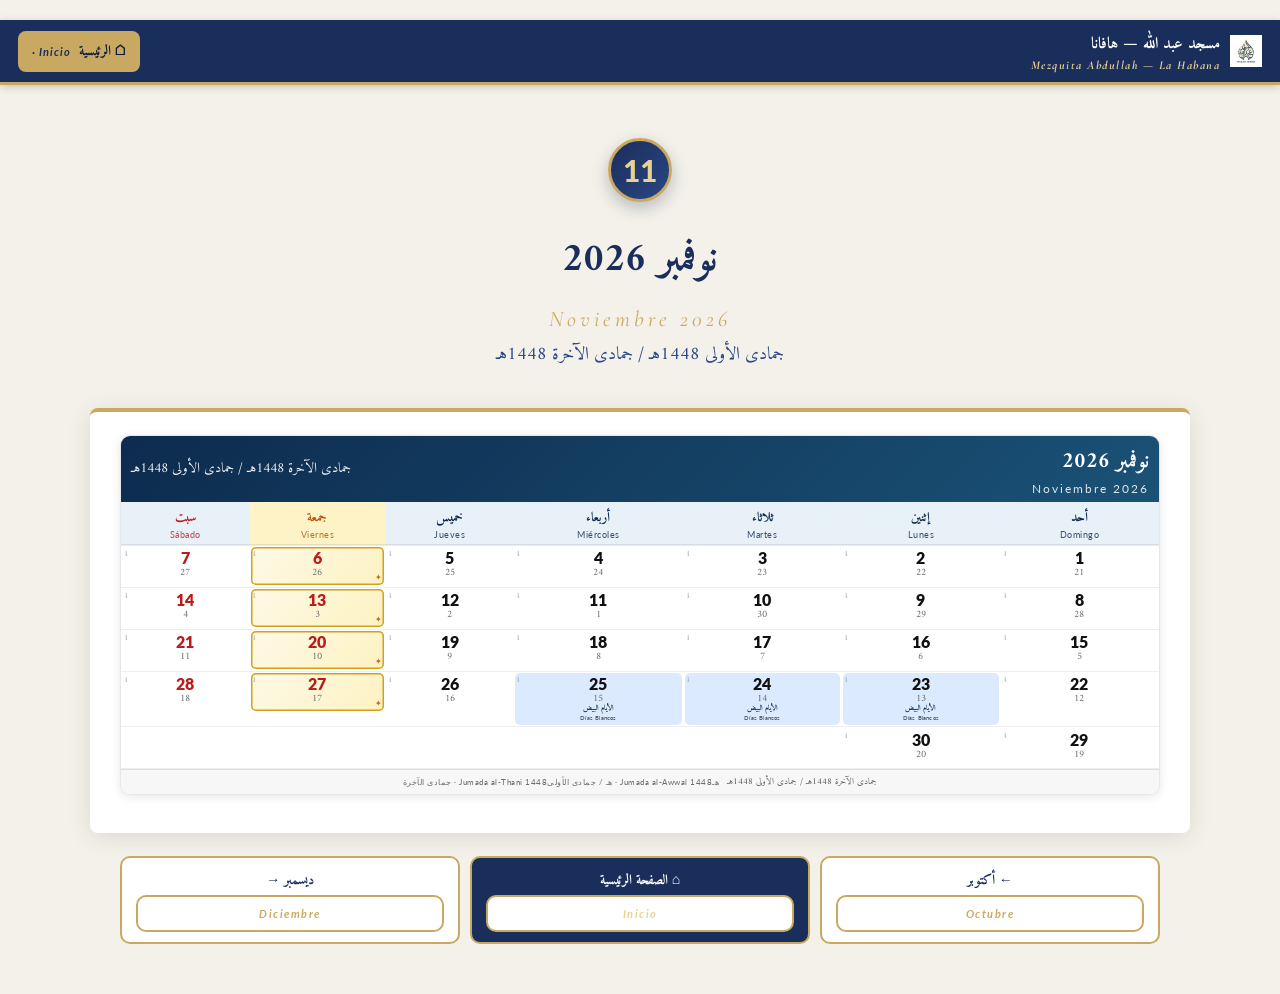
<file: november.html>
<!DOCTYPE html>
<html lang="ar" dir="rtl">
<head>
<meta charset="UTF-8">
<meta name="viewport" content="width=device-width, initial-scale=1.0">
<title>نوفمبر / Noviembre 2026 | مسجد عبد الله — هافانا | Mezquita Abdullah</title>
<link rel="icon" type="image/png" href="logo.png">
<link rel="preconnect" href="https://fonts.googleapis.com">
<link rel="preconnect" href="https://fonts.gstatic.com" crossorigin>
<link href="https://fonts.googleapis.com/css2?family=Amiri:ital,wght@0,400;0,700;1,400&family=Scheherazade+New:wght@400;600;700&family=Lato:wght@300;400;700;900&family=Cormorant+Garamond:ital,wght@0,400;0,600;0,700;1,400&display=swap" rel="stylesheet">
<style>

* { margin: 0; padding: 0; box-sizing: border-box; }
html, body {
  background: #e8eaed;
  font-family: 'Amiri', 'Scheherazade New', 'Lato', serif;
  color: #1a1a1a;
  direction: rtl;
}
body { padding: 20px 0; }

/* ========== PAGE ========== */
.page {
  width: 420mm;
  min-height: 297mm;
  background: #fff;
  margin: 0 auto 20px;
  padding: 10mm;
  page-break-after: always;
  box-shadow: 0 4px 20px rgba(0,0,0,0.12);
  position: relative;
  overflow: hidden;
}

/* ========== COVER PAGE ========== */
.cover-page {
  background:
    radial-gradient(ellipse at top, #1a3a6c 0%, #0d2b4e 50%, #061a30 100%);
  color: #f7e9c4;
  display: flex;
  flex-direction: column;
  align-items: center;
  justify-content: center;
  text-align: center;
  padding: 30mm 20mm;
}
.cover-page::before {
  content: "";
  position: absolute; inset: 8mm;
  border: 3px double #c9a45c;
  border-radius: 6px;
  pointer-events: none;
  box-shadow: inset 0 0 0 2px rgba(201,164,92,0.25);
}
.cover-page::after {
  content: "";
  position: absolute; inset: 0;
  background:
    repeating-linear-gradient(45deg, transparent 0 18px, rgba(201,164,92,0.04) 18px 19px),
    repeating-linear-gradient(-45deg, transparent 0 18px, rgba(201,164,92,0.04) 18px 19px);
  pointer-events: none;
}
.cover-inner { position: relative; z-index: 2; max-width: 320mm; }
.basmala {
  font-family: 'Amiri', serif;
  font-size: 36px;
  color: #f3d27a;
  margin-bottom: 18mm;
  text-shadow: 0 2px 8px rgba(0,0,0,0.4);
}
.cover-crescent {
  font-size: 78px;
  color: #f0c860;
  margin-bottom: 6mm;
  filter: drop-shadow(0 4px 12px rgba(240,200,96,0.4));
}
.cover-mosque-ar {
  font-family: 'Amiri', serif;
  font-size: 76px;
  font-weight: 700;
  color: #fff;
  letter-spacing: 4px;
  text-shadow: 0 4px 14px rgba(0,0,0,0.5);
  margin-bottom: 6mm;
  line-height: 1.1;
}
.cover-mosque-es {
  font-family: 'Cormorant Garamond', serif;
  font-size: 44px;
  font-weight: 600;
  color: #f3d27a;
  letter-spacing: 6px;
  font-style: italic;
  direction: ltr;
  margin-bottom: 14mm;
}
.cover-divider {
  width: 220mm;
  height: 28px;
  margin: 6mm auto 12mm;
  background:
    linear-gradient(to right, transparent, #c9a45c 20%, #c9a45c 80%, transparent);
  -webkit-mask: radial-gradient(circle at center, transparent 8px, #000 9px),
                linear-gradient(#000,#000);
  -webkit-mask-composite: source-over;
  mask: radial-gradient(circle at center, transparent 8px, #000 9px),
        linear-gradient(#000,#000);
  position: relative;
}
.cover-divider::before, .cover-divider::after {
  content: "✦";
  position: absolute; top: 0;
  color: #f0c860; font-size: 22px;
}
.cover-divider::before { left: -2mm; }
.cover-divider::after { right: -2mm; }
.cover-title-ar {
  font-family: 'Amiri', serif;
  font-size: 48px;
  font-weight: 700;
  color: #f7e9c4;
  margin-bottom: 4mm;
  letter-spacing: 2px;
}
.cover-title-es {
  font-family: 'Cormorant Garamond', serif;
  font-size: 30px;
  font-weight: 500;
  color: #d4b475;
  font-style: italic;
  direction: ltr;
  margin-bottom: 16mm;
}
.cover-year {
  font-family: 'Lato', sans-serif;
  font-size: 120px;
  font-weight: 900;
  color: #fff;
  line-height: 1;
  letter-spacing: 12px;
  text-shadow: 0 6px 20px rgba(0,0,0,0.5);
  margin: 8mm 0;
}
.cover-hijri {
  font-family: 'Amiri', serif;
  font-size: 32px;
  color: #f0c860;
  font-weight: 700;
  letter-spacing: 3px;
  margin-bottom: 20mm;
}
.cover-location {
  font-family: 'Cormorant Garamond', serif;
  font-size: 20px;
  color: #d4b475;
  direction: ltr;
  font-style: italic;
  letter-spacing: 4px;
}
.cover-location .sep { margin: 0 8px; color: #c9a45c; }

/* ========== CALENDAR PAGES HEADER ========== */
.page-header {
  background: linear-gradient(135deg, #0d2b4e 0%, #1a4a7a 50%, #0d2b4e 100%);
  color: #fff;
  padding: 5mm 8mm;
  border-radius: 10px;
  margin-bottom: 5mm;
  display: flex;
  align-items: center;
  justify-content: space-between;
  position: relative;
  overflow: hidden;
}
.page-header::before {
  content: "";
  position: absolute; inset: 0;
  background: repeating-linear-gradient(45deg, transparent 0 20px, rgba(201,164,92,0.06) 20px 21px);
}
.ph-mosque { display: flex; flex-direction: column; gap: 2px; position: relative; z-index: 2; }
.ph-mosque-ar { font-family: 'Amiri', serif; font-size: 26px; font-weight: 700; color: #f7e9c4; letter-spacing: 2px; }
.ph-mosque-es { font-family: 'Cormorant Garamond', serif; font-size: 16px; color: #d4b475; direction: ltr; font-style: italic; letter-spacing: 3px; }
.ph-section { display: flex; flex-direction: column; gap: 2px; text-align: center; position: relative; z-index: 2; }
.ph-section-ar { font-family: 'Amiri', serif; font-size: 28px; font-weight: 700; color: #fff; }
.ph-section-es { font-family: 'Lato', sans-serif; font-size: 14px; color: #f0c860; direction: ltr; letter-spacing: 4px; font-weight: 300; }
.ph-year { font-family: 'Lato', sans-serif; font-size: 28px; font-weight: 900; color: #f0c860; letter-spacing: 3px; position: relative; z-index: 2; }

/* ========== MONTHS GRID (4 per page) ========== */
.months-grid-4 {
  display: grid;
  grid-template-columns: repeat(2, 1fr);
  grid-template-rows: repeat(2, 1fr);
  gap: 5mm;
  height: calc(297mm - 32mm);
}

.month-block {
  border-radius: 10px;
  overflow: hidden;
  box-shadow: 0 2px 10px rgba(0,0,0,0.10);
  border: 2px solid #d8d8d8;
  background: #fff;
  display: flex;
  flex-direction: column;
}
.month-block.sacred {
  border-color: #c9a45c;
  box-shadow: 0 2px 12px rgba(201,164,92,0.25);
}
.month-block.ramadan {
  border-color: #15803d;
  box-shadow: 0 2px 12px rgba(21,128,61,0.20);
}

.month-head {
  padding: 6px 10px;
  text-align: center;
  display: flex;
  align-items: center;
  justify-content: space-between;
}
.month-block:not(.sacred):not(.ramadan) .month-head { background: linear-gradient(135deg, #0d2b4e, #1a5276); color: #fff; }
.month-block.sacred .month-head { background: linear-gradient(135deg, #6B4F12, #b88a2a); color: #fff; }
.month-block.ramadan .month-head { background: linear-gradient(135deg, #0f4c2a, #1a7a43); color: #fff; }
.month-greg-name { display: flex; flex-direction: column; align-items: flex-start; }
.month-greg-name .m-ar { font-family: 'Amiri', serif; font-size: 22px; font-weight: 700; }
.month-greg-name .m-es { font-family: 'Lato', sans-serif; font-size: 12px; font-weight: 400; opacity: 0.85; direction: ltr; letter-spacing: 2px; }
.month-hijri-name { text-align: left; }
.month-hijri-name .m-ar { font-family: 'Amiri', serif; font-size: 14px; opacity: 0.95; display: block; }

.cal-table { width: 100%; border-collapse: collapse; flex: 1; }
.cal-table th {
  padding: 4px 2px;
  text-align: center;
  font-size: 11px;
  font-weight: 700;
  border-bottom: 2px solid rgba(0,0,0,0.08);
  vertical-align: middle;
}
.cal-table th .wd-ar { font-family: 'Amiri', serif; font-size: 13px; display: block; }
.cal-table th .wd-es { font-family: 'Lato', sans-serif; font-size: 8.5px; font-weight: 400; opacity: 0.8; direction: ltr; letter-spacing: 0.5px; display: block; margin-top: 1px; }
.month-block:not(.sacred):not(.ramadan) .cal-table th { background: #e8f0f8; color: #0d2b4e; }
.month-block.sacred .cal-table th { background: #fef3cd; color: #6B4F12; }
.month-block.ramadan .cal-table th { background: #d4edda; color: #0f4c2a; }
.cal-table th.fri { color: #b45309 !important; background: #fef3c7 !important; }
.cal-table th.sat { color: #b91c1c !important; }

.cal-table td {
  padding: 1.5px;
  text-align: center;
  vertical-align: top;
  border-bottom: 0.5px solid #eee;
}

.day-cell {
  display: flex;
  flex-direction: column;
  align-items: center;
  border-radius: 5px;
  padding: 3px 2px;
  min-height: 38px;
  position: relative;
  cursor: pointer;
  transition: transform 0.12s ease, box-shadow 0.12s ease;
}
.day-cell:hover {
  transform: translateY(-1px);
  box-shadow: 0 3px 10px rgba(0,0,0,0.18);
  z-index: 5;
}
.info-dot {
  position: absolute;
  top: 1px;
  inset-inline-end: 2px;
  font-size: 7px;
  color: #94a3b8;
  opacity: 0.6;
}
.day-cell:hover .info-dot { color: #0d2b4e; opacity: 1; }

.g-num { font-family: 'Lato', sans-serif; font-size: 16px; font-weight: 800; line-height: 1; color: #111; }
.h-num { font-family: 'Amiri', serif; font-size: 10px; color: #666; line-height: 1.1; margin-top: 1px; }
.ev-label {
  font-size: 7px;
  line-height: 1.15;
  text-align: center;
  font-weight: 600;
  max-width: 99%;
  margin-top: 1px;
}
.ev-ar { font-family: 'Amiri', serif; font-size: 7.5px; color: #0d2b4e; }
.ev-es { font-family: 'Lato', sans-serif; font-size: 6px; color: #4b5563; direction: ltr; opacity: 0.9; letter-spacing: 0.2px; }
.ev-label.mini { font-size: 6.5px; }

/* Day type backgrounds */
.dc-eid        { background: linear-gradient(135deg, #ffd966, #ffe88a) !important; }
.dc-eid2       { background: #fff3a0 !important; }
.dc-holy       { background: linear-gradient(135deg, #ede0f8, #dcc6f3) !important; }
.dc-fast-start { background: #c6f0d3 !important; }
.dc-arafah     { background: linear-gradient(135deg, #b7f3c4, #88e0a0) !important; }
.dc-ramadan    { background: #edf7ed; }
.dc-sacred     { background: #fef8e8; }
.dc-white      { background: #dbeafe !important; }
.dc-new-year   { background: #fce4ec !important; }

/* Friday highlight (gold frame) — applied on top */
.day-cell.is-friday {
  background: linear-gradient(135deg, #fef9e7, #fdf2c1);
  box-shadow: inset 0 0 0 1.5px #d4a017;
}
.day-cell.is-friday::after {
  content: "✦";
  position: absolute;
  bottom: 0px; inset-inline-start: 2px;
  color: #b45309;
  font-size: 8px;
  opacity: 0.85;
}
/* Friday + Ramadan etc keep their own bg via specificity (Friday adds frame only) */
.day-cell.is-friday.dc-ramadan { background: linear-gradient(135deg, #edf7ed, #d6f0d6); }
.day-cell.is-friday.dc-sacred  { background: linear-gradient(135deg, #fef8e8, #fbeec4); }
.day-cell.is-friday.dc-white   { background: linear-gradient(135deg, #dbeafe, #c5e0ff); }

/* Last ten Ramadan — deep emerald glow */
.day-cell.is-last10 {
  background: linear-gradient(135deg, #047857, #065f46) !important;
  color: #fff !important;
  box-shadow: inset 0 0 0 1.5px #fbbf24, 0 0 8px rgba(4,120,87,0.45);
}
.day-cell.is-last10 .g-num { color: #fff !important; }
.day-cell.is-last10 .h-num { color: #fde68a !important; }
.day-cell.is-last10 .ev-ar { color: #fef3c7 !important; }
.day-cell.is-last10 .ev-es { color: #fef3c7 !important; }
.day-cell.is-last10 .info-dot { color: #fde68a !important; opacity: 1; }
/* Laylat al-Qadr override */
.day-cell.is-last10.dc-holy {
  background: linear-gradient(135deg, #5b21b6, #7c3aed) !important;
  box-shadow: inset 0 0 0 2px #fbbf24, 0 0 12px rgba(124,58,237,0.5);
}

/* Ten Dhul-Hijjah — warm gold→green */
.day-cell.is-tendh {
  background: linear-gradient(135deg, #b8923a, #16a34a) !important;
  color: #fff !important;
  box-shadow: inset 0 0 0 1.5px #fde68a, 0 0 6px rgba(184,146,58,0.40);
}
.day-cell.is-tendh .g-num { color: #fff !important; }
.day-cell.is-tendh .h-num { color: #fef3c7 !important; }
.day-cell.is-tendh .ev-ar, .day-cell.is-tendh .ev-es { color: #fffbeb !important; }
.day-cell.is-tendh .info-dot { color: #fff !important; opacity: 1; }
/* Arafah / Adha keep their special background */
.day-cell.is-tendh.dc-arafah { background: linear-gradient(135deg, #15803d, #16a34a) !important; box-shadow: inset 0 0 0 2px #fbbf24, 0 0 10px rgba(22,163,74,0.5); }
.day-cell.is-tendh.dc-eid { background: linear-gradient(135deg, #d4a017, #ffd700) !important; color: #5b3a00 !important; box-shadow: inset 0 0 0 2px #92400e, 0 0 10px rgba(212,160,23,0.5); }
.day-cell.is-tendh.dc-eid .g-num { color: #5b3a00 !important; }
.day-cell.is-tendh.dc-eid .h-num { color: #7c3a00 !important; }
.day-cell.is-tendh.dc-eid .ev-ar, .day-cell.is-tendh.dc-eid .ev-es { color: #5b3a00 !important; }

.fri .g-num, .sat .g-num { color: #b91c1c; }

.month-footer {
  background: #f7f7f7;
  text-align: center;
  padding: 4px 6px;
  font-size: 9px;
  color: #555;
  border-top: 1px solid #ddd;
  display: flex;
  justify-content: center;
  align-items: center;
  gap: 8px;
}
.month-footer .ftr-es { font-family: 'Lato', sans-serif; direction: ltr; font-size: 8px; opacity: 0.85; letter-spacing: 0.5px; }

.page-footer {
  position: absolute;
  bottom: 4mm;
  left: 10mm;
  right: 10mm;
  text-align: center;
  font-size: 10px;
  color: #6b7280;
  padding-top: 4px;
  border-top: 1px solid #e5e7eb;
  display: flex;
  align-items: center;
  justify-content: center;
  gap: 8px;
  font-family: 'Amiri', 'Lato', serif;
}
.page-footer .dot { color: #c9a45c; }

/* ========== MODAL ========== */
.modal-overlay {
  position: fixed;
  inset: 0;
  background: rgba(10,20,40,0.65);
  backdrop-filter: blur(4px);
  -webkit-backdrop-filter: blur(4px);
  display: none;
  align-items: center;
  justify-content: center;
  z-index: 1000;
  padding: 20px;
  /* السماح بالتمرير على overlay عندما يكون المحتوى أطول من الشاشة */
  overflow-y: auto;
  -webkit-overflow-scrolling: touch;
  overscroll-behavior: contain;
}
.modal-overlay.active { display: flex; }
.modal {
  background: #fff;
  width: min(420px, 100%);
  max-height: 85vh;
  /* استخدام dvh عند توفره للتعامل مع شريط المتصفح المتحرك على الهاتف */
  max-height: 85dvh;
  display: flex;
  flex-direction: column;
  border-radius: 16px;
  border: 3px solid #c9a45c;
  box-shadow: 0 20px 60px rgba(0,0,0,0.4);
  position: relative;
  overflow: hidden; /* الحفاظ على الحواف المستديرة */
  animation: modalIn 0.25s ease-out;
  /* منع backdrop-filter من إفساد التمرير للعناصر الداخلية */
  will-change: transform, opacity;
}
@keyframes modalIn {
  from { opacity: 0; transform: translateY(20px) scale(0.96); }
  to { opacity: 1; transform: translateY(0) scale(1); }
}
.modal-header {
  background: linear-gradient(135deg, #0d2b4e, #1a4a7a);
  color: #fff;
  padding: 20px 28px;
  padding-inline-end: 60px; /* مساحة لزر الإغلاق */
  border-radius: 13px 13px 0 0;
  position: relative;
  flex-shrink: 0; /* الهيدر ثابت لا يُضغط */
}
.modal-close {
  position: absolute;
  top: 12px;
  inset-inline-end: 14px;
  width: 36px; height: 36px;
  border-radius: 50%;
  background: rgba(255,255,255,0.2);
  border: 1.5px solid rgba(255,255,255,0.3);
  color: #fff;
  font-size: 22px;
  cursor: pointer;
  display: flex; align-items: center; justify-content: center;
  transition: background 0.15s;
  z-index: 5;
  -webkit-tap-highlight-color: transparent;
  touch-action: manipulation;
}
.modal-close:hover { background: rgba(255,255,255,0.3); }
.modal-date-line {
  font-family: 'Lato', sans-serif;
  font-size: 14px;
  color: #f0c860;
  letter-spacing: 2px;
  margin-bottom: 4px;
}
.modal-title-ar { font-family: 'Amiri', serif; font-size: 28px; font-weight: 700; margin-bottom: 4px; }
.modal-title-es { font-family: 'Cormorant Garamond', serif; font-size: 18px; color: #d4b475; direction: ltr; font-style: italic; letter-spacing: 2px; }
.modal-section { margin-bottom: 18px; }
.modal-section h4 {
  font-family: 'Amiri', serif;
  font-size: 15px;
  color: #0d2b4e;
  margin-bottom: 6px;
  padding-bottom: 4px;
  border-bottom: 2px solid #c9a45c;
  display: inline-block;
}
.modal-section .es-label { font-family: 'Lato', sans-serif; font-size: 11px; color: #6b7280; direction: ltr; margin-left: 6px; }
.modal-section p.ar { font-family: 'Amiri', serif; font-size: 18px; line-height: 1.8; color: #1f2937; }
.modal-section p.es { font-family: 'Lato', sans-serif; font-size: 14px; line-height: 1.6; color: #374151; direction: ltr; text-align: left; margin-top: 8px; padding-inline-start: 12px; border-inline-start: 3px solid #c9a45c; }
/* جسم النافذة هو المنطقة القابلة للتمرير */
.modal-body {
  padding: 22px 28px;
  overflow-y: auto;
  -webkit-overflow-scrolling: touch;
  overscroll-behavior: contain;
  flex: 1 1 auto;
  min-height: 0; /* مهم لـ flex children حتى يعمل scroll */
}
.modal-footer {
  flex-shrink: 0;
}
.modal-quote {
  background: linear-gradient(135deg, #fef9e7, #fef3c7);
  border-radius: 10px;
  padding: 18px 22px;
  border: 1.5px solid #d4a017;
  margin-top: 10px;
}
.modal-quote .q-ar {
  font-family: 'Amiri', serif;
  font-size: 22px;
  line-height: 1.9;
  color: #5b3a00;
  text-align: center;
  font-weight: 600;
}
.modal-quote .q-es {
  font-family: 'Cormorant Garamond', serif;
  font-size: 15px;
  line-height: 1.55;
  color: #6b4f12;
  direction: ltr;
  text-align: center;
  font-style: italic;
  margin-top: 10px;
  padding-top: 10px;
  border-top: 1px dashed #d4a017;
}
.modal-quote .q-ref {
  font-family: 'Lato', sans-serif;
  font-size: 12px;
  color: #92400e;
  text-align: center;
  margin-top: 8px;
  letter-spacing: 1px;
}
.modal-footer {
  padding: 14px 28px;
  text-align: center;
  font-family: 'Amiri', serif;
  font-size: 13px;
  color: #6b7280;
  border-top: 1px solid #e5e7eb;
}
.modal-footer .es { font-family: 'Lato', sans-serif; font-size: 11px; direction: ltr; color: #9ca3af; }

/* ========== COMPACT LEGEND (under calendar) ========== */
.legend-compact {
  margin-top: 3mm;
  padding: 2.5mm 3mm;
  background: linear-gradient(135deg, #f8fafc, #f1f5f9);
  border-radius: 6px;
  border: 1px solid #e2e8f0;
}
.legend-title-small {
  text-align: center;
  font-family: 'Amiri', serif;
  font-size: 11px;
  font-weight: 700;
  color: #0d2b4e;
  margin-bottom: 2mm;
}
.legend-grid-small {
  display: flex;
  flex-wrap: wrap;
  gap: 1.2mm 2.5mm;
  justify-content: center;
}
.legend-chip {
  display: inline-flex;
  align-items: center;
  gap: 3px;
  padding: 1.5px 5px;
  border-radius: 14px;
  border: 1px solid #cbd5e1;
  background: #fff;
  font-size: 8px;
}
.legend-chip .swatch {
  width: 8px;
  height: 8px;
  border-radius: 2px;
  flex-shrink: 0;
  border: 1px solid rgba(0,0,0,0.15);
}
.legend-chip .swatch.dc-eid { background: linear-gradient(135deg, #ffd966, #ffe88a); }
.legend-chip .swatch.dc-eid2 { background: #fff3a0; }
.legend-chip .swatch.dc-holy { background: linear-gradient(135deg, #ede0f8, #dcc6f3); }
.legend-chip .swatch.dc-fast-start { background: #c6f0d3; }
.legend-chip .swatch.dc-arafah { background: linear-gradient(135deg, #b7f3c4, #88e0a0); }
.legend-chip .swatch.dc-ramadan { background: #edf7ed; }
.legend-chip .swatch.dc-sacred { background: #fef8e8; }
.legend-chip .swatch.dc-white { background: #dbeafe; }
.legend-chip .swatch.dc-new-year { background: #fce4ec; }
.legend-chip .swatch.is-friday { background: linear-gradient(135deg, #fef9e7, #fdf2c1); box-shadow: inset 0 0 0 1px #d4a017; }
.legend-chip .swatch.is-last10 { background: linear-gradient(135deg, #047857, #065f46); }
.legend-chip .swatch.is-tendh { background: linear-gradient(135deg, #b8923a, #16a34a); }
.legend-chip .text {
  font-family: 'Amiri', serif;
  font-size: 8px;
  color: #334155;
  white-space: nowrap;
}

/* ========== COMPACT EVENTS TABLE ========== */
.events-page {
  background: #fff;
  padding: 5mm 6mm;
  max-height: 100mm;
}
.events-title {
  text-align: center;
  font-family: 'Amiri', serif;
  font-size: 16px;
  font-weight: 700;
  color: #0d2b4e;
  margin-bottom: 1mm;
  letter-spacing: 1px;
}
.events-subtitle {
  text-align: center;
  font-family: 'Cormorant Garamond', serif;
  font-size: 10px;
  color: #c9a45c;
  direction: ltr;
  font-style: italic;
  letter-spacing: 1.5px;
  margin-bottom: 3mm;
}
.events-table-wrap { overflow-x: auto; max-width: 92%; margin: 0 auto; }
.events-table {
  width: 100%;
  border-collapse: collapse;
  font-family: 'Amiri', 'Lato', serif;
  font-size: 9px;
  table-layout: fixed;
}
.events-table th {
  background: linear-gradient(135deg, #0d2b4e, #1a4a7a);
  color: #fff;
  padding: 4px 3px;
  text-align: center;
  font-family: 'Amiri', serif;
  font-size: 10px;
  font-weight: 700;
  border: 1px solid #0d2b4e;
}
.events-table th .es { font-family: 'Lato', sans-serif; font-size: 7px; font-weight: 400; opacity: 0.85; direction: ltr; display: block; margin-top: 1px; letter-spacing: 0.3px; }
.events-table td {
  padding: 3px 3px;
  border: 1px solid #e5e7eb;
  text-align: center;
  vertical-align: middle;
}
.events-table tr:nth-child(even) { background: #f8fafc; }
.events-table tr:hover { background: #eef6ff; }
.events-table .ev-name-ar { font-family: 'Amiri', serif; font-size: 10px; font-weight: 700; color: #0d2b4e; }
.events-table .ev-name-es { font-family: 'Lato', sans-serif; font-size: 8px; color: #6b7280; direction: ltr; display: block; margin-top: 1px; }
.events-table .date-greg { font-family: 'Lato', sans-serif; font-size: 9px; color: #374151; direction: ltr; }
.events-table .date-hijri { font-family: 'Amiri', serif; font-size: 9px; color: #92400e; }
.events-table col:first-child { width: 44%; }
.events-table col:nth-child(2) { width: 28%; }
.events-table col:nth-child(3) { width: 28%; }

/* ========== MODAL MOBILE FIXES ========== */
@media (max-width: 640px) {
  /* تعطيل blur على الهاتف (يسبب lag ومشاكل تمرير على iOS/Android القديم) */
  .modal-overlay {
    padding: 10px;
    align-items: flex-start; /* لصق بالأعلى لتجنب قطع المحتوى الطويل */
    justify-content: center;
    backdrop-filter: none;
    -webkit-backdrop-filter: none;
    background: rgba(10,20,40,0.78);
    /* استخدام dvh لتجنب مشاكل شريط العنوان المتحرك */
    height: 100vh;
    height: 100dvh;
    overflow-y: auto;
    -webkit-overflow-scrolling: touch;
    overscroll-behavior: contain;
    /* تجنب إيماءات التمرير في الخلفية */
    touch-action: pan-y;
  }
  .modal-overlay.active {
    display: flex;
  }
  .modal {
    width: 100%;
    max-width: 460px;
    margin: 12px auto;
    /* الارتفاع الأقصى: استخدام dvh لتفادي قفز شريط المتصفح */
    max-height: calc(100dvh - 24px);
    max-height: calc(100vh - 24px); /* fallback */
    border-radius: 14px;
    border-width: 2px;
    position: relative;
    /* مهم: نضمن أن العنصر لا يتأثر بـ transform بعد انتهاء الأنيميشن */
    display: flex;
    flex-direction: column;
    overflow: hidden;
  }
  /* استخدام dvh في المتصفحات الحديثة فقط */
  @supports (height: 100dvh) {
    .modal { max-height: calc(100dvh - 24px); }
  }
  .modal-header {
    padding: 14px 18px;
    padding-inline-end: 54px;
    border-radius: 12px 12px 0 0;
    flex-shrink: 0;
  }
  .modal-close {
    width: 38px; height: 38px;       /* أكبر للضغط السهل (≥ 38px) */
    font-size: 20px;
    top: 8px;
    inset-inline-end: 8px;
    background: rgba(255,255,255,0.28);
    border: 1.5px solid rgba(255,255,255,0.45);
    box-shadow: 0 2px 6px rgba(0,0,0,0.25);
  }
  .modal-date-line { font-size: 11px; letter-spacing: 1px; }
  .modal-title-ar { font-size: 20px; }
  .modal-title-es { font-size: 14px; }
  .modal-body {
    padding: 14px 18px 18px;
    overflow-y: auto;
    -webkit-overflow-scrolling: touch;
    overscroll-behavior: contain;
    flex: 1 1 auto;
    min-height: 0;
  }
  .modal-section { margin-bottom: 12px; }
  .modal-section h4 { font-size: 13px; }
  .modal-section p.ar { font-size: 15px; }
  .modal-section p.es { font-size: 12px; }
  .modal-quote { padding: 12px 14px; }
  .modal-quote .q-ar { font-size: 16px; line-height: 1.85; }
  .modal-quote .q-es { font-size: 13px; }
  .modal-footer {
    padding: 10px 18px;
    font-size: 11px;
    flex-shrink: 0;
  }
}

/* === تحسين الوضع الأفقي (Landscape) على الهاتف === */
@media (max-width: 900px) and (orientation: landscape) and (max-height: 500px) {
  .modal-overlay { padding: 6px; align-items: flex-start; }
  .modal {
    max-height: calc(100dvh - 12px);
    max-height: calc(100vh - 12px);
    margin: 6px auto;
  }
  .modal-header { padding: 10px 16px; padding-inline-end: 50px; }
  .modal-title-ar { font-size: 18px; margin-bottom: 2px; }
  .modal-title-es { font-size: 12px; }
  .modal-date-line { font-size: 10px; margin-bottom: 2px; }
  .modal-close { width: 34px; height: 34px; font-size: 18px; top: 6px; inset-inline-end: 6px; }
  .modal-body { padding: 10px 16px; }
  .modal-section { margin-bottom: 10px; }
  .modal-quote { padding: 10px 12px; }
  .modal-footer { padding: 8px 16px; }
}

/* === دعم الشاشات الصغيرة جداً === */
@media (max-width: 360px) {
  .modal-header { padding: 12px 14px; padding-inline-end: 50px; }
  .modal-body { padding: 12px 14px; }
  .modal-title-ar { font-size: 18px; }
  .modal-section p.ar { font-size: 14px; }
  .modal-quote .q-ar { font-size: 15px; }
}

/* ========== PRINT ========== */
@media print {
  body { background: #fff; padding: 0; }
  .page { box-shadow: none; margin: 0; page-break-after: always; }
  .info-dot { display: none !important; }
  .modal-overlay { display: none !important; }
  .day-cell { cursor: default; }
  .day-cell:hover { transform: none; box-shadow: none; }
}

@page { size: A3 landscape; margin: 0; }


/* ===== New theme: navy + gold from mosque logo ===== */
:root{
  --navy:#1a2e5c;
  --navy-dark:#0d1a3a;
  --navy-light:#2a4684;
  --gold:#c9a961;
  --gold-light:#e8d28f;
  --cream:#fbf8f1;
}
html, body { background:#f4f1ea; }
/* Override cover gradients on new index */
.home-hero{
  background: linear-gradient(135deg, #ffffff 0%, #fbf8f1 60%, #f1eadb 100%);
  color: var(--navy);
  text-align:center;
  padding: 24mm 16mm 18mm;
  border-bottom: 4px solid var(--gold);
  position:relative;
}
.home-hero::before{
  content:""; position:absolute; inset: 5mm; pointer-events:none;
  border: 2px solid rgba(201,169,97,0.45); border-radius: 8px;
}
.home-logo{
  width: 160px; height: 160px; object-fit: contain;
  margin: 0 auto 6mm; display:block;
  filter: drop-shadow(0 6px 18px rgba(26,46,92,0.18));
}
.home-mosque-ar{
  font-family:'Amiri', serif; font-size: 44px; font-weight:700;
  color: var(--navy); letter-spacing: 3px; margin-bottom: 4mm;
}
.home-mosque-es{
  font-family:'Cormorant Garamond', serif; font-size: 26px; font-weight:600;
  color: var(--gold); font-style: italic; letter-spacing: 4px;
  direction:ltr; margin-bottom: 6mm;
}
.home-title-ar{
  font-family:'Amiri', serif; font-size: 30px; color: var(--navy-dark);
  margin-bottom: 2mm;
}
.home-title-es{
  font-family:'Cormorant Garamond', serif; font-size: 18px; color: var(--navy-light);
  direction:ltr; letter-spacing: 3px; font-style:italic; margin-bottom: 4mm;
}
.home-year{
  font-family:'Lato', sans-serif; font-size: 42px; font-weight:900;
  color: var(--gold); letter-spacing: 8px;
}
.home-hijri{
  font-family:'Amiri', serif; font-size: 22px; color: var(--navy);
  margin-top: 2mm;
}

/* Notice banner */
.home-notice{
  margin: 8mm auto 4mm;
  max-width: 92%;
  background: linear-gradient(135deg, #fff9e6, #fef3c7);
  border: 2px solid var(--gold);
  border-radius: 10px;
  padding: 14px 20px;
  text-align:center;
  box-shadow: 0 4px 12px rgba(201,169,97,0.18);
}
.home-notice .ar{
  font-family:'Amiri', serif; font-size: 18px; font-weight:700;
  color: var(--navy-dark); display:block; margin-bottom: 4px;
}
.home-notice .es{
  font-family:'Lato', sans-serif; font-size: 13px; color: var(--navy);
  direction: ltr; display:block; font-style: italic;
}
.home-notice .icon{ font-size: 22px; color: var(--gold); margin: 0 6px; vertical-align:middle; }

/* Buttons grid */
.months-section{
  padding: 8mm 10mm 12mm;
  background: #fff;
}
.months-section-title{
  text-align:center;
  font-family:'Amiri', serif; font-size: 26px; font-weight:700;
  color: var(--navy); margin-bottom: 2mm;
}
.months-section-title-es{
  text-align:center;
  font-family:'Cormorant Garamond', serif; font-size: 15px;
  color: var(--gold); direction: ltr; letter-spacing: 3px;
  font-style:italic; margin-bottom: 8mm;
}
.months-buttons{
  display: grid;
  grid-template-columns: repeat(4, 1fr);
  gap: 14px;
  max-width: 980px;
  margin: 0 auto;
}
.month-btn{
  display:flex; flex-direction:column; align-items:center; justify-content:center;
  background: linear-gradient(135deg, var(--navy) 0%, var(--navy-light) 100%);
  color: #fff;
  text-decoration: none;
  border-radius: 12px;
  padding: 18px 10px;
  border: 2px solid var(--gold);
  box-shadow: 0 4px 12px rgba(13,26,58,0.25);
  transition: transform .18s ease, box-shadow .18s ease, background .18s ease;
  cursor: pointer;
  position: relative;
  overflow: hidden;
}
.month-btn::before{
  content: ""; position: absolute; top: 0; left: 0; right: 0; height: 4px;
  background: linear-gradient(90deg, transparent, var(--gold-light), transparent);
}
.month-btn:hover{
  transform: translateY(-3px);
  box-shadow: 0 10px 22px rgba(13,26,58,0.35);
  background: linear-gradient(135deg, var(--navy-light) 0%, var(--navy) 100%);
}
.month-btn .num{
  font-family:'Lato', sans-serif; font-size: 28px; font-weight: 900;
  color: var(--gold-light);
  background: rgba(0,0,0,0.18);
  width: 44px; height: 44px; border-radius: 50%;
  display: flex; align-items:center; justify-content:center;
  margin-bottom: 8px;
  border: 1.5px solid var(--gold);
}
.month-btn .ar{
  font-family:'Amiri', serif; font-size: 20px; font-weight:700;
  color: #fff; margin-bottom: 2px;
}
.month-btn .es{
  font-family:'Lato', sans-serif; font-size: 12px;
  color: var(--gold-light); direction: ltr; letter-spacing: 1.5px;
  text-transform: uppercase;
}

@media (max-width: 900px){
  .months-buttons{ grid-template-columns: repeat(3, 1fr); }
  .home-mosque-ar{ font-size: 32px; }
  .home-mosque-es{ font-size: 20px; }
  .home-logo{ width: 120px; height: 120px; }
}
@media (max-width: 560px){
  .months-buttons{ grid-template-columns: repeat(2, 1fr); }
  .home-hero{ padding: 14mm 6mm; }
  .home-mosque-ar{ font-size: 26px; }
  .home-year{ font-size: 32px; }
}

/* Month page header back-button */
.back-bar{
  background: var(--navy);
  color: #fff;
  padding: 10px 18px;
  display: flex; align-items: center; justify-content: space-between;
  gap: 12px;
  border-bottom: 3px solid var(--gold);
  position: sticky; top: 0; z-index: 50;
  box-shadow: 0 2px 8px rgba(0,0,0,0.18);
}
.back-bar .brand{
  display:flex; align-items:center; gap:10px;
  font-family:'Amiri', serif; font-weight:700; font-size: 16px;
}
.back-bar .brand img{ width: 32px; height: 32px; object-fit: contain; }
.back-bar .brand .es{
  font-family:'Cormorant Garamond', serif; font-style:italic;
  font-size: 12px; color: var(--gold-light); direction: ltr;
  display: block; letter-spacing: 1.5px;
}
.back-btn{
  background: var(--gold);
  color: var(--navy-dark);
  border: none;
  padding: 8px 14px;
  border-radius: 8px;
  font-family: 'Amiri', 'Lato', serif;
  font-weight: 700;
  font-size: 14px;
  cursor: pointer;
  text-decoration: none;
  display: inline-flex; align-items: center; gap: 8px;
  transition: transform .15s, background .15s;
}
.back-btn:hover{ background: var(--gold-light); transform: translateY(-1px); }
.back-btn .es{
  font-family:'Lato', sans-serif; font-style:italic;
  font-size: 11px; color: var(--navy); direction:ltr; letter-spacing:1px;
}

.month-page-title{
  text-align:center;
  padding: 14mm 10mm 4mm;
}
.month-page-title .num-badge{
  display:inline-flex; align-items:center; justify-content:center;
  width: 64px; height: 64px; border-radius: 50%;
  background: linear-gradient(135deg, var(--navy), var(--navy-light));
  color: var(--gold-light);
  font-family:'Lato', sans-serif; font-size: 30px; font-weight:900;
  border: 3px solid var(--gold);
  margin: 0 auto 6mm;
  box-shadow: 0 6px 16px rgba(13,26,58,0.25);
}
.month-page-title .ar{
  font-family:'Amiri', serif; font-size: 40px; font-weight:700;
  color: var(--navy); display:block; margin-bottom: 3mm;
}
.month-page-title .es{
  font-family:'Cormorant Garamond', serif; font-size: 22px;
  color: var(--gold); direction: ltr; letter-spacing: 4px;
  font-style: italic; display:block; margin-bottom: 2mm;
}
.month-page-title .hijri{
  font-family:'Amiri', serif; font-size: 18px; color: var(--navy-light);
  display:block;
}

/* Adjust single-month page wrapper */
.single-month-wrap{
  background: #fff;
  width: 100%;
  max-width: 1100px;
  margin: 6mm auto;
  padding: 6mm 8mm 10mm;
  box-shadow: 0 4px 24px rgba(0,0,0,0.10);
  border-radius: 8px;
  border-top: 4px solid var(--gold);
}
.single-month-wrap .month-block{
  break-inside: avoid;
  border: 1px solid #e5e7eb;
}

/* Inter-month navigation */
.month-nav{
  display:flex; justify-content:space-between; align-items:center;
  max-width: 1100px; margin: 6mm auto 8mm; padding: 0 8mm;
  gap: 10px;
}
.month-nav a, .month-nav span{
  flex: 1;
  text-align: center;
  background: #fff;
  border: 2px solid var(--gold);
  color: var(--navy);
  padding: 10px 14px;
  border-radius: 10px;
  text-decoration: none;
  font-family:'Amiri', serif;
  font-weight: 700;
  font-size: 14px;
  transition: background .15s, transform .15s;
}
.month-nav a:hover{ background: var(--gold-light); transform: translateY(-1px); }
.month-nav .home-link{
  background: var(--navy); color: #fff;
}
.month-nav .home-link:hover{ background: var(--navy-light); color: #fff; }
.month-nav .es{
  display:block; font-family:'Lato', sans-serif; font-size: 11px;
  direction: ltr; color: var(--gold); letter-spacing:1.5px;
  font-style: italic; margin-top: 2px;
}
.month-nav .home-link .es{ color: var(--gold-light); }
.month-nav span.disabled{ opacity: 0.4; cursor: not-allowed; background:#f3f4f6; }

/* Print: hide back-bar & nav buttons */
@media print {
  .back-bar, .month-nav, .home-notice { display: none !important; }
}

</style>
</head>
<body>

<div class="back-bar">
  <div class="brand">
    <img src="logo.png" alt="logo">
    <div>
      مسجد عبد الله — هافانا
      <span class="es">Mezquita Abdullah — La Habana</span>
    </div>
  </div>
  <a class="back-btn" href="index.html">⌂ الرئيسية <span class="es">· Inicio</span></a>
</div>

<div class="month-page-title">
  <div class="num-badge">11</div>
  <span class="ar">نوفمبر 2026</span>
  <span class="es">Noviembre 2026</span>
  <span class="hijri">جمادى الأولى 1448هـ / جمادى الآخرة 1448هـ</span>
</div>

<div class="single-month-wrap">
  <div class="month-block "><div class="month-head"><div class="month-greg-name"><span class="m-ar">نوفمبر 2026</span><span class="m-es">Noviembre 2026</span></div><div class="month-hijri-name"><span class="m-ar">جمادى الآخرة 1448هـ / جمادى الأولى 1448هـ</span></div></div><table class="cal-table"><tr><th class=""><span class="wd-ar">أحد</span><span class="wd-es">Domingo</span></th><th class=""><span class="wd-ar">إثنين</span><span class="wd-es">Lunes</span></th><th class=""><span class="wd-ar">ثلاثاء</span><span class="wd-es">Martes</span></th><th class=""><span class="wd-ar">أربعاء</span><span class="wd-es">Miércoles</span></th><th class=""><span class="wd-ar">خميس</span><span class="wd-es">Jueves</span></th><th class="fri"><span class="wd-ar">جمعة</span><span class="wd-es">Viernes</span></th><th class="sat"><span class="wd-ar">سبت</span><span class="wd-es">Sábado</span></th></tr><tr><td><div class="day-cell" data-date="2026-11-01" data-info="regular" data-weekday="0" data-g="1" data-h="21"><span class="info-dot">ℹ</span><span class="g-num">1</span><span class="h-num">21</span></div></td><td><div class="day-cell" data-date="2026-11-02" data-info="regular" data-weekday="1" data-g="2" data-h="22"><span class="info-dot">ℹ</span><span class="g-num">2</span><span class="h-num">22</span></div></td><td><div class="day-cell" data-date="2026-11-03" data-info="regular" data-weekday="2" data-g="3" data-h="23"><span class="info-dot">ℹ</span><span class="g-num">3</span><span class="h-num">23</span></div></td><td><div class="day-cell" data-date="2026-11-04" data-info="regular" data-weekday="3" data-g="4" data-h="24"><span class="info-dot">ℹ</span><span class="g-num">4</span><span class="h-num">24</span></div></td><td><div class="day-cell" data-date="2026-11-05" data-info="regular" data-weekday="4" data-g="5" data-h="25"><span class="info-dot">ℹ</span><span class="g-num">5</span><span class="h-num">25</span></div></td><td><div class="day-cell fri is-friday" data-date="2026-11-06" data-info="friday" data-weekday="5" data-g="6" data-h="26"><span class="info-dot">ℹ</span><span class="g-num">6</span><span class="h-num">26</span></div></td><td><div class="day-cell sat" data-date="2026-11-07" data-info="regular" data-weekday="6" data-g="7" data-h="27"><span class="info-dot">ℹ</span><span class="g-num">7</span><span class="h-num">27</span></div></td></tr><tr><td><div class="day-cell" data-date="2026-11-08" data-info="regular" data-weekday="0" data-g="8" data-h="28"><span class="info-dot">ℹ</span><span class="g-num">8</span><span class="h-num">28</span></div></td><td><div class="day-cell" data-date="2026-11-09" data-info="regular" data-weekday="1" data-g="9" data-h="29"><span class="info-dot">ℹ</span><span class="g-num">9</span><span class="h-num">29</span></div></td><td><div class="day-cell" data-date="2026-11-10" data-info="regular" data-weekday="2" data-g="10" data-h="30"><span class="info-dot">ℹ</span><span class="g-num">10</span><span class="h-num">30</span></div></td><td><div class="day-cell" data-date="2026-11-11" data-info="regular" data-weekday="3" data-g="11" data-h="1"><span class="info-dot">ℹ</span><span class="g-num">11</span><span class="h-num">1</span></div></td><td><div class="day-cell" data-date="2026-11-12" data-info="regular" data-weekday="4" data-g="12" data-h="2"><span class="info-dot">ℹ</span><span class="g-num">12</span><span class="h-num">2</span></div></td><td><div class="day-cell fri is-friday" data-date="2026-11-13" data-info="friday" data-weekday="5" data-g="13" data-h="3"><span class="info-dot">ℹ</span><span class="g-num">13</span><span class="h-num">3</span></div></td><td><div class="day-cell sat" data-date="2026-11-14" data-info="regular" data-weekday="6" data-g="14" data-h="4"><span class="info-dot">ℹ</span><span class="g-num">14</span><span class="h-num">4</span></div></td></tr><tr><td><div class="day-cell" data-date="2026-11-15" data-info="regular" data-weekday="0" data-g="15" data-h="5"><span class="info-dot">ℹ</span><span class="g-num">15</span><span class="h-num">5</span></div></td><td><div class="day-cell" data-date="2026-11-16" data-info="regular" data-weekday="1" data-g="16" data-h="6"><span class="info-dot">ℹ</span><span class="g-num">16</span><span class="h-num">6</span></div></td><td><div class="day-cell" data-date="2026-11-17" data-info="regular" data-weekday="2" data-g="17" data-h="7"><span class="info-dot">ℹ</span><span class="g-num">17</span><span class="h-num">7</span></div></td><td><div class="day-cell" data-date="2026-11-18" data-info="regular" data-weekday="3" data-g="18" data-h="8"><span class="info-dot">ℹ</span><span class="g-num">18</span><span class="h-num">8</span></div></td><td><div class="day-cell" data-date="2026-11-19" data-info="regular" data-weekday="4" data-g="19" data-h="9"><span class="info-dot">ℹ</span><span class="g-num">19</span><span class="h-num">9</span></div></td><td><div class="day-cell fri is-friday" data-date="2026-11-20" data-info="friday" data-weekday="5" data-g="20" data-h="10"><span class="info-dot">ℹ</span><span class="g-num">20</span><span class="h-num">10</span></div></td><td><div class="day-cell sat" data-date="2026-11-21" data-info="regular" data-weekday="6" data-g="21" data-h="11"><span class="info-dot">ℹ</span><span class="g-num">21</span><span class="h-num">11</span></div></td></tr><tr><td><div class="day-cell" data-date="2026-11-22" data-info="regular" data-weekday="0" data-g="22" data-h="12"><span class="info-dot">ℹ</span><span class="g-num">22</span><span class="h-num">12</span></div></td><td><div class="day-cell dc-white" data-date="2026-11-23" data-info="white_days" data-weekday="1" data-g="23" data-h="13"><span class="info-dot">ℹ</span><span class="g-num">23</span><span class="h-num">13</span><span class="ev-label ev-ar">الأيام البيض</span><span class="ev-label ev-es">Días Blancos</span></div></td><td><div class="day-cell dc-white" data-date="2026-11-24" data-info="white_days" data-weekday="2" data-g="24" data-h="14"><span class="info-dot">ℹ</span><span class="g-num">24</span><span class="h-num">14</span><span class="ev-label ev-ar">الأيام البيض</span><span class="ev-label ev-es">Días Blancos</span></div></td><td><div class="day-cell dc-white" data-date="2026-11-25" data-info="white_days" data-weekday="3" data-g="25" data-h="15"><span class="info-dot">ℹ</span><span class="g-num">25</span><span class="h-num">15</span><span class="ev-label ev-ar">الأيام البيض</span><span class="ev-label ev-es">Días Blancos</span></div></td><td><div class="day-cell" data-date="2026-11-26" data-info="regular" data-weekday="4" data-g="26" data-h="16"><span class="info-dot">ℹ</span><span class="g-num">26</span><span class="h-num">16</span></div></td><td><div class="day-cell fri is-friday" data-date="2026-11-27" data-info="friday" data-weekday="5" data-g="27" data-h="17"><span class="info-dot">ℹ</span><span class="g-num">27</span><span class="h-num">17</span></div></td><td><div class="day-cell sat" data-date="2026-11-28" data-info="regular" data-weekday="6" data-g="28" data-h="18"><span class="info-dot">ℹ</span><span class="g-num">28</span><span class="h-num">18</span></div></td></tr><tr><td><div class="day-cell" data-date="2026-11-29" data-info="regular" data-weekday="0" data-g="29" data-h="19"><span class="info-dot">ℹ</span><span class="g-num">29</span><span class="h-num">19</span></div></td><td><div class="day-cell" data-date="2026-11-30" data-info="regular" data-weekday="1" data-g="30" data-h="20"><span class="info-dot">ℹ</span><span class="g-num">30</span><span class="h-num">20</span></div></td><td></td><td></td><td></td><td></td><td></td></tr></table><div class="month-footer"><span>جمادى الآخرة 1448هـ / جمادى الأولى 1448هـ</span><span class="ftr-es">جمادى الآخرة · Jumada al-Thani 1448هـ / جمادى الأولى · Jumada al-Awwal 1448هـ</span></div></div>
</div>

<div class="month-nav">
  <a href="october.html">← أكتوبر <span class="es">Octubre</span></a>
  <a class="home-link" href="index.html">⌂ الصفحة الرئيسية <span class="es">Inicio</span></a>
  <a href="december.html">ديسمبر → <span class="es">Diciembre</span></a>
</div>

<!-- Modal -->
<!-- ===================== MODAL ===================== -->
<div class="modal-overlay" id="dayModal" role="dialog" aria-modal="true" aria-labelledby="modalTitle">
  <div class="modal" role="document">
    <div class="modal-header">
      <button class="modal-close" id="modalClose" aria-label="إغلاق / Cerrar">✕</button>
      <div class="modal-date-line" id="modalDate">—</div>
      <div class="modal-title-ar" id="modalTitleAr">—</div>
      <div class="modal-title-es" id="modalTitleEs">—</div>
    </div>
    <div class="modal-body">
      <div class="modal-section">
        <h4>فضل اليوم <span class="es-label">· Virtud del día</span></h4>
        <p class="ar" id="modalVirtueAr">—</p>
        <p class="es" id="modalVirtueEs">—</p>
      </div>
      <div class="modal-section">
        <h4>من القرآن أو السنة <span class="es-label">· Del Corán o la Sunna</span></h4>
        <div class="modal-quote">
          <div class="q-ar" id="modalQuoteAr">—</div>
          <div class="q-es" id="modalQuoteEs">—</div>
          <div class="q-ref" id="modalQuoteRef">—</div>
        </div>
      </div>

<script>
const INFO = {"friday": {"title_ar": "يوم الجمعة - سيد الأيام", "title_es": "Viernes - El Señor de los Días", "virtue_ar": "يوم الجمعة سيّد الأيام عند الله، فيه ساعة لا يوافقها مسلم يدعو الله إلا استجاب له، وتُغفر فيه الذنوب من جمعة إلى جمعة.", "virtue_es": "El viernes es el mejor de los días ante Allah. En él hay una hora en que si un musulmán pide a Allah, Le será concedido; y los pecados son perdonados de un viernes a otro.", "quote_ar": "«خَيْرُ يَوْمٍ طَلَعَتْ عَلَيْهِ الشَّمْسُ يَوْمُ الْجُمُعَةِ، فِيهِ خُلِقَ آدَمُ، وَفِيهِ أُدْخِلَ الْجَنَّةَ، وَفِيهِ أُخْرِجَ مِنْهَا»", "quote_es": "«El mejor día sobre el que sale el sol es el viernes: en él fue creado Adán, en él entró al Paraíso y en él salió de él».", "ref": "رواه مسلم · Sahih Muslim"}, "white_days": {"title_ar": "الأيام البيض (13-14-15 من كل شهر هجري)", "title_es": "Días Blancos (13, 14, 15 de cada mes Hijri)", "virtue_ar": "صيام الأيام البيض من السنن المؤكدة عن النبي ﷺ، يعدل صيام ثلاثة أيام منها صيام الشهر، فإذا داومتَ عليها كان كصيام الدهر.", "virtue_es": "Ayunar los Días Blancos es una Sunna establecida del Profeta ﷺ. Tres días de ayuno equivalen a ayunar el mes; quien los mantiene es como si ayunara todo el año.", "quote_ar": "«صِيَامُ ثَلَاثَةِ أَيَّامٍ مِنْ كُلِّ شَهْرٍ صِيَامُ الدَّهْرِ، أَيَّامُ الْبِيضِ: صَبِيحَةَ ثَلَاثَ عَشْرَةَ، وَأَرْبَعَ عَشْرَةَ، وَخَمْسَ عَشْرَةَ»", "quote_es": "«Ayunar tres días de cada mes equivale a ayunar todo el tiempo: los días blancos, las mañanas del 13, 14 y 15».", "ref": "رواه النسائي · An-Nasa'i"}, "isra_miraj": {"title_ar": "ليلة الإسراء والمعراج", "title_es": "Al-Isra wal-Mi'raj (Viaje Nocturno y Ascensión)", "virtue_ar": "في هذه الليلة أَسْرَى الله بنبيه محمد ﷺ من المسجد الحرام إلى المسجد الأقصى، ثم عُرج به إلى السماوات العلا، وفُرضت في تلك الليلة الصلوات الخمس.", "virtue_es": "En esta noche Allah llevó a Su Profeta Muhammad ﷺ desde la Mezquita Sagrada hasta la Mezquita al-Aqsa, y luego lo elevó a los cielos. Fueron prescritas las cinco oraciones diarias.", "quote_ar": "{سُبْحَانَ الَّذِي أَسْرَى بِعَبْدِهِ لَيْلًا مِنَ الْمَسْجِدِ الْحَرَامِ إِلَى الْمَسْجِدِ الْأَقْصَى الَّذِي بَارَكْنَا حَوْلَهُ لِنُرِيَهُ مِنْ آيَاتِنَا}", "quote_es": "«¡Glorificado sea Quien hizo viajar de noche a Su siervo desde la Mezquita Sagrada hasta la Mezquita al-Aqsa, cuyos alrededores hemos bendecido, para mostrarle parte de Nuestros signos!»", "ref": "الإسراء: 1 · Corán 17:1"}, "nisf_shaban": {"title_ar": "ليلة النصف من شعبان", "title_es": "Mitad de Sha'ban", "virtue_ar": "ليلة مباركة يُستحب فيها الإكثار من الطاعة والاستغفار، وصيام يومها من جملة الأيام البيض المستحبة.", "virtue_es": "Una noche bendita en la que se recomienda multiplicar la adoración y el arrepentimiento, y ayunar el día como parte de los Días Blancos.", "quote_ar": "«إِنَّ اللَّهَ لَيَطَّلِعُ فِي لَيْلَةِ النِّصْفِ مِنْ شَعْبَانَ، فَيَغْفِرُ لِجَمِيعِ خَلْقِهِ، إِلَّا لِمُشْرِكٍ أَوْ مُشَاحِنٍ»", "quote_es": "«Allah desciende [con Su Misericordia] en la noche de la mitad de Sha'ban y perdona a toda Su creación, excepto al que asocia a otro con Él o al que guarda rencor».", "ref": "رواه ابن ماجه · Ibn Majah"}, "ramadan_start": {"title_ar": "أول شهر رمضان المبارك", "title_es": "Primer día del bendito mes de Ramadán", "virtue_ar": "يبدأ هنا شهر القرآن، شهر الصيام والقيام والرحمة والمغفرة والعتق من النار. تُفتح فيه أبواب الجنة وتُغلق أبواب النار وتُصفّد الشياطين.", "virtue_es": "Comienza el mes del Corán, del ayuno, las oraciones nocturnas, la misericordia, el perdón y la liberación del Fuego. Las puertas del Paraíso se abren, las del Infierno se cierran y los demonios son encadenados.", "quote_ar": "{شَهْرُ رَمَضَانَ الَّذِي أُنْزِلَ فِيهِ الْقُرْآنُ هُدًى لِلنَّاسِ وَبَيِّنَاتٍ مِنَ الْهُدَىٰ وَالْفُرْقَانِ}", "quote_es": "«El mes de Ramadán, en el cual fue revelado el Corán como guía para la humanidad y como pruebas claras de la guía y del criterio».", "ref": "البقرة: 185 · Corán 2:185"}, "ramadan": {"title_ar": "يوم من أيام رمضان المبارك", "title_es": "Día del bendito mes de Ramadán", "virtue_ar": "صيام رمضان ركن من أركان الإسلام، يُكفِّر الله به ما تقدم من الذنوب لمن صامه إيماناً واحتساباً، وتُضاعَف فيه الحسنات.", "virtue_es": "El ayuno de Ramadán es uno de los pilares del Islam; Allah perdona los pecados pasados de quien lo ayuna con fe y esperanza de recompensa, y las buenas acciones se multiplican.", "quote_ar": "«مَنْ صَامَ رَمَضَانَ إِيمَانًا وَاحْتِسَابًا غُفِرَ لَهُ مَا تَقَدَّمَ مِنْ ذَنْبِهِ»", "quote_es": "«Quien ayune Ramadán con fe y esperando la recompensa, sus pecados pasados serán perdonados».", "ref": "متفق عليه · Bukhari y Muslim"}, "last_ten_ramadan": {"title_ar": "العشر الأواخر من رمضان", "title_es": "Los últimos diez días de Ramadán", "virtue_ar": "أعظم عشرٍ في أعظم شهر؛ فيها ليلة القدر التي هي خير من ألف شهر. كان النبي ﷺ يجتهد فيها ما لا يجتهد في غيرها، ويعتكف فيها.", "virtue_es": "Los diez más grandes del mes más grande; en ellos está Laylat al-Qadr, mejor que mil meses. El Profeta ﷺ se esforzaba en ellos como en ningún otro momento y hacía i'tikaf (retiro).", "quote_ar": "«كَانَ النَّبِيُّ ﷺ إِذَا دَخَلَ الْعَشْرُ شَدَّ مِئْزَرَهُ، وَأَحْيَا لَيْلَهُ، وَأَيْقَظَ أَهْلَهُ»", "quote_es": "«Cuando comenzaban los últimos diez días, el Profeta ﷺ ceñía su cintura (para la adoración), pasaba la noche en vela y despertaba a su familia».", "ref": "متفق عليه · Bukhari y Muslim"}, "laylat_qadr": {"title_ar": "ليلة القدر", "title_es": "Laylat al-Qadr (Noche del Decreto)", "virtue_ar": "ليلة خير من ألف شهر، تتنزل فيها الملائكة والروح، يُغفر فيها للقائم إيماناً واحتساباً. تُلتمس في الوتر من العشر الأواخر.", "virtue_es": "Una noche mejor que mil meses; en ella descienden los ángeles y el Espíritu. Quien la pase en oración con fe y esperando la recompensa será perdonado. Se busca en las noches impares de los últimos diez.", "quote_ar": "{لَيْلَةُ الْقَدْرِ خَيْرٌ مِنْ أَلْفِ شَهْرٍ * تَنَزَّلُ الْمَلَائِكَةُ وَالرُّوحُ فِيهَا بِإِذْنِ رَبِّهِمْ مِنْ كُلِّ أَمْرٍ * سَلَامٌ هِيَ حَتَّىٰ مَطْلَعِ الْفَجْرِ}", "quote_es": "«La Noche del Decreto es mejor que mil meses. En ella descienden los ángeles y el Espíritu, con permiso de su Señor, para cumplir todo asunto. Es paz hasta el despuntar del alba».", "ref": "القدر: 3-5 · Corán 97:3-5"}, "eid_fitr": {"title_ar": "عيد الفطر المبارك", "title_es": "Eid al-Fitr Bendito", "virtue_ar": "أول أيام شوال، يوم فرحة المؤمنين بإتمام صيامهم. يُسنّ التكبير، والاغتسال، ولبس أحسن الثياب، وأداء صلاة العيد، وإخراج زكاة الفطر قبلها.", "virtue_es": "El primer día de Shawwal, día de alegría de los creyentes por completar su ayuno. Se recomienda el Takbir, el baño, vestir las mejores ropas, rezar la oración del Eid y dar el Zakat al-Fitr antes.", "quote_ar": "{وَلِتُكْمِلُوا الْعِدَّةَ وَلِتُكَبِّرُوا اللَّهَ عَلَىٰ مَا هَدَاكُمْ وَلَعَلَّكُمْ تَشْكُرُونَ}", "quote_es": "«Y para que completéis el número [de días] y para que glorifiquéis a Allah por haberos guiado, y para que seáis agradecidos».", "ref": "البقرة: 185 · Corán 2:185"}, "six_shawwal": {"title_ar": "ست من شوال", "title_es": "Seis días de Shawwal", "virtue_ar": "صيام ستة أيام من شوال بعد رمضان من السنن العظيمة، يعدل صيامُ رمضانَ معها صيامَ الدهر كله.", "virtue_es": "Ayunar seis días de Shawwal tras Ramadán es una gran Sunna; junto con el ayuno de Ramadán equivale al ayuno de todo el año.", "quote_ar": "«مَنْ صَامَ رَمَضَانَ ثُمَّ أَتْبَعَهُ سِتًّا مِنْ شَوَّالٍ كَانَ كَصِيَامِ الدَّهْرِ»", "quote_es": "«Quien ayune Ramadán y lo siga con seis días de Shawwal, es como si hubiera ayunado todo el tiempo».", "ref": "رواه مسلم · Sahih Muslim"}, "ten_dhulhijjah": {"title_ar": "عشر ذي الحجة", "title_es": "Los diez días de Dhul-Hijjah", "virtue_ar": "أفضل أيام الدنيا، أقسم الله بها في كتابه. العمل الصالح فيها أحب إلى الله من سواها. يُستحب فيها الصيام والذكر والتكبير والصدقة.", "virtue_es": "Los mejores días del mundo; Allah juró por ellos en Su Libro. Las buenas acciones en ellos son más amadas por Allah que en cualquier otro tiempo. Se recomiendan el ayuno, el dhikr, el Takbir y la caridad.", "quote_ar": "{وَالْفَجْرِ * وَلَيَالٍ عَشْرٍ} — «مَا مِنْ أَيَّامٍ الْعَمَلُ الصَّالِحُ فِيهِنَّ أَحَبُّ إِلَى اللَّهِ مِنْ هَذِهِ الْأَيَّامِ الْعَشْرِ»", "quote_es": "«¡Por el alba! ¡Y por las diez noches!» — «No hay días en que las buenas acciones sean más amadas por Allah que estos diez días».", "ref": "الفجر:1-2 · البخاري · Corán 89:1-2; Bukhari"}, "arafah": {"title_ar": "يوم عرفة", "title_es": "Día de Arafat", "virtue_ar": "أفضل أيام السنة، يوم إكمال الدين، يُكفّر الله بصيامه ذنوب سنتين: الماضية والآتية لغير الحاج. وفيه يباهي الله بأهل الموقف ملائكته.", "virtue_es": "El mejor día del año, día de la perfección del Dīn. Ayunarlo borra los pecados de dos años: el anterior y el siguiente, para quien no está en peregrinación. Allah se enorgullece de los peregrinos ante Sus ángeles.", "quote_ar": "«صِيَامُ يَوْمِ عَرَفَةَ، أَحْتَسِبُ عَلَى اللَّهِ أَنْ يُكَفِّرَ السَّنَةَ الَّتِي قَبْلَهُ وَالسَّنَةَ الَّتِي بَعْدَهُ»", "quote_es": "«El ayuno del día de Arafat — espero de Allah que borre los pecados del año anterior y del siguiente».", "ref": "رواه مسلم · Sahih Muslim"}, "eid_adha": {"title_ar": "عيد الأضحى المبارك", "title_es": "Eid al-Adha Bendito", "virtue_ar": "يوم النحر، أعظم أيام السنة عند الله. يُسنّ فيه التكبير وصلاة العيد والأضحية إحياءً لسنة إبراهيم عليه السلام.", "virtue_es": "El día del sacrificio, el más grande del año ante Allah. Se recomiendan el Takbir, la oración del Eid y el sacrificio (Udhiyah) reviviendo la Sunna de Ibrahim (la paz sea con él).", "quote_ar": "{فَصَلِّ لِرَبِّكَ وَانْحَرْ * إِنَّ شَانِئَكَ هُوَ الْأَبْتَرُ}", "quote_es": "«Reza, pues, a tu Señor y sacrifica. En verdad, quien te odia será el privado [de todo bien]».", "ref": "الكوثر: 2-3 · Corán 108:2-3"}, "tashreeq": {"title_ar": "أيام التشريق", "title_es": "Días de Tashriq", "virtue_ar": "أيام أكل وشرب وذكر لله. يُسنّ فيها التكبير دبر الصلوات، ولا يجوز صيامها إلا لمن لم يجد الهدي في الحج.", "virtue_es": "Días de comer, beber y recordar a Allah. Se recomienda el Takbir tras las oraciones, y no se ayunan excepto para quien no encontró el sacrificio en el Hajj.", "quote_ar": "«أَيَّامُ التَّشْرِيقِ أَيَّامُ أَكْلٍ وَشُرْبٍ وَذِكْرٍ لِلَّهِ»", "quote_es": "«Los días de Tashriq son días de comer, beber y recordar a Allah».", "ref": "رواه مسلم · Sahih Muslim"}, "hijri_new_year": {"title_ar": "رأس السنة الهجرية 1448هـ", "title_es": "Año Nuevo Hijri 1448", "virtue_ar": "ذكرى هجرة النبي ﷺ من مكة إلى المدينة، وبها بدأ التقويم الإسلامي. مناسبة للتأمل في معاني التضحية والثبات على الحق.", "virtue_es": "Conmemora la Hégira del Profeta ﷺ de La Meca a Medina, comienzo del calendario islámico. Ocasión para reflexionar sobre el sacrificio y la firmeza en la verdad.", "quote_ar": "{إِلَّا تَنْصُرُوهُ فَقَدْ نَصَرَهُ اللَّهُ إِذْ أَخْرَجَهُ الَّذِينَ كَفَرُوا ثَانِيَ اثْنَيْنِ إِذْ هُمَا فِي الْغَارِ إِذْ يَقُولُ لِصَاحِبِهِ لَا تَحْزَنْ إِنَّ اللَّهَ مَعَنَا}", "quote_es": "«Si no le auxiliáis, ya Allah le auxilió cuando los incrédulos le expulsaron, siendo el segundo de dos, cuando estaban ambos en la cueva, cuando decía a su compañero: ‹No te entristezcas, ciertamente Allah está con nosotros›».", "ref": "التوبة: 40 · Corán 9:40"}, "tasua": {"title_ar": "يوم تاسوعاء", "title_es": "Día de Tasu'a", "virtue_ar": "اليوم التاسع من محرم. يُستحب صيامه مع عاشوراء مخالفةً لليهود، كما أوصى به النبي ﷺ.", "virtue_es": "El noveno día de Muharram. Se recomienda ayunarlo junto con Ashura para diferenciarse de los judíos, tal como aconsejó el Profeta ﷺ.", "quote_ar": "«لَئِنْ بَقِيتُ إِلَى قَابِلٍ لَأَصُومَنَّ التَّاسِعَ»", "quote_es": "«Si vivo hasta el próximo año, ayunaré también el noveno [día]».", "ref": "رواه مسلم · Sahih Muslim"}, "ashura": {"title_ar": "يوم عاشوراء", "title_es": "Día de Ashura", "virtue_ar": "اليوم العاشر من محرم، نجّى الله فيه موسى وقومه من فرعون. صيامه يُكفّر ذنوب السنة الماضية.", "virtue_es": "El décimo día de Muharram; en él Allah salvó a Musa y su pueblo del Faraón. Su ayuno borra los pecados del año pasado.", "quote_ar": "«صِيَامُ يَوْمِ عَاشُورَاءَ، أَحْتَسِبُ عَلَى اللَّهِ أَنْ يُكَفِّرَ السَّنَةَ الَّتِي قَبْلَهُ»", "quote_es": "«El ayuno del día de Ashura — espero de Allah que borre los pecados del año anterior».", "ref": "رواه مسلم · Sahih Muslim"}, "mawlid": {"title_ar": "ذكرى المولد النبوي الشريف", "title_es": "Mawlid al-Nabi (Nacimiento del Profeta ﷺ)", "virtue_ar": "ذكرى ميلاد سيد الخلق محمد ﷺ. مناسبة للتذكير بسيرته العطرة وأخلاقه العظيمة والاقتداء به في كل حياتنا.", "virtue_es": "Aniversario del nacimiento del mejor de la creación, Muhammad ﷺ. Ocasión para recordar su noble biografía, su excelso carácter y seguir su ejemplo en toda nuestra vida.", "quote_ar": "{لَقَدْ كَانَ لَكُمْ فِي رَسُولِ اللَّهِ أُسْوَةٌ حَسَنَةٌ لِمَنْ كَانَ يَرْجُو اللَّهَ وَالْيَوْمَ الْآخِرَ وَذَكَرَ اللَّهَ كَثِيرًا}", "quote_es": "«Ciertamente, tenéis en el Mensajero de Allah un excelente ejemplo para quien tiene esperanza en Allah y en el Último Día, y recuerda mucho a Allah».", "ref": "الأحزاب: 21 · Corán 33:21"}, "sacred_month": {"title_ar": "الأشهر الحُرُم", "title_es": "Meses Sagrados", "virtue_ar": "هذا الشهر من الأشهر الحرم الأربعة: ذو القعدة، ذو الحجة، محرم، ورجب. تعظم فيها الحسنات وتتأكد فيها الطاعات.", "virtue_es": "Este mes es uno de los cuatro Meses Sagrados: Dhul-Qi'dah, Dhul-Hijjah, Muharram y Rajab. En ellos las buenas acciones se magnifican y se enfatiza la obediencia.", "quote_ar": "{إِنَّ عِدَّةَ الشُّهُورِ عِنْدَ اللَّهِ اثْنَا عَشَرَ شَهْرًا فِي كِتَابِ اللَّهِ يَوْمَ خَلَقَ السَّمَاوَاتِ وَالْأَرْضَ مِنْهَا أَرْبَعَةٌ حُرُمٌ}", "quote_es": "«El número de meses ante Allah es doce, en el Libro de Allah, desde el día en que creó los cielos y la tierra. Cuatro de ellos son sagrados».", "ref": "التوبة: 36 · Corán 9:36"}, "regular": {"title_ar": "يوم مبارك", "title_es": "Día bendito", "virtue_ar": "كل يوم هبة من الله، اجعله عامراً بذكر الله والعمل الصالح والإحسان إلى الناس.", "virtue_es": "Cada día es un regalo de Allah; llénalo con el recuerdo de Allah, las buenas obras y la bondad hacia los demás.", "quote_ar": "«اغْتَنِمْ خَمْسًا قَبْلَ خَمْسٍ: شَبَابَكَ قَبْلَ هَرَمِكَ، وَصِحَّتَكَ قَبْلَ سَقَمِكَ، وَغِنَاكَ قَبْلَ فَقْرِكَ، وَفَرَاغَكَ قَبْلَ شُغْلِكَ، وَحَيَاتَكَ قَبْلَ مَوْتِكَ»", "quote_es": "«Aprovecha cinco antes de otras cinco: tu juventud antes de tu vejez, tu salud antes de tu enfermedad, tu riqueza antes de tu pobreza, tu tiempo libre antes de tu ocupación y tu vida antes de tu muerte».", "ref": "رواه الحاكم · Al-Hakim"}};

const WEEKDAY_AR = ["أحد", "إثنين", "ثلاثاء", "أربعاء", "خميس", "جمعة", "سبت"];
const WEEKDAY_ES = ["Domingo", "Lunes", "Martes", "Miércoles", "Jueves", "Viernes", "Sábado"];
const GREG_AR = {
  1:"يناير",2:"فبراير",3:"مارس",4:"أبريل",5:"مايو",6:"يونيو",
  7:"يوليو",8:"أغسطس",9:"سبتمبر",10:"أكتوبر",11:"نوفمبر",12:"ديسمبر"
};
const GREG_ES = {
  1:"Enero",2:"Febrero",3:"Marzo",4:"Abril",5:"Mayo",6:"Junio",
  7:"Julio",8:"Agosto",9:"Septiembre",10:"Octubre",11:"Noviembre",12:"Diciembre"
};

const overlay = document.getElementById("dayModal");
const closeBtn = document.getElementById("modalClose");
const modalEl  = overlay.querySelector(".modal");
let  savedScrollY = 0;

function lockBodyScroll() {
  savedScrollY = window.scrollY || window.pageYOffset || 0;
  document.body.style.position = "fixed";
  document.body.style.top = `-${savedScrollY}px`;
  document.body.style.left = "0";
  document.body.style.right = "0";
  document.body.style.width = "100%";
  document.body.style.overflow = "hidden";
}

function unlockBodyScroll() {
  document.body.style.position = "";
  document.body.style.top = "";
  document.body.style.left = "";
  document.body.style.right = "";
  document.body.style.width = "";
  document.body.style.overflow = "";
  window.scrollTo(0, savedScrollY);
}

function openModal(cell) {
  const date = cell.dataset.date;
  const infoKey = cell.dataset.info || "regular";
  const wd = parseInt(cell.dataset.weekday, 10);
  const g = cell.dataset.g;
  const h = cell.dataset.h;
  const [yyyy, mm, dd] = date.split("-").map(Number);

  const info = INFO[infoKey] || INFO["regular"];

  document.getElementById("modalDate").innerHTML =
    `${WEEKDAY_AR[wd]} · ${WEEKDAY_ES[wd]} &nbsp;|&nbsp; ${dd} ${GREG_AR[mm]} ${yyyy} · ${dd} ${GREG_ES[mm]} ${yyyy} &nbsp;|&nbsp; ${h} هجري`;
  document.getElementById("modalTitleAr").textContent = info.title_ar;
  document.getElementById("modalTitleEs").textContent = info.title_es;
  document.getElementById("modalVirtueAr").textContent = info.virtue_ar;
  document.getElementById("modalVirtueEs").textContent = info.virtue_es;
  document.getElementById("modalQuoteAr").textContent = info.quote_ar;
  document.getElementById("modalQuoteEs").textContent = info.quote_es;
  document.getElementById("modalQuoteRef").textContent = info.ref;

  overlay.classList.add("active");
  lockBodyScroll();

  // إعادة ضبط موضع التمرير للأعلى داخل النافذة والجسم
  requestAnimationFrame(() => {
    if (modalEl) modalEl.scrollTop = 0;
    const body = modalEl ? modalEl.querySelector(".modal-body") : null;
    if (body) body.scrollTop = 0;
    overlay.scrollTop = 0;
    // إعطاء التركيز لزر الإغلاق لتحسين الوصولية
    try { closeBtn.focus({ preventScroll: true }); } catch(_) {}
  });
}

function closeModal() {
  overlay.classList.remove("active");
  unlockBodyScroll();
}

closeBtn.addEventListener("click", closeModal);
closeBtn.addEventListener("touchend", (e) => { e.preventDefault(); closeModal(); }, { passive: false });
overlay.addEventListener("click", (e) => { if (e.target === overlay) closeModal(); });
document.addEventListener("keydown", (e) => { if (e.key === "Escape" && overlay.classList.contains("active")) closeModal(); });

// إعادة حساب الأبعاد عند تغيير اتجاه الهاتف
window.addEventListener("orientationchange", () => {
  if (!overlay.classList.contains("active")) return;
  setTimeout(() => {
    if (modalEl) {
      // إجبار إعادة حساب الأبعاد
      modalEl.style.display = "none";
      // eslint-disable-next-line no-unused-expressions
      modalEl.offsetHeight;
      modalEl.style.display = "";
    }
  }, 120);
});

document.querySelectorAll(".day-cell[data-date]").forEach(cell => {
  cell.addEventListener("click", () => openModal(cell));
});
</script>
</body>
</html>
</file>
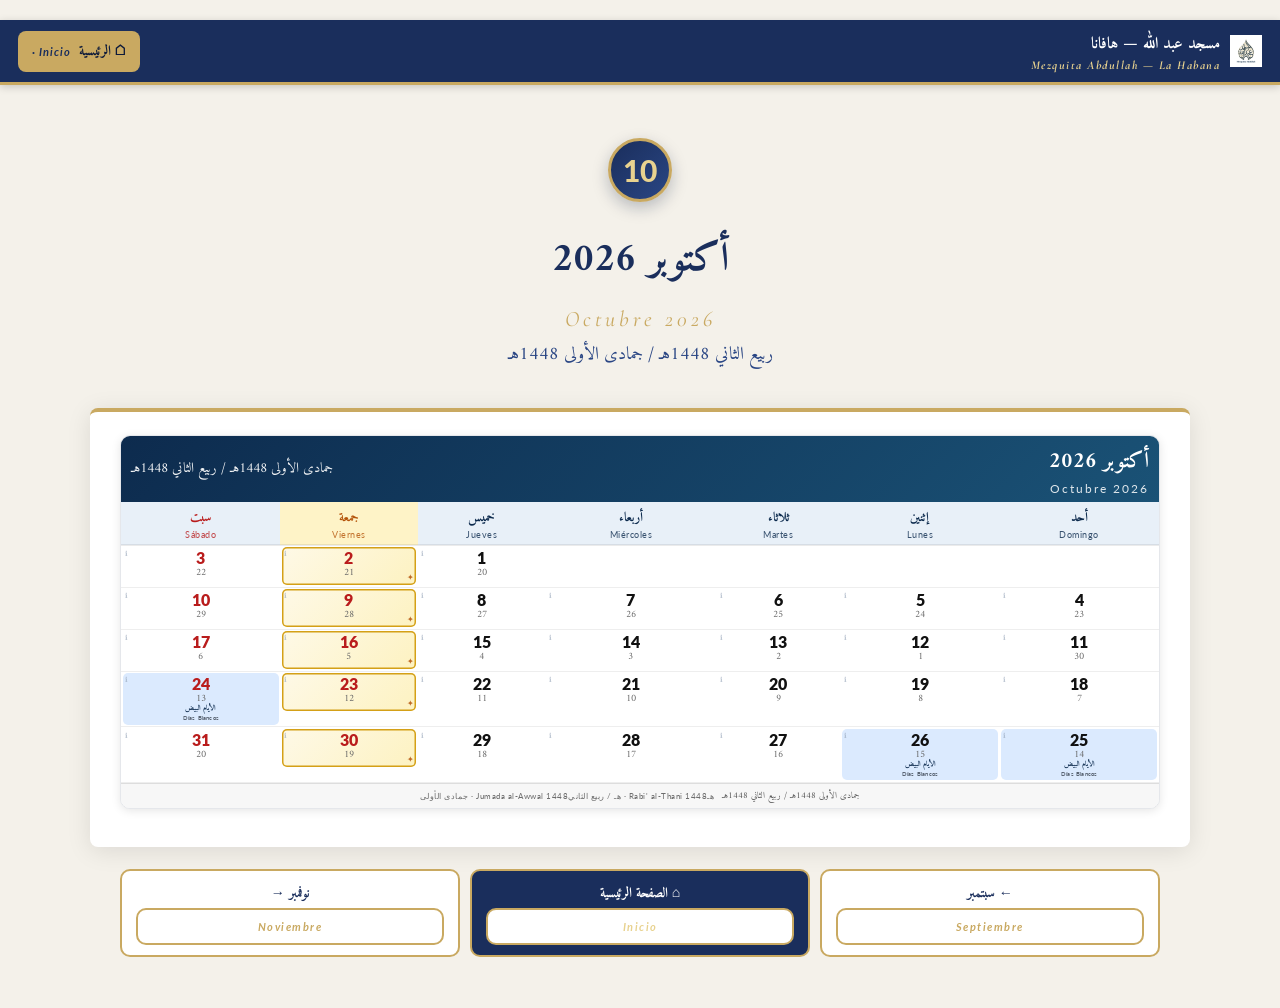
<file: october.html>
<!DOCTYPE html>
<html lang="ar" dir="rtl">
<head>
<meta charset="UTF-8">
<meta name="viewport" content="width=device-width, initial-scale=1.0">
<title>أكتوبر / Octubre 2026 | مسجد عبد الله — هافانا | Mezquita Abdullah</title>
<link rel="icon" type="image/png" href="logo.png">
<link rel="preconnect" href="https://fonts.googleapis.com">
<link rel="preconnect" href="https://fonts.gstatic.com" crossorigin>
<link href="https://fonts.googleapis.com/css2?family=Amiri:ital,wght@0,400;0,700;1,400&family=Scheherazade+New:wght@400;600;700&family=Lato:wght@300;400;700;900&family=Cormorant+Garamond:ital,wght@0,400;0,600;0,700;1,400&display=swap" rel="stylesheet">
<style>

* { margin: 0; padding: 0; box-sizing: border-box; }
html, body {
  background: #e8eaed;
  font-family: 'Amiri', 'Scheherazade New', 'Lato', serif;
  color: #1a1a1a;
  direction: rtl;
}
body { padding: 20px 0; }

/* ========== PAGE ========== */
.page {
  width: 420mm;
  min-height: 297mm;
  background: #fff;
  margin: 0 auto 20px;
  padding: 10mm;
  page-break-after: always;
  box-shadow: 0 4px 20px rgba(0,0,0,0.12);
  position: relative;
  overflow: hidden;
}

/* ========== COVER PAGE ========== */
.cover-page {
  background:
    radial-gradient(ellipse at top, #1a3a6c 0%, #0d2b4e 50%, #061a30 100%);
  color: #f7e9c4;
  display: flex;
  flex-direction: column;
  align-items: center;
  justify-content: center;
  text-align: center;
  padding: 30mm 20mm;
}
.cover-page::before {
  content: "";
  position: absolute; inset: 8mm;
  border: 3px double #c9a45c;
  border-radius: 6px;
  pointer-events: none;
  box-shadow: inset 0 0 0 2px rgba(201,164,92,0.25);
}
.cover-page::after {
  content: "";
  position: absolute; inset: 0;
  background:
    repeating-linear-gradient(45deg, transparent 0 18px, rgba(201,164,92,0.04) 18px 19px),
    repeating-linear-gradient(-45deg, transparent 0 18px, rgba(201,164,92,0.04) 18px 19px);
  pointer-events: none;
}
.cover-inner { position: relative; z-index: 2; max-width: 320mm; }
.basmala {
  font-family: 'Amiri', serif;
  font-size: 36px;
  color: #f3d27a;
  margin-bottom: 18mm;
  text-shadow: 0 2px 8px rgba(0,0,0,0.4);
}
.cover-crescent {
  font-size: 78px;
  color: #f0c860;
  margin-bottom: 6mm;
  filter: drop-shadow(0 4px 12px rgba(240,200,96,0.4));
}
.cover-mosque-ar {
  font-family: 'Amiri', serif;
  font-size: 76px;
  font-weight: 700;
  color: #fff;
  letter-spacing: 4px;
  text-shadow: 0 4px 14px rgba(0,0,0,0.5);
  margin-bottom: 6mm;
  line-height: 1.1;
}
.cover-mosque-es {
  font-family: 'Cormorant Garamond', serif;
  font-size: 44px;
  font-weight: 600;
  color: #f3d27a;
  letter-spacing: 6px;
  font-style: italic;
  direction: ltr;
  margin-bottom: 14mm;
}
.cover-divider {
  width: 220mm;
  height: 28px;
  margin: 6mm auto 12mm;
  background:
    linear-gradient(to right, transparent, #c9a45c 20%, #c9a45c 80%, transparent);
  -webkit-mask: radial-gradient(circle at center, transparent 8px, #000 9px),
                linear-gradient(#000,#000);
  -webkit-mask-composite: source-over;
  mask: radial-gradient(circle at center, transparent 8px, #000 9px),
        linear-gradient(#000,#000);
  position: relative;
}
.cover-divider::before, .cover-divider::after {
  content: "✦";
  position: absolute; top: 0;
  color: #f0c860; font-size: 22px;
}
.cover-divider::before { left: -2mm; }
.cover-divider::after { right: -2mm; }
.cover-title-ar {
  font-family: 'Amiri', serif;
  font-size: 48px;
  font-weight: 700;
  color: #f7e9c4;
  margin-bottom: 4mm;
  letter-spacing: 2px;
}
.cover-title-es {
  font-family: 'Cormorant Garamond', serif;
  font-size: 30px;
  font-weight: 500;
  color: #d4b475;
  font-style: italic;
  direction: ltr;
  margin-bottom: 16mm;
}
.cover-year {
  font-family: 'Lato', sans-serif;
  font-size: 120px;
  font-weight: 900;
  color: #fff;
  line-height: 1;
  letter-spacing: 12px;
  text-shadow: 0 6px 20px rgba(0,0,0,0.5);
  margin: 8mm 0;
}
.cover-hijri {
  font-family: 'Amiri', serif;
  font-size: 32px;
  color: #f0c860;
  font-weight: 700;
  letter-spacing: 3px;
  margin-bottom: 20mm;
}
.cover-location {
  font-family: 'Cormorant Garamond', serif;
  font-size: 20px;
  color: #d4b475;
  direction: ltr;
  font-style: italic;
  letter-spacing: 4px;
}
.cover-location .sep { margin: 0 8px; color: #c9a45c; }

/* ========== CALENDAR PAGES HEADER ========== */
.page-header {
  background: linear-gradient(135deg, #0d2b4e 0%, #1a4a7a 50%, #0d2b4e 100%);
  color: #fff;
  padding: 5mm 8mm;
  border-radius: 10px;
  margin-bottom: 5mm;
  display: flex;
  align-items: center;
  justify-content: space-between;
  position: relative;
  overflow: hidden;
}
.page-header::before {
  content: "";
  position: absolute; inset: 0;
  background: repeating-linear-gradient(45deg, transparent 0 20px, rgba(201,164,92,0.06) 20px 21px);
}
.ph-mosque { display: flex; flex-direction: column; gap: 2px; position: relative; z-index: 2; }
.ph-mosque-ar { font-family: 'Amiri', serif; font-size: 26px; font-weight: 700; color: #f7e9c4; letter-spacing: 2px; }
.ph-mosque-es { font-family: 'Cormorant Garamond', serif; font-size: 16px; color: #d4b475; direction: ltr; font-style: italic; letter-spacing: 3px; }
.ph-section { display: flex; flex-direction: column; gap: 2px; text-align: center; position: relative; z-index: 2; }
.ph-section-ar { font-family: 'Amiri', serif; font-size: 28px; font-weight: 700; color: #fff; }
.ph-section-es { font-family: 'Lato', sans-serif; font-size: 14px; color: #f0c860; direction: ltr; letter-spacing: 4px; font-weight: 300; }
.ph-year { font-family: 'Lato', sans-serif; font-size: 28px; font-weight: 900; color: #f0c860; letter-spacing: 3px; position: relative; z-index: 2; }

/* ========== MONTHS GRID (4 per page) ========== */
.months-grid-4 {
  display: grid;
  grid-template-columns: repeat(2, 1fr);
  grid-template-rows: repeat(2, 1fr);
  gap: 5mm;
  height: calc(297mm - 32mm);
}

.month-block {
  border-radius: 10px;
  overflow: hidden;
  box-shadow: 0 2px 10px rgba(0,0,0,0.10);
  border: 2px solid #d8d8d8;
  background: #fff;
  display: flex;
  flex-direction: column;
}
.month-block.sacred {
  border-color: #c9a45c;
  box-shadow: 0 2px 12px rgba(201,164,92,0.25);
}
.month-block.ramadan {
  border-color: #15803d;
  box-shadow: 0 2px 12px rgba(21,128,61,0.20);
}

.month-head {
  padding: 6px 10px;
  text-align: center;
  display: flex;
  align-items: center;
  justify-content: space-between;
}
.month-block:not(.sacred):not(.ramadan) .month-head { background: linear-gradient(135deg, #0d2b4e, #1a5276); color: #fff; }
.month-block.sacred .month-head { background: linear-gradient(135deg, #6B4F12, #b88a2a); color: #fff; }
.month-block.ramadan .month-head { background: linear-gradient(135deg, #0f4c2a, #1a7a43); color: #fff; }
.month-greg-name { display: flex; flex-direction: column; align-items: flex-start; }
.month-greg-name .m-ar { font-family: 'Amiri', serif; font-size: 22px; font-weight: 700; }
.month-greg-name .m-es { font-family: 'Lato', sans-serif; font-size: 12px; font-weight: 400; opacity: 0.85; direction: ltr; letter-spacing: 2px; }
.month-hijri-name { text-align: left; }
.month-hijri-name .m-ar { font-family: 'Amiri', serif; font-size: 14px; opacity: 0.95; display: block; }

.cal-table { width: 100%; border-collapse: collapse; flex: 1; }
.cal-table th {
  padding: 4px 2px;
  text-align: center;
  font-size: 11px;
  font-weight: 700;
  border-bottom: 2px solid rgba(0,0,0,0.08);
  vertical-align: middle;
}
.cal-table th .wd-ar { font-family: 'Amiri', serif; font-size: 13px; display: block; }
.cal-table th .wd-es { font-family: 'Lato', sans-serif; font-size: 8.5px; font-weight: 400; opacity: 0.8; direction: ltr; letter-spacing: 0.5px; display: block; margin-top: 1px; }
.month-block:not(.sacred):not(.ramadan) .cal-table th { background: #e8f0f8; color: #0d2b4e; }
.month-block.sacred .cal-table th { background: #fef3cd; color: #6B4F12; }
.month-block.ramadan .cal-table th { background: #d4edda; color: #0f4c2a; }
.cal-table th.fri { color: #b45309 !important; background: #fef3c7 !important; }
.cal-table th.sat { color: #b91c1c !important; }

.cal-table td {
  padding: 1.5px;
  text-align: center;
  vertical-align: top;
  border-bottom: 0.5px solid #eee;
}

.day-cell {
  display: flex;
  flex-direction: column;
  align-items: center;
  border-radius: 5px;
  padding: 3px 2px;
  min-height: 38px;
  position: relative;
  cursor: pointer;
  transition: transform 0.12s ease, box-shadow 0.12s ease;
}
.day-cell:hover {
  transform: translateY(-1px);
  box-shadow: 0 3px 10px rgba(0,0,0,0.18);
  z-index: 5;
}
.info-dot {
  position: absolute;
  top: 1px;
  inset-inline-end: 2px;
  font-size: 7px;
  color: #94a3b8;
  opacity: 0.6;
}
.day-cell:hover .info-dot { color: #0d2b4e; opacity: 1; }

.g-num { font-family: 'Lato', sans-serif; font-size: 16px; font-weight: 800; line-height: 1; color: #111; }
.h-num { font-family: 'Amiri', serif; font-size: 10px; color: #666; line-height: 1.1; margin-top: 1px; }
.ev-label {
  font-size: 7px;
  line-height: 1.15;
  text-align: center;
  font-weight: 600;
  max-width: 99%;
  margin-top: 1px;
}
.ev-ar { font-family: 'Amiri', serif; font-size: 7.5px; color: #0d2b4e; }
.ev-es { font-family: 'Lato', sans-serif; font-size: 6px; color: #4b5563; direction: ltr; opacity: 0.9; letter-spacing: 0.2px; }
.ev-label.mini { font-size: 6.5px; }

/* Day type backgrounds */
.dc-eid        { background: linear-gradient(135deg, #ffd966, #ffe88a) !important; }
.dc-eid2       { background: #fff3a0 !important; }
.dc-holy       { background: linear-gradient(135deg, #ede0f8, #dcc6f3) !important; }
.dc-fast-start { background: #c6f0d3 !important; }
.dc-arafah     { background: linear-gradient(135deg, #b7f3c4, #88e0a0) !important; }
.dc-ramadan    { background: #edf7ed; }
.dc-sacred     { background: #fef8e8; }
.dc-white      { background: #dbeafe !important; }
.dc-new-year   { background: #fce4ec !important; }

/* Friday highlight (gold frame) — applied on top */
.day-cell.is-friday {
  background: linear-gradient(135deg, #fef9e7, #fdf2c1);
  box-shadow: inset 0 0 0 1.5px #d4a017;
}
.day-cell.is-friday::after {
  content: "✦";
  position: absolute;
  bottom: 0px; inset-inline-start: 2px;
  color: #b45309;
  font-size: 8px;
  opacity: 0.85;
}
/* Friday + Ramadan etc keep their own bg via specificity (Friday adds frame only) */
.day-cell.is-friday.dc-ramadan { background: linear-gradient(135deg, #edf7ed, #d6f0d6); }
.day-cell.is-friday.dc-sacred  { background: linear-gradient(135deg, #fef8e8, #fbeec4); }
.day-cell.is-friday.dc-white   { background: linear-gradient(135deg, #dbeafe, #c5e0ff); }

/* Last ten Ramadan — deep emerald glow */
.day-cell.is-last10 {
  background: linear-gradient(135deg, #047857, #065f46) !important;
  color: #fff !important;
  box-shadow: inset 0 0 0 1.5px #fbbf24, 0 0 8px rgba(4,120,87,0.45);
}
.day-cell.is-last10 .g-num { color: #fff !important; }
.day-cell.is-last10 .h-num { color: #fde68a !important; }
.day-cell.is-last10 .ev-ar { color: #fef3c7 !important; }
.day-cell.is-last10 .ev-es { color: #fef3c7 !important; }
.day-cell.is-last10 .info-dot { color: #fde68a !important; opacity: 1; }
/* Laylat al-Qadr override */
.day-cell.is-last10.dc-holy {
  background: linear-gradient(135deg, #5b21b6, #7c3aed) !important;
  box-shadow: inset 0 0 0 2px #fbbf24, 0 0 12px rgba(124,58,237,0.5);
}

/* Ten Dhul-Hijjah — warm gold→green */
.day-cell.is-tendh {
  background: linear-gradient(135deg, #b8923a, #16a34a) !important;
  color: #fff !important;
  box-shadow: inset 0 0 0 1.5px #fde68a, 0 0 6px rgba(184,146,58,0.40);
}
.day-cell.is-tendh .g-num { color: #fff !important; }
.day-cell.is-tendh .h-num { color: #fef3c7 !important; }
.day-cell.is-tendh .ev-ar, .day-cell.is-tendh .ev-es { color: #fffbeb !important; }
.day-cell.is-tendh .info-dot { color: #fff !important; opacity: 1; }
/* Arafah / Adha keep their special background */
.day-cell.is-tendh.dc-arafah { background: linear-gradient(135deg, #15803d, #16a34a) !important; box-shadow: inset 0 0 0 2px #fbbf24, 0 0 10px rgba(22,163,74,0.5); }
.day-cell.is-tendh.dc-eid { background: linear-gradient(135deg, #d4a017, #ffd700) !important; color: #5b3a00 !important; box-shadow: inset 0 0 0 2px #92400e, 0 0 10px rgba(212,160,23,0.5); }
.day-cell.is-tendh.dc-eid .g-num { color: #5b3a00 !important; }
.day-cell.is-tendh.dc-eid .h-num { color: #7c3a00 !important; }
.day-cell.is-tendh.dc-eid .ev-ar, .day-cell.is-tendh.dc-eid .ev-es { color: #5b3a00 !important; }

.fri .g-num, .sat .g-num { color: #b91c1c; }

.month-footer {
  background: #f7f7f7;
  text-align: center;
  padding: 4px 6px;
  font-size: 9px;
  color: #555;
  border-top: 1px solid #ddd;
  display: flex;
  justify-content: center;
  align-items: center;
  gap: 8px;
}
.month-footer .ftr-es { font-family: 'Lato', sans-serif; direction: ltr; font-size: 8px; opacity: 0.85; letter-spacing: 0.5px; }

.page-footer {
  position: absolute;
  bottom: 4mm;
  left: 10mm;
  right: 10mm;
  text-align: center;
  font-size: 10px;
  color: #6b7280;
  padding-top: 4px;
  border-top: 1px solid #e5e7eb;
  display: flex;
  align-items: center;
  justify-content: center;
  gap: 8px;
  font-family: 'Amiri', 'Lato', serif;
}
.page-footer .dot { color: #c9a45c; }

/* ========== MODAL ========== */
.modal-overlay {
  position: fixed;
  inset: 0;
  background: rgba(10,20,40,0.65);
  backdrop-filter: blur(4px);
  -webkit-backdrop-filter: blur(4px);
  display: none;
  align-items: center;
  justify-content: center;
  z-index: 1000;
  padding: 20px;
  /* السماح بالتمرير على overlay عندما يكون المحتوى أطول من الشاشة */
  overflow-y: auto;
  -webkit-overflow-scrolling: touch;
  overscroll-behavior: contain;
}
.modal-overlay.active { display: flex; }
.modal {
  background: #fff;
  width: min(420px, 100%);
  max-height: 85vh;
  /* استخدام dvh عند توفره للتعامل مع شريط المتصفح المتحرك على الهاتف */
  max-height: 85dvh;
  display: flex;
  flex-direction: column;
  border-radius: 16px;
  border: 3px solid #c9a45c;
  box-shadow: 0 20px 60px rgba(0,0,0,0.4);
  position: relative;
  overflow: hidden; /* الحفاظ على الحواف المستديرة */
  animation: modalIn 0.25s ease-out;
  /* منع backdrop-filter من إفساد التمرير للعناصر الداخلية */
  will-change: transform, opacity;
}
@keyframes modalIn {
  from { opacity: 0; transform: translateY(20px) scale(0.96); }
  to { opacity: 1; transform: translateY(0) scale(1); }
}
.modal-header {
  background: linear-gradient(135deg, #0d2b4e, #1a4a7a);
  color: #fff;
  padding: 20px 28px;
  padding-inline-end: 60px; /* مساحة لزر الإغلاق */
  border-radius: 13px 13px 0 0;
  position: relative;
  flex-shrink: 0; /* الهيدر ثابت لا يُضغط */
}
.modal-close {
  position: absolute;
  top: 12px;
  inset-inline-end: 14px;
  width: 36px; height: 36px;
  border-radius: 50%;
  background: rgba(255,255,255,0.2);
  border: 1.5px solid rgba(255,255,255,0.3);
  color: #fff;
  font-size: 22px;
  cursor: pointer;
  display: flex; align-items: center; justify-content: center;
  transition: background 0.15s;
  z-index: 5;
  -webkit-tap-highlight-color: transparent;
  touch-action: manipulation;
}
.modal-close:hover { background: rgba(255,255,255,0.3); }
.modal-date-line {
  font-family: 'Lato', sans-serif;
  font-size: 14px;
  color: #f0c860;
  letter-spacing: 2px;
  margin-bottom: 4px;
}
.modal-title-ar { font-family: 'Amiri', serif; font-size: 28px; font-weight: 700; margin-bottom: 4px; }
.modal-title-es { font-family: 'Cormorant Garamond', serif; font-size: 18px; color: #d4b475; direction: ltr; font-style: italic; letter-spacing: 2px; }
.modal-section { margin-bottom: 18px; }
.modal-section h4 {
  font-family: 'Amiri', serif;
  font-size: 15px;
  color: #0d2b4e;
  margin-bottom: 6px;
  padding-bottom: 4px;
  border-bottom: 2px solid #c9a45c;
  display: inline-block;
}
.modal-section .es-label { font-family: 'Lato', sans-serif; font-size: 11px; color: #6b7280; direction: ltr; margin-left: 6px; }
.modal-section p.ar { font-family: 'Amiri', serif; font-size: 18px; line-height: 1.8; color: #1f2937; }
.modal-section p.es { font-family: 'Lato', sans-serif; font-size: 14px; line-height: 1.6; color: #374151; direction: ltr; text-align: left; margin-top: 8px; padding-inline-start: 12px; border-inline-start: 3px solid #c9a45c; }
/* جسم النافذة هو المنطقة القابلة للتمرير */
.modal-body {
  padding: 22px 28px;
  overflow-y: auto;
  -webkit-overflow-scrolling: touch;
  overscroll-behavior: contain;
  flex: 1 1 auto;
  min-height: 0; /* مهم لـ flex children حتى يعمل scroll */
}
.modal-footer {
  flex-shrink: 0;
}
.modal-quote {
  background: linear-gradient(135deg, #fef9e7, #fef3c7);
  border-radius: 10px;
  padding: 18px 22px;
  border: 1.5px solid #d4a017;
  margin-top: 10px;
}
.modal-quote .q-ar {
  font-family: 'Amiri', serif;
  font-size: 22px;
  line-height: 1.9;
  color: #5b3a00;
  text-align: center;
  font-weight: 600;
}
.modal-quote .q-es {
  font-family: 'Cormorant Garamond', serif;
  font-size: 15px;
  line-height: 1.55;
  color: #6b4f12;
  direction: ltr;
  text-align: center;
  font-style: italic;
  margin-top: 10px;
  padding-top: 10px;
  border-top: 1px dashed #d4a017;
}
.modal-quote .q-ref {
  font-family: 'Lato', sans-serif;
  font-size: 12px;
  color: #92400e;
  text-align: center;
  margin-top: 8px;
  letter-spacing: 1px;
}
.modal-footer {
  padding: 14px 28px;
  text-align: center;
  font-family: 'Amiri', serif;
  font-size: 13px;
  color: #6b7280;
  border-top: 1px solid #e5e7eb;
}
.modal-footer .es { font-family: 'Lato', sans-serif; font-size: 11px; direction: ltr; color: #9ca3af; }

/* ========== COMPACT LEGEND (under calendar) ========== */
.legend-compact {
  margin-top: 3mm;
  padding: 2.5mm 3mm;
  background: linear-gradient(135deg, #f8fafc, #f1f5f9);
  border-radius: 6px;
  border: 1px solid #e2e8f0;
}
.legend-title-small {
  text-align: center;
  font-family: 'Amiri', serif;
  font-size: 11px;
  font-weight: 700;
  color: #0d2b4e;
  margin-bottom: 2mm;
}
.legend-grid-small {
  display: flex;
  flex-wrap: wrap;
  gap: 1.2mm 2.5mm;
  justify-content: center;
}
.legend-chip {
  display: inline-flex;
  align-items: center;
  gap: 3px;
  padding: 1.5px 5px;
  border-radius: 14px;
  border: 1px solid #cbd5e1;
  background: #fff;
  font-size: 8px;
}
.legend-chip .swatch {
  width: 8px;
  height: 8px;
  border-radius: 2px;
  flex-shrink: 0;
  border: 1px solid rgba(0,0,0,0.15);
}
.legend-chip .swatch.dc-eid { background: linear-gradient(135deg, #ffd966, #ffe88a); }
.legend-chip .swatch.dc-eid2 { background: #fff3a0; }
.legend-chip .swatch.dc-holy { background: linear-gradient(135deg, #ede0f8, #dcc6f3); }
.legend-chip .swatch.dc-fast-start { background: #c6f0d3; }
.legend-chip .swatch.dc-arafah { background: linear-gradient(135deg, #b7f3c4, #88e0a0); }
.legend-chip .swatch.dc-ramadan { background: #edf7ed; }
.legend-chip .swatch.dc-sacred { background: #fef8e8; }
.legend-chip .swatch.dc-white { background: #dbeafe; }
.legend-chip .swatch.dc-new-year { background: #fce4ec; }
.legend-chip .swatch.is-friday { background: linear-gradient(135deg, #fef9e7, #fdf2c1); box-shadow: inset 0 0 0 1px #d4a017; }
.legend-chip .swatch.is-last10 { background: linear-gradient(135deg, #047857, #065f46); }
.legend-chip .swatch.is-tendh { background: linear-gradient(135deg, #b8923a, #16a34a); }
.legend-chip .text {
  font-family: 'Amiri', serif;
  font-size: 8px;
  color: #334155;
  white-space: nowrap;
}

/* ========== COMPACT EVENTS TABLE ========== */
.events-page {
  background: #fff;
  padding: 5mm 6mm;
  max-height: 100mm;
}
.events-title {
  text-align: center;
  font-family: 'Amiri', serif;
  font-size: 16px;
  font-weight: 700;
  color: #0d2b4e;
  margin-bottom: 1mm;
  letter-spacing: 1px;
}
.events-subtitle {
  text-align: center;
  font-family: 'Cormorant Garamond', serif;
  font-size: 10px;
  color: #c9a45c;
  direction: ltr;
  font-style: italic;
  letter-spacing: 1.5px;
  margin-bottom: 3mm;
}
.events-table-wrap { overflow-x: auto; max-width: 92%; margin: 0 auto; }
.events-table {
  width: 100%;
  border-collapse: collapse;
  font-family: 'Amiri', 'Lato', serif;
  font-size: 9px;
  table-layout: fixed;
}
.events-table th {
  background: linear-gradient(135deg, #0d2b4e, #1a4a7a);
  color: #fff;
  padding: 4px 3px;
  text-align: center;
  font-family: 'Amiri', serif;
  font-size: 10px;
  font-weight: 700;
  border: 1px solid #0d2b4e;
}
.events-table th .es { font-family: 'Lato', sans-serif; font-size: 7px; font-weight: 400; opacity: 0.85; direction: ltr; display: block; margin-top: 1px; letter-spacing: 0.3px; }
.events-table td {
  padding: 3px 3px;
  border: 1px solid #e5e7eb;
  text-align: center;
  vertical-align: middle;
}
.events-table tr:nth-child(even) { background: #f8fafc; }
.events-table tr:hover { background: #eef6ff; }
.events-table .ev-name-ar { font-family: 'Amiri', serif; font-size: 10px; font-weight: 700; color: #0d2b4e; }
.events-table .ev-name-es { font-family: 'Lato', sans-serif; font-size: 8px; color: #6b7280; direction: ltr; display: block; margin-top: 1px; }
.events-table .date-greg { font-family: 'Lato', sans-serif; font-size: 9px; color: #374151; direction: ltr; }
.events-table .date-hijri { font-family: 'Amiri', serif; font-size: 9px; color: #92400e; }
.events-table col:first-child { width: 44%; }
.events-table col:nth-child(2) { width: 28%; }
.events-table col:nth-child(3) { width: 28%; }

/* ========== MODAL MOBILE FIXES ========== */
@media (max-width: 640px) {
  /* تعطيل blur على الهاتف (يسبب lag ومشاكل تمرير على iOS/Android القديم) */
  .modal-overlay {
    padding: 10px;
    align-items: flex-start; /* لصق بالأعلى لتجنب قطع المحتوى الطويل */
    justify-content: center;
    backdrop-filter: none;
    -webkit-backdrop-filter: none;
    background: rgba(10,20,40,0.78);
    /* استخدام dvh لتجنب مشاكل شريط العنوان المتحرك */
    height: 100vh;
    height: 100dvh;
    overflow-y: auto;
    -webkit-overflow-scrolling: touch;
    overscroll-behavior: contain;
    /* تجنب إيماءات التمرير في الخلفية */
    touch-action: pan-y;
  }
  .modal-overlay.active {
    display: flex;
  }
  .modal {
    width: 100%;
    max-width: 460px;
    margin: 12px auto;
    /* الارتفاع الأقصى: استخدام dvh لتفادي قفز شريط المتصفح */
    max-height: calc(100dvh - 24px);
    max-height: calc(100vh - 24px); /* fallback */
    border-radius: 14px;
    border-width: 2px;
    position: relative;
    /* مهم: نضمن أن العنصر لا يتأثر بـ transform بعد انتهاء الأنيميشن */
    display: flex;
    flex-direction: column;
    overflow: hidden;
  }
  /* استخدام dvh في المتصفحات الحديثة فقط */
  @supports (height: 100dvh) {
    .modal { max-height: calc(100dvh - 24px); }
  }
  .modal-header {
    padding: 14px 18px;
    padding-inline-end: 54px;
    border-radius: 12px 12px 0 0;
    flex-shrink: 0;
  }
  .modal-close {
    width: 38px; height: 38px;       /* أكبر للضغط السهل (≥ 38px) */
    font-size: 20px;
    top: 8px;
    inset-inline-end: 8px;
    background: rgba(255,255,255,0.28);
    border: 1.5px solid rgba(255,255,255,0.45);
    box-shadow: 0 2px 6px rgba(0,0,0,0.25);
  }
  .modal-date-line { font-size: 11px; letter-spacing: 1px; }
  .modal-title-ar { font-size: 20px; }
  .modal-title-es { font-size: 14px; }
  .modal-body {
    padding: 14px 18px 18px;
    overflow-y: auto;
    -webkit-overflow-scrolling: touch;
    overscroll-behavior: contain;
    flex: 1 1 auto;
    min-height: 0;
  }
  .modal-section { margin-bottom: 12px; }
  .modal-section h4 { font-size: 13px; }
  .modal-section p.ar { font-size: 15px; }
  .modal-section p.es { font-size: 12px; }
  .modal-quote { padding: 12px 14px; }
  .modal-quote .q-ar { font-size: 16px; line-height: 1.85; }
  .modal-quote .q-es { font-size: 13px; }
  .modal-footer {
    padding: 10px 18px;
    font-size: 11px;
    flex-shrink: 0;
  }
}

/* === تحسين الوضع الأفقي (Landscape) على الهاتف === */
@media (max-width: 900px) and (orientation: landscape) and (max-height: 500px) {
  .modal-overlay { padding: 6px; align-items: flex-start; }
  .modal {
    max-height: calc(100dvh - 12px);
    max-height: calc(100vh - 12px);
    margin: 6px auto;
  }
  .modal-header { padding: 10px 16px; padding-inline-end: 50px; }
  .modal-title-ar { font-size: 18px; margin-bottom: 2px; }
  .modal-title-es { font-size: 12px; }
  .modal-date-line { font-size: 10px; margin-bottom: 2px; }
  .modal-close { width: 34px; height: 34px; font-size: 18px; top: 6px; inset-inline-end: 6px; }
  .modal-body { padding: 10px 16px; }
  .modal-section { margin-bottom: 10px; }
  .modal-quote { padding: 10px 12px; }
  .modal-footer { padding: 8px 16px; }
}

/* === دعم الشاشات الصغيرة جداً === */
@media (max-width: 360px) {
  .modal-header { padding: 12px 14px; padding-inline-end: 50px; }
  .modal-body { padding: 12px 14px; }
  .modal-title-ar { font-size: 18px; }
  .modal-section p.ar { font-size: 14px; }
  .modal-quote .q-ar { font-size: 15px; }
}

/* ========== PRINT ========== */
@media print {
  body { background: #fff; padding: 0; }
  .page { box-shadow: none; margin: 0; page-break-after: always; }
  .info-dot { display: none !important; }
  .modal-overlay { display: none !important; }
  .day-cell { cursor: default; }
  .day-cell:hover { transform: none; box-shadow: none; }
}

@page { size: A3 landscape; margin: 0; }


/* ===== New theme: navy + gold from mosque logo ===== */
:root{
  --navy:#1a2e5c;
  --navy-dark:#0d1a3a;
  --navy-light:#2a4684;
  --gold:#c9a961;
  --gold-light:#e8d28f;
  --cream:#fbf8f1;
}
html, body { background:#f4f1ea; }
/* Override cover gradients on new index */
.home-hero{
  background: linear-gradient(135deg, #ffffff 0%, #fbf8f1 60%, #f1eadb 100%);
  color: var(--navy);
  text-align:center;
  padding: 24mm 16mm 18mm;
  border-bottom: 4px solid var(--gold);
  position:relative;
}
.home-hero::before{
  content:""; position:absolute; inset: 5mm; pointer-events:none;
  border: 2px solid rgba(201,169,97,0.45); border-radius: 8px;
}
.home-logo{
  width: 160px; height: 160px; object-fit: contain;
  margin: 0 auto 6mm; display:block;
  filter: drop-shadow(0 6px 18px rgba(26,46,92,0.18));
}
.home-mosque-ar{
  font-family:'Amiri', serif; font-size: 44px; font-weight:700;
  color: var(--navy); letter-spacing: 3px; margin-bottom: 4mm;
}
.home-mosque-es{
  font-family:'Cormorant Garamond', serif; font-size: 26px; font-weight:600;
  color: var(--gold); font-style: italic; letter-spacing: 4px;
  direction:ltr; margin-bottom: 6mm;
}
.home-title-ar{
  font-family:'Amiri', serif; font-size: 30px; color: var(--navy-dark);
  margin-bottom: 2mm;
}
.home-title-es{
  font-family:'Cormorant Garamond', serif; font-size: 18px; color: var(--navy-light);
  direction:ltr; letter-spacing: 3px; font-style:italic; margin-bottom: 4mm;
}
.home-year{
  font-family:'Lato', sans-serif; font-size: 42px; font-weight:900;
  color: var(--gold); letter-spacing: 8px;
}
.home-hijri{
  font-family:'Amiri', serif; font-size: 22px; color: var(--navy);
  margin-top: 2mm;
}

/* Notice banner */
.home-notice{
  margin: 8mm auto 4mm;
  max-width: 92%;
  background: linear-gradient(135deg, #fff9e6, #fef3c7);
  border: 2px solid var(--gold);
  border-radius: 10px;
  padding: 14px 20px;
  text-align:center;
  box-shadow: 0 4px 12px rgba(201,169,97,0.18);
}
.home-notice .ar{
  font-family:'Amiri', serif; font-size: 18px; font-weight:700;
  color: var(--navy-dark); display:block; margin-bottom: 4px;
}
.home-notice .es{
  font-family:'Lato', sans-serif; font-size: 13px; color: var(--navy);
  direction: ltr; display:block; font-style: italic;
}
.home-notice .icon{ font-size: 22px; color: var(--gold); margin: 0 6px; vertical-align:middle; }

/* Buttons grid */
.months-section{
  padding: 8mm 10mm 12mm;
  background: #fff;
}
.months-section-title{
  text-align:center;
  font-family:'Amiri', serif; font-size: 26px; font-weight:700;
  color: var(--navy); margin-bottom: 2mm;
}
.months-section-title-es{
  text-align:center;
  font-family:'Cormorant Garamond', serif; font-size: 15px;
  color: var(--gold); direction: ltr; letter-spacing: 3px;
  font-style:italic; margin-bottom: 8mm;
}
.months-buttons{
  display: grid;
  grid-template-columns: repeat(4, 1fr);
  gap: 14px;
  max-width: 980px;
  margin: 0 auto;
}
.month-btn{
  display:flex; flex-direction:column; align-items:center; justify-content:center;
  background: linear-gradient(135deg, var(--navy) 0%, var(--navy-light) 100%);
  color: #fff;
  text-decoration: none;
  border-radius: 12px;
  padding: 18px 10px;
  border: 2px solid var(--gold);
  box-shadow: 0 4px 12px rgba(13,26,58,0.25);
  transition: transform .18s ease, box-shadow .18s ease, background .18s ease;
  cursor: pointer;
  position: relative;
  overflow: hidden;
}
.month-btn::before{
  content: ""; position: absolute; top: 0; left: 0; right: 0; height: 4px;
  background: linear-gradient(90deg, transparent, var(--gold-light), transparent);
}
.month-btn:hover{
  transform: translateY(-3px);
  box-shadow: 0 10px 22px rgba(13,26,58,0.35);
  background: linear-gradient(135deg, var(--navy-light) 0%, var(--navy) 100%);
}
.month-btn .num{
  font-family:'Lato', sans-serif; font-size: 28px; font-weight: 900;
  color: var(--gold-light);
  background: rgba(0,0,0,0.18);
  width: 44px; height: 44px; border-radius: 50%;
  display: flex; align-items:center; justify-content:center;
  margin-bottom: 8px;
  border: 1.5px solid var(--gold);
}
.month-btn .ar{
  font-family:'Amiri', serif; font-size: 20px; font-weight:700;
  color: #fff; margin-bottom: 2px;
}
.month-btn .es{
  font-family:'Lato', sans-serif; font-size: 12px;
  color: var(--gold-light); direction: ltr; letter-spacing: 1.5px;
  text-transform: uppercase;
}

@media (max-width: 900px){
  .months-buttons{ grid-template-columns: repeat(3, 1fr); }
  .home-mosque-ar{ font-size: 32px; }
  .home-mosque-es{ font-size: 20px; }
  .home-logo{ width: 120px; height: 120px; }
}
@media (max-width: 560px){
  .months-buttons{ grid-template-columns: repeat(2, 1fr); }
  .home-hero{ padding: 14mm 6mm; }
  .home-mosque-ar{ font-size: 26px; }
  .home-year{ font-size: 32px; }
}

/* Month page header back-button */
.back-bar{
  background: var(--navy);
  color: #fff;
  padding: 10px 18px;
  display: flex; align-items: center; justify-content: space-between;
  gap: 12px;
  border-bottom: 3px solid var(--gold);
  position: sticky; top: 0; z-index: 50;
  box-shadow: 0 2px 8px rgba(0,0,0,0.18);
}
.back-bar .brand{
  display:flex; align-items:center; gap:10px;
  font-family:'Amiri', serif; font-weight:700; font-size: 16px;
}
.back-bar .brand img{ width: 32px; height: 32px; object-fit: contain; }
.back-bar .brand .es{
  font-family:'Cormorant Garamond', serif; font-style:italic;
  font-size: 12px; color: var(--gold-light); direction: ltr;
  display: block; letter-spacing: 1.5px;
}
.back-btn{
  background: var(--gold);
  color: var(--navy-dark);
  border: none;
  padding: 8px 14px;
  border-radius: 8px;
  font-family: 'Amiri', 'Lato', serif;
  font-weight: 700;
  font-size: 14px;
  cursor: pointer;
  text-decoration: none;
  display: inline-flex; align-items: center; gap: 8px;
  transition: transform .15s, background .15s;
}
.back-btn:hover{ background: var(--gold-light); transform: translateY(-1px); }
.back-btn .es{
  font-family:'Lato', sans-serif; font-style:italic;
  font-size: 11px; color: var(--navy); direction:ltr; letter-spacing:1px;
}

.month-page-title{
  text-align:center;
  padding: 14mm 10mm 4mm;
}
.month-page-title .num-badge{
  display:inline-flex; align-items:center; justify-content:center;
  width: 64px; height: 64px; border-radius: 50%;
  background: linear-gradient(135deg, var(--navy), var(--navy-light));
  color: var(--gold-light);
  font-family:'Lato', sans-serif; font-size: 30px; font-weight:900;
  border: 3px solid var(--gold);
  margin: 0 auto 6mm;
  box-shadow: 0 6px 16px rgba(13,26,58,0.25);
}
.month-page-title .ar{
  font-family:'Amiri', serif; font-size: 40px; font-weight:700;
  color: var(--navy); display:block; margin-bottom: 3mm;
}
.month-page-title .es{
  font-family:'Cormorant Garamond', serif; font-size: 22px;
  color: var(--gold); direction: ltr; letter-spacing: 4px;
  font-style: italic; display:block; margin-bottom: 2mm;
}
.month-page-title .hijri{
  font-family:'Amiri', serif; font-size: 18px; color: var(--navy-light);
  display:block;
}

/* Adjust single-month page wrapper */
.single-month-wrap{
  background: #fff;
  width: 100%;
  max-width: 1100px;
  margin: 6mm auto;
  padding: 6mm 8mm 10mm;
  box-shadow: 0 4px 24px rgba(0,0,0,0.10);
  border-radius: 8px;
  border-top: 4px solid var(--gold);
}
.single-month-wrap .month-block{
  break-inside: avoid;
  border: 1px solid #e5e7eb;
}

/* Inter-month navigation */
.month-nav{
  display:flex; justify-content:space-between; align-items:center;
  max-width: 1100px; margin: 6mm auto 8mm; padding: 0 8mm;
  gap: 10px;
}
.month-nav a, .month-nav span{
  flex: 1;
  text-align: center;
  background: #fff;
  border: 2px solid var(--gold);
  color: var(--navy);
  padding: 10px 14px;
  border-radius: 10px;
  text-decoration: none;
  font-family:'Amiri', serif;
  font-weight: 700;
  font-size: 14px;
  transition: background .15s, transform .15s;
}
.month-nav a:hover{ background: var(--gold-light); transform: translateY(-1px); }
.month-nav .home-link{
  background: var(--navy); color: #fff;
}
.month-nav .home-link:hover{ background: var(--navy-light); color: #fff; }
.month-nav .es{
  display:block; font-family:'Lato', sans-serif; font-size: 11px;
  direction: ltr; color: var(--gold); letter-spacing:1.5px;
  font-style: italic; margin-top: 2px;
}
.month-nav .home-link .es{ color: var(--gold-light); }
.month-nav span.disabled{ opacity: 0.4; cursor: not-allowed; background:#f3f4f6; }

/* Print: hide back-bar & nav buttons */
@media print {
  .back-bar, .month-nav, .home-notice { display: none !important; }
}

</style>
</head>
<body>

<div class="back-bar">
  <div class="brand">
    <img src="logo.png" alt="logo">
    <div>
      مسجد عبد الله — هافانا
      <span class="es">Mezquita Abdullah — La Habana</span>
    </div>
  </div>
  <a class="back-btn" href="index.html">⌂ الرئيسية <span class="es">· Inicio</span></a>
</div>

<div class="month-page-title">
  <div class="num-badge">10</div>
  <span class="ar">أكتوبر 2026</span>
  <span class="es">Octubre 2026</span>
  <span class="hijri">ربيع الثاني 1448هـ / جمادى الأولى 1448هـ</span>
</div>

<div class="single-month-wrap">
  <div class="month-block "><div class="month-head"><div class="month-greg-name"><span class="m-ar">أكتوبر 2026</span><span class="m-es">Octubre 2026</span></div><div class="month-hijri-name"><span class="m-ar">جمادى الأولى 1448هـ / ربيع الثاني 1448هـ</span></div></div><table class="cal-table"><tr><th class=""><span class="wd-ar">أحد</span><span class="wd-es">Domingo</span></th><th class=""><span class="wd-ar">إثنين</span><span class="wd-es">Lunes</span></th><th class=""><span class="wd-ar">ثلاثاء</span><span class="wd-es">Martes</span></th><th class=""><span class="wd-ar">أربعاء</span><span class="wd-es">Miércoles</span></th><th class=""><span class="wd-ar">خميس</span><span class="wd-es">Jueves</span></th><th class="fri"><span class="wd-ar">جمعة</span><span class="wd-es">Viernes</span></th><th class="sat"><span class="wd-ar">سبت</span><span class="wd-es">Sábado</span></th></tr><tr><td></td><td></td><td></td><td></td><td><div class="day-cell" data-date="2026-10-01" data-info="regular" data-weekday="4" data-g="1" data-h="20"><span class="info-dot">ℹ</span><span class="g-num">1</span><span class="h-num">20</span></div></td><td><div class="day-cell fri is-friday" data-date="2026-10-02" data-info="friday" data-weekday="5" data-g="2" data-h="21"><span class="info-dot">ℹ</span><span class="g-num">2</span><span class="h-num">21</span></div></td><td><div class="day-cell sat" data-date="2026-10-03" data-info="regular" data-weekday="6" data-g="3" data-h="22"><span class="info-dot">ℹ</span><span class="g-num">3</span><span class="h-num">22</span></div></td></tr><tr><td><div class="day-cell" data-date="2026-10-04" data-info="regular" data-weekday="0" data-g="4" data-h="23"><span class="info-dot">ℹ</span><span class="g-num">4</span><span class="h-num">23</span></div></td><td><div class="day-cell" data-date="2026-10-05" data-info="regular" data-weekday="1" data-g="5" data-h="24"><span class="info-dot">ℹ</span><span class="g-num">5</span><span class="h-num">24</span></div></td><td><div class="day-cell" data-date="2026-10-06" data-info="regular" data-weekday="2" data-g="6" data-h="25"><span class="info-dot">ℹ</span><span class="g-num">6</span><span class="h-num">25</span></div></td><td><div class="day-cell" data-date="2026-10-07" data-info="regular" data-weekday="3" data-g="7" data-h="26"><span class="info-dot">ℹ</span><span class="g-num">7</span><span class="h-num">26</span></div></td><td><div class="day-cell" data-date="2026-10-08" data-info="regular" data-weekday="4" data-g="8" data-h="27"><span class="info-dot">ℹ</span><span class="g-num">8</span><span class="h-num">27</span></div></td><td><div class="day-cell fri is-friday" data-date="2026-10-09" data-info="friday" data-weekday="5" data-g="9" data-h="28"><span class="info-dot">ℹ</span><span class="g-num">9</span><span class="h-num">28</span></div></td><td><div class="day-cell sat" data-date="2026-10-10" data-info="regular" data-weekday="6" data-g="10" data-h="29"><span class="info-dot">ℹ</span><span class="g-num">10</span><span class="h-num">29</span></div></td></tr><tr><td><div class="day-cell" data-date="2026-10-11" data-info="regular" data-weekday="0" data-g="11" data-h="30"><span class="info-dot">ℹ</span><span class="g-num">11</span><span class="h-num">30</span></div></td><td><div class="day-cell" data-date="2026-10-12" data-info="regular" data-weekday="1" data-g="12" data-h="1"><span class="info-dot">ℹ</span><span class="g-num">12</span><span class="h-num">1</span></div></td><td><div class="day-cell" data-date="2026-10-13" data-info="regular" data-weekday="2" data-g="13" data-h="2"><span class="info-dot">ℹ</span><span class="g-num">13</span><span class="h-num">2</span></div></td><td><div class="day-cell" data-date="2026-10-14" data-info="regular" data-weekday="3" data-g="14" data-h="3"><span class="info-dot">ℹ</span><span class="g-num">14</span><span class="h-num">3</span></div></td><td><div class="day-cell" data-date="2026-10-15" data-info="regular" data-weekday="4" data-g="15" data-h="4"><span class="info-dot">ℹ</span><span class="g-num">15</span><span class="h-num">4</span></div></td><td><div class="day-cell fri is-friday" data-date="2026-10-16" data-info="friday" data-weekday="5" data-g="16" data-h="5"><span class="info-dot">ℹ</span><span class="g-num">16</span><span class="h-num">5</span></div></td><td><div class="day-cell sat" data-date="2026-10-17" data-info="regular" data-weekday="6" data-g="17" data-h="6"><span class="info-dot">ℹ</span><span class="g-num">17</span><span class="h-num">6</span></div></td></tr><tr><td><div class="day-cell" data-date="2026-10-18" data-info="regular" data-weekday="0" data-g="18" data-h="7"><span class="info-dot">ℹ</span><span class="g-num">18</span><span class="h-num">7</span></div></td><td><div class="day-cell" data-date="2026-10-19" data-info="regular" data-weekday="1" data-g="19" data-h="8"><span class="info-dot">ℹ</span><span class="g-num">19</span><span class="h-num">8</span></div></td><td><div class="day-cell" data-date="2026-10-20" data-info="regular" data-weekday="2" data-g="20" data-h="9"><span class="info-dot">ℹ</span><span class="g-num">20</span><span class="h-num">9</span></div></td><td><div class="day-cell" data-date="2026-10-21" data-info="regular" data-weekday="3" data-g="21" data-h="10"><span class="info-dot">ℹ</span><span class="g-num">21</span><span class="h-num">10</span></div></td><td><div class="day-cell" data-date="2026-10-22" data-info="regular" data-weekday="4" data-g="22" data-h="11"><span class="info-dot">ℹ</span><span class="g-num">22</span><span class="h-num">11</span></div></td><td><div class="day-cell fri is-friday" data-date="2026-10-23" data-info="friday" data-weekday="5" data-g="23" data-h="12"><span class="info-dot">ℹ</span><span class="g-num">23</span><span class="h-num">12</span></div></td><td><div class="day-cell dc-white sat" data-date="2026-10-24" data-info="white_days" data-weekday="6" data-g="24" data-h="13"><span class="info-dot">ℹ</span><span class="g-num">24</span><span class="h-num">13</span><span class="ev-label ev-ar">الأيام البيض</span><span class="ev-label ev-es">Días Blancos</span></div></td></tr><tr><td><div class="day-cell dc-white" data-date="2026-10-25" data-info="white_days" data-weekday="0" data-g="25" data-h="14"><span class="info-dot">ℹ</span><span class="g-num">25</span><span class="h-num">14</span><span class="ev-label ev-ar">الأيام البيض</span><span class="ev-label ev-es">Días Blancos</span></div></td><td><div class="day-cell dc-white" data-date="2026-10-26" data-info="white_days" data-weekday="1" data-g="26" data-h="15"><span class="info-dot">ℹ</span><span class="g-num">26</span><span class="h-num">15</span><span class="ev-label ev-ar">الأيام البيض</span><span class="ev-label ev-es">Días Blancos</span></div></td><td><div class="day-cell" data-date="2026-10-27" data-info="regular" data-weekday="2" data-g="27" data-h="16"><span class="info-dot">ℹ</span><span class="g-num">27</span><span class="h-num">16</span></div></td><td><div class="day-cell" data-date="2026-10-28" data-info="regular" data-weekday="3" data-g="28" data-h="17"><span class="info-dot">ℹ</span><span class="g-num">28</span><span class="h-num">17</span></div></td><td><div class="day-cell" data-date="2026-10-29" data-info="regular" data-weekday="4" data-g="29" data-h="18"><span class="info-dot">ℹ</span><span class="g-num">29</span><span class="h-num">18</span></div></td><td><div class="day-cell fri is-friday" data-date="2026-10-30" data-info="friday" data-weekday="5" data-g="30" data-h="19"><span class="info-dot">ℹ</span><span class="g-num">30</span><span class="h-num">19</span></div></td><td><div class="day-cell sat" data-date="2026-10-31" data-info="regular" data-weekday="6" data-g="31" data-h="20"><span class="info-dot">ℹ</span><span class="g-num">31</span><span class="h-num">20</span></div></td></tr></table><div class="month-footer"><span>جمادى الأولى 1448هـ / ربيع الثاني 1448هـ</span><span class="ftr-es">جمادى الأولى · Jumada al-Awwal 1448هـ / ربيع الثاني · Rabi&#x27; al-Thani 1448هـ</span></div></div>
</div>

<div class="month-nav">
  <a href="september.html">← سبتمبر <span class="es">Septiembre</span></a>
  <a class="home-link" href="index.html">⌂ الصفحة الرئيسية <span class="es">Inicio</span></a>
  <a href="november.html">نوفمبر → <span class="es">Noviembre</span></a>
</div>

<!-- Modal -->
<!-- ===================== MODAL ===================== -->
<div class="modal-overlay" id="dayModal" role="dialog" aria-modal="true" aria-labelledby="modalTitle">
  <div class="modal" role="document">
    <div class="modal-header">
      <button class="modal-close" id="modalClose" aria-label="إغلاق / Cerrar">✕</button>
      <div class="modal-date-line" id="modalDate">—</div>
      <div class="modal-title-ar" id="modalTitleAr">—</div>
      <div class="modal-title-es" id="modalTitleEs">—</div>
    </div>
    <div class="modal-body">
      <div class="modal-section">
        <h4>فضل اليوم <span class="es-label">· Virtud del día</span></h4>
        <p class="ar" id="modalVirtueAr">—</p>
        <p class="es" id="modalVirtueEs">—</p>
      </div>
      <div class="modal-section">
        <h4>من القرآن أو السنة <span class="es-label">· Del Corán o la Sunna</span></h4>
        <div class="modal-quote">
          <div class="q-ar" id="modalQuoteAr">—</div>
          <div class="q-es" id="modalQuoteEs">—</div>
          <div class="q-ref" id="modalQuoteRef">—</div>
        </div>
      </div>

<script>
const INFO = {"friday": {"title_ar": "يوم الجمعة - سيد الأيام", "title_es": "Viernes - El Señor de los Días", "virtue_ar": "يوم الجمعة سيّد الأيام عند الله، فيه ساعة لا يوافقها مسلم يدعو الله إلا استجاب له، وتُغفر فيه الذنوب من جمعة إلى جمعة.", "virtue_es": "El viernes es el mejor de los días ante Allah. En él hay una hora en que si un musulmán pide a Allah, Le será concedido; y los pecados son perdonados de un viernes a otro.", "quote_ar": "«خَيْرُ يَوْمٍ طَلَعَتْ عَلَيْهِ الشَّمْسُ يَوْمُ الْجُمُعَةِ، فِيهِ خُلِقَ آدَمُ، وَفِيهِ أُدْخِلَ الْجَنَّةَ، وَفِيهِ أُخْرِجَ مِنْهَا»", "quote_es": "«El mejor día sobre el que sale el sol es el viernes: en él fue creado Adán, en él entró al Paraíso y en él salió de él».", "ref": "رواه مسلم · Sahih Muslim"}, "white_days": {"title_ar": "الأيام البيض (13-14-15 من كل شهر هجري)", "title_es": "Días Blancos (13, 14, 15 de cada mes Hijri)", "virtue_ar": "صيام الأيام البيض من السنن المؤكدة عن النبي ﷺ، يعدل صيام ثلاثة أيام منها صيام الشهر، فإذا داومتَ عليها كان كصيام الدهر.", "virtue_es": "Ayunar los Días Blancos es una Sunna establecida del Profeta ﷺ. Tres días de ayuno equivalen a ayunar el mes; quien los mantiene es como si ayunara todo el año.", "quote_ar": "«صِيَامُ ثَلَاثَةِ أَيَّامٍ مِنْ كُلِّ شَهْرٍ صِيَامُ الدَّهْرِ، أَيَّامُ الْبِيضِ: صَبِيحَةَ ثَلَاثَ عَشْرَةَ، وَأَرْبَعَ عَشْرَةَ، وَخَمْسَ عَشْرَةَ»", "quote_es": "«Ayunar tres días de cada mes equivale a ayunar todo el tiempo: los días blancos, las mañanas del 13, 14 y 15».", "ref": "رواه النسائي · An-Nasa'i"}, "isra_miraj": {"title_ar": "ليلة الإسراء والمعراج", "title_es": "Al-Isra wal-Mi'raj (Viaje Nocturno y Ascensión)", "virtue_ar": "في هذه الليلة أَسْرَى الله بنبيه محمد ﷺ من المسجد الحرام إلى المسجد الأقصى، ثم عُرج به إلى السماوات العلا، وفُرضت في تلك الليلة الصلوات الخمس.", "virtue_es": "En esta noche Allah llevó a Su Profeta Muhammad ﷺ desde la Mezquita Sagrada hasta la Mezquita al-Aqsa, y luego lo elevó a los cielos. Fueron prescritas las cinco oraciones diarias.", "quote_ar": "{سُبْحَانَ الَّذِي أَسْرَى بِعَبْدِهِ لَيْلًا مِنَ الْمَسْجِدِ الْحَرَامِ إِلَى الْمَسْجِدِ الْأَقْصَى الَّذِي بَارَكْنَا حَوْلَهُ لِنُرِيَهُ مِنْ آيَاتِنَا}", "quote_es": "«¡Glorificado sea Quien hizo viajar de noche a Su siervo desde la Mezquita Sagrada hasta la Mezquita al-Aqsa, cuyos alrededores hemos bendecido, para mostrarle parte de Nuestros signos!»", "ref": "الإسراء: 1 · Corán 17:1"}, "nisf_shaban": {"title_ar": "ليلة النصف من شعبان", "title_es": "Mitad de Sha'ban", "virtue_ar": "ليلة مباركة يُستحب فيها الإكثار من الطاعة والاستغفار، وصيام يومها من جملة الأيام البيض المستحبة.", "virtue_es": "Una noche bendita en la que se recomienda multiplicar la adoración y el arrepentimiento, y ayunar el día como parte de los Días Blancos.", "quote_ar": "«إِنَّ اللَّهَ لَيَطَّلِعُ فِي لَيْلَةِ النِّصْفِ مِنْ شَعْبَانَ، فَيَغْفِرُ لِجَمِيعِ خَلْقِهِ، إِلَّا لِمُشْرِكٍ أَوْ مُشَاحِنٍ»", "quote_es": "«Allah desciende [con Su Misericordia] en la noche de la mitad de Sha'ban y perdona a toda Su creación, excepto al que asocia a otro con Él o al que guarda rencor».", "ref": "رواه ابن ماجه · Ibn Majah"}, "ramadan_start": {"title_ar": "أول شهر رمضان المبارك", "title_es": "Primer día del bendito mes de Ramadán", "virtue_ar": "يبدأ هنا شهر القرآن، شهر الصيام والقيام والرحمة والمغفرة والعتق من النار. تُفتح فيه أبواب الجنة وتُغلق أبواب النار وتُصفّد الشياطين.", "virtue_es": "Comienza el mes del Corán, del ayuno, las oraciones nocturnas, la misericordia, el perdón y la liberación del Fuego. Las puertas del Paraíso se abren, las del Infierno se cierran y los demonios son encadenados.", "quote_ar": "{شَهْرُ رَمَضَانَ الَّذِي أُنْزِلَ فِيهِ الْقُرْآنُ هُدًى لِلنَّاسِ وَبَيِّنَاتٍ مِنَ الْهُدَىٰ وَالْفُرْقَانِ}", "quote_es": "«El mes de Ramadán, en el cual fue revelado el Corán como guía para la humanidad y como pruebas claras de la guía y del criterio».", "ref": "البقرة: 185 · Corán 2:185"}, "ramadan": {"title_ar": "يوم من أيام رمضان المبارك", "title_es": "Día del bendito mes de Ramadán", "virtue_ar": "صيام رمضان ركن من أركان الإسلام، يُكفِّر الله به ما تقدم من الذنوب لمن صامه إيماناً واحتساباً، وتُضاعَف فيه الحسنات.", "virtue_es": "El ayuno de Ramadán es uno de los pilares del Islam; Allah perdona los pecados pasados de quien lo ayuna con fe y esperanza de recompensa, y las buenas acciones se multiplican.", "quote_ar": "«مَنْ صَامَ رَمَضَانَ إِيمَانًا وَاحْتِسَابًا غُفِرَ لَهُ مَا تَقَدَّمَ مِنْ ذَنْبِهِ»", "quote_es": "«Quien ayune Ramadán con fe y esperando la recompensa, sus pecados pasados serán perdonados».", "ref": "متفق عليه · Bukhari y Muslim"}, "last_ten_ramadan": {"title_ar": "العشر الأواخر من رمضان", "title_es": "Los últimos diez días de Ramadán", "virtue_ar": "أعظم عشرٍ في أعظم شهر؛ فيها ليلة القدر التي هي خير من ألف شهر. كان النبي ﷺ يجتهد فيها ما لا يجتهد في غيرها، ويعتكف فيها.", "virtue_es": "Los diez más grandes del mes más grande; en ellos está Laylat al-Qadr, mejor que mil meses. El Profeta ﷺ se esforzaba en ellos como en ningún otro momento y hacía i'tikaf (retiro).", "quote_ar": "«كَانَ النَّبِيُّ ﷺ إِذَا دَخَلَ الْعَشْرُ شَدَّ مِئْزَرَهُ، وَأَحْيَا لَيْلَهُ، وَأَيْقَظَ أَهْلَهُ»", "quote_es": "«Cuando comenzaban los últimos diez días, el Profeta ﷺ ceñía su cintura (para la adoración), pasaba la noche en vela y despertaba a su familia».", "ref": "متفق عليه · Bukhari y Muslim"}, "laylat_qadr": {"title_ar": "ليلة القدر", "title_es": "Laylat al-Qadr (Noche del Decreto)", "virtue_ar": "ليلة خير من ألف شهر، تتنزل فيها الملائكة والروح، يُغفر فيها للقائم إيماناً واحتساباً. تُلتمس في الوتر من العشر الأواخر.", "virtue_es": "Una noche mejor que mil meses; en ella descienden los ángeles y el Espíritu. Quien la pase en oración con fe y esperando la recompensa será perdonado. Se busca en las noches impares de los últimos diez.", "quote_ar": "{لَيْلَةُ الْقَدْرِ خَيْرٌ مِنْ أَلْفِ شَهْرٍ * تَنَزَّلُ الْمَلَائِكَةُ وَالرُّوحُ فِيهَا بِإِذْنِ رَبِّهِمْ مِنْ كُلِّ أَمْرٍ * سَلَامٌ هِيَ حَتَّىٰ مَطْلَعِ الْفَجْرِ}", "quote_es": "«La Noche del Decreto es mejor que mil meses. En ella descienden los ángeles y el Espíritu, con permiso de su Señor, para cumplir todo asunto. Es paz hasta el despuntar del alba».", "ref": "القدر: 3-5 · Corán 97:3-5"}, "eid_fitr": {"title_ar": "عيد الفطر المبارك", "title_es": "Eid al-Fitr Bendito", "virtue_ar": "أول أيام شوال، يوم فرحة المؤمنين بإتمام صيامهم. يُسنّ التكبير، والاغتسال، ولبس أحسن الثياب، وأداء صلاة العيد، وإخراج زكاة الفطر قبلها.", "virtue_es": "El primer día de Shawwal, día de alegría de los creyentes por completar su ayuno. Se recomienda el Takbir, el baño, vestir las mejores ropas, rezar la oración del Eid y dar el Zakat al-Fitr antes.", "quote_ar": "{وَلِتُكْمِلُوا الْعِدَّةَ وَلِتُكَبِّرُوا اللَّهَ عَلَىٰ مَا هَدَاكُمْ وَلَعَلَّكُمْ تَشْكُرُونَ}", "quote_es": "«Y para que completéis el número [de días] y para que glorifiquéis a Allah por haberos guiado, y para que seáis agradecidos».", "ref": "البقرة: 185 · Corán 2:185"}, "six_shawwal": {"title_ar": "ست من شوال", "title_es": "Seis días de Shawwal", "virtue_ar": "صيام ستة أيام من شوال بعد رمضان من السنن العظيمة، يعدل صيامُ رمضانَ معها صيامَ الدهر كله.", "virtue_es": "Ayunar seis días de Shawwal tras Ramadán es una gran Sunna; junto con el ayuno de Ramadán equivale al ayuno de todo el año.", "quote_ar": "«مَنْ صَامَ رَمَضَانَ ثُمَّ أَتْبَعَهُ سِتًّا مِنْ شَوَّالٍ كَانَ كَصِيَامِ الدَّهْرِ»", "quote_es": "«Quien ayune Ramadán y lo siga con seis días de Shawwal, es como si hubiera ayunado todo el tiempo».", "ref": "رواه مسلم · Sahih Muslim"}, "ten_dhulhijjah": {"title_ar": "عشر ذي الحجة", "title_es": "Los diez días de Dhul-Hijjah", "virtue_ar": "أفضل أيام الدنيا، أقسم الله بها في كتابه. العمل الصالح فيها أحب إلى الله من سواها. يُستحب فيها الصيام والذكر والتكبير والصدقة.", "virtue_es": "Los mejores días del mundo; Allah juró por ellos en Su Libro. Las buenas acciones en ellos son más amadas por Allah que en cualquier otro tiempo. Se recomiendan el ayuno, el dhikr, el Takbir y la caridad.", "quote_ar": "{وَالْفَجْرِ * وَلَيَالٍ عَشْرٍ} — «مَا مِنْ أَيَّامٍ الْعَمَلُ الصَّالِحُ فِيهِنَّ أَحَبُّ إِلَى اللَّهِ مِنْ هَذِهِ الْأَيَّامِ الْعَشْرِ»", "quote_es": "«¡Por el alba! ¡Y por las diez noches!» — «No hay días en que las buenas acciones sean más amadas por Allah que estos diez días».", "ref": "الفجر:1-2 · البخاري · Corán 89:1-2; Bukhari"}, "arafah": {"title_ar": "يوم عرفة", "title_es": "Día de Arafat", "virtue_ar": "أفضل أيام السنة، يوم إكمال الدين، يُكفّر الله بصيامه ذنوب سنتين: الماضية والآتية لغير الحاج. وفيه يباهي الله بأهل الموقف ملائكته.", "virtue_es": "El mejor día del año, día de la perfección del Dīn. Ayunarlo borra los pecados de dos años: el anterior y el siguiente, para quien no está en peregrinación. Allah se enorgullece de los peregrinos ante Sus ángeles.", "quote_ar": "«صِيَامُ يَوْمِ عَرَفَةَ، أَحْتَسِبُ عَلَى اللَّهِ أَنْ يُكَفِّرَ السَّنَةَ الَّتِي قَبْلَهُ وَالسَّنَةَ الَّتِي بَعْدَهُ»", "quote_es": "«El ayuno del día de Arafat — espero de Allah que borre los pecados del año anterior y del siguiente».", "ref": "رواه مسلم · Sahih Muslim"}, "eid_adha": {"title_ar": "عيد الأضحى المبارك", "title_es": "Eid al-Adha Bendito", "virtue_ar": "يوم النحر، أعظم أيام السنة عند الله. يُسنّ فيه التكبير وصلاة العيد والأضحية إحياءً لسنة إبراهيم عليه السلام.", "virtue_es": "El día del sacrificio, el más grande del año ante Allah. Se recomiendan el Takbir, la oración del Eid y el sacrificio (Udhiyah) reviviendo la Sunna de Ibrahim (la paz sea con él).", "quote_ar": "{فَصَلِّ لِرَبِّكَ وَانْحَرْ * إِنَّ شَانِئَكَ هُوَ الْأَبْتَرُ}", "quote_es": "«Reza, pues, a tu Señor y sacrifica. En verdad, quien te odia será el privado [de todo bien]».", "ref": "الكوثر: 2-3 · Corán 108:2-3"}, "tashreeq": {"title_ar": "أيام التشريق", "title_es": "Días de Tashriq", "virtue_ar": "أيام أكل وشرب وذكر لله. يُسنّ فيها التكبير دبر الصلوات، ولا يجوز صيامها إلا لمن لم يجد الهدي في الحج.", "virtue_es": "Días de comer, beber y recordar a Allah. Se recomienda el Takbir tras las oraciones, y no se ayunan excepto para quien no encontró el sacrificio en el Hajj.", "quote_ar": "«أَيَّامُ التَّشْرِيقِ أَيَّامُ أَكْلٍ وَشُرْبٍ وَذِكْرٍ لِلَّهِ»", "quote_es": "«Los días de Tashriq son días de comer, beber y recordar a Allah».", "ref": "رواه مسلم · Sahih Muslim"}, "hijri_new_year": {"title_ar": "رأس السنة الهجرية 1448هـ", "title_es": "Año Nuevo Hijri 1448", "virtue_ar": "ذكرى هجرة النبي ﷺ من مكة إلى المدينة، وبها بدأ التقويم الإسلامي. مناسبة للتأمل في معاني التضحية والثبات على الحق.", "virtue_es": "Conmemora la Hégira del Profeta ﷺ de La Meca a Medina, comienzo del calendario islámico. Ocasión para reflexionar sobre el sacrificio y la firmeza en la verdad.", "quote_ar": "{إِلَّا تَنْصُرُوهُ فَقَدْ نَصَرَهُ اللَّهُ إِذْ أَخْرَجَهُ الَّذِينَ كَفَرُوا ثَانِيَ اثْنَيْنِ إِذْ هُمَا فِي الْغَارِ إِذْ يَقُولُ لِصَاحِبِهِ لَا تَحْزَنْ إِنَّ اللَّهَ مَعَنَا}", "quote_es": "«Si no le auxiliáis, ya Allah le auxilió cuando los incrédulos le expulsaron, siendo el segundo de dos, cuando estaban ambos en la cueva, cuando decía a su compañero: ‹No te entristezcas, ciertamente Allah está con nosotros›».", "ref": "التوبة: 40 · Corán 9:40"}, "tasua": {"title_ar": "يوم تاسوعاء", "title_es": "Día de Tasu'a", "virtue_ar": "اليوم التاسع من محرم. يُستحب صيامه مع عاشوراء مخالفةً لليهود، كما أوصى به النبي ﷺ.", "virtue_es": "El noveno día de Muharram. Se recomienda ayunarlo junto con Ashura para diferenciarse de los judíos, tal como aconsejó el Profeta ﷺ.", "quote_ar": "«لَئِنْ بَقِيتُ إِلَى قَابِلٍ لَأَصُومَنَّ التَّاسِعَ»", "quote_es": "«Si vivo hasta el próximo año, ayunaré también el noveno [día]».", "ref": "رواه مسلم · Sahih Muslim"}, "ashura": {"title_ar": "يوم عاشوراء", "title_es": "Día de Ashura", "virtue_ar": "اليوم العاشر من محرم، نجّى الله فيه موسى وقومه من فرعون. صيامه يُكفّر ذنوب السنة الماضية.", "virtue_es": "El décimo día de Muharram; en él Allah salvó a Musa y su pueblo del Faraón. Su ayuno borra los pecados del año pasado.", "quote_ar": "«صِيَامُ يَوْمِ عَاشُورَاءَ، أَحْتَسِبُ عَلَى اللَّهِ أَنْ يُكَفِّرَ السَّنَةَ الَّتِي قَبْلَهُ»", "quote_es": "«El ayuno del día de Ashura — espero de Allah que borre los pecados del año anterior».", "ref": "رواه مسلم · Sahih Muslim"}, "mawlid": {"title_ar": "ذكرى المولد النبوي الشريف", "title_es": "Mawlid al-Nabi (Nacimiento del Profeta ﷺ)", "virtue_ar": "ذكرى ميلاد سيد الخلق محمد ﷺ. مناسبة للتذكير بسيرته العطرة وأخلاقه العظيمة والاقتداء به في كل حياتنا.", "virtue_es": "Aniversario del nacimiento del mejor de la creación, Muhammad ﷺ. Ocasión para recordar su noble biografía, su excelso carácter y seguir su ejemplo en toda nuestra vida.", "quote_ar": "{لَقَدْ كَانَ لَكُمْ فِي رَسُولِ اللَّهِ أُسْوَةٌ حَسَنَةٌ لِمَنْ كَانَ يَرْجُو اللَّهَ وَالْيَوْمَ الْآخِرَ وَذَكَرَ اللَّهَ كَثِيرًا}", "quote_es": "«Ciertamente, tenéis en el Mensajero de Allah un excelente ejemplo para quien tiene esperanza en Allah y en el Último Día, y recuerda mucho a Allah».", "ref": "الأحزاب: 21 · Corán 33:21"}, "sacred_month": {"title_ar": "الأشهر الحُرُم", "title_es": "Meses Sagrados", "virtue_ar": "هذا الشهر من الأشهر الحرم الأربعة: ذو القعدة، ذو الحجة، محرم، ورجب. تعظم فيها الحسنات وتتأكد فيها الطاعات.", "virtue_es": "Este mes es uno de los cuatro Meses Sagrados: Dhul-Qi'dah, Dhul-Hijjah, Muharram y Rajab. En ellos las buenas acciones se magnifican y se enfatiza la obediencia.", "quote_ar": "{إِنَّ عِدَّةَ الشُّهُورِ عِنْدَ اللَّهِ اثْنَا عَشَرَ شَهْرًا فِي كِتَابِ اللَّهِ يَوْمَ خَلَقَ السَّمَاوَاتِ وَالْأَرْضَ مِنْهَا أَرْبَعَةٌ حُرُمٌ}", "quote_es": "«El número de meses ante Allah es doce, en el Libro de Allah, desde el día en que creó los cielos y la tierra. Cuatro de ellos son sagrados».", "ref": "التوبة: 36 · Corán 9:36"}, "regular": {"title_ar": "يوم مبارك", "title_es": "Día bendito", "virtue_ar": "كل يوم هبة من الله، اجعله عامراً بذكر الله والعمل الصالح والإحسان إلى الناس.", "virtue_es": "Cada día es un regalo de Allah; llénalo con el recuerdo de Allah, las buenas obras y la bondad hacia los demás.", "quote_ar": "«اغْتَنِمْ خَمْسًا قَبْلَ خَمْسٍ: شَبَابَكَ قَبْلَ هَرَمِكَ، وَصِحَّتَكَ قَبْلَ سَقَمِكَ، وَغِنَاكَ قَبْلَ فَقْرِكَ، وَفَرَاغَكَ قَبْلَ شُغْلِكَ، وَحَيَاتَكَ قَبْلَ مَوْتِكَ»", "quote_es": "«Aprovecha cinco antes de otras cinco: tu juventud antes de tu vejez, tu salud antes de tu enfermedad, tu riqueza antes de tu pobreza, tu tiempo libre antes de tu ocupación y tu vida antes de tu muerte».", "ref": "رواه الحاكم · Al-Hakim"}};

const WEEKDAY_AR = ["أحد", "إثنين", "ثلاثاء", "أربعاء", "خميس", "جمعة", "سبت"];
const WEEKDAY_ES = ["Domingo", "Lunes", "Martes", "Miércoles", "Jueves", "Viernes", "Sábado"];
const GREG_AR = {
  1:"يناير",2:"فبراير",3:"مارس",4:"أبريل",5:"مايو",6:"يونيو",
  7:"يوليو",8:"أغسطس",9:"سبتمبر",10:"أكتوبر",11:"نوفمبر",12:"ديسمبر"
};
const GREG_ES = {
  1:"Enero",2:"Febrero",3:"Marzo",4:"Abril",5:"Mayo",6:"Junio",
  7:"Julio",8:"Agosto",9:"Septiembre",10:"Octubre",11:"Noviembre",12:"Diciembre"
};

const overlay = document.getElementById("dayModal");
const closeBtn = document.getElementById("modalClose");
const modalEl  = overlay.querySelector(".modal");
let  savedScrollY = 0;

function lockBodyScroll() {
  savedScrollY = window.scrollY || window.pageYOffset || 0;
  document.body.style.position = "fixed";
  document.body.style.top = `-${savedScrollY}px`;
  document.body.style.left = "0";
  document.body.style.right = "0";
  document.body.style.width = "100%";
  document.body.style.overflow = "hidden";
}

function unlockBodyScroll() {
  document.body.style.position = "";
  document.body.style.top = "";
  document.body.style.left = "";
  document.body.style.right = "";
  document.body.style.width = "";
  document.body.style.overflow = "";
  window.scrollTo(0, savedScrollY);
}

function openModal(cell) {
  const date = cell.dataset.date;
  const infoKey = cell.dataset.info || "regular";
  const wd = parseInt(cell.dataset.weekday, 10);
  const g = cell.dataset.g;
  const h = cell.dataset.h;
  const [yyyy, mm, dd] = date.split("-").map(Number);

  const info = INFO[infoKey] || INFO["regular"];

  document.getElementById("modalDate").innerHTML =
    `${WEEKDAY_AR[wd]} · ${WEEKDAY_ES[wd]} &nbsp;|&nbsp; ${dd} ${GREG_AR[mm]} ${yyyy} · ${dd} ${GREG_ES[mm]} ${yyyy} &nbsp;|&nbsp; ${h} هجري`;
  document.getElementById("modalTitleAr").textContent = info.title_ar;
  document.getElementById("modalTitleEs").textContent = info.title_es;
  document.getElementById("modalVirtueAr").textContent = info.virtue_ar;
  document.getElementById("modalVirtueEs").textContent = info.virtue_es;
  document.getElementById("modalQuoteAr").textContent = info.quote_ar;
  document.getElementById("modalQuoteEs").textContent = info.quote_es;
  document.getElementById("modalQuoteRef").textContent = info.ref;

  overlay.classList.add("active");
  lockBodyScroll();

  // إعادة ضبط موضع التمرير للأعلى داخل النافذة والجسم
  requestAnimationFrame(() => {
    if (modalEl) modalEl.scrollTop = 0;
    const body = modalEl ? modalEl.querySelector(".modal-body") : null;
    if (body) body.scrollTop = 0;
    overlay.scrollTop = 0;
    // إعطاء التركيز لزر الإغلاق لتحسين الوصولية
    try { closeBtn.focus({ preventScroll: true }); } catch(_) {}
  });
}

function closeModal() {
  overlay.classList.remove("active");
  unlockBodyScroll();
}

closeBtn.addEventListener("click", closeModal);
closeBtn.addEventListener("touchend", (e) => { e.preventDefault(); closeModal(); }, { passive: false });
overlay.addEventListener("click", (e) => { if (e.target === overlay) closeModal(); });
document.addEventListener("keydown", (e) => { if (e.key === "Escape" && overlay.classList.contains("active")) closeModal(); });

// إعادة حساب الأبعاد عند تغيير اتجاه الهاتف
window.addEventListener("orientationchange", () => {
  if (!overlay.classList.contains("active")) return;
  setTimeout(() => {
    if (modalEl) {
      // إجبار إعادة حساب الأبعاد
      modalEl.style.display = "none";
      // eslint-disable-next-line no-unused-expressions
      modalEl.offsetHeight;
      modalEl.style.display = "";
    }
  }, 120);
});

document.querySelectorAll(".day-cell[data-date]").forEach(cell => {
  cell.addEventListener("click", () => openModal(cell));
});
</script>
</body>
</html>
</file>
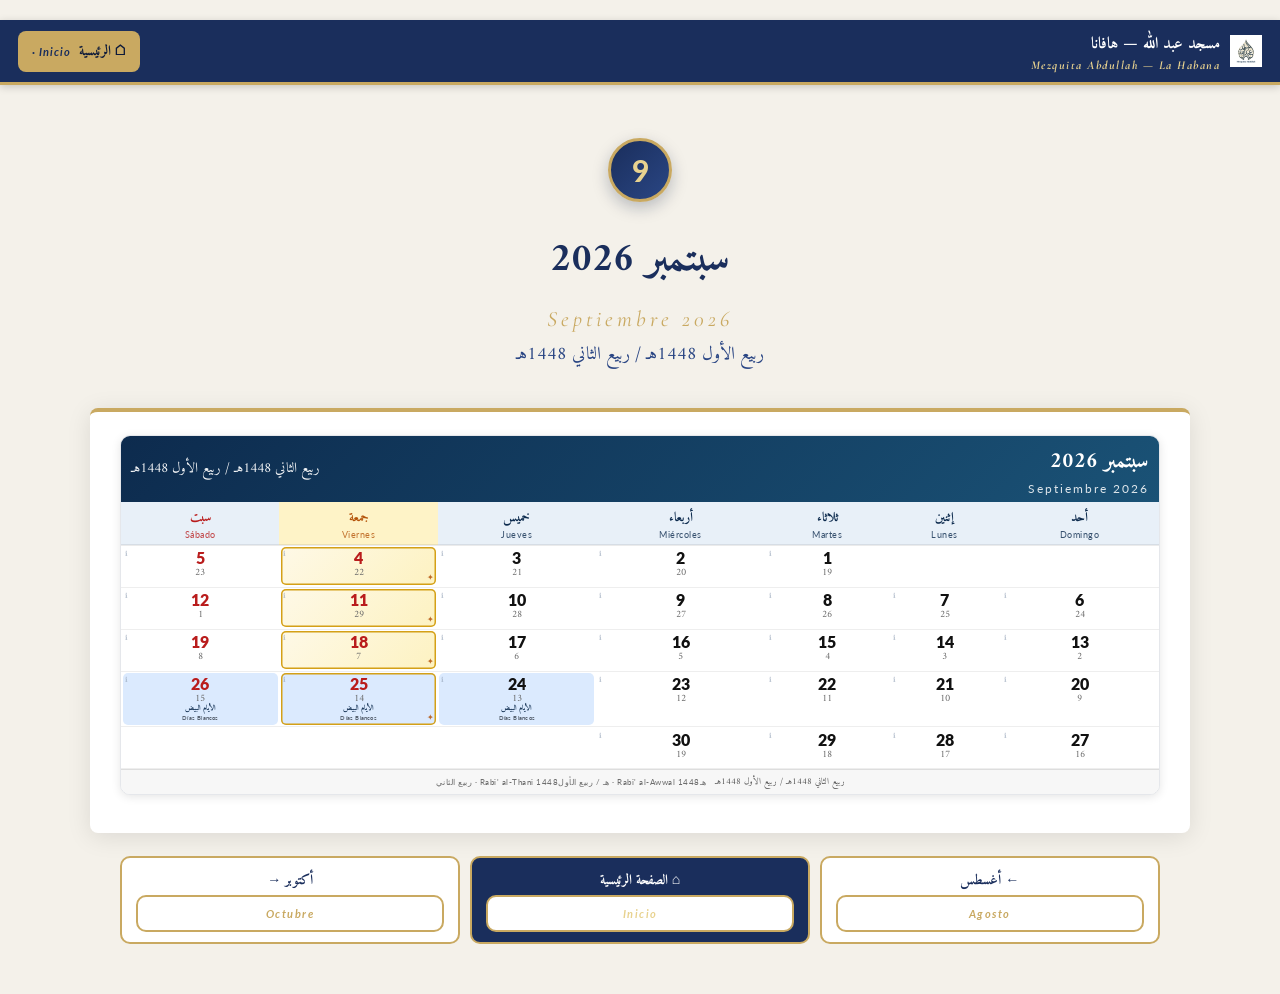
<file: september.html>
<!DOCTYPE html>
<html lang="ar" dir="rtl">
<head>
<meta charset="UTF-8">
<meta name="viewport" content="width=device-width, initial-scale=1.0">
<title>سبتمبر / Septiembre 2026 | مسجد عبد الله — هافانا | Mezquita Abdullah</title>
<link rel="icon" type="image/png" href="logo.png">
<link rel="preconnect" href="https://fonts.googleapis.com">
<link rel="preconnect" href="https://fonts.gstatic.com" crossorigin>
<link href="https://fonts.googleapis.com/css2?family=Amiri:ital,wght@0,400;0,700;1,400&family=Scheherazade+New:wght@400;600;700&family=Lato:wght@300;400;700;900&family=Cormorant+Garamond:ital,wght@0,400;0,600;0,700;1,400&display=swap" rel="stylesheet">
<style>

* { margin: 0; padding: 0; box-sizing: border-box; }
html, body {
  background: #e8eaed;
  font-family: 'Amiri', 'Scheherazade New', 'Lato', serif;
  color: #1a1a1a;
  direction: rtl;
}
body { padding: 20px 0; }

/* ========== PAGE ========== */
.page {
  width: 420mm;
  min-height: 297mm;
  background: #fff;
  margin: 0 auto 20px;
  padding: 10mm;
  page-break-after: always;
  box-shadow: 0 4px 20px rgba(0,0,0,0.12);
  position: relative;
  overflow: hidden;
}

/* ========== COVER PAGE ========== */
.cover-page {
  background:
    radial-gradient(ellipse at top, #1a3a6c 0%, #0d2b4e 50%, #061a30 100%);
  color: #f7e9c4;
  display: flex;
  flex-direction: column;
  align-items: center;
  justify-content: center;
  text-align: center;
  padding: 30mm 20mm;
}
.cover-page::before {
  content: "";
  position: absolute; inset: 8mm;
  border: 3px double #c9a45c;
  border-radius: 6px;
  pointer-events: none;
  box-shadow: inset 0 0 0 2px rgba(201,164,92,0.25);
}
.cover-page::after {
  content: "";
  position: absolute; inset: 0;
  background:
    repeating-linear-gradient(45deg, transparent 0 18px, rgba(201,164,92,0.04) 18px 19px),
    repeating-linear-gradient(-45deg, transparent 0 18px, rgba(201,164,92,0.04) 18px 19px);
  pointer-events: none;
}
.cover-inner { position: relative; z-index: 2; max-width: 320mm; }
.basmala {
  font-family: 'Amiri', serif;
  font-size: 36px;
  color: #f3d27a;
  margin-bottom: 18mm;
  text-shadow: 0 2px 8px rgba(0,0,0,0.4);
}
.cover-crescent {
  font-size: 78px;
  color: #f0c860;
  margin-bottom: 6mm;
  filter: drop-shadow(0 4px 12px rgba(240,200,96,0.4));
}
.cover-mosque-ar {
  font-family: 'Amiri', serif;
  font-size: 76px;
  font-weight: 700;
  color: #fff;
  letter-spacing: 4px;
  text-shadow: 0 4px 14px rgba(0,0,0,0.5);
  margin-bottom: 6mm;
  line-height: 1.1;
}
.cover-mosque-es {
  font-family: 'Cormorant Garamond', serif;
  font-size: 44px;
  font-weight: 600;
  color: #f3d27a;
  letter-spacing: 6px;
  font-style: italic;
  direction: ltr;
  margin-bottom: 14mm;
}
.cover-divider {
  width: 220mm;
  height: 28px;
  margin: 6mm auto 12mm;
  background:
    linear-gradient(to right, transparent, #c9a45c 20%, #c9a45c 80%, transparent);
  -webkit-mask: radial-gradient(circle at center, transparent 8px, #000 9px),
                linear-gradient(#000,#000);
  -webkit-mask-composite: source-over;
  mask: radial-gradient(circle at center, transparent 8px, #000 9px),
        linear-gradient(#000,#000);
  position: relative;
}
.cover-divider::before, .cover-divider::after {
  content: "✦";
  position: absolute; top: 0;
  color: #f0c860; font-size: 22px;
}
.cover-divider::before { left: -2mm; }
.cover-divider::after { right: -2mm; }
.cover-title-ar {
  font-family: 'Amiri', serif;
  font-size: 48px;
  font-weight: 700;
  color: #f7e9c4;
  margin-bottom: 4mm;
  letter-spacing: 2px;
}
.cover-title-es {
  font-family: 'Cormorant Garamond', serif;
  font-size: 30px;
  font-weight: 500;
  color: #d4b475;
  font-style: italic;
  direction: ltr;
  margin-bottom: 16mm;
}
.cover-year {
  font-family: 'Lato', sans-serif;
  font-size: 120px;
  font-weight: 900;
  color: #fff;
  line-height: 1;
  letter-spacing: 12px;
  text-shadow: 0 6px 20px rgba(0,0,0,0.5);
  margin: 8mm 0;
}
.cover-hijri {
  font-family: 'Amiri', serif;
  font-size: 32px;
  color: #f0c860;
  font-weight: 700;
  letter-spacing: 3px;
  margin-bottom: 20mm;
}
.cover-location {
  font-family: 'Cormorant Garamond', serif;
  font-size: 20px;
  color: #d4b475;
  direction: ltr;
  font-style: italic;
  letter-spacing: 4px;
}
.cover-location .sep { margin: 0 8px; color: #c9a45c; }

/* ========== CALENDAR PAGES HEADER ========== */
.page-header {
  background: linear-gradient(135deg, #0d2b4e 0%, #1a4a7a 50%, #0d2b4e 100%);
  color: #fff;
  padding: 5mm 8mm;
  border-radius: 10px;
  margin-bottom: 5mm;
  display: flex;
  align-items: center;
  justify-content: space-between;
  position: relative;
  overflow: hidden;
}
.page-header::before {
  content: "";
  position: absolute; inset: 0;
  background: repeating-linear-gradient(45deg, transparent 0 20px, rgba(201,164,92,0.06) 20px 21px);
}
.ph-mosque { display: flex; flex-direction: column; gap: 2px; position: relative; z-index: 2; }
.ph-mosque-ar { font-family: 'Amiri', serif; font-size: 26px; font-weight: 700; color: #f7e9c4; letter-spacing: 2px; }
.ph-mosque-es { font-family: 'Cormorant Garamond', serif; font-size: 16px; color: #d4b475; direction: ltr; font-style: italic; letter-spacing: 3px; }
.ph-section { display: flex; flex-direction: column; gap: 2px; text-align: center; position: relative; z-index: 2; }
.ph-section-ar { font-family: 'Amiri', serif; font-size: 28px; font-weight: 700; color: #fff; }
.ph-section-es { font-family: 'Lato', sans-serif; font-size: 14px; color: #f0c860; direction: ltr; letter-spacing: 4px; font-weight: 300; }
.ph-year { font-family: 'Lato', sans-serif; font-size: 28px; font-weight: 900; color: #f0c860; letter-spacing: 3px; position: relative; z-index: 2; }

/* ========== MONTHS GRID (4 per page) ========== */
.months-grid-4 {
  display: grid;
  grid-template-columns: repeat(2, 1fr);
  grid-template-rows: repeat(2, 1fr);
  gap: 5mm;
  height: calc(297mm - 32mm);
}

.month-block {
  border-radius: 10px;
  overflow: hidden;
  box-shadow: 0 2px 10px rgba(0,0,0,0.10);
  border: 2px solid #d8d8d8;
  background: #fff;
  display: flex;
  flex-direction: column;
}
.month-block.sacred {
  border-color: #c9a45c;
  box-shadow: 0 2px 12px rgba(201,164,92,0.25);
}
.month-block.ramadan {
  border-color: #15803d;
  box-shadow: 0 2px 12px rgba(21,128,61,0.20);
}

.month-head {
  padding: 6px 10px;
  text-align: center;
  display: flex;
  align-items: center;
  justify-content: space-between;
}
.month-block:not(.sacred):not(.ramadan) .month-head { background: linear-gradient(135deg, #0d2b4e, #1a5276); color: #fff; }
.month-block.sacred .month-head { background: linear-gradient(135deg, #6B4F12, #b88a2a); color: #fff; }
.month-block.ramadan .month-head { background: linear-gradient(135deg, #0f4c2a, #1a7a43); color: #fff; }
.month-greg-name { display: flex; flex-direction: column; align-items: flex-start; }
.month-greg-name .m-ar { font-family: 'Amiri', serif; font-size: 22px; font-weight: 700; }
.month-greg-name .m-es { font-family: 'Lato', sans-serif; font-size: 12px; font-weight: 400; opacity: 0.85; direction: ltr; letter-spacing: 2px; }
.month-hijri-name { text-align: left; }
.month-hijri-name .m-ar { font-family: 'Amiri', serif; font-size: 14px; opacity: 0.95; display: block; }

.cal-table { width: 100%; border-collapse: collapse; flex: 1; }
.cal-table th {
  padding: 4px 2px;
  text-align: center;
  font-size: 11px;
  font-weight: 700;
  border-bottom: 2px solid rgba(0,0,0,0.08);
  vertical-align: middle;
}
.cal-table th .wd-ar { font-family: 'Amiri', serif; font-size: 13px; display: block; }
.cal-table th .wd-es { font-family: 'Lato', sans-serif; font-size: 8.5px; font-weight: 400; opacity: 0.8; direction: ltr; letter-spacing: 0.5px; display: block; margin-top: 1px; }
.month-block:not(.sacred):not(.ramadan) .cal-table th { background: #e8f0f8; color: #0d2b4e; }
.month-block.sacred .cal-table th { background: #fef3cd; color: #6B4F12; }
.month-block.ramadan .cal-table th { background: #d4edda; color: #0f4c2a; }
.cal-table th.fri { color: #b45309 !important; background: #fef3c7 !important; }
.cal-table th.sat { color: #b91c1c !important; }

.cal-table td {
  padding: 1.5px;
  text-align: center;
  vertical-align: top;
  border-bottom: 0.5px solid #eee;
}

.day-cell {
  display: flex;
  flex-direction: column;
  align-items: center;
  border-radius: 5px;
  padding: 3px 2px;
  min-height: 38px;
  position: relative;
  cursor: pointer;
  transition: transform 0.12s ease, box-shadow 0.12s ease;
}
.day-cell:hover {
  transform: translateY(-1px);
  box-shadow: 0 3px 10px rgba(0,0,0,0.18);
  z-index: 5;
}
.info-dot {
  position: absolute;
  top: 1px;
  inset-inline-end: 2px;
  font-size: 7px;
  color: #94a3b8;
  opacity: 0.6;
}
.day-cell:hover .info-dot { color: #0d2b4e; opacity: 1; }

.g-num { font-family: 'Lato', sans-serif; font-size: 16px; font-weight: 800; line-height: 1; color: #111; }
.h-num { font-family: 'Amiri', serif; font-size: 10px; color: #666; line-height: 1.1; margin-top: 1px; }
.ev-label {
  font-size: 7px;
  line-height: 1.15;
  text-align: center;
  font-weight: 600;
  max-width: 99%;
  margin-top: 1px;
}
.ev-ar { font-family: 'Amiri', serif; font-size: 7.5px; color: #0d2b4e; }
.ev-es { font-family: 'Lato', sans-serif; font-size: 6px; color: #4b5563; direction: ltr; opacity: 0.9; letter-spacing: 0.2px; }
.ev-label.mini { font-size: 6.5px; }

/* Day type backgrounds */
.dc-eid        { background: linear-gradient(135deg, #ffd966, #ffe88a) !important; }
.dc-eid2       { background: #fff3a0 !important; }
.dc-holy       { background: linear-gradient(135deg, #ede0f8, #dcc6f3) !important; }
.dc-fast-start { background: #c6f0d3 !important; }
.dc-arafah     { background: linear-gradient(135deg, #b7f3c4, #88e0a0) !important; }
.dc-ramadan    { background: #edf7ed; }
.dc-sacred     { background: #fef8e8; }
.dc-white      { background: #dbeafe !important; }
.dc-new-year   { background: #fce4ec !important; }

/* Friday highlight (gold frame) — applied on top */
.day-cell.is-friday {
  background: linear-gradient(135deg, #fef9e7, #fdf2c1);
  box-shadow: inset 0 0 0 1.5px #d4a017;
}
.day-cell.is-friday::after {
  content: "✦";
  position: absolute;
  bottom: 0px; inset-inline-start: 2px;
  color: #b45309;
  font-size: 8px;
  opacity: 0.85;
}
/* Friday + Ramadan etc keep their own bg via specificity (Friday adds frame only) */
.day-cell.is-friday.dc-ramadan { background: linear-gradient(135deg, #edf7ed, #d6f0d6); }
.day-cell.is-friday.dc-sacred  { background: linear-gradient(135deg, #fef8e8, #fbeec4); }
.day-cell.is-friday.dc-white   { background: linear-gradient(135deg, #dbeafe, #c5e0ff); }

/* Last ten Ramadan — deep emerald glow */
.day-cell.is-last10 {
  background: linear-gradient(135deg, #047857, #065f46) !important;
  color: #fff !important;
  box-shadow: inset 0 0 0 1.5px #fbbf24, 0 0 8px rgba(4,120,87,0.45);
}
.day-cell.is-last10 .g-num { color: #fff !important; }
.day-cell.is-last10 .h-num { color: #fde68a !important; }
.day-cell.is-last10 .ev-ar { color: #fef3c7 !important; }
.day-cell.is-last10 .ev-es { color: #fef3c7 !important; }
.day-cell.is-last10 .info-dot { color: #fde68a !important; opacity: 1; }
/* Laylat al-Qadr override */
.day-cell.is-last10.dc-holy {
  background: linear-gradient(135deg, #5b21b6, #7c3aed) !important;
  box-shadow: inset 0 0 0 2px #fbbf24, 0 0 12px rgba(124,58,237,0.5);
}

/* Ten Dhul-Hijjah — warm gold→green */
.day-cell.is-tendh {
  background: linear-gradient(135deg, #b8923a, #16a34a) !important;
  color: #fff !important;
  box-shadow: inset 0 0 0 1.5px #fde68a, 0 0 6px rgba(184,146,58,0.40);
}
.day-cell.is-tendh .g-num { color: #fff !important; }
.day-cell.is-tendh .h-num { color: #fef3c7 !important; }
.day-cell.is-tendh .ev-ar, .day-cell.is-tendh .ev-es { color: #fffbeb !important; }
.day-cell.is-tendh .info-dot { color: #fff !important; opacity: 1; }
/* Arafah / Adha keep their special background */
.day-cell.is-tendh.dc-arafah { background: linear-gradient(135deg, #15803d, #16a34a) !important; box-shadow: inset 0 0 0 2px #fbbf24, 0 0 10px rgba(22,163,74,0.5); }
.day-cell.is-tendh.dc-eid { background: linear-gradient(135deg, #d4a017, #ffd700) !important; color: #5b3a00 !important; box-shadow: inset 0 0 0 2px #92400e, 0 0 10px rgba(212,160,23,0.5); }
.day-cell.is-tendh.dc-eid .g-num { color: #5b3a00 !important; }
.day-cell.is-tendh.dc-eid .h-num { color: #7c3a00 !important; }
.day-cell.is-tendh.dc-eid .ev-ar, .day-cell.is-tendh.dc-eid .ev-es { color: #5b3a00 !important; }

.fri .g-num, .sat .g-num { color: #b91c1c; }

.month-footer {
  background: #f7f7f7;
  text-align: center;
  padding: 4px 6px;
  font-size: 9px;
  color: #555;
  border-top: 1px solid #ddd;
  display: flex;
  justify-content: center;
  align-items: center;
  gap: 8px;
}
.month-footer .ftr-es { font-family: 'Lato', sans-serif; direction: ltr; font-size: 8px; opacity: 0.85; letter-spacing: 0.5px; }

.page-footer {
  position: absolute;
  bottom: 4mm;
  left: 10mm;
  right: 10mm;
  text-align: center;
  font-size: 10px;
  color: #6b7280;
  padding-top: 4px;
  border-top: 1px solid #e5e7eb;
  display: flex;
  align-items: center;
  justify-content: center;
  gap: 8px;
  font-family: 'Amiri', 'Lato', serif;
}
.page-footer .dot { color: #c9a45c; }

/* ========== MODAL ========== */
.modal-overlay {
  position: fixed;
  inset: 0;
  background: rgba(10,20,40,0.65);
  backdrop-filter: blur(4px);
  -webkit-backdrop-filter: blur(4px);
  display: none;
  align-items: center;
  justify-content: center;
  z-index: 1000;
  padding: 20px;
  /* السماح بالتمرير على overlay عندما يكون المحتوى أطول من الشاشة */
  overflow-y: auto;
  -webkit-overflow-scrolling: touch;
  overscroll-behavior: contain;
}
.modal-overlay.active { display: flex; }
.modal {
  background: #fff;
  width: min(420px, 100%);
  max-height: 85vh;
  /* استخدام dvh عند توفره للتعامل مع شريط المتصفح المتحرك على الهاتف */
  max-height: 85dvh;
  display: flex;
  flex-direction: column;
  border-radius: 16px;
  border: 3px solid #c9a45c;
  box-shadow: 0 20px 60px rgba(0,0,0,0.4);
  position: relative;
  overflow: hidden; /* الحفاظ على الحواف المستديرة */
  animation: modalIn 0.25s ease-out;
  /* منع backdrop-filter من إفساد التمرير للعناصر الداخلية */
  will-change: transform, opacity;
}
@keyframes modalIn {
  from { opacity: 0; transform: translateY(20px) scale(0.96); }
  to { opacity: 1; transform: translateY(0) scale(1); }
}
.modal-header {
  background: linear-gradient(135deg, #0d2b4e, #1a4a7a);
  color: #fff;
  padding: 20px 28px;
  padding-inline-end: 60px; /* مساحة لزر الإغلاق */
  border-radius: 13px 13px 0 0;
  position: relative;
  flex-shrink: 0; /* الهيدر ثابت لا يُضغط */
}
.modal-close {
  position: absolute;
  top: 12px;
  inset-inline-end: 14px;
  width: 36px; height: 36px;
  border-radius: 50%;
  background: rgba(255,255,255,0.2);
  border: 1.5px solid rgba(255,255,255,0.3);
  color: #fff;
  font-size: 22px;
  cursor: pointer;
  display: flex; align-items: center; justify-content: center;
  transition: background 0.15s;
  z-index: 5;
  -webkit-tap-highlight-color: transparent;
  touch-action: manipulation;
}
.modal-close:hover { background: rgba(255,255,255,0.3); }
.modal-date-line {
  font-family: 'Lato', sans-serif;
  font-size: 14px;
  color: #f0c860;
  letter-spacing: 2px;
  margin-bottom: 4px;
}
.modal-title-ar { font-family: 'Amiri', serif; font-size: 28px; font-weight: 700; margin-bottom: 4px; }
.modal-title-es { font-family: 'Cormorant Garamond', serif; font-size: 18px; color: #d4b475; direction: ltr; font-style: italic; letter-spacing: 2px; }
.modal-section { margin-bottom: 18px; }
.modal-section h4 {
  font-family: 'Amiri', serif;
  font-size: 15px;
  color: #0d2b4e;
  margin-bottom: 6px;
  padding-bottom: 4px;
  border-bottom: 2px solid #c9a45c;
  display: inline-block;
}
.modal-section .es-label { font-family: 'Lato', sans-serif; font-size: 11px; color: #6b7280; direction: ltr; margin-left: 6px; }
.modal-section p.ar { font-family: 'Amiri', serif; font-size: 18px; line-height: 1.8; color: #1f2937; }
.modal-section p.es { font-family: 'Lato', sans-serif; font-size: 14px; line-height: 1.6; color: #374151; direction: ltr; text-align: left; margin-top: 8px; padding-inline-start: 12px; border-inline-start: 3px solid #c9a45c; }
/* جسم النافذة هو المنطقة القابلة للتمرير */
.modal-body {
  padding: 22px 28px;
  overflow-y: auto;
  -webkit-overflow-scrolling: touch;
  overscroll-behavior: contain;
  flex: 1 1 auto;
  min-height: 0; /* مهم لـ flex children حتى يعمل scroll */
}
.modal-footer {
  flex-shrink: 0;
}
.modal-quote {
  background: linear-gradient(135deg, #fef9e7, #fef3c7);
  border-radius: 10px;
  padding: 18px 22px;
  border: 1.5px solid #d4a017;
  margin-top: 10px;
}
.modal-quote .q-ar {
  font-family: 'Amiri', serif;
  font-size: 22px;
  line-height: 1.9;
  color: #5b3a00;
  text-align: center;
  font-weight: 600;
}
.modal-quote .q-es {
  font-family: 'Cormorant Garamond', serif;
  font-size: 15px;
  line-height: 1.55;
  color: #6b4f12;
  direction: ltr;
  text-align: center;
  font-style: italic;
  margin-top: 10px;
  padding-top: 10px;
  border-top: 1px dashed #d4a017;
}
.modal-quote .q-ref {
  font-family: 'Lato', sans-serif;
  font-size: 12px;
  color: #92400e;
  text-align: center;
  margin-top: 8px;
  letter-spacing: 1px;
}
.modal-footer {
  padding: 14px 28px;
  text-align: center;
  font-family: 'Amiri', serif;
  font-size: 13px;
  color: #6b7280;
  border-top: 1px solid #e5e7eb;
}
.modal-footer .es { font-family: 'Lato', sans-serif; font-size: 11px; direction: ltr; color: #9ca3af; }

/* ========== COMPACT LEGEND (under calendar) ========== */
.legend-compact {
  margin-top: 3mm;
  padding: 2.5mm 3mm;
  background: linear-gradient(135deg, #f8fafc, #f1f5f9);
  border-radius: 6px;
  border: 1px solid #e2e8f0;
}
.legend-title-small {
  text-align: center;
  font-family: 'Amiri', serif;
  font-size: 11px;
  font-weight: 700;
  color: #0d2b4e;
  margin-bottom: 2mm;
}
.legend-grid-small {
  display: flex;
  flex-wrap: wrap;
  gap: 1.2mm 2.5mm;
  justify-content: center;
}
.legend-chip {
  display: inline-flex;
  align-items: center;
  gap: 3px;
  padding: 1.5px 5px;
  border-radius: 14px;
  border: 1px solid #cbd5e1;
  background: #fff;
  font-size: 8px;
}
.legend-chip .swatch {
  width: 8px;
  height: 8px;
  border-radius: 2px;
  flex-shrink: 0;
  border: 1px solid rgba(0,0,0,0.15);
}
.legend-chip .swatch.dc-eid { background: linear-gradient(135deg, #ffd966, #ffe88a); }
.legend-chip .swatch.dc-eid2 { background: #fff3a0; }
.legend-chip .swatch.dc-holy { background: linear-gradient(135deg, #ede0f8, #dcc6f3); }
.legend-chip .swatch.dc-fast-start { background: #c6f0d3; }
.legend-chip .swatch.dc-arafah { background: linear-gradient(135deg, #b7f3c4, #88e0a0); }
.legend-chip .swatch.dc-ramadan { background: #edf7ed; }
.legend-chip .swatch.dc-sacred { background: #fef8e8; }
.legend-chip .swatch.dc-white { background: #dbeafe; }
.legend-chip .swatch.dc-new-year { background: #fce4ec; }
.legend-chip .swatch.is-friday { background: linear-gradient(135deg, #fef9e7, #fdf2c1); box-shadow: inset 0 0 0 1px #d4a017; }
.legend-chip .swatch.is-last10 { background: linear-gradient(135deg, #047857, #065f46); }
.legend-chip .swatch.is-tendh { background: linear-gradient(135deg, #b8923a, #16a34a); }
.legend-chip .text {
  font-family: 'Amiri', serif;
  font-size: 8px;
  color: #334155;
  white-space: nowrap;
}

/* ========== COMPACT EVENTS TABLE ========== */
.events-page {
  background: #fff;
  padding: 5mm 6mm;
  max-height: 100mm;
}
.events-title {
  text-align: center;
  font-family: 'Amiri', serif;
  font-size: 16px;
  font-weight: 700;
  color: #0d2b4e;
  margin-bottom: 1mm;
  letter-spacing: 1px;
}
.events-subtitle {
  text-align: center;
  font-family: 'Cormorant Garamond', serif;
  font-size: 10px;
  color: #c9a45c;
  direction: ltr;
  font-style: italic;
  letter-spacing: 1.5px;
  margin-bottom: 3mm;
}
.events-table-wrap { overflow-x: auto; max-width: 92%; margin: 0 auto; }
.events-table {
  width: 100%;
  border-collapse: collapse;
  font-family: 'Amiri', 'Lato', serif;
  font-size: 9px;
  table-layout: fixed;
}
.events-table th {
  background: linear-gradient(135deg, #0d2b4e, #1a4a7a);
  color: #fff;
  padding: 4px 3px;
  text-align: center;
  font-family: 'Amiri', serif;
  font-size: 10px;
  font-weight: 700;
  border: 1px solid #0d2b4e;
}
.events-table th .es { font-family: 'Lato', sans-serif; font-size: 7px; font-weight: 400; opacity: 0.85; direction: ltr; display: block; margin-top: 1px; letter-spacing: 0.3px; }
.events-table td {
  padding: 3px 3px;
  border: 1px solid #e5e7eb;
  text-align: center;
  vertical-align: middle;
}
.events-table tr:nth-child(even) { background: #f8fafc; }
.events-table tr:hover { background: #eef6ff; }
.events-table .ev-name-ar { font-family: 'Amiri', serif; font-size: 10px; font-weight: 700; color: #0d2b4e; }
.events-table .ev-name-es { font-family: 'Lato', sans-serif; font-size: 8px; color: #6b7280; direction: ltr; display: block; margin-top: 1px; }
.events-table .date-greg { font-family: 'Lato', sans-serif; font-size: 9px; color: #374151; direction: ltr; }
.events-table .date-hijri { font-family: 'Amiri', serif; font-size: 9px; color: #92400e; }
.events-table col:first-child { width: 44%; }
.events-table col:nth-child(2) { width: 28%; }
.events-table col:nth-child(3) { width: 28%; }

/* ========== MODAL MOBILE FIXES ========== */
@media (max-width: 640px) {
  /* تعطيل blur على الهاتف (يسبب lag ومشاكل تمرير على iOS/Android القديم) */
  .modal-overlay {
    padding: 10px;
    align-items: flex-start; /* لصق بالأعلى لتجنب قطع المحتوى الطويل */
    justify-content: center;
    backdrop-filter: none;
    -webkit-backdrop-filter: none;
    background: rgba(10,20,40,0.78);
    /* استخدام dvh لتجنب مشاكل شريط العنوان المتحرك */
    height: 100vh;
    height: 100dvh;
    overflow-y: auto;
    -webkit-overflow-scrolling: touch;
    overscroll-behavior: contain;
    /* تجنب إيماءات التمرير في الخلفية */
    touch-action: pan-y;
  }
  .modal-overlay.active {
    display: flex;
  }
  .modal {
    width: 100%;
    max-width: 460px;
    margin: 12px auto;
    /* الارتفاع الأقصى: استخدام dvh لتفادي قفز شريط المتصفح */
    max-height: calc(100dvh - 24px);
    max-height: calc(100vh - 24px); /* fallback */
    border-radius: 14px;
    border-width: 2px;
    position: relative;
    /* مهم: نضمن أن العنصر لا يتأثر بـ transform بعد انتهاء الأنيميشن */
    display: flex;
    flex-direction: column;
    overflow: hidden;
  }
  /* استخدام dvh في المتصفحات الحديثة فقط */
  @supports (height: 100dvh) {
    .modal { max-height: calc(100dvh - 24px); }
  }
  .modal-header {
    padding: 14px 18px;
    padding-inline-end: 54px;
    border-radius: 12px 12px 0 0;
    flex-shrink: 0;
  }
  .modal-close {
    width: 38px; height: 38px;       /* أكبر للضغط السهل (≥ 38px) */
    font-size: 20px;
    top: 8px;
    inset-inline-end: 8px;
    background: rgba(255,255,255,0.28);
    border: 1.5px solid rgba(255,255,255,0.45);
    box-shadow: 0 2px 6px rgba(0,0,0,0.25);
  }
  .modal-date-line { font-size: 11px; letter-spacing: 1px; }
  .modal-title-ar { font-size: 20px; }
  .modal-title-es { font-size: 14px; }
  .modal-body {
    padding: 14px 18px 18px;
    overflow-y: auto;
    -webkit-overflow-scrolling: touch;
    overscroll-behavior: contain;
    flex: 1 1 auto;
    min-height: 0;
  }
  .modal-section { margin-bottom: 12px; }
  .modal-section h4 { font-size: 13px; }
  .modal-section p.ar { font-size: 15px; }
  .modal-section p.es { font-size: 12px; }
  .modal-quote { padding: 12px 14px; }
  .modal-quote .q-ar { font-size: 16px; line-height: 1.85; }
  .modal-quote .q-es { font-size: 13px; }
  .modal-footer {
    padding: 10px 18px;
    font-size: 11px;
    flex-shrink: 0;
  }
}

/* === تحسين الوضع الأفقي (Landscape) على الهاتف === */
@media (max-width: 900px) and (orientation: landscape) and (max-height: 500px) {
  .modal-overlay { padding: 6px; align-items: flex-start; }
  .modal {
    max-height: calc(100dvh - 12px);
    max-height: calc(100vh - 12px);
    margin: 6px auto;
  }
  .modal-header { padding: 10px 16px; padding-inline-end: 50px; }
  .modal-title-ar { font-size: 18px; margin-bottom: 2px; }
  .modal-title-es { font-size: 12px; }
  .modal-date-line { font-size: 10px; margin-bottom: 2px; }
  .modal-close { width: 34px; height: 34px; font-size: 18px; top: 6px; inset-inline-end: 6px; }
  .modal-body { padding: 10px 16px; }
  .modal-section { margin-bottom: 10px; }
  .modal-quote { padding: 10px 12px; }
  .modal-footer { padding: 8px 16px; }
}

/* === دعم الشاشات الصغيرة جداً === */
@media (max-width: 360px) {
  .modal-header { padding: 12px 14px; padding-inline-end: 50px; }
  .modal-body { padding: 12px 14px; }
  .modal-title-ar { font-size: 18px; }
  .modal-section p.ar { font-size: 14px; }
  .modal-quote .q-ar { font-size: 15px; }
}

/* ========== PRINT ========== */
@media print {
  body { background: #fff; padding: 0; }
  .page { box-shadow: none; margin: 0; page-break-after: always; }
  .info-dot { display: none !important; }
  .modal-overlay { display: none !important; }
  .day-cell { cursor: default; }
  .day-cell:hover { transform: none; box-shadow: none; }
}

@page { size: A3 landscape; margin: 0; }


/* ===== New theme: navy + gold from mosque logo ===== */
:root{
  --navy:#1a2e5c;
  --navy-dark:#0d1a3a;
  --navy-light:#2a4684;
  --gold:#c9a961;
  --gold-light:#e8d28f;
  --cream:#fbf8f1;
}
html, body { background:#f4f1ea; }
/* Override cover gradients on new index */
.home-hero{
  background: linear-gradient(135deg, #ffffff 0%, #fbf8f1 60%, #f1eadb 100%);
  color: var(--navy);
  text-align:center;
  padding: 24mm 16mm 18mm;
  border-bottom: 4px solid var(--gold);
  position:relative;
}
.home-hero::before{
  content:""; position:absolute; inset: 5mm; pointer-events:none;
  border: 2px solid rgba(201,169,97,0.45); border-radius: 8px;
}
.home-logo{
  width: 160px; height: 160px; object-fit: contain;
  margin: 0 auto 6mm; display:block;
  filter: drop-shadow(0 6px 18px rgba(26,46,92,0.18));
}
.home-mosque-ar{
  font-family:'Amiri', serif; font-size: 44px; font-weight:700;
  color: var(--navy); letter-spacing: 3px; margin-bottom: 4mm;
}
.home-mosque-es{
  font-family:'Cormorant Garamond', serif; font-size: 26px; font-weight:600;
  color: var(--gold); font-style: italic; letter-spacing: 4px;
  direction:ltr; margin-bottom: 6mm;
}
.home-title-ar{
  font-family:'Amiri', serif; font-size: 30px; color: var(--navy-dark);
  margin-bottom: 2mm;
}
.home-title-es{
  font-family:'Cormorant Garamond', serif; font-size: 18px; color: var(--navy-light);
  direction:ltr; letter-spacing: 3px; font-style:italic; margin-bottom: 4mm;
}
.home-year{
  font-family:'Lato', sans-serif; font-size: 42px; font-weight:900;
  color: var(--gold); letter-spacing: 8px;
}
.home-hijri{
  font-family:'Amiri', serif; font-size: 22px; color: var(--navy);
  margin-top: 2mm;
}

/* Notice banner */
.home-notice{
  margin: 8mm auto 4mm;
  max-width: 92%;
  background: linear-gradient(135deg, #fff9e6, #fef3c7);
  border: 2px solid var(--gold);
  border-radius: 10px;
  padding: 14px 20px;
  text-align:center;
  box-shadow: 0 4px 12px rgba(201,169,97,0.18);
}
.home-notice .ar{
  font-family:'Amiri', serif; font-size: 18px; font-weight:700;
  color: var(--navy-dark); display:block; margin-bottom: 4px;
}
.home-notice .es{
  font-family:'Lato', sans-serif; font-size: 13px; color: var(--navy);
  direction: ltr; display:block; font-style: italic;
}
.home-notice .icon{ font-size: 22px; color: var(--gold); margin: 0 6px; vertical-align:middle; }

/* Buttons grid */
.months-section{
  padding: 8mm 10mm 12mm;
  background: #fff;
}
.months-section-title{
  text-align:center;
  font-family:'Amiri', serif; font-size: 26px; font-weight:700;
  color: var(--navy); margin-bottom: 2mm;
}
.months-section-title-es{
  text-align:center;
  font-family:'Cormorant Garamond', serif; font-size: 15px;
  color: var(--gold); direction: ltr; letter-spacing: 3px;
  font-style:italic; margin-bottom: 8mm;
}
.months-buttons{
  display: grid;
  grid-template-columns: repeat(4, 1fr);
  gap: 14px;
  max-width: 980px;
  margin: 0 auto;
}
.month-btn{
  display:flex; flex-direction:column; align-items:center; justify-content:center;
  background: linear-gradient(135deg, var(--navy) 0%, var(--navy-light) 100%);
  color: #fff;
  text-decoration: none;
  border-radius: 12px;
  padding: 18px 10px;
  border: 2px solid var(--gold);
  box-shadow: 0 4px 12px rgba(13,26,58,0.25);
  transition: transform .18s ease, box-shadow .18s ease, background .18s ease;
  cursor: pointer;
  position: relative;
  overflow: hidden;
}
.month-btn::before{
  content: ""; position: absolute; top: 0; left: 0; right: 0; height: 4px;
  background: linear-gradient(90deg, transparent, var(--gold-light), transparent);
}
.month-btn:hover{
  transform: translateY(-3px);
  box-shadow: 0 10px 22px rgba(13,26,58,0.35);
  background: linear-gradient(135deg, var(--navy-light) 0%, var(--navy) 100%);
}
.month-btn .num{
  font-family:'Lato', sans-serif; font-size: 28px; font-weight: 900;
  color: var(--gold-light);
  background: rgba(0,0,0,0.18);
  width: 44px; height: 44px; border-radius: 50%;
  display: flex; align-items:center; justify-content:center;
  margin-bottom: 8px;
  border: 1.5px solid var(--gold);
}
.month-btn .ar{
  font-family:'Amiri', serif; font-size: 20px; font-weight:700;
  color: #fff; margin-bottom: 2px;
}
.month-btn .es{
  font-family:'Lato', sans-serif; font-size: 12px;
  color: var(--gold-light); direction: ltr; letter-spacing: 1.5px;
  text-transform: uppercase;
}

@media (max-width: 900px){
  .months-buttons{ grid-template-columns: repeat(3, 1fr); }
  .home-mosque-ar{ font-size: 32px; }
  .home-mosque-es{ font-size: 20px; }
  .home-logo{ width: 120px; height: 120px; }
}
@media (max-width: 560px){
  .months-buttons{ grid-template-columns: repeat(2, 1fr); }
  .home-hero{ padding: 14mm 6mm; }
  .home-mosque-ar{ font-size: 26px; }
  .home-year{ font-size: 32px; }
}

/* Month page header back-button */
.back-bar{
  background: var(--navy);
  color: #fff;
  padding: 10px 18px;
  display: flex; align-items: center; justify-content: space-between;
  gap: 12px;
  border-bottom: 3px solid var(--gold);
  position: sticky; top: 0; z-index: 50;
  box-shadow: 0 2px 8px rgba(0,0,0,0.18);
}
.back-bar .brand{
  display:flex; align-items:center; gap:10px;
  font-family:'Amiri', serif; font-weight:700; font-size: 16px;
}
.back-bar .brand img{ width: 32px; height: 32px; object-fit: contain; }
.back-bar .brand .es{
  font-family:'Cormorant Garamond', serif; font-style:italic;
  font-size: 12px; color: var(--gold-light); direction: ltr;
  display: block; letter-spacing: 1.5px;
}
.back-btn{
  background: var(--gold);
  color: var(--navy-dark);
  border: none;
  padding: 8px 14px;
  border-radius: 8px;
  font-family: 'Amiri', 'Lato', serif;
  font-weight: 700;
  font-size: 14px;
  cursor: pointer;
  text-decoration: none;
  display: inline-flex; align-items: center; gap: 8px;
  transition: transform .15s, background .15s;
}
.back-btn:hover{ background: var(--gold-light); transform: translateY(-1px); }
.back-btn .es{
  font-family:'Lato', sans-serif; font-style:italic;
  font-size: 11px; color: var(--navy); direction:ltr; letter-spacing:1px;
}

.month-page-title{
  text-align:center;
  padding: 14mm 10mm 4mm;
}
.month-page-title .num-badge{
  display:inline-flex; align-items:center; justify-content:center;
  width: 64px; height: 64px; border-radius: 50%;
  background: linear-gradient(135deg, var(--navy), var(--navy-light));
  color: var(--gold-light);
  font-family:'Lato', sans-serif; font-size: 30px; font-weight:900;
  border: 3px solid var(--gold);
  margin: 0 auto 6mm;
  box-shadow: 0 6px 16px rgba(13,26,58,0.25);
}
.month-page-title .ar{
  font-family:'Amiri', serif; font-size: 40px; font-weight:700;
  color: var(--navy); display:block; margin-bottom: 3mm;
}
.month-page-title .es{
  font-family:'Cormorant Garamond', serif; font-size: 22px;
  color: var(--gold); direction: ltr; letter-spacing: 4px;
  font-style: italic; display:block; margin-bottom: 2mm;
}
.month-page-title .hijri{
  font-family:'Amiri', serif; font-size: 18px; color: var(--navy-light);
  display:block;
}

/* Adjust single-month page wrapper */
.single-month-wrap{
  background: #fff;
  width: 100%;
  max-width: 1100px;
  margin: 6mm auto;
  padding: 6mm 8mm 10mm;
  box-shadow: 0 4px 24px rgba(0,0,0,0.10);
  border-radius: 8px;
  border-top: 4px solid var(--gold);
}
.single-month-wrap .month-block{
  break-inside: avoid;
  border: 1px solid #e5e7eb;
}

/* Inter-month navigation */
.month-nav{
  display:flex; justify-content:space-between; align-items:center;
  max-width: 1100px; margin: 6mm auto 8mm; padding: 0 8mm;
  gap: 10px;
}
.month-nav a, .month-nav span{
  flex: 1;
  text-align: center;
  background: #fff;
  border: 2px solid var(--gold);
  color: var(--navy);
  padding: 10px 14px;
  border-radius: 10px;
  text-decoration: none;
  font-family:'Amiri', serif;
  font-weight: 700;
  font-size: 14px;
  transition: background .15s, transform .15s;
}
.month-nav a:hover{ background: var(--gold-light); transform: translateY(-1px); }
.month-nav .home-link{
  background: var(--navy); color: #fff;
}
.month-nav .home-link:hover{ background: var(--navy-light); color: #fff; }
.month-nav .es{
  display:block; font-family:'Lato', sans-serif; font-size: 11px;
  direction: ltr; color: var(--gold); letter-spacing:1.5px;
  font-style: italic; margin-top: 2px;
}
.month-nav .home-link .es{ color: var(--gold-light); }
.month-nav span.disabled{ opacity: 0.4; cursor: not-allowed; background:#f3f4f6; }

/* Print: hide back-bar & nav buttons */
@media print {
  .back-bar, .month-nav, .home-notice { display: none !important; }
}

</style>
</head>
<body>

<div class="back-bar">
  <div class="brand">
    <img src="logo.png" alt="logo">
    <div>
      مسجد عبد الله — هافانا
      <span class="es">Mezquita Abdullah — La Habana</span>
    </div>
  </div>
  <a class="back-btn" href="index.html">⌂ الرئيسية <span class="es">· Inicio</span></a>
</div>

<div class="month-page-title">
  <div class="num-badge">9</div>
  <span class="ar">سبتمبر 2026</span>
  <span class="es">Septiembre 2026</span>
  <span class="hijri">ربيع الأول 1448هـ / ربيع الثاني 1448هـ</span>
</div>

<div class="single-month-wrap">
  <div class="month-block "><div class="month-head"><div class="month-greg-name"><span class="m-ar">سبتمبر 2026</span><span class="m-es">Septiembre 2026</span></div><div class="month-hijri-name"><span class="m-ar">ربيع الثاني 1448هـ / ربيع الأول 1448هـ</span></div></div><table class="cal-table"><tr><th class=""><span class="wd-ar">أحد</span><span class="wd-es">Domingo</span></th><th class=""><span class="wd-ar">إثنين</span><span class="wd-es">Lunes</span></th><th class=""><span class="wd-ar">ثلاثاء</span><span class="wd-es">Martes</span></th><th class=""><span class="wd-ar">أربعاء</span><span class="wd-es">Miércoles</span></th><th class=""><span class="wd-ar">خميس</span><span class="wd-es">Jueves</span></th><th class="fri"><span class="wd-ar">جمعة</span><span class="wd-es">Viernes</span></th><th class="sat"><span class="wd-ar">سبت</span><span class="wd-es">Sábado</span></th></tr><tr><td></td><td></td><td><div class="day-cell" data-date="2026-09-01" data-info="regular" data-weekday="2" data-g="1" data-h="19"><span class="info-dot">ℹ</span><span class="g-num">1</span><span class="h-num">19</span></div></td><td><div class="day-cell" data-date="2026-09-02" data-info="regular" data-weekday="3" data-g="2" data-h="20"><span class="info-dot">ℹ</span><span class="g-num">2</span><span class="h-num">20</span></div></td><td><div class="day-cell" data-date="2026-09-03" data-info="regular" data-weekday="4" data-g="3" data-h="21"><span class="info-dot">ℹ</span><span class="g-num">3</span><span class="h-num">21</span></div></td><td><div class="day-cell fri is-friday" data-date="2026-09-04" data-info="friday" data-weekday="5" data-g="4" data-h="22"><span class="info-dot">ℹ</span><span class="g-num">4</span><span class="h-num">22</span></div></td><td><div class="day-cell sat" data-date="2026-09-05" data-info="regular" data-weekday="6" data-g="5" data-h="23"><span class="info-dot">ℹ</span><span class="g-num">5</span><span class="h-num">23</span></div></td></tr><tr><td><div class="day-cell" data-date="2026-09-06" data-info="regular" data-weekday="0" data-g="6" data-h="24"><span class="info-dot">ℹ</span><span class="g-num">6</span><span class="h-num">24</span></div></td><td><div class="day-cell" data-date="2026-09-07" data-info="regular" data-weekday="1" data-g="7" data-h="25"><span class="info-dot">ℹ</span><span class="g-num">7</span><span class="h-num">25</span></div></td><td><div class="day-cell" data-date="2026-09-08" data-info="regular" data-weekday="2" data-g="8" data-h="26"><span class="info-dot">ℹ</span><span class="g-num">8</span><span class="h-num">26</span></div></td><td><div class="day-cell" data-date="2026-09-09" data-info="regular" data-weekday="3" data-g="9" data-h="27"><span class="info-dot">ℹ</span><span class="g-num">9</span><span class="h-num">27</span></div></td><td><div class="day-cell" data-date="2026-09-10" data-info="regular" data-weekday="4" data-g="10" data-h="28"><span class="info-dot">ℹ</span><span class="g-num">10</span><span class="h-num">28</span></div></td><td><div class="day-cell fri is-friday" data-date="2026-09-11" data-info="friday" data-weekday="5" data-g="11" data-h="29"><span class="info-dot">ℹ</span><span class="g-num">11</span><span class="h-num">29</span></div></td><td><div class="day-cell sat" data-date="2026-09-12" data-info="regular" data-weekday="6" data-g="12" data-h="1"><span class="info-dot">ℹ</span><span class="g-num">12</span><span class="h-num">1</span></div></td></tr><tr><td><div class="day-cell" data-date="2026-09-13" data-info="regular" data-weekday="0" data-g="13" data-h="2"><span class="info-dot">ℹ</span><span class="g-num">13</span><span class="h-num">2</span></div></td><td><div class="day-cell" data-date="2026-09-14" data-info="regular" data-weekday="1" data-g="14" data-h="3"><span class="info-dot">ℹ</span><span class="g-num">14</span><span class="h-num">3</span></div></td><td><div class="day-cell" data-date="2026-09-15" data-info="regular" data-weekday="2" data-g="15" data-h="4"><span class="info-dot">ℹ</span><span class="g-num">15</span><span class="h-num">4</span></div></td><td><div class="day-cell" data-date="2026-09-16" data-info="regular" data-weekday="3" data-g="16" data-h="5"><span class="info-dot">ℹ</span><span class="g-num">16</span><span class="h-num">5</span></div></td><td><div class="day-cell" data-date="2026-09-17" data-info="regular" data-weekday="4" data-g="17" data-h="6"><span class="info-dot">ℹ</span><span class="g-num">17</span><span class="h-num">6</span></div></td><td><div class="day-cell fri is-friday" data-date="2026-09-18" data-info="friday" data-weekday="5" data-g="18" data-h="7"><span class="info-dot">ℹ</span><span class="g-num">18</span><span class="h-num">7</span></div></td><td><div class="day-cell sat" data-date="2026-09-19" data-info="regular" data-weekday="6" data-g="19" data-h="8"><span class="info-dot">ℹ</span><span class="g-num">19</span><span class="h-num">8</span></div></td></tr><tr><td><div class="day-cell" data-date="2026-09-20" data-info="regular" data-weekday="0" data-g="20" data-h="9"><span class="info-dot">ℹ</span><span class="g-num">20</span><span class="h-num">9</span></div></td><td><div class="day-cell" data-date="2026-09-21" data-info="regular" data-weekday="1" data-g="21" data-h="10"><span class="info-dot">ℹ</span><span class="g-num">21</span><span class="h-num">10</span></div></td><td><div class="day-cell" data-date="2026-09-22" data-info="regular" data-weekday="2" data-g="22" data-h="11"><span class="info-dot">ℹ</span><span class="g-num">22</span><span class="h-num">11</span></div></td><td><div class="day-cell" data-date="2026-09-23" data-info="regular" data-weekday="3" data-g="23" data-h="12"><span class="info-dot">ℹ</span><span class="g-num">23</span><span class="h-num">12</span></div></td><td><div class="day-cell dc-white" data-date="2026-09-24" data-info="white_days" data-weekday="4" data-g="24" data-h="13"><span class="info-dot">ℹ</span><span class="g-num">24</span><span class="h-num">13</span><span class="ev-label ev-ar">الأيام البيض</span><span class="ev-label ev-es">Días Blancos</span></div></td><td><div class="day-cell dc-white fri is-friday" data-date="2026-09-25" data-info="white_days" data-weekday="5" data-g="25" data-h="14"><span class="info-dot">ℹ</span><span class="g-num">25</span><span class="h-num">14</span><span class="ev-label ev-ar">الأيام البيض</span><span class="ev-label ev-es">Días Blancos</span></div></td><td><div class="day-cell dc-white sat" data-date="2026-09-26" data-info="white_days" data-weekday="6" data-g="26" data-h="15"><span class="info-dot">ℹ</span><span class="g-num">26</span><span class="h-num">15</span><span class="ev-label ev-ar">الأيام البيض</span><span class="ev-label ev-es">Días Blancos</span></div></td></tr><tr><td><div class="day-cell" data-date="2026-09-27" data-info="regular" data-weekday="0" data-g="27" data-h="16"><span class="info-dot">ℹ</span><span class="g-num">27</span><span class="h-num">16</span></div></td><td><div class="day-cell" data-date="2026-09-28" data-info="regular" data-weekday="1" data-g="28" data-h="17"><span class="info-dot">ℹ</span><span class="g-num">28</span><span class="h-num">17</span></div></td><td><div class="day-cell" data-date="2026-09-29" data-info="regular" data-weekday="2" data-g="29" data-h="18"><span class="info-dot">ℹ</span><span class="g-num">29</span><span class="h-num">18</span></div></td><td><div class="day-cell" data-date="2026-09-30" data-info="regular" data-weekday="3" data-g="30" data-h="19"><span class="info-dot">ℹ</span><span class="g-num">30</span><span class="h-num">19</span></div></td><td></td><td></td><td></td></tr></table><div class="month-footer"><span>ربيع الثاني 1448هـ / ربيع الأول 1448هـ</span><span class="ftr-es">ربيع الثاني · Rabi&#x27; al-Thani 1448هـ / ربيع الأول · Rabi&#x27; al-Awwal 1448هـ</span></div></div>
</div>

<div class="month-nav">
  <a href="august.html">← أغسطس <span class="es">Agosto</span></a>
  <a class="home-link" href="index.html">⌂ الصفحة الرئيسية <span class="es">Inicio</span></a>
  <a href="october.html">أكتوبر → <span class="es">Octubre</span></a>
</div>

<!-- Modal -->
<!-- ===================== MODAL ===================== -->
<div class="modal-overlay" id="dayModal" role="dialog" aria-modal="true" aria-labelledby="modalTitle">
  <div class="modal" role="document">
    <div class="modal-header">
      <button class="modal-close" id="modalClose" aria-label="إغلاق / Cerrar">✕</button>
      <div class="modal-date-line" id="modalDate">—</div>
      <div class="modal-title-ar" id="modalTitleAr">—</div>
      <div class="modal-title-es" id="modalTitleEs">—</div>
    </div>
    <div class="modal-body">
      <div class="modal-section">
        <h4>فضل اليوم <span class="es-label">· Virtud del día</span></h4>
        <p class="ar" id="modalVirtueAr">—</p>
        <p class="es" id="modalVirtueEs">—</p>
      </div>
      <div class="modal-section">
        <h4>من القرآن أو السنة <span class="es-label">· Del Corán o la Sunna</span></h4>
        <div class="modal-quote">
          <div class="q-ar" id="modalQuoteAr">—</div>
          <div class="q-es" id="modalQuoteEs">—</div>
          <div class="q-ref" id="modalQuoteRef">—</div>
        </div>
      </div>

<script>
const INFO = {"friday": {"title_ar": "يوم الجمعة - سيد الأيام", "title_es": "Viernes - El Señor de los Días", "virtue_ar": "يوم الجمعة سيّد الأيام عند الله، فيه ساعة لا يوافقها مسلم يدعو الله إلا استجاب له، وتُغفر فيه الذنوب من جمعة إلى جمعة.", "virtue_es": "El viernes es el mejor de los días ante Allah. En él hay una hora en que si un musulmán pide a Allah, Le será concedido; y los pecados son perdonados de un viernes a otro.", "quote_ar": "«خَيْرُ يَوْمٍ طَلَعَتْ عَلَيْهِ الشَّمْسُ يَوْمُ الْجُمُعَةِ، فِيهِ خُلِقَ آدَمُ، وَفِيهِ أُدْخِلَ الْجَنَّةَ، وَفِيهِ أُخْرِجَ مِنْهَا»", "quote_es": "«El mejor día sobre el que sale el sol es el viernes: en él fue creado Adán, en él entró al Paraíso y en él salió de él».", "ref": "رواه مسلم · Sahih Muslim"}, "white_days": {"title_ar": "الأيام البيض (13-14-15 من كل شهر هجري)", "title_es": "Días Blancos (13, 14, 15 de cada mes Hijri)", "virtue_ar": "صيام الأيام البيض من السنن المؤكدة عن النبي ﷺ، يعدل صيام ثلاثة أيام منها صيام الشهر، فإذا داومتَ عليها كان كصيام الدهر.", "virtue_es": "Ayunar los Días Blancos es una Sunna establecida del Profeta ﷺ. Tres días de ayuno equivalen a ayunar el mes; quien los mantiene es como si ayunara todo el año.", "quote_ar": "«صِيَامُ ثَلَاثَةِ أَيَّامٍ مِنْ كُلِّ شَهْرٍ صِيَامُ الدَّهْرِ، أَيَّامُ الْبِيضِ: صَبِيحَةَ ثَلَاثَ عَشْرَةَ، وَأَرْبَعَ عَشْرَةَ، وَخَمْسَ عَشْرَةَ»", "quote_es": "«Ayunar tres días de cada mes equivale a ayunar todo el tiempo: los días blancos, las mañanas del 13, 14 y 15».", "ref": "رواه النسائي · An-Nasa'i"}, "isra_miraj": {"title_ar": "ليلة الإسراء والمعراج", "title_es": "Al-Isra wal-Mi'raj (Viaje Nocturno y Ascensión)", "virtue_ar": "في هذه الليلة أَسْرَى الله بنبيه محمد ﷺ من المسجد الحرام إلى المسجد الأقصى، ثم عُرج به إلى السماوات العلا، وفُرضت في تلك الليلة الصلوات الخمس.", "virtue_es": "En esta noche Allah llevó a Su Profeta Muhammad ﷺ desde la Mezquita Sagrada hasta la Mezquita al-Aqsa, y luego lo elevó a los cielos. Fueron prescritas las cinco oraciones diarias.", "quote_ar": "{سُبْحَانَ الَّذِي أَسْرَى بِعَبْدِهِ لَيْلًا مِنَ الْمَسْجِدِ الْحَرَامِ إِلَى الْمَسْجِدِ الْأَقْصَى الَّذِي بَارَكْنَا حَوْلَهُ لِنُرِيَهُ مِنْ آيَاتِنَا}", "quote_es": "«¡Glorificado sea Quien hizo viajar de noche a Su siervo desde la Mezquita Sagrada hasta la Mezquita al-Aqsa, cuyos alrededores hemos bendecido, para mostrarle parte de Nuestros signos!»", "ref": "الإسراء: 1 · Corán 17:1"}, "nisf_shaban": {"title_ar": "ليلة النصف من شعبان", "title_es": "Mitad de Sha'ban", "virtue_ar": "ليلة مباركة يُستحب فيها الإكثار من الطاعة والاستغفار، وصيام يومها من جملة الأيام البيض المستحبة.", "virtue_es": "Una noche bendita en la que se recomienda multiplicar la adoración y el arrepentimiento, y ayunar el día como parte de los Días Blancos.", "quote_ar": "«إِنَّ اللَّهَ لَيَطَّلِعُ فِي لَيْلَةِ النِّصْفِ مِنْ شَعْبَانَ، فَيَغْفِرُ لِجَمِيعِ خَلْقِهِ، إِلَّا لِمُشْرِكٍ أَوْ مُشَاحِنٍ»", "quote_es": "«Allah desciende [con Su Misericordia] en la noche de la mitad de Sha'ban y perdona a toda Su creación, excepto al que asocia a otro con Él o al que guarda rencor».", "ref": "رواه ابن ماجه · Ibn Majah"}, "ramadan_start": {"title_ar": "أول شهر رمضان المبارك", "title_es": "Primer día del bendito mes de Ramadán", "virtue_ar": "يبدأ هنا شهر القرآن، شهر الصيام والقيام والرحمة والمغفرة والعتق من النار. تُفتح فيه أبواب الجنة وتُغلق أبواب النار وتُصفّد الشياطين.", "virtue_es": "Comienza el mes del Corán, del ayuno, las oraciones nocturnas, la misericordia, el perdón y la liberación del Fuego. Las puertas del Paraíso se abren, las del Infierno se cierran y los demonios son encadenados.", "quote_ar": "{شَهْرُ رَمَضَانَ الَّذِي أُنْزِلَ فِيهِ الْقُرْآنُ هُدًى لِلنَّاسِ وَبَيِّنَاتٍ مِنَ الْهُدَىٰ وَالْفُرْقَانِ}", "quote_es": "«El mes de Ramadán, en el cual fue revelado el Corán como guía para la humanidad y como pruebas claras de la guía y del criterio».", "ref": "البقرة: 185 · Corán 2:185"}, "ramadan": {"title_ar": "يوم من أيام رمضان المبارك", "title_es": "Día del bendito mes de Ramadán", "virtue_ar": "صيام رمضان ركن من أركان الإسلام، يُكفِّر الله به ما تقدم من الذنوب لمن صامه إيماناً واحتساباً، وتُضاعَف فيه الحسنات.", "virtue_es": "El ayuno de Ramadán es uno de los pilares del Islam; Allah perdona los pecados pasados de quien lo ayuna con fe y esperanza de recompensa, y las buenas acciones se multiplican.", "quote_ar": "«مَنْ صَامَ رَمَضَانَ إِيمَانًا وَاحْتِسَابًا غُفِرَ لَهُ مَا تَقَدَّمَ مِنْ ذَنْبِهِ»", "quote_es": "«Quien ayune Ramadán con fe y esperando la recompensa, sus pecados pasados serán perdonados».", "ref": "متفق عليه · Bukhari y Muslim"}, "last_ten_ramadan": {"title_ar": "العشر الأواخر من رمضان", "title_es": "Los últimos diez días de Ramadán", "virtue_ar": "أعظم عشرٍ في أعظم شهر؛ فيها ليلة القدر التي هي خير من ألف شهر. كان النبي ﷺ يجتهد فيها ما لا يجتهد في غيرها، ويعتكف فيها.", "virtue_es": "Los diez más grandes del mes más grande; en ellos está Laylat al-Qadr, mejor que mil meses. El Profeta ﷺ se esforzaba en ellos como en ningún otro momento y hacía i'tikaf (retiro).", "quote_ar": "«كَانَ النَّبِيُّ ﷺ إِذَا دَخَلَ الْعَشْرُ شَدَّ مِئْزَرَهُ، وَأَحْيَا لَيْلَهُ، وَأَيْقَظَ أَهْلَهُ»", "quote_es": "«Cuando comenzaban los últimos diez días, el Profeta ﷺ ceñía su cintura (para la adoración), pasaba la noche en vela y despertaba a su familia».", "ref": "متفق عليه · Bukhari y Muslim"}, "laylat_qadr": {"title_ar": "ليلة القدر", "title_es": "Laylat al-Qadr (Noche del Decreto)", "virtue_ar": "ليلة خير من ألف شهر، تتنزل فيها الملائكة والروح، يُغفر فيها للقائم إيماناً واحتساباً. تُلتمس في الوتر من العشر الأواخر.", "virtue_es": "Una noche mejor que mil meses; en ella descienden los ángeles y el Espíritu. Quien la pase en oración con fe y esperando la recompensa será perdonado. Se busca en las noches impares de los últimos diez.", "quote_ar": "{لَيْلَةُ الْقَدْرِ خَيْرٌ مِنْ أَلْفِ شَهْرٍ * تَنَزَّلُ الْمَلَائِكَةُ وَالرُّوحُ فِيهَا بِإِذْنِ رَبِّهِمْ مِنْ كُلِّ أَمْرٍ * سَلَامٌ هِيَ حَتَّىٰ مَطْلَعِ الْفَجْرِ}", "quote_es": "«La Noche del Decreto es mejor que mil meses. En ella descienden los ángeles y el Espíritu, con permiso de su Señor, para cumplir todo asunto. Es paz hasta el despuntar del alba».", "ref": "القدر: 3-5 · Corán 97:3-5"}, "eid_fitr": {"title_ar": "عيد الفطر المبارك", "title_es": "Eid al-Fitr Bendito", "virtue_ar": "أول أيام شوال، يوم فرحة المؤمنين بإتمام صيامهم. يُسنّ التكبير، والاغتسال، ولبس أحسن الثياب، وأداء صلاة العيد، وإخراج زكاة الفطر قبلها.", "virtue_es": "El primer día de Shawwal, día de alegría de los creyentes por completar su ayuno. Se recomienda el Takbir, el baño, vestir las mejores ropas, rezar la oración del Eid y dar el Zakat al-Fitr antes.", "quote_ar": "{وَلِتُكْمِلُوا الْعِدَّةَ وَلِتُكَبِّرُوا اللَّهَ عَلَىٰ مَا هَدَاكُمْ وَلَعَلَّكُمْ تَشْكُرُونَ}", "quote_es": "«Y para que completéis el número [de días] y para que glorifiquéis a Allah por haberos guiado, y para que seáis agradecidos».", "ref": "البقرة: 185 · Corán 2:185"}, "six_shawwal": {"title_ar": "ست من شوال", "title_es": "Seis días de Shawwal", "virtue_ar": "صيام ستة أيام من شوال بعد رمضان من السنن العظيمة، يعدل صيامُ رمضانَ معها صيامَ الدهر كله.", "virtue_es": "Ayunar seis días de Shawwal tras Ramadán es una gran Sunna; junto con el ayuno de Ramadán equivale al ayuno de todo el año.", "quote_ar": "«مَنْ صَامَ رَمَضَانَ ثُمَّ أَتْبَعَهُ سِتًّا مِنْ شَوَّالٍ كَانَ كَصِيَامِ الدَّهْرِ»", "quote_es": "«Quien ayune Ramadán y lo siga con seis días de Shawwal, es como si hubiera ayunado todo el tiempo».", "ref": "رواه مسلم · Sahih Muslim"}, "ten_dhulhijjah": {"title_ar": "عشر ذي الحجة", "title_es": "Los diez días de Dhul-Hijjah", "virtue_ar": "أفضل أيام الدنيا، أقسم الله بها في كتابه. العمل الصالح فيها أحب إلى الله من سواها. يُستحب فيها الصيام والذكر والتكبير والصدقة.", "virtue_es": "Los mejores días del mundo; Allah juró por ellos en Su Libro. Las buenas acciones en ellos son más amadas por Allah que en cualquier otro tiempo. Se recomiendan el ayuno, el dhikr, el Takbir y la caridad.", "quote_ar": "{وَالْفَجْرِ * وَلَيَالٍ عَشْرٍ} — «مَا مِنْ أَيَّامٍ الْعَمَلُ الصَّالِحُ فِيهِنَّ أَحَبُّ إِلَى اللَّهِ مِنْ هَذِهِ الْأَيَّامِ الْعَشْرِ»", "quote_es": "«¡Por el alba! ¡Y por las diez noches!» — «No hay días en que las buenas acciones sean más amadas por Allah que estos diez días».", "ref": "الفجر:1-2 · البخاري · Corán 89:1-2; Bukhari"}, "arafah": {"title_ar": "يوم عرفة", "title_es": "Día de Arafat", "virtue_ar": "أفضل أيام السنة، يوم إكمال الدين، يُكفّر الله بصيامه ذنوب سنتين: الماضية والآتية لغير الحاج. وفيه يباهي الله بأهل الموقف ملائكته.", "virtue_es": "El mejor día del año, día de la perfección del Dīn. Ayunarlo borra los pecados de dos años: el anterior y el siguiente, para quien no está en peregrinación. Allah se enorgullece de los peregrinos ante Sus ángeles.", "quote_ar": "«صِيَامُ يَوْمِ عَرَفَةَ، أَحْتَسِبُ عَلَى اللَّهِ أَنْ يُكَفِّرَ السَّنَةَ الَّتِي قَبْلَهُ وَالسَّنَةَ الَّتِي بَعْدَهُ»", "quote_es": "«El ayuno del día de Arafat — espero de Allah que borre los pecados del año anterior y del siguiente».", "ref": "رواه مسلم · Sahih Muslim"}, "eid_adha": {"title_ar": "عيد الأضحى المبارك", "title_es": "Eid al-Adha Bendito", "virtue_ar": "يوم النحر، أعظم أيام السنة عند الله. يُسنّ فيه التكبير وصلاة العيد والأضحية إحياءً لسنة إبراهيم عليه السلام.", "virtue_es": "El día del sacrificio, el más grande del año ante Allah. Se recomiendan el Takbir, la oración del Eid y el sacrificio (Udhiyah) reviviendo la Sunna de Ibrahim (la paz sea con él).", "quote_ar": "{فَصَلِّ لِرَبِّكَ وَانْحَرْ * إِنَّ شَانِئَكَ هُوَ الْأَبْتَرُ}", "quote_es": "«Reza, pues, a tu Señor y sacrifica. En verdad, quien te odia será el privado [de todo bien]».", "ref": "الكوثر: 2-3 · Corán 108:2-3"}, "tashreeq": {"title_ar": "أيام التشريق", "title_es": "Días de Tashriq", "virtue_ar": "أيام أكل وشرب وذكر لله. يُسنّ فيها التكبير دبر الصلوات، ولا يجوز صيامها إلا لمن لم يجد الهدي في الحج.", "virtue_es": "Días de comer, beber y recordar a Allah. Se recomienda el Takbir tras las oraciones, y no se ayunan excepto para quien no encontró el sacrificio en el Hajj.", "quote_ar": "«أَيَّامُ التَّشْرِيقِ أَيَّامُ أَكْلٍ وَشُرْبٍ وَذِكْرٍ لِلَّهِ»", "quote_es": "«Los días de Tashriq son días de comer, beber y recordar a Allah».", "ref": "رواه مسلم · Sahih Muslim"}, "hijri_new_year": {"title_ar": "رأس السنة الهجرية 1448هـ", "title_es": "Año Nuevo Hijri 1448", "virtue_ar": "ذكرى هجرة النبي ﷺ من مكة إلى المدينة، وبها بدأ التقويم الإسلامي. مناسبة للتأمل في معاني التضحية والثبات على الحق.", "virtue_es": "Conmemora la Hégira del Profeta ﷺ de La Meca a Medina, comienzo del calendario islámico. Ocasión para reflexionar sobre el sacrificio y la firmeza en la verdad.", "quote_ar": "{إِلَّا تَنْصُرُوهُ فَقَدْ نَصَرَهُ اللَّهُ إِذْ أَخْرَجَهُ الَّذِينَ كَفَرُوا ثَانِيَ اثْنَيْنِ إِذْ هُمَا فِي الْغَارِ إِذْ يَقُولُ لِصَاحِبِهِ لَا تَحْزَنْ إِنَّ اللَّهَ مَعَنَا}", "quote_es": "«Si no le auxiliáis, ya Allah le auxilió cuando los incrédulos le expulsaron, siendo el segundo de dos, cuando estaban ambos en la cueva, cuando decía a su compañero: ‹No te entristezcas, ciertamente Allah está con nosotros›».", "ref": "التوبة: 40 · Corán 9:40"}, "tasua": {"title_ar": "يوم تاسوعاء", "title_es": "Día de Tasu'a", "virtue_ar": "اليوم التاسع من محرم. يُستحب صيامه مع عاشوراء مخالفةً لليهود، كما أوصى به النبي ﷺ.", "virtue_es": "El noveno día de Muharram. Se recomienda ayunarlo junto con Ashura para diferenciarse de los judíos, tal como aconsejó el Profeta ﷺ.", "quote_ar": "«لَئِنْ بَقِيتُ إِلَى قَابِلٍ لَأَصُومَنَّ التَّاسِعَ»", "quote_es": "«Si vivo hasta el próximo año, ayunaré también el noveno [día]».", "ref": "رواه مسلم · Sahih Muslim"}, "ashura": {"title_ar": "يوم عاشوراء", "title_es": "Día de Ashura", "virtue_ar": "اليوم العاشر من محرم، نجّى الله فيه موسى وقومه من فرعون. صيامه يُكفّر ذنوب السنة الماضية.", "virtue_es": "El décimo día de Muharram; en él Allah salvó a Musa y su pueblo del Faraón. Su ayuno borra los pecados del año pasado.", "quote_ar": "«صِيَامُ يَوْمِ عَاشُورَاءَ، أَحْتَسِبُ عَلَى اللَّهِ أَنْ يُكَفِّرَ السَّنَةَ الَّتِي قَبْلَهُ»", "quote_es": "«El ayuno del día de Ashura — espero de Allah que borre los pecados del año anterior».", "ref": "رواه مسلم · Sahih Muslim"}, "mawlid": {"title_ar": "ذكرى المولد النبوي الشريف", "title_es": "Mawlid al-Nabi (Nacimiento del Profeta ﷺ)", "virtue_ar": "ذكرى ميلاد سيد الخلق محمد ﷺ. مناسبة للتذكير بسيرته العطرة وأخلاقه العظيمة والاقتداء به في كل حياتنا.", "virtue_es": "Aniversario del nacimiento del mejor de la creación, Muhammad ﷺ. Ocasión para recordar su noble biografía, su excelso carácter y seguir su ejemplo en toda nuestra vida.", "quote_ar": "{لَقَدْ كَانَ لَكُمْ فِي رَسُولِ اللَّهِ أُسْوَةٌ حَسَنَةٌ لِمَنْ كَانَ يَرْجُو اللَّهَ وَالْيَوْمَ الْآخِرَ وَذَكَرَ اللَّهَ كَثِيرًا}", "quote_es": "«Ciertamente, tenéis en el Mensajero de Allah un excelente ejemplo para quien tiene esperanza en Allah y en el Último Día, y recuerda mucho a Allah».", "ref": "الأحزاب: 21 · Corán 33:21"}, "sacred_month": {"title_ar": "الأشهر الحُرُم", "title_es": "Meses Sagrados", "virtue_ar": "هذا الشهر من الأشهر الحرم الأربعة: ذو القعدة، ذو الحجة، محرم، ورجب. تعظم فيها الحسنات وتتأكد فيها الطاعات.", "virtue_es": "Este mes es uno de los cuatro Meses Sagrados: Dhul-Qi'dah, Dhul-Hijjah, Muharram y Rajab. En ellos las buenas acciones se magnifican y se enfatiza la obediencia.", "quote_ar": "{إِنَّ عِدَّةَ الشُّهُورِ عِنْدَ اللَّهِ اثْنَا عَشَرَ شَهْرًا فِي كِتَابِ اللَّهِ يَوْمَ خَلَقَ السَّمَاوَاتِ وَالْأَرْضَ مِنْهَا أَرْبَعَةٌ حُرُمٌ}", "quote_es": "«El número de meses ante Allah es doce, en el Libro de Allah, desde el día en que creó los cielos y la tierra. Cuatro de ellos son sagrados».", "ref": "التوبة: 36 · Corán 9:36"}, "regular": {"title_ar": "يوم مبارك", "title_es": "Día bendito", "virtue_ar": "كل يوم هبة من الله، اجعله عامراً بذكر الله والعمل الصالح والإحسان إلى الناس.", "virtue_es": "Cada día es un regalo de Allah; llénalo con el recuerdo de Allah, las buenas obras y la bondad hacia los demás.", "quote_ar": "«اغْتَنِمْ خَمْسًا قَبْلَ خَمْسٍ: شَبَابَكَ قَبْلَ هَرَمِكَ، وَصِحَّتَكَ قَبْلَ سَقَمِكَ، وَغِنَاكَ قَبْلَ فَقْرِكَ، وَفَرَاغَكَ قَبْلَ شُغْلِكَ، وَحَيَاتَكَ قَبْلَ مَوْتِكَ»", "quote_es": "«Aprovecha cinco antes de otras cinco: tu juventud antes de tu vejez, tu salud antes de tu enfermedad, tu riqueza antes de tu pobreza, tu tiempo libre antes de tu ocupación y tu vida antes de tu muerte».", "ref": "رواه الحاكم · Al-Hakim"}};

const WEEKDAY_AR = ["أحد", "إثنين", "ثلاثاء", "أربعاء", "خميس", "جمعة", "سبت"];
const WEEKDAY_ES = ["Domingo", "Lunes", "Martes", "Miércoles", "Jueves", "Viernes", "Sábado"];
const GREG_AR = {
  1:"يناير",2:"فبراير",3:"مارس",4:"أبريل",5:"مايو",6:"يونيو",
  7:"يوليو",8:"أغسطس",9:"سبتمبر",10:"أكتوبر",11:"نوفمبر",12:"ديسمبر"
};
const GREG_ES = {
  1:"Enero",2:"Febrero",3:"Marzo",4:"Abril",5:"Mayo",6:"Junio",
  7:"Julio",8:"Agosto",9:"Septiembre",10:"Octubre",11:"Noviembre",12:"Diciembre"
};

const overlay = document.getElementById("dayModal");
const closeBtn = document.getElementById("modalClose");
const modalEl  = overlay.querySelector(".modal");
let  savedScrollY = 0;

function lockBodyScroll() {
  savedScrollY = window.scrollY || window.pageYOffset || 0;
  document.body.style.position = "fixed";
  document.body.style.top = `-${savedScrollY}px`;
  document.body.style.left = "0";
  document.body.style.right = "0";
  document.body.style.width = "100%";
  document.body.style.overflow = "hidden";
}

function unlockBodyScroll() {
  document.body.style.position = "";
  document.body.style.top = "";
  document.body.style.left = "";
  document.body.style.right = "";
  document.body.style.width = "";
  document.body.style.overflow = "";
  window.scrollTo(0, savedScrollY);
}

function openModal(cell) {
  const date = cell.dataset.date;
  const infoKey = cell.dataset.info || "regular";
  const wd = parseInt(cell.dataset.weekday, 10);
  const g = cell.dataset.g;
  const h = cell.dataset.h;
  const [yyyy, mm, dd] = date.split("-").map(Number);

  const info = INFO[infoKey] || INFO["regular"];

  document.getElementById("modalDate").innerHTML =
    `${WEEKDAY_AR[wd]} · ${WEEKDAY_ES[wd]} &nbsp;|&nbsp; ${dd} ${GREG_AR[mm]} ${yyyy} · ${dd} ${GREG_ES[mm]} ${yyyy} &nbsp;|&nbsp; ${h} هجري`;
  document.getElementById("modalTitleAr").textContent = info.title_ar;
  document.getElementById("modalTitleEs").textContent = info.title_es;
  document.getElementById("modalVirtueAr").textContent = info.virtue_ar;
  document.getElementById("modalVirtueEs").textContent = info.virtue_es;
  document.getElementById("modalQuoteAr").textContent = info.quote_ar;
  document.getElementById("modalQuoteEs").textContent = info.quote_es;
  document.getElementById("modalQuoteRef").textContent = info.ref;

  overlay.classList.add("active");
  lockBodyScroll();

  // إعادة ضبط موضع التمرير للأعلى داخل النافذة والجسم
  requestAnimationFrame(() => {
    if (modalEl) modalEl.scrollTop = 0;
    const body = modalEl ? modalEl.querySelector(".modal-body") : null;
    if (body) body.scrollTop = 0;
    overlay.scrollTop = 0;
    // إعطاء التركيز لزر الإغلاق لتحسين الوصولية
    try { closeBtn.focus({ preventScroll: true }); } catch(_) {}
  });
}

function closeModal() {
  overlay.classList.remove("active");
  unlockBodyScroll();
}

closeBtn.addEventListener("click", closeModal);
closeBtn.addEventListener("touchend", (e) => { e.preventDefault(); closeModal(); }, { passive: false });
overlay.addEventListener("click", (e) => { if (e.target === overlay) closeModal(); });
document.addEventListener("keydown", (e) => { if (e.key === "Escape" && overlay.classList.contains("active")) closeModal(); });

// إعادة حساب الأبعاد عند تغيير اتجاه الهاتف
window.addEventListener("orientationchange", () => {
  if (!overlay.classList.contains("active")) return;
  setTimeout(() => {
    if (modalEl) {
      // إجبار إعادة حساب الأبعاد
      modalEl.style.display = "none";
      // eslint-disable-next-line no-unused-expressions
      modalEl.offsetHeight;
      modalEl.style.display = "";
    }
  }, 120);
});

document.querySelectorAll(".day-cell[data-date]").forEach(cell => {
  cell.addEventListener("click", () => openModal(cell));
});
</script>
</body>
</html>
</file>
